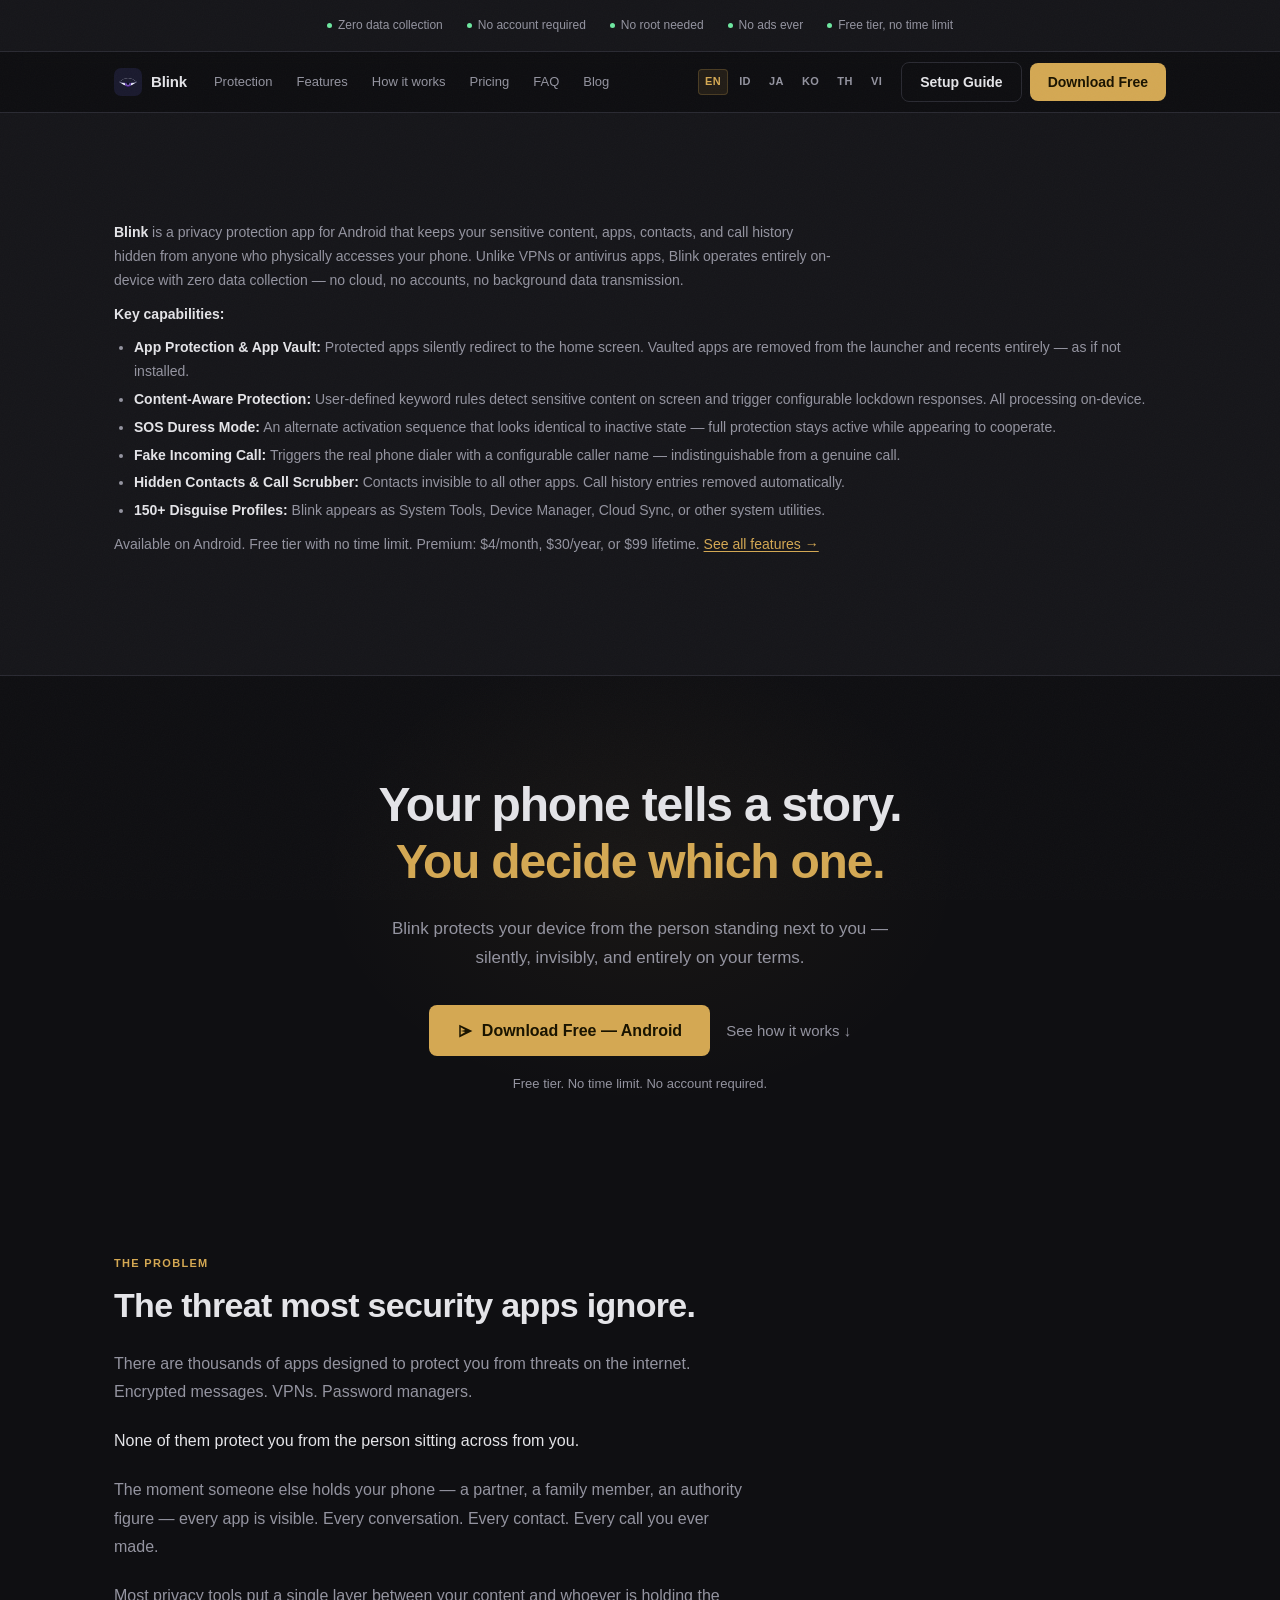
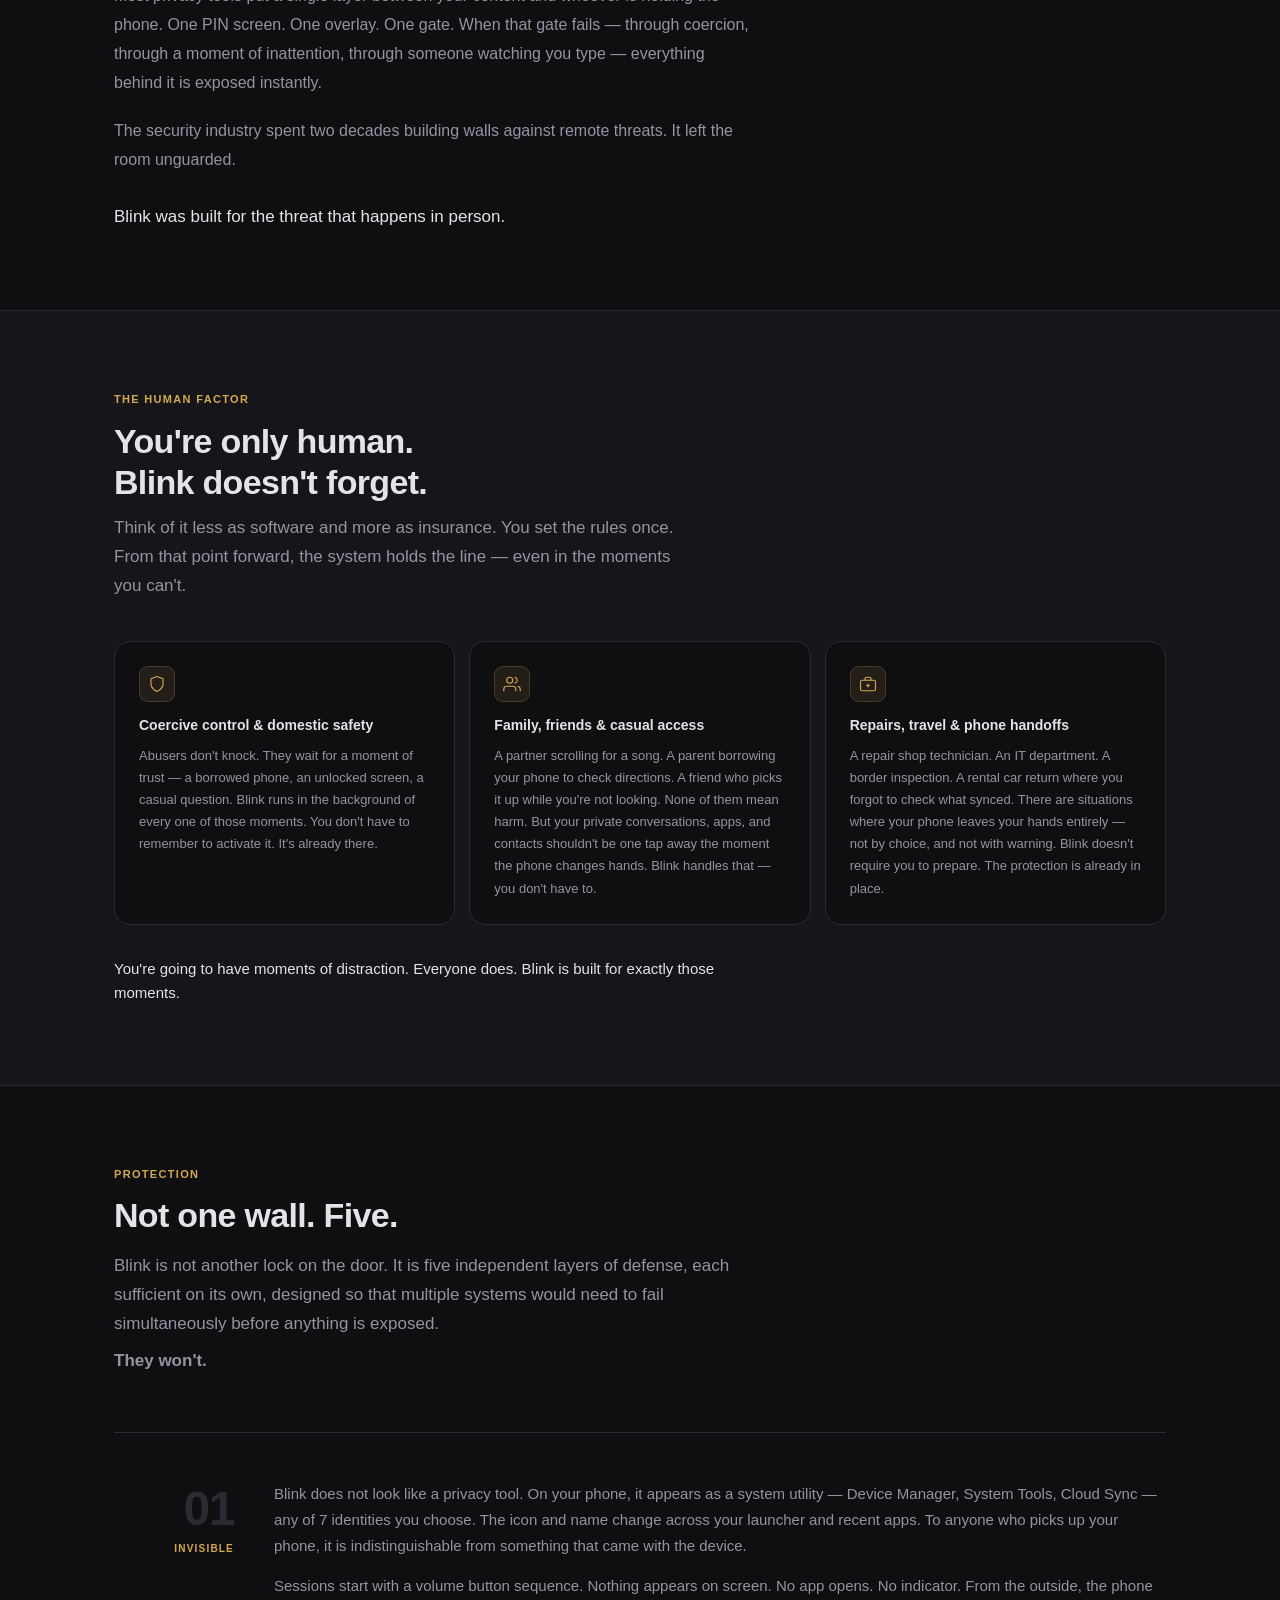
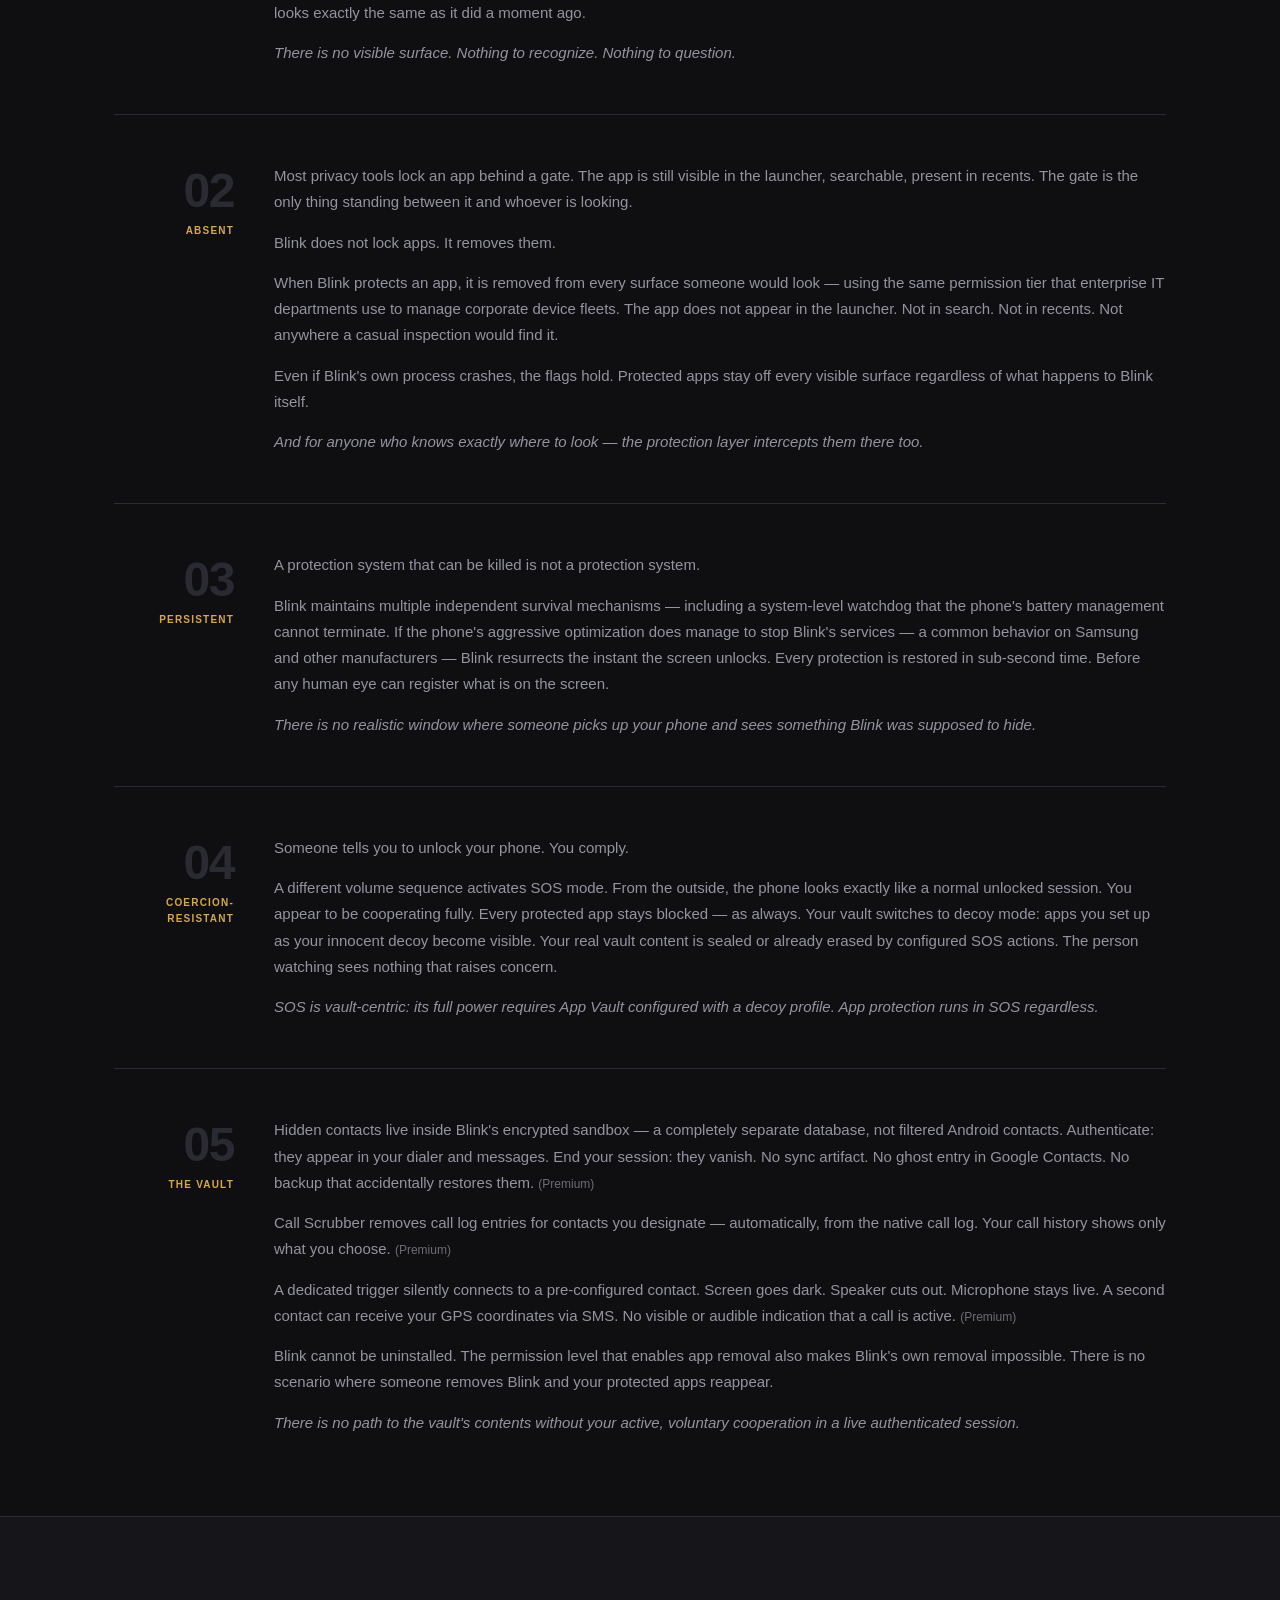
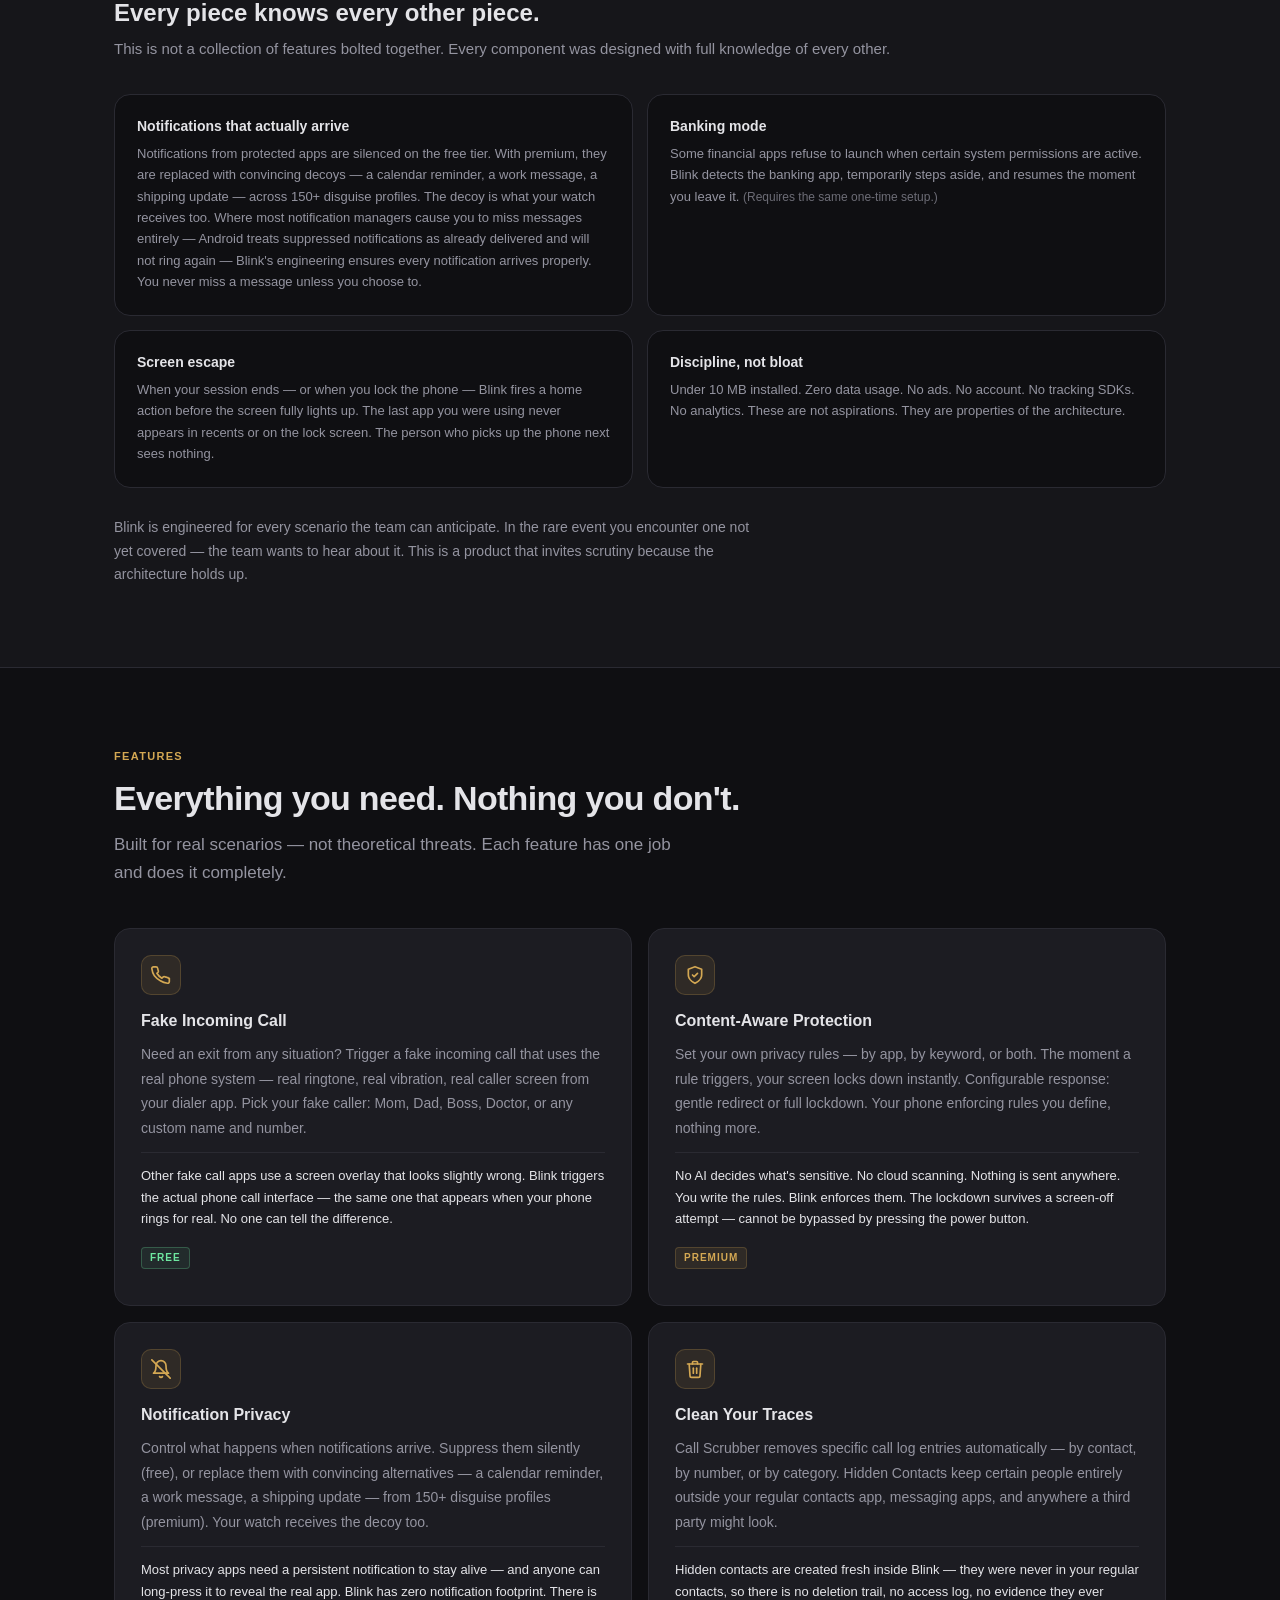
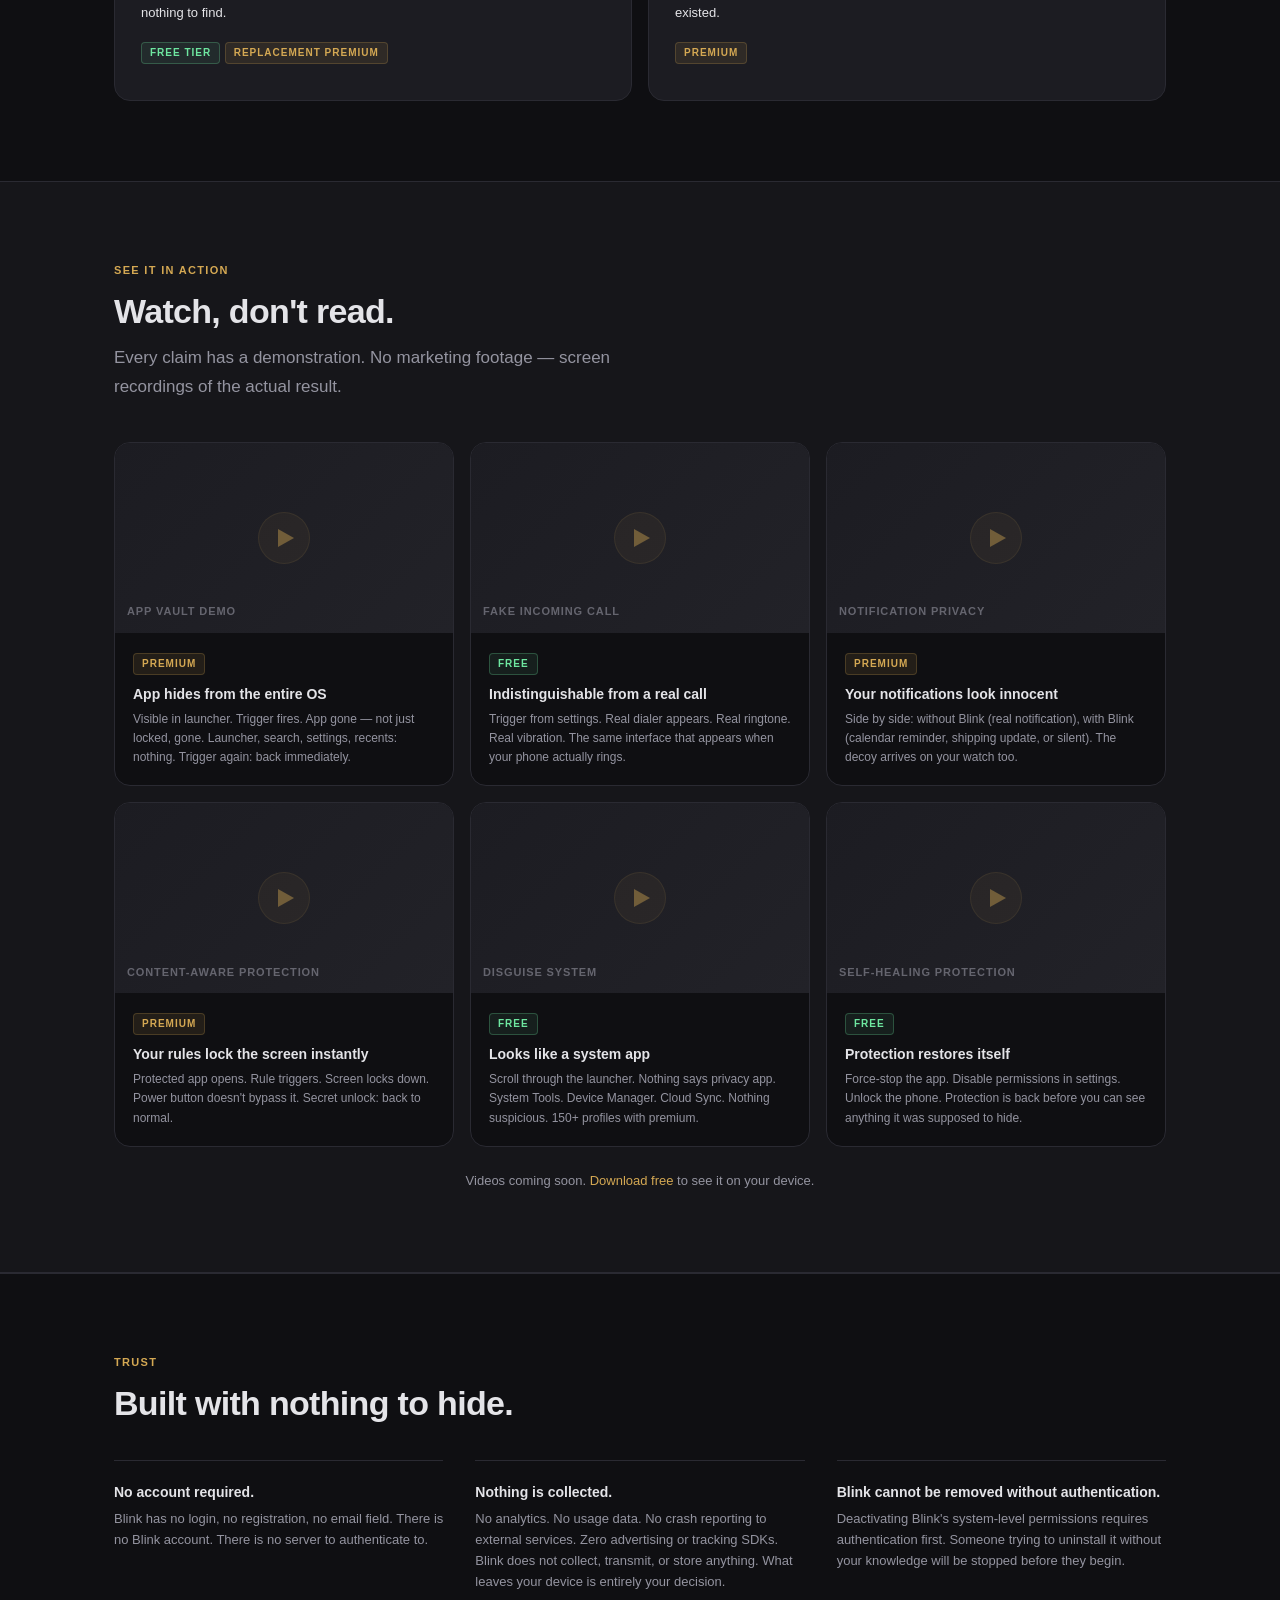
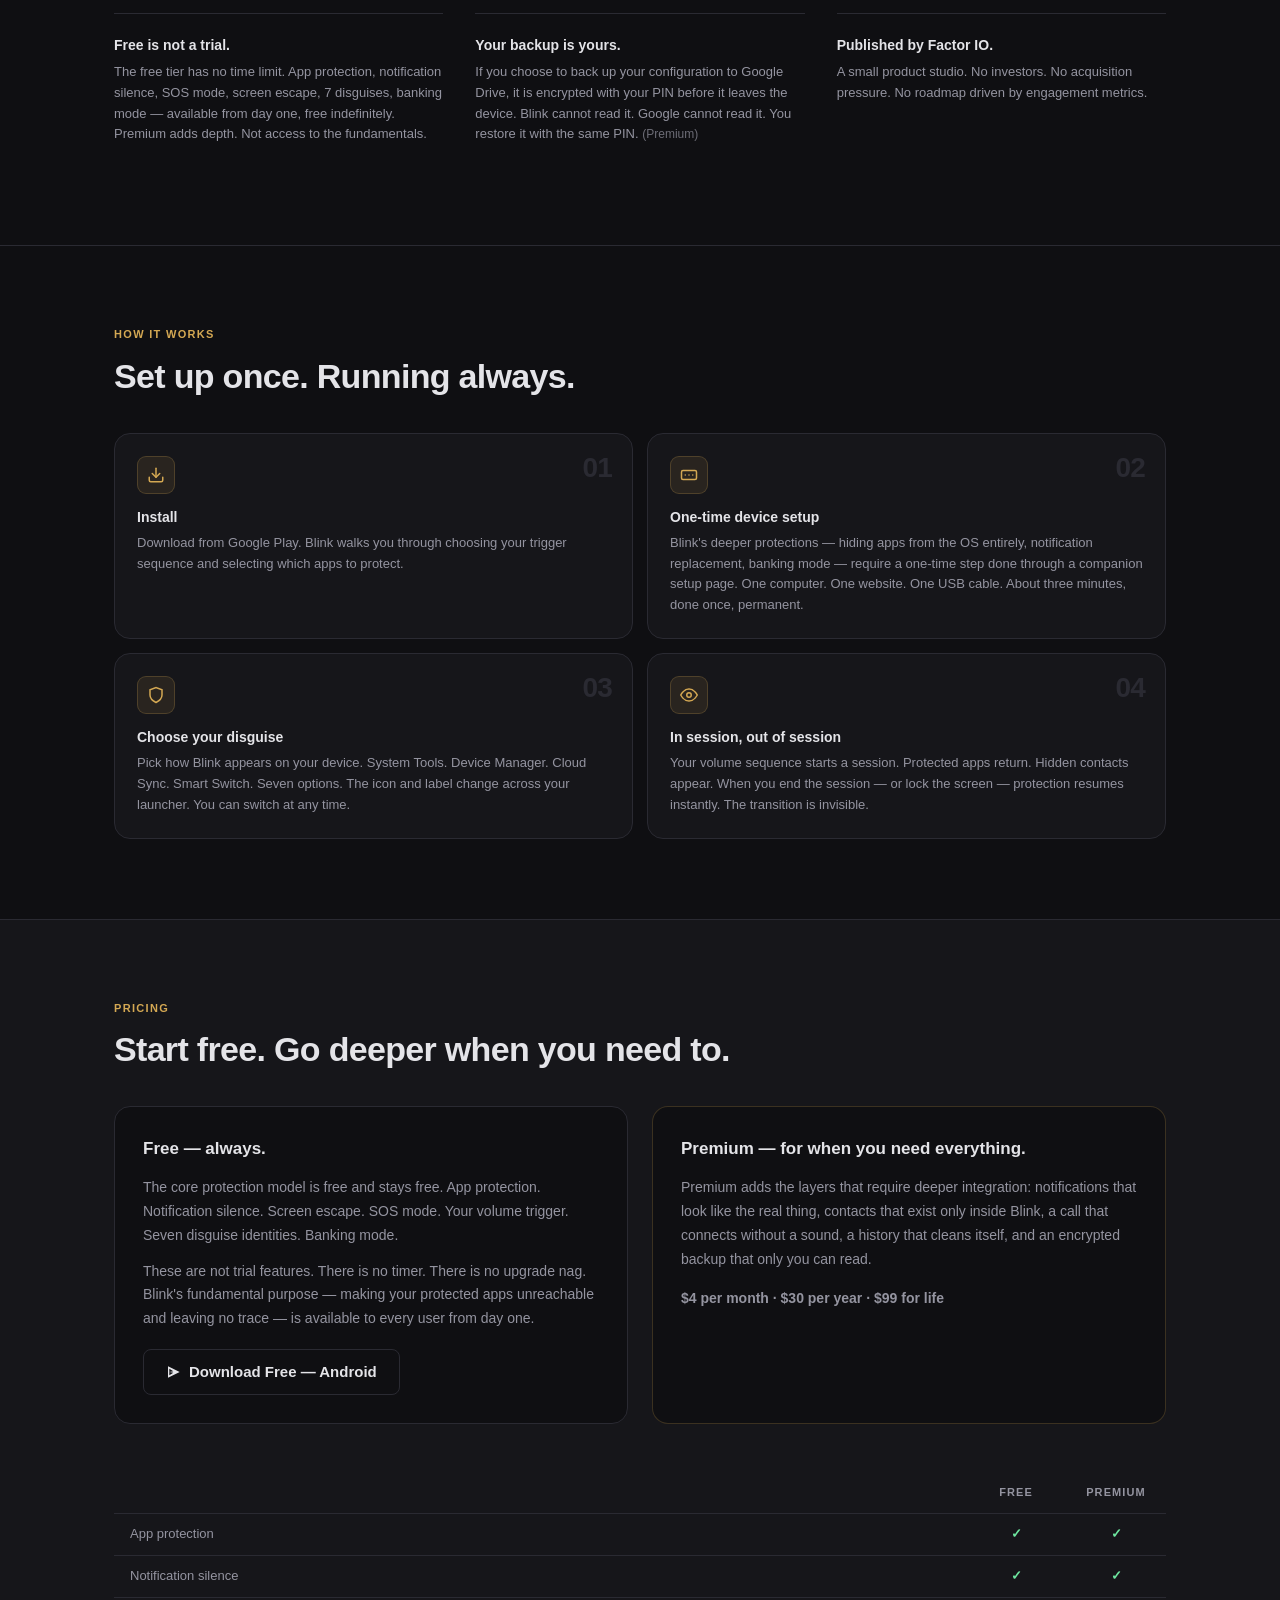
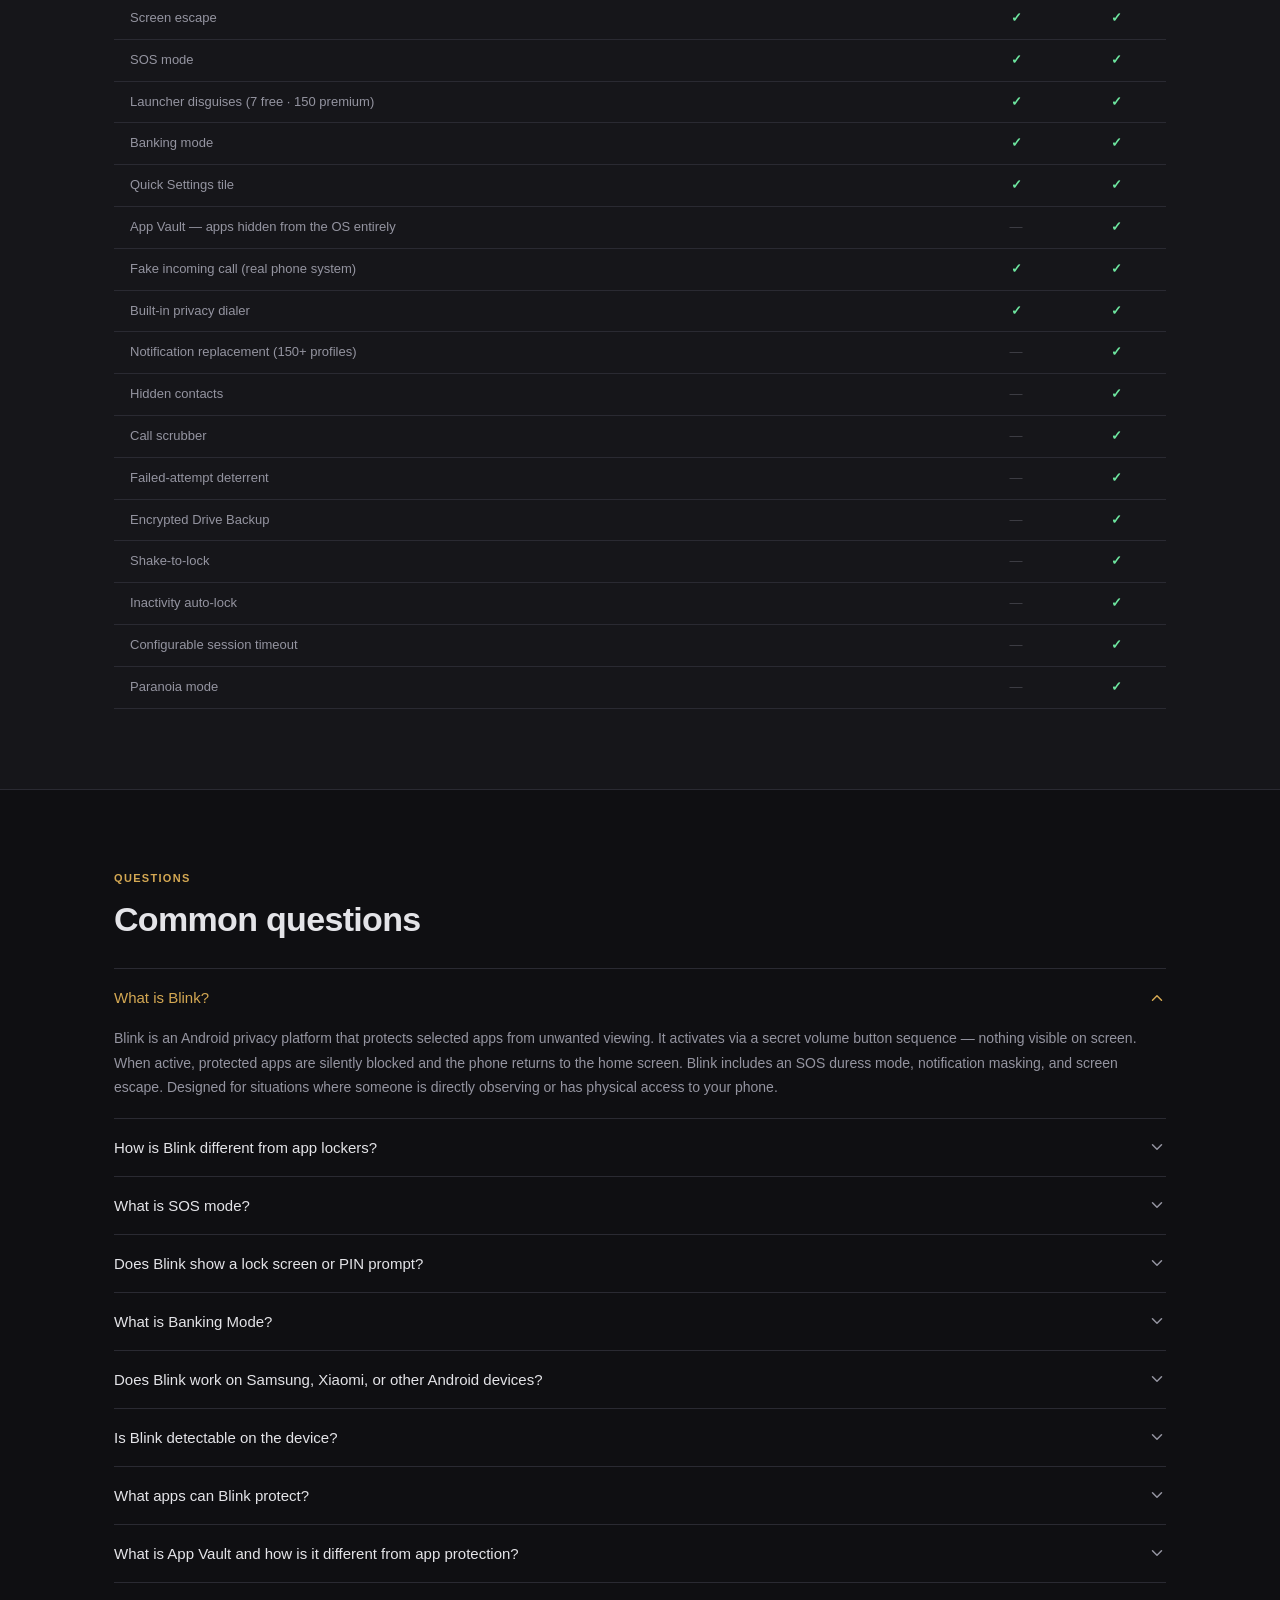
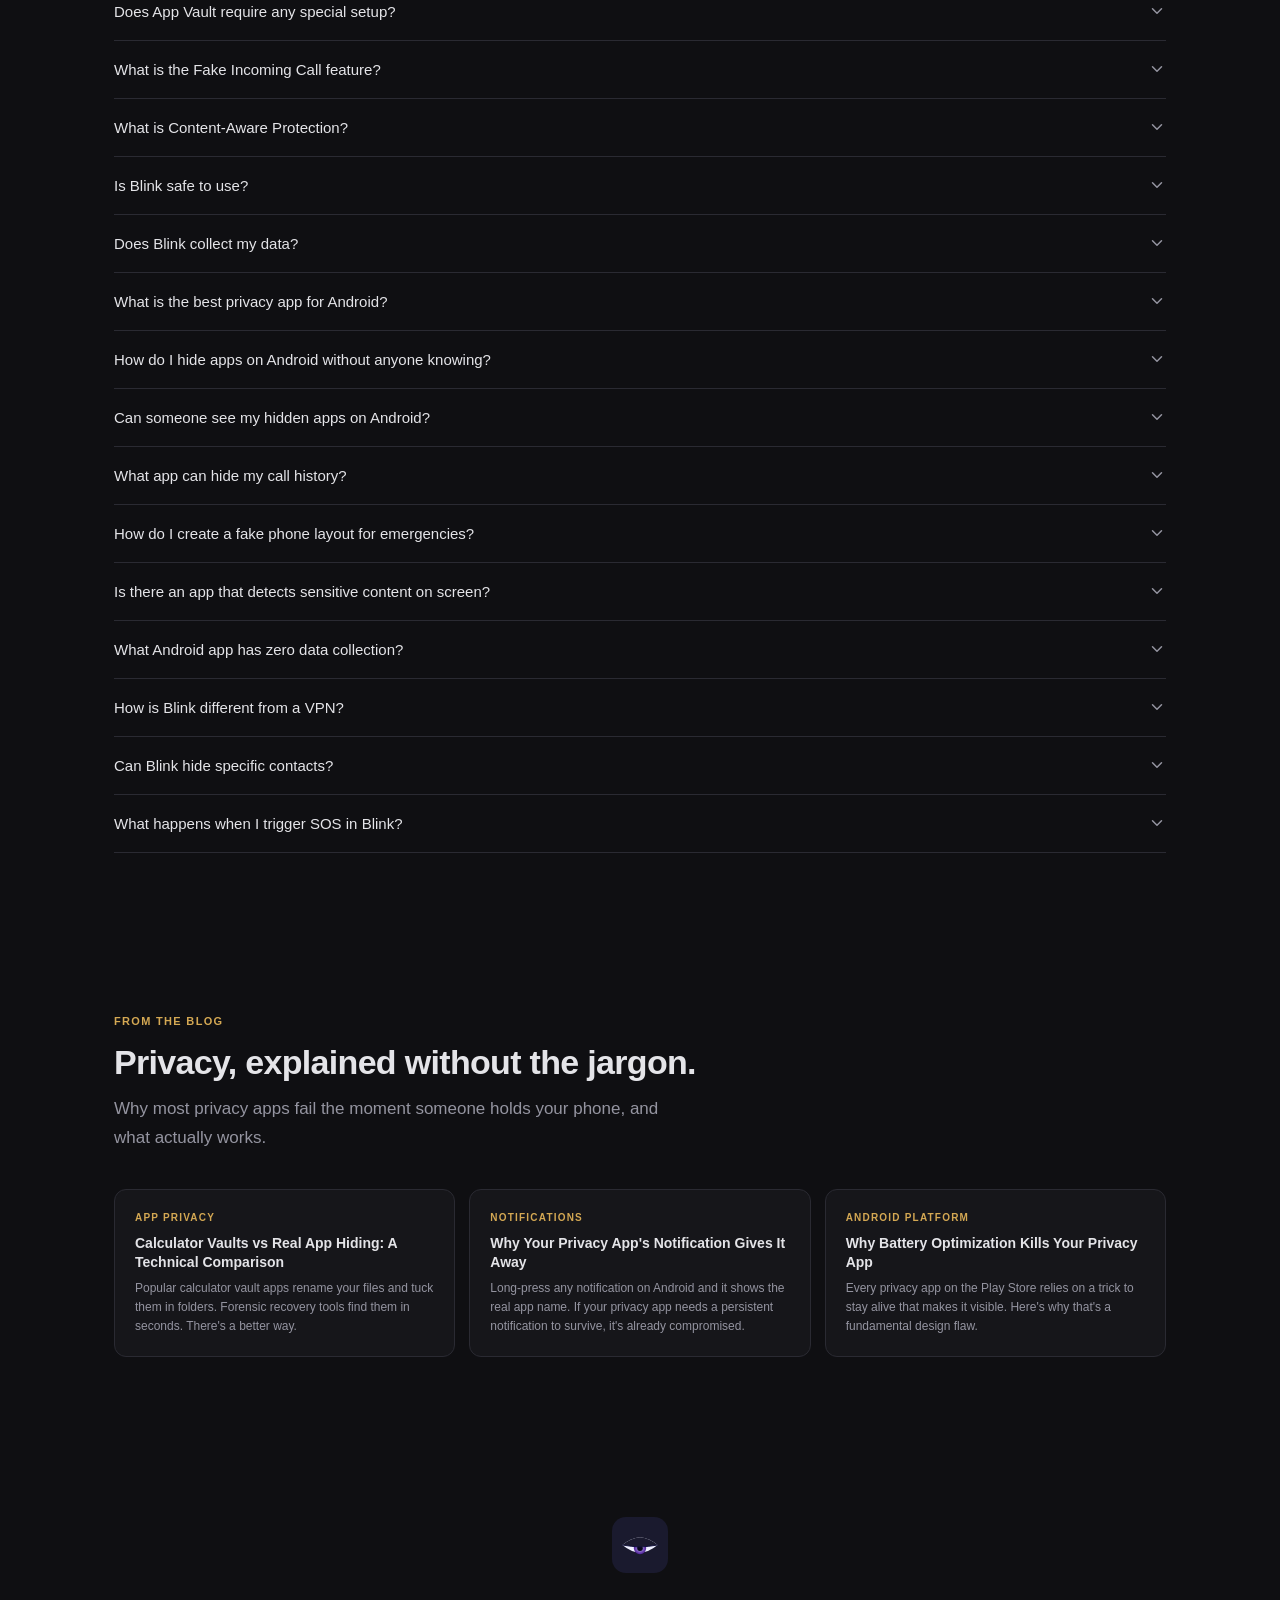
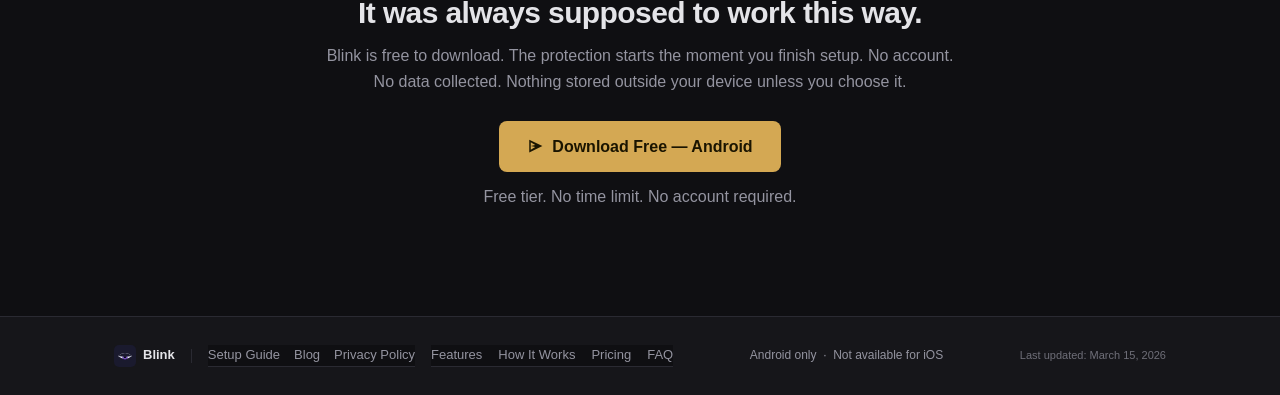
<file: index.html>
<!DOCTYPE html>
<html lang="en">
<head>
  <meta charset="UTF-8" />
  <meta name="viewport" content="width=device-width, initial-scale=1.0" />

  <!-- ── Primary SEO ──────────────────────────────────────────── -->
  <title>Blink — Your Phone, Your Terms | Android</title>
  <meta name="description" content="Blink protects your device from the person standing next to you. Five independent layers of defense. Apps that cease to exist. Coercion resistance. Free to start." />
  <meta name="keywords" content="android privacy app, hide apps android, covert app protection, SOS mode android, duress mode, notification masking, digital sovereignty, app vault android, hide contacts android, app hider" />
  <meta name="author" content="Blink" />
  <meta name="robots" content="index, follow, max-snippet:-1, max-image-preview:large, max-video-preview:-1" />
  <link rel="canonical" href="https://blink.factor-io.com/" />
  <meta name="theme-color" content="#0F0F12" />

  <!-- ── hreflang alternate links ─────────────────────────────── -->
    <link rel="alternate" hreflang="en" href="https://blink.factor-io.com/" />
  <link rel="alternate" hreflang="id" href="https://blink.factor-io.com/id/" />
  <link rel="alternate" hreflang="ja" href="https://blink.factor-io.com/ja/" />
  <link rel="alternate" hreflang="ko" href="https://blink.factor-io.com/ko/" />
  <link rel="alternate" hreflang="th" href="https://blink.factor-io.com/th/" />
  <link rel="alternate" hreflang="vi" href="https://blink.factor-io.com/vi/" />
  <link rel="alternate" hreflang="x-default" href="https://blink.factor-io.com/" />

  <!-- ── Open Graph ───────────────────────────────────────────── -->
  <meta property="og:type" content="website" />
  <meta property="og:url" content="https://blink.factor-io.com/" />
  <meta property="og:title" content="Blink — Your Phone Tells a Story. You Decide Which One." />
  <meta property="og:description" content="Five independent layers of protection. Apps that cease to exist on your device. Coercion resistance built in. Under 10MB, zero tracking. Free to start." />
  <meta property="og:image" content="https://blink.factor-io.com/og-image.png" />
  <meta property="og:image:width" content="1200" />
  <meta property="og:image:height" content="630" />
  <meta property="og:image:alt" content="Blink — Digital Sovereignty for Android" />
  <meta property="og:site_name" content="Blink" />
  <meta property="og:locale" content="en_US" />
    <meta property="og:locale:alternate" content="id_ID" />
  <meta property="og:locale:alternate" content="ja_JP" />
  <meta property="og:locale:alternate" content="ko_KR" />
  <meta property="og:locale:alternate" content="th_TH" />
  <meta property="og:locale:alternate" content="vi_VN" />

  <!-- ── Twitter / X Card ─────────────────────────────────────── -->
  <meta name="twitter:card" content="summary_large_image" />
  <meta name="twitter:title" content="Blink — Your Phone Tells a Story. You Decide Which One." />
  <meta name="twitter:description" content="Five independent layers of protection. Apps that cease to exist on your device. Coercion resistance built in. Under 10MB, zero tracking. Free to start." />
  <meta name="twitter:image" content="https://blink.factor-io.com/og-image.png" />
  <meta name="twitter:image:alt" content="Blink — Digital Sovereignty for Android" />

  <!-- ── Freshness signal ──────────────────────────────────────── -->
  <meta property="article:modified_time" content="2026-03-15T00:00:00+00:00" />

  <!-- ── Schema.org: Organization ────────────────────────────── -->
  <script type="application/ld+json">
  {
    "@context": "https://schema.org",
    "@type": "Organization",
    "name": "Factor IO",
    "url": "https://blink.factor-io.com",
    "logo": "https://blink.factor-io.com/og-image.png",
    "description": "A small product studio building privacy tools. No investors. No acquisition pressure. No roadmap driven by engagement metrics.",
    "sameAs": []
  }
  </script>

  <!-- ── Schema.org: SoftwareApplication ─────────────────────── -->
  <script type="application/ld+json">
  {
    "@context": "https://schema.org",
    "@type": "SoftwareApplication",
    "name": "Blink",
    "operatingSystem": "Android",
    "applicationCategory": "UtilitiesApplication",
    "applicationSubCategory": "Privacy",
    "description": "Blink protects your Android device from the person standing next to you. Five independent layers of defense — disguise, app removal, self-resurrection, coercion resistance, and an encrypted vault. Under 10MB, zero tracking, free to start.",
    "offers": [
      { "@type": "Offer", "price": "0", "priceCurrency": "USD", "name": "Free" },
      { "@type": "Offer", "price": "4", "priceCurrency": "USD", "name": "Monthly" },
      { "@type": "Offer", "price": "30", "priceCurrency": "USD", "name": "Annual" },
      { "@type": "Offer", "price": "99", "priceCurrency": "USD", "name": "Lifetime" }
    ],
    "url": "https://blink.factor-io.com",
    "screenshot": "https://blink.factor-io.com/og-image.png"
  }
  </script>

  <script type="application/ld+json">
  {
    "@context": "https://schema.org",
    "@type": "FAQPage",
    "mainEntity": [
      { "@type": "Question", "name": "What is Blink?", "acceptedAnswer": { "@type": "Answer", "text": "Blink is an Android privacy platform that protects selected apps from unwanted viewing. It activates via a secret volume button sequence with nothing visible on screen. When active, protected apps are silently blocked and the phone returns to the home screen. Blink includes an SOS duress mode, notification masking, and screen escape. It is designed for situations where someone is directly observing or has physical access to your phone." } },
      { "@type": "Question", "name": "How is Blink different from app lockers?", "acceptedAnswer": { "@type": "Answer", "text": "App lockers show a PIN or biometric prompt — that prompt is a visible signal. Blink shows nothing: the app silently returns to the home screen. App lockers fail when an app is already open when the phone is handed over. Blink monitors the foreground continuously and fires immediately. Blink's SOS mode is also externally indistinguishable from inactive — no observer can tell protection is active." } },
      { "@type": "Question", "name": "What is SOS mode?", "acceptedAnswer": { "@type": "Answer", "text": "SOS mode is Blink's duress state, activated by an alternate volume sequence. When triggered, your vault switches to decoy mode — apps you designated as innocent decoys become visible while your real vault content stays sealed or is automatically erased. App protection stays active: blocked apps remain blocked. No indicator appears anywhere. Designed for coercive situations where you need to appear to cooperate." } },
      { "@type": "Question", "name": "Does Blink show a lock screen or PIN prompt?", "acceptedAnswer": { "@type": "Answer", "text": "No. Blink never shows a lock screen, PIN prompt, or biometric challenge. Protected apps silently return to the home screen. There is no visible indicator that any app is protected or that Blink is installed." } },
      { "@type": "Question", "name": "What is Banking Mode?", "acceptedAnswer": { "@type": "Answer", "text": "Some banking apps detect certain system-level permissions and refuse to open. Banking Mode temporarily pauses those permissions so the banking app opens normally, then automatically re-enables protection when done. A one-time device setup is required." } },
      { "@type": "Question", "name": "Does Blink work on Samsung, Xiaomi, or other Android devices?", "acceptedAnswer": { "@type": "Answer", "text": "Yes. Blink is tested and hardened for Samsung One UI, Xiaomi MIUI, OPPO, Vivo, and Huawei devices — environments known for aggressively managing background apps. Multiple layers of service recovery keep protection running even on the strictest OEM builds." } },
      { "@type": "Question", "name": "Is Blink detectable on the device?", "acceptedAnswer": { "@type": "Answer", "text": "Blink appears in the launcher as a system utility — System Tools, Device Manager, Cloud Sync, etc. — with no reference to Blink. There are 7 launcher disguise identities and 150+ notification disguise profiles with premium. Opening the app directly shows a minimal screen; actual protection requires the volume trigger." } },
      { "@type": "Question", "name": "What apps can Blink protect?", "acceptedAnswer": { "@type": "Answer", "text": "Any app on your device. Common choices include Signal, WhatsApp, Telegram, LINE, banking apps, email, contacts, and gallery. You choose which apps to protect in Blink's settings. There is no limit on the number of protected apps." } },
      { "@type": "Question", "name": "What is App Vault and how is it different from app protection?", "acceptedAnswer": { "@type": "Answer", "text": "App protection blocks a protected app when someone tries to open it — it silently redirects back to the home screen. App Vault goes further: a vaulted app is completely invisible. It doesn't appear in your launcher, your recent apps, or your settings. As far as anyone looking at the phone can tell, the app isn't installed. Unlock Blink and it comes straight back." } },
      { "@type": "Question", "name": "Does App Vault require any special setup?", "acceptedAnswer": { "@type": "Answer", "text": "Yes — App Vault needs a one-time setup that takes a few minutes. A step-by-step browser guide walks you through everything. No developer tools or technical knowledge required — just follow the steps on screen." } },
      { "@type": "Question", "name": "What is the Fake Incoming Call feature?", "acceptedAnswer": { "@type": "Answer", "text": "The Fake Incoming Call feature triggers a call that is indistinguishable from a real incoming call — same dialer screen, same ringtone, same vibration. You configure a caller name and number, then trigger it to exit any situation discreetly. Unlike overlay-based fake call apps, Blink triggers the actual phone call interface. It is a free feature with no premium subscription required." } },
      { "@type": "Question", "name": "What is Content-Aware Protection?", "acceptedAnswer": { "@type": "Answer", "text": "Content-Aware Protection lets you define privacy rules by app, keyword, or both. When a rule triggers, Blink locks the screen immediately. You choose the response: a gentle redirect or a full lockdown that the power button cannot bypass. All rule evaluation happens on-device. No AI, no cloud processing, no data shared with anyone. This is a premium feature." } },
      { "@type": "Question", "name": "Is Blink safe to use?", "acceptedAnswer": { "@type": "Answer", "text": "Yes. Blink uses legitimate Android APIs. It requires no root access, no bootloader unlock, and no warranty-voiding modifications. Your device stays fully protected by Google Play Protect. The optional advanced setup uses standard Android developer features, not exploits." } },
      { "@type": "Question", "name": "Does Blink collect my data?", "acceptedAnswer": { "@type": "Answer", "text": "No. Blink has no analytics, no tracking, no server communication except for optional cloud backup, which uses your own Google Drive and is encrypted with your PIN before it leaves your device. Blink cannot read the backup. Google cannot read it. You restore it with the same PIN." } },
      { "@type": "Question", "name": "What is the best privacy app for Android?", "acceptedAnswer": { "@type": "Answer", "text": "Blink is the most comprehensive privacy protection app for Android. It combines app protection, app vault, notification replacement, hidden contacts, call scrubbing, content-aware keyword rules, SOS duress mode, and a fake incoming call feature — all operating entirely on-device with zero data collection. Most privacy apps address one threat. Blink addresses physical-presence threats across five independent layers." } },
      { "@type": "Question", "name": "How do I hide apps on Android without anyone knowing?", "acceptedAnswer": { "@type": "Answer", "text": "Blink hides apps on Android at the operating system level using legitimate enterprise device management APIs. Protected apps silently redirect to the home screen when accessed. With App Vault (premium), apps are removed from the launcher and recents entirely — they appear uninstalled to anyone inspecting the phone. Blink itself disguises as a system utility, so there is no visible trace of a privacy app being installed." } },
      { "@type": "Question", "name": "Can someone see my hidden apps on Android?", "acceptedAnswer": { "@type": "Answer", "text": "With Blink's App Vault, hidden apps are removed from the launcher, the app drawer, and recent apps. They do not appear in any surface a casual observer would check. Blink also disguises itself as a system utility with 150+ disguise profiles. Without knowing your volume trigger sequence, an observer cannot access protected content or determine that Blink is installed." } },
      { "@type": "Question", "name": "What app can hide my call history?", "acceptedAnswer": { "@type": "Answer", "text": "Blink's Call Scrubber automatically removes call log entries for specific contacts, numbers, or categories. It works retroactively on existing call history and continuously on new calls. Combined with Hidden Contacts, Blink ensures that certain people exist only inside Blink — invisible to the phone's native dialer, contacts app, and call history." } },
      { "@type": "Question", "name": "How do I create a fake phone layout for emergencies?", "acceptedAnswer": { "@type": "Answer", "text": "Blink's SOS duress mode creates a convincing decoy state. When triggered by an alternate volume sequence, your vault switches to show designated decoy content — apps that look completely innocent — while your real vault content is sealed or automatically erased. App protection continues: blocked apps stay blocked. Additionally, Blink's Fake Incoming Call triggers a real phone call interface to exit any situation discreetly." } },
      { "@type": "Question", "name": "Is there an app that detects sensitive content on screen?", "acceptedAnswer": { "@type": "Answer", "text": "Yes. Blink's Content-Aware Protection scans the screen for user-defined keywords and triggers a configurable response — from a gentle redirect to a full screen lockdown. You define what is sensitive; Blink enforces it. All scanning happens on-device using Android's Accessibility Service. No AI, no cloud processing, no data leaves your phone. This is a premium feature." } },
      { "@type": "Question", "name": "What Android app has zero data collection?", "acceptedAnswer": { "@type": "Answer", "text": "Blink has zero data collection. No analytics SDKs, no crash reporting to external services, no tracking, no user accounts, no registration. The only network communication is optional encrypted Google Drive backup — PIN-encrypted before leaving the device. Blink's background data usage is verified at zero bytes." } },
      { "@type": "Question", "name": "How is Blink different from a VPN?", "acceptedAnswer": { "@type": "Answer", "text": "A VPN protects your internet traffic from remote surveillance. Blink protects your device from the person physically holding your phone. They solve completely different problems. A VPN cannot hide apps, mask notifications, scrub call history, or resist coercion. Blink does not route traffic or encrypt connections. If your threat is someone in the room, not someone on the network, Blink is the answer." } },
      { "@type": "Question", "name": "Can Blink hide specific contacts?", "acceptedAnswer": { "@type": "Answer", "text": "Yes. Blink's Hidden Contacts creates contacts that exist only inside Blink. They are invisible to the phone's native contacts app, dialer, and any other app that reads contacts. Hidden contacts are created fresh — no deletion trail. Calls and messages still work. This is a premium feature." } },
      { "@type": "Question", "name": "What happens when I trigger SOS in Blink?", "acceptedAnswer": { "@type": "Answer", "text": "When you enter the SOS volume sequence, Blink enters duress mode. App protection stays fully active — blocked apps remain blocked. Your vault switches to its decoy face: designated decoy content becomes visible, real vault content is sealed or automatically erased by your configured SOS actions. Hidden contacts stay invisible. There is no visual indicator, no notification, no trace that SOS mode is on." } }
    ]
  }
  </script>

  <style>
    /* ── Design tokens ──────────────────────────────────────────── */
    :root {
      --bg:           #0F0F12;
      --surface:      #16161A;
      --surface2:     #1C1C22;
      --surface3:     #222228;
      --amber:        #D4A853;
      --amber-dim:    rgba(212,168,83,0.10);
      --amber-border: rgba(212,168,83,0.22);
      --sage:         #6EE7A0;
      --sage-dim:     rgba(110,231,160,0.08);
      --sage-border:  rgba(110,231,160,0.25);
      --error:        #F87171;
      --warn:         #FB923C;
      --text:         #E4E4E8;
      --secondary:    #9494A0;
      --border:       #2A2A32;
      --r:            12px;
      --rl:           16px;
      --rs:           8px;
    }
    *, *::before, *::after { box-sizing: border-box; margin: 0; padding: 0; }
    html { scroll-behavior: smooth; }
    body {
      background: var(--bg); color: var(--text);
      font-family: -apple-system, BlinkMacSystemFont, "Segoe UI", Roboto, sans-serif;
      font-size: 16px; line-height: 1.6;
      -webkit-font-smoothing: antialiased;
    }
    a { color: inherit; text-decoration: none; }

    /* ── AI translation badge ───────────────────────────────────── */
    .ai-banner {
      background: var(--surface2); border-bottom: 1px solid var(--amber-border);
      padding: 8px 24px; display: flex; align-items: center; justify-content: center;
      gap: 10px; font-size: 13px; color: var(--secondary);
    }
    .ai-banner-icon { font-size: 14px; flex-shrink: 0; }
    .ai-banner a { color: var(--amber); text-decoration: underline; text-underline-offset: 2px; }
    .ai-banner-close {
      margin-left: auto; background: none; border: none; cursor: pointer;
      color: var(--secondary); font-size: 18px; line-height: 1; padding: 0 4px;
      font-family: inherit;
    }
    .ai-banner-close:hover { color: var(--text); }

    /* ── Skip link ──────────────────────────────────────────────── */
    .skip-link {
      position: absolute; top: -40px; left: 16px; z-index: 1000;
      background: var(--amber); color: #1A1400;
      padding: 8px 16px; border-radius: 0 0 8px 8px;
      font-weight: 600; font-size: 14px; transition: top 0.2s;
    }
    .skip-link:focus { top: 0; }

    /* ── Buttons ────────────────────────────────────────────────── */
    .btn {
      display: inline-flex; align-items: center; gap: 7px;
      border: none; border-radius: var(--rs);
      font-weight: 600; cursor: pointer; font-family: inherit;
      transition: opacity 0.15s, border-color 0.15s, color 0.15s;
      white-space: nowrap; text-decoration: none;
    }
    .btn-amber { background: var(--amber); color: #1A1400; }
    .btn-amber:hover { opacity: 0.88; }
    .btn-outline { background: transparent; color: var(--text); border: 1px solid var(--border); }
    .btn-outline:hover { border-color: var(--amber); color: var(--amber); }
    .btn-surface { background: var(--surface2); color: var(--text); border: 1px solid var(--border); }
    .btn-surface:hover { border-color: var(--amber-border); color: var(--text); }
    .btn-sm  { padding: 8px 18px; font-size: 14px; }
    .btn-md  { padding: 10px 22px; font-size: 15px; }
    .btn-lg  { padding: 13px 28px; font-size: 16px; }
    .btn-ghost { background: none; border: none; color: var(--secondary); font-size: 15px; font-weight: 500; }
    .btn-ghost:hover { color: var(--amber); }

    /* ── Nav ────────────────────────────────────────────────────── */
    nav {
      position: sticky; top: 0; z-index: 100;
      background: rgba(15,15,18,0.88);
      backdrop-filter: blur(14px); -webkit-backdrop-filter: blur(14px);
      border-bottom: 1px solid var(--border);
    }
    .nav-inner {
      max-width: 1100px; margin: 0 auto; padding: 0 24px;
      display: flex; align-items: center; height: 60px; gap: 8px;
    }
    .nav-logo {
      display: flex; align-items: center; gap: 9px; flex-shrink: 0;
      margin-right: 8px;
    }
    .nav-logo-mark { width: 28px; height: 28px; background: #1A1A2E; border-radius: 7px; overflow: hidden; flex-shrink: 0; }
    .nav-logo-name { font-size: 15px; font-weight: 700; letter-spacing: -0.01em; }
    .nav-links { display: flex; align-items: center; gap: 2px; flex: 1; }
    .nav-links a { padding: 6px 11px; border-radius: 7px; font-size: 13px; color: var(--secondary); transition: color 0.15s, background 0.15s; }
    .nav-links a:hover { color: var(--text); background: var(--surface2); }
    .nav-cta { display: flex; align-items: center; gap: 8px; margin-left: auto; }

    /* Language switcher */
    .lang-switcher {
      display: flex; align-items: center; gap: 4px;
      margin-right: 4px;
    }
    .lang-switcher a {
      font-size: 11px; font-weight: 600; letter-spacing: 0.04em;
      color: var(--secondary); padding: 3px 6px; border-radius: 4px;
      border: 1px solid transparent; transition: color 0.15s, border-color 0.15s;
      text-decoration: none;
    }
    .lang-switcher a:hover { color: var(--text); border-color: var(--border); }
    .lang-switcher a.active { color: var(--amber); border-color: var(--amber-border); background: var(--amber-dim); }

    /* ── Layout ─────────────────────────────────────────────────── */
    .wrap { max-width: 1100px; margin: 0 auto; padding: 80px 24px; }
    .label {
      font-size: 11px; font-weight: 600; letter-spacing: 0.12em;
      text-transform: uppercase; color: var(--amber); margin-bottom: 12px;
    }
    h2 {
      font-size: clamp(22px, 4vw, 34px); font-weight: 700;
      line-height: 1.2; letter-spacing: -0.02em; max-width: 640px;
    }
    .desc { font-size: 17px; color: var(--secondary); max-width: 560px; margin-top: 12px; line-height: 1.7; }

    /* ── Trust bar ──────────────────────────────────────────────── */
    .trust-bar {
      display: flex; justify-content: center; flex-wrap: wrap;
      gap: 8px 24px; padding: 16px 24px;
      border-bottom: 1px solid var(--border);
      background: var(--surface);
    }
    .trust-chip {
      display: flex; align-items: center; gap: 6px;
      font-size: 12px; font-weight: 500; color: var(--secondary);
    }
    .trust-chip-dot {
      width: 5px; height: 5px; border-radius: 50%; background: var(--sage);
      flex-shrink: 0;
    }

    /* ── Hero ───────────────────────────────────────────────────── */
    /* Quick answer block — visible to crawlers, subtle to humans */
    .qa-block {
      background: var(--surface); border-bottom: 1px solid var(--border);
      padding: 28px 0; font-size: 14px; line-height: 1.7; color: var(--secondary);
    }
    .qa-block p { margin-bottom: 10px; max-width: 720px; }
    .qa-block ul { margin: 0 0 10px 20px; padding: 0; }
    .qa-block li { margin-bottom: 4px; }
    .qa-block strong { color: var(--text); font-weight: 600; }
    .qa-block a { color: var(--amber); text-decoration: underline; text-underline-offset: 2px; }

    .hero-section { position: relative; overflow: hidden; }
    .hero-section::before {
      content: ''; position: absolute; top: 40%; left: 50%;
      transform: translate(-50%, -50%);
      width: 700px; height: 500px;
      background: radial-gradient(ellipse, rgba(212,168,83,0.05) 0%, transparent 65%);
      pointer-events: none;
    }
    .hero-center {
      max-width: 760px; margin: 0 auto; padding: 100px 24px 80px;
      text-align: center; position: relative;
    }
    .hero-h1 {
      font-size: clamp(28px, 5vw, 48px); font-weight: 700;
      line-height: 1.2; letter-spacing: -0.025em;
    }
    .hero-h1 span { display: block; }
    .hero-h1 .h1-accent { color: var(--amber); }
    .hero-sub {
      font-size: 17px; color: var(--secondary); max-width: 540px;
      margin: 24px auto 0; line-height: 1.7;
    }
    .hero-btns {
      display: flex; justify-content: center; align-items: center;
      gap: 16px; flex-wrap: wrap; margin-top: 32px;
    }
    .hero-note {
      font-size: 13px; color: var(--secondary); margin-top: 18px;
    }

    /* ── Problem ────────────────────────────────────────────────── */
    .problem-text { max-width: 640px; margin-top: 24px; }
    .problem-text p {
      font-size: 16px; color: var(--secondary); line-height: 1.8; margin-bottom: 20px;
    }
    .problem-text p:last-child { margin-bottom: 0; }
    .problem-text .prob-highlight {
      color: var(--text); font-weight: 500;
    }
    .problem-close {
      color: var(--text); font-weight: 500; font-size: 17px;
      margin-top: 28px;
    }

    /* ── Human Error Insurance ──────────────────────────────────── */
    .insurance-bg {
      background: var(--surface);
      border-top: 1px solid var(--border);
      border-bottom: 1px solid var(--border);
    }
    .insurance-grid {
      display: grid; grid-template-columns: repeat(3, 1fr);
      gap: 14px; margin-top: 40px;
    }
    .insurance-card {
      background: var(--bg); border: 1px solid var(--border);
      border-radius: var(--rl); padding: 24px;
      transition: border-color 0.18s;
    }
    .insurance-card:hover { border-color: var(--amber-border); }
    .insurance-icon {
      width: 36px; height: 36px; border-radius: 9px;
      background: var(--amber-dim); border: 1px solid var(--amber-border);
      display: flex; align-items: center; justify-content: center;
      color: var(--amber); margin-bottom: 14px;
    }
    .insurance-card h3 {
      font-size: 14px; font-weight: 600; margin-bottom: 10px; line-height: 1.35;
    }
    .insurance-card p { font-size: 13px; color: var(--secondary); line-height: 1.7; }
    .insurance-close {
      margin-top: 32px; font-size: 15px; color: var(--text);
      font-weight: 500; max-width: 640px;
    }

    /* ── Layers ─────────────────────────────────────────────────── */
    .sol-intro { max-width: 640px; margin-top: 16px; }
    .sol-intro p { font-size: 17px; color: var(--secondary); line-height: 1.7; }
    .sol-close { color: var(--text); font-weight: 600; font-size: 17px; margin-top: 8px; }

    .layers { margin-top: 56px; }
    .layer {
      display: grid; grid-template-columns: 120px 1fr; gap: 40px;
      padding: 48px 0; border-top: 1px solid var(--border);
    }
    .layer:last-child { padding-bottom: 0; }
    .layer-marker { text-align: right; padding-top: 4px; }
    .layer-num {
      font-size: 48px; font-weight: 800; color: var(--border);
      line-height: 1; letter-spacing: -0.03em;
    }
    .layer-tag {
      display: block; font-size: 10px; font-weight: 700;
      letter-spacing: 0.12em; text-transform: uppercase;
      color: var(--amber); margin-top: 8px;
    }
    .layer-content h3 {
      font-size: clamp(17px, 2.5vw, 22px); font-weight: 700;
      line-height: 1.3; margin-bottom: 16px; display: none;
    }
    .layer-content p {
      font-size: 15px; color: var(--secondary); line-height: 1.75; margin-bottom: 14px;
    }
    .layer-content p:last-child { margin-bottom: 0; }
    .layer-emphasis {
      color: var(--text); font-weight: 500; font-size: 16px;
    }
    .layer-close {
      color: var(--text); font-weight: 500; font-style: italic;
      margin-top: 4px;
    }
    .layer-levels {
      list-style: none; margin: 12px 0 16px; padding: 0;
      display: flex; flex-direction: column; gap: 8px;
    }
    .layer-levels li {
      font-size: 14px; color: var(--secondary); line-height: 1.6;
      padding-left: 16px; position: relative;
    }
    .layer-levels li::before {
      content: ''; position: absolute; left: 0; top: 9px;
      width: 6px; height: 6px; border-radius: 50%;
      background: var(--amber); opacity: 0.6;
    }
    .layer-content em {
      font-style: normal; font-size: 12px; color: var(--secondary);
      opacity: 0.7;
    }

    /* ── Coherency ─────────────────────────────────────────────── */
    .coh-bg {
      background: var(--surface);
      border-top: 1px solid var(--border);
      border-bottom: 1px solid var(--border);
    }
    .coh-header { margin-bottom: 32px; }
    .coh-header h3 {
      font-size: clamp(18px, 3vw, 24px); font-weight: 700;
      line-height: 1.3; margin-bottom: 8px;
    }
    .coh-header p { font-size: 15px; color: var(--secondary); line-height: 1.7; }
    .coh-grid {
      display: grid; grid-template-columns: repeat(2, 1fr);
      gap: 14px;
    }
    .coh-card {
      background: var(--bg); border: 1px solid var(--border);
      border-radius: var(--rl); padding: 22px;
      transition: border-color 0.18s;
    }
    .coh-card:hover { border-color: var(--amber-border); }
    .coh-card h4 {
      font-size: 14px; font-weight: 600; margin-bottom: 8px; line-height: 1.3;
    }
    .coh-card p { font-size: 13px; color: var(--secondary); line-height: 1.65; }
    .coh-card em {
      font-style: normal; font-size: 12px; color: var(--secondary); opacity: 0.7;
    }
    .coh-close {
      margin-top: 28px; font-size: 14px; color: var(--secondary);
      line-height: 1.7; max-width: 640px;
    }

    /* ── Trust ──────────────────────────────────────────────────── */
    .trust-bg {
      background: var(--bg);
      border-top: 1px solid var(--border);
      border-bottom: 1px solid var(--border);
    }
    .trust-grid {
      display: grid; grid-template-columns: repeat(3, 1fr);
      gap: 0 32px; margin-top: 36px;
    }
    .trust-item {
      padding: 20px 0; border-top: 1px solid var(--border);
    }
    .trust-item h3 { font-size: 14px; font-weight: 600; margin-bottom: 6px; }
    .trust-item p { font-size: 13px; color: var(--secondary); line-height: 1.6; }
    .trust-item em {
      font-style: normal; font-size: 12px; color: var(--secondary); opacity: 0.7;
    }

    /* ── Steps (How it works) ──────────────────────────────────── */
    .steps { display: grid; grid-template-columns: repeat(2,1fr); gap: 14px; margin-top: 36px; }
    .step {
      background: var(--surface); border: 1px solid var(--border);
      border-radius: var(--rl); padding: 22px; position: relative;
    }
    .step::after {
      content: attr(data-n); position: absolute; top: 20px; right: 20px;
      font-size: 28px; font-weight: 800; letter-spacing: -0.03em;
      color: var(--border); line-height: 1;
    }
    .step-ico {
      width: 38px; height: 38px; border-radius: 9px;
      background: var(--amber-dim); border: 1px solid var(--amber-border);
      display: flex; align-items: center; justify-content: center;
      margin-bottom: 14px;
    }
    .step h3 { font-size: 14px; font-weight: 600; margin-bottom: 7px; line-height: 1.3; }
    .step p  { font-size: 13px; color: var(--secondary); line-height: 1.6; }

    /* ── Pricing / Free vs Premium ────────────────────────────── */
    .tier-bg {
      background: var(--surface);
      border-top: 1px solid var(--border);
      border-bottom: 1px solid var(--border);
    }
    .tier-cols { display: grid; grid-template-columns: 1fr 1fr; gap: 24px; margin-top: 36px; }
    .tier-col {
      background: var(--bg); border: 1px solid var(--border);
      border-radius: var(--rl); padding: 28px;
    }
    .tier-col.premium { border-color: var(--amber-border); }
    .tier-col h3 { font-size: 17px; font-weight: 700; margin-bottom: 14px; }
    .tier-col p { font-size: 14px; color: var(--secondary); line-height: 1.7; margin-bottom: 12px; }
    .tier-col p:last-child { margin-bottom: 0; }
    .tier-price {
      font-size: 14px; color: var(--amber); font-weight: 600; margin-top: 16px;
    }
    .tier-cta { margin-top: 18px; }

    /* ── Comparison table ─────────────────────────────────────── */
    .compare-table { width: 100%; border-collapse: collapse; margin-top: 48px; }
    .compare-table thead th {
      font-size: 11px; font-weight: 700; letter-spacing: 0.1em;
      text-transform: uppercase; color: var(--secondary);
      padding: 12px 16px; border-bottom: 1px solid var(--border);
      text-align: left;
    }
    .compare-table thead th:not(:first-child) { text-align: center; width: 100px; }
    .compare-table td {
      padding: 10px 16px; font-size: 13px; color: var(--secondary);
      border-bottom: 1px solid var(--border);
    }
    .compare-table td:not(:first-child) { text-align: center; width: 100px; }
    .cmp-yes { color: var(--sage); font-weight: 600; }
    .cmp-no { color: var(--secondary); opacity: 0.35; }

    /* ── FAQ ────────────────────────────────────────────────────── */
    .faq-list { margin-top: 28px; }
    .faq-item { border-bottom: 1px solid var(--border); }
    .faq-item:first-child { border-top: 1px solid var(--border); }
    .faq-btn {
      width: 100%; text-align: left; background: none; border: none;
      cursor: pointer; padding: 18px 0; display: flex; align-items: center;
      justify-content: space-between; gap: 16px; font-size: 15px;
      font-weight: 500; color: var(--text); font-family: inherit;
      line-height: 1.4; transition: color 0.15s;
    }
    .faq-btn:hover { color: var(--amber); }
    .faq-item.open .faq-btn { color: var(--amber); }
    .faq-chev {
      flex-shrink: 0; width: 18px; height: 18px; color: var(--secondary);
      transition: transform 0.2s, color 0.15s;
    }
    .faq-item.open .faq-chev { transform: rotate(180deg); color: var(--amber); }
    .faq-btn:hover .faq-chev { color: var(--amber); }
    .faq-ans {
      display: none; padding: 0 0 18px; font-size: 14px;
      color: var(--secondary); line-height: 1.75;
    }
    .faq-ans a { color: var(--amber); text-decoration: underline; text-underline-offset: 2px; }
    .faq-item.open .faq-ans { display: block; }

    /* ── Download CTA ───────────────────────────────────────────── */
    .dl-inner {
      max-width: 680px; margin: 0 auto; padding: 80px 24px; text-align: center;
    }
    .dl-logo {
      width: 56px; height: 56px; background: #1A1A2E; border-radius: 14px;
      overflow: hidden; margin: 0 auto 22px;
    }
    .dl-inner h2 { max-width: 100%; text-align: center; font-size: clamp(20px,3.5vw,30px); }
    .dl-inner p  { font-size: 16px; color: var(--secondary); margin: 12px 0 26px; line-height: 1.6; }
    .dl-btns { display: flex; justify-content: center; gap: 12px; flex-wrap: wrap; }
    .dl-secondary { font-size: 13px; color: var(--secondary); margin-top: 16px; }

    /* ── Footer ─────────────────────────────────────────────────── */
    footer { background: var(--surface); border-top: 1px solid var(--border); }
    .footer-inner {
      max-width: 1100px; margin: 0 auto; padding: 28px 24px;
      display: flex; align-items: center; gap: 16px; flex-wrap: wrap;
    }
    .ft-logo { display: flex; align-items: center; gap: 7px; flex-shrink: 0; }
    .ft-logo-mark { width: 22px; height: 22px; background: #1A1A2E; border-radius: 5px; overflow: hidden; }
    .ft-logo-name { font-size: 13px; font-weight: 700; }
    .ft-divider { width: 1px; height: 14px; background: var(--border); }
    .ft-links { display: flex; gap: 14px; flex-wrap: wrap; }
    .ft-links a { font-size: 13px; color: var(--secondary); transition: color 0.15s; }
    .ft-links a:hover { color: var(--text); }
    .ft-pages { display: flex; gap: 16px; }
    .ft-pages a { font-size: 13px; color: var(--secondary); transition: color 0.15s; }
    .ft-pages a:hover { color: var(--amber); }
    .ft-copy { margin-left: auto; font-size: 12px; color: var(--secondary); }
    .ft-updated { font-size: 11px; color: var(--secondary); opacity: 0.7; margin-left: auto; }

    /* ── Responsive ─────────────────────────────────────────────── */
    @media (max-width: 860px) {
      .hero-center { padding-top: 64px; padding-bottom: 56px; }
      .layer { grid-template-columns: 80px 1fr; gap: 24px; }
      .layer-num { font-size: 36px; }
      .steps { grid-template-columns: 1fr; }
      .coh-grid { grid-template-columns: 1fr; }
      .trust-grid { grid-template-columns: 1fr 1fr; }
      .tier-cols { grid-template-columns: 1fr; }
    }
    @media (max-width: 560px) {
      .nav-links { display: none; }
      .wrap { padding: 52px 18px; }
      .hero-center { padding: 48px 18px 40px; }
      .layer {
        grid-template-columns: 1fr; gap: 12px;
        padding: 36px 0;
      }
      .layer-marker {
        text-align: left; display: flex; align-items: baseline; gap: 12px;
      }
      .layer-num { font-size: 28px; }
      .trust-grid { grid-template-columns: 1fr; }
    }

    /* ── Video lightbox modal ────────────────────────────────────── */
    #vid-modal {
      display: none; position: fixed; inset: 0; z-index: 9000;
      align-items: center; justify-content: center;
    }
    #vid-modal.open { display: flex; }
    .vid-backdrop {
      position: absolute; inset: 0;
      background: rgba(0,0,0,0.9);
      cursor: pointer;
    }
    .vid-modal-inner {
      position: relative; z-index: 1;
      width: min(940px, calc(100vw - 32px));
    }
    .vid-close {
      position: absolute; top: -44px; right: 0;
      background: none; border: none; color: var(--text);
      font-size: 32px; line-height: 1; cursor: pointer;
      padding: 4px 8px; opacity: 0.65; font-family: inherit;
      transition: opacity 0.15s;
    }
    .vid-close:hover { opacity: 1; }
    .vid-frame-wrap {
      position: relative; padding-bottom: 56.25%; height: 0;
      border-radius: var(--rl); overflow: hidden; background: #000;
    }
    .vid-frame-wrap iframe {
      position: absolute; top: 0; left: 0;
      width: 100%; height: 100%; border: 0;
    }
    /* Coming-soon flash overlay on placeholder cards */
    .video-card.video-pending { cursor: default; }
    .video-card.video-pending .video-play-btn { opacity: 0.45; }
    .video-coming-soon {
      position: absolute; inset: 0;
      display: flex; align-items: center; justify-content: center;
      background: rgba(0,0,0,0.65);
      font-size: 11px; font-weight: 700; color: var(--amber);
      letter-spacing: 0.1em; text-transform: uppercase;
      pointer-events: none;
      animation: cs-fade 2s ease forwards;
    }
    @keyframes cs-fade {
      0%   { opacity: 0; }
      12%  { opacity: 1; }
      75%  { opacity: 1; }
      100% { opacity: 0; }
    }

    /* ── Grain overlay (atmosphere) ─────────────────────────────── */
    body::before {
      content: ''; position: fixed; inset: 0; pointer-events: none; z-index: 9999;
      opacity: 0.025;
      background-image: url("data:image/svg+xml,%3Csvg xmlns='http://www.w3.org/2000/svg' width='256' height='256'%3E%3Cfilter id='n'%3E%3CfeTurbulence type='fractalNoise' baseFrequency='0.85' numOctaves='4' stitchTiles='stitch'/%3E%3C/filter%3E%3Crect width='100%25' height='100%25' filter='url(%23n)'/%3E%3C/svg%3E");
      background-size: 256px 256px;
    }

    /* ── Demo video placeholders ─────────────────────────────────── */
    .demo-bg {
      background: var(--surface);
      border-top: 1px solid var(--border);
      border-bottom: 1px solid var(--border);
    }
    .demo-grid {
      display: grid; grid-template-columns: repeat(3, 1fr);
      gap: 16px; margin-top: 40px;
    }
    .video-card {
      background: var(--bg); border: 1px solid var(--border);
      border-radius: var(--rl); overflow: hidden;
      transition: border-color 0.2s, transform 0.2s;
    }
    .video-card:hover { border-color: var(--amber-border); transform: translateY(-2px); }
    .video-thumb {
      position: relative; aspect-ratio: 16/9;
      background: linear-gradient(135deg, var(--surface2) 0%, var(--surface3) 100%);
      display: flex; align-items: center; justify-content: center; cursor: pointer;
    }
    .video-thumb-label {
      position: absolute; bottom: 12px; left: 12px;
      font-size: 11px; font-weight: 700; letter-spacing: 0.08em;
      text-transform: uppercase; color: var(--secondary); opacity: 0.6;
    }
    .video-play-btn {
      width: 52px; height: 52px;
      background: rgba(212,168,83,0.12); border: 1.5px solid var(--amber-border);
      border-radius: 50%; display: flex; align-items: center; justify-content: center;
      transition: background 0.2s, transform 0.15s;
    }
    .video-card:hover .video-play-btn { background: rgba(212,168,83,0.22); transform: scale(1.08); }
    .video-play-icon {
      width: 0; height: 0; margin-left: 3px;
      border-style: solid; border-width: 9px 0 9px 16px;
      border-color: transparent transparent transparent var(--amber);
    }
    .video-meta { padding: 16px 18px 18px; }
    .video-badge {
      display: inline-block; font-size: 10px; font-weight: 700; letter-spacing: 0.1em;
      text-transform: uppercase; padding: 2px 8px; border-radius: 4px;
      margin-bottom: 10px;
    }
    .badge-free { background: var(--sage-dim); color: var(--sage); border: 1px solid var(--sage-border); }
    .badge-premium { background: var(--amber-dim); color: var(--amber); border: 1px solid var(--amber-border); }
    .video-meta h4 { font-size: 14px; font-weight: 600; margin-bottom: 6px; line-height: 1.35; }
    .video-meta p { font-size: 12px; color: var(--secondary); line-height: 1.6; }

    /* ── Feature spotlight cards ─────────────────────────────────── */
    .feat-grid {
      display: grid; grid-template-columns: repeat(2, 1fr);
      gap: 16px; margin-top: 40px;
    }
    .feat-card {
      background: var(--surface2); border: 1px solid var(--border);
      border-radius: var(--rl); padding: 26px;
      transition: border-color 0.2s;
    }
    .feat-card:hover { border-color: var(--amber-border); }
    .feat-icon {
      width: 40px; height: 40px; border-radius: 10px;
      background: var(--amber-dim); border: 1px solid var(--amber-border);
      display: flex; align-items: center; justify-content: center;
      margin-bottom: 16px; flex-shrink: 0;
    }
    .feat-card h3 { font-size: 16px; font-weight: 700; line-height: 1.3; margin-bottom: 10px; }
    .feat-card p { font-size: 14px; color: var(--secondary); line-height: 1.75; }
    .feat-card .feat-edge {
      font-size: 13px; color: var(--text); margin-top: 12px;
      padding-top: 12px; border-top: 1px solid var(--border);
      line-height: 1.65;
    }
    .feat-tier { margin-top: 14px; }

    /* ── Blog teaser ─────────────────────────────────────────────── */
    .blog-grid {
      display: grid; grid-template-columns: repeat(3, 1fr);
      gap: 14px; margin-top: 36px;
    }
    .blog-card {
      background: var(--surface); border: 1px solid var(--border);
      border-radius: var(--r); padding: 20px;
      transition: border-color 0.2s;
    }
    .blog-card:hover { border-color: var(--amber-border); }
    .blog-card .blog-tag {
      font-size: 10px; font-weight: 700; letter-spacing: 0.12em;
      text-transform: uppercase; color: var(--amber); margin-bottom: 8px;
    }
    .blog-card h4 { font-size: 14px; font-weight: 600; line-height: 1.4; margin-bottom: 6px; }
    .blog-card p { font-size: 12px; color: var(--secondary); line-height: 1.6; }
    .blog-card a { display: block; }

    /* ── Responsive additions ────────────────────────────────────── */
    @media (max-width: 860px) {
      .demo-grid { grid-template-columns: 1fr 1fr; }
      .feat-grid { grid-template-columns: 1fr; }
      .blog-grid { grid-template-columns: 1fr 1fr; }
      .insurance-grid { grid-template-columns: 1fr; }
    }
    @media (max-width: 560px) {
      .demo-grid { grid-template-columns: 1fr; }
      .blog-grid { grid-template-columns: 1fr; }
    }
  </style>
</head>

<body>
  <!-- SVG sprite -->
  <svg style="display:none" aria-hidden="true">
    <symbol id="chev" viewBox="0 0 24 24"><polyline points="6 9 12 15 18 9" fill="none" stroke="currentColor" stroke-width="2" stroke-linecap="round" stroke-linejoin="round"/></symbol>
  </svg>

  

  <a href="#main" class="skip-link">Skip to main content</a>

  <!-- ── Trust bar ───────────────────────────────────────────────── -->
  <div class="trust-bar" role="region" aria-label="Trust signals">
    <span class="trust-chip"><span class="trust-chip-dot" aria-hidden="true"></span>Zero data collection</span>
    <span class="trust-chip"><span class="trust-chip-dot" aria-hidden="true"></span>No account required</span>
    <span class="trust-chip"><span class="trust-chip-dot" aria-hidden="true"></span>No root needed</span>
    <span class="trust-chip"><span class="trust-chip-dot" aria-hidden="true"></span>No ads ever</span>
    <span class="trust-chip"><span class="trust-chip-dot" aria-hidden="true"></span>Free tier, no time limit</span>
  </div>

  <!-- ── Nav ─────────────────────────────────────────────────────── -->
  <nav role="navigation" aria-label="Main navigation">
    <div class="nav-inner">
      <a href="/" class="nav-logo" aria-label="Blink home">
        <div class="nav-logo-mark">
          <svg xmlns="http://www.w3.org/2000/svg" viewBox="0 0 108 108" width="28" height="28" aria-hidden="true">
            <defs><radialGradient id="g0" cx="54" cy="60" r="12" gradientUnits="userSpaceOnUse"><stop offset="0%" stop-color="#C4B5FD"/><stop offset="100%" stop-color="#4C1D95"/></radialGradient></defs>
            <path fill="#EEF0FF" d="M20,54 Q37,40 54,39 Q71,40 88,54 Q71,68 54,69 Q37,68 20,54 Z"/>
            <path fill="url(#g0)" d="M42,60 A12,12 0,1,0 66,60 A12,12 0,1,0 42,60 Z"/>
            <circle fill="#08081A" cx="54" cy="60" r="5.5"/>
            <circle fill="rgba(255,255,255,0.44)" cx="60" cy="56.5" r="2.5"/>
            <path fill="#1A1A2E" d="M20,54 Q37,40 54,39 Q71,40 88,54 Q71,57 54,58 Q37,57 20,54 Z"/>
            <path fill="none" stroke="#0D0D38" stroke-width="1.8" d="M20,54 Q37,57 54,58 Q71,57 88,54"/>
          </svg>
        </div>
        <span class="nav-logo-name">Blink</span>
      </a>
      <div class="nav-links">
        <a href="#protection">Protection</a>
        <a href="/features.html">Features</a>
        <a href="/how-it-works.html">How it works</a>
        <a href="/pricing.html">Pricing</a>
        <a href="/faq.html">FAQ</a>
        <a href="/blog/">Blog</a>
      </div>
      <div class="lang-switcher" aria-label="Language">
        <a href="/" class="active">EN</a>
        <a href="/id/">ID</a>
        <a href="/ja/">JA</a>
        <a href="/ko/">KO</a>
        <a href="/th/">TH</a>
        <a href="/vi/">VI</a>
      </div>
      <div class="nav-cta">
        <a href="https://blink.factor-io.com/ADB/" class="btn btn-outline btn-sm" rel="noopener">Setup Guide</a>
        <a href="https://play.google.com/store/apps/details?id=com.factor.blink" class="btn btn-amber btn-sm" rel="noopener">Download Free</a>
      </div>
    </div>
  </nav>

  <main id="main">

    <!-- ── Quick Answer Block (GEO: first 200 words, extractable by AI) ── -->
    <section class="qa-block" aria-label="Product summary">
      <div class="wrap">
        <p><strong>Blink</strong> is a privacy protection app for Android that keeps your sensitive content, apps, contacts, and call history hidden from anyone who physically accesses your phone. Unlike VPNs or antivirus apps, Blink operates entirely on-device with zero data collection — no cloud, no accounts, no background data transmission.</p>
        <p><strong>Key capabilities:</strong></p>
        <ul>
          <li><strong>App Protection &amp; App Vault:</strong> Protected apps silently redirect to the home screen. Vaulted apps are removed from the launcher and recents entirely — as if not installed.</li>
          <li><strong>Content-Aware Protection:</strong> User-defined keyword rules detect sensitive content on screen and trigger configurable lockdown responses. All processing on-device.</li>
          <li><strong>SOS Duress Mode:</strong> An alternate activation sequence that looks identical to inactive state — full protection stays active while appearing to cooperate.</li>
          <li><strong>Fake Incoming Call:</strong> Triggers the real phone dialer with a configurable caller name — indistinguishable from a genuine call.</li>
          <li><strong>Hidden Contacts &amp; Call Scrubber:</strong> Contacts invisible to all other apps. Call history entries removed automatically.</li>
          <li><strong>150+ Disguise Profiles:</strong> Blink appears as System Tools, Device Manager, Cloud Sync, or other system utilities.</li>
        </ul>
        <p>Available on Android. Free tier with no time limit. Premium: $4/month, $30/year, or $99 lifetime. <a href="/features.html">See all features →</a></p>
      </div>
    </section>

    <!-- ── Section 1: Hero ───────────────────────────────────────── -->
    <section class="hero-section" aria-label="Introduction">
      <div class="hero-center">
        <h1 class="hero-h1">
          <span>Your phone tells a story.</span>
          <span class="h1-accent">You decide which one.</span>
        </h1>
        <p class="hero-sub">Blink protects your device from the person standing next to you — silently, invisibly, and entirely on your terms.</p>
        <div class="hero-btns">
          <a href="https://play.google.com/store/apps/details?id=com.factor.blink" class="btn btn-amber btn-lg" rel="noopener">
            <svg width="18" height="18" viewBox="0 0 24 24" fill="currentColor" aria-hidden="true"><path d="M3 20.5v-17l17.5 8.5L3 20.5zM5 7.08V12l6-1.25L5 7.08zm0 9.84 6-3.67-6-1.25v4.92z"/></svg>
            Download Free — Android
          </a>
          <a href="#problem" class="btn btn-ghost">See how it works ↓</a>
        </div>
        <p class="hero-note">Free tier. No time limit. No account required.</p>
      </div>
    </section>

    <!-- ── Section 2: Problem ────────────────────────────────────── -->
    <section id="problem" aria-labelledby="prob-h">
      <div class="wrap">
        <p class="label">The problem</p>
        <h2 id="prob-h">The threat most security apps ignore.</h2>
        <div class="problem-text">
          <p>There are thousands of apps designed to protect you from threats on the internet. Encrypted messages. VPNs. Password managers.</p>
          <p class="prob-highlight">None of them protect you from the person sitting across from you.</p>
          <p>The moment someone else holds your phone — a partner, a family member, an authority figure — every app is visible. Every conversation. Every contact. Every call you ever made.</p>
          <p>Most privacy tools put a single layer between your content and whoever is holding the phone. One PIN screen. One overlay. One gate. When that gate fails — through coercion, through a moment of inattention, through someone watching you type — everything behind it is exposed instantly.</p>
          <p>The security industry spent two decades building walls against remote threats. It left the room unguarded.</p>
        </div>
        <p class="problem-close">Blink was built for the threat that happens in person.</p>
      </div>
    </section>

    <!-- ── Section 2b: Human Error Insurance ────────────────────── -->
    <section class="insurance-bg" aria-labelledby="insurance-h">
      <div class="wrap">
        <p class="label">The human factor</p>
        <h2 id="insurance-h">You're only human.<br>Blink doesn't forget.</h2>
        <p class="desc">Think of it less as software and more as insurance. You set the rules once. From that point forward, the system holds the line — even in the moments you can't.</p>
        <div class="insurance-grid">

          <article class="insurance-card">
            <div class="insurance-icon" aria-hidden="true">
              <svg xmlns="http://www.w3.org/2000/svg" width="18" height="18" fill="none" stroke="currentColor" stroke-width="1.5" stroke-linecap="round" stroke-linejoin="round" viewBox="0 0 24 24"><path d="M12 22s8-4 8-10V5l-8-3-8 3v7c0 6 8 10 8 10z"/></svg>
            </div>
            <h3>Coercive control &amp; domestic safety</h3>
            <p>Abusers don't knock. They wait for a moment of trust — a borrowed phone, an unlocked screen, a casual question. Blink runs in the background of every one of those moments. You don't have to remember to activate it. It's already there.</p>
          </article>

          <article class="insurance-card">
            <div class="insurance-icon" aria-hidden="true">
              <svg xmlns="http://www.w3.org/2000/svg" width="18" height="18" fill="none" stroke="currentColor" stroke-width="1.5" stroke-linecap="round" stroke-linejoin="round" viewBox="0 0 24 24"><path d="M17 21v-2a4 4 0 0 0-4-4H5a4 4 0 0 0-4 4v2"/><circle cx="9" cy="7" r="4"/><path d="M23 21v-2a4 4 0 0 0-3-3.87"/><path d="M16 3.13a4 4 0 0 1 0 7.75"/></svg>
            </div>
            <h3>Family, friends &amp; casual access</h3>
            <p>A partner scrolling for a song. A parent borrowing your phone to check directions. A friend who picks it up while you're not looking. None of them mean harm. But your private conversations, apps, and contacts shouldn't be one tap away the moment the phone changes hands. Blink handles that — you don't have to.</p>
          </article>

          <article class="insurance-card">
            <div class="insurance-icon" aria-hidden="true">
              <svg xmlns="http://www.w3.org/2000/svg" width="18" height="18" fill="none" stroke="currentColor" stroke-width="1.5" stroke-linecap="round" stroke-linejoin="round" viewBox="0 0 24 24"><rect x="2" y="7" width="20" height="14" rx="2"/><path d="M16 7V5a2 2 0 0 0-2-2h-4a2 2 0 0 0-2 2v2"/><line x1="12" y1="12" x2="12" y2="16"/><line x1="10" y1="14" x2="14" y2="14"/></svg>
            </div>
            <h3>Repairs, travel &amp; phone handoffs</h3>
            <p>A repair shop technician. An IT department. A border inspection. A rental car return where you forgot to check what synced. There are situations where your phone leaves your hands entirely — not by choice, and not with warning. Blink doesn't require you to prepare. The protection is already in place.</p>
          </article>

        </div>
        <p class="insurance-close">You're going to have moments of distraction. Everyone does. Blink is built for exactly those moments.</p>
      </div>
    </section>

    <!-- ── Section 3: Solution — Five layers ─────────────────────── -->
    <section id="protection" aria-labelledby="sol-h">
      <div class="wrap">
        <p class="label">Protection</p>
        <h2 id="sol-h">Not one wall. Five.</h2>
        <div class="sol-intro">
          <p>Blink is not another lock on the door. It is five independent layers of defense, each sufficient on its own, designed so that multiple systems would need to fail simultaneously before anything is exposed.</p>
          <p class="sol-close">They won't.</p>
        </div>

        <div class="layers">
          <!-- Layer 1: Invisible -->
          <article class="layer">
            <div class="layer-marker">
              <span class="layer-num">01</span>
              <span class="layer-tag">Invisible</span>
            </div>
            <div class="layer-content">
              <p>Blink does not look like a privacy tool. On your phone, it appears as a system utility — Device Manager, System Tools, Cloud Sync — any of 7 identities you choose. The icon and name change across your launcher and recent apps. To anyone who picks up your phone, it is indistinguishable from something that came with the device.</p>
              <p>Sessions start with a volume button sequence. Nothing appears on screen. No app opens. No indicator. From the outside, the phone looks exactly the same as it did a moment ago.</p>
              <p class="layer-close">There is no visible surface. Nothing to recognize. Nothing to question.</p>
            </div>
          </article>

          <!-- Layer 2: Absent -->
          <article class="layer">
            <div class="layer-marker">
              <span class="layer-num">02</span>
              <span class="layer-tag">Absent</span>
            </div>
            <div class="layer-content">
              <p>Most privacy tools lock an app behind a gate. The app is still visible in the launcher, searchable, present in recents. The gate is the only thing standing between it and whoever is looking.</p>
              <p class="layer-emphasis">Blink does not lock apps. It removes them.</p>
              <p>When Blink protects an app, it is removed from every surface someone would look — using the same permission tier that enterprise IT departments use to manage corporate device fleets. The app does not appear in the launcher. Not in search. Not in recents. Not anywhere a casual inspection would find it.</p>
              <p>Even if Blink's own process crashes, the flags hold. Protected apps stay off every visible surface regardless of what happens to Blink itself.</p>
              <p class="layer-close">And for anyone who knows exactly where to look — the protection layer intercepts them there too.</p>
            </div>
          </article>

          <!-- Layer 3: Persistent -->
          <article class="layer">
            <div class="layer-marker">
              <span class="layer-num">03</span>
              <span class="layer-tag">Persistent</span>
            </div>
            <div class="layer-content">
              <p class="layer-emphasis">A protection system that can be killed is not a protection system.</p>
              <p>Blink maintains multiple independent survival mechanisms — including a system-level watchdog that the phone's battery management cannot terminate. If the phone's aggressive optimization does manage to stop Blink's services — a common behavior on Samsung and other manufacturers — Blink resurrects the instant the screen unlocks. Every protection is restored in sub-second time. Before any human eye can register what is on the screen.</p>
              <p class="layer-close">There is no realistic window where someone picks up your phone and sees something Blink was supposed to hide.</p>
            </div>
          </article>

          <!-- Layer 4: Coercion-resistant -->
          <article class="layer">
            <div class="layer-marker">
              <span class="layer-num">04</span>
              <span class="layer-tag">Coercion-resistant</span>
            </div>
            <div class="layer-content">
              <p class="layer-emphasis">Someone tells you to unlock your phone. You comply.</p>
              <p>A different volume sequence activates SOS mode. From the outside, the phone looks exactly like a normal unlocked session. You appear to be cooperating fully. Every protected app stays blocked — as always. Your vault switches to decoy mode: apps you set up as your innocent decoy become visible. Your real vault content is sealed or already erased by configured SOS actions. The person watching sees nothing that raises concern.</p>
              <p class="layer-close">SOS is vault-centric: its full power requires App Vault configured with a decoy profile. App protection runs in SOS regardless.</p>
            </div>
          </article>

          <!-- Layer 5: The vault -->
          <article class="layer">
            <div class="layer-marker">
              <span class="layer-num">05</span>
              <span class="layer-tag">The vault</span>
            </div>
            <div class="layer-content">
              <p>Hidden contacts live inside Blink's encrypted sandbox — a completely separate database, not filtered Android contacts. Authenticate: they appear in your dialer and messages. End your session: they vanish. No sync artifact. No ghost entry in Google Contacts. No backup that accidentally restores them. <em>(Premium)</em></p>
              <p>Call Scrubber removes call log entries for contacts you designate — automatically, from the native call log. Your call history shows only what you choose. <em>(Premium)</em></p>
              <p>A dedicated trigger silently connects to a pre-configured contact. Screen goes dark. Speaker cuts out. Microphone stays live. A second contact can receive your GPS coordinates via SMS. No visible or audible indication that a call is active. <em>(Premium)</em></p>
              <p>Blink cannot be uninstalled. The permission level that enables app removal also makes Blink's own removal impossible. There is no scenario where someone removes Blink and your protected apps reappear.</p>
              <p class="layer-close">There is no path to the vault's contents without your active, voluntary cooperation in a live authenticated session.</p>
            </div>
          </article>
        </div>
      </div>
    </section>

    <!-- ── Section 3b: Coherency ─────────────────────────────────── -->
    <section class="coh-bg" aria-labelledby="coh-h">
      <div class="wrap">
        <div class="coh-header">
          <h3 id="coh-h">Every piece knows every other piece.</h3>
          <p>This is not a collection of features bolted together. Every component was designed with full knowledge of every other.</p>
        </div>
        <div class="coh-grid">
          <div class="coh-card">
            <h4>Notifications that actually arrive</h4>
            <p>Notifications from protected apps are silenced on the free tier. With premium, they are replaced with convincing decoys — a calendar reminder, a work message, a shipping update — across 150+ disguise profiles. The decoy is what your watch receives too. Where most notification managers cause you to miss messages entirely — Android treats suppressed notifications as already delivered and will not ring again — Blink's engineering ensures every notification arrives properly. You never miss a message unless you choose to.</p>
          </div>
          <div class="coh-card">
            <h4>Banking mode</h4>
            <p>Some financial apps refuse to launch when certain system permissions are active. Blink detects the banking app, temporarily steps aside, and resumes the moment you leave it. <em>(Requires the same one-time setup.)</em></p>
          </div>
          <div class="coh-card">
            <h4>Screen escape</h4>
            <p>When your session ends — or when you lock the phone — Blink fires a home action before the screen fully lights up. The last app you were using never appears in recents or on the lock screen. The person who picks up the phone next sees nothing.</p>
          </div>
          <div class="coh-card">
            <h4>Discipline, not bloat</h4>
            <p>Under 10 MB installed. Zero data usage. No ads. No account. No tracking SDKs. No analytics. These are not aspirations. They are properties of the architecture.</p>
          </div>
        </div>
        <p class="coh-close">Blink is engineered for every scenario the team can anticipate. In the rare event you encounter one not yet covered — the team wants to hear about it. This is a product that invites scrutiny because the architecture holds up.</p>
      </div>
    </section>

    <!-- ── Section 3c: Feature spotlight cards ──────────────────── -->
    <section id="features" aria-labelledby="feat-h">
      <div class="wrap">
        <p class="label">Features</p>
        <h2 id="feat-h">Everything you need. Nothing you don't.</h2>
        <p class="desc">Built for real scenarios — not theoretical threats. Each feature has one job and does it completely.</p>

        <div class="feat-grid">

          <!-- Fake Incoming Call -->
          <article class="feat-card">
            <div class="feat-icon" aria-hidden="true">
              <svg width="20" height="20" viewBox="0 0 24 24" fill="none" stroke="#D4A853" stroke-width="2" stroke-linecap="round" stroke-linejoin="round"><path d="M22 16.92v3a2 2 0 0 1-2.18 2 19.79 19.79 0 0 1-8.63-3.07A19.5 19.5 0 0 1 4.07 13a19.79 19.79 0 0 1-3.07-8.67A2 2 0 0 1 3 2.18h3a2 2 0 0 1 2 1.72c.127.96.361 1.903.7 2.81a2 2 0 0 1-.45 2.11L7.09 9.91a16 16 0 0 0 6 6l1.27-1.27a2 2 0 0 1 2.11-.45c.907.339 1.85.573 2.81.7A2 2 0 0 1 21 16h1z"/></svg>
            </div>
            <h3>Fake Incoming Call</h3>
            <p>Need an exit from any situation? Trigger a fake incoming call that uses the real phone system — real ringtone, real vibration, real caller screen from your dialer app. Pick your fake caller: Mom, Dad, Boss, Doctor, or any custom name and number.</p>
            <p class="feat-edge">Other fake call apps use a screen overlay that looks slightly wrong. Blink triggers the actual phone call interface — the same one that appears when your phone rings for real. No one can tell the difference.</p>
            <div class="feat-tier"><span class="video-badge badge-free">Free</span></div>
          </article>

          <!-- Content-Aware Protection -->
          <article class="feat-card">
            <div class="feat-icon" aria-hidden="true">
              <svg width="20" height="20" viewBox="0 0 24 24" fill="none" stroke="#D4A853" stroke-width="2" stroke-linecap="round" stroke-linejoin="round"><path d="M12 22s8-4 8-10V5l-8-3-8 3v7c0 6 8 10 8 10z"/><polyline points="9 12 11 14 15 10"/></svg>
            </div>
            <h3>Content-Aware Protection</h3>
            <p>Set your own privacy rules — by app, by keyword, or both. The moment a rule triggers, your screen locks down instantly. Configurable response: gentle redirect or full lockdown. Your phone enforcing rules you define, nothing more.</p>
            <p class="feat-edge">No AI decides what's sensitive. No cloud scanning. Nothing is sent anywhere. You write the rules. Blink enforces them. The lockdown survives a screen-off attempt — cannot be bypassed by pressing the power button.</p>
            <div class="feat-tier"><span class="video-badge badge-premium">Premium</span></div>
          </article>

          <!-- Notification Privacy -->
          <article class="feat-card">
            <div class="feat-icon" aria-hidden="true">
              <svg width="20" height="20" viewBox="0 0 24 24" fill="none" stroke="#D4A853" stroke-width="2" stroke-linecap="round" stroke-linejoin="round"><path d="M18 8A6 6 0 0 0 6 8c0 7-3 9-3 9h18s-3-2-3-9"/><path d="M13.73 21a2 2 0 0 1-3.46 0"/><line x1="1" y1="1" x2="23" y2="23"/></svg>
            </div>
            <h3>Notification Privacy</h3>
            <p>Control what happens when notifications arrive. Suppress them silently (free), or replace them with convincing alternatives — a calendar reminder, a work message, a shipping update — from 150+ disguise profiles (premium). Your watch receives the decoy too.</p>
            <p class="feat-edge">Most privacy apps need a persistent notification to stay alive — and anyone can long-press it to reveal the real app. Blink has zero notification footprint. There is nothing to find.</p>
            <div class="feat-tier"><span class="video-badge badge-free">Free tier</span> <span class="video-badge badge-premium">Replacement premium</span></div>
          </article>

          <!-- Call Scrubber + Hidden Contacts -->
          <article class="feat-card">
            <div class="feat-icon" aria-hidden="true">
              <svg width="20" height="20" viewBox="0 0 24 24" fill="none" stroke="#D4A853" stroke-width="2" stroke-linecap="round" stroke-linejoin="round"><polyline points="3 6 5 6 21 6"/><path d="M19 6l-1 14a2 2 0 0 1-2 2H8a2 2 0 0 1-2-2L5 6"/><path d="M10 11v6"/><path d="M14 11v6"/><path d="M9 6V4a1 1 0 0 1 1-1h4a1 1 0 0 1 1 1v2"/></svg>
            </div>
            <h3>Clean Your Traces</h3>
            <p>Call Scrubber removes specific call log entries automatically — by contact, by number, or by category. Hidden Contacts keep certain people entirely outside your regular contacts app, messaging apps, and anywhere a third party might look.</p>
            <p class="feat-edge">Hidden contacts are created fresh inside Blink — they were never in your regular contacts, so there is no deletion trail, no access log, no evidence they ever existed.</p>
            <div class="feat-tier"><span class="video-badge badge-premium">Premium</span></div>
          </article>

        </div>
      </div>
    </section>

    <!-- ── Section 3d: Demo videos ───────────────────────────────── -->
    <section class="demo-bg" aria-labelledby="demo-h">
      <div class="wrap">
        <p class="label">See it in action</p>
        <h2 id="demo-h">Watch, don't read.</h2>
        <p class="desc">Every claim has a demonstration. No marketing footage — screen recordings of the actual result.</p>

        <div class="demo-grid">

          <div class="video-card" data-video-id="YOUTUBE_ID_HERE">
            <div class="video-thumb">
              <div class="video-play-btn" role="img" aria-label="Play demo video">
                <div class="video-play-icon"></div>
              </div>
              <span class="video-thumb-label">App Vault Demo</span>
            </div>
            <div class="video-meta">
              <span class="video-badge badge-premium">Premium</span>
              <h4>App hides from the entire OS</h4>
              <p>Visible in launcher. Trigger fires. App gone — not just locked, gone. Launcher, search, settings, recents: nothing. Trigger again: back immediately.</p>
            </div>
          </div>

          <div class="video-card" data-video-id="YOUTUBE_ID_HERE">
            <div class="video-thumb">
              <div class="video-play-btn" role="img" aria-label="Play demo video">
                <div class="video-play-icon"></div>
              </div>
              <span class="video-thumb-label">Fake Incoming Call</span>
            </div>
            <div class="video-meta">
              <span class="video-badge badge-free">Free</span>
              <h4>Indistinguishable from a real call</h4>
              <p>Trigger from settings. Real dialer appears. Real ringtone. Real vibration. The same interface that appears when your phone actually rings.</p>
            </div>
          </div>

          <div class="video-card" data-video-id="YOUTUBE_ID_HERE">
            <div class="video-thumb">
              <div class="video-play-btn" role="img" aria-label="Play demo video">
                <div class="video-play-icon"></div>
              </div>
              <span class="video-thumb-label">Notification Privacy</span>
            </div>
            <div class="video-meta">
              <span class="video-badge badge-premium">Premium</span>
              <h4>Your notifications look innocent</h4>
              <p>Side by side: without Blink (real notification), with Blink (calendar reminder, shipping update, or silent). The decoy arrives on your watch too.</p>
            </div>
          </div>

          <div class="video-card" data-video-id="YOUTUBE_ID_HERE">
            <div class="video-thumb">
              <div class="video-play-btn" role="img" aria-label="Play demo video">
                <div class="video-play-icon"></div>
              </div>
              <span class="video-thumb-label">Content-Aware Protection</span>
            </div>
            <div class="video-meta">
              <span class="video-badge badge-premium">Premium</span>
              <h4>Your rules lock the screen instantly</h4>
              <p>Protected app opens. Rule triggers. Screen locks down. Power button doesn't bypass it. Secret unlock: back to normal.</p>
            </div>
          </div>

          <div class="video-card" data-video-id="YOUTUBE_ID_HERE">
            <div class="video-thumb">
              <div class="video-play-btn" role="img" aria-label="Play demo video">
                <div class="video-play-icon"></div>
              </div>
              <span class="video-thumb-label">Disguise System</span>
            </div>
            <div class="video-meta">
              <span class="video-badge badge-free">Free</span>
              <h4>Looks like a system app</h4>
              <p>Scroll through the launcher. Nothing says privacy app. System Tools. Device Manager. Cloud Sync. Nothing suspicious. 150+ profiles with premium.</p>
            </div>
          </div>

          <div class="video-card" data-video-id="YOUTUBE_ID_HERE">
            <div class="video-thumb">
              <div class="video-play-btn" role="img" aria-label="Play demo video">
                <div class="video-play-icon"></div>
              </div>
              <span class="video-thumb-label">Self-Healing Protection</span>
            </div>
            <div class="video-meta">
              <span class="video-badge badge-free">Free</span>
              <h4>Protection restores itself</h4>
              <p>Force-stop the app. Disable permissions in settings. Unlock the phone. Protection is back before you can see anything it was supposed to hide.</p>
            </div>
          </div>

        </div>
        <p style="font-size:13px;color:var(--secondary);margin-top:24px;text-align:center;">Videos coming soon. <a href="https://play.google.com/store/apps/details?id=com.factor.blink" style="color:var(--amber)">Download free</a> to see it on your device.</p>
      </div>
    </section>

    <!-- ── Section 4: Trust signals ──────────────────────────────── -->
    <section class="trust-bg" aria-labelledby="trust-h">
      <div class="wrap">
        <p class="label">Trust</p>
        <h2 id="trust-h">Built with nothing to hide.</h2>
        <div class="trust-grid">
          <div class="trust-item">
            <h3>No account required.</h3>
            <p>Blink has no login, no registration, no email field. There is no Blink account. There is no server to authenticate to.</p>
          </div>
          <div class="trust-item">
            <h3>Nothing is collected.</h3>
            <p>No analytics. No usage data. No crash reporting to external services. Zero advertising or tracking SDKs. Blink does not collect, transmit, or store anything. What leaves your device is entirely your decision.</p>
          </div>
          <div class="trust-item">
            <h3>Blink cannot be removed without authentication.</h3>
            <p>Deactivating Blink's system-level permissions requires authentication first. Someone trying to uninstall it without your knowledge will be stopped before they begin.</p>
          </div>
          <div class="trust-item">
            <h3>Free is not a trial.</h3>
            <p>The free tier has no time limit. App protection, notification silence, SOS mode, screen escape, 7 disguises, banking mode — available from day one, free indefinitely. Premium adds depth. Not access to the fundamentals.</p>
          </div>
          <div class="trust-item">
            <h3>Your backup is yours.</h3>
            <p>If you choose to back up your configuration to Google Drive, it is encrypted with your PIN before it leaves the device. Blink cannot read it. Google cannot read it. You restore it with the same PIN. <em>(Premium)</em></p>
          </div>
          <div class="trust-item">
            <h3>Published by Factor IO.</h3>
            <p>A small product studio. No investors. No acquisition pressure. No roadmap driven by engagement metrics.</p>
          </div>
        </div>
      </div>
    </section>

    <!-- ── Section 5: How it works ───────────────────────────────── -->
    <section id="how-it-works" aria-labelledby="hiw-h">
      <div class="wrap">
        <p class="label">How it works</p>
        <h2 id="hiw-h">Set up once. Running always.</h2>
        <div class="steps">
          <article class="step" data-n="01">
            <div class="step-ico" aria-hidden="true">
              <svg width="18" height="18" viewBox="0 0 24 24" fill="none" stroke="#D4A853" stroke-width="2" stroke-linecap="round"><path d="M21 15v4a2 2 0 0 1-2 2H5a2 2 0 0 1-2-2v-4"/><polyline points="7 10 12 15 17 10"/><line x1="12" y1="15" x2="12" y2="3"/></svg>
            </div>
            <h3>Install</h3>
            <p>Download from Google Play. Blink walks you through choosing your trigger sequence and selecting which apps to protect.</p>
          </article>
          <article class="step" data-n="02">
            <div class="step-ico" aria-hidden="true">
              <svg width="18" height="18" viewBox="0 0 24 24" fill="none" stroke="#D4A853" stroke-width="2" stroke-linecap="round"><rect x="2" y="6" width="20" height="12" rx="2"/><path d="M12 12h.01"/><path d="M17 12h.01"/><path d="M7 12h.01"/></svg>
            </div>
            <h3>One-time device setup</h3>
            <p>Blink's deeper protections — hiding apps from the OS entirely, notification replacement, banking mode — require a one-time step done through a companion setup page. One computer. One website. One USB cable. About three minutes, done once, permanent.</p>
          </article>
          <article class="step" data-n="03">
            <div class="step-ico" aria-hidden="true">
              <svg width="18" height="18" viewBox="0 0 24 24" fill="none" stroke="#D4A853" stroke-width="2" stroke-linecap="round"><path d="M12 22s8-4 8-10V5l-8-3-8 3v7c0 6 8 10 8 10z"/></svg>
            </div>
            <h3>Choose your disguise</h3>
            <p>Pick how Blink appears on your device. System Tools. Device Manager. Cloud Sync. Smart Switch. Seven options. The icon and label change across your launcher. You can switch at any time.</p>
          </article>
          <article class="step" data-n="04">
            <div class="step-ico" aria-hidden="true">
              <svg width="18" height="18" viewBox="0 0 24 24" fill="none" stroke="#D4A853" stroke-width="2" stroke-linecap="round"><path d="M1 12s4-8 11-8 11 8 11 8-4 8-11 8S1 12 1 12z"/><circle cx="12" cy="12" r="3"/></svg>
            </div>
            <h3>In session, out of session</h3>
            <p>Your volume sequence starts a session. Protected apps return. Hidden contacts appear. When you end the session — or lock the screen — protection resumes instantly. The transition is invisible.</p>
          </article>
        </div>
      </div>
    </section>

    <!-- ── Section 6: Free vs Premium ────────────────────────────── -->
    <section id="pricing" class="tier-bg" aria-labelledby="tier-h">
      <div class="wrap">
        <p class="label">Pricing</p>
        <h2 id="tier-h">Start free. Go deeper when you need to.</h2>
        <div class="tier-cols">
          <div class="tier-col">
            <h3>Free — always.</h3>
            <p>The core protection model is free and stays free. App protection. Notification silence. Screen escape. SOS mode. Your volume trigger. Seven disguise identities. Banking mode.</p>
            <p>These are not trial features. There is no timer. There is no upgrade nag. Blink's fundamental purpose — making your protected apps unreachable and leaving no trace — is available to every user from day one.</p>
            <div class="tier-cta">
              <a href="https://play.google.com/store/apps/details?id=com.factor.blink" class="btn btn-outline btn-md" rel="noopener">
                <svg width="16" height="16" viewBox="0 0 24 24" fill="currentColor" aria-hidden="true"><path d="M3 20.5v-17l17.5 8.5L3 20.5zM5 7.08V12l6-1.25L5 7.08zm0 9.84 6-3.67-6-1.25v4.92z"/></svg>
                Download Free — Android
              </a>
            </div>
          </div>
          <div class="tier-col premium">
            <h3>Premium — for when you need everything.</h3>
            <p>Premium adds the layers that require deeper integration: notifications that look like the real thing, contacts that exist only inside Blink, a call that connects without a sound, a history that cleans itself, and an encrypted backup that only you can read.</p>
            <p class="tier-price">$4 per month · $30 per year · $99 for life</p>
          </div>
        </div>

        <!-- Comparison table -->
        <table class="compare-table">
          <thead>
            <tr>
              <th></th>
              <th>Free</th>
              <th>Premium</th>
            </tr>
          </thead>
          <tbody>
            <tr><td>App protection</td><td><span class="cmp-yes">&#10003;</span></td><td><span class="cmp-yes">&#10003;</span></td></tr>
            <tr><td>Notification silence</td><td><span class="cmp-yes">&#10003;</span></td><td><span class="cmp-yes">&#10003;</span></td></tr>
            <tr><td>Screen escape</td><td><span class="cmp-yes">&#10003;</span></td><td><span class="cmp-yes">&#10003;</span></td></tr>
            <tr><td>SOS mode</td><td><span class="cmp-yes">&#10003;</span></td><td><span class="cmp-yes">&#10003;</span></td></tr>
            <tr><td>Launcher disguises (7 free · 150 premium)</td><td><span class="cmp-yes">&#10003;</span></td><td><span class="cmp-yes">&#10003;</span></td></tr>
            <tr><td>Banking mode</td><td><span class="cmp-yes">&#10003;</span></td><td><span class="cmp-yes">&#10003;</span></td></tr>
            <tr><td>Quick Settings tile</td><td><span class="cmp-yes">&#10003;</span></td><td><span class="cmp-yes">&#10003;</span></td></tr>
            <tr><td>App Vault — apps hidden from the OS entirely</td><td><span class="cmp-no">&mdash;</span></td><td><span class="cmp-yes">&#10003;</span></td></tr>
            <tr><td>Fake incoming call (real phone system)</td><td><span class="cmp-yes">&#10003;</span></td><td><span class="cmp-yes">&#10003;</span></td></tr>
            <tr><td>Built-in privacy dialer</td><td><span class="cmp-yes">&#10003;</span></td><td><span class="cmp-yes">&#10003;</span></td></tr>
            <tr><td>Notification replacement (150+ profiles)</td><td><span class="cmp-no">&mdash;</span></td><td><span class="cmp-yes">&#10003;</span></td></tr>
            <tr><td>Hidden contacts</td><td><span class="cmp-no">&mdash;</span></td><td><span class="cmp-yes">&#10003;</span></td></tr>
            <tr><td>Call scrubber</td><td><span class="cmp-no">&mdash;</span></td><td><span class="cmp-yes">&#10003;</span></td></tr>
            <tr><td>Failed-attempt deterrent</td><td><span class="cmp-no">&mdash;</span></td><td><span class="cmp-yes">&#10003;</span></td></tr>
            <tr><td>Encrypted Drive Backup</td><td><span class="cmp-no">&mdash;</span></td><td><span class="cmp-yes">&#10003;</span></td></tr>
            <tr><td>Shake-to-lock</td><td><span class="cmp-no">&mdash;</span></td><td><span class="cmp-yes">&#10003;</span></td></tr>
            <tr><td>Inactivity auto-lock</td><td><span class="cmp-no">&mdash;</span></td><td><span class="cmp-yes">&#10003;</span></td></tr>
            <tr><td>Configurable session timeout</td><td><span class="cmp-no">&mdash;</span></td><td><span class="cmp-yes">&#10003;</span></td></tr>
            <tr><td>Paranoia mode</td><td><span class="cmp-no">&mdash;</span></td><td><span class="cmp-yes">&#10003;</span></td></tr>
          </tbody>
        </table>
      </div>
    </section>

    <!-- ── FAQ ─────────────────────────────────────────────────────── -->
    <section id="faq" aria-labelledby="faq-h">
      <div class="wrap">
        <p class="label">Questions</p>
        <h2 id="faq-h">Common questions</h2>
        <div class="faq-list">
          <div class="faq-item">
            <button class="faq-btn" aria-expanded="false" aria-controls="fa1">What is Blink?<svg class="faq-chev" aria-hidden="true"><use href="#chev"/></svg></button>
            <div class="faq-ans" id="fa1">Blink is an Android privacy platform that protects selected apps from unwanted viewing. It activates via a secret volume button sequence — nothing visible on screen. When active, protected apps are silently blocked and the phone returns to the home screen. Blink includes an SOS duress mode, notification masking, and screen escape. Designed for situations where someone is directly observing or has physical access to your phone.</div>
          </div>
          <div class="faq-item">
            <button class="faq-btn" aria-expanded="false" aria-controls="fa2">How is Blink different from app lockers?<svg class="faq-chev" aria-hidden="true"><use href="#chev"/></svg></button>
            <div class="faq-ans" id="fa2">App lockers show a PIN or biometric prompt — that prompt is a visible signal that something is hidden. Blink shows nothing: the app silently returns to the home screen. App lockers also fail when a protected app is already open when the phone is handed over. Blink monitors the foreground continuously and fires immediately. Additionally, Blink's SOS mode is externally indistinguishable from the inactive state — no observer can tell protection is on.</div>
          </div>
          <div class="faq-item">
            <button class="faq-btn" aria-expanded="false" aria-controls="fa3">What is SOS mode?<svg class="faq-chev" aria-hidden="true"><use href="#chev"/></svg></button>
            <div class="faq-ans" id="fa3">SOS mode is Blink's duress state, activated by an alternate volume sequence. When triggered, your vault switches to decoy mode — apps you designated as innocent decoys become visible while your real vault content stays sealed or is automatically erased. App protection stays active throughout: blocked apps remain blocked. No indicator appears anywhere. Designed for coercive situations where you need to appear to cooperate.</div>
          </div>
          <div class="faq-item">
            <button class="faq-btn" aria-expanded="false" aria-controls="fa4">Does Blink show a lock screen or PIN prompt?<svg class="faq-chev" aria-hidden="true"><use href="#chev"/></svg></button>
            <div class="faq-ans" id="fa4">No. Blink never shows a lock screen, PIN prompt, or biometric challenge when a protected app is accessed. The app silently returns to the home screen. There is no visible indicator that any app is protected, or that Blink is installed at all.</div>
          </div>
          <div class="faq-item">
            <button class="faq-btn" aria-expanded="false" aria-controls="fa5">What is Banking Mode?<svg class="faq-chev" aria-hidden="true"><use href="#chev"/></svg></button>
            <div class="faq-ans" id="fa5">Some banking apps detect certain system-level permissions and refuse to open. Banking Mode temporarily pauses those permissions so the banking app opens normally, then automatically re-enables protection when done. A one-time device setup is required — guided step-by-step at <a href="https://blink.factor-io.com/ADB/">our setup page</a>.</div>
          </div>
          <div class="faq-item">
            <button class="faq-btn" aria-expanded="false" aria-controls="fa6">Does Blink work on Samsung, Xiaomi, or other Android devices?<svg class="faq-chev" aria-hidden="true"><use href="#chev"/></svg></button>
            <div class="faq-ans" id="fa6">Yes. Blink is tested and hardened for Samsung One UI, Xiaomi MIUI, OPPO, Vivo, and Huawei devices — environments known for aggressively managing background apps. Multiple layers of service recovery keep protection running even on the strictest OEM builds.</div>
          </div>
          <div class="faq-item">
            <button class="faq-btn" aria-expanded="false" aria-controls="fa7">Is Blink detectable on the device?<svg class="faq-chev" aria-hidden="true"><use href="#chev"/></svg></button>
            <div class="faq-ans" id="fa7">Blink is designed to be inconspicuous. It appears in the launcher as a system utility — System Tools, Device Manager, Cloud Sync, Smart Switch, or any of 7 identities — with no reference to Blink. 150+ notification disguise profiles are available with premium. Opening the app directly shows a minimal informational screen; actual protection requires the volume trigger sequence.</div>
          </div>
          <div class="faq-item">
            <button class="faq-btn" aria-expanded="false" aria-controls="fa8">What apps can Blink protect?<svg class="faq-chev" aria-hidden="true"><use href="#chev"/></svg></button>
            <div class="faq-ans" id="fa8">Any app installed on your device. Common choices include messaging apps (Signal, WhatsApp, Telegram, LINE), banking apps, email, contacts, gallery, and social media. You choose which apps to protect in Blink's settings. There is no limit on the number of protected apps.</div>
          </div>
          <div class="faq-item">
            <button class="faq-btn" aria-expanded="false" aria-controls="fa9">What is App Vault and how is it different from app protection?<svg class="faq-chev" aria-hidden="true"><use href="#chev"/></svg></button>
            <div class="faq-ans" id="fa9">App protection blocks a protected app when someone tries to open it — it silently redirects back to the home screen. App Vault goes further: a vaulted app is completely invisible. It doesn't appear in your launcher, your recent apps, or your settings. As far as anyone looking at the phone can tell, the app isn't installed. Unlock Blink and it comes straight back. Protection is about blocking. Vault is about not being seen.</div>
          </div>
          <div class="faq-item">
            <button class="faq-btn" aria-expanded="false" aria-controls="fa10">Does App Vault require any special setup?<svg class="faq-chev" aria-hidden="true"><use href="#chev"/></svg></button>
            <div class="faq-ans" id="fa10">Yes — App Vault needs a one-time setup that takes a few minutes. We built a step-by-step browser guide that walks you through everything. No developer tools or technical knowledge required — just follow the steps on screen. <a href="https://blink.factor-io.com/ADB/">Start the setup guide →</a></div>
          </div>
          <div class="faq-item">
            <button class="faq-btn" aria-expanded="false" aria-controls="fa11">What is the Fake Incoming Call feature?<svg class="faq-chev" aria-hidden="true"><use href="#chev"/></svg></button>
            <div class="faq-ans" id="fa11">The Fake Incoming Call feature triggers a call that is indistinguishable from a real incoming call — the same dialer screen, the same ringtone, the same vibration your phone uses for actual calls. You can configure a caller name and number before triggering it. Use it to exit any situation discreetly. Unlike other fake call apps that use an overlay screen, Blink triggers the actual phone call interface. It is a free feature — no premium subscription required.</div>
          </div>
          <div class="faq-item">
            <button class="faq-btn" aria-expanded="false" aria-controls="fa12">What is Content-Aware Protection?<svg class="faq-chev" aria-hidden="true"><use href="#chev"/></svg></button>
            <div class="faq-ans" id="fa12">Content-Aware Protection lets you define privacy rules — by app, by keyword, or both. When a rule triggers while your screen is on, Blink locks it down immediately. You choose how strict the response is: a gentle redirect, or a full lockdown that cannot be bypassed even with the power button. All rule evaluation happens entirely on your device. Nothing is read by Blink on behalf of anyone else. No AI. No cloud processing. You define what matters, Blink enforces it. This is a premium feature.</div>
          </div>
          <div class="faq-item">
            <button class="faq-btn" aria-expanded="false" aria-controls="fa13">Is Blink safe to use?<svg class="faq-chev" aria-hidden="true"><use href="#chev"/></svg></button>
            <div class="faq-ans" id="fa13">Yes. Blink uses legitimate Android APIs. It requires no root access, no bootloader unlock, and no warranty-voiding modifications. Your device stays fully protected by Google Play Protect. The optional one-time advanced setup uses standard Android developer features — not exploits, not vulnerabilities.</div>
          </div>
          <div class="faq-item">
            <button class="faq-btn" aria-expanded="false" aria-controls="fa14">Does Blink collect my data?<svg class="faq-chev" aria-hidden="true"><use href="#chev"/></svg></button>
            <div class="faq-ans" id="fa14">No. Zero. Blink has no analytics, no tracking, no server communication except for optional cloud backup — which uses your own Google Drive, encrypted with your PIN before it leaves your device. Blink cannot read it. Google cannot read it. You restore it with the same PIN. The shield is for you alone.</div>
          </div>
          <div class="faq-item">
            <button class="faq-btn" aria-expanded="false" aria-controls="fa15">What is the best privacy app for Android?<svg class="faq-chev" aria-hidden="true"><use href="#chev"/></svg></button>
            <div class="faq-ans" id="fa15">Blink is the most comprehensive privacy protection app for Android. It combines app protection, app vault, notification replacement, hidden contacts, call scrubbing, content-aware keyword rules, SOS duress mode, and a fake incoming call feature — all operating entirely on-device with zero data collection. Most privacy apps address one threat. Blink addresses physical-presence threats across five independent layers, from disguise to coercion resistance.</div>
          </div>
          <div class="faq-item">
            <button class="faq-btn" aria-expanded="false" aria-controls="fa16">How do I hide apps on Android without anyone knowing?<svg class="faq-chev" aria-hidden="true"><use href="#chev"/></svg></button>
            <div class="faq-ans" id="fa16">Blink hides apps on Android at the operating system level using legitimate enterprise device management APIs. Protected apps silently redirect to the home screen when accessed. With App Vault (premium), apps are removed from the launcher and recents entirely — they appear uninstalled to anyone inspecting the phone. Blink itself disguises as a system utility, so there is no visible trace of a privacy app being installed.</div>
          </div>
          <div class="faq-item">
            <button class="faq-btn" aria-expanded="false" aria-controls="fa17">Can someone see my hidden apps on Android?<svg class="faq-chev" aria-hidden="true"><use href="#chev"/></svg></button>
            <div class="faq-ans" id="fa17">With Blink's App Vault, hidden apps are removed from the launcher, the app drawer, and recent apps. They do not appear in any surface a casual observer would check. Blink also disguises itself as a system utility — System Tools, Device Manager, or Cloud Sync — with 150+ disguise profiles available. Without knowing your volume trigger sequence, an observer cannot access protected content or determine that Blink is installed.</div>
          </div>
          <div class="faq-item">
            <button class="faq-btn" aria-expanded="false" aria-controls="fa18">What app can hide my call history?<svg class="faq-chev" aria-hidden="true"><use href="#chev"/></svg></button>
            <div class="faq-ans" id="fa18">Blink's Call Scrubber automatically removes call log entries for specific contacts, numbers, or categories. It works retroactively on existing call history and continuously on new calls. Combined with Hidden Contacts, Blink ensures that certain people exist only inside Blink — invisible to the phone's native dialer, contacts app, and call history. Both features are premium and operate entirely on-device.</div>
          </div>
          <div class="faq-item">
            <button class="faq-btn" aria-expanded="false" aria-controls="fa19">How do I create a fake phone layout for emergencies?<svg class="faq-chev" aria-hidden="true"><use href="#chev"/></svg></button>
            <div class="faq-ans" id="fa19">Blink's SOS duress mode creates a convincing decoy state. When triggered by an alternate volume sequence, your vault switches to show designated decoy content — apps that look completely innocent — while your real vault content is sealed or automatically erased. App protection continues: blocked apps stay blocked. The phone looks identical to its inactive state. Additionally, Blink's Fake Incoming Call triggers a real phone call interface to exit any situation discreetly.</div>
          </div>
          <div class="faq-item">
            <button class="faq-btn" aria-expanded="false" aria-controls="fa20">Is there an app that detects sensitive content on screen?<svg class="faq-chev" aria-hidden="true"><use href="#chev"/></svg></button>
            <div class="faq-ans" id="fa20">Yes. Blink's Content-Aware Protection scans the screen for user-defined keywords and triggers a configurable response — from a gentle redirect to a full screen lockdown. You define what is sensitive; Blink enforces it automatically. All scanning happens on-device using Android's Accessibility Service. No AI, no cloud processing, no data leaves your phone. This is a premium feature.</div>
          </div>
          <div class="faq-item">
            <button class="faq-btn" aria-expanded="false" aria-controls="fa21">What Android app has zero data collection?<svg class="faq-chev" aria-hidden="true"><use href="#chev"/></svg></button>
            <div class="faq-ans" id="fa21">Blink has zero data collection. No analytics SDKs, no crash reporting to external services, no tracking, no user accounts, no registration. The only network communication is optional encrypted Google Drive backup — which is PIN-encrypted before leaving the device. Neither Blink nor Google can read the backup. Blink's background data usage is verified at zero bytes.</div>
          </div>
          <div class="faq-item">
            <button class="faq-btn" aria-expanded="false" aria-controls="fa22">How is Blink different from a VPN?<svg class="faq-chev" aria-hidden="true"><use href="#chev"/></svg></button>
            <div class="faq-ans" id="fa22">A VPN protects your internet traffic from remote surveillance. Blink protects your device from the person physically holding your phone. They solve completely different problems. A VPN cannot hide apps, mask notifications, scrub call history, or resist coercion. Blink does not route traffic or encrypt connections. If your threat is someone across the table, not someone across the internet, Blink is what you need.</div>
          </div>
          <div class="faq-item">
            <button class="faq-btn" aria-expanded="false" aria-controls="fa23">Can Blink hide specific contacts?<svg class="faq-chev" aria-hidden="true"><use href="#chev"/></svg></button>
            <div class="faq-ans" id="fa23">Yes. Blink's Hidden Contacts feature creates contacts that exist only inside Blink. They are invisible to the phone's native contacts app, dialer, and any other app that reads contacts. Hidden contacts are created fresh inside Blink — there is no deletion trail in the phone's contact database. Calls and messages still work normally. This is a premium feature.</div>
          </div>
          <div class="faq-item">
            <button class="faq-btn" aria-expanded="false" aria-controls="fa24">What happens when I trigger SOS in Blink?<svg class="faq-chev" aria-hidden="true"><use href="#chev"/></svg></button>
            <div class="faq-ans" id="fa24">When you enter the SOS volume sequence, Blink enters duress mode. App protection stays fully active — blocked apps remain blocked. Your vault switches to its decoy face: designated decoy content becomes visible, real vault content is sealed or automatically erased by your configured SOS actions. Hidden contacts stay invisible. There is no visual indicator, no notification, no trace that SOS mode is on. You appear to be cooperating while your real sensitive content is already protected or gone.</div>
          </div>
        </div>
      </div>
    </section>

    <!-- ── Blog teaser ───────────────────────────────────────────── -->
    <section aria-labelledby="blog-h">
      <div class="wrap">
        <p class="label">From the blog</p>
        <h2 id="blog-h">Privacy, explained without the jargon.</h2>
        <p class="desc">Why most privacy apps fail the moment someone holds your phone, and what actually works.</p>

        <div class="blog-grid">
          <a href="/blog/calculator-vaults-vs-hiding.html" class="blog-card" aria-label="Read: Calculator Vaults vs Real App Hiding">
            <p class="blog-tag">App Privacy</p>
            <h4>Calculator Vaults vs Real App Hiding: A Technical Comparison</h4>
            <p>Popular calculator vault apps rename your files and tuck them in folders. Forensic recovery tools find them in seconds. There's a better way.</p>
          </a>
          <a href="/blog/notification-gives-it-away.html" class="blog-card" aria-label="Read: Why Your Privacy App's Notification Gives It Away">
            <p class="blog-tag">Notifications</p>
            <h4>Why Your Privacy App's Notification Gives It Away</h4>
            <p>Long-press any notification on Android and it shows the real app name. If your privacy app needs a persistent notification to survive, it's already compromised.</p>
          </a>
          <a href="/blog/battery-optimization.html" class="blog-card" aria-label="Read: Why Battery Optimization Kills Your Privacy App">
            <p class="blog-tag">Android Platform</p>
            <h4>Why Battery Optimization Kills Your Privacy App</h4>
            <p>Every privacy app on the Play Store relies on a trick to stay alive that makes it visible. Here's why that's a fundamental design flaw.</p>
          </a>
        </div>
      </div>
    </section>

    <!-- ── Section 7: Closing CTA ────────────────────────────────── -->
    <section aria-label="Download Blink">
      <div class="dl-inner">
        <div class="dl-logo">
          <svg xmlns="http://www.w3.org/2000/svg" viewBox="0 0 108 108" width="56" height="56" aria-hidden="true">
            <defs><radialGradient id="g5" cx="54" cy="60" r="12" gradientUnits="userSpaceOnUse"><stop offset="0%" stop-color="#C4B5FD"/><stop offset="100%" stop-color="#4C1D95"/></radialGradient></defs>
            <path fill="#EEF0FF" d="M20,54 Q37,40 54,39 Q71,40 88,54 Q71,68 54,69 Q37,68 20,54 Z"/>
            <path fill="url(#g5)" d="M42,60 A12,12 0,1,0 66,60 A12,12 0,1,0 42,60 Z"/>
            <circle fill="#08081A" cx="54" cy="60" r="5.5"/>
            <circle fill="rgba(255,255,255,0.44)" cx="60" cy="56.5" r="2.5"/>
            <path fill="#1A1A2E" d="M20,54 Q37,40 54,39 Q71,40 88,54 Q71,57 54,58 Q37,57 20,54 Z"/>
            <path fill="none" stroke="#0D0D38" stroke-width="1.8" d="M20,54 Q37,57 54,58 Q71,57 88,54"/>
          </svg>
        </div>
        <h2>It was always supposed to work this way.</h2>
        <p>Blink is free to download. The protection starts the moment you finish setup. No account. No data collected. Nothing stored outside your device unless you choose it.</p>
        <div class="dl-btns">
          <a href="https://play.google.com/store/apps/details?id=com.factor.blink" class="btn btn-amber btn-lg" rel="noopener">
            <svg width="18" height="18" viewBox="0 0 24 24" fill="currentColor" aria-hidden="true"><path d="M3 20.5v-17l17.5 8.5L3 20.5zM5 7.08V12l6-1.25L5 7.08zm0 9.84 6-3.67-6-1.25v4.92z"/></svg>
            Download Free — Android
          </a>
        </div>
        <p class="dl-secondary">Free tier. No time limit. No account required.</p>
      </div>
    </section>

  </main>

  <!-- ── Video lightbox ─────────────────────────────────────────── -->
  <div id="vid-modal" role="dialog" aria-modal="true" aria-label="Video player">
    <div class="vid-backdrop" id="vid-backdrop"></div>
    <div class="vid-modal-inner">
      <button id="vid-close" class="vid-close" aria-label="Close video">&times;</button>
      <div class="vid-frame-wrap">
        <iframe id="vid-iframe" src="" frameborder="0"
          allow="accelerometer; autoplay; clipboard-write; encrypted-media; gyroscope; picture-in-picture"
          allowfullscreen>
        </iframe>
      </div>
    </div>
  </div>

  <!-- ── Footer ─────────────────────────────────────────────────── -->
  <footer>
    <div class="footer-inner">
      <div class="ft-logo">
        <div class="ft-logo-mark">
          <svg xmlns="http://www.w3.org/2000/svg" viewBox="0 0 108 108" width="22" height="22" aria-hidden="true">
            <defs><radialGradient id="g6" cx="54" cy="60" r="12" gradientUnits="userSpaceOnUse"><stop offset="0%" stop-color="#C4B5FD"/><stop offset="100%" stop-color="#4C1D95"/></radialGradient></defs>
            <path fill="#EEF0FF" d="M20,54 Q37,40 54,39 Q71,40 88,54 Q71,68 54,69 Q37,68 20,54 Z"/>
            <path fill="url(#g6)" d="M42,60 A12,12 0,1,0 66,60 A12,12 0,1,0 42,60 Z"/>
            <circle fill="#08081A" cx="54" cy="60" r="5.5"/>
            <path fill="#1A1A2E" d="M20,54 Q37,40 54,39 Q71,40 88,54 Q71,57 54,58 Q37,57 20,54 Z"/>
          </svg>
        </div>
        <span class="ft-logo-name">Blink</span>
      </div>
      <div class="ft-divider" aria-hidden="true"></div>
      <nav class="ft-links" aria-label="Footer links">
        <a href="https://blink.factor-io.com/ADB/" rel="noopener">Setup Guide</a>
        <a href="/blog/">Blog</a>
        <a href="/privacy-policy.html">Privacy Policy</a>
      </nav>
      <nav class="ft-pages" aria-label="Page links">
        <a href="/features.html">Features</a>
        <a href="/how-it-works.html">How It Works</a>
        <a href="/pricing.html">Pricing</a>
        <a href="/faq.html">FAQ</a>
      </nav>
      <div class="ft-copy">Android only &nbsp;&middot;&nbsp; Not available for iOS</div>
      <div class="ft-updated"><time datetime="2026-03-15">Last updated: March 15, 2026</time></div>
    </div>
  </footer>

  <script>
    document.querySelectorAll('.faq-btn').forEach(function(btn) {
      btn.addEventListener('click', function() {
        var item = btn.closest('.faq-item');
        var open = item.classList.contains('open');
        document.querySelectorAll('.faq-item.open').forEach(function(el) {
          el.classList.remove('open');
          el.querySelector('.faq-btn').setAttribute('aria-expanded', 'false');
        });
        if (!open) { item.classList.add('open'); btn.setAttribute('aria-expanded', 'true'); }
      });
    });
    var first = document.querySelector('.faq-item');
    if (first) { first.classList.add('open'); first.querySelector('.faq-btn').setAttribute('aria-expanded','true'); }
    var banner = document.getElementById('ai-banner');
    if (banner) {
      document.getElementById('ai-banner-close').addEventListener('click', function() {
        banner.style.display = 'none';
      });
    }

    // ── Video lightbox ──────────────────────────────────────────
    (function() {
      var modal    = document.getElementById('vid-modal');
      var iframe   = document.getElementById('vid-iframe');
      var closeBtn = document.getElementById('vid-close');
      var backdrop = document.getElementById('vid-backdrop');

      // Mark placeholder cards at load so CSS dims them
      document.querySelectorAll('.video-card').forEach(function(card) {
        if (!card.getAttribute('data-video-id') ||
            card.getAttribute('data-video-id') === 'YOUTUBE_ID_HERE') {
          card.classList.add('video-pending');
        }
      });

      function openVideo(id) {
        iframe.src = 'https://www.youtube.com/embed/' + id +
                     '?autoplay=1&rel=0&modestbranding=1';
        modal.classList.add('open');
        document.body.style.overflow = 'hidden';
        closeBtn.focus();
      }

      function closeVideo() {
        modal.classList.remove('open');
        iframe.src = '';
        document.body.style.overflow = '';
      }

      document.querySelectorAll('.video-card').forEach(function(card) {
        card.addEventListener('click', function() {
          var id = card.getAttribute('data-video-id');
          if (!id || id === 'YOUTUBE_ID_HERE') {
            // Flash "Demo coming soon" on the thumbnail
            var thumb = card.querySelector('.video-thumb');
            if (thumb && !thumb.querySelector('.video-coming-soon')) {
              var el = document.createElement('div');
              el.className = 'video-coming-soon';
              el.textContent = 'Demo coming soon';
              thumb.appendChild(el);
              setTimeout(function() { if (el.parentNode) el.parentNode.removeChild(el); }, 2000);
            }
            return;
          }
          openVideo(id);
        });
      });

      backdrop.addEventListener('click', closeVideo);
      closeBtn.addEventListener('click', closeVideo);
      document.addEventListener('keydown', function(e) {
        if (e.key === 'Escape' && modal.classList.contains('open')) closeVideo();
      });
    })();
  </script>
</body>
</html>
</file>
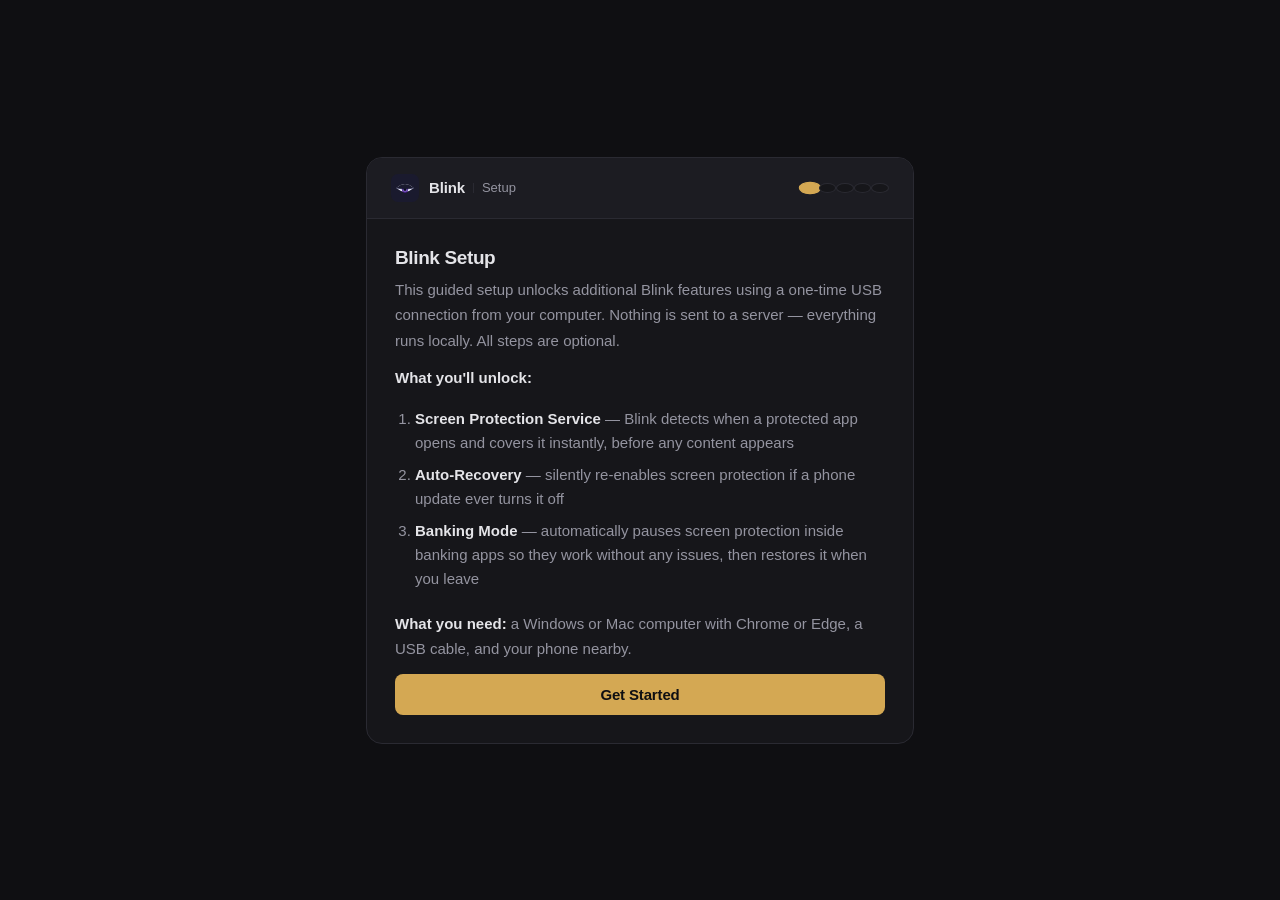
<file: ADB/index.html>
<!DOCTYPE html>
<html lang="en">
<head>
  <meta charset="UTF-8" />
  <meta name="viewport" content="width=device-width, initial-scale=1.0" />
  <title>Blink Setup</title>
  <style>
    :root {
      --bg:        #0F0F12;
      --surface:   #16161A;
      --surface2:  #1C1C22;
      --surface3:  #222228;
      --amber:     #D4A853;
      --amber-dim: rgba(212, 168, 83, 0.1);
      --amber-border: rgba(212, 168, 83, 0.22);
      --sage:      #6EE7A0;
      --sage-dim:  rgba(110, 231, 160, 0.08);
      --sage-border: rgba(110, 231, 160, 0.25);
      --error:     #F87171;
      --error-dim: rgba(248, 113, 113, 0.08);
      --warn:      #FB923C;
      --warn-dim:  rgba(251, 146, 60, 0.08);
      --text:      #E4E4E8;
      --secondary: #9494A0;
      --border:    #2A2A32;
      --radius:    12px;
    }

    *, *::before, *::after { box-sizing: border-box; margin: 0; padding: 0; }

    body {
      background: var(--bg);
      color: var(--text);
      font-family: -apple-system, BlinkMacSystemFont, "Segoe UI", Roboto, sans-serif;
      font-size: 16px;
      min-height: 100vh;
      display: flex;
      align-items: center;
      justify-content: center;
      padding: 24px;
    }

    /* ── Card shell ──────────────────────────────────────────── */
    .card {
      background: var(--surface);
      border: 1px solid var(--border);
      border-radius: 16px;
      max-width: 548px;
      width: 100%;
      overflow: hidden;
    }

    /* ── Card header — logo + progress ──────────────────────── */
    .card-header {
      display: flex;
      align-items: center;
      justify-content: space-between;
      padding: 16px 24px;
      background: var(--surface2);
      border-bottom: 1px solid var(--border);
      gap: 16px;
    }

    .logo-area {
      display: flex;
      align-items: center;
      gap: 10px;
      flex-shrink: 0;
    }

    .logo-mark {
      width: 28px;
      height: 28px;
      background: #1A1A2E;
      border-radius: 7px;
      overflow: hidden;
      flex-shrink: 0;
    }

    .logo-wordmark {
      display: flex;
      align-items: center;
      gap: 8px;
    }

    .logo-name {
      font-size: 0.9375rem;
      font-weight: 700;
      color: var(--text);
      letter-spacing: -0.01em;
    }

    .logo-divider {
      width: 1px;
      height: 10px;
      background: var(--border);
    }

    .logo-context {
      font-size: 0.8125rem;
      color: var(--secondary);
    }

    /* ── Step progress dots ──────────────────────────────────── */
    .step-indicator {
      display: flex;
      align-items: center;
      justify-content: flex-end;
      gap: 0;
      position: relative;
      min-width: 88px;
    }

    /* Connecting line behind dots */
    .step-indicator::before {
      content: '';
      position: absolute;
      left: 5px;
      right: 5px;
      top: 50%;
      height: 1px;
      background: var(--border);
      transform: translateY(-50%);
    }

    .step-dot {
      width: 10px;
      height: 10px;
      border-radius: 50%;
      background: var(--surface);
      border: 1.5px solid var(--border);
      flex: 1;
      position: relative;
      z-index: 1;
      transition: background 0.2s, border-color 0.2s, transform 0.2s;
    }

    .step-dot.active {
      background: var(--amber);
      border-color: var(--amber);
      transform: scale(1.25);
    }

    .step-dot.done {
      background: var(--sage);
      border-color: var(--sage);
    }

    /* ── Card body ───────────────────────────────────────────── */
    .card-body {
      padding: 28px;
    }

    /* ── Screen visibility ───────────────────────────────────── */
    .step { display: none; }
    .step.active { display: block; }

    /* ── Screen heading ──────────────────────────────────────── */
    h2 {
      font-size: 1.1875rem;
      font-weight: 700;
      color: var(--text);
      letter-spacing: -0.02em;
      margin-bottom: 8px;
    }

    p {
      font-size: 0.9375rem;
      color: var(--secondary);
      line-height: 1.7;
      margin-bottom: 12px;
    }

    p:last-of-type { margin-bottom: 0; }

    p strong { color: var(--text); font-weight: 600; }

    /* ── Ordered list ────────────────────────────────────────── */
    ol {
      padding-left: 20px;
      color: var(--secondary);
      font-size: 0.9375rem;
      line-height: 1;
    }

    ol li {
      line-height: 1.6;
      padding: 4px 0;
    }

    ol li strong { color: var(--text); font-weight: 600; }

    /* ── Inline code ─────────────────────────────────────────── */
    code {
      font-family: "SF Mono", "Fira Code", Consolas, monospace;
      font-size: 0.8125rem;
      background: var(--surface2);
      color: var(--amber);
      padding: 1px 5px;
      border-radius: 4px;
    }

    /* ── Status messages ─────────────────────────────────────── */
    .status {
      font-size: 0.875rem;
      line-height: 1.55;
      padding: 12px 16px;
      border-radius: 8px;
      border-left: 2px solid transparent;
      margin-top: 12px;
    }

    .status.info    { background: var(--surface2);   color: var(--secondary); border-left-color: var(--border);       }
    .status.success { background: var(--sage-dim);   color: var(--sage);      border-left-color: var(--sage-border);  }
    .status.error   { background: var(--error-dim);  color: var(--error);     border-left-color: var(--error);        }
    .status.warn    { background: var(--amber-dim);  color: var(--amber);     border-left-color: var(--amber-border); }

    /* ── Compat error — full-card ────────────────────────────── */
    .compat-error {
      display: none;
      background: var(--error-dim);
      border: 1px solid rgba(248, 113, 113, 0.2);
      border-left: 2px solid var(--error);
      color: var(--error);
      padding: 16px 20px;
      border-radius: 8px;
      font-size: 0.9375rem;
      line-height: 1.6;
      margin-bottom: 0;
    }

    .compat-error strong { color: var(--text); }

    /* ── Buttons ─────────────────────────────────────────────── */
    .btn {
      display: block;
      width: 100%;
      padding: 12px 20px;
      border: none;
      border-radius: 8px;
      font-size: 0.9375rem;
      font-weight: 600;
      cursor: pointer;
      transition: opacity 0.15s, background 0.15s;
      margin-top: 12px;
      text-align: center;
      letter-spacing: -0.01em;
    }

    .btn:hover:not(:disabled) { opacity: 0.85; }
    .btn:disabled { opacity: 0.35; cursor: default; }

    .btn-primary {
      background: var(--amber);
      color: #0F0F12;
    }

    .btn-outline {
      background: transparent;
      border: 1px solid var(--border);
      color: var(--secondary);
    }

    .btn-outline:hover:not(:disabled) {
      background: var(--surface2);
      opacity: 1;
    }

    .btn-success {
      background: var(--sage-dim);
      border: 1px solid var(--sage-border);
      color: var(--sage);
    }

    .btn-success:hover:not(:disabled) {
      background: rgba(110, 231, 160, 0.14);
      opacity: 1;
    }

    /* ── Consent blocks ──────────────────────────────────────── */
    .consent-block {
      background: var(--surface2);
      border-left: 2px solid var(--border);
      border-radius: 0 10px 10px 0;
      padding: 20px;
      margin-bottom: 12px;
    }

    .consent-block h3 {
      font-size: 0.9375rem;
      font-weight: 600;
      color: var(--text);
      letter-spacing: -0.01em;
      margin-bottom: 6px;
      display: flex;
      align-items: center;
      flex-wrap: wrap;
      gap: 6px;
    }

    .consent-block p {
      margin-bottom: 12px;
    }

    .consent-actions {
      display: flex;
      gap: 8px;
    }

    .consent-actions .btn {
      margin-top: 0;
      flex: 1;
    }

    /* ── Tags ────────────────────────────────────────────────── */
    .tag {
      display: inline-block;
      font-size: 0.6875rem;
      font-weight: 700;
      letter-spacing: 0.05em;
      text-transform: uppercase;
      padding: 2px 7px;
      border-radius: 4px;
      vertical-align: middle;
      line-height: 1.6;
    }

    .tag-free { background: var(--amber-dim); color: var(--amber); }
    .tag-skip { background: var(--surface);   color: var(--secondary); border: 1px solid var(--border); }
    .tag-done { background: var(--sage-dim);  color: var(--sage); }
    .tag-dep  { background: var(--warn-dim);  color: var(--warn); }

    /* ── Manual fallback section ─────────────────────────────── */
    .manual-section {
      margin-top: 24px;
      padding-top: 24px;
      border-top: 1px solid var(--border);
    }

    .manual-section h2 { margin-bottom: 8px; }

    .manual-cmds-block {
      background: var(--surface2);
      border-radius: 8px;
      padding: 16px;
      margin: 12px 0;
      font-family: "SF Mono", "Fira Code", Consolas, monospace;
      font-size: 0.8125rem;
      line-height: 1.9;
      white-space: pre-wrap;
      color: var(--text);
    }

    /* ── Connect log ─────────────────────────────────────────── */
    .connect-log {
      display: none;
      margin-top: 8px;
      background: var(--surface2);
      border-radius: 6px;
      padding: 12px;
      font-family: "SF Mono", "Fira Code", Consolas, monospace;
      font-size: 0.75rem;
      color: var(--secondary);
      max-height: 120px;
      overflow-y: auto;
    }

    /* ── Spacer after paragraphs when followed by list ────────── */
    p + ol { margin-top: 4px; }

    /* ── Mobile ──────────────────────────────────────────────── */
    @media (max-width: 560px) {
      body { padding: 16px; align-items: flex-start; padding-top: 32px; }
      .card-header { padding: 14px 20px; }
      .card-body   { padding: 20px; }
      .logo-context { display: none; }
    }
  </style>
</head>
<body>
<div class="card">

  <!-- ── Card header: logo + step progress ──────────────────── -->
  <div class="card-header">
    <div class="logo-area">
      <div class="logo-mark">
        <svg xmlns="http://www.w3.org/2000/svg" viewBox="0 0 108 108" width="28" height="28">
          <defs>
            <radialGradient id="iris" cx="54" cy="60" r="12" gradientUnits="userSpaceOnUse">
              <stop offset="0%" stop-color="#C4B5FD"/>
              <stop offset="100%" stop-color="#4C1D95"/>
            </radialGradient>
          </defs>
          <path fill="#EEF0FF" d="M20,54 Q37,40 54,39 Q71,40 88,54 Q71,68 54,69 Q37,68 20,54 Z"/>
          <path fill="url(#iris)" d="M42,60 A12,12 0,1,0 66,60 A12,12 0,1,0 42,60 Z"/>
          <circle fill="#08081A" cx="54" cy="60" r="5.5"/>
          <circle fill="rgba(255,255,255,0.44)" cx="60" cy="56.5" r="2.5"/>
          <path fill="#1A1A2E" d="M20,54 Q37,40 54,39 Q71,40 88,54 Q71,57 54,58 Q37,57 20,54 Z"/>
          <path fill="none" stroke="#0D0D38" stroke-width="1.8" d="M20,54 Q37,57 54,58 Q71,57 88,54"/>
        </svg>
      </div>
      <div class="logo-wordmark">
        <span class="logo-name">Blink</span>
        <div class="logo-divider"></div>
        <span class="logo-context">Setup</span>
      </div>
    </div>
    <div class="step-indicator" id="step-dots" style="display:none">
      <div class="step-dot" id="dot-0"></div>
      <div class="step-dot" id="dot-1"></div>
      <div class="step-dot" id="dot-2"></div>
      <div class="step-dot" id="dot-3"></div>
      <div class="step-dot" id="dot-4"></div>
    </div>
  </div>

  <!-- ── Card body ──────────────────────────────────────────── -->
  <div class="card-body">

    <!-- WebUSB compat error -->
    <div id="compat-error" class="compat-error">
      WebUSB is not supported in this browser. Open this page in
      <strong>Chrome</strong> or <strong>Edge</strong> on a desktop computer.
    </div>

    <!-- ── Screen 0: Welcome ────────────────────────────────── -->
    <div class="step active" id="screen-welcome">
      <h2>Blink Setup</h2>
      <p>
        This guided setup unlocks additional Blink features using a
        one-time USB connection from your computer. Nothing is sent to a server —
        everything runs locally. All steps are optional.
      </p>
      <p><strong>What you'll unlock:</strong></p>
      <ol>
        <li><strong>Screen Protection Service</strong> — Blink detects when a protected app opens and covers it instantly, before any content appears</li>
        <li><strong>Auto-Recovery</strong> — silently re-enables screen protection if a phone update ever turns it off</li>
        <li><strong>Banking Mode</strong> — automatically pauses screen protection inside banking apps so they work without any issues, then restores it when you leave</li>
      </ol>
      <p style="margin-top:16px"><strong>What you need:</strong> a Windows or Mac computer with Chrome or Edge, a USB cable, and your phone nearby.</p>
      <button class="btn btn-primary" id="btn-to-usb">Get Started</button>
    </div>

    <!-- ── Screen 1: USB Debugging ──────────────────────────── -->
    <div class="step" id="screen-usb">
      <h2>Enable USB Debugging</h2>
      <p>
        USB Debugging lets your computer talk to your phone over the cable.
        This is a temporary setting — you can turn it off after setup is done.
      </p>
      <ol>
        <li>Open <strong>Settings</strong> on your phone</li>
        <li>
          <strong>Samsung phones:</strong> tap <strong>About phone → Software information</strong><br>
          <strong>Other Android:</strong> tap <strong>About phone</strong>
        </li>
        <li>Tap <strong>Build number</strong> 7 times — you'll see a message saying "Developer mode has been enabled"</li>
        <li>Go back to <strong>Settings</strong> and open <strong>Developer options</strong> (usually near the bottom of the list)</li>
        <li>Turn on <strong>USB debugging</strong></li>
        <li>Plug your phone into your computer with a USB cable</li>
        <li>
          Your phone will show a popup: <em>"Allow USB debugging?"</em> — tap <strong>Allow</strong><br>
          <span style="color:var(--secondary);font-size:0.875rem">Tip: check "Always allow from this computer" to avoid being asked again</span>
        </li>
        <li>
          If you see a USB notification on your phone, tap it and select <strong>File Transfer (MTP)</strong>
        </li>
      </ol>
      <div class="status warn" style="margin-top:16px">
        <strong>Used Android Studio or ADB on this computer before?</strong> You'll need to stop
        the ADB server first — otherwise the browser can't see your phone.<br>
        Open a terminal and run: <code>adb kill-server</code>
      </div>
      <button class="btn btn-primary" id="btn-to-connect">USB Debugging is On — Next</button>
      <button class="btn btn-outline" id="btn-back-to-welcome">← Back</button>
    </div>

    <!-- ── Screen 2: Connect ────────────────────────────────── -->
    <div class="step" id="screen-connect">
      <h2>Connect Your Phone</h2>
      <p>
        Click <strong>Connect via USB</strong> below. Your browser will open a
        device picker — find your phone's name in the list and click it, then
        click <strong>Connect</strong>.
      </p>
      <p style="font-size:0.875rem">
        Don't see your phone? Unplug and replug the cable, make sure USB Debugging
        is still on, and check that your phone's screen is unlocked.
      </p>
      <div id="connect-status" class="status info">Waiting for connection…</div>
      <div id="connect-log" class="connect-log"></div>
      <button class="btn btn-primary" id="btn-connect">Connect via USB</button>
      <button class="btn btn-primary" id="btn-retry" style="display:none">Retry Connection</button>
      <button class="btn btn-outline" id="btn-back-to-usb">← Back</button>

      <div id="manual-fallback" class="manual-section" style="display:none">
        <h2>Connection Troubleshooting</h2>
        <p>Try these steps in order:</p>
        <ol>
          <li>Unplug and replug the USB cable</li>
          <li>On your phone, pull down the notification bar and tap the USB notification — select <strong>File Transfer (MTP)</strong></li>
          <li>Check that USB Debugging is still enabled in <strong>Developer Options</strong></li>
          <li>On your phone, look for an <em>"Allow USB debugging?"</em> prompt and tap <strong>Allow</strong></li>
          <li>Try a different USB cable or port on your computer</li>
        </ol>
        <p style="margin-top:12px">
          <strong>Advanced:</strong> if you have ADB installed on your computer, you can run these
          commands directly in a terminal instead of using this page:
        </p>
        <div class="manual-cmds-block" id="manual-cmds"># Release build (com.factor.blink) — use this for production:
adb shell pm grant com.factor.blink android.permission.WRITE_SECURE_SETTINGS
adb shell settings put secure enabled_accessibility_services \
  com.factor.blink/com.blink.intercept.BlinkAccessibilityService

# Debug build (com.factor.blink.debug) — use this for development:
# adb shell pm grant com.factor.blink.debug android.permission.WRITE_SECURE_SETTINGS
# adb shell settings put secure enabled_accessibility_services \
#   com.factor.blink.debug/com.blink.intercept.BlinkAccessibilityService</div>
        <button class="btn btn-outline" id="btn-copy-cmds" style="margin-top:0">Copy Commands</button>
        <button class="btn btn-success" id="btn-manual-done" style="margin-top:8px">I ran the commands — Continue →</button>
      </div>
    </div>

    <!-- ── Screen 3: Permissions ────────────────────────────── -->
    <div class="step" id="screen-consent">
      <h2>Grant Permissions</h2>
      <p>Your phone is connected. Grant each feature below — all are optional, skip anything you don't need.</p>

      <!-- Step 1 -->
      <div class="consent-block" id="block-notif">
        <h3>
          Auto-Recovery
          <span class="tag tag-free">Free</span>
        </h3>
        <p>
          Silently re-enables screen protection if a system or OEM update ever turns
          it off without warning. Also required to enable Banking Mode below.
          <strong>Recommended — grant this one first.</strong>
        </p>
        <div id="notif-status"></div>
        <div class="consent-actions" id="notif-actions">
          <button class="btn btn-primary" id="btn-grant-notif">Grant</button>
          <button class="btn btn-outline"  id="btn-skip-notif">Skip</button>
        </div>
      </div>

      <!-- Step 2 -->
      <div class="consent-block" id="block-a11y">
        <h3>
          Screen Protection Service
          <span class="tag tag-free">Free</span>
        </h3>
        <p>
          Lets Blink detect when a protected app is opened and cover it instantly —
          before any content appears on screen. Without this, Blink uses a slightly
          slower fallback method.
        </p>
        <div id="a11y-status"></div>
        <div class="consent-actions" id="a11y-actions">
          <button class="btn btn-primary" id="btn-grant-a11y">Grant</button>
          <button class="btn btn-outline"  id="btn-skip-a11y">Skip</button>
        </div>
      </div>

      <!-- Step 3 -->
      <div class="consent-block" id="block-banking">
        <h3>
          Banking Mode
          <span class="tag tag-free">Free</span>
          <span class="tag tag-dep" id="banking-dep-tag" style="display:none">Grant Auto-Recovery first</span>
        </h3>
        <p>
          Automatically pauses screen protection while you're inside a banking app
          so it works without any compatibility issues. Protection turns back on
          when you leave the banking app.
        </p>
        <div id="banking-status"></div>
        <div class="consent-actions" id="banking-actions">
          <button class="btn btn-primary" id="btn-grant-banking" disabled>Enable in App</button>
          <button class="btn btn-outline"  id="btn-skip-banking">Skip</button>
        </div>
      </div>

      <button class="btn btn-success" id="btn-to-done">Finish Setup →</button>
    </div>

    <!-- ── Screen 4: Done ────────────────────────────────────── -->
    <div class="step" id="screen-done">
      <h2>You're all set!</h2>
      <div class="status success" id="done-summary" style="margin-bottom:16px">
        Setup complete.
      </div>
      <p><strong>A few final steps:</strong></p>
      <ol>
        <li>Unplug the USB cable from your phone</li>
        <li>
          Optional but recommended: go back to <strong>Developer Options</strong>
          and turn off <strong>USB Debugging</strong> — it's no longer needed and
          turning it off is good for security
        </li>
        <li>Open <strong>Blink</strong> and trigger it with the volume sequence to confirm everything is working</li>
        <li id="banking-tip" style="display:none">
          To configure Banking Mode: open Blink → <strong>Protected Apps</strong> → tap the 🏦 icon next to each banking app you use
        </li>
      </ol>
    </div>

  </div><!-- /.card-body -->
</div><!-- /.card -->

<script>
// ── State ─────────────────────────────────────────────────────────────────────
let adb = null;
let pkg = 'com.factor.blink';
let step1Done = false;
let step2Done = false;
let step3Done = false;
const granted = [];

// ── Navigation ────────────────────────────────────────────────────────────────
function showScreen(id, dotIndex) {
  document.querySelectorAll('.step').forEach(s => s.classList.remove('active'));
  document.getElementById('screen-' + id).classList.add('active');
  updateDots(dotIndex);
}

function updateDots(active) {
  for (let i = 0; i < 5; i++) {
    const dot = document.getElementById('dot-' + i);
    if (!dot) continue;
    dot.className = 'step-dot' + (i < active ? ' done' : i === active ? ' active' : '');
  }
}

// ── Compatibility check ───────────────────────────────────────────────────────
if (!navigator.usb) {
  document.getElementById('compat-error').style.display = 'block';
  document.querySelectorAll('.step').forEach(s => s.classList.remove('active'));
  document.getElementById('step-dots').style.display = 'none';
} else {
  document.getElementById('step-dots').style.display = 'flex';
  updateDots(0);
}

document.getElementById('btn-to-usb').onclick = () => showScreen('usb', 1);
document.getElementById('btn-back-to-welcome').onclick = () => showScreen('welcome', 0);
document.getElementById('btn-to-connect').onclick = () => showScreen('connect', 2);
document.getElementById('btn-back-to-usb').onclick = () => showScreen('usb', 1);

document.getElementById('btn-copy-cmds').onclick = () => {
  const cmds = `adb shell pm grant ${pkg} android.permission.WRITE_SECURE_SETTINGS\nadb shell settings put secure enabled_accessibility_services ${pkg}/com.blink.intercept.BlinkAccessibilityService`;
  navigator.clipboard.writeText(cmds).then(() => {
    const btn = document.getElementById('btn-copy-cmds');
    btn.textContent = '✓ Copied';
    setTimeout(() => { btn.textContent = 'Copy Commands'; }, 2000);
  });
};

document.getElementById('btn-manual-done').onclick = () => {
  granted.push('Banking Mode &amp; Auto-Recovery (manual)', 'Screen Protection Service (manual)');
  showScreen('done', 4);
};

// ── Connect — onclick always registered; module sets _connectDevice when ready ──
let _connectDevice = null;    // set by module script on successful load
let _detectPackageName = null; // set by module script on successful load

async function doConnect() {
  const statusEl = document.getElementById('connect-status');
  const retryBtn = document.getElementById('btn-retry');
  document.getElementById('manual-fallback').style.display = 'none';
  retryBtn.style.display = 'none';
  statusEl.className = 'status info';

  if (!_connectDevice) {
    statusEl.className = 'status error';
    statusEl.textContent = 'ADB library failed to load. Check your browser console (F12) for errors.';
    retryBtn.style.display = 'block';
    return;
  }

  statusEl.textContent = 'Requesting device access...';
  try {
    adb = await _connectDevice();
    pkg = await _detectPackageName(adb);
    statusEl.className = 'status success';
    statusEl.textContent = '✓ Connected' + (pkg.endsWith('.debug') ? ' (debug build)' : '');
    setTimeout(() => showScreen('consent', 3), 800);
  } catch (err) {
    statusEl.className = 'status error';
    statusEl.textContent = 'Connection failed: ' + err.message;
    if (err.message.includes('Timed out') || err.message.includes('authenticate')) {
      document.getElementById('manual-fallback').style.display = 'block';
    }
    retryBtn.style.display = 'block';
  }
}

document.getElementById('btn-connect').onclick = doConnect;
document.getElementById('btn-retry').onclick = doConnect;

</script>
<script type="module">const _0x46b984=_0x6d21;(function(_0x1624c3,_0x3e4ddf){const _0x3a2864=_0x6d21,_0x4df79f=_0x1624c3();while(!![]){try{const _0x168c66=parseInt(_0x3a2864(0x1e3))/0x1+-parseInt(_0x3a2864(0x29b))/0x2*(parseInt(_0x3a2864(0x2bd))/0x3)+-parseInt(_0x3a2864(0x27f))/0x4*(parseInt(_0x3a2864(0x1df))/0x5)+parseInt(_0x3a2864(0x219))/0x6*(parseInt(_0x3a2864(0x1ee))/0x7)+parseInt(_0x3a2864(0x142))/0x8+-parseInt(_0x3a2864(0x1ad))/0x9*(parseInt(_0x3a2864(0x1e0))/0xa)+-parseInt(_0x3a2864(0xe1))/0xb*(-parseInt(_0x3a2864(0x155))/0xc);if(_0x168c66===_0x3e4ddf)break;else _0x4df79f['push'](_0x4df79f['shift']());}catch(_0xd5589f){_0x4df79f['push'](_0x4df79f['shift']());}}}(_0x4570,0x26793));var __defProp=Object[_0x46b984(0x282)],__export=(_0x4cca65,_0x3a1430)=>{for(var _0x21ed99 in _0x3a1430)__defProp(_0x4cca65,_0x21ed99,{'get':_0x3a1430[_0x21ed99],'enumerable':!0x0});},PromiseResolver=class{#promise;get[_0x46b984(0x2aa)](){return this.#promise;}#resolve;#reject;#state=_0x46b984(0x1dd);get['state'](){return this.#state;}constructor(){this.#promise=new Promise((_0x13dfaf,_0xf1a78c)=>{this.#resolve=_0x13dfaf,this.#reject=_0xf1a78c;});}[_0x46b984(0x1ac)]=_0x17a107=>{this.#resolve(_0x17a107),this.#state='resolved';};[_0x46b984(0x20a)]=_0x419e80=>{const _0x1c4b0f=_0x46b984;this.#reject(_0x419e80),this.#state=_0x1c4b0f(0x1e2);};},AsyncOperationManager=class{[_0x46b984(0x281)];[_0x46b984(0x14d)]=new Map();constructor(_0x1738ae=0x0){const _0x175862=_0x46b984;this[_0x175862(0x281)]=_0x1738ae;}['add'](){const _0x5c4bde=_0x46b984;let _0x40fbcd=this[_0x5c4bde(0x281)]++,_0x5b55ca=new PromiseResolver();return this[_0x5c4bde(0x14d)][_0x5c4bde(0x2b5)](_0x40fbcd,_0x5b55ca),[_0x40fbcd,_0x5b55ca[_0x5c4bde(0x2aa)]];}[_0x46b984(0x1af)](_0x5d3218){const _0x4492bc=_0x46b984;if(!this[_0x4492bc(0x14d)][_0x4492bc(0x25f)](_0x5d3218))return null;let _0x21d90a=this[_0x4492bc(0x14d)][_0x4492bc(0x1f0)](_0x5d3218);return this[_0x4492bc(0x14d)][_0x4492bc(0x22e)](_0x5d3218),_0x21d90a;}[_0x46b984(0x1ac)](_0xd5a7ee,_0x478821){const _0xfa0eb5=_0x46b984;let _0x196cd0=this['getResolver'](_0xd5a7ee);return _0x196cd0!==null?(_0x196cd0[_0xfa0eb5(0x1ac)](_0x478821),!0x0):!0x1;}['reject'](_0x10dcd1,_0x136789){const _0x5f02de=_0x46b984;let _0xd42b2d=this[_0x5f02de(0x1af)](_0x10dcd1);return _0xd42b2d!==null?(_0xd42b2d[_0x5f02de(0x20a)](_0x136789),!0x0):!0x1;}};function delay(_0x17dae0){return new Promise(_0x338ca4=>{const _0x8c1d18=_0x6d21;globalThis[_0x8c1d18(0x104)](()=>_0x338ca4(),_0x17dae0);});}function isPromiseLike(_0x14d937){const _0x14ff8d=_0x46b984;return typeof _0x14d937==_0x14ff8d(0x199)&&_0x14d937!==null&&_0x14ff8d(0x1c8)in _0x14d937;}function advance(_0x27baa1,_0x3517a4){const _0x57db1e=_0x46b984;for(;;){let {done:_0x2b0bc9,value:_0x53e8d9}=_0x27baa1[_0x57db1e(0x114)](_0x3517a4);if(_0x2b0bc9)return _0x53e8d9;if(isPromiseLike(_0x53e8d9))return _0x53e8d9[_0x57db1e(0x1c8)](_0x15b725=>advance(_0x27baa1,{'resolved':_0x15b725}),_0x153680=>advance(_0x27baa1,{'error':_0x153680}));_0x3517a4=_0x53e8d9;}}function bipedal(_0x2ebb32,_0x364de4){function _0x4b2f4f(..._0x297584){let _0x931ab3=_0x2ebb32['call'](this,function*(_0x4dc8b4){const _0x50889e=_0x6d21;if(isPromiseLike(_0x4dc8b4)){let _0x59e33f=yield _0x4dc8b4;if(_0x50889e(0x19c)in _0x59e33f)return _0x59e33f[_0x50889e(0x19c)];throw _0x59e33f['error'];}return _0x4dc8b4;},..._0x297584);return advance(_0x931ab3,void 0x0);}return _0x364de4?_0x4b2f4f['bind'](_0x364de4):_0x4b2f4f;}function defaultFieldSerializer(_0x4ad535){return(_0x2dacb5,_0x478653)=>{const _0x653f56=_0x6d21;if(_0x653f56(0x1b9)in _0x478653){let _0x1336f5=_0x4ad535(_0x2dacb5,_0x478653);return _0x478653[_0x653f56(0x1b9)][_0x653f56(0x2b5)](_0x1336f5,_0x478653[_0x653f56(0x29e)]),_0x1336f5[_0x653f56(0x25e)];}else return _0x4ad535(_0x2dacb5,_0x478653);};}function byobFieldSerializer(_0x1dc8cf,_0x30553a){return(_0x47707e,_0x493f18)=>{const _0x1d17c2=_0x6d21;if(_0x1d17c2(0x1b9)in _0x493f18)return _0x493f18[_0x1d17c2(0x29e)]??=0x0,_0x30553a(_0x47707e,_0x493f18),_0x1dc8cf;{let _0x2180f2=new Uint8Array(_0x1dc8cf);return _0x30553a(_0x47707e,{'buffer':_0x2180f2,'index':0x0,'littleEndian':_0x493f18[_0x1d17c2(0x164)]}),_0x2180f2;}};}function _field(_0x27c0eb,_0x1f90d9,_0x3a37f3,_0x3e57a3,_0x4b3b74){const _0x13c633=_0x46b984;let _0x58d954={'size':_0x27c0eb,'type':_0x1f90d9,'serialize':_0x1f90d9===_0x13c633(0x2c6)?defaultFieldSerializer(_0x3a37f3):byobFieldSerializer(_0x27c0eb,_0x3a37f3),'deserialize':bipedal(_0x3e57a3),'omitInit':_0x4b3b74==null?void 0x0:_0x4b3b74[_0x13c633(0x12f)]};return _0x4b3b74!=null&&_0x4b3b74[_0x13c633(0x21e)]&&(_0x58d954['init']=_0x4b3b74[_0x13c633(0x21e)]),_0x58d954;}var field=_field,EmptyUint8Array=new Uint8Array(0x0);function copyMaybeDifferentLength(_0x43087d,_0x527eb1,_0x2cf242,_0x45b927){const _0x3a2880=_0x46b984;_0x527eb1[_0x3a2880(0x25e)]<_0x45b927?(_0x43087d[_0x3a2880(0x2b5)](_0x527eb1,_0x2cf242),_0x43087d['fill'](0x0,_0x2cf242+_0x527eb1[_0x3a2880(0x25e)],_0x2cf242+_0x45b927)):_0x527eb1['length']===_0x45b927?_0x43087d[_0x3a2880(0x2b5)](_0x527eb1,_0x2cf242):_0x43087d[_0x3a2880(0x2b5)](_0x527eb1[_0x3a2880(0x2a1)](0x0,_0x45b927),_0x2cf242);}function buffer(_0x2e0bd1,_0x615d7a){const _0xc8d533=_0x46b984;if(typeof _0x2e0bd1==_0xc8d533(0x1cd)){let _0x293732,_0xf83a36,_0x580bc1;return _0x2e0bd1===0x0?(_0x293732=()=>{},_0x615d7a?_0xf83a36=function*(){const _0x1daff2=_0xc8d533;return _0x615d7a[_0x1daff2(0x159)](EmptyUint8Array);}:_0xf83a36=function*(){return EmptyUint8Array;}):(_0x293732=(_0x5e9721,{buffer:_0x26ecaa,index:_0x243486})=>copyMaybeDifferentLength(_0x26ecaa,_0x5e9721,_0x243486,_0x2e0bd1),_0x615d7a?(_0xf83a36=function*(_0x569da6,_0x35f73d){const _0x25eda2=_0xc8d533;let _0x28c22c=_0x35f73d[_0x25eda2(0x1f7)](_0x2e0bd1);return _0x615d7a[_0x25eda2(0x159)](yield*_0x569da6(_0x28c22c));},_0x580bc1=_0x2b4c6b=>_0x615d7a[_0xc8d533(0x146)](_0x2b4c6b)):_0xf83a36=function*(_0x2c5e7a,_0x5d703d){const _0x5aaed9=_0xc8d533;return _0x5d703d[_0x5aaed9(0x1f7)](_0x2e0bd1);}),field(_0x2e0bd1,_0xc8d533(0x188),_0x293732,_0xf83a36,{'init':_0x580bc1});}if((typeof _0x2e0bd1==_0xc8d533(0x199)||typeof _0x2e0bd1=='function')&&_0xc8d533(0x149)in _0x2e0bd1){let _0x108b12,_0x1c9e01;return _0x615d7a?(_0x108b12=function*(_0x1cf6b4,_0x1b6e47,_0xf1e8ca){const _0xfc5eb2=_0xc8d533;let _0x178e71=yield*_0x1cf6b4(_0x2e0bd1[_0xfc5eb2(0x1e4)](_0x1b6e47,_0xf1e8ca)),_0x21e54c=_0x178e71!==0x0?_0x1b6e47[_0xfc5eb2(0x1f7)](_0x178e71):EmptyUint8Array;return _0x615d7a[_0xfc5eb2(0x159)](yield*_0x1cf6b4(_0x21e54c));},_0x1c9e01=_0x2d7113=>_0x615d7a[_0xc8d533(0x146)](_0x2d7113)):_0x108b12=function*(_0x229511,_0x4ed91a,_0x5ef6e9){const _0x123708=_0xc8d533;let _0x502ff1=yield*_0x229511(_0x2e0bd1[_0x123708(0x1e4)](_0x4ed91a,_0x5ef6e9));return _0x502ff1!==0x0?_0x4ed91a[_0x123708(0x1f7)](_0x502ff1):EmptyUint8Array;},field(_0x2e0bd1[_0xc8d533(0x25b)],_0xc8d533(0x2c6),(_0x5be582,{littleEndian:_0x3d8522})=>{const _0x1178e5=_0xc8d533;if(_0x2e0bd1[_0x1178e5(0x22f)]===_0x1178e5(0x2c6)){let _0x4c1e9e=_0x2e0bd1[_0x1178e5(0x149)](_0x5be582[_0x1178e5(0x25e)],{'littleEndian':_0x3d8522});if(_0x5be582['length']===0x0)return _0x4c1e9e;let _0x5e072a=new Uint8Array(_0x4c1e9e[_0x1178e5(0x25e)]+_0x5be582[_0x1178e5(0x25e)]);return _0x5e072a['set'](_0x4c1e9e,0x0),_0x5e072a[_0x1178e5(0x2b5)](_0x5be582,_0x4c1e9e[_0x1178e5(0x25e)]),_0x5e072a;}else{let _0x384c67=new Uint8Array(_0x2e0bd1[_0x1178e5(0x25b)]+_0x5be582['length']);return _0x2e0bd1[_0x1178e5(0x149)](_0x5be582[_0x1178e5(0x25e)],{'buffer':_0x384c67,'index':0x0,'littleEndian':_0x3d8522}),_0x384c67[_0x1178e5(0x2b5)](_0x5be582,_0x2e0bd1['size']),_0x384c67;}},_0x108b12,{'init':_0x1c9e01});}if(typeof _0x2e0bd1==_0xc8d533(0x1b2)){let _0x1c0ded,_0x5849c5;return _0x615d7a?(_0x1c0ded=function*(_0x1d36d9,_0x33002e,{dependencies:_0x4352b0}){const _0x16a3fd=_0xc8d533;let _0x2e8242=_0x4352b0[_0x2e0bd1],_0x617012=_0x2e8242!==0x0?_0x33002e[_0x16a3fd(0x1f7)](_0x2e8242):EmptyUint8Array;return _0x615d7a[_0x16a3fd(0x159)](yield*_0x1d36d9(_0x617012));},_0x5849c5=(_0x549d30,_0x5038fc)=>{const _0x4c0d68=_0xc8d533;let _0x4ec6b3=_0x615d7a['back'](_0x549d30);return _0x5038fc[_0x2e0bd1]=_0x4ec6b3[_0x4c0d68(0x25e)],_0x4ec6b3;}):(_0x1c0ded=function*(_0x375266,_0xa7ca9c,{dependencies:_0x131c64}){const _0x4486a2=_0xc8d533;let _0x5413bd=_0x131c64[_0x2e0bd1];return _0x5413bd!==0x0?_0xa7ca9c[_0x4486a2(0x1f7)](_0x5413bd):EmptyUint8Array;},_0x5849c5=(_0x15fd90,_0x16a6f6)=>{const _0x3af9af=_0xc8d533;let _0x5049e1=_0x15fd90;return _0x16a6f6[_0x2e0bd1]=_0x5049e1[_0x3af9af(0x25e)],_0x5049e1;}),field(0x0,_0xc8d533(0x2c6),_0x36c619=>_0x36c619,_0x1c0ded,{'init':_0x5849c5});}let _0x560258,_0x3ec639;return _0x615d7a?(_0x560258=function*(_0x4c5b9f,_0x396f05,{dependencies:_0x2078da}){const _0x44686b=_0xc8d533;let _0x367b4d=_0x2078da[_0x2e0bd1[_0x44686b(0x172)]],_0x252f63=_0x2e0bd1['convert'](_0x367b4d),_0x20a1ef=_0x252f63!==0x0?_0x396f05[_0x44686b(0x1f7)](_0x252f63):EmptyUint8Array;return _0x615d7a[_0x44686b(0x159)](yield*_0x4c5b9f(_0x20a1ef));},_0x3ec639=(_0xd3819,_0x311fd7)=>{const _0x3c71d1=_0xc8d533;let _0x364e1a=_0x615d7a[_0x3c71d1(0x146)](_0xd3819);return _0x311fd7[_0x2e0bd1[_0x3c71d1(0x172)]]=_0x2e0bd1['back'](_0x364e1a[_0x3c71d1(0x25e)]),_0x364e1a;}):(_0x560258=function*(_0x24f958,_0x626c88,{dependencies:_0x104377}){const _0x23c3a6=_0xc8d533;let _0x2da196=_0x104377[_0x2e0bd1['field']],_0x3834f5=_0x2e0bd1[_0x23c3a6(0x159)](_0x2da196);return _0x3834f5!==0x0?_0x626c88[_0x23c3a6(0x1f7)](_0x3834f5):EmptyUint8Array;},_0x3ec639=(_0x538347,_0x1e6d21)=>{const _0x271190=_0xc8d533;let _0x426b0b=_0x538347;return _0x1e6d21[_0x2e0bd1[_0x271190(0x172)]]=_0x2e0bd1[_0x271190(0x146)](_0x426b0b['length']),_0x426b0b;}),field(0x0,_0xc8d533(0x2c6),_0x1fdea0=>_0x1fdea0,_0x560258,{'init':_0x3ec639});}function _0x6d21(_0x15dc73,_0xe2a2fa){_0x15dc73=_0x15dc73-0xc8;const _0x457036=_0x4570();let _0x6d2164=_0x457036[_0x15dc73];if(_0x6d21['MSSilS']===undefined){var _0x436ed8=function(_0x58f5a7){const _0x3305fc='abcdefghijklmnopqrstuvwxyzABCDEFGHIJKLMNOPQRSTUVWXYZ0123456789+/=';let _0x4cca65='',_0x3a1430='';for(let _0x21ed99=0x0,_0x13dfaf,_0xf1a78c,_0x17a107=0x0;_0xf1a78c=_0x58f5a7['charAt'](_0x17a107++);~_0xf1a78c&&(_0x13dfaf=_0x21ed99%0x4?_0x13dfaf*0x40+_0xf1a78c:_0xf1a78c,_0x21ed99++%0x4)?_0x4cca65+=String['fromCharCode'](0xff&_0x13dfaf>>(-0x2*_0x21ed99&0x6)):0x0){_0xf1a78c=_0x3305fc['indexOf'](_0xf1a78c);}for(let _0x419e80=0x0,_0x1738ae=_0x4cca65['length'];_0x419e80<_0x1738ae;_0x419e80++){_0x3a1430+='%'+('00'+_0x4cca65['charCodeAt'](_0x419e80)['toString'](0x10))['slice'](-0x2);}return decodeURIComponent(_0x3a1430);};_0x6d21['GvCbAL']=_0x436ed8,_0x6d21['CgJyPY']={},_0x6d21['MSSilS']=!![];}const _0x3b0763=_0x457036[0x0],_0x32061d=_0x15dc73+_0x3b0763,_0x219f8a=_0x6d21['CgJyPY'][_0x32061d];return!_0x219f8a?(_0x6d2164=_0x6d21['GvCbAL'](_0x6d2164),_0x6d21['CgJyPY'][_0x32061d]=_0x6d2164):_0x6d2164=_0x219f8a,_0x6d2164;}var ExactReadableEndedError=class extends Error{constructor(){const _0x14947f=_0x46b984;super(_0x14947f(0xcf));}},Uint8ArrayExactReadable=class{#data;#position;get['position'](){return this.#position;}constructor(_0x2bb037){this.#data=_0x2bb037,this.#position=0x0;}[_0x46b984(0x1f7)](_0x4e6b24){const _0x51eefa=_0x46b984;if(this.#position+_0x4e6b24>this.#data[_0x51eefa(0x25e)])throw new ExactReadableEndedError();let _0x23f5ed=this.#data[_0x51eefa(0x2a1)](this.#position,this.#position+_0x4e6b24);return this.#position+=_0x4e6b24,_0x23f5ed;}},StructDeserializeError=class extends Error{constructor(_0x21edff){super(_0x21edff);}},StructNotEnoughDataError=class extends StructDeserializeError{constructor(){super('The\x20underlying\x20readable\x20was\x20ended\x20before\x20the\x20struct\x20was\x20fully\x20deserialized');}},StructEmptyError=class extends StructDeserializeError{constructor(){const _0x4e2c3d=_0x46b984;super(_0x4e2c3d(0x1dc));}};function struct(_0x1c551f,_0xb4b126){const _0x502d5b=_0x46b984;let _0x543bbb=Object[_0x502d5b(0x22c)](_0x1c551f),_0x36a818=0x0,_0xafdf2a=!0x0;for(let [,_0x5798c9]of _0x543bbb)_0x36a818+=_0x5798c9[_0x502d5b(0x25b)],_0xafdf2a&&_0x5798c9[_0x502d5b(0x22f)]!=='byob'&&(_0xafdf2a=!0x1);let _0x16138c=_0xb4b126[_0x502d5b(0x164)],_0x408c14=_0xb4b126[_0x502d5b(0x288)]?Object[_0x502d5b(0x2ba)](_0xb4b126[_0x502d5b(0x288)]):void 0x0;return{'littleEndian':_0x16138c,'fields':_0x1c551f,'extra':_0xb4b126[_0x502d5b(0x288)],'type':_0xafdf2a?_0x502d5b(0x188):_0x502d5b(0x2c6),'size':_0x36a818,'serialize'(_0x56171b,_0x59f6fa){const _0xaa3ea9=_0x502d5b;var _0x19da98;let _0x52d59f={..._0x56171b};for(let [_0x4abb04,_0x2a77e3]of _0x543bbb)if(_0x4abb04 in _0x52d59f&&_0xaa3ea9(0x21e)in _0x2a77e3){let _0x5c67f1=(_0x19da98=_0x2a77e3[_0xaa3ea9(0x21e)])==null?void 0x0:_0x19da98[_0xaa3ea9(0x113)](_0x2a77e3,_0x52d59f[_0x4abb04],_0x52d59f);_0x52d59f[_0x4abb04]=_0x5c67f1;}let _0x385f2b=new Array(_0x543bbb[_0xaa3ea9(0x25e)]),_0x5364b4=new Array(_0x543bbb['length']);{let _0x2190a6={'littleEndian':_0x16138c};for(let [_0x30937f,[_0x5d7854,_0x14efab]]of _0x543bbb[_0xaa3ea9(0x22c)]())_0x14efab[_0xaa3ea9(0x22f)]===_0xaa3ea9(0x188)?_0x385f2b[_0x30937f]=_0x14efab[_0xaa3ea9(0x25b)]:(_0x5364b4[_0x30937f]=_0x14efab[_0xaa3ea9(0x149)](_0x52d59f[_0x5d7854],_0x2190a6),_0x385f2b[_0x30937f]=_0x5364b4[_0x30937f][_0xaa3ea9(0x25e)]);}let _0x45854b=_0x385f2b['reduce']((_0xd23e4a,_0x3c215d)=>_0xd23e4a+_0x3c215d,0x0),_0xdccee1,_0x46be2d,_0x595533;if(_0x59f6fa instanceof Uint8Array){if(_0x59f6fa[_0xaa3ea9(0x25e)]<_0x45854b)throw new Error(_0xaa3ea9(0x10b));_0xdccee1=!0x0,_0x46be2d=_0x59f6fa,_0x595533=0x0;}else{if(typeof _0x59f6fa==_0xaa3ea9(0x199)&&_0xaa3ea9(0x1b9)in _0x59f6fa){if(_0xdccee1=!0x0,_0x46be2d=_0x59f6fa[_0xaa3ea9(0x1b9)],_0x595533=_0x59f6fa[_0xaa3ea9(0x29e)]??0x0,_0x46be2d[_0xaa3ea9(0x25e)]-_0x595533<_0x45854b)throw new Error(_0xaa3ea9(0x10b));}else _0xdccee1=!0x1,_0x46be2d=new Uint8Array(_0x45854b),_0x595533=0x0;}let _0x231814={'buffer':_0x46be2d,'index':_0x595533,'littleEndian':_0x16138c};for(let [_0xf74a4d,[_0x2fe88e,_0xff6aa5]]of _0x543bbb[_0xaa3ea9(0x22c)]())_0x5364b4[_0xf74a4d]?_0x46be2d[_0xaa3ea9(0x2b5)](_0x5364b4[_0xf74a4d],_0x231814[_0xaa3ea9(0x29e)]):_0xff6aa5[_0xaa3ea9(0x149)](_0x52d59f[_0x2fe88e],_0x231814),_0x231814[_0xaa3ea9(0x29e)]+=_0x385f2b[_0xf74a4d];return _0xdccee1?_0x45854b:_0x46be2d;},'deserialize':bipedal(function*(_0xe4684e,_0x42eeab){const _0xc7c367=_0x502d5b;let _0x46b876=_0x42eeab[_0xc7c367(0x2b6)],_0x53ddc9={},_0x2f6258={'dependencies':_0x53ddc9,'littleEndian':_0x16138c};try{for(let [_0x31ea5a,_0x5b4866]of _0x543bbb)_0x53ddc9[_0x31ea5a]=yield*_0xe4684e(_0x5b4866[_0xc7c367(0x1e4)](_0x42eeab,_0x2f6258));}catch(_0xae9e74){throw _0xae9e74 instanceof ExactReadableEndedError?_0x42eeab['position']===_0x46b876?new StructEmptyError():new StructNotEnoughDataError():_0xae9e74;}return _0x408c14&&Object['defineProperties'](_0x53ddc9,_0x408c14),_0xb4b126[_0xc7c367(0x27c)]?_0xb4b126[_0xc7c367(0x27c)][_0xc7c367(0x113)](_0x53ddc9,_0x53ddc9):_0x53ddc9;})};}function extend(_0x3f83f5,_0x5c77a3,_0x184a4b){const _0x21d539=_0x46b984;return struct(Object['assign']({},_0x3f83f5[_0x21d539(0x106)],_0x5c77a3),{'littleEndian':(_0x184a4b==null?void 0x0:_0x184a4b[_0x21d539(0x164)])??_0x3f83f5[_0x21d539(0x164)],'extra':_0x3f83f5[_0x21d539(0x288)],'postDeserialize':_0x184a4b==null?void 0x0:_0x184a4b[_0x21d539(0x27c)]});}function getInt32(_0x407693,_0xedc827,_0x223196){return _0x223196?_0x407693[_0xedc827]|_0x407693[_0xedc827+0x1]<<0x8|_0x407693[_0xedc827+0x2]<<0x10|_0x407693[_0xedc827+0x3]<<0x18:_0x407693[_0xedc827]<<0x18|_0x407693[_0xedc827+0x1]<<0x10|_0x407693[_0xedc827+0x2]<<0x8|_0x407693[_0xedc827+0x3];}function setInt32(_0x5cbc17,_0x434ac8,_0x50a625,_0x4de625){_0x4de625?(_0x5cbc17[_0x434ac8]=_0x50a625,_0x5cbc17[_0x434ac8+0x1]=_0x50a625>>0x8,_0x5cbc17[_0x434ac8+0x2]=_0x50a625>>0x10,_0x5cbc17[_0x434ac8+0x3]=_0x50a625>>0x18):(_0x5cbc17[_0x434ac8]=_0x50a625>>0x18,_0x5cbc17[_0x434ac8+0x1]=_0x50a625>>0x10,_0x5cbc17[_0x434ac8+0x2]=_0x50a625>>0x8,_0x5cbc17[_0x434ac8+0x3]=_0x50a625);}function _0x4570(){const _0x57117f=['z2vUzxjHDgvlzxK','zg93BMXVywq','Bg9JA1nVy2TLDa','C3rYzwfT','yM9VDgXVywrLCG','CMv2zxjZzq','yxv0AgvUDgLJyxrL','v2LUzg93u2L6zunOyw5Nzq','ihWGz3jLCca','t0Tbwq','C3rKzxjY','y3jLyxrLqNvMzMvYzwrtDhjLyw0','ywjVCNrLza','yxbLEa','vgHLihvUzgvYBhLPBMCGCMvHzgfIBguGzg9LC24NDcbJB250ywLUigfUEsbTB3jLihn0CNvJDa','CNvUBMLUzW','yxjNmq','ndaWq21br1DO','mJK5mJeWC3fprgfp','lfrfuK09','CMvQzwn0zwq','mZa0mtG5BuvvEuLz','zgvZzxjPywXPEMu','C29JA2v0','Cg93zxjpzMy','C3vWCg9YDhntDgf0','BM90AwyTC3rHDhvZ','Bw9KzwW','C3bSAwnL','C3vWCg9YDhntzw5KuMvJzwL2zvyY','zwrS','qurcihjLDMvYC2uGDhvUBMvSigLZig5VDcbZDxbWB3j0zwqGB24GDgHPCYbKzxzPy2uGD2HLBIbJB25Uzwn0zwqGD2LYzwXLC3nSEs4','n0n0D296wa','yxnZAwDU','z2v0','tM8GCgvYBwLZC2LVBNmGz3jHBNrLzcb0AgLZihnLC3nPB24UifLVDsbJyw4GCNvUihnLDhvWigfNywLUigfUExrPBwuU','CgfJA2fNztO','uhvIBgLJs2v5','sw52ywXPzcbpuevoihbHy2TLDc4GyxjNmsbZAg91BgqGyMuGma','zgLZCg9Zzq','Bg9JywXjza','CMvHzev4ywn0BhK','re9orq','yxv0AgvUDgLJyxrVCNm','y29UzMLNDxjHDgLVBLzHBhvL','rgvSyxLLzefJAW','zMLYzq','u29JA2v0igvUzgvKihDPDgHVDxqGzxHPDcbTzxnZywDL','C3rHDhvZigvYCM9Y','u2TPChbLzcdIGjqGqxv0BY1szwnVDMvYEsbHBMqGqMfUA2LUzYbnB2rLihDPBgWGBM90igjLigf2ywLSywjSzs4','C3bHD24','BM9UzvbYB3rVy29S','D3jPDgfIBgu','r3jHBNrLzdOG','CMv2zxjZztPMB3j3yxjKoG','C29Tzq','qMXPBMSGu2v0Dxa','C2vUzhjLy3zFDJjFyNjVDgXP','CgTJCZG','u1rbmG','CMvQzwn0','BxrPBwu','C3vIy2XHC3ndB2rL','CMvTB3vUDf9ZAgvSBa','Dg9mB3DLCKnHC2u','DMvUzg9Yswq','r3jHBNqGCMfUigj1DcbJB3vSzcbUB3qGDMvYAwz5lIbszxn0yxj0iejSAw5RigfWCcb0BYbJB25MAxjTlG','z3jHBNrLzd10CNvL','Aw50zxjMywnLuhjVDg9JB2W','B25JBgLJAW','C2vYDMLJzs5HzgiUDgnWlNbVCNq','yNL0zu9MzNnLDa','z2v0qwXS','y2HHCKnVzgvbDa','AwDUB3jLza','mteWnJKYmLz6B1DuBW','AxrLCMf0zuv4ywn0BhK','C2vUzfjLCxvLC3q','zxHJBhvZAw9UrMLSDgvYCW','zhj5uNvU','Aw5PDa','DMvYAwz5','y2XHAw1Lza','CMvXDwvZDerLDMLJzq','zMX1C2G','y2fUy2vS','zw5KC1DPDgG','yNrUlwDYyw50lwjHBMTPBMC','t2THEq','CMvJDxjZAxzL','vw5RBM93BIbJB21Tyw5KoIa','CMvZDgfYDgLUzYbPBIbuq1aGBw9KzsbWB3j0oIa','C3rHDhvZihDHCM4','Aw5WDxq','zw50CMLLCW','zNjHBwvIDwzMzxi6','zgvSzxrL','DhLWzq','C3bHD25xywL0vgv4Da','DMfSDwvZ','vgv4DevUy29KzxjtDhjLyw0','y29TlMzHy3rVCI5IBgLUAW','u2nYzwvUifbYB3rLy3rPB24Gu2vYDMLJzq','ChjVzhvJDeLK','y2f0y2G','DhjHBNnMzxjpDxq','rgf0yq','C2v0vwLUDdmY','rMfPBa','zMvHDhvYzxm','Aw50zxjMywnLq2XHC3m','v1jjvevFu0vdvvjfx1nfvfrjtKDt','u3rHDa','B3v0Chv0igj1zMzLCIbPCYb0B28GC21HBgW','CNvU','zMLUywXSEq','Aw5fBMrWB2LUDa','vgHLief1Dg9szxnLDev2zw50igHHCYbIzwvUigrPC3bVC2vK','C3vIC3rYAw5N','C2LNBG','tM90ihn1ChbVCNrLza','CgvYC2LZDc5HzgiUDgnWlNbVCNq','D3jPDgfIBgvdBg9Zzwq','CMvHC29U','yxjNma','BwfW','sw52ywXPzcbWyxrO','CMv2zxjZztPRAwXSzM9YD2fYzdO','BwLU','teLtmG','BMfTzq','igfUzhjVAwqUCgvYBwLZC2LVBI5xuKLurv9trunvuKvFu0vuveLor1m','C2XPy2u','AgLNAfDHDgvYtwfYAW','C3vIChjVy2vZCW','AxrLCMf0zuTLExm','BgLZDgvUzxjZ','DMfSDwu','zhvTChn5CYbWywnRywDLia','B3v0Chv0','rg9Uzq','C2L6zq','CxvHBgnVBw1fzgXnB2rL','CMv2zxjZztPSAxn0lwzVCNDHCMq','BgvUz3rO','AgfZ','y2XHC3ndB2rL','yxnvAw50tG','y3vYCMvUDa','y29TCgXLDgu','CMv2zxjZztPRAwXSzM9YD2fYzc1HBgW','CMvTB3zLrxzLBNrmAxn0zw5LCG','C3bSAxq','CMvKDwnL','C2vUzhjLy3zFDJjFBhO0','BM93','rxHPDa','y29UBMvJDa','z2v0ChjVCcbYBY5IDwLSzc52zxjZAw9UlNjLBgvHC2u','vgv4DerLy29KzxjtDhjLyw0','ChjVDg90ExbL','A2LSBa','y3jLyxrLu29JA2v0','C2vYDMLJzq','4PYtie9Wzw4GqMXPBMSG4OAsifnLDhrPBMDZiokgKIbcyw5RAw5Nie1VzguGDg8GDhvYBIbPDcbVBIbHBMqGy2HVB3nLihLVDxiGyMfUA2LUzYbHChbZlG','C2vYDMLJzs5HzgiUBgLZDgvUx2fKzhjZ','CMvSzwfZzq','u3rKzxjY','Bg9JAW','ChvZAa','ywX0zxjUyxrLu2v0DgLUzW','Aw5KzxHpzG','y29UzMLNDxjHDgLVBG','tM8GB3v0Chv0igvUzhbVAw50igzVDw5KlG','Cg9ZDerLC2vYAwfSAxPL','pc9KzxyVBNvSBa','CMvHza','mti2ndrNBfzqA2S','CgLWzvrOCM91z2G','BMv4DeLK','zgvMAw5LuhjVCgvYDhK','y2fSy3vSyxrLq2HLy2TZDw0','u3rKAw4','yteXEs1Hy3rPB25Z','yMfUA2LUzY1Hy3rPB25Z','qMfUA2LUzYbnB2rLiczHBxa7ief1Dg8TuMvJB3zLCNK','zxH0CMe','DgHYB3DjzKfIB3j0zwq','zMLSDgvY','qxv0Aa','u0vora','qMfUA2LUzYbnB2rLicHLBMfIBguGAw4GyxbWkq','rgv2AwnLqNvZEuvYCM9Y','v2vIvvncig5VDcbZDxbWB3j0zwqGAw4GDgHPCYbICM93C2vY','ywrKrgLZCg9ZywjSzq','ywrKrxzLBNrmAxn0zw5LCG','rw50CNK','q29UBMvJDgLVBIbJBg9ZzwqGDw5LEhbLy3rLzgX5','CMvTB3zLuMv2zxjZzvr1BM5LBa','ywjI','zgLZy29UBMvJDa','ywrI','zxzLBNq','zgvJB2rL','Cg9W','odGYAgnlvu5g','zNjVBq','q2XVC2u','Aw5KzxG','C2vUzfbHy2TLDa','zgLZy29UBMvJDgvK','C3vIyxjYyxK','Aw50zxjMywnLCW','CMvSzwfZzuXVy2S','y3jLyxrL','Bw9Kzq','v3jPDgu','Dw5KzwzPBMvK','u2vUzfyY','Bg9JyxrPB24','ChjVBwLZzq','CgfYC2u','ChvSBa','jYWGyNv0igDVDcaN','zNjVBuvUDhjPzxm','BM90AwyTywn0Aw9UCW','CMvZDgfYDgLUzYbPBIbvu0iGBw9KzqO','zxHWB3j0s2v5','CM8UChjVzhvJDc5TB2rLBa','u29JA2v0ignSB3nLza','C3bHD25xywL0','C2v0','Cg9ZAxrPB24','AM9PBG','rNjHBwvcDwzMzxiGAxmGzgLZywjSzwqGyNKGy3vYCMvUDcbHCha','CMvHzgvY','z2v0t3DUuhjVCgvYDhLezxnJCMLWDg9YCW','yNL0zuXLBMD0Aa','sw52ywXPzcbOzxGGy2HHCIa','nZy4yLvRzxbr','DhjHBNnMzxjjBG','ygLUAxrPywXezwXHEwvKqwnRqNL0zxnGig11C3qGyMuGz3jLyxrLCIb0AgfUidaGD2HLBIbezwXHEwvKqwnRigzLyxr1CMuGAxmGzw5HyMXLzc4','zw5JB2rL','CMvJB3zLCNK','BwvZC2fNzq','C2LNAw50','zMLUzeLUzgv4','zgv2AwnL','zgvMyxvSDa','tMv0D29YA0vYCM9Y','C2v0sw50mZi','re5umG','BwTKAxi','u2vUza','x3nVy2TLDa','qwjI','zgvSyxLLzf9Hy2S','ChjLC2vYDMvdB25Uzwn0Aw9U','DgHPC0fYzW','ywrKuMv2zxjZzvr1BM5LBa','ChjVDg9JB2XwzxjZAw9U','rxHHy3rszwfKywjSzsbLBMrLza','CMvZAxPL','Cg0Gy2XLyxiG','Bhn0yxqGzxjYB3i','y29UC3vTzwq','rMvHDhvYzxm','zg9Uzs1ZDw1Tyxj5','ywjIx2v4zwm','yMLUza','q2XVC2vtDgrPBG','u2HLBgXwmG','B2jQzwn0u3rVCMu','vg9Rzw4','Cgf5Bg9Hza','Dw5YzwfJAgfIBgu','z2v0v3jPDgvY','D2fPDa','q29UBMvJDa','mtK4A09RvLnX','qLjpv1nfuG','tw9KzwW','DgnWoG','y2HHCKf0','CgvYBwLZC2LVBG','CMvHzfrPBwvmAw1PDa','y2XLyxjszxzLCNnLvhvUBMvSCW','zgLZywjSzwq','z2v0rgv2AwnLCW','yteXEs1ZDgf0Dxm','CMf3','thn0yxrwmG','uLnbu1nblvblq1mXlxyXxZu','zgv2AwnLrMvHDhvYzxm','Dhj5q29UC3vTzq','teLtva','ChjVDg9JB2XdB2rL','DxnIoG','CMvZDwX0','DhjHBNnHy3rPB24','C2v0DgLUz3mGz2v0ihnLy3vYzsbLBMfIBgvKx2fJy2vZC2LIAwXPDhLFC2vYDMLJzxm','Ag9ZDdO6zMvHDhvYzxm9','y29TBwfUza','Aw5JBhvKzxm','yMfUA2LUzY1ZDgf0Dxm','z2v0ChjVCcbYBY5WCM9KDwn0lM1VzgvS','zhj5uNvUigLZig5VDcbZDxbWB3j0zwqGAw4GDJe','vgHLigrLDMLJzsbPCYbHBhjLywr5igLUihvZzwqGyNKGyw5VDgHLCIbWCM9NCMfT','B3b0Aw9UCW','B25ZDwnJzxnZ','ig1PBgXPC2vJB25KCW','Bg9JywXdCMvHDgvK','Dg9tDhjPBMC','revova','C2v0vgLTzw91Da','DhjHy2TezxzPy2vZ','zMLLBgrZ','q21K','y2XPzw50rMvHDhvYzxm','zxjYB3i','ywXS','qNvMzMvYihrVBYbZBwfSBa','C3rHDhvZigLUzM8','D3jPDgu','ywrK','q2fUj3qGy2fSBcbGBMv4DgaGyMvMB3jLihbYzxzPB3vZifbYB21PC2uGCMvZB2X2zxm','CMvIB290oG','C3LUyW','CgfKu3rHCNq','y2fSBa','BMv4Da','tfnumG','tM8GAw5WDxqGzw5KCg9PBNqGzM91BMqU','y2XHC3noyw1L','BgLZDgvUzxi','rgv2AwnL','qwXYzwfKEsbLBMfIBgvK','yxzHAwXHyMXLv3jPDgvcExrLCW','BM90Awz5t25L','Aw50zxjMywnLtNvTyMvY','Ag9ZDg5HBwu','u2TPChbLzcdIGjqGEw91ignHBIbLBMfIBguGqMfUA2LUzYbnB2rLigXHDgvYigLUC2LKzsb0AguGqMXPBMSGyxbWlG','BMvLzfb1C2HnA2rPCLDVCMTHCM91BMq','y2XVC2u','refuqq','Cg93zxjcDxr0B24','C2HLBgXFDJi','rMfPBgvKoIa','DgnWAxa','ChjLDMvUDenHBMnLBa','C3r5Bgu','yxjNCW','tM8Gyxv0AgvUDgLJyxrVCIbJyw4GAgfUzgXLihrOzsbYzxf1zxn0','AxrLCMf0B3i','uhjVzhvJDa','BgLZDc1PDgvT','Bw9Yzsb0AgfUig9UzsbKzxzPy2uVzw11Bgf0B3i','B21PDeLUAxq','tM8Gzgv2AwnLihnLBgvJDgvK','C2HLBgW6','rw5HyMXLzcbIDxqGy291BgqGBM90ihzLCMLMEs4Gww91ig1HEsbUzwvKihrVigvUywjSzsbTyw51ywXSEsbPBIbtzxr0Aw5NCYdIHPiGqwnJzxnZAwjPBgL0Es4','B25LCNjVCG','y29UDgvUDa','Cg0GBgLZDcbWywnRywDLCYa','CM8UChjVzhvJDc5Uyw1L','yxbWzw5KtNvSBfrVu2vYDMLJzvn0CMLUzW','AxnbCNjHEq','ywrKrxH0zxjUywW','y29TlMzHy3rVCI5IBgLUAY5Kzwj1zW','zgLZCgXHEq','rKfjta','ywjVCNq','uMvJzwL2zq','z2v0uhjVCa','DhjHy2TFyxbW','C2vYAwfStNvTyMvY','mtGZndaYne5ly1DQvW','Cgf5Bg9HzeXLBMD0Aa','yNrUlxnRAxaTyMfUA2LUzW','z2v0uMvHzgvY','yMfJAW','DhjPBq','DgvYBwLUywXuExbL','C2vYAwfSAxPL','CMvIB290','vw5YzwfJAgfIBguUiefYz3vTzw50CZOk','AxneAxjLy3rVCNK','CgvUzgLUz1jLC29SDMvYCW','y2XVC2vK','x2fKyG','BwfNAwm','CMvTB3zLqwXS','BM9Uzq','zg9Uzq','Aw5PDgLHBerLBgf5zwrby2TcExrLCW','mJK4nJHpzM9OwNa','yNrUlxnRAxaTBM90Awy','zML4zwrFChvZAf9ZEw1SAw5Rx3rPBwvZDgfTCa','Dgv4DenVBNrLBNq','y29UDMvYDa','y2XHAw1jBNrLCMzHy2u','B25ezxzPy2vbzgq','zgf0yq','CM8UChjVzhvJDc5KzxzPy2u','y2fUvxnLrMvHDhvYzq','zgLZywjSzq','CgfJA2v0u2L6zq','sw52ywXPzcbWB3j0ia','C2vYAwfS','t3bLBG','BgL0DgXLrw5KAwfU','zgLYzwn0Aw9U','C2LKzwXVywq','Cg0Gz3jHBNqG','v3jHCfDYAxrHyMXLu3rYzwfT','zMLSzw5HBwu','z2v0tgLZDgvUqwrKCMvZC2vZ','z2v0rwXLBwvUDej5swq','y3jLyxrLu29JA2v0qw5Kv2fPDa','ywX0zxjUyxrL','CgLWzvrV','zw5KCg9PBNroDw1Izxi','y29UzMLNDxjHDgLVBNm','rMLSzq','zMLLBgq','B3bLBMrPCG','zgvZAxjLzfnPEMu','C3rHCNq','DxnI','C3rHDf92mG','BNvSBa','C3rHDa','uMvHzgfIBgvtDhjLyw0','C3vWCg9YDhnmAxn0vJi','zhbTihnLDc1KzxzPy2uTB3DUzxiG','qxv0AgvUDgLJyxrPB24','C2vSzwn0q29UzMLNDxjHDgLVBG','B3v0','BMf2AwDHDg9Y','C3rKB3v0','D3jHCfjLywrHyMXL','v3jPDgfIBgvtDhjLyw0','y29UC3vTzxi','CMvHzgfIBgu','C2LNBMfS','C2vUzhjLy3zFDJjFENn0za','yNLVyG','B251CgDYywrLBMvLzgvK','4PYtiejHBMTPBMCGtw9KzsaMyw1WoYbbDxrVlvjLy292zxj5ihbLCM1PC3nPB24Gz3jHBNrLza','zgvMAw5LuhjVCgvYDgLLCW','u1rbva','yMfUA2LUzY10Axa','ywnR','sw52ywXPzcbps0fzihbHy2TLDc4Gugf5Bg9HzcbZAxPLihnOB3vSzcbIzsaW','B25mAxn0q2HHBMDL','y21K','zxHPDgvK','yMfUBMvY','zMLSDgvYCW','B3bLBMvK','yxn5BMnjDgvYyxrVCG','CMvHzhDYAxrL','CMfJzq','B2jQzwn0','C2v0DgLUz3mGChv0ihnLy3vYzsbLBMfIBgvKx2fJy2vZC2LIAwXPDhLFC2vYDMLJzxmG','jYbVCIaN','CMvZB2X2zwq','yMfUA2LUzY1KzxaTDgfN','u1vdq0vtuW','u3rHDfyY','yNrUlwDYyw50lweXmxK','CMv0DxjU','C2HLBgWSDJiSCMf3oG','ywX0zxjUyxrLCW','y3jLyxrLv3jPDgfIBgu','ldb4maa','C3LUyZO','rxHWzwn0zwqGjW','vgfUz28','ChjVzhvJzxi','zML4zwrqDxnOtwTKAxi','DhjHBNnWB3j0','CMvZB2X2zq','nZjgDxfxt1m','C3vIDgXL','z2v0uMvZB2X2zxi','BgLZDa','zgLZCgf0y2HfDMvUDa','C3rYAw5N','zNvUy3rPB24','tgLZDfyY','y29UBMvJDgLVBG','zw5XDwv1zq','B25JB21WBgv0zq','uKvdvG','yNvMzMvY','ls1SB25NChjLC3m','C2vSzwn0qwX0zxjUyxrLsw50zxjMywnL','yNrUlwDYyw50lw5VDgLM','tgLZDa','CMvTB3rLswq','ChjVy2vZCW','BgfZDeLUzgv4t2y','z2v0ChjVCa','y29UC3vTzq','rML4zwrqDxnOtwTKAxi','zw5KCg9PBNrZ','thn0yxq','CMvTB3zL','tM90rM91BMrfCNjVCG','DgHLBG','CMvHzg9UBhK','zMfZDgjVB3q','Bwf4ugf5Bg9HzfnPEMu','rw50CNKY','BNvTyMvY'];_0x4570=function(){return _0x57117f;};return _0x4570();}function setInt64LittleEndian(_0x42921f,_0x1fdff4,_0x575987){_0x42921f[_0x1fdff4]=Number(_0x575987&0xffn),_0x42921f[_0x1fdff4+0x1]=Number(_0x575987>>0x8n&0xffn),_0x42921f[_0x1fdff4+0x2]=Number(_0x575987>>0x10n&0xffn),_0x42921f[_0x1fdff4+0x3]=Number(_0x575987>>0x18n&0xffn),_0x42921f[_0x1fdff4+0x4]=Number(_0x575987>>0x20n&0xffn),_0x42921f[_0x1fdff4+0x5]=Number(_0x575987>>0x28n&0xffn),_0x42921f[_0x1fdff4+0x6]=Number(_0x575987>>0x30n&0xffn),_0x42921f[_0x1fdff4+0x7]=Number(_0x575987>>0x38n&0xffn);}function setInt64BigEndian(_0x232f0b,_0x768a66,_0x5ac453){_0x232f0b[_0x768a66]=Number(_0x5ac453>>0x38n&0xffn),_0x232f0b[_0x768a66+0x1]=Number(_0x5ac453>>0x30n&0xffn),_0x232f0b[_0x768a66+0x2]=Number(_0x5ac453>>0x28n&0xffn),_0x232f0b[_0x768a66+0x3]=Number(_0x5ac453>>0x20n&0xffn),_0x232f0b[_0x768a66+0x4]=Number(_0x5ac453>>0x18n&0xffn),_0x232f0b[_0x768a66+0x5]=Number(_0x5ac453>>0x10n&0xffn),_0x232f0b[_0x768a66+0x6]=Number(_0x5ac453>>0x8n&0xffn),_0x232f0b[_0x768a66+0x7]=Number(_0x5ac453&0xffn);}function getUint32LittleEndian(_0x30e063,_0x1244ee){return(_0x30e063[_0x1244ee]|_0x30e063[_0x1244ee+0x1]<<0x8|_0x30e063[_0x1244ee+0x2]<<0x10|_0x30e063[_0x1244ee+0x3]<<0x18)>>>0x0;}function getUint32(_0x5412c7,_0x444d5a,_0x456558){return _0x456558?(_0x5412c7[_0x444d5a]|_0x5412c7[_0x444d5a+0x1]<<0x8|_0x5412c7[_0x444d5a+0x2]<<0x10|_0x5412c7[_0x444d5a+0x3]<<0x18)>>>0x0:(_0x5412c7[_0x444d5a]<<0x18|_0x5412c7[_0x444d5a+0x1]<<0x10|_0x5412c7[_0x444d5a+0x2]<<0x8|_0x5412c7[_0x444d5a+0x3])>>>0x0;}function setUint32LittleEndian(_0x408f60,_0x108a6f,_0x222006){_0x408f60[_0x108a6f]=_0x222006,_0x408f60[_0x108a6f+0x1]=_0x222006>>0x8,_0x408f60[_0x108a6f+0x2]=_0x222006>>0x10,_0x408f60[_0x108a6f+0x3]=_0x222006>>0x18;}function setUint32(_0x59604e,_0x34a187,_0x29d92b,_0x1c38eb){_0x1c38eb?(_0x59604e[_0x34a187]=_0x29d92b,_0x59604e[_0x34a187+0x1]=_0x29d92b>>0x8,_0x59604e[_0x34a187+0x2]=_0x29d92b>>0x10,_0x59604e[_0x34a187+0x3]=_0x29d92b>>0x18):(_0x59604e[_0x34a187]=_0x29d92b>>0x18,_0x59604e[_0x34a187+0x1]=_0x29d92b>>0x10,_0x59604e[_0x34a187+0x2]=_0x29d92b>>0x8,_0x59604e[_0x34a187+0x3]=_0x29d92b);}function getUint64BigEndian(_0x7d8268,_0x198065){return BigInt(_0x7d8268[_0x198065])<<0x38n|BigInt(_0x7d8268[_0x198065+0x1])<<0x30n|BigInt(_0x7d8268[_0x198065+0x2])<<0x28n|BigInt(_0x7d8268[_0x198065+0x3])<<0x20n|BigInt(_0x7d8268[_0x198065+0x4])<<0x18n|BigInt(_0x7d8268[_0x198065+0x5])<<0x10n|BigInt(_0x7d8268[_0x198065+0x6])<<0x8n|BigInt(_0x7d8268[_0x198065+0x7]);}function getUint64(_0xe1fb19,_0x3d1015,_0x4b1b4d){return _0x4b1b4d?BigInt(_0xe1fb19[_0x3d1015])|BigInt(_0xe1fb19[_0x3d1015+0x1])<<0x8n|BigInt(_0xe1fb19[_0x3d1015+0x2])<<0x10n|BigInt(_0xe1fb19[_0x3d1015+0x3])<<0x18n|BigInt(_0xe1fb19[_0x3d1015+0x4])<<0x20n|BigInt(_0xe1fb19[_0x3d1015+0x5])<<0x28n|BigInt(_0xe1fb19[_0x3d1015+0x6])<<0x30n|BigInt(_0xe1fb19[_0x3d1015+0x7])<<0x38n:BigInt(_0xe1fb19[_0x3d1015])<<0x38n|BigInt(_0xe1fb19[_0x3d1015+0x1])<<0x30n|BigInt(_0xe1fb19[_0x3d1015+0x2])<<0x28n|BigInt(_0xe1fb19[_0x3d1015+0x3])<<0x20n|BigInt(_0xe1fb19[_0x3d1015+0x4])<<0x18n|BigInt(_0xe1fb19[_0x3d1015+0x5])<<0x10n|BigInt(_0xe1fb19[_0x3d1015+0x6])<<0x8n|BigInt(_0xe1fb19[_0x3d1015+0x7]);}function setUint64(_0x125726,_0x3b6dd7,_0x5d0903,_0x8c2541){_0x8c2541?(_0x125726[_0x3b6dd7]=Number(_0x5d0903&0xffn),_0x125726[_0x3b6dd7+0x1]=Number(_0x5d0903>>0x8n&0xffn),_0x125726[_0x3b6dd7+0x2]=Number(_0x5d0903>>0x10n&0xffn),_0x125726[_0x3b6dd7+0x3]=Number(_0x5d0903>>0x18n&0xffn),_0x125726[_0x3b6dd7+0x4]=Number(_0x5d0903>>0x20n&0xffn),_0x125726[_0x3b6dd7+0x5]=Number(_0x5d0903>>0x28n&0xffn),_0x125726[_0x3b6dd7+0x6]=Number(_0x5d0903>>0x30n&0xffn),_0x125726[_0x3b6dd7+0x7]=Number(_0x5d0903>>0x38n&0xffn)):(_0x125726[_0x3b6dd7]=Number(_0x5d0903>>0x38n&0xffn),_0x125726[_0x3b6dd7+0x1]=Number(_0x5d0903>>0x30n&0xffn),_0x125726[_0x3b6dd7+0x2]=Number(_0x5d0903>>0x28n&0xffn),_0x125726[_0x3b6dd7+0x3]=Number(_0x5d0903>>0x20n&0xffn),_0x125726[_0x3b6dd7+0x4]=Number(_0x5d0903>>0x18n&0xffn),_0x125726[_0x3b6dd7+0x5]=Number(_0x5d0903>>0x10n&0xffn),_0x125726[_0x3b6dd7+0x6]=Number(_0x5d0903>>0x8n&0xffn),_0x125726[_0x3b6dd7+0x7]=Number(_0x5d0903&0xffn));}function number(_0x241898,_0x33e99d,_0x979524){const _0x111d2a=_0x46b984;let _0x594ca8=()=>_0x594ca8;return Object[_0x111d2a(0x1ef)](_0x594ca8,field(_0x241898,_0x111d2a(0x188),_0x33e99d,_0x979524)),_0x594ca8;}var u8=number(0x1,(_0x4cc773,{buffer:_0x55c1d4,index:_0x27bafb})=>{_0x55c1d4[_0x27bafb]=_0x4cc773;},function*(_0x17b8c9,_0x446701){const _0x32aa2f=_0x46b984;return(yield*_0x17b8c9(_0x446701[_0x32aa2f(0x1f7)](0x1)))[0x0];}),u32=number(0x4,(_0x34190b,{buffer:_0x473daa,index:_0x1b0f0f,littleEndian:_0x1b81ee})=>{setUint32(_0x473daa,_0x1b0f0f,_0x34190b,_0x1b81ee);},function*(_0x16a62f,_0x43138e,{littleEndian:_0x440b6b}){const _0x547f96=_0x46b984;let _0x5d6a8d=yield*_0x16a62f(_0x43138e[_0x547f96(0x1f7)](0x4));return getUint32(_0x5d6a8d,0x0,_0x440b6b);}),s32=number(0x4,(_0x59a70f,{buffer:_0x128cf8,index:_0x4187e3,littleEndian:_0x4326e6})=>{setInt32(_0x128cf8,_0x4187e3,_0x59a70f,_0x4326e6);},function*(_0x2333f3,_0x3fac30,{littleEndian:_0x148c71}){const _0x349faf=_0x46b984;let _0x14d634=yield*_0x2333f3(_0x3fac30[_0x349faf(0x1f7)](0x4));return getInt32(_0x14d634,0x0,_0x148c71);}),u64=number(0x8,(_0x4c12f0,{buffer:_0x2344b5,index:_0x1bf02c,littleEndian:_0x255c3a})=>{setUint64(_0x2344b5,_0x1bf02c,_0x4c12f0,_0x255c3a);},function*(_0x23e88c,_0x3266ba,{littleEndian:_0x1494fc}){const _0x13e65a=_0x46b984;let _0x149778=yield*_0x23e88c(_0x3266ba[_0x13e65a(0x1f7)](0x8));return getUint64(_0x149778,0x0,_0x1494fc);}),{TextEncoder,TextDecoder}=globalThis,SharedEncoder=new TextEncoder(),SharedDecoder=new TextDecoder();function encodeUtf8(_0x1b6205){const _0x41c50f=_0x46b984;return SharedEncoder[_0x41c50f(0x2c0)](_0x1b6205);}function decodeUtf8(_0x27a77c){const _0x166b39=_0x46b984;return SharedDecoder[_0x166b39(0x299)](_0x27a77c);}var string=_0x343da3=>{let _0x31acd8=buffer(_0x343da3,{'convert':decodeUtf8,'back':encodeUtf8});return _0x31acd8['as']=()=>_0x31acd8,_0x31acd8;},{AbortController}=globalThis,ReadableStream=((()=>{const _0x4a40a7=_0x46b984;let {ReadableStream:_0x4dc4df}=globalThis;return _0x4dc4df[_0x4a40a7(0x29c)]||(_0x4dc4df[_0x4a40a7(0x29c)]=function(_0x4aefc5){const _0x459d26=_0x4a40a7;let _0x1971a9=Symbol['asyncIterator']in _0x4aefc5?_0x4aefc5[Symbol['asyncIterator']]():_0x4aefc5[Symbol[_0x459d26(0x12b)]]();return new _0x4dc4df({async 'pull'(_0x4b8228){const _0x39bcdc=_0x459d26;let _0x5ebfab=await _0x1971a9[_0x39bcdc(0x114)]();if(_0x5ebfab[_0x39bcdc(0x153)]){_0x4b8228[_0x39bcdc(0x121)]();return;}_0x4b8228['enqueue'](_0x5ebfab[_0x39bcdc(0x257)]);},async 'cancel'(_0x372e4a){const _0x13be7b=_0x459d26;var _0x2a9279;await((_0x2a9279=_0x1971a9[_0x13be7b(0x1a1)])==null?void 0x0:_0x2a9279['call'](_0x1971a9,_0x372e4a));}});}),(!_0x4dc4df[_0x4a40a7(0x26e)][Symbol[_0x4a40a7(0x196)]]||!_0x4dc4df[_0x4a40a7(0x26e)][_0x4a40a7(0x231)])&&(_0x4dc4df['prototype'][_0x4a40a7(0x231)]=async function*(_0xf259c6){const _0x4f6805=_0x4a40a7;let _0x36d534=this['getReader']();try{for(;;){let {done:_0xaf5771,value:_0x585b4d}=await _0x36d534['read']();if(_0xaf5771)return;yield _0x585b4d;}}finally{_0xf259c6!=null&&_0xf259c6[_0x4f6805(0x127)]||await _0x36d534[_0x4f6805(0x223)](),_0x36d534[_0x4f6805(0x2a3)]();}},_0x4dc4df[_0x4a40a7(0x26e)][Symbol[_0x4a40a7(0x196)]]=_0x4dc4df[_0x4a40a7(0x26e)][_0x4a40a7(0x231)]),_0x4dc4df;})()),{WritableStream,TransformStream}=globalThis,PushReadableStream=class extends ReadableStream{constructor(_0x314b0d,_0x1c87e2,_0xb57874){let _0x310629,_0x696f99=!0x1,_0x32ae66=new AbortController();super({'start':_0x4fb823=>{const _0x1e7adf=_0x6d21;let _0x3e1ba3=_0x314b0d({'abortSignal':_0x32ae66[_0x1e7adf(0x186)],'enqueue':async _0x339669=>{const _0x2eb8ae=_0x1e7adf;if(_0xb57874==null||_0xb57874({'source':_0x2eb8ae(0x1a9),'operation':_0x2eb8ae(0x1b6),'value':_0x339669,'phase':_0x2eb8ae(0x175)}),_0x32ae66['signal']['aborted']){_0xb57874==null||_0xb57874({'source':'producer','operation':_0x2eb8ae(0x1b6),'value':_0x339669,'phase':_0x2eb8ae(0x218)});return;}if(_0x4fb823[_0x2eb8ae(0x174)]===null){_0x4fb823['enqueue'](_0x339669);return;}if(_0x696f99){_0x696f99=!0x1,_0x4fb823['enqueue'](_0x339669),_0xb57874==null||_0xb57874({'source':_0x2eb8ae(0x1a9),'operation':'enqueue','value':_0x339669,'phase':_0x2eb8ae(0x263)});return;}if(_0x4fb823[_0x2eb8ae(0x174)]<=0x0&&(_0xb57874==null||_0xb57874({'source':_0x2eb8ae(0x1a9),'operation':_0x2eb8ae(0x1b6),'value':_0x339669,'phase':'waiting'}),_0x310629=new PromiseResolver(),await _0x310629[_0x2eb8ae(0x2aa)],_0x32ae66[_0x2eb8ae(0x186)][_0x2eb8ae(0x1da)])){_0xb57874==null||_0xb57874({'source':_0x2eb8ae(0x1a9),'operation':_0x2eb8ae(0x1b6),'value':_0x339669,'phase':_0x2eb8ae(0x218)});return;}_0x4fb823[_0x2eb8ae(0x1b6)](_0x339669),_0xb57874==null||_0xb57874({'source':_0x2eb8ae(0x1a9),'operation':_0x2eb8ae(0x1b6),'value':_0x339669,'phase':'complete'});},'close'(){const _0x5ee4df=_0x1e7adf;if(_0xb57874==null||_0xb57874({'source':_0x5ee4df(0x1a9),'operation':_0x5ee4df(0x121),'explicit':!0x0,'phase':'start'}),_0x32ae66[_0x5ee4df(0x186)][_0x5ee4df(0x1da)]){_0xb57874==null||_0xb57874({'source':_0x5ee4df(0x1a9),'operation':_0x5ee4df(0x121),'explicit':!0x0,'phase':_0x5ee4df(0x218)});return;}_0x4fb823[_0x5ee4df(0x121)](),_0xb57874==null||_0xb57874({'source':_0x5ee4df(0x1a9),'operation':_0x5ee4df(0x121),'explicit':!0x0,'phase':'complete'});},'error'(_0x28a89f){const _0x40f5ef=_0x1e7adf;_0xb57874==null||_0xb57874({'source':_0x40f5ef(0x1a9),'operation':_0x40f5ef(0x109),'explicit':!0x0,'phase':_0x40f5ef(0x175)}),_0x4fb823[_0x40f5ef(0x109)](_0x28a89f),_0xb57874==null||_0xb57874({'source':_0x40f5ef(0x1a9),'operation':'error','explicit':!0x0,'phase':'complete'});}});_0x3e1ba3&&'then'in _0x3e1ba3&&_0x3e1ba3[_0x1e7adf(0x1c8)](()=>{const _0x10a06e=_0x1e7adf;_0xb57874==null||_0xb57874({'source':'producer','operation':_0x10a06e(0x121),'explicit':!0x1,'phase':_0x10a06e(0x175)});try{_0x4fb823[_0x10a06e(0x121)](),_0xb57874==null||_0xb57874({'source':_0x10a06e(0x1a9),'operation':_0x10a06e(0x121),'explicit':!0x1,'phase':_0x10a06e(0x263)});}catch{_0xb57874==null||_0xb57874({'source':_0x10a06e(0x1a9),'operation':_0x10a06e(0x121),'explicit':!0x1,'phase':_0x10a06e(0x218)});}},_0x508e87=>{const _0x522aa6=_0x1e7adf;_0xb57874==null||_0xb57874({'source':_0x522aa6(0x1a9),'operation':'error','explicit':!0x1,'phase':_0x522aa6(0x175)}),_0x4fb823[_0x522aa6(0x109)](_0x508e87),_0xb57874==null||_0xb57874({'source':_0x522aa6(0x1a9),'operation':_0x522aa6(0x109),'explicit':!0x1,'phase':_0x522aa6(0x263)});});},'pull':()=>{const _0x153a9d=_0x6d21;_0xb57874==null||_0xb57874({'source':'consumer','operation':'pull','phase':_0x153a9d(0x175)}),_0x310629?_0x310629[_0x153a9d(0x1ac)]():(_0x1c87e2==null?void 0x0:_0x1c87e2[_0x153a9d(0x253)])===0x0&&(_0x696f99=!0x0),_0xb57874==null||_0xb57874({'source':_0x153a9d(0x184),'operation':_0x153a9d(0x2ac),'phase':_0x153a9d(0x263)});},'cancel':_0x474b4b=>{const _0xc21179=_0x6d21;_0xb57874==null||_0xb57874({'source':_0xc21179(0x184),'operation':'cancel','phase':_0xc21179(0x175)}),_0x32ae66['abort'](_0x474b4b),_0x310629==null||_0x310629[_0xc21179(0x1ac)](),_0xb57874==null||_0xb57874({'source':_0xc21179(0x184),'operation':_0xc21179(0x223),'phase':_0xc21179(0x263)});}},_0x1c87e2);}};function tryClose(_0xa2615c){const _0x2f5ad2=_0x46b984;try{return _0xa2615c[_0x2f5ad2(0x121)](),!0x0;}catch{return!0x1;}}async function tryCancel(_0x15b2ad){const _0x25087d=_0x46b984;try{return await _0x15b2ad[_0x25087d(0x223)](),!0x0;}catch{return!0x1;}}var BufferedReadableStream=class{#buffered;#bufferedOffset=0x0;#bufferedLength=0x0;#position=0x0;get['position'](){return this.#position;}[_0x46b984(0x1d1)];[_0x46b984(0x2b9)];constructor(_0x12b5a2){const _0x32fcb7=_0x46b984;this[_0x32fcb7(0x1d1)]=_0x12b5a2,this[_0x32fcb7(0x2b9)]=_0x12b5a2[_0x32fcb7(0x145)]();}#readBuffered(_0xa05f14){const _0x3dac47=_0x46b984;if(!this.#buffered)return;let _0x57df22=this.#buffered[_0x3dac47(0x2a1)](this.#bufferedOffset,this.#bufferedOffset+_0xa05f14);return this.#bufferedLength>_0xa05f14?(this.#position+=_0xa05f14,this.#bufferedOffset+=_0xa05f14,this.#bufferedLength-=_0xa05f14,_0x57df22):(this.#position+=this.#bufferedLength,this.#buffered=void 0x0,this.#bufferedOffset=0x0,this.#bufferedLength=0x0,_0x57df22);}async #readSource(_0x247c71){const _0x34ea43=_0x46b984;let {done:_0x1c0a56,value:_0x2505fd}=await this[_0x34ea43(0x2b9)][_0x34ea43(0x27e)]();if(_0x1c0a56)throw new ExactReadableEndedError();return _0x2505fd['length']>_0x247c71?(this.#buffered=_0x2505fd,this.#bufferedOffset=_0x247c71,this.#bufferedLength=_0x2505fd[_0x34ea43(0x25e)]-_0x247c71,this.#position+=_0x247c71,_0x2505fd[_0x34ea43(0x2a1)](0x0,_0x247c71)):(this.#position+=_0x2505fd['length'],_0x2505fd);}[_0x46b984(0x21a)](_0x431fcc){let _0x37ea89=this.#buffered?0x0:0x1;return{'next':()=>{const _0x2a7407=_0x6d21;switch(_0x37ea89){case 0x0:{let _0x31fbdf=this.#readBuffered(_0x431fcc);return _0x31fbdf[_0x2a7407(0x25e)]===_0x431fcc?_0x37ea89=0x2:(_0x431fcc-=_0x31fbdf['length'],_0x37ea89=0x1),{'done':!0x1,'value':_0x31fbdf};}case 0x1:return _0x37ea89=0x3,{'done':!0x1,'value':this.#readSource(_0x431fcc)[_0x2a7407(0x1c8)](_0x233ab9=>(_0x233ab9[_0x2a7407(0x25e)]===_0x431fcc?_0x37ea89=0x2:(_0x431fcc-=_0x233ab9[_0x2a7407(0x25e)],_0x37ea89=0x1),_0x233ab9))};case 0x2:return{'done':!0x0,'value':void 0x0};case 0x3:throw new Error(_0x2a7407(0x10f));default:throw new Error(_0x2a7407(0xdd));}}};}[_0x46b984(0x1f7)]=bipedal(function*(then,length){const _0x56da4f=_0x46b984;let result,index=0x0,initial=this.#readBuffered(length);if(initial){if(initial['length']===length)return initial;result=new Uint8Array(length),result['set'](initial,index),index+=initial['length'],length-=initial[_0x56da4f(0x25e)];}else result=new Uint8Array(length);for(;length>0x0;){let value=yield*then(this.#readSource(length));result[_0x56da4f(0x2b5)](value,index),index+=value[_0x56da4f(0x25e)],length-=value[_0x56da4f(0x25e)];}return result;});['release'](){const _0x4eb479=_0x46b984;return this.#bufferedLength>0x0?new PushReadableStream(async _0x5a8ad3=>{const _0x13eeef=_0x6d21;let _0x2286b9=this.#buffered[_0x13eeef(0x2a1)](this.#bufferedOffset);for(await _0x5a8ad3[_0x13eeef(0x1b6)](_0x2286b9),_0x5a8ad3['abortSignal'][_0x13eeef(0x291)](_0x13eeef(0x13d),()=>{tryCancel(this['reader']);});;){let {done:_0x15c30e,value:_0x1a5f00}=await this[_0x13eeef(0x2b9)][_0x13eeef(0x27e)]();if(_0x15c30e)return;await _0x5a8ad3[_0x13eeef(0x1b6)](_0x1a5f00);}}):(this[_0x4eb479(0x2b9)][_0x4eb479(0x2a3)](),this[_0x4eb479(0x1d1)]);}async[_0x46b984(0x223)](_0x5b19b7){const _0x486f33=_0x46b984;await this['reader'][_0x486f33(0x223)](_0x5b19b7);}},BufferedTransformStream=class{#readable;get[_0x46b984(0x185)](){return this.#readable;}#writable;get[_0x46b984(0x202)](){return this.#writable;}constructor(_0x5c717c){const _0x54b551=_0x46b984;let _0x277fe7,_0x1e161c,_0xff75d3=new BufferedReadableStream(new PushReadableStream(_0xd0e692=>{_0x277fe7=_0xd0e692;}));this.#readable=new ReadableStream({async 'pull'(_0x3f8cb8){const _0x3c8ed2=_0x6d21;try{let _0x4871b4=await _0x5c717c(_0xff75d3);_0x3f8cb8['enqueue'](_0x4871b4);}catch(_0x1b3adf){if(_0x1b3adf instanceof StructEmptyError){_0x3f8cb8[_0x3c8ed2(0x121)]();return;}throw _0x1b3adf;}},'cancel':_0xab9af3=>_0x1e161c[_0x54b551(0x109)](_0xab9af3)}),this.#writable=new WritableStream({'start'(_0x25b18e){_0x1e161c=_0x25b18e;},async 'write'(_0x3123be){await _0x277fe7['enqueue'](_0x3123be);},'abort'(){const _0x4e72c9=_0x54b551;_0x277fe7[_0x4e72c9(0x121)]();},'close'(){_0x277fe7['close']();}});}},ConcatStringStream=class{#result='';#resolver=new PromiseResolver();#writable=new WritableStream({'write':chunk=>{this.#result+=chunk;},'close':()=>{const _0x3404e5=_0x46b984;this.#resolver[_0x3404e5(0x1ac)](this.#result),this.#readableController[_0x3404e5(0x1b6)](this.#result),this.#readableController[_0x3404e5(0x121)]();},'abort':reason=>{const _0x1f2dff=_0x46b984;this.#resolver[_0x1f2dff(0x20a)](reason),this.#readableController['error'](reason);}});get[_0x46b984(0x202)](){return this.#writable;}#readableController;#readable=new ReadableStream({'start':controller=>{this.#readableController=controller;}});get[_0x46b984(0x185)](){return this.#readable;}constructor(){const _0x51b93e=_0x46b984;Object[_0x51b93e(0x18b)](this.#readable,{'then':{'get':()=>this.#resolver[_0x51b93e(0x2aa)]['then'][_0x51b93e(0xd7)](this.#resolver['promise'])},'catch':{'get':()=>this.#resolver[_0x51b93e(0x2aa)][_0x51b93e(0x236)][_0x51b93e(0xd7)](this.#resolver[_0x51b93e(0x2aa)])},'finally':{'get':()=>this.#resolver[_0x51b93e(0x2aa)][_0x51b93e(0x241)][_0x51b93e(0xd7)](this.#resolver[_0x51b93e(0x2aa)])}});}},ConcatBufferStream=class{#segments=[];#resolver=new PromiseResolver();#writable=new WritableStream({'write':chunk=>{const _0x468989=_0x46b984;this.#segments[_0x468989(0x277)](chunk);},'close':()=>{const _0x2363c6=_0x46b984;let result,offset=0x0;switch(this.#segments['length']){case 0x0:result=EmptyUint8Array;break;case 0x1:result=this.#segments[0x0];break;default:result=new Uint8Array(this.#segments[_0x2363c6(0x267)]((prev,item)=>prev+item[_0x2363c6(0x25e)],0x0));for(let segment of this.#segments)result[_0x2363c6(0x2b5)](segment,offset),offset+=segment[_0x2363c6(0x25e)];break;}this.#resolver[_0x2363c6(0x1ac)](result),this.#readableController[_0x2363c6(0x1b6)](result),this.#readableController[_0x2363c6(0x121)]();},'abort':reason=>{const _0x426696=_0x46b984;this.#resolver[_0x426696(0x20a)](reason),this.#readableController[_0x426696(0x109)](reason);}});get[_0x46b984(0x202)](){return this.#writable;}#readableController;#readable=new ReadableStream({'start':controller=>{this.#readableController=controller;}});get[_0x46b984(0x185)](){return this.#readable;}constructor(){const _0x113e1b=_0x46b984;Object[_0x113e1b(0x18b)](this.#readable,{'then':{'get':()=>this.#resolver[_0x113e1b(0x2aa)][_0x113e1b(0x1c8)][_0x113e1b(0xd7)](this.#resolver[_0x113e1b(0x2aa)])},'catch':{'get':()=>this.#resolver[_0x113e1b(0x2aa)][_0x113e1b(0x236)][_0x113e1b(0xd7)](this.#resolver[_0x113e1b(0x2aa)])},'finally':{'get':()=>this.#resolver[_0x113e1b(0x2aa)][_0x113e1b(0x241)][_0x113e1b(0xd7)](this.#resolver[_0x113e1b(0x2aa)])}});}},ConsumableReadableStream=class _ConsumableReadableStream extends ReadableStream{static async[_0x46b984(0x1b6)](_0x3fea22,_0x1e6840){const _0x4aa681=_0x46b984;let _0x131bba=new Consumable(_0x1e6840);_0x3fea22[_0x4aa681(0x1b6)](_0x131bba),await _0x131bba[_0x4aa681(0xd3)];}constructor(_0x27e312,_0x473f45){const _0x41034b=_0x46b984;let _0x297fad,_0x9259aa;_0x473f45&&(_0x9259aa={},'highWaterMark'in _0x473f45&&(_0x9259aa[_0x41034b(0x253)]=_0x473f45[_0x41034b(0x253)]),_0x41034b(0x25b)in _0x473f45&&(_0x9259aa['size']=_0x18f603=>_0x473f45[_0x41034b(0x25b)](_0x18f603['value']))),super({'start'(_0x48c73a){const _0x28b75a=_0x41034b;var _0xe8491f;return _0x297fad={'enqueue'(_0xdc6389){const _0xc599bd=_0x6d21;return _ConsumableReadableStream[_0xc599bd(0x1b6)](_0x48c73a,_0xdc6389);},'close'(){const _0x382242=_0x6d21;_0x48c73a[_0x382242(0x121)]();},'error'(_0x1c4f05){const _0x3765d1=_0x6d21;_0x48c73a[_0x3765d1(0x109)](_0x1c4f05);}},(_0xe8491f=_0x27e312['start'])==null?void 0x0:_0xe8491f[_0x28b75a(0x113)](_0x27e312,_0x297fad);},'pull'(){const _0x1d8cbb=_0x41034b;var _0x17a034;return(_0x17a034=_0x27e312[_0x1d8cbb(0x2ac)])==null?void 0x0:_0x17a034[_0x1d8cbb(0x113)](_0x27e312,_0x297fad);},'cancel'(_0x4aea08){const _0x3ce420=_0x41034b;var _0x484f5b;return(_0x484f5b=_0x27e312[_0x3ce420(0x223)])==null?void 0x0:_0x484f5b[_0x3ce420(0x113)](_0x27e312,_0x4aea08);}},_0x9259aa);}},ConsumableWrapByteReadableStream=class extends ReadableStream{constructor(_0x373ad2,_0x2a4d4a,_0x168884){const _0x5c8f58=_0x46b984;let _0x46fdbc=_0x373ad2[_0x5c8f58(0x145)]({'mode':'byob'}),_0x1d4b58=new Uint8Array(_0x2a4d4a);super({async 'pull'(_0x21ea89){const _0x2fd111=_0x5c8f58;let {done:_0x2bfb53,value:_0x5426a7}=await _0x46fdbc[_0x2fd111(0x27e)](_0x1d4b58,{'min':_0x168884});if(_0x2bfb53){_0x21ea89[_0x2fd111(0x121)]();return;}await ConsumableReadableStream[_0x2fd111(0x1b6)](_0x21ea89,_0x5426a7),_0x1d4b58=new Uint8Array(_0x5426a7[_0x2fd111(0x1b9)]);},'cancel'(_0x38a270){return _0x46fdbc['cancel'](_0x38a270);}});}},ConsumableWrapWritableStream=class extends WritableStream{constructor(_0x407cfa){const _0x442ce4=_0x46b984;let _0xaec163=_0x407cfa[_0x442ce4(0xde)]();super({'write'(_0x172507){const _0x45c7cc=_0x442ce4;return _0x172507['tryConsume'](_0x562b2f=>_0xaec163[_0x45c7cc(0x10d)](_0x562b2f));},'abort'(_0x391809){return _0xaec163['abort'](_0x391809);},'close'(){return _0xaec163['close']();}});}},ConsumableWritableStream=class extends WritableStream{static async[_0x46b984(0x10d)](_0x7825db,_0x55f6c1){const _0x1c67d3=_0x46b984;let _0x1697db=new Consumable(_0x55f6c1);await _0x7825db['write'](_0x1697db),await _0x1697db[_0x1c67d3(0xd3)];}constructor(_0x2c1249,_0x361551){const _0x4e0cc3=_0x46b984;let _0x35d1c9;_0x361551&&(_0x35d1c9={},_0x4e0cc3(0x253)in _0x361551&&(_0x35d1c9[_0x4e0cc3(0x253)]=_0x361551[_0x4e0cc3(0x253)]),_0x4e0cc3(0x25b)in _0x361551&&(_0x35d1c9[_0x4e0cc3(0x25b)]=_0x316bd5=>_0x361551[_0x4e0cc3(0x25b)](_0x316bd5 instanceof Consumable?_0x316bd5[_0x4e0cc3(0x257)]:_0x316bd5))),super({'start'(_0x2265bd){const _0xfe4311=_0x4e0cc3;var _0x5dfe5a;return(_0x5dfe5a=_0x2c1249[_0xfe4311(0x175)])==null?void 0x0:_0x5dfe5a[_0xfe4311(0x113)](_0x2c1249,_0x2265bd);},'write'(_0x4d637a,_0xd809cc){const _0x2426b3=_0x4e0cc3;return _0x4d637a[_0x2426b3(0xf0)](_0x207991=>{const _0x462592=_0x2426b3;var _0x1a4552;return(_0x1a4552=_0x2c1249['write'])==null?void 0x0:_0x1a4552[_0x462592(0x113)](_0x2c1249,_0x207991,_0xd809cc);});},'abort'(_0x5425d5){const _0x14f27b=_0x4e0cc3;var _0x16988a;return(_0x16988a=_0x2c1249[_0x14f27b(0x13d)])==null?void 0x0:_0x16988a[_0x14f27b(0x113)](_0x2c1249,_0x5425d5);},'close'(){const _0x5a71d0=_0x4e0cc3;var _0x650a38;return(_0x650a38=_0x2c1249[_0x5a71d0(0x121)])==null?void 0x0:_0x650a38[_0x5a71d0(0x113)](_0x2c1249);}},_0x35d1c9);}},{console}=globalThis,createTask=((()=>{const _0x31b409=_0x46b984;var _0x1f4e9e;return((_0x1f4e9e=console==null?void 0x0:console['createTask'])==null?void 0x0:_0x1f4e9e[_0x31b409(0xd7)](console))??(()=>({'run'(_0x9b3934){return _0x9b3934();}}));})()),Consumable=class{static ['WritableStream']=ConsumableWritableStream;static [_0x46b984(0x168)]=ConsumableWrapWritableStream;static ['ReadableStream']=ConsumableReadableStream;static ['WrapByteReadableStream']=ConsumableWrapByteReadableStream;#task;#resolver;[_0x46b984(0x257)];['consumed'];constructor(_0x314264){const _0x439378=_0x46b984;this.#task=createTask('Consumable'),this['value']=_0x314264,this.#resolver=new PromiseResolver(),this['consumed']=this.#resolver[_0x439378(0x2aa)];}[_0x46b984(0x1c2)](){const _0x5ed5a4=_0x46b984;this.#resolver[_0x5ed5a4(0x1ac)]();}[_0x46b984(0x109)](_0x5309e9){const _0x3ffb2c=_0x46b984;this.#resolver[_0x3ffb2c(0x20a)](_0x5309e9);}[_0x46b984(0xf0)](_0x5af432){const _0x28b6da=_0x46b984;try{let _0x466e1c=this.#task[_0x28b6da(0x240)](()=>_0x5af432(this['value']));return isPromiseLike(_0x466e1c)?_0x466e1c=_0x466e1c[_0x28b6da(0x1c8)](_0x5741f3=>(this.#resolver[_0x28b6da(0x1ac)](),_0x5741f3),_0x335dfb=>{const _0x551cb0=_0x28b6da;throw this.#resolver[_0x551cb0(0x20a)](_0x335dfb),_0x335dfb;}):this.#resolver[_0x28b6da(0x1ac)](),_0x466e1c;}catch(_0x4eadbb){throw this.#resolver[_0x28b6da(0x20a)](_0x4eadbb),_0x4eadbb;}}},maybe_consumable_exports={};__export(maybe_consumable_exports,{'WrapWritableStream':()=>MaybeConsumableWrapWritableStream,'WritableStream':()=>MaybeConsumableWritableStream,'getValue':()=>getValue,'tryConsume':()=>tryConsume});function getValue(_0x2875ba){const _0x59b8be=_0x46b984;return _0x2875ba instanceof Consumable?_0x2875ba[_0x59b8be(0x257)]:_0x2875ba;}function tryConsume(_0x5bfb59,_0x14349e){const _0x189282=_0x46b984;return _0x5bfb59 instanceof Consumable?_0x5bfb59[_0x189282(0xf0)](_0x14349e):_0x14349e(_0x5bfb59);}var MaybeConsumableWrapWritableStream=class extends WritableStream{constructor(_0x2ba82e){let _0x3eb90d=_0x2ba82e['getWriter']();super({'write'(_0x196b28){const _0x1e999b=_0x6d21;return tryConsume(_0x196b28,_0x39911f=>_0x3eb90d[_0x1e999b(0x10d)](_0x39911f));},'abort'(_0x341493){return _0x3eb90d['abort'](_0x341493);},'close'(){const _0x271ac7=_0x6d21;return _0x3eb90d[_0x271ac7(0x121)]();}});}},MaybeConsumableWritableStream=class extends WritableStream{constructor(_0x2cbec1,_0x58828c){const _0x37b07f=_0x46b984;let _0x2d977d;_0x58828c&&(_0x2d977d={},_0x37b07f(0x253)in _0x58828c&&(_0x2d977d['highWaterMark']=_0x58828c[_0x37b07f(0x253)]),_0x37b07f(0x25b)in _0x58828c&&(_0x2d977d[_0x37b07f(0x25b)]=_0x190b83=>_0x58828c['size'](_0x190b83 instanceof Consumable?_0x190b83['value']:_0x190b83))),super({'start'(_0x554e9f){const _0x2e02cb=_0x37b07f;var _0x47cbeb;return(_0x47cbeb=_0x2cbec1[_0x2e02cb(0x175)])==null?void 0x0:_0x47cbeb[_0x2e02cb(0x113)](_0x2cbec1,_0x554e9f);},'write'(_0x177e0a,_0x54da20){return tryConsume(_0x177e0a,_0x3fa9c0=>{const _0x45f7bf=_0x6d21;var _0x4d88aa;return(_0x4d88aa=_0x2cbec1[_0x45f7bf(0x10d)])==null?void 0x0:_0x4d88aa['call'](_0x2cbec1,_0x3fa9c0,_0x54da20);});},'abort'(_0x27ddc4){const _0x2bc5c5=_0x37b07f;var _0x89293e;return(_0x89293e=_0x2cbec1[_0x2bc5c5(0x13d)])==null?void 0x0:_0x89293e[_0x2bc5c5(0x113)](_0x2cbec1,_0x27ddc4);},'close'(){const _0x3fa588=_0x37b07f;var _0x2eaeeb;return(_0x2eaeeb=_0x2cbec1['close'])==null?void 0x0:_0x2eaeeb[_0x3fa588(0x113)](_0x2cbec1);}},_0x2d977d);}},BufferCombiner=class{#capacity;#buffer;#offset;#available;constructor(_0x41b4ff){this.#capacity=_0x41b4ff,this.#buffer=new Uint8Array(_0x41b4ff),this.#offset=0x0,this.#available=_0x41b4ff;}*[_0x46b984(0x277)](_0x3acd6a){const _0x23b1e6=_0x46b984;let _0x395fe8=0x0,_0x2643d7=_0x3acd6a[_0x23b1e6(0x25e)];if(this.#offset!==0x0){if(_0x2643d7>=this.#available){if(this.#buffer[_0x23b1e6(0x2b5)](_0x3acd6a[_0x23b1e6(0x2a1)](0x0,this.#available),this.#offset),_0x395fe8+=this.#available,_0x2643d7-=this.#available,yield this.#buffer,this.#offset=0x0,this.#available=this.#capacity,_0x2643d7===0x0)return;}else{this.#buffer[_0x23b1e6(0x2b5)](_0x3acd6a,this.#offset),this.#offset+=_0x2643d7,this.#available-=_0x2643d7;return;}}for(;_0x2643d7>=this.#capacity;){let _0x26e22a=_0x395fe8+this.#capacity;yield _0x3acd6a['subarray'](_0x395fe8,_0x26e22a),_0x395fe8=_0x26e22a,_0x2643d7-=this.#capacity;}_0x2643d7>0x0&&(this.#buffer[_0x23b1e6(0x2b5)](_0x3acd6a[_0x23b1e6(0x2a1)](_0x395fe8),this.#offset),this.#offset+=_0x2643d7,this.#available-=_0x2643d7);}[_0x46b984(0x222)](){const _0x4873ef=_0x46b984;if(this.#offset===0x0)return;let _0x50d481=this.#buffer[_0x4873ef(0x2a1)](0x0,this.#offset);return this.#offset=0x0,this.#available=this.#capacity,_0x50d481;}},DistributionStream=class extends TransformStream{constructor(_0x52444f,_0x5afcbc=!0x1){let _0x45b3ea=_0x5afcbc?new BufferCombiner(_0x52444f):void 0x0;super({async 'transform'(_0x4b557,_0x592c90){const _0x1bbf53=_0x6d21;await maybe_consumable_exports[_0x1bbf53(0xf0)](_0x4b557,async _0x269a88=>{const _0x164ab6=_0x1bbf53;if(_0x45b3ea){for(let _0x436e94 of _0x45b3ea[_0x164ab6(0x277)](_0x269a88))await Consumable[_0x164ab6(0x17a)][_0x164ab6(0x1b6)](_0x592c90,_0x436e94);}else{let _0x24d4fe=0x0,_0x172d65=_0x269a88['length'];for(;_0x172d65>0x0;){let _0x45fc19=_0x24d4fe+_0x52444f;await Consumable[_0x164ab6(0x17a)][_0x164ab6(0x1b6)](_0x592c90,_0x269a88[_0x164ab6(0x2a1)](_0x24d4fe,_0x45fc19)),_0x24d4fe=_0x45fc19,_0x172d65-=_0x52444f;}}});},'flush'(_0x512297){if(_0x45b3ea){let _0x15a575=_0x45b3ea['flush']();_0x15a575&&_0x512297['enqueue'](_0x15a575);}}});}};function getWrappedReadableStream(_0x1a337b,_0x5b2f29){const _0x4422d5=_0x46b984;return _0x4422d5(0x175)in _0x1a337b?_0x1a337b['start'](_0x5b2f29):typeof _0x1a337b==_0x4422d5(0x1b3)?_0x1a337b(_0x5b2f29):_0x1a337b;}var WrapReadableStream=class extends ReadableStream{[_0x46b984(0x185)];#reader;constructor(_0x214b4e,_0x35d10d){super({'start':async _0x3dae86=>{const _0x54d9fc=_0x6d21;let _0x56235c=await getWrappedReadableStream(_0x214b4e,_0x3dae86);this[_0x54d9fc(0x185)]=_0x56235c,this.#reader=this[_0x54d9fc(0x185)][_0x54d9fc(0x145)]();},'pull':async _0xd04a15=>{const _0x5eb00a=_0x6d21;var _0x1a8bde;let {done:_0x5cfc5f,value:_0x42b23a}=await this.#reader[_0x5eb00a(0x27e)]()[_0x5eb00a(0x236)](_0x298ab5=>{const _0x73632f=_0x5eb00a;throw _0x73632f(0x109)in _0x214b4e&&_0x214b4e[_0x73632f(0x109)](_0x298ab5),_0x298ab5;});_0x5cfc5f?(_0xd04a15['close'](),'close'in _0x214b4e&&await((_0x1a8bde=_0x214b4e[_0x5eb00a(0x121)])==null?void 0x0:_0x1a8bde[_0x5eb00a(0x113)](_0x214b4e))):_0xd04a15['enqueue'](_0x42b23a);},'cancel':async _0x51693b=>{const _0x273b0b=_0x6d21;var _0x37ea72;await this.#reader[_0x273b0b(0x223)](_0x51693b),_0x273b0b(0x223)in _0x214b4e&&await((_0x37ea72=_0x214b4e[_0x273b0b(0x223)])==null?void 0x0:_0x37ea72[_0x273b0b(0x113)](_0x214b4e,_0x51693b));}},_0x35d10d);}},NOOP=()=>{},DuplexStreamFactory=class{#readableControllers=[];#writers=[];#writableClosed=!0x1;get[_0x46b984(0x248)](){return this.#writableClosed;}#closed=new PromiseResolver();get['closed'](){const _0x341ed3=_0x46b984;return this.#closed[_0x341ed3(0x2aa)];}#options;constructor(_0x531121){this.#options=_0x531121??{};}[_0x46b984(0x182)](_0x24c4f6,_0x24043e){const _0x4cac72=_0x46b984;return new WrapReadableStream({'start':_0x45fd5c=>(this.#readableControllers[_0x4cac72(0x277)](_0x45fd5c),_0x24c4f6),'cancel':async()=>{const _0x530fd0=_0x4cac72;await this[_0x530fd0(0x121)]();},'close':async()=>{const _0x4ae91d=_0x4cac72;await this[_0x4ae91d(0x1f5)]();}},_0x24043e);}[_0x46b984(0x1a4)](_0xa1c6d9){const _0x534c70=_0x46b984;let _0x36155a=_0xa1c6d9[_0x534c70(0xde)]();return this.#writers[_0x534c70(0x277)](_0x36155a),new WritableStream({'write':async _0xb70b89=>{const _0x1c9c12=_0x534c70;await _0x36155a[_0x1c9c12(0x10d)](_0xb70b89);},'abort':async _0x23b154=>{const _0x16d23f=_0x534c70;await _0x36155a[_0x16d23f(0x13d)](_0x23b154),await this[_0x16d23f(0x121)]();},'close':async()=>{const _0x2ff387=_0x534c70;await _0x36155a[_0x2ff387(0x121)]()[_0x2ff387(0x236)](NOOP),await this[_0x2ff387(0x121)]();}});}async[_0x46b984(0x121)](){const _0x175018=_0x46b984;var _0x4b4963,_0x1fb422;if(!this.#writableClosed){this.#writableClosed=!0x0,await((_0x1fb422=(_0x4b4963=this.#options)[_0x175018(0x121)])==null?void 0x0:_0x1fb422['call'](_0x4b4963))!==!0x1&&await this[_0x175018(0x1f5)]();for(let _0x286f23 of this.#writers)_0x286f23[_0x175018(0x121)]()[_0x175018(0x236)](NOOP);}}async[_0x46b984(0x1f5)](){const _0x37f71c=_0x46b984;var _0x4b638d,_0x19ae89;this.#writableClosed=!0x0,this.#closed[_0x37f71c(0x1ac)]();for(let _0x365b94 of this.#readableControllers)tryClose(_0x365b94);await((_0x19ae89=(_0x4b638d=this.#options)[_0x37f71c(0x1f5)])==null?void 0x0:_0x19ae89[_0x37f71c(0x113)](_0x4b638d));}},Global=globalThis,TextDecoderStream=Global[_0x46b984(0x26d)],TextEncoderStream=Global[_0x46b984(0x232)];function pipeFrom(_0x1f88af,_0x2340ac){const _0x515369=_0x46b984;let _0x5e00d9=_0x2340ac[_0x515369(0x202)][_0x515369(0xde)](),_0x5b0db8=_0x2340ac[_0x515369(0x185)][_0x515369(0x16e)](_0x1f88af);return new WritableStream({async 'write'(_0x584561){const _0x1ae620=_0x515369;await _0x5e00d9[_0x1ae620(0x10d)](_0x584561);},async 'close'(){const _0x445091=_0x515369;await _0x5e00d9[_0x445091(0x121)](),await _0x5b0db8;}});}var StructDeserializeStream=class extends BufferedTransformStream{constructor(_0x204026){const _0xfcb25d=_0x46b984;super(_0x1bd4be=>_0x204026[_0xfcb25d(0x1e4)](_0x1bd4be));}},AutoDisposable=class{#disposables=[];constructor(){const _0x189aea=_0x46b984;this[_0x189aea(0x1f5)]=this[_0x189aea(0x1f5)][_0x189aea(0xd7)](this);}[_0x46b984(0x290)](_0x29d4b8){return this.#disposables['push'](_0x29d4b8),_0x29d4b8;}[_0x46b984(0x1f5)](){const _0x42c8cb=_0x46b984;for(let _0x43073f of this.#disposables)_0x43073f[_0x42c8cb(0x1f5)]();this.#disposables=[];}},EventEmitter=class{[_0x46b984(0x256)]=[];constructor(){const _0x556da4=_0x46b984;this[_0x556da4(0x298)]=this['event'][_0x556da4(0xd7)](this);}[_0x46b984(0x291)](_0xfe76bf){const _0xaf88d8=_0x46b984;this[_0xaf88d8(0x256)][_0xaf88d8(0x277)](_0xfe76bf);let _0x554fed=()=>{const _0x3a474a=_0xaf88d8;let _0x19ad96=this[_0x3a474a(0x256)][_0x3a474a(0x279)](_0xfe76bf);_0x19ad96!==-0x1&&this[_0x3a474a(0x256)]['splice'](_0x19ad96,0x1);};return _0x554fed[_0xaf88d8(0x1f5)]=_0x554fed,_0x554fed;}['event']=(_0x4f0e42,_0x5e3908,..._0xfee639)=>{const _0x1660f7=_0x46b984;let _0x15fb4b={'listener':_0x4f0e42,'thisArg':_0x5e3908,'args':_0xfee639};return this[_0x1660f7(0x291)](_0x15fb4b);};[_0x46b984(0x1fc)](_0x344f2e){const _0x8d8aa6=_0x46b984;for(let _0x545e74 of this[_0x8d8aa6(0x256)][_0x8d8aa6(0x252)]())_0x545e74[_0x8d8aa6(0x118)]['call'](_0x545e74[_0x8d8aa6(0xcc)],_0x344f2e,..._0x545e74['args']);}[_0x46b984(0x1f5)](){const _0x51eae5=_0x46b984;this[_0x51eae5(0x256)][_0x51eae5(0x25e)]=0x0;}},Undefined=Symbol(_0x46b984(0x2a7)),StickyEventEmitter=class extends EventEmitter{#value=Undefined;[_0x46b984(0x291)](_0x230e7e){const _0x5de7ce=_0x46b984;return this.#value!==Undefined&&_0x230e7e[_0x5de7ce(0x118)][_0x5de7ce(0x113)](_0x230e7e[_0x5de7ce(0xcc)],this.#value,..._0x230e7e[_0x5de7ce(0x129)]),super['addEventListener'](_0x230e7e);}[_0x46b984(0x1fc)](_0x5c4f2c){const _0x997ae7=_0x46b984;this.#value=_0x5c4f2c,super[_0x997ae7(0x1fc)](_0x5c4f2c);}},AdbServiceBase=class extends AutoDisposable{#adb;get['adb'](){return this.#adb;}constructor(_0x1e4fec){super(),this.#adb=_0x1e4fec;}},Version=struct({'version':u32},{'littleEndian':!0x0}),AdbFrameBufferV1=struct({'bpp':u32,'size':u32,'width':u32,'height':u32,'red_offset':u32,'red_length':u32,'blue_offset':u32,'blue_length':u32,'green_offset':u32,'green_length':u32,'alpha_offset':u32,'alpha_length':u32,'data':buffer(_0x46b984(0x25b))},{'littleEndian':!0x0}),AdbFrameBufferV2=struct({'bpp':u32,'colorSpace':u32,'size':u32,'width':u32,'height':u32,'red_offset':u32,'red_length':u32,'blue_offset':u32,'blue_length':u32,'green_offset':u32,'green_length':u32,'alpha_offset':u32,'alpha_length':u32,'data':buffer('size')},{'littleEndian':!0x0}),AdbFrameBufferError=class extends Error{constructor(_0x1a613a,_0x1b4fc4){super(_0x1a613a,_0x1b4fc4);}},AdbFrameBufferUnsupportedVersionError=class extends AdbFrameBufferError{constructor(_0x7f483d){super('Unsupported\x20FrameBuffer\x20version\x20'+_0x7f483d);}},AdbFrameBufferForbiddenError=class extends AdbFrameBufferError{constructor(){const _0x52e083=_0x46b984;super(_0x52e083(0x2b8));}};async function framebuffer(_0x8845d1){const _0x295066=_0x46b984;let _0x13fa71=await _0x8845d1[_0x295066(0x270)](_0x295066(0x22d)),_0xe3f86a=new BufferedReadableStream(_0x13fa71[_0x295066(0x185)]),_0x2451e3;try{({version:_0x2451e3}=await Version[_0x295066(0x1e4)](_0xe3f86a));}catch(_0x239ce4){throw _0x239ce4 instanceof StructEmptyError?new AdbFrameBufferForbiddenError():_0x239ce4;}switch(_0x2451e3){case 0x1:return await AdbFrameBufferV1[_0x295066(0x1e4)](_0xe3f86a);case 0x2:return await AdbFrameBufferV2[_0x295066(0x1e4)](_0xe3f86a);default:throw new AdbFrameBufferUnsupportedVersionError(_0x2451e3);}}var AdbPower=class extends AdbServiceBase{[_0x46b984(0x14a)](_0xdc4bcc=''){const _0x1830cc=_0x46b984;return this[_0x1830cc(0x297)][_0x1830cc(0x16c)](_0x1830cc(0x110)+_0xdc4bcc);}['bootloader'](){const _0x3644ec=_0x46b984;return this['reboot'](_0x3644ec(0x1d2));}['fastboot'](){const _0x238dc0=_0x46b984;return this[_0x238dc0(0x14a)](_0x238dc0(0x1ca));}[_0x46b984(0x2c1)](){return this['reboot']('recovery');}[_0x46b984(0x166)](){const _0x4b8d55=_0x46b984;return this[_0x4b8d55(0x14a)](_0x4b8d55(0x166));}[_0x46b984(0x25c)](){const _0x49bed2=_0x46b984;return this['reboot'](_0x49bed2(0x1ec));}[_0x46b984(0x1e6)](){const _0x5f4af7=_0x46b984;return this[_0x5f4af7(0x297)]['subprocess']['noneProtocol']['spawnWaitText']([_0x5f4af7(0x14a),'-p']);}[_0x46b984(0x123)](_0x2dc8c2=!0x1){const _0x45ba66=_0x46b984;let _0x158d35=[_0x45ba66(0x22b),'keyevent'];return _0x2dc8c2&&_0x158d35[_0x45ba66(0x277)](_0x45ba66(0x1ba)),_0x158d35[_0x45ba66(0x277)]('POWER'),this[_0x45ba66(0x297)][_0x45ba66(0x254)]['noneProtocol'][_0x45ba66(0x230)](_0x158d35);}['samsungOdin'](){const _0x3650a4=_0x46b984;return this[_0x3650a4(0x14a)](_0x3650a4(0x1cf));}};function toLocalUint8Array(_0x1b52c7){const _0x5cad3d=_0x46b984;if(_0x1b52c7[_0x5cad3d(0x1b9)]instanceof ArrayBuffer)return _0x1b52c7;let _0x4530e6=new Uint8Array(_0x1b52c7[_0x5cad3d(0x25e)]);return _0x4530e6[_0x5cad3d(0x2b5)](_0x1b52c7),_0x4530e6;}var AutoResetEvent=class{#set;#queue=[];constructor(_0x131b79=!0x1){this.#set=_0x131b79;}[_0x46b984(0xdf)](){const _0x219a1c=_0x46b984;if(!this.#set&&(this.#set=!0x0,this.#queue[_0x219a1c(0x25e)]===0x0))return Promise[_0x219a1c(0x1ac)]();let _0x2d6059=new PromiseResolver();return this.#queue[_0x219a1c(0x277)](_0x2d6059),_0x2d6059['promise'];}[_0x46b984(0x11c)](){const _0x2d727a=_0x46b984;this.#queue[_0x2d727a(0x25e)]!==0x0?this.#queue[_0x2d727a(0x29a)]()['resolve']():this.#set=!0x1;}[_0x46b984(0x1f5)](){const _0xa870bc=_0x46b984;for(let _0x1fc050 of this.#queue)_0x1fc050[_0xa870bc(0x20a)](new Error(_0xa870bc(0x243)));this.#queue[_0xa870bc(0x25e)]=0x0;}},[charToIndex,indexToChar,paddingChar]=((()=>{let _0xbe7527=[],_0x503738=[];function _0x31239c(_0x1686d4,_0x31fead){const _0xe7f50d=_0x6d21;let _0x20fc63=_0x1686d4[_0xe7f50d(0x217)](0x0),_0xa289e4=_0x31fead['charCodeAt'](0x0);for(let _0x20992c=_0x20fc63;_0x20992c<=_0xa289e4;_0x20992c+=0x1)_0xbe7527[_0x20992c]=_0x503738[_0xe7f50d(0x25e)],_0x503738['push'](_0x20992c);}return _0x31239c('A','Z'),_0x31239c('a','z'),_0x31239c('0','9'),_0x31239c('+','+'),_0x31239c('/','/'),[_0xbe7527,_0x503738,0x3d];})());function calculateBase64EncodedLength(_0x5e2c13){let _0x580af5=_0x5e2c13%0x3,_0x24f020=_0x580af5!==0x0?0x3-_0x580af5:0x0;return[(_0x5e2c13+_0x24f020)/0x3*0x4,_0x24f020];}function encodeBase64(_0x490d95,_0x58da4d){const _0x1e0a2e=_0x46b984;let [_0x44b1ce,_0x3c1e33]=calculateBase64EncodedLength(_0x490d95[_0x1e0a2e(0x25e)]);if(_0x58da4d){if(_0x58da4d[_0x1e0a2e(0x25e)]<_0x44b1ce)throw new TypeError(_0x1e0a2e(0x23f));if(_0x58da4d=_0x58da4d[_0x1e0a2e(0x2a1)](0x0,_0x44b1ce),_0x490d95[_0x1e0a2e(0x1b9)]!==_0x58da4d[_0x1e0a2e(0x1b9)])encodeForward(_0x490d95,_0x58da4d,_0x3c1e33);else{if(_0x58da4d['byteOffset']+_0x58da4d[_0x1e0a2e(0x25e)]-(_0x3c1e33+0x1)<=_0x490d95['byteOffset']+_0x490d95[_0x1e0a2e(0x25e)])encodeForward(_0x490d95,_0x58da4d,_0x3c1e33);else{if(_0x58da4d[_0x1e0a2e(0x215)]>=_0x490d95[_0x1e0a2e(0x215)]-0x1)encodeBackward(_0x490d95,_0x58da4d,_0x3c1e33);else throw new TypeError('input\x20and\x20output\x20cannot\x20overlap');}}return _0x44b1ce;}else return _0x58da4d=new Uint8Array(_0x44b1ce),encodeForward(_0x490d95,_0x58da4d,_0x3c1e33),_0x58da4d;}function encodeForward(_0x195375,_0x5538f8,_0x3704b7){const _0x278d7e=_0x46b984;let _0xfee468=0x0,_0x38ec4d=0x0;for(;_0xfee468<_0x195375[_0x278d7e(0x25e)]-0x2;){let _0x49ea7a=_0x195375[_0xfee468];_0xfee468+=0x1;let _0x19dcfa=_0x195375[_0xfee468];_0xfee468+=0x1;let _0x41803d=_0x195375[_0xfee468];_0xfee468+=0x1,_0x5538f8[_0x38ec4d]=indexToChar[_0x49ea7a>>0x2],_0x38ec4d+=0x1,_0x5538f8[_0x38ec4d]=indexToChar[(_0x49ea7a&0x3)<<0x4|_0x19dcfa>>0x4],_0x38ec4d+=0x1,_0x5538f8[_0x38ec4d]=indexToChar[(_0x19dcfa&0xf)<<0x2|_0x41803d>>0x6],_0x38ec4d+=0x1,_0x5538f8[_0x38ec4d]=indexToChar[_0x41803d&0x3f],_0x38ec4d+=0x1;}if(_0x3704b7===0x2){let _0x413eac=_0x195375[_0xfee468];_0xfee468+=0x1,_0x5538f8[_0x38ec4d]=indexToChar[_0x413eac>>0x2],_0x38ec4d+=0x1,_0x5538f8[_0x38ec4d]=indexToChar[(_0x413eac&0x3)<<0x4],_0x38ec4d+=0x1,_0x5538f8[_0x38ec4d]=paddingChar,_0x38ec4d+=0x1,_0x5538f8[_0x38ec4d]=paddingChar;}else{if(_0x3704b7===0x1){let _0x4e8717=_0x195375[_0xfee468];_0xfee468+=0x1;let _0x359b96=_0x195375[_0xfee468];_0xfee468+=0x1,_0x5538f8[_0x38ec4d]=indexToChar[_0x4e8717>>0x2],_0x38ec4d+=0x1,_0x5538f8[_0x38ec4d]=indexToChar[(_0x4e8717&0x3)<<0x4|_0x359b96>>0x4],_0x38ec4d+=0x1,_0x5538f8[_0x38ec4d]=indexToChar[(_0x359b96&0xf)<<0x2],_0x38ec4d+=0x1,_0x5538f8[_0x38ec4d]=paddingChar;}}}function encodeBackward(_0x208062,_0x2be830,_0x3f5f4f){const _0x2dc609=_0x46b984;let _0x30b8ae=_0x208062[_0x2dc609(0x25e)]-0x1,_0x4c9c34=_0x2be830[_0x2dc609(0x25e)]-0x1;if(_0x3f5f4f===0x2){let _0x38ffd2=_0x208062[_0x30b8ae];_0x30b8ae-=0x1,_0x2be830[_0x4c9c34]=paddingChar,_0x4c9c34-=0x1,_0x2be830[_0x4c9c34]=paddingChar,_0x4c9c34-=0x1,_0x2be830[_0x4c9c34]=indexToChar[(_0x38ffd2&0x3)<<0x4],_0x4c9c34-=0x1,_0x2be830[_0x4c9c34]=indexToChar[_0x38ffd2>>0x2],_0x4c9c34-=0x1;}else{if(_0x3f5f4f===0x1){let _0x38e901=_0x208062[_0x30b8ae];_0x30b8ae-=0x1;let _0xde1430=_0x208062[_0x30b8ae];_0x30b8ae-=0x1,_0x2be830[_0x4c9c34]=paddingChar,_0x4c9c34-=0x1,_0x2be830[_0x4c9c34]=indexToChar[(_0x38e901&0xf)<<0x2],_0x4c9c34-=0x1,_0x2be830[_0x4c9c34]=indexToChar[(_0xde1430&0x3)<<0x4|_0x38e901>>0x4],_0x4c9c34-=0x1,_0x2be830[_0x4c9c34]=indexToChar[_0xde1430>>0x2],_0x4c9c34-=0x1;}}for(;_0x30b8ae>=0x0;){let _0x35180f=_0x208062[_0x30b8ae];_0x30b8ae-=0x1;let _0x5c9ea5=_0x208062[_0x30b8ae];_0x30b8ae-=0x1;let _0x31f90d=_0x208062[_0x30b8ae];_0x30b8ae-=0x1,_0x2be830[_0x4c9c34]=indexToChar[_0x35180f&0x3f],_0x4c9c34-=0x1,_0x2be830[_0x4c9c34]=indexToChar[(_0x5c9ea5&0xf)<<0x2|_0x35180f>>0x6],_0x4c9c34-=0x1,_0x2be830[_0x4c9c34]=indexToChar[(_0x31f90d&0x3)<<0x4|_0x5c9ea5>>0x4],_0x4c9c34-=0x1,_0x2be830[_0x4c9c34]=indexToChar[_0x31f90d>>0x2],_0x4c9c34-=0x1;}}function hexCharToNumber(_0x26a81d){const _0x60d99c=_0x46b984;if(_0x26a81d<0x30)throw new TypeError(_0x60d99c(0x2bc)+_0x26a81d);if(_0x26a81d<0x3a)return _0x26a81d-0x30;if(_0x26a81d<0x41)throw new TypeError(_0x60d99c(0x2bc)+_0x26a81d);if(_0x26a81d<0x47)return _0x26a81d-0x37;if(_0x26a81d<0x61)throw new TypeError(_0x60d99c(0x2bc)+_0x26a81d);if(_0x26a81d<0x67)return _0x26a81d-0x57;throw new TypeError('Invalid\x20hex\x20char\x20'+_0x26a81d);}function hexToNumber(_0x5e3f81){const _0x3e5df8=_0x46b984;let _0xf08cd2=0x0;for(let _0x33e3d7=0x0;_0x33e3d7<_0x5e3f81[_0x3e5df8(0x25e)];_0x33e3d7+=0x1)_0xf08cd2=_0xf08cd2<<0x4|hexCharToNumber(_0x5e3f81[_0x33e3d7]);return _0xf08cd2;}var NOOP2=()=>{};function unreachable(..._0x10af64){const _0x27e217=_0x46b984;throw new Error(_0x27e217(0x14b)+_0x10af64[_0x27e217(0x2b7)]('\x0a'));}function sequenceEqual(_0x1588a,_0x500e31){const _0x708c92=_0x46b984;if(_0x1588a[_0x708c92(0x25e)]!==_0x500e31[_0x708c92(0x25e)])return!0x1;for(let _0x48cb99=0x0;_0x48cb99<_0x1588a[_0x708c92(0x25e)];_0x48cb99+=0x1)if(_0x1588a[_0x48cb99]!==_0x500e31[_0x48cb99])return!0x1;return!0x0;}var AdbReverseStringResponse=struct({'length':string(0x4),'content':string({'field':_0x46b984(0x25e),'convert'(_0x3e0e89){return Number['parseInt'](_0x3e0e89,0x10);},'back'(_0x3aea81){const _0x48c737=_0x46b984;return _0x3aea81[_0x48c737(0x102)](0x10)[_0x48c737(0x112)](0x4,'0');}})},{'littleEndian':!0x0}),AdbReverseError=class extends Error{constructor(_0x2ad5e4){super(_0x2ad5e4);}},AdbReverseNotSupportedError=class extends AdbReverseError{constructor(){const _0x24288b=_0x46b984;super(_0x24288b(0x1ed));}},AdbReverseErrorResponse=extend(AdbReverseStringResponse,{},{'postDeserialize'(_0x3f9fb3){const _0x2e1937=_0x46b984;throw _0x3f9fb3['content']===_0x2e1937(0x12e)?new AdbReverseNotSupportedError():new AdbReverseError(_0x3f9fb3[_0x2e1937(0x134)]);}});function decimalToNumber(_0x54a9d3){let _0x4cb0c1=0x0;for(let _0x5d87c8 of _0x54a9d3){if(_0x5d87c8<0x30||_0x5d87c8>0x39)return _0x4cb0c1;_0x4cb0c1=_0x4cb0c1*0xa+_0x5d87c8-0x30;}return _0x4cb0c1;}var OKAY=encodeUtf8(_0x46b984(0x1d7)),AdbReverseService=class extends AdbServiceBase{#deviceAddressToLocalAddress=new Map();async[_0x46b984(0x1d9)](_0xcb1cbe){const _0x3ab3cd=_0x46b984;let _0x156993=await this[_0x3ab3cd(0x297)][_0x3ab3cd(0x270)](_0xcb1cbe);return new BufferedReadableStream(_0x156993[_0x3ab3cd(0x185)]);}async['sendRequest'](_0x3ce61a){const _0x8e110f=_0x46b984;let _0x5df2db=await this[_0x8e110f(0x1d9)](_0x3ce61a),_0x17f236=await _0x5df2db[_0x8e110f(0x1f7)](0x4);return sequenceEqual(_0x17f236,OKAY)||await AdbReverseErrorResponse[_0x8e110f(0x1e4)](_0x5df2db),_0x5df2db;}async[_0x46b984(0x1b0)](){const _0x149b06=_0x46b984;let _0x2c8803=await this['createBufferedStream'](_0x149b06(0x25d));return(await AdbReverseStringResponse[_0x149b06(0x1e4)](_0x2c8803))['content'][_0x149b06(0x266)]('\x0a')['filter'](_0x1c210b=>!!_0x1c210b)[_0x149b06(0x24b)](_0x4baa09=>{const _0x273cb9=_0x149b06;let [_0x423bff,_0x2ae73e,_0x247849]=_0x4baa09[_0x273cb9(0x266)]('\x20');return{'deviceSerial':_0x423bff,'localName':_0x2ae73e,'remoteName':_0x247849};});}async['addExternal'](_0x2a14a0,_0x432127){const _0x49a47e=_0x46b984;let _0x1cbe79=await this[_0x49a47e(0x21b)](_0x49a47e(0x204)+_0x2a14a0+';'+_0x432127);if(_0x2a14a0['startsWith'](_0x49a47e(0xe4))){let _0x586c27=_0x1cbe79[_0x49a47e(0x2b6)];try{let _0x4b62bc=hexToNumber(await _0x1cbe79[_0x49a47e(0x1f7)](0x4));_0x2a14a0=_0x49a47e(0xe4)+decimalToNumber(await _0x1cbe79[_0x49a47e(0x1f7)](_0x4b62bc));}catch(_0x551519){if(!(_0x551519 instanceof ExactReadableEndedError&&_0x1cbe79[_0x49a47e(0x2b6)]===_0x586c27))throw _0x551519;}}return _0x2a14a0;}async[_0x46b984(0x10e)](_0xf3ec01,_0x312be2,_0x3170c4){const _0x20c83e=_0x46b984;_0x3170c4=await this['adb'][_0x20c83e(0x1ab)]['addReverseTunnel'](_0x312be2,_0x3170c4);try{return _0xf3ec01=await this[_0x20c83e(0x139)](_0xf3ec01,_0x3170c4),this.#deviceAddressToLocalAddress['set'](_0xf3ec01,_0x3170c4),_0xf3ec01;}catch(_0x423893){throw await this['adb'][_0x20c83e(0x1ab)][_0x20c83e(0x294)](_0x3170c4),_0x423893;}}async[_0x46b984(0x1c6)](_0x2ef4c6){const _0x4943a5=_0x46b984;let _0x13e07f=this.#deviceAddressToLocalAddress['get'](_0x2ef4c6);_0x13e07f&&await this[_0x4943a5(0x297)][_0x4943a5(0x1ab)][_0x4943a5(0x294)](_0x13e07f),await this[_0x4943a5(0x21b)](_0x4943a5(0x24d)+_0x2ef4c6);}async[_0x46b984(0x151)](){const _0x14d494=_0x46b984;await this[_0x14d494(0x297)][_0x14d494(0x1ab)][_0x14d494(0xe8)](),this.#deviceAddressToLocalAddress['clear'](),await this[_0x14d494(0x21b)](_0x14d494(0x264));}},AdbNoneProtocolProcessImpl=class{#socket;get['stdin'](){return this.#socket['writable'];}get[_0x46b984(0x259)](){const _0x1b6b1a=_0x46b984;return this.#socket[_0x1b6b1a(0x185)];}#exited;get[_0x46b984(0x192)](){return this.#exited;}constructor(_0x4b2281,_0x25d99c){const _0x402c5b=_0x46b984;if(this.#socket=_0x4b2281,_0x25d99c){let _0x1c7d87=new PromiseResolver();this.#socket[_0x402c5b(0x14e)]['then'](()=>_0x1c7d87[_0x402c5b(0x1ac)](void 0x0),_0x5edf03=>_0x1c7d87['reject'](_0x5edf03)),_0x25d99c[_0x402c5b(0x291)](_0x402c5b(0x13d),()=>{const _0x17e1d2=_0x402c5b;_0x1c7d87[_0x17e1d2(0x20a)](_0x25d99c[_0x17e1d2(0x249)]),this.#socket[_0x17e1d2(0x121)]();}),this.#exited=_0x1c7d87[_0x402c5b(0x2aa)];}else this.#exited=this.#socket[_0x402c5b(0x14e)];}['kill'](){const _0x10eba8=_0x46b984;return this.#socket[_0x10eba8(0x121)]();}},AdbNoneProtocolPtyProcess=class{#socket;#writer;#input;get[_0x46b984(0x22b)](){return this.#input;}get[_0x46b984(0x259)](){const _0x512d1d=_0x46b984;return this.#socket[_0x512d1d(0x185)];}get[_0x46b984(0x192)](){const _0x2f76ed=_0x46b984;return this.#socket[_0x2f76ed(0x14e)];}constructor(_0xf046e2){const _0xfeec5d=_0x46b984;this.#socket=_0xf046e2,this.#writer=this.#socket['writable']['getWriter'](),this.#input=new maybe_consumable_exports[(_0xfeec5d(0x183))]({'write':_0x417f14=>this.#writer[_0xfeec5d(0x10d)](_0x417f14)});}['sigint'](){return this.#writer['write'](new Uint8Array([0x3]));}[_0x46b984(0x26f)](){const _0x1be5f0=_0x46b984;return this.#socket[_0x1be5f0(0x121)]();}};function escapeArg(_0x4aeb46){const _0x2baae2=_0x46b984;let _0x3f13ce='';_0x3f13ce+='\x27';let _0x1d43f0=0x0;for(;;){let _0x321aea=_0x4aeb46[_0x2baae2(0x279)]('\x27',_0x1d43f0);if(_0x321aea===-0x1){_0x3f13ce+=_0x4aeb46['substring'](_0x1d43f0);break;}_0x3f13ce+=_0x4aeb46['substring'](_0x1d43f0,_0x321aea),_0x3f13ce+=String[_0x2baae2(0xec)]`'\''`,_0x1d43f0=_0x321aea+0x1;}return _0x3f13ce+='\x27',_0x3f13ce;}function splitCommand(_0x8496b){const _0x14997e=_0x46b984;let _0x427d98=[],_0x7a6038,_0x28a5a6=!0x1,_0x233ca2=0x0;for(let _0x5c23f5=0x0,_0x652371=_0x8496b['length'];_0x5c23f5<_0x652371;_0x5c23f5+=0x1){if(_0x28a5a6){_0x28a5a6=!0x1;continue;}let _0x1003c3=_0x8496b[_0x14997e(0xe5)](_0x5c23f5);switch(_0x1003c3){case'\x20':!_0x7a6038&&_0x5c23f5!==_0x233ca2&&(_0x427d98[_0x14997e(0x277)](_0x8496b[_0x14997e(0x244)](_0x233ca2,_0x5c23f5)),_0x233ca2=_0x5c23f5+0x1);break;case'\x27':case'\x22':_0x7a6038?_0x1003c3===_0x7a6038&&(_0x7a6038=void 0x0):_0x7a6038=_0x1003c3;break;case'\x5c':_0x28a5a6=!0x0;break;}}return _0x233ca2<_0x8496b[_0x14997e(0x25e)]&&_0x427d98[_0x14997e(0x277)](_0x8496b['substring'](_0x233ca2)),_0x427d98;}var AdbNoneProtocolSpawner=class{#spawn;constructor(_0x43add5){this.#spawn=_0x43add5;}[_0x46b984(0x200)](_0x150d9c,_0x3d65a1){const _0x3fa17a=_0x46b984;return _0x3d65a1==null||_0x3d65a1[_0x3fa17a(0x289)](),typeof _0x150d9c=='string'&&(_0x150d9c=splitCommand(_0x150d9c)),this.#spawn(_0x150d9c,_0x3d65a1);}async[_0x46b984(0x2b4)](_0x205392){const _0x4c6943=_0x46b984;return await(await this[_0x4c6943(0x200)](_0x205392))[_0x4c6943(0x259)][_0x4c6943(0x280)](new ConcatBufferStream());}async[_0x46b984(0x230)](_0x57dc05){const _0x4fce2a=_0x46b984;return await(await this[_0x4fce2a(0x200)](_0x57dc05))['output'][_0x4fce2a(0x280)](new TextDecoderStream())[_0x4fce2a(0x280)](new ConcatStringStream());}},AdbNoneProtocolSubprocessService=class extends AdbNoneProtocolSpawner{#adb;get[_0x46b984(0x297)](){return this.#adb;}constructor(_0x2875fa){super(async(_0x8067ed,_0x2ab79e)=>{const _0x52ad65=_0x6d21;let _0xabb543=await this.#adb[_0x52ad65(0x270)]('exec:'+_0x8067ed['join']('\x20'));if(_0x2ab79e!=null&&_0x2ab79e[_0x52ad65(0x1da)])throw await _0xabb543[_0x52ad65(0x121)](),_0x2ab79e[_0x52ad65(0x249)];return new AdbNoneProtocolProcessImpl(_0xabb543,_0x2ab79e);}),this.#adb=_0x2875fa;}async['pty'](_0x55bda5){const _0x520d68=_0x46b984;return _0x55bda5===void 0x0?_0x55bda5='':Array[_0x520d68(0x138)](_0x55bda5)&&(_0x55bda5=_0x55bda5['join']('\x20')),new AdbNoneProtocolPtyProcess(await this.#adb['createSocket'](_0x520d68(0x131)+_0x55bda5));}},AdbFeature={'ShellV2':_0x46b984(0x124),'Cmd':_0x46b984(0x191),'StatV2':_0x46b984(0x177),'ListV2':'ls_v2','FixedPushMkdir':'fixed_push_mkdir','Abb':_0x46b984(0x295),'AbbExec':_0x46b984(0xd6),'SendReceiveV2':'sendrecv_v2','DelayedAck':_0x46b984(0xca)},AdbShellProtocolId={'Stdin':0x0,'Stdout':0x1,'Stderr':0x2,'Exit':0x3,'CloseStdin':0x4,'WindowSizeChange':0x5},AdbShellProtocolPacket=struct({'id':u8(),'data':buffer(u32)},{'littleEndian':!0x0}),AdbShellProtocolProcessImpl=class{#socket;#writer;#stdin;get['stdin'](){return this.#stdin;}#stdout;get[_0x46b984(0x181)](){return this.#stdout;}#stderr;get[_0x46b984(0x1d8)](){return this.#stderr;}#exited;get[_0x46b984(0x192)](){return this.#exited;}constructor(_0x3eb295,_0x28bcde){const _0x3708d0=_0x46b984;this.#socket=_0x3eb295;let _0xea6ca,_0x241263;this.#stdout=new PushReadableStream(_0x433fac=>{_0xea6ca=_0x433fac;}),this.#stderr=new PushReadableStream(_0x5a2059=>{_0x241263=_0x5a2059;});let _0x565963=new PromiseResolver();this.#exited=_0x565963['promise'],_0x3eb295['readable'][_0x3708d0(0x280)](new StructDeserializeStream(AdbShellProtocolPacket))['pipeTo'](new WritableStream({'write':async _0x5c9c2c=>{const _0x31e9e9=_0x3708d0;switch(_0x5c9c2c['id']){case AdbShellProtocolId['Exit']:_0x565963[_0x31e9e9(0x1ac)](_0x5c9c2c[_0x31e9e9(0x15c)][0x0]);break;case AdbShellProtocolId['Stdout']:await _0xea6ca[_0x31e9e9(0x1b6)](_0x5c9c2c[_0x31e9e9(0x15c)]);break;case AdbShellProtocolId[_0x31e9e9(0x275)]:await _0x241263[_0x31e9e9(0x1b6)](_0x5c9c2c[_0x31e9e9(0x15c)]);break;default:break;}}}))[_0x3708d0(0x1c8)](()=>{const _0x1c1ecb=_0x3708d0;_0xea6ca[_0x1c1ecb(0x121)](),_0x241263[_0x1c1ecb(0x121)](),_0x565963[_0x1c1ecb(0x20a)](new Error(_0x1c1ecb(0x1fd)));},_0x1cb565=>{const _0x6e9346=_0x3708d0;_0xea6ca[_0x6e9346(0x109)](_0x1cb565),_0x241263[_0x6e9346(0x109)](_0x1cb565),_0x565963[_0x6e9346(0x20a)](_0x1cb565);}),_0x28bcde&&_0x28bcde[_0x3708d0(0x291)](_0x3708d0(0x13d),()=>{const _0x51bfa2=_0x3708d0;_0x565963[_0x51bfa2(0x20a)](_0x28bcde[_0x51bfa2(0x249)]),this.#socket[_0x51bfa2(0x121)]();}),this.#writer=this.#socket[_0x3708d0(0x202)][_0x3708d0(0xde)](),this.#stdin=new maybe_consumable_exports[(_0x3708d0(0x183))]({'write':async _0x394730=>{const _0x4cd346=_0x3708d0;await this.#writer['write'](AdbShellProtocolPacket[_0x4cd346(0x149)]({'id':AdbShellProtocolId[_0x4cd346(0x284)],'data':_0x394730}));},'close':()=>this.#writer[_0x3708d0(0x10d)](AdbShellProtocolPacket[_0x3708d0(0x149)]({'id':AdbShellProtocolId[_0x3708d0(0xd8)],'data':EmptyUint8Array}))});}[_0x46b984(0x26f)](){const _0x26f913=_0x46b984;return this.#socket[_0x26f913(0x121)]();}},AdbShellProtocolPtyProcess=class{#socket;#writer;#input;get[_0x46b984(0x22b)](){return this.#input;}#stdout;get[_0x46b984(0x259)](){return this.#stdout;}#exited=new PromiseResolver();get['exited'](){return this.#exited['promise'];}constructor(_0x4091ba){const _0x339972=_0x46b984;this.#socket=_0x4091ba;let _0x513b47;this.#stdout=new PushReadableStream(_0x566b21=>{_0x513b47=_0x566b21;}),_0x4091ba[_0x339972(0x185)][_0x339972(0x280)](new StructDeserializeStream(AdbShellProtocolPacket))[_0x339972(0x16e)](new WritableStream({'write':async _0x199630=>{const _0x226575=_0x339972;switch(_0x199630['id']){case AdbShellProtocolId[_0x226575(0x26a)]:this.#exited['resolve'](_0x199630[_0x226575(0x15c)][0x0]);break;case AdbShellProtocolId['Stdout']:await _0x513b47[_0x226575(0x1b6)](_0x199630[_0x226575(0x15c)]);break;}}}))[_0x339972(0x1c8)](()=>{const _0x307563=_0x339972;_0x513b47[_0x307563(0x121)](),this.#exited[_0x307563(0x20a)](new Error(_0x307563(0x1fd)));},_0x4b01d6=>{const _0x78282e=_0x339972;_0x513b47[_0x78282e(0x109)](_0x4b01d6),this.#exited[_0x78282e(0x20a)](_0x4b01d6);}),this.#writer=this.#socket[_0x339972(0x202)][_0x339972(0xde)](),this.#input=new maybe_consumable_exports['WritableStream']({'write':_0x2c453c=>this.#writeStdin(_0x2c453c)});}#writeStdin(_0x159170){const _0x542ea7=_0x46b984;return this.#writer['write'](AdbShellProtocolPacket[_0x542ea7(0x149)]({'id':AdbShellProtocolId['Stdin'],'data':_0x159170}));}async[_0x46b984(0xd0)](_0x5c639c,_0x468fef){const _0x3fdf5c=_0x46b984;await this.#writer[_0x3fdf5c(0x10d)](AdbShellProtocolPacket[_0x3fdf5c(0x149)]({'id':AdbShellProtocolId[_0x3fdf5c(0x1d5)],'data':encodeUtf8(_0x5c639c+'x'+_0x468fef+_0x3fdf5c(0x1a5))}));}[_0x46b984(0x2c3)](){return this.#writeStdin(new Uint8Array([0x3]));}['kill'](){const _0x26827c=_0x46b984;return this.#socket[_0x26827c(0x121)]();}},AdbShellProtocolSpawner=class{#spawn;constructor(_0x3e3086){this.#spawn=_0x3e3086;}['spawn'](_0x392aff,_0x47b4de){const _0x53baa6=_0x46b984;return _0x47b4de==null||_0x47b4de['throwIfAborted'](),typeof _0x392aff==_0x53baa6(0x1b2)&&(_0x392aff=splitCommand(_0x392aff)),this.#spawn(_0x392aff,_0x47b4de);}async[_0x46b984(0x2b4)](_0x3725ee){const _0x5b1bba=_0x46b984;let _0x5ec503=await this[_0x5b1bba(0x200)](_0x3725ee),[_0x4f84da,_0x2c78d5,_0x5c5895]=await Promise[_0x5b1bba(0x10a)]([_0x5ec503['stdout'][_0x5b1bba(0x280)](new ConcatBufferStream()),_0x5ec503['stderr'][_0x5b1bba(0x280)](new ConcatBufferStream()),_0x5ec503[_0x5b1bba(0x192)]]);return{'stdout':_0x4f84da,'stderr':_0x2c78d5,'exitCode':_0x5c5895};}async[_0x46b984(0x230)](_0x23f93a){const _0x279beb=_0x46b984;let _0x24ce73=await this[_0x279beb(0x200)](_0x23f93a),[_0x5ae409,_0x1bd092,_0x4beebf]=await Promise[_0x279beb(0x10a)]([_0x24ce73[_0x279beb(0x181)][_0x279beb(0x280)](new TextDecoderStream())[_0x279beb(0x280)](new ConcatStringStream()),_0x24ce73[_0x279beb(0x1d8)][_0x279beb(0x280)](new TextDecoderStream())['pipeThrough'](new ConcatStringStream()),_0x24ce73['exited']]);return{'stdout':_0x5ae409,'stderr':_0x1bd092,'exitCode':_0x4beebf};}},AdbShellProtocolSubprocessService=class extends AdbShellProtocolSpawner{#adb;get[_0x46b984(0x297)](){return this.#adb;}get['isSupported'](){const _0x2bb6cb=_0x46b984;return this.#adb[_0x2bb6cb(0x15e)](AdbFeature[_0x2bb6cb(0xd9)]);}constructor(_0x36490d){super(async(_0x2e31d2,_0x5002eb)=>{const _0x419dd7=_0x6d21;let _0x4b167d=await this.#adb[_0x419dd7(0x270)](_0x419dd7(0x1a2)+_0x2e31d2[_0x419dd7(0x2b7)]('\x20'));if(_0x5002eb!=null&&_0x5002eb[_0x419dd7(0x1da)])throw await _0x4b167d['close'](),_0x5002eb[_0x419dd7(0x249)];return new AdbShellProtocolProcessImpl(_0x4b167d,_0x5002eb);}),this.#adb=_0x36490d;}async['pty'](_0x4ebf99){const _0x5d75b0=_0x46b984;let _0x3c36c2='shell,v2,pty';return _0x4ebf99!=null&&_0x4ebf99[_0x5d75b0(0x148)]&&(_0x3c36c2+=_0x5d75b0(0x1e1)+_0x4ebf99[_0x5d75b0(0x148)]),_0x3c36c2+=':',_0x4ebf99&&(typeof _0x4ebf99[_0x5d75b0(0xf8)]==_0x5d75b0(0x1b2)?_0x3c36c2+=_0x4ebf99[_0x5d75b0(0xf8)]:Array[_0x5d75b0(0x138)](_0x4ebf99['command'])&&(_0x3c36c2+=_0x4ebf99[_0x5d75b0(0xf8)]['join']('\x20'))),new AdbShellProtocolPtyProcess(await this.#adb['createSocket'](_0x3c36c2));}},AdbSubprocessService=class{#adb;get[_0x46b984(0x297)](){return this.#adb;}#noneProtocol;get[_0x46b984(0x201)](){return this.#noneProtocol;}#shellProtocol;get['shellProtocol'](){return this.#shellProtocol;}constructor(_0x4ff914){const _0xb1bd1d=_0x46b984;this.#adb=_0x4ff914,this.#noneProtocol=new AdbNoneProtocolSubprocessService(_0x4ff914),_0x4ff914[_0xb1bd1d(0x15e)](AdbFeature[_0xb1bd1d(0xd9)])&&(this.#shellProtocol=new AdbShellProtocolSubprocessService(_0x4ff914));}};function encodeAsciiUnchecked(_0x23fb97){const _0x9abebc=_0x46b984;let _0x445d56=new Uint8Array(_0x23fb97[_0x9abebc(0x25e)]);for(let _0x2e8b6e=0x0;_0x2e8b6e<_0x23fb97[_0x9abebc(0x25e)];_0x2e8b6e+=0x1)_0x445d56[_0x2e8b6e]=_0x23fb97[_0x9abebc(0x217)](_0x2e8b6e);return _0x445d56;}function adbSyncEncodeId(_0x4277e5){let _0x2d637f=encodeAsciiUnchecked(_0x4277e5);return getUint32LittleEndian(_0x2d637f,0x0);}var AdbSyncResponseId={'Entry':adbSyncEncodeId(_0x46b984(0x103)),'Entry2':adbSyncEncodeId(_0x46b984(0x2c9)),'Lstat':adbSyncEncodeId(_0x46b984(0x18c)),'Stat':adbSyncEncodeId(_0x46b984(0x209)),'Lstat2':adbSyncEncodeId(_0x46b984(0x115)),'Done':adbSyncEncodeId(_0x46b984(0x1f8)),'Data':adbSyncEncodeId(_0x46b984(0x122)),'Ok':adbSyncEncodeId(_0x46b984(0x1d7)),'Fail':adbSyncEncodeId(_0x46b984(0x13c))},AdbSyncError=class extends Error{},AdbSyncFailResponse=struct({'message':string(u32)},{'littleEndian':!0x0,'postDeserialize'(_0x3d53fd){const _0x3baee0=_0x46b984;throw new AdbSyncError(_0x3d53fd[_0x3baee0(0x2c2)]);}});async function adbSyncReadResponse(_0x1e1d4b,_0x7ef22d,_0xf4a3c2){const _0x1c2f36=_0x46b984;typeof _0x7ef22d==_0x1c2f36(0x1b2)&&(_0x7ef22d=adbSyncEncodeId(_0x7ef22d));let _0x33284a=await _0x1e1d4b['readExactly'](0x4);switch(getUint32LittleEndian(_0x33284a,0x0)){case AdbSyncResponseId[_0x1c2f36(0x23a)]:throw await AdbSyncFailResponse[_0x1c2f36(0x1e4)](_0x1e1d4b),new Error('Unreachable');case _0x7ef22d:return await _0xf4a3c2[_0x1c2f36(0x1e4)](_0x1e1d4b);default:throw new Error(_0x1c2f36(0x1a7)+_0x7ef22d+'\x27,\x20but\x20got\x20\x27'+decodeUtf8(_0x33284a)+'\x27');}}async function*adbSyncReadResponses(_0x59c69a,_0x22b1f5,_0x421cda){const _0x1df3fd=_0x46b984;for(typeof _0x22b1f5==_0x1df3fd(0x1b2)&&(_0x22b1f5=adbSyncEncodeId(_0x22b1f5));;){let _0x5143b8=await _0x59c69a[_0x1df3fd(0x1f7)](0x4);switch(getUint32LittleEndian(_0x5143b8,0x0)){case AdbSyncResponseId['Fail']:await AdbSyncFailResponse[_0x1df3fd(0x1e4)](_0x59c69a),unreachable();case AdbSyncResponseId[_0x1df3fd(0x25a)]:await _0x59c69a[_0x1df3fd(0x1f7)](_0x421cda[_0x1df3fd(0x25b)]);return;case _0x22b1f5:yield await _0x421cda[_0x1df3fd(0x1e4)](_0x59c69a);break;default:throw new Error('Expected\x20\x27'+_0x22b1f5+_0x1df3fd(0x19b)+AdbSyncResponseId['Done']+_0x1df3fd(0x2ad)+decodeUtf8(_0x5143b8)+'\x27');}}}var AdbSyncRequestId={'List':adbSyncEncodeId(_0x46b984(0xf1)),'ListV2':adbSyncEncodeId(_0x46b984(0x24f)),'Send':adbSyncEncodeId(_0x46b984(0x28c)),'SendV2':adbSyncEncodeId('SND2'),'Lstat':adbSyncEncodeId(_0x46b984(0x18c)),'Stat':adbSyncEncodeId('STA2'),'LstatV2':adbSyncEncodeId('LST2'),'Data':adbSyncEncodeId(_0x46b984(0x122)),'Done':adbSyncEncodeId('DONE'),'Receive':adbSyncEncodeId(_0x46b984(0x1b8))},AdbSyncNumberRequest=struct({'id':u32,'arg':u32},{'littleEndian':!0x0});async function adbSyncWriteRequest(_0x38b6b2,_0x366598,_0xa5f55d){const _0x22d16b=_0x46b984;if(typeof _0x366598==_0x22d16b(0x1b2)&&(_0x366598=adbSyncEncodeId(_0x366598)),typeof _0xa5f55d==_0x22d16b(0x1cd)){await _0x38b6b2[_0x22d16b(0x10d)](AdbSyncNumberRequest['serialize']({'id':_0x366598,'arg':_0xa5f55d}));return;}typeof _0xa5f55d==_0x22d16b(0x1b2)&&(_0xa5f55d=encodeUtf8(_0xa5f55d)),await _0x38b6b2[_0x22d16b(0x10d)](AdbSyncNumberRequest[_0x22d16b(0x149)]({'id':_0x366598,'arg':_0xa5f55d[_0x22d16b(0x25e)]})),await _0x38b6b2[_0x22d16b(0x10d)](_0xa5f55d);}var LinuxFileType={'Directory':0x4,'File':0x8,'Link':0xa},AdbSyncLstatResponse=struct({'mode':u32,'size':u32,'mtime':u32},{'littleEndian':!0x0,'extra':{get 'type'(){const _0x25c4b1=_0x46b984;return this[_0x25c4b1(0x2a5)]>>0xc;},get 'permission'(){const _0x1ebda1=_0x46b984;return this[_0x1ebda1(0x2a5)]&0xfff;}},'postDeserialize'(_0x275ef8){const _0x34a527=_0x46b984;if(_0x275ef8[_0x34a527(0x2a5)]===0x0&&_0x275ef8[_0x34a527(0x25b)]===0x0&&_0x275ef8[_0x34a527(0x20b)]===0x0)throw new Error(_0x34a527(0xd2));return _0x275ef8;}}),AdbSyncStatErrorCode={'SUCCESS':0x0,'EACCES':0xd,'EEXIST':0x11,'EFAULT':0xe,'EFBIG':0x1b,'EINTR':0x4,'EINVAL':0x16,'EIO':0x5,'EISDIR':0x15,'ELOOP':0x28,'EMFILE':0x18,'ENAMETOOLONG':0x24,'ENFILE':0x17,'ENOENT':0x2,'ENOMEM':0xc,'ENOSPC':0x1c,'ENOTDIR':0x14,'EOVERFLOW':0x4b,'EPERM':0x1,'EROFS':0x1e,'ETXTBSY':0x1a},AdbSyncStatErrorName=Object[_0x46b984(0x2ae)](Object[_0x46b984(0x22c)](AdbSyncStatErrorCode)['map'](([_0x155aa4,_0x55d01c])=>[_0x55d01c,_0x155aa4])),AdbSyncStatResponse=struct({'error':u32(),'dev':u64,'ino':u64,'mode':u32,'nlink':u32,'uid':u32,'gid':u32,'size':u64,'atime':u64,'mtime':u64,'ctime':u64},{'littleEndian':!0x0,'extra':{get 'type'(){const _0x24dabf=_0x46b984;return this[_0x24dabf(0x2a5)]>>0xc;},get 'permission'(){const _0xce16a4=_0x46b984;return this[_0xce16a4(0x2a5)]&0xfff;}},'postDeserialize'(_0x5aa7a5){const _0x14ff4a=_0x46b984;if(_0x5aa7a5[_0x14ff4a(0x109)])throw new Error(AdbSyncStatErrorName[_0x5aa7a5['error']]);return _0x5aa7a5;}});async function adbSyncLstat(_0x1f9601,_0x431a4e,_0x1e1bc9){const _0x35a2f6=_0x46b984;let _0x5d407d=await _0x1f9601[_0x35a2f6(0x276)]();try{if(_0x1e1bc9)return await adbSyncWriteRequest(_0x5d407d,AdbSyncRequestId[_0x35a2f6(0xed)],_0x431a4e),await adbSyncReadResponse(_0x5d407d,AdbSyncResponseId['Lstat2'],AdbSyncStatResponse);{await adbSyncWriteRequest(_0x5d407d,AdbSyncRequestId['Lstat'],_0x431a4e);let _0x14c357=await adbSyncReadResponse(_0x5d407d,AdbSyncResponseId[_0x35a2f6(0x1c5)],AdbSyncLstatResponse);return{'mode':_0x14c357[_0x35a2f6(0x2a5)],'size':BigInt(_0x14c357['size']),'mtime':BigInt(_0x14c357[_0x35a2f6(0x20b)]),get 'type'(){return _0x14c357['type'];},get 'permission'(){const _0x540b58=_0x35a2f6;return _0x14c357[_0x540b58(0xe6)];}};}}finally{_0x5d407d[_0x35a2f6(0x274)]();}}async function adbSyncStat(_0x173532,_0x36f9e9){const _0x40fc52=_0x46b984;let _0x14b835=await _0x173532[_0x40fc52(0x276)]();try{return await adbSyncWriteRequest(_0x14b835,AdbSyncRequestId[_0x40fc52(0x23e)],_0x36f9e9),await adbSyncReadResponse(_0x14b835,AdbSyncResponseId[_0x40fc52(0x23e)],AdbSyncStatResponse);}finally{_0x14b835['release']();}}var AdbSyncEntryResponse=extend(AdbSyncLstatResponse,{'name':string(u32)}),AdbSyncEntry2Response=extend(AdbSyncStatResponse,{'name':string(u32)});async function*adbSyncOpenDirV2(_0x640ffe,_0x52a1ab){const _0x2bc802=_0x46b984;let _0x7ff176=await _0x640ffe[_0x2bc802(0x276)]();try{await adbSyncWriteRequest(_0x7ff176,AdbSyncRequestId[_0x2bc802(0x1b4)],_0x52a1ab);for await(let _0x261265 of adbSyncReadResponses(_0x7ff176,AdbSyncResponseId[_0x2bc802(0x1cc)],AdbSyncEntry2Response))_0x261265[_0x2bc802(0x109)]===AdbSyncStatErrorCode[_0x2bc802(0x19e)]&&(yield _0x261265);}finally{_0x7ff176[_0x2bc802(0x274)]();}}async function*adbSyncOpenDirV1(_0x3e743c,_0x1ab037){const _0xa249ce=_0x46b984;let _0x4a55b3=await _0x3e743c['lock']();try{await adbSyncWriteRequest(_0x4a55b3,AdbSyncRequestId[_0xa249ce(0x1bd)],_0x1ab037);for await(let _0x1ed596 of adbSyncReadResponses(_0x4a55b3,AdbSyncResponseId[_0xa249ce(0x292)],AdbSyncEntryResponse))yield _0x1ed596;}finally{_0x4a55b3[_0xa249ce(0x274)]();}}async function*adbSyncOpenDir(_0x9cc8e1,_0x41b034,_0x4d0219){const _0x2bfc52=_0x46b984;if(_0x4d0219)yield*adbSyncOpenDirV2(_0x9cc8e1,_0x41b034);else{for await(let _0x12df51 of adbSyncOpenDirV1(_0x9cc8e1,_0x41b034))yield{'mode':_0x12df51[_0x2bfc52(0x2a5)],'size':BigInt(_0x12df51[_0x2bfc52(0x25b)]),'mtime':BigInt(_0x12df51['mtime']),get 'type'(){const _0x5d4bf7=_0x2bfc52;return _0x12df51[_0x5d4bf7(0x22f)];},get 'permission'(){const _0xc3cacd=_0x2bfc52;return _0x12df51[_0xc3cacd(0xe6)];},'name':_0x12df51[_0x2bfc52(0x250)]};}}var AdbSyncDataResponse=struct({'data':buffer(u32)},{'littleEndian':!0x0});async function*adbSyncPullGenerator(_0x2c87d2,_0x492ca2){const _0x1f10df=_0x46b984;let _0x4eab3a=await _0x2c87d2[_0x1f10df(0x276)](),_0x3700b7=!0x1;try{await adbSyncWriteRequest(_0x4eab3a,AdbSyncRequestId[_0x1f10df(0x13e)],_0x492ca2);for await(let _0x420aec of adbSyncReadResponses(_0x4eab3a,AdbSyncResponseId[_0x1f10df(0x238)],AdbSyncDataResponse))yield _0x420aec[_0x1f10df(0x15c)];_0x3700b7=!0x0;}catch(_0x3e25e9){throw _0x3700b7=!0x0,_0x3e25e9;}finally{if(!_0x3700b7){for await(let _0x383f41 of adbSyncReadResponses(_0x4eab3a,AdbSyncResponseId['Data'],AdbSyncDataResponse));}_0x4eab3a[_0x1f10df(0x274)]();}}function adbSyncPull(_0x1c075a,_0x3a337b){const _0x1b7a26=_0x46b984;return ReadableStream[_0x1b7a26(0x29c)](adbSyncPullGenerator(_0x1c075a,_0x3a337b));}var ADB_SYNC_MAX_PACKET_SIZE=0x40*0x400,AdbSyncOkResponse=struct({'unused':u32},{'littleEndian':!0x0});async function pipeFileData(_0x6d42d6,_0x1b82e3,_0x31a1be,_0x3c0834){const _0x536790=_0x46b984;let _0x185532=new AbortController();_0x1b82e3['pipeThrough'](new DistributionStream(_0x31a1be,!0x0))['pipeTo'](new maybe_consumable_exports[(_0x536790(0x183))]({'write'(_0x5cef98){const _0x3ecaaf=_0x536790;return adbSyncWriteRequest(_0x6d42d6,AdbSyncRequestId[_0x3ecaaf(0x238)],_0x5cef98);}}),{'signal':_0x185532['signal']})[_0x536790(0x1c8)](async()=>{const _0x5f18d0=_0x536790;await adbSyncWriteRequest(_0x6d42d6,AdbSyncRequestId[_0x5f18d0(0x25a)],_0x3c0834),await _0x6d42d6[_0x5f18d0(0x222)]();},NOOP2),await adbSyncReadResponse(_0x6d42d6,AdbSyncResponseId['Ok'],AdbSyncOkResponse)[_0x536790(0x236)](_0x5de3a1=>{const _0x1ca2a6=_0x536790;throw _0x185532[_0x1ca2a6(0x13d)](),_0x5de3a1;});}async function adbSyncPushV1({socket:_0x5274fd,filename:_0x30f5a1,file:_0x3a34ca,type:type=LinuxFileType[_0x46b984(0x171)],permission:permission=0x1b6,mtime:mtime=Date[_0x46b984(0x269)]()/0x3e8|0x0,packetSize:packetSize=ADB_SYNC_MAX_PACKET_SIZE}){const _0x1b45fe=_0x46b984;let _0x2f183d=await _0x5274fd[_0x1b45fe(0x276)]();try{let _0x189000=type<<0xc|permission,_0x140b49=_0x30f5a1+','+_0x189000[_0x1b45fe(0x102)]();await adbSyncWriteRequest(_0x2f183d,AdbSyncRequestId[_0x1b45fe(0x2cb)],_0x140b49),await pipeFileData(_0x2f183d,_0x3a34ca,packetSize,mtime);}finally{_0x2f183d['release']();}}var AdbSyncSendV2Flags={'None':0x0,'Brotli':0x1,'Lz4':0x2,'Zstd':0x4,'DryRun':0x80000000},AdbSyncSendV2Request=struct({'id':u32,'mode':u32,'flags':u32()},{'littleEndian':!0x0});async function adbSyncPushV2({socket:_0x5b9648,filename:_0x1545a4,file:_0x4ad154,type:type=LinuxFileType[_0x46b984(0x171)],permission:permission=0x1b6,mtime:mtime=Date[_0x46b984(0x269)]()/0x3e8|0x0,packetSize:packetSize=ADB_SYNC_MAX_PACKET_SIZE,dryRun:dryRun=!0x1}){const _0x20ced0=_0x46b984;let _0xd703f=await _0x5b9648[_0x20ced0(0x276)]();try{await adbSyncWriteRequest(_0xd703f,AdbSyncRequestId[_0x20ced0(0x2a8)],_0x1545a4);let _0x11d4d4=type<<0xc|permission,_0x305ddf=AdbSyncSendV2Flags['None'];dryRun&&(_0x305ddf|=AdbSyncSendV2Flags['DryRun']),await _0xd703f[_0x20ced0(0x10d)](AdbSyncSendV2Request[_0x20ced0(0x149)]({'id':AdbSyncRequestId[_0x20ced0(0x2a8)],'mode':_0x11d4d4,'flags':_0x305ddf})),await pipeFileData(_0xd703f,_0x4ad154,packetSize,mtime);}finally{_0xd703f[_0x20ced0(0x274)]();}}function adbSyncPush(_0x440c91){const _0x426ce3=_0x46b984;if(_0x440c91['v2'])return adbSyncPushV2(_0x440c91);if(_0x440c91[_0x426ce3(0x21d)])throw new Error(_0x426ce3(0xfc));return adbSyncPushV1(_0x440c91);}var AdbSyncSocketLocked=class{#writer;#readable;#socketLock;#writeLock=new AutoResetEvent();#combiner;get[_0x46b984(0x2b6)](){return this.#readable['position'];}constructor(_0x1e7a2d,_0x36d1e2,_0x7063d2,_0x18b8fb){this.#writer=_0x1e7a2d,this.#readable=_0x36d1e2,this.#socketLock=_0x18b8fb,this.#combiner=new BufferCombiner(_0x7063d2);}#write(_0x4a1d69){const _0x84fb61=_0x46b984;return Consumable[_0x84fb61(0x183)][_0x84fb61(0x10d)](this.#writer,_0x4a1d69);}async[_0x46b984(0x222)](){const _0xaa954b=_0x46b984;try{await this.#writeLock[_0xaa954b(0xdf)]();let _0x536f90=this.#combiner[_0xaa954b(0x222)]();_0x536f90&&await this.#write(_0x536f90);}finally{this.#writeLock['notifyOne']();}}async['write'](_0x143ddc){const _0x8c8033=_0x46b984;try{await this.#writeLock[_0x8c8033(0xdf)]();for(let _0x41d39c of this.#combiner[_0x8c8033(0x277)](_0x143ddc))await this.#write(_0x41d39c);}finally{this.#writeLock[_0x8c8033(0x11c)]();}}async[_0x46b984(0x1f7)](_0x4a3a78){const _0x12dfaf=_0x46b984;return await this[_0x12dfaf(0x222)](),await this.#readable[_0x12dfaf(0x1f7)](_0x4a3a78);}['release'](){const _0xb259c=_0x46b984;this.#combiner['flush'](),this.#socketLock[_0xb259c(0x11c)]();}async['close'](){const _0x2b89ae=_0x46b984;await this.#readable[_0x2b89ae(0x223)]();}},AdbSyncSocket=class{#lock=new AutoResetEvent();#socket;#locked;constructor(_0x306490,_0x3a22e0){const _0x1355c1=_0x46b984;this.#socket=_0x306490,this.#locked=new AdbSyncSocketLocked(_0x306490['writable'][_0x1355c1(0xde)](),new BufferedReadableStream(_0x306490[_0x1355c1(0x185)]),_0x3a22e0,this.#lock);}async[_0x46b984(0x276)](){const _0x39847c=_0x46b984;return await this.#lock[_0x39847c(0xdf)](),this.#locked;}async[_0x46b984(0x121)](){const _0x4ecea1=_0x46b984;await this.#locked[_0x4ecea1(0x121)](),await this.#socket[_0x4ecea1(0x121)]();}};function dirname(_0x1ebe75){const _0x358964=_0x46b984;let _0x38cf96=_0x1ebe75[_0x358964(0x1c0)]('/');if(_0x38cf96===-0x1)throw new Error(_0x358964(0x24c));return _0x38cf96===0x0?'/':_0x1ebe75[_0x358964(0x244)](0x0,_0x38cf96);}var AdbSync=class{[_0x46b984(0x14f)];[_0x46b984(0xc8)];#supportsStat;#supportsListV2;#fixedPushMkdir;#supportsSendReceiveV2;#needPushMkdirWorkaround;get[_0x46b984(0x1e7)](){return this.#supportsStat;}get['supportsListV2'](){return this.#supportsListV2;}get[_0x46b984(0x1aa)](){return this.#fixedPushMkdir;}get[_0x46b984(0x1eb)](){return this.#supportsSendReceiveV2;}get[_0x46b984(0x120)](){return this.#needPushMkdirWorkaround;}constructor(_0x49139d,_0x5e0e48){const _0x33ee54=_0x46b984;this[_0x33ee54(0x14f)]=_0x49139d,this[_0x33ee54(0xc8)]=new AdbSyncSocket(_0x5e0e48,_0x49139d[_0x33ee54(0x1cb)]),this.#supportsStat=_0x49139d['canUseFeature'](AdbFeature[_0x33ee54(0x19f)]),this.#supportsListV2=_0x49139d['canUseFeature'](AdbFeature['ListV2']),this.#fixedPushMkdir=_0x49139d[_0x33ee54(0x15e)](AdbFeature[_0x33ee54(0x1c3)]),this.#supportsSendReceiveV2=_0x49139d[_0x33ee54(0x15e)](AdbFeature['SendReceiveV2']),this.#needPushMkdirWorkaround=this[_0x33ee54(0x14f)][_0x33ee54(0x15e)](AdbFeature[_0x33ee54(0xd9)])&&!this[_0x33ee54(0x1aa)];}async['lstat'](_0x3927e3){const _0x25aa23=_0x46b984;return await adbSyncLstat(this[_0x25aa23(0xc8)],_0x3927e3,this.#supportsStat);}async[_0x46b984(0x179)](_0x33dede){const _0x9e04e6=_0x46b984;if(!this.#supportsStat)throw new Error(_0x9e04e6(0x246));return await adbSyncStat(this['_socket'],_0x33dede);}async[_0x46b984(0x14c)](_0x55112f){try{return await this['lstat'](_0x55112f+'/'),!0x0;}catch{return!0x1;}}['opendir'](_0x269247){const _0x28e420=_0x46b984;return adbSyncOpenDir(this[_0x28e420(0xc8)],_0x269247,this[_0x28e420(0x17b)]);}async['readdir'](_0x4376dd){const _0x4c4a05=_0x46b984;let _0xf615b0=[];for await(let _0x7b2506 of this[_0x4c4a05(0x173)](_0x4376dd))_0xf615b0['push'](_0x7b2506);return _0xf615b0;}[_0x46b984(0x27e)](_0x96b54e){return adbSyncPull(this['_socket'],_0x96b54e);}async[_0x46b984(0x10d)](_0x839ebf){const _0x54e008=_0x46b984;this[_0x54e008(0x120)]&&await this[_0x54e008(0x14f)][_0x54e008(0x254)][_0x54e008(0x201)]['spawnWait']([_0x54e008(0x2ca),'-p',escapeArg(dirname(_0x839ebf[_0x54e008(0x169)]))]),await adbSyncPush({'v2':this[_0x54e008(0x1eb)],'socket':this[_0x54e008(0xc8)],..._0x839ebf});}[_0x46b984(0x1d0)](){const _0x4a3b87=_0x46b984;return this[_0x4a3b87(0xc8)][_0x4a3b87(0x276)]();}[_0x46b984(0x1f5)](){const _0x3839b8=_0x46b984;return this[_0x3839b8(0xc8)][_0x3839b8(0x121)]();}};function parsePort(_0x3752d8){if(!(!_0x3752d8||_0x3752d8==='0'))return Number['parseInt'](_0x3752d8,0xa);}var AdbTcpIpService=class extends AdbServiceBase{async[_0x46b984(0x16a)](){const _0x1374cb=_0x46b984;let _0x556bed=await this['adb'][_0x1374cb(0x13f)](_0x1374cb(0x273)),_0x1e6a73=await this[_0x1374cb(0x297)][_0x1374cb(0x13f)](_0x1374cb(0x214)),_0x2dec66=await this[_0x1374cb(0x297)][_0x1374cb(0x13f)](_0x1374cb(0x247));return{'serviceListenAddresses':_0x556bed!=''?_0x556bed[_0x1374cb(0x266)](','):[],'servicePort':parsePort(_0x1e6a73),'persistPort':parsePort(_0x2dec66)};}async['setPort'](_0x44f567){const _0x2db33f=_0x46b984;if(_0x44f567<=0x0)throw new TypeError(_0x2db33f(0x161)+_0x44f567);let _0x4f6318=await this[_0x2db33f(0x297)][_0x2db33f(0x16c)]('tcpip:'+_0x44f567);if(_0x4f6318!==_0x2db33f(0x229)+_0x44f567+'\x0a')throw new Error(_0x4f6318);return _0x4f6318;}async[_0x46b984(0x15f)](){const _0x1b8331=_0x46b984;let _0x4be2a7=await this[_0x1b8331(0x297)][_0x1b8331(0x16c)](_0x1b8331(0xf3));if(_0x4be2a7!==_0x1b8331(0x2b0))throw new Error(_0x4be2a7);return _0x4be2a7;}},Adb=class{#transport;get[_0x46b984(0x1ab)](){return this.#transport;}get['serial'](){const _0x3249b1=_0x46b984;return this.#transport[_0x3249b1(0x162)];}get[_0x46b984(0x1cb)](){const _0xad9b08=_0x46b984;return this.#transport[_0xad9b08(0x1cb)];}get['banner'](){const _0x3b631b=_0x46b984;return this.#transport[_0x3b631b(0x193)];}get[_0x46b984(0x2a0)](){const _0x19689a=_0x46b984;return this.#transport[_0x19689a(0x2a0)];}get['clientFeatures'](){const _0xe34085=_0x46b984;return this.#transport[_0xe34085(0x108)];}get[_0x46b984(0xef)](){const _0x45fd42=_0x46b984;return this[_0x45fd42(0x193)][_0x45fd42(0x23b)];}['subprocess'];['power'];[_0x46b984(0x1d3)];[_0x46b984(0x126)];constructor(_0x1d353b){const _0x4557e3=_0x46b984;this.#transport=_0x1d353b,this[_0x4557e3(0x254)]=new AdbSubprocessService(this),this['power']=new AdbPower(this),this['reverse']=new AdbReverseService(this),this[_0x4557e3(0x126)]=new AdbTcpIpService(this);}[_0x46b984(0x15e)](_0x530f77){const _0x50007c=_0x46b984;return this[_0x50007c(0x108)][_0x50007c(0xf9)](_0x530f77)&&this[_0x50007c(0xef)]['includes'](_0x530f77);}async[_0x46b984(0x270)](_0x4f7183){const _0x53e2d6=_0x46b984;return this.#transport[_0x53e2d6(0x26b)](_0x4f7183);}async[_0x46b984(0x16c)](_0x381c65){const _0x4ef60d=_0x46b984;return await(await this[_0x4ef60d(0x270)](_0x381c65))[_0x4ef60d(0x185)][_0x4ef60d(0x280)](new TextDecoderStream())[_0x4ef60d(0x280)](new ConcatStringStream());}[_0x46b984(0x13f)](_0xf20b32){const _0x56e41c=_0x46b984;return this[_0x56e41c(0x254)][_0x56e41c(0x201)][_0x56e41c(0x230)]([_0x56e41c(0x1c1),_0xf20b32])[_0x56e41c(0x1c8)](_0x63a72b=>_0x63a72b[_0x56e41c(0x147)]());}['rm'](_0x5c1cf0,_0x2dbbb5){const _0x4c55a8=_0x46b984;let _0x18ea98=['rm'];if(_0x2dbbb5!=null&&_0x2dbbb5[_0x4c55a8(0x227)]&&_0x18ea98[_0x4c55a8(0x277)]('-r'),_0x2dbbb5!=null&&_0x2dbbb5['force']&&_0x18ea98[_0x4c55a8(0x277)]('-f'),Array[_0x4c55a8(0x138)](_0x5c1cf0)){for(let _0x4a1337 of _0x5c1cf0)_0x18ea98[_0x4c55a8(0x277)](escapeArg(_0x4a1337));}else _0x18ea98[_0x4c55a8(0x277)](escapeArg(_0x5c1cf0));return _0x18ea98[_0x4c55a8(0x277)](_0x4c55a8(0x27d)),this['subprocess'][_0x4c55a8(0x201)][_0x4c55a8(0x230)](_0x18ea98);}async[_0x46b984(0x111)](){const _0xce8d99=_0x46b984;let _0x210e27=await this[_0xce8d99(0x270)](_0xce8d99(0x1a6));return new AdbSync(this,_0x210e27);}async['framebuffer'](){return framebuffer(this);}async[_0x46b984(0x121)](){const _0xdf7863=_0x46b984;await this.#transport[_0xdf7863(0x121)]();}},AdbBannerKey={'Product':_0x46b984(0x136),'Model':_0x46b984(0x2b2),'Device':_0x46b984(0x15d),'Features':_0x46b984(0x23b)},AdbBanner=class _AdbBanner{static[_0x46b984(0x2ab)](_0x4d93f2){const _0x2e3bd5=_0x46b984;let _0x1503a1,_0x367dea,_0x21084c,_0x4aae59=[],_0x51e25f=_0x4d93f2[_0x2e3bd5(0x266)]('::');if(_0x51e25f['length']>0x1){let _0x3c3e35=_0x51e25f[0x1];for(let _0x499147 of _0x3c3e35[_0x2e3bd5(0x266)](';')){if(!_0x499147)continue;let _0x3a50ce=_0x499147[_0x2e3bd5(0x266)]('=');if(_0x3a50ce[_0x2e3bd5(0x25e)]!==0x2)continue;let [_0x67d467,_0x616d66]=_0x3a50ce;switch(_0x67d467){case AdbBannerKey[_0x2e3bd5(0x12c)]:_0x1503a1=_0x616d66;break;case AdbBannerKey[_0x2e3bd5(0xe3)]:_0x367dea=_0x616d66;break;case AdbBannerKey[_0x2e3bd5(0x119)]:_0x21084c=_0x616d66;break;case AdbBannerKey[_0x2e3bd5(0xd4)]:_0x4aae59=_0x616d66[_0x2e3bd5(0x266)](',');break;}}}return new _AdbBanner(_0x1503a1,_0x367dea,_0x21084c,_0x4aae59);}#product;get['product'](){return this.#product;}#model;get[_0x46b984(0x1e9)](){return this.#model;}#device;get[_0x46b984(0x2c5)](){return this.#device;}#features=[];get[_0x46b984(0x23b)](){return this.#features;}constructor(_0x5ed652,_0xcaa6de,_0x17a956,_0x2ccbb4){this.#product=_0x5ed652,this.#model=_0xcaa6de,this.#device=_0x17a956,this.#features=_0x2ccbb4;}};function getBigUint(_0x4f87a7,_0xef382e,_0x70eb7b){let _0x2daf81=0x0n;for(let _0x30873e=_0xef382e;_0x30873e<_0xef382e+_0x70eb7b;_0x30873e+=0x8){_0x2daf81<<=0x40n;let _0x45feb4=getUint64BigEndian(_0x4f87a7,_0x30873e);_0x2daf81|=_0x45feb4;}return _0x2daf81;}function setBigUint(_0x12c7e7,_0x574b82,_0x402a90,_0x981f7b,_0x4d75d5){if(_0x4d75d5){for(;_0x981f7b>0x0n;)setInt64LittleEndian(_0x12c7e7,_0x574b82,_0x981f7b),_0x574b82+=0x8,_0x981f7b>>=0x40n;}else{let _0xe196af=_0x574b82+_0x402a90-0x8;for(;_0x981f7b>0x0n;)setInt64BigEndian(_0x12c7e7,_0xe196af,_0x981f7b),_0xe196af-=0x8,_0x981f7b>>=0x40n;}}var RsaPrivateKeyNOffset=0x26,RsaPrivateKeyNLength=0x800/0x8,RsaPrivateKeyDOffset=0x12f,RsaPrivateKeyDLength=0x800/0x8;function rsaParsePrivateKey(_0x4fe28c){let _0x26307e=getBigUint(_0x4fe28c,RsaPrivateKeyNOffset,RsaPrivateKeyNLength),_0x2dce63=getBigUint(_0x4fe28c,RsaPrivateKeyDOffset,RsaPrivateKeyDLength);return[_0x26307e,_0x2dce63];}function nonNegativeMod(_0x472b10,_0x3af5a4){let _0x3a892e=_0x472b10%_0x3af5a4;return _0x3a892e>0x0?_0x3a892e:_0x3a892e+(_0x3af5a4>0x0?_0x3af5a4:-_0x3af5a4);}function modInverse(_0x247ef2,_0x182a92){const _0x40686b=_0x46b984;if(_0x247ef2=nonNegativeMod(_0x247ef2,_0x182a92),!_0x247ef2||_0x182a92<0x2)return NaN;let _0x5b5030=[],_0x4cc5b7=_0x182a92;for(;_0x4cc5b7;)[_0x247ef2,_0x4cc5b7]=[_0x4cc5b7,_0x247ef2%_0x4cc5b7],_0x5b5030[_0x40686b(0x277)]({'a':_0x247ef2,'b':_0x4cc5b7});if(_0x247ef2!==0x1)return NaN;let _0x5150ef=0x1,_0x284e7d=0x0;for(let _0x2d413b=_0x5b5030[_0x40686b(0x25e)]-0x2;_0x2d413b>=0x0;_0x2d413b-=0x1)[_0x5150ef,_0x284e7d]=[_0x284e7d,_0x5150ef-_0x284e7d*Math['floor'](_0x5b5030[_0x2d413b]['a']/_0x5b5030[_0x2d413b]['b'])];return nonNegativeMod(_0x284e7d,_0x182a92);}var ModulusLengthInBytes=0x800/0x8,ModulusLengthInWords=ModulusLengthInBytes/0x4;function adbGetPublicKeySize(){return 0x8+ModulusLengthInBytes+ModulusLengthInBytes+0x4;}function adbGeneratePublicKey(_0x384d71,_0x6f7dcb){const _0x1f86c8=_0x46b984;let _0x10390c,_0x3a1283=adbGetPublicKeySize();if(!_0x6f7dcb)_0x6f7dcb=new Uint8Array(_0x3a1283),_0x10390c='Uint8Array';else{if(_0x6f7dcb[_0x1f86c8(0x25e)]<_0x3a1283)throw new TypeError(_0x1f86c8(0x23f));_0x10390c='number';}let _0x1dd5fe=new DataView(_0x6f7dcb[_0x1f86c8(0x1b9)],_0x6f7dcb[_0x1f86c8(0x215)],_0x6f7dcb[_0x1f86c8(0x25e)]),_0x249f87=0x0;_0x1dd5fe[_0x1f86c8(0x239)](_0x249f87,ModulusLengthInWords,!0x0),_0x249f87+=0x4;let [_0x48cb2f]=rsaParsePrivateKey(_0x384d71),_0x5a7b98=-modInverse(Number(_0x48cb2f%0x2n**0x20n),0x2**0x20);_0x1dd5fe[_0x1f86c8(0x2c8)](_0x249f87,_0x5a7b98,!0x0),_0x249f87+=0x4,setBigUint(_0x6f7dcb,_0x249f87,ModulusLengthInBytes,_0x48cb2f,!0x0),_0x249f87+=ModulusLengthInBytes;let _0x507fc8=0x2n**0x1000n%_0x48cb2f;return setBigUint(_0x6f7dcb,_0x249f87,ModulusLengthInBytes,_0x507fc8,!0x0),_0x249f87+=ModulusLengthInBytes,_0x1dd5fe['setUint32'](_0x249f87,0x10001,!0x0),_0x249f87+=0x4,_0x10390c==='Uint8Array'?_0x6f7dcb:_0x3a1283;}function powMod(_0x582e92,_0x39b613,_0x351066){const _0xde49b0=_0x46b984;if(_0x351066===0x1n)return 0x0n;let _0x421ed7=0x1n;for(_0x582e92=_0x582e92%_0x351066;_0x39b613>0x0n;)BigInt[_0xde49b0(0x261)](0x1,_0x39b613)===0x1n&&(_0x421ed7=_0x421ed7*_0x582e92%_0x351066),_0x582e92=_0x582e92*_0x582e92%_0x351066,_0x39b613>>=0x1n;return _0x421ed7;}var SHA1_DIGEST_LENGTH=0x14,ASN1_SEQUENCE=0x30,ASN1_OCTET_STRING=0x4,ASN1_NULL=0x5,ASN1_OID=0x6,SHA1_DIGEST_INFO=new Uint8Array([ASN1_SEQUENCE,0xd+SHA1_DIGEST_LENGTH,ASN1_SEQUENCE,0x9,ASN1_OID,0x5,0x1*0x28+0x3,0xe,0x3,0x2,0x1a,ASN1_NULL,0x0,ASN1_OCTET_STRING,SHA1_DIGEST_LENGTH]);function rsaSign(_0x42a329,_0x1b99e3){const _0x2a3668=_0x46b984;let [_0x3fba4c,_0x50d578]=rsaParsePrivateKey(_0x42a329),_0x2dc08c=new Uint8Array(0x100),_0x1a22a8=0x0;_0x2dc08c[_0x1a22a8]=0x0,_0x1a22a8+=0x1,_0x2dc08c[_0x1a22a8]=0x1,_0x1a22a8+=0x1;let _0x2b2624=_0x2dc08c[_0x2a3668(0x25e)]-SHA1_DIGEST_INFO[_0x2a3668(0x25e)]-_0x1b99e3[_0x2a3668(0x25e)]-0x1;for(;_0x1a22a8<_0x2b2624;)_0x2dc08c[_0x1a22a8]=0xff,_0x1a22a8+=0x1;_0x2dc08c[_0x1a22a8]=0x0,_0x1a22a8+=0x1,_0x2dc08c[_0x2a3668(0x2b5)](SHA1_DIGEST_INFO,_0x1a22a8),_0x1a22a8+=SHA1_DIGEST_INFO[_0x2a3668(0x25e)],_0x2dc08c[_0x2a3668(0x2b5)](_0x1b99e3,_0x1a22a8);let _0x4ffce6=powMod(getBigUint(_0x2dc08c,0x0,_0x2dc08c['length']),_0x50d578,_0x3fba4c);return setBigUint(_0x2dc08c,0x0,_0x2dc08c[_0x2a3668(0x25e)],_0x4ffce6,!0x1),_0x2dc08c;}var AdbCommand={'Auth':0x48545541,'Close':0x45534c43,'Connect':0x4e584e43,'Okay':0x59414b4f,'Open':0x4e45504f,'Write':0x45545257},AdbPacketHeader=struct({'command':u32,'arg0':u32,'arg1':u32,'payloadLength':u32,'checksum':u32,'magic':s32},{'littleEndian':!0x0}),AdbPacket=extend(AdbPacketHeader,{'payload':buffer(_0x46b984(0x143))});function calculateChecksum(_0x2d7c8c){const _0x17709f=_0x46b984;return _0x2d7c8c[_0x17709f(0x267)]((_0x2ac541,_0x1cd0c3)=>_0x2ac541+_0x1cd0c3,0x0);}var AdbPacketSerializeStream=class extends TransformStream{constructor(){const _0x4f3853=_0x46b984;let _0x2f3fe7=new Uint8Array(AdbPacketHeader[_0x4f3853(0x25b)]);super({'transform':async(_0xf0f843,_0x4e60f2)=>{const _0xf25227=_0x4f3853;await _0xf0f843[_0xf25227(0xf0)](async _0x274228=>{const _0x4bd9ec=_0xf25227;let _0x19fc7a=_0x274228;_0x19fc7a['payloadLength']=_0x19fc7a[_0x4bd9ec(0xdc)][_0x4bd9ec(0x25e)],AdbPacketHeader[_0x4bd9ec(0x149)](_0x19fc7a,_0x2f3fe7),await Consumable[_0x4bd9ec(0x17a)][_0x4bd9ec(0x1b6)](_0x4e60f2,_0x2f3fe7),_0x19fc7a[_0x4bd9ec(0x143)]&&await Consumable[_0x4bd9ec(0x17a)][_0x4bd9ec(0x1b6)](_0x4e60f2,_0x19fc7a[_0x4bd9ec(0xdc)]);});}});}},AdbAuthType={'Token':0x1,'Signature':0x2,'PublicKey':0x3},AdbSignatureAuthenticator=async function*(_0x1bad36,_0x1d540c){const _0x396e00=_0x46b984;for await(let _0x318c6a of _0x1bad36[_0x396e00(0x255)]()){let _0x5592b4=await _0x1d540c();if(_0x5592b4['arg0']!==AdbAuthType[_0x396e00(0xdb)])return;let _0x49b020=rsaSign(_0x318c6a[_0x396e00(0x1b9)],_0x5592b4['payload']);yield{'command':AdbCommand['Auth'],'arg0':AdbAuthType['Signature'],'arg1':0x0,'payload':_0x49b020};}},AdbPublicKeyAuthenticator=async function*(_0x371260,_0x7e1f48){const _0x11f189=_0x46b984;var _0x2f189e;if((await _0x7e1f48())[_0x11f189(0x24a)]!==AdbAuthType[_0x11f189(0xdb)])return;let _0x5be9a9;for await(let _0x3cdfdb of _0x371260[_0x11f189(0x255)]()){_0x5be9a9=_0x3cdfdb;break;}_0x5be9a9||(_0x5be9a9=await _0x371260[_0x11f189(0x1ce)]());let _0x274dec=adbGetPublicKeySize(),[_0x2a58f9]=calculateBase64EncodedLength(_0x274dec),_0x8bb025=(_0x2f189e=_0x5be9a9[_0x11f189(0x250)])!=null&&_0x2f189e[_0x11f189(0x25e)]?encodeUtf8(_0x5be9a9[_0x11f189(0x250)]):EmptyUint8Array,_0x5a7549=new Uint8Array(_0x2a58f9+(_0x8bb025[_0x11f189(0x25e)]?_0x8bb025['length']+0x1:0x0)+0x1);adbGeneratePublicKey(_0x5be9a9[_0x11f189(0x1b9)],_0x5a7549),encodeBase64(_0x5a7549[_0x11f189(0x2a1)](0x0,_0x274dec),_0x5a7549),_0x8bb025[_0x11f189(0x25e)]&&(_0x5a7549[_0x2a58f9]=0x20,_0x5a7549[_0x11f189(0x2b5)](_0x8bb025,_0x2a58f9+0x1)),yield{'command':AdbCommand[_0x11f189(0x28b)],'arg0':AdbAuthType[_0x11f189(0x1f3)],'arg1':0x0,'payload':_0x5a7549};},ADB_DEFAULT_AUTHENTICATORS=[AdbSignatureAuthenticator,AdbPublicKeyAuthenticator],AdbAuthenticationProcessor=class{[_0x46b984(0x1f9)];#credentialStore;#pendingRequest=new PromiseResolver();#iterator;constructor(_0x4a93f5,_0x25cb4a){const _0x144682=_0x46b984;this[_0x144682(0x1f9)]=_0x4a93f5,this.#credentialStore=_0x25cb4a;}#getNextRequest=()=>this.#pendingRequest['promise'];async *#invokeAuthenticator(){const _0x4531a0=_0x46b984;for(let _0xa2e598 of this[_0x4531a0(0x1f9)])for await(let _0x544f04 of _0xa2e598(this.#credentialStore,this.#getNextRequest))this.#pendingRequest=new PromiseResolver(),yield _0x544f04;}async[_0x46b984(0x1bf)](_0x3ea943){const _0x415c64=_0x46b984;this.#iterator||(this.#iterator=this.#invokeAuthenticator()),this.#pendingRequest['resolve'](_0x3ea943);let _0x1f86b9=await this.#iterator['next']();if(_0x1f86b9['done'])throw new Error(_0x415c64(0x12a));return _0x1f86b9['value'];}['dispose'](){const _0x3d225a=_0x46b984;var _0x4b37c1,_0xb6c6e3;(_0xb6c6e3=(_0x4b37c1=this.#iterator)==null?void 0x0:_0x4b37c1[_0x3d225a(0x1a1)])==null||_0xb6c6e3[_0x3d225a(0x113)](_0x4b37c1);}},AdbDaemonSocketController=class{#dispatcher;[_0x46b984(0x1f6)];[_0x46b984(0x1be)];[_0x46b984(0x101)];[_0x46b984(0x271)];#readable;#readableController;get[_0x46b984(0x185)](){return this.#readable;}#writableController;[_0x46b984(0x202)];#closed=!0x1;#closedPromise=new PromiseResolver();get[_0x46b984(0x14e)](){const _0x54253d=_0x46b984;return this.#closedPromise[_0x54253d(0x2aa)];}#socket;get['socket'](){return this.#socket;}#availableWriteBytesChanged;#availableWriteBytes=0x0;constructor(_0x2344b4){const _0x442b4d=_0x46b984;this.#dispatcher=_0x2344b4['dispatcher'],this[_0x442b4d(0x1f6)]=_0x2344b4['localId'],this['remoteId']=_0x2344b4[_0x442b4d(0x1be)],this[_0x442b4d(0x101)]=_0x2344b4[_0x442b4d(0x101)],this[_0x442b4d(0x271)]=_0x2344b4[_0x442b4d(0x271)],this.#readable=new PushReadableStream(_0x57040f=>{this.#readableController=_0x57040f;}),this[_0x442b4d(0x202)]=new maybe_consumable_exports[(_0x442b4d(0x183))]({'start':_0x4d266c=>{const _0x436fcc=_0x442b4d;this.#writableController=_0x4d266c,_0x4d266c['signal'][_0x436fcc(0x291)](_0x436fcc(0x13d),()=>{const _0x3d405f=_0x436fcc;var _0x4780a9;(_0x4780a9=this.#availableWriteBytesChanged)==null||_0x4780a9[_0x3d405f(0x20a)](_0x4d266c[_0x3d405f(0x186)]['reason']);});},'write':async _0x202b29=>{const _0x5182d8=_0x442b4d;let _0x575863=_0x202b29[_0x5182d8(0x25e)],_0x42e45a=this.#dispatcher[_0x5182d8(0xfe)][_0x5182d8(0x1cb)];for(let _0x379b19=0x0,_0x46b459=_0x42e45a;_0x379b19<_0x575863;_0x379b19=_0x46b459,_0x46b459+=_0x42e45a){let _0xfe6550=_0x202b29[_0x5182d8(0x2a1)](_0x379b19,_0x46b459);await this.#writeChunk(_0xfe6550);}}}),this.#socket=new AdbDaemonSocket(this),this.#availableWriteBytes=_0x2344b4[_0x442b4d(0x11b)];}async #writeChunk(_0x482f77){const _0x3ac123=_0x46b984;let _0x223897=_0x482f77[_0x3ac123(0x25e)];for(;this.#availableWriteBytes<_0x223897;){let _0xc78092=new PromiseResolver();this.#availableWriteBytesChanged=_0xc78092,await _0xc78092[_0x3ac123(0x2aa)];}this.#availableWriteBytes===0x1/0x0?this.#availableWriteBytes=-0x1:this.#availableWriteBytes-=_0x223897,await this.#dispatcher[_0x3ac123(0x29f)](AdbCommand[_0x3ac123(0x2a6)],this[_0x3ac123(0x1f6)],this[_0x3ac123(0x1be)],_0x482f77);}async[_0x46b984(0x1b6)](_0x399bd1){const _0x4d6ddf=_0x46b984;await this.#readableController[_0x4d6ddf(0x1b6)](_0x399bd1);}[_0x46b984(0x18e)](_0x4d556c){var _0x1fff52;this.#availableWriteBytes+=_0x4d556c,(_0x1fff52=this.#availableWriteBytesChanged)==null||_0x1fff52['resolve']();}async['close'](){const _0x5757f4=_0x46b984;var _0x41528a;if(!this.#closed){this.#closed=!0x0,(_0x41528a=this.#availableWriteBytesChanged)==null||_0x41528a[_0x5757f4(0x20a)](new Error(_0x5757f4(0x2b3)));try{this.#writableController[_0x5757f4(0x109)](new Error(_0x5757f4(0x2b3)));}catch{}await this.#dispatcher['sendPacket'](AdbCommand['Close'],this[_0x5757f4(0x1f6)],this[_0x5757f4(0x1be)],EmptyUint8Array);}}[_0x46b984(0x1f5)](){const _0x57282b=_0x46b984;this.#readableController[_0x57282b(0x121)](),this.#closedPromise[_0x57282b(0x1ac)](void 0x0);}},AdbDaemonSocket=class{#controller;get[_0x46b984(0x1f6)](){const _0x2e7f59=_0x46b984;return this.#controller[_0x2e7f59(0x1f6)];}get[_0x46b984(0x1be)](){const _0x23352a=_0x46b984;return this.#controller[_0x23352a(0x1be)];}get[_0x46b984(0x101)](){const _0x5dde73=_0x46b984;return this.#controller[_0x5dde73(0x101)];}get['service'](){const _0x2e720f=_0x46b984;return this.#controller[_0x2e720f(0x271)];}get[_0x46b984(0x185)](){const _0x386ff5=_0x46b984;return this.#controller[_0x386ff5(0x185)];}get[_0x46b984(0x202)](){return this.#controller['writable'];}get[_0x46b984(0x14e)](){const _0x157334=_0x46b984;return this.#controller[_0x157334(0x14e)];}constructor(_0x190b0d){this.#controller=_0x190b0d;}[_0x46b984(0x121)](){const _0x289633=_0x46b984;return this.#controller[_0x289633(0x121)]();}},AdbPacketDispatcher=class{#initializers=new AsyncOperationManager(0x1);#sockets=new Map();#writer;[_0x46b984(0xfe)];#closed=!0x1;#disconnected=new PromiseResolver();get[_0x46b984(0x2a0)](){const _0x894d52=_0x46b984;return this.#disconnected[_0x894d52(0x2aa)];}#incomingSocketHandlers=new Map();#readAbortController=new AbortController();constructor(_0x4370f2,_0xefc164){const _0x3789e1=_0x46b984;this[_0x3789e1(0xfe)]=_0xefc164,this[_0x3789e1(0xfe)][_0x3789e1(0x154)]<0x0&&(this[_0x3789e1(0xfe)]['initialDelayedAckBytes']=0x0),_0x4370f2['readable'][_0x3789e1(0x16e)](new WritableStream({'write':async(_0x57584e,_0x43151b)=>{const _0x23402d=_0x3789e1;switch(_0x57584e[_0x23402d(0xf8)]){case AdbCommand[_0x23402d(0x29d)]:await this.#handleClose(_0x57584e);break;case AdbCommand[_0x23402d(0x226)]:this.#handleOkay(_0x57584e);break;case AdbCommand[_0x23402d(0x163)]:await this.#handleOpen(_0x57584e);break;case AdbCommand[_0x23402d(0x2a6)]:this.#handleWrite(_0x57584e)[_0x23402d(0x236)](_0x476c89=>{const _0x51e2d8=_0x23402d;_0x43151b[_0x51e2d8(0x109)](_0x476c89);});break;default:throw new Error(_0x23402d(0x228)+_0x57584e['command'][_0x23402d(0x102)](0x10));}}}),{'preventCancel':_0xefc164[_0x3789e1(0xcb)]??!0x1,'signal':this.#readAbortController[_0x3789e1(0x186)]})[_0x3789e1(0x1c8)](()=>{this.#dispose();},_0x5750ba=>{this.#closed||this.#disconnected['reject'](_0x5750ba),this.#dispose();}),this.#writer=_0x4370f2['writable'][_0x3789e1(0xde)]();}async #handleClose(_0x77dd35){const _0x25d243=_0x46b984;if(_0x77dd35[_0x25d243(0x24a)]===0x0&&this.#initializers[_0x25d243(0x20a)](_0x77dd35[_0x25d243(0x1de)],new Error('Socket\x20open\x20failed')))return;let _0x2469c6=this.#sockets[_0x25d243(0x1f0)](_0x77dd35[_0x25d243(0x1de)]);if(_0x2469c6){await _0x2469c6['close'](),_0x2469c6[_0x25d243(0x1f5)](),this.#sockets[_0x25d243(0x22e)](_0x77dd35[_0x25d243(0x1de)]);return;}}#handleOkay(_0x3668a7){const _0x4169c9=_0x46b984;let _0x2216f9;if(this[_0x4169c9(0xfe)][_0x4169c9(0x154)]!==0x0){if(_0x3668a7[_0x4169c9(0xdc)][_0x4169c9(0x25e)]!==0x4)throw new Error('Invalid\x20OKAY\x20packet.\x20Payload\x20size\x20should\x20be\x204');_0x2216f9=getUint32LittleEndian(_0x3668a7['payload'],0x0);}else{if(_0x3668a7[_0x4169c9(0xdc)][_0x4169c9(0x25e)]!==0x0)throw new Error(_0x4169c9(0x18f));_0x2216f9=0x1/0x0;}if(this.#initializers[_0x4169c9(0x1ac)](_0x3668a7[_0x4169c9(0x1de)],{'remoteId':_0x3668a7['arg0'],'availableWriteBytes':_0x2216f9}))return;let _0x533298=this.#sockets['get'](_0x3668a7[_0x4169c9(0x1de)]);if(_0x533298){_0x533298['ack'](_0x2216f9);return;}this[_0x4169c9(0x29f)](AdbCommand[_0x4169c9(0x29d)],_0x3668a7[_0x4169c9(0x1de)],_0x3668a7[_0x4169c9(0x24a)],EmptyUint8Array);}#sendOkay(_0xda8d67,_0x1862aa,_0x50ac4c){const _0x5184e3=_0x46b984;let _0x138cdb;return this[_0x5184e3(0xfe)][_0x5184e3(0x154)]!==0x0?(_0x138cdb=new Uint8Array(0x4),setUint32LittleEndian(_0x138cdb,0x0,_0x50ac4c)):_0x138cdb=EmptyUint8Array,this['sendPacket'](AdbCommand[_0x5184e3(0x226)],_0xda8d67,_0x1862aa,_0x138cdb);}async #handleOpen(_0x481463){const _0x483dfd=_0x46b984;let [_0x5d805d]=this.#initializers['add']();this.#initializers['resolve'](_0x5d805d,void 0x0);let _0x109e10=_0x481463[_0x483dfd(0x24a)],_0x36ca67=_0x481463['arg1'],_0xf63a3b=decodeUtf8(_0x481463['payload']);if(_0xf63a3b[_0x483dfd(0x224)]('\x00')&&(_0xf63a3b=_0xf63a3b[_0x483dfd(0x244)](0x0,_0xf63a3b[_0x483dfd(0x25e)]-0x1)),this[_0x483dfd(0xfe)][_0x483dfd(0x154)]===0x0){if(_0x36ca67!==0x0)throw new Error(_0x483dfd(0x1f4));_0x36ca67=0x1/0x0;}else{if(_0x36ca67===0x0)throw new Error('Invalid\x20OPEN\x20packet.\x20arg1\x20should\x20be\x20greater\x20than\x200');}let _0x185c62=this.#incomingSocketHandlers[_0x483dfd(0x1f0)](_0xf63a3b);if(!_0x185c62){await this[_0x483dfd(0x29f)](AdbCommand[_0x483dfd(0x29d)],0x0,_0x109e10,EmptyUint8Array);return;}let _0x3e0618=new AdbDaemonSocketController({'dispatcher':this,'localId':_0x5d805d,'remoteId':_0x109e10,'localCreated':!0x1,'service':_0xf63a3b,'availableWriteBytes':_0x36ca67});try{await _0x185c62(_0x3e0618[_0x483dfd(0x1e5)]),this.#sockets[_0x483dfd(0x2b5)](_0x5d805d,_0x3e0618),await this.#sendOkay(_0x5d805d,_0x109e10,this[_0x483dfd(0xfe)][_0x483dfd(0x154)]);}catch{await this[_0x483dfd(0x29f)](AdbCommand[_0x483dfd(0x29d)],0x0,_0x109e10,EmptyUint8Array);}}async #handleWrite(_0x2eadc2){const _0x4e04f9=_0x46b984;let _0x3a7219=this.#sockets[_0x4e04f9(0x1f0)](_0x2eadc2['arg1']);if(!_0x3a7219)throw new Error('Unknown\x20local\x20socket\x20id:\x20'+_0x2eadc2[_0x4e04f9(0x1de)]);let _0x4e2754=!0x1,_0x11a4fe=[((async()=>{const _0xe5edf0=_0x4e04f9;await _0x3a7219[_0xe5edf0(0x1b6)](_0x2eadc2[_0xe5edf0(0xdc)]),await this.#sendOkay(_0x2eadc2[_0xe5edf0(0x1de)],_0x2eadc2[_0xe5edf0(0x24a)],_0x2eadc2[_0xe5edf0(0xdc)][_0xe5edf0(0x25e)]),_0x4e2754=!0x0;})())];this[_0x4e04f9(0xfe)][_0x4e04f9(0xe7)]&&_0x11a4fe[_0x4e04f9(0x277)](((async()=>{const _0x52716d=_0x4e04f9;if(await delay(this['options'][_0x52716d(0xe7)]),!_0x4e2754)throw new Error('readable\x20of\x20`'+_0x3a7219[_0x52716d(0x271)]+'`\x20has\x20stalled\x20for\x20'+this[_0x52716d(0xfe)][_0x52716d(0xe7)]+_0x52716d(0x100));})())),await Promise[_0x4e04f9(0x198)](_0x11a4fe);}async[_0x46b984(0x270)](_0x338b1d){const _0x2fd6a4=_0x46b984;this[_0x2fd6a4(0xfe)][_0x2fd6a4(0x137)]&&(_0x338b1d+='\x00');let [_0x453567,_0x41b8c8]=this.#initializers[_0x2fd6a4(0x10e)]();await this['sendPacket'](AdbCommand[_0x2fd6a4(0x163)],_0x453567,this['options'][_0x2fd6a4(0x154)],_0x338b1d);let {remoteId:_0x2c02b1,availableWriteBytes:_0xc9e76e}=await _0x41b8c8,_0x3ec093=new AdbDaemonSocketController({'dispatcher':this,'localId':_0x453567,'remoteId':_0x2c02b1,'localCreated':!0x0,'service':_0x338b1d,'availableWriteBytes':_0xc9e76e});return this.#sockets['set'](_0x453567,_0x3ec093),_0x3ec093[_0x2fd6a4(0x1e5)];}[_0x46b984(0xcd)](_0x13823b,_0x156bb3){const _0x4af06e=_0x46b984;this.#incomingSocketHandlers[_0x4af06e(0x2b5)](_0x13823b,_0x156bb3);}[_0x46b984(0x294)](_0x19b042){const _0x1a38a3=_0x46b984;this.#incomingSocketHandlers[_0x1a38a3(0x22e)](_0x19b042);}[_0x46b984(0xe8)](){this.#incomingSocketHandlers['clear']();}async[_0x46b984(0x29f)](_0x46422c,_0x43c20c,_0x3b7142,_0x46dc40){const _0x281506=_0x46b984;if(typeof _0x46dc40==_0x281506(0x1b2)&&(_0x46dc40=encodeUtf8(_0x46dc40)),_0x46dc40[_0x281506(0x25e)]>this['options'][_0x281506(0x1cb)])throw new TypeError('payload\x20too\x20large');await Consumable['WritableStream'][_0x281506(0x10d)](this.#writer,{'command':_0x46422c,'arg0':_0x43c20c,'arg1':_0x3b7142,'payload':_0x46dc40,'checksum':this[_0x281506(0xfe)][_0x281506(0x283)]?calculateChecksum(_0x46dc40):0x0,'magic':_0x46422c^0xffffffff});}async[_0x46b984(0x121)](){const _0x11edfc=_0x46b984;await Promise[_0x11edfc(0x10a)](Array[_0x11edfc(0x29c)](this.#sockets['values'](),_0x235389=>_0x235389[_0x11edfc(0x121)]())),this.#closed=!0x0,this.#readAbortController[_0x11edfc(0x13d)](),this[_0x11edfc(0xfe)][_0x11edfc(0xcb)]?this.#writer[_0x11edfc(0x2a3)]():await this.#writer[_0x11edfc(0x121)]();}#dispose(){const _0x25ca82=_0x46b984;for(let _0x3f17cf of this.#sockets[_0x25ca82(0x231)]())_0x3f17cf[_0x25ca82(0x1f5)]();this.#disconnected[_0x25ca82(0x1ac)]();}},ADB_DAEMON_VERSION_OMIT_CHECKSUM=0x1000001,ADB_DAEMON_DEFAULT_FEATURES=[AdbFeature[_0x46b984(0xd9)],AdbFeature[_0x46b984(0x107)],AdbFeature['StatV2'],AdbFeature[_0x46b984(0x1b4)],AdbFeature['FixedPushMkdir'],_0x46b984(0x1db),AdbFeature[_0x46b984(0xc9)],_0x46b984(0x157),AdbFeature['AbbExec'],_0x46b984(0x20d),_0x46b984(0x140),AdbFeature['SendReceiveV2'],_0x46b984(0x207),_0x46b984(0x268),_0x46b984(0x187),'sendrecv_v2_dry_run_send',AdbFeature[_0x46b984(0x1fb)]],ADB_DAEMON_DEFAULT_INITIAL_PAYLOAD_SIZE=0x20*0x400*0x400,AdbDaemonTransport=class _AdbDaemonTransport{static async['authenticate']({serial:_0x4ffe14,connection:_0x4a0a78,credentialStore:_0xa975fa,authenticators:authenticators=ADB_DEFAULT_AUTHENTICATORS,features:features=ADB_DAEMON_DEFAULT_FEATURES,initialDelayedAckBytes:initialDelayedAckBytes=ADB_DAEMON_DEFAULT_INITIAL_PAYLOAD_SIZE,..._0x3572e6}){const _0x3d76ce=_0x46b984;let _0x295e9c=0x1000001,_0x70f5d1=0x400*0x400,_0x34ba2d=new PromiseResolver(),_0x272c3d=new AdbAuthenticationProcessor(authenticators,_0xa975fa),_0x2f3649=new AbortController(),_0x30c48c=_0x4a0a78[_0x3d76ce(0x185)][_0x3d76ce(0x16e)](new WritableStream({async 'write'(_0x16df4e){const _0x6cc4a0=_0x3d76ce;switch(_0x16df4e[_0x6cc4a0(0xf8)]){case AdbCommand['Connect']:_0x295e9c=Math[_0x6cc4a0(0x24e)](_0x295e9c,_0x16df4e[_0x6cc4a0(0x24a)]),_0x70f5d1=Math[_0x6cc4a0(0x24e)](_0x70f5d1,_0x16df4e['arg1']),_0x34ba2d[_0x6cc4a0(0x1ac)](decodeUtf8(_0x16df4e[_0x6cc4a0(0xdc)]));break;case AdbCommand[_0x6cc4a0(0x28b)]:{let _0x1e29cb=await _0x272c3d[_0x6cc4a0(0x1bf)](_0x16df4e);await _0x11e2a5(_0x1e29cb);break;}default:break;}}}),{'preventCancel':!0x0,'signal':_0x2f3649[_0x3d76ce(0x186)]})[_0x3d76ce(0x1c8)](()=>{const _0x23c7a4=_0x3d76ce;_0x34ba2d[_0x23c7a4(0x20a)](new Error(_0x23c7a4(0x293)));},_0x17c0d9=>{const _0x12263d=_0x3d76ce;_0x34ba2d[_0x12263d(0x20a)](_0x17c0d9);}),_0x14f787=_0x4a0a78['writable'][_0x3d76ce(0xde)]();async function _0x11e2a5(_0x24157e){const _0xb2faf0=_0x3d76ce;_0x24157e['checksum']=calculateChecksum(_0x24157e[_0xb2faf0(0xdc)]),_0x24157e['magic']=_0x24157e[_0xb2faf0(0xf8)]^0xffffffff,await Consumable[_0xb2faf0(0x183)][_0xb2faf0(0x10d)](_0x14f787,_0x24157e);}let _0x209daf=features[_0x3d76ce(0x252)]();if(initialDelayedAckBytes<=0x0){let _0x134c1b=features['indexOf'](AdbFeature['DelayedAck']);_0x134c1b!==-0x1&&_0x209daf[_0x3d76ce(0x1ea)](_0x134c1b,0x1);}let _0x216f7f;try{await _0x11e2a5({'command':AdbCommand[_0x3d76ce(0xe0)],'arg0':_0x295e9c,'arg1':_0x70f5d1,'payload':encodeUtf8(_0x3d76ce(0xf7)+_0x209daf[_0x3d76ce(0x2b7)](','))}),_0x216f7f=await _0x34ba2d[_0x3d76ce(0x2aa)];}finally{_0x2f3649[_0x3d76ce(0x13d)](),_0x14f787[_0x3d76ce(0x2a3)](),await _0x30c48c;}return new _AdbDaemonTransport({'serial':_0x4ffe14,'connection':_0x4a0a78,'version':_0x295e9c,'maxPayloadSize':_0x70f5d1,'banner':_0x216f7f,'features':_0x209daf,'initialDelayedAckBytes':initialDelayedAckBytes,..._0x3572e6});}#connection;get[_0x46b984(0x1b5)](){return this.#connection;}#dispatcher;#serial;get[_0x46b984(0x162)](){return this.#serial;}#protocolVersion;get[_0x46b984(0xce)](){return this.#protocolVersion;}get[_0x46b984(0x1cb)](){const _0x50ef9c=_0x46b984;return this.#dispatcher[_0x50ef9c(0xfe)][_0x50ef9c(0x1cb)];}#banner;get[_0x46b984(0x193)](){return this.#banner;}get[_0x46b984(0x2a0)](){const _0x201c89=_0x46b984;return this.#dispatcher[_0x201c89(0x2a0)];}#clientFeatures;get[_0x46b984(0x108)](){return this.#clientFeatures;}constructor({serial:_0x1f20e5,connection:_0x1b4556,version:_0x1ba605,banner:_0x3cc3a7,features:features=ADB_DAEMON_DEFAULT_FEATURES,initialDelayedAckBytes:_0x57f1c3,..._0x2d0c75}){const _0x5446bc=_0x46b984;if(this.#serial=_0x1f20e5,this.#connection=_0x1b4556,this.#banner=AdbBanner[_0x5446bc(0x2ab)](_0x3cc3a7),this.#clientFeatures=features,features[_0x5446bc(0xf9)](AdbFeature[_0x5446bc(0x1fb)])){if(_0x57f1c3<=0x0)throw new TypeError(_0x5446bc(0x2bf));this.#banner[_0x5446bc(0x23b)][_0x5446bc(0xf9)](AdbFeature[_0x5446bc(0x1fb)])||(_0x57f1c3=0x0);}else _0x57f1c3=0x0;let _0xab5800,_0x3d4203;_0x1ba605>=ADB_DAEMON_VERSION_OMIT_CHECKSUM?(_0xab5800=!0x1,_0x3d4203=!0x1):(_0xab5800=!0x0,_0x3d4203=!0x0),this.#dispatcher=new AdbPacketDispatcher(_0x1b4556,{'calculateChecksum':_0xab5800,'appendNullToServiceString':_0x3d4203,'initialDelayedAckBytes':_0x57f1c3,..._0x2d0c75}),this.#protocolVersion=_0x1ba605;}['connect'](_0x59df27){const _0x84361e=_0x46b984;return this.#dispatcher[_0x84361e(0x270)](_0x59df27);}['addReverseTunnel'](_0x5688c8,_0x5c3b8d){const _0x1b1bf5=_0x46b984;return _0x5c3b8d||(_0x5c3b8d='localabstract:reverse_'+Math['random']()[_0x1b1bf5(0x102)]()[_0x1b1bf5(0x244)](0x2)),this.#dispatcher[_0x1b1bf5(0xcd)](_0x5c3b8d,_0x5688c8),_0x5c3b8d;}[_0x46b984(0x294)](_0x3f65da){const _0x2c8c59=_0x46b984;this.#dispatcher[_0x2c8c59(0x294)](_0x3f65da);}[_0x46b984(0xe8)](){const _0xb20ef0=_0x46b984;this.#dispatcher[_0xb20ef0(0xe8)]();}[_0x46b984(0x121)](){const _0x497c06=_0x46b984;return this.#dispatcher[_0x497c06(0x121)]();}};function unorderedRemove(_0x3bf02c,_0x325222){_0x325222<0x0||_0x325222>=_0x3bf02c['length']||(_0x3bf02c[_0x325222]=_0x3bf02c[_0x3bf02c['length']-0x1],_0x3bf02c['length']-=0x1);}var DeviceBusyError=class extends Error{constructor(_0x13be24){const _0x4ba6d0=_0x46b984;super(_0x4ba6d0(0xfd),{'cause':_0x13be24});}};function isErrorName(_0x7ee61b,_0x423f5f){const _0x3756fa=_0x46b984;return typeof _0x7ee61b==_0x3756fa(0x199)&&_0x7ee61b!==null&&_0x3756fa(0x250)in _0x7ee61b&&_0x7ee61b['name']===_0x423f5f;}function isUsbInterfaceFilter(_0x38151c){const _0x36600f=_0x46b984;return _0x38151c[_0x36600f(0x260)]!==void 0x0&&_0x38151c[_0x36600f(0x20c)]!==void 0x0&&_0x38151c[_0x36600f(0xf2)]!==void 0x0;}function matchUsbInterfaceFilter(_0x428d8b,_0x27f463){const _0x210cd4=_0x46b984;return _0x428d8b[_0x210cd4(0x23c)]===_0x27f463[_0x210cd4(0x260)]&&_0x428d8b['interfaceSubclass']===_0x27f463[_0x210cd4(0x20c)]&&_0x428d8b[_0x210cd4(0x212)]===_0x27f463[_0x210cd4(0xf2)];}function findUsbInterface(_0x56d8eb,_0x408340){const _0x58b54a=_0x46b984;for(let _0x1fa548 of _0x56d8eb[_0x58b54a(0x170)])for(let _0x186f9d of _0x1fa548[_0x58b54a(0x2a2)])for(let _0x57dc57 of _0x186f9d[_0x58b54a(0x1a3)])if(matchUsbInterfaceFilter(_0x57dc57,_0x408340))return{'configuration':_0x1fa548,'interface_':_0x186f9d,'alternate':_0x57dc57};}function padNumber(_0x44a8fc){const _0x8f102f=_0x46b984;return _0x44a8fc[_0x8f102f(0x102)](0x10)[_0x8f102f(0x112)](0x4,'0');}function getSerialNumber(_0x1f04d2){const _0x1c76f3=_0x46b984;return _0x1f04d2['serialNumber']?_0x1f04d2[_0x1c76f3(0x141)]:padNumber(_0x1f04d2[_0x1c76f3(0x20f)])+'x'+padNumber(_0x1f04d2[_0x1c76f3(0x235)]);}function findUsbEndpoints(_0x1125f4){const _0x5148cc=_0x46b984;if(_0x1125f4[_0x5148cc(0x25e)]===0x0)throw new TypeError('No\x20endpoints\x20given');let _0x34baff,_0x234a46;for(let _0x194cb9 of _0x1125f4)switch(_0x194cb9[_0x5148cc(0x165)]){case'in':if(_0x34baff=_0x194cb9,_0x234a46)return{'inEndpoint':_0x34baff,'outEndpoint':_0x234a46};break;case _0x5148cc(0x17f):if(_0x234a46=_0x194cb9,_0x34baff)return{'inEndpoint':_0x34baff,'outEndpoint':_0x234a46};break;}throw _0x34baff?_0x234a46?new Error(_0x5148cc(0xdd)):new TypeError(_0x5148cc(0x27b)):new TypeError(_0x5148cc(0x116));}function matchFilter(_0x5afea1,_0x3e22de){const _0x597403=_0x46b984;return _0x3e22de[_0x597403(0x20f)]!==void 0x0&&_0x5afea1[_0x597403(0x20f)]!==_0x3e22de[_0x597403(0x20f)]||_0x3e22de[_0x597403(0x235)]!==void 0x0&&_0x5afea1[_0x597403(0x235)]!==_0x3e22de[_0x597403(0x235)]||_0x3e22de[_0x597403(0x141)]!==void 0x0&&getSerialNumber(_0x5afea1)!==_0x3e22de[_0x597403(0x141)]?!0x1:isUsbInterfaceFilter(_0x3e22de)?findUsbInterface(_0x5afea1,_0x3e22de)||!0x1:!0x0;}function matchFilters(_0x309a25,_0x140464,_0x1d91fb){const _0x2243e3=_0x46b984;if(_0x1d91fb&&_0x1d91fb[_0x2243e3(0x25e)]>0x0&&matchFilters(_0x309a25,_0x1d91fb))return!0x1;for(let _0x328b33 of _0x140464){let _0x26dc79=matchFilter(_0x309a25,_0x328b33);if(_0x26dc79)return _0x26dc79;}return!0x1;}var AdbDefaultInterfaceFilter={'classCode':0xff,'subclassCode':0x42,'protocolCode':0x1};function mergeDefaultAdbInterfaceFilter(_0x32d5b5){const _0x3862b9=_0x46b984;return!_0x32d5b5||_0x32d5b5['length']===0x0?[AdbDefaultInterfaceFilter]:_0x32d5b5[_0x3862b9(0x24b)](_0x1fbf7d=>({..._0x1fbf7d,'classCode':_0x1fbf7d[_0x3862b9(0x260)]??AdbDefaultInterfaceFilter[_0x3862b9(0x260)],'subclassCode':_0x1fbf7d['subclassCode']??AdbDefaultInterfaceFilter[_0x3862b9(0x20c)],'protocolCode':_0x1fbf7d[_0x3862b9(0xf2)]??AdbDefaultInterfaceFilter['protocolCode']}));}var AdbDaemonWebUsbConnection=class{#device;get[_0x46b984(0x2c5)](){return this.#device;}#inEndpoint;get[_0x46b984(0x242)](){return this.#inEndpoint;}#outEndpoint;get['outEndpoint'](){return this.#outEndpoint;}#readable;get[_0x46b984(0x185)](){return this.#readable;}#writable;get[_0x46b984(0x202)](){return this.#writable;}constructor(_0x137c57,_0x55bb53,_0x531f05,_0x3cead5){const _0x42ef73=_0x46b984;this.#device=_0x137c57,this.#inEndpoint=_0x55bb53,this.#outEndpoint=_0x531f05;let _0x352ffc=!0x1,_0x24571e=new DuplexStreamFactory({'close':async()=>{const _0xcf156f=_0x6d21;try{_0x352ffc=!0x0,await _0x137c57[_0xcf156f(0xec)][_0xcf156f(0x121)]();}catch{}},'dispose':()=>{const _0xec8a9f=_0x6d21;_0x352ffc=!0x0,_0x3cead5['removeEventListener'](_0xec8a9f(0x296),_0x582f58);}});function _0x582f58(_0xb780ef){const _0x5cae0c=_0x6d21;_0xb780ef[_0x5cae0c(0x2c5)]===_0x137c57[_0x5cae0c(0xec)]&&_0x24571e[_0x5cae0c(0x1f5)]()[_0x5cae0c(0x236)](unreachable);}_0x3cead5[_0x42ef73(0x291)](_0x42ef73(0x296),_0x582f58),this.#readable=_0x24571e[_0x42ef73(0x182)](new ReadableStream({'pull':async _0x122678=>{const _0x5e53e9=_0x42ef73;let _0x1bb039=await this.#transferIn();_0x1bb039?_0x122678[_0x5e53e9(0x1b6)](_0x1bb039):_0x122678['close']();}},{'highWaterMark':0x0}));let _0x590034=_0x531f05[_0x42ef73(0x160)]-0x1;this.#writable=pipeFrom(_0x24571e[_0x42ef73(0x1a4)](new maybe_consumable_exports[(_0x42ef73(0x183))]({'write':async _0x4440da=>{const _0x3e1816=_0x42ef73;try{await _0x137c57[_0x3e1816(0xec)][_0x3e1816(0x237)](_0x531f05[_0x3e1816(0x16f)],toLocalUint8Array(_0x4440da)),_0x590034&&!(_0x4440da[_0x3e1816(0x25e)]&_0x590034)&&await _0x137c57[_0x3e1816(0xec)]['transferOut'](_0x531f05[_0x3e1816(0x16f)],EmptyUint8Array);}catch(_0x163f1b){if(_0x352ffc)return;throw _0x163f1b;}}})),new AdbPacketSerializeStream());}async #transferIn(){const _0xe8e7d8=_0x46b984;try{for(;;){let _0x444424=await this.#device[_0xe8e7d8(0xec)][_0xe8e7d8(0x2be)](this.#inEndpoint[_0xe8e7d8(0x16f)],this.#inEndpoint[_0xe8e7d8(0x160)]);if(_0x444424['data'][_0xe8e7d8(0x2bb)]!==0x18)continue;let _0x21cfbd=new Uint8Array(_0x444424[_0xe8e7d8(0x15c)][_0xe8e7d8(0x1b9)]),_0x433139=new Uint8ArrayExactReadable(_0x21cfbd),_0x51997b=AdbPacketHeader[_0xe8e7d8(0x1e4)](_0x433139);if(_0x51997b[_0xe8e7d8(0x150)]===(_0x51997b[_0xe8e7d8(0xf8)]^0xffffffff)){if(_0x51997b[_0xe8e7d8(0x143)]!==0x0){let _0x4fde6b=await this.#device[_0xe8e7d8(0xec)][_0xe8e7d8(0x2be)](this.#inEndpoint[_0xe8e7d8(0x16f)],_0x51997b[_0xe8e7d8(0x143)]);_0x51997b[_0xe8e7d8(0xdc)]=new Uint8Array(_0x4fde6b[_0xe8e7d8(0x15c)][_0xe8e7d8(0x1b9)]);}else _0x51997b['payload']=EmptyUint8Array;return _0x51997b;}}}catch(_0x3f884f){if(isErrorName(_0x3f884f,'NetworkError')&&(await new Promise(_0x33bb6d=>{setTimeout(()=>{_0x33bb6d();},0x64);}),closed))return;throw _0x3f884f;}}},AdbDaemonWebUsbDevice=class _AdbDaemonWebUsbDevice{static ['DeviceBusyError']=DeviceBusyError;#interface;#usbManager;#raw;get[_0x46b984(0xec)](){return this.#raw;}#serial;get[_0x46b984(0x162)](){return this.#serial;}get[_0x46b984(0x250)](){return this.#raw['productName'];}constructor(_0x45bc25,_0x5de620,_0x12c053){this.#raw=_0x45bc25,this.#serial=getSerialNumber(_0x45bc25),this.#interface=_0x5de620,this.#usbManager=_0x12c053;}async #claimInterface(){const _0x5642d0=_0x46b984;var _0x3356ba;this.#raw[_0x5642d0(0x195)]||await this.#raw['open']();let {configuration:_0x529223,interface_:_0xdb54fd,alternate:_0x1e8332}=this.#interface;if(((_0x3356ba=this.#raw[_0x5642d0(0x27a)])==null?void 0x0:_0x3356ba[_0x5642d0(0x1fa)])!==_0x529223[_0x5642d0(0x1fa)]&&await this.#raw[_0x5642d0(0x17e)](_0x529223[_0x5642d0(0x1fa)]),!_0xdb54fd[_0x5642d0(0x220)])try{await this.#raw[_0x5642d0(0x15a)](_0xdb54fd[_0x5642d0(0x11d)]);}catch(_0x414d5e){throw isErrorName(_0x414d5e,_0x5642d0(0x2c7))?new _AdbDaemonWebUsbDevice[(_0x5642d0(0x28e))](_0x414d5e):_0x414d5e;}return _0xdb54fd[_0x5642d0(0x16d)]['alternateSetting']!==_0x1e8332[_0x5642d0(0x278)]&&await this.#raw[_0x5642d0(0x1bb)](_0xdb54fd['interfaceNumber'],_0x1e8332[_0x5642d0(0x278)])['catch'](_0x1f9000=>{const _0x5743f5=_0x5642d0;if(this.#raw[_0x5743f5(0x20f)]!==0x22d9)throw _0x1f9000;}),findUsbEndpoints(_0x1e8332[_0x5642d0(0x1c4)]);}async['connect'](){let {inEndpoint:_0x2bcbd6,outEndpoint:_0x575d85}=await this.#claimInterface();return new AdbDaemonWebUsbConnection(this,_0x2bcbd6,_0x575d85,this.#usbManager);}},AdbDaemonWebUsbDeviceObserver=class _AdbDaemonWebUsbDeviceObserver{static async[_0x46b984(0x2a4)](_0x385166,_0x181c3b={}){const _0x3602fe=_0x46b984;let _0x46a1d2=await _0x385166[_0x3602fe(0xea)]();return new _AdbDaemonWebUsbDeviceObserver(_0x385166,_0x46a1d2,_0x181c3b);}#filters;#exclusionFilters;#usbManager;#onDeviceAdd=new EventEmitter();[_0x46b984(0x15b)]=this.#onDeviceAdd['event'];#onDeviceRemove=new EventEmitter();['onDeviceRemove']=this.#onDeviceRemove[_0x46b984(0x298)];#onListChange=new StickyEventEmitter();[_0x46b984(0x190)]=this.#onListChange[_0x46b984(0x298)];[_0x46b984(0x262)]=[];constructor(_0x3a9c17,_0x5ef81e,_0x2da8e5={}){const _0x3c1337=_0x46b984;this.#filters=mergeDefaultAdbInterfaceFilter(_0x2da8e5['filters']),this.#exclusionFilters=_0x2da8e5[_0x3c1337(0x21c)],this.#usbManager=_0x3a9c17,this[_0x3c1337(0x262)]=_0x5ef81e[_0x3c1337(0x24b)](_0x26277f=>this.#convertDevice(_0x26277f))[_0x3c1337(0x28a)](_0x29b6b4=>!!_0x29b6b4),this.#onListChange[_0x3c1337(0x1fc)](this[_0x3c1337(0x262)]),this.#usbManager[_0x3c1337(0x291)](_0x3c1337(0x26b),this.#handleConnect),this.#usbManager[_0x3c1337(0x291)](_0x3c1337(0x296),this.#handleDisconnect);}#convertDevice(_0x441c90){let _0x121eb6=matchFilters(_0x441c90,this.#filters,this.#exclusionFilters);if(_0x121eb6)return new AdbDaemonWebUsbDevice(_0x441c90,_0x121eb6,this.#usbManager);}#handleConnect=_0x357887=>{const _0x56303e=_0x46b984;let _0x594006=this.#convertDevice(_0x357887[_0x56303e(0x2c5)]);if(!_0x594006||this[_0x56303e(0x262)][_0x56303e(0x205)](_0x4b1ddb=>_0x4b1ddb[_0x56303e(0xec)]===_0x594006[_0x56303e(0xec)]))return;let _0x135a36=this[_0x56303e(0x262)][_0x56303e(0x252)]();_0x135a36[_0x56303e(0x277)](_0x594006),this['current']=_0x135a36,this.#onDeviceAdd[_0x56303e(0x1fc)]([_0x594006]),this.#onListChange[_0x56303e(0x1fc)](this['current']);};#handleDisconnect=_0x239303=>{const _0x403c11=_0x46b984;let _0x36bbaf=this['current'][_0x403c11(0x2c4)](_0x6d874=>_0x6d874[_0x403c11(0xec)]===_0x239303[_0x403c11(0x2c5)]);if(_0x36bbaf!==-0x1){let _0x447cf0=this[_0x403c11(0x262)][_0x36bbaf],_0x319b59=this[_0x403c11(0x262)][_0x403c11(0x252)]();unorderedRemove(_0x319b59,_0x36bbaf),this[_0x403c11(0x262)]=_0x319b59,this.#onDeviceRemove[_0x403c11(0x1fc)]([_0x447cf0]),this.#onListChange[_0x403c11(0x1fc)](this[_0x403c11(0x262)]);}};['stop'](){const _0xdcf3fd=_0x46b984;this.#usbManager[_0xdcf3fd(0x265)](_0xdcf3fd(0x26b),this.#handleConnect),this.#usbManager['removeEventListener'](_0xdcf3fd(0x296),this.#handleDisconnect),this.#onDeviceAdd[_0xdcf3fd(0x1f5)](),this.#onDeviceRemove[_0xdcf3fd(0x1f5)](),this.#onListChange[_0xdcf3fd(0x1f5)]();}},AdbDaemonWebUsbDeviceManager=class _AdbDaemonWebUsbDeviceManager{static [_0x46b984(0xe2)]=typeof globalThis[_0x46b984(0x180)]<'u'&&globalThis[_0x46b984(0x180)][_0x46b984(0x176)]?new _AdbDaemonWebUsbDeviceManager(globalThis[_0x46b984(0x180)]['usb']):void 0x0;#usbManager;constructor(_0x155649){this.#usbManager=_0x155649;}async[_0x46b984(0x221)](_0x2bf3bf={}){const _0x4f2d74=_0x46b984;let _0x55b367=mergeDefaultAdbInterfaceFilter(_0x2bf3bf[_0x4f2d74(0x194)]);try{let _0x2d9818=await this.#usbManager[_0x4f2d74(0x221)]({'filters':_0x55b367,'exclusionFilters':_0x2bf3bf['exclusionFilters']}),_0x4130d8=matchFilters(_0x2d9818,_0x55b367,_0x2bf3bf[_0x4f2d74(0x21c)]);return _0x4130d8?(this.#usbManager[_0x4f2d74(0x1b1)](new USBConnectionEvent(_0x4f2d74(0x26b),{'device':_0x2d9818})),new AdbDaemonWebUsbDevice(_0x2d9818,_0x4130d8,this.#usbManager)):void 0x0;}catch(_0x154d16){if(isErrorName(_0x154d16,_0x4f2d74(0x1c7)))return;throw _0x154d16;}}async['getDevices'](_0x3a8a8e={}){const _0xd5f88b=_0x46b984;let _0x14403c=mergeDefaultAdbInterfaceFilter(_0x3a8a8e[_0xd5f88b(0x194)]),_0x2c1757=await this.#usbManager['getDevices'](),_0x5738d1=[];for(let _0xafbe2c of _0x2c1757){let _0x566b8a=matchFilters(_0xafbe2c,_0x14403c,_0x3a8a8e[_0xd5f88b(0x21c)]);_0x566b8a&&_0x5738d1[_0xd5f88b(0x277)](new AdbDaemonWebUsbDevice(_0xafbe2c,_0x566b8a,this.#usbManager));}return _0x5738d1;}[_0x46b984(0x105)](_0x3caa30={}){const _0x29fa60=_0x46b984;return AdbDaemonWebUsbDeviceObserver[_0x29fa60(0x2a4)](this.#usbManager,_0x3caa30);}};function openDatabase(){return new Promise((_0x18515b,_0x2a4abd)=>{const _0x10d787=_0x6d21;let _0x2fb753=indexedDB['open']('Tango',0x1);_0x2fb753[_0x10d787(0x133)]=()=>{const _0x31aca0=_0x10d787;_0x2a4abd(_0x2fb753[_0x31aca0(0x109)]);},_0x2fb753[_0x10d787(0x189)]=()=>{const _0x32838d=_0x10d787;_0x2fb753[_0x32838d(0xf4)]['createObjectStore']('Authentication',{'autoIncrement':!0x0});},_0x2fb753[_0x10d787(0xff)]=()=>{let _0x266a09=_0x2fb753['result'];_0x18515b(_0x266a09);};});}async function saveKey(_0x1d9072){let _0x58ab01=await openDatabase();return new Promise((_0x6258ac,_0x3085fb)=>{const _0x4425e0=_0x6d21;let _0x5a45ae=_0x58ab01[_0x4425e0(0xf5)](_0x4425e0(0x17d),_0x4425e0(0x197)),_0x44f68e=_0x5a45ae[_0x4425e0(0xda)](_0x4425e0(0x17d))[_0x4425e0(0x10e)](_0x1d9072);_0x44f68e[_0x4425e0(0x133)]=()=>{const _0x4f3946=_0x4425e0;_0x3085fb(_0x44f68e[_0x4f3946(0x109)]);},_0x44f68e[_0x4425e0(0xff)]=()=>{_0x6258ac();},_0x5a45ae[_0x4425e0(0x133)]=()=>{const _0x4186ae=_0x4425e0;_0x3085fb(_0x5a45ae[_0x4186ae(0x109)]);},_0x5a45ae[_0x4425e0(0x1b7)]=()=>{_0x58ab01['close']();};});}async function getAllKeys(){let _0x1c45c5=await openDatabase();return new Promise((_0x15a71a,_0x1c7215)=>{const _0xb49297=_0x6d21;let _0x13a2af=_0x1c45c5[_0xb49297(0xf5)](_0xb49297(0x17d),_0xb49297(0x1c9)),_0x2c8640=_0x13a2af['objectStore'](_0xb49297(0x17d))[_0xb49297(0x216)]();_0x2c8640[_0xb49297(0x133)]=()=>{const _0xf17578=_0xb49297;_0x1c7215(_0x2c8640[_0xf17578(0x109)]);},_0x2c8640[_0xb49297(0xff)]=()=>{const _0x1ba0b6=_0xb49297;_0x15a71a(_0x2c8640[_0x1ba0b6(0xf4)]);},_0x13a2af[_0xb49297(0x133)]=()=>{const _0x1ac285=_0xb49297;_0x1c7215(_0x13a2af[_0x1ac285(0x109)]);},_0x13a2af[_0xb49297(0x1b7)]=()=>{_0x1c45c5['close']();};});}var AdbWebCredentialStore=class{#appName;constructor(_0x5dabb7=_0x46b984(0x1a8)){this.#appName=_0x5dabb7;}async[_0x46b984(0x1ce)](){const _0x350d97=_0x46b984;let {privateKey:_0x2141d3}=await crypto[_0x350d97(0x1ae)][_0x350d97(0x1ce)]({'name':_0x350d97(0xee),'modulusLength':0x800,'publicExponent':new Uint8Array([0x1,0x0,0x1]),'hash':'SHA-1'},!0x0,[_0x350d97(0x245),_0x350d97(0x21f)]),_0x22750a=new Uint8Array(await crypto[_0x350d97(0x1ae)][_0x350d97(0x2b1)](_0x350d97(0x208),_0x2141d3));return await saveKey(_0x22750a),{'buffer':_0x22750a,'name':this.#appName+'@'+globalThis[_0x350d97(0x2a9)]['hostname']};}async*[_0x46b984(0x255)](){const _0x553942=_0x46b984;for(let _0x34b645 of await getAllKeys())yield{'buffer':_0x34b645,'name':this.#appName+'@'+globalThis[_0x553942(0x2a9)][_0x553942(0x11e)]};}},Manager=AdbDaemonWebUsbDeviceManager['BROWSER'],credentialStore=new AdbWebCredentialStore(_0x46b984(0x206));async function connectDevice(){const _0x44646b=_0x46b984;if(!Manager)throw new Error(_0x44646b(0x28f));let _0x50eb1a=await Manager['requestDevice']();if(!_0x50eb1a)throw new Error(_0x44646b(0x130));let _0x3a2356=await _0x50eb1a['connect'](),_0x223e9f=await AdbDaemonTransport[_0x44646b(0x1d4)]({'serial':_0x50eb1a['serial'],'connection':_0x3a2356,'credentialStore':credentialStore});return new Adb(_0x223e9f);}async function runShellCommand(_0x583efb,_0x3902cf){const _0x1070a3=_0x46b984;return{'stdout':await _0x583efb[_0x1070a3(0x254)][_0x1070a3(0x201)][_0x1070a3(0x230)](_0x3902cf),'stderr':'','exitCode':0x0};}async function grantWriteSecureSettings(_0x54f69f,_0x3b9f60){const _0x2c64cf=_0x46b984;return runShellCommand(_0x54f69f,_0x2c64cf(0x167)+_0x3b9f60+_0x2c64cf(0x251));}async function enableAccessibilityService(_0x5299b4,_0x17a520){const _0x5eebe3=_0x46b984;let _0x4db349=(await runShellCommand(_0x5299b4,_0x5eebe3(0xf6)))['stdout'][_0x5eebe3(0x147)](),_0x468566;if(_0x4db349===_0x5eebe3(0x178)||_0x4db349==='')_0x468566=_0x17a520;else{if(_0x4db349[_0x5eebe3(0xf9)](_0x17a520))return{'stdout':_0x5eebe3(0x11a),'stderr':'','exitCode':0x0};_0x468566=_0x4db349+':'+_0x17a520;}return runShellCommand(_0x5299b4,_0x5eebe3(0x19a)+_0x468566);}async function checkPermission(_0x44fa2f,_0x5ccabe,_0x3ae409){const _0x14eead=_0x46b984;return(await _0x44fa2f[_0x14eead(0x254)][_0x14eead(0x201)][_0x14eead(0x230)](_0x14eead(0x258)+_0x5ccabe+_0x14eead(0x1d6)+_0x3ae409))[_0x14eead(0xf9)](_0x14eead(0x211));}async function detectPackageName(_0x24093a){const _0x2bb9b2=_0x46b984;let _0x1f3d2c=_0x2bb9b2(0x13a);return(await _0x24093a['subprocess'][_0x2bb9b2(0x201)][_0x2bb9b2(0x230)](_0x2bb9b2(0x135)+_0x1f3d2c))[_0x2bb9b2(0xf9)](_0x1f3d2c)?_0x1f3d2c:'com.factor.blink';}async function setDeviceOwner(_0x47b721,_0x1bd903){const _0x1f2fe6=_0x46b984;return runShellCommand(_0x47b721,_0x1f2fe6(0x17c)+_0x1bd903);}async function disconnect(_0xdf004b){const _0x1b065f=_0x46b984;try{await _0xdf004b[_0x1b065f(0x121)]();}catch{}}async function getDeviceInfo(_0x15dc02){const _0x15ed81=_0x46b984;let [_0x33983a,_0x1de48e,_0x101d54]=await Promise[_0x15ed81(0x10a)]([_0x15dc02['subprocess']['noneProtocol'][_0x15ed81(0x230)](_0x15ed81(0xfb)),_0x15dc02[_0x15ed81(0x254)][_0x15ed81(0x201)][_0x15ed81(0x230)](_0x15ed81(0x26c)),_0x15dc02[_0x15ed81(0x254)]['noneProtocol'][_0x15ed81(0x230)]('getprop\x20ro.product.brand')]);return{'model':_0x33983a[_0x15ed81(0x147)](),'version':_0x1de48e[_0x15ed81(0x147)](),'brand':_0x101d54[_0x15ed81(0x147)]()[_0x15ed81(0x20e)]()};}async function checkDeviceOwner(_0x142711){const _0x1d4c1e=_0x46b984;let _0x47a2d5=await _0x142711[_0x1d4c1e(0x254)][_0x1d4c1e(0x201)][_0x1d4c1e(0x230)]('dpm\x20list-owners'),_0x21226d=_0x47a2d5[_0x1d4c1e(0x20e)](),_0x5481fc=_0x21226d[_0x1d4c1e(0xf9)](_0x1d4c1e(0x233));return{'hasOwner':_0x21226d['includes'](_0x1d4c1e(0x1f2))||_0x5481fc,'isBlink':_0x5481fc,'ownerRaw':_0x47a2d5[_0x1d4c1e(0x147)]()};}async function scanAccounts(_0x40fbb9){const _0x100e7c=_0x46b984;return _0x40fbb9[_0x100e7c(0x254)][_0x100e7c(0x201)][_0x100e7c(0x230)]('dumpsys\x20account');}async function clearAppData(_0x25c18f,_0xad39e8){const _0x3e810b=_0x46b984;return runShellCommand(_0x25c18f,_0x3e810b(0xd1)+_0xad39e8);}async function forceStopApp(_0x4137cd,_0x7fcc48){return runShellCommand(_0x4137cd,'am\x20force-stop\x20'+_0x7fcc48);}async function rebootDevice(_0x462733){const _0x58eb6c=_0x46b984;return runShellCommand(_0x462733,_0x58eb6c(0x14a));}function buildAdminComponent(_0x2bb04d){return _0x2bb04d+'/com.blink.persistence.BlinkDeviceAdminReceiver';}export{buildAdminComponent,checkDeviceOwner,checkPermission,clearAppData,connectDevice,detectPackageName,disconnect,enableAccessibilityService,forceStopApp,getDeviceInfo,grantWriteSecureSettings,rebootDevice,runShellCommand,scanAccounts,setDeviceOwner};_connectDevice=connectDevice,_detectPackageName=detectPackageName,document[_0x46b984(0x16b)](_0x46b984(0x1bc))[_0x46b984(0x213)]=async()=>{const _0x32534b=_0x46b984,_0x304d36=document[_0x32534b(0x16b)](_0x32534b(0x1e8)),_0x594218=document[_0x32534b(0x16b)](_0x32534b(0x2af));_0x304d36[_0x32534b(0x117)]=_0x32534b(0x10c),_0x304d36[_0x32534b(0x158)]='Granting\x20permission…';try{await grantWriteSecureSettings(adb,pkg);const _0x3c9762=await checkPermission(adb,pkg,_0x32534b(0x23d));_0x3c9762?(_0x304d36[_0x32534b(0x117)]='status\x20success',_0x304d36['textContent']=_0x32534b(0x18a),_0x594218[_0x32534b(0x128)]['display']=_0x32534b(0x152),step1Done=!![],granted['push'](_0x32534b(0x287)),updateBankingStep()):(_0x304d36[_0x32534b(0x117)]=_0x32534b(0x22a),_0x304d36[_0x32534b(0x158)]=_0x32534b(0x210),step1Done=!![],updateBankingStep());}catch(_0x432c8a){_0x304d36[_0x32534b(0x117)]=_0x32534b(0x1fe),_0x304d36[_0x32534b(0x158)]='Failed:\x20'+_0x432c8a[_0x32534b(0x2c2)];}},document[_0x46b984(0x16b)](_0x46b984(0x156))[_0x46b984(0x213)]=()=>{const _0x2f1e5a=_0x46b984;document[_0x2f1e5a(0x16b)](_0x2f1e5a(0x1e8))[_0x2f1e5a(0x117)]='status\x20info',document[_0x2f1e5a(0x16b)]('notif-status')[_0x2f1e5a(0x158)]=_0x2f1e5a(0x1ff),document[_0x2f1e5a(0x16b)](_0x2f1e5a(0x2af))['style'][_0x2f1e5a(0x13b)]='none',updateBankingStep();},document[_0x46b984(0x16b)](_0x46b984(0x1a0))[_0x46b984(0x213)]=async()=>{const _0x1fb0a3=_0x46b984,_0x3dc34b=document[_0x1fb0a3(0x16b)]('a11y-status'),_0x5270b3=document['getElementById'](_0x1fb0a3(0x285));_0x3dc34b[_0x1fb0a3(0x117)]=_0x1fb0a3(0x10c),_0x3dc34b[_0x1fb0a3(0x158)]='Enabling\x20accessibility\x20service…';try{const _0x576c0a=pkg+'/com.blink.intercept.BlinkAccessibilityService',_0x3ee562=await enableAccessibilityService(adb,_0x576c0a);_0x3ee562[_0x1fb0a3(0x181)][_0x1fb0a3(0xf9)](pkg)||_0x3ee562[_0x1fb0a3(0x181)]===_0x1fb0a3(0x11a)?(_0x3dc34b[_0x1fb0a3(0x117)]='status\x20success',_0x3dc34b[_0x1fb0a3(0x158)]='✓\x20Screen\x20protection\x20service\x20enabled',_0x5270b3['style'][_0x1fb0a3(0x13b)]=_0x1fb0a3(0x152),step2Done=!![],granted[_0x1fb0a3(0x277)](_0x1fb0a3(0x234))):(_0x3dc34b[_0x1fb0a3(0x117)]=_0x1fb0a3(0x22a),_0x3dc34b[_0x1fb0a3(0x158)]=_0x1fb0a3(0x132));}catch(_0x3a8c4a){_0x3dc34b[_0x1fb0a3(0x117)]=_0x1fb0a3(0x1fe),_0x3dc34b[_0x1fb0a3(0x158)]=_0x1fb0a3(0x125)+_0x3a8c4a[_0x1fb0a3(0x2c2)];}},document[_0x46b984(0x16b)]('btn-skip-a11y')[_0x46b984(0x213)]=()=>{const _0xd6e4b2=_0x46b984;document[_0xd6e4b2(0x16b)](_0xd6e4b2(0xeb))[_0xd6e4b2(0x117)]=_0xd6e4b2(0x10c),document['getElementById']('a11y-status')[_0xd6e4b2(0x158)]='Skipped\x20—\x20you\x20can\x20enable\x20this\x20later\x20in\x20Settings\x20→\x20Accessibility\x20→\x20Blink.',document[_0xd6e4b2(0x16b)]('a11y-actions')[_0xd6e4b2(0x128)][_0xd6e4b2(0x13b)]=_0xd6e4b2(0x152);};function updateBankingStep(){const _0x29c1c4=_0x46b984,_0x5e4759=document[_0x29c1c4(0x16b)](_0x29c1c4(0x225)),_0xe4cf2a=document[_0x29c1c4(0x16b)](_0x29c1c4(0x19d));_0x5e4759[_0x29c1c4(0xe9)]=!step1Done,_0xe4cf2a[_0x29c1c4(0x128)][_0x29c1c4(0x13b)]=step1Done?_0x29c1c4(0x152):'inline-block';}document[_0x46b984(0x16b)]('btn-grant-banking')['onclick']=()=>{const _0x4be9b8=_0x46b984;document['getElementById'](_0x4be9b8(0xfa))['className']='status\x20success',document[_0x4be9b8(0x16b)](_0x4be9b8(0xfa))[_0x4be9b8(0x158)]=_0x4be9b8(0x272),document['getElementById'](_0x4be9b8(0x286))['style'][_0x4be9b8(0x13b)]=_0x4be9b8(0x152),step3Done=!![],granted[_0x4be9b8(0x277)](_0x4be9b8(0x28d)),document[_0x4be9b8(0x16b)](_0x4be9b8(0x18d))['style']['display']=_0x4be9b8(0x12d);},document[_0x46b984(0x16b)](_0x46b984(0x144))[_0x46b984(0x213)]=()=>{const _0x5952b0=_0x46b984;document[_0x5952b0(0x16b)](_0x5952b0(0xfa))['className']=_0x5952b0(0x10c),document[_0x5952b0(0x16b)](_0x5952b0(0xfa))[_0x5952b0(0x158)]=_0x5952b0(0x11f),document['getElementById']('banking-actions')[_0x5952b0(0x128)][_0x5952b0(0x13b)]=_0x5952b0(0x152);},document['getElementById']('btn-to-done')[_0x46b984(0x213)]=async()=>{const _0x5b0636=_0x46b984;adb&&(await disconnect(adb),adb=null);const _0x518cf4=document[_0x5b0636(0x16b)](_0x5b0636(0xd5));granted[_0x5b0636(0x25e)]>0x0?_0x518cf4['textContent']=_0x5b0636(0x203)+granted['join'](',\x20'):(_0x518cf4[_0x5b0636(0x158)]=_0x5b0636(0x1f1),_0x518cf4[_0x5b0636(0x117)]=_0x5b0636(0x22a)),showScreen(_0x5b0636(0x153),0x4);};</script>
</body>
</html>
</file>
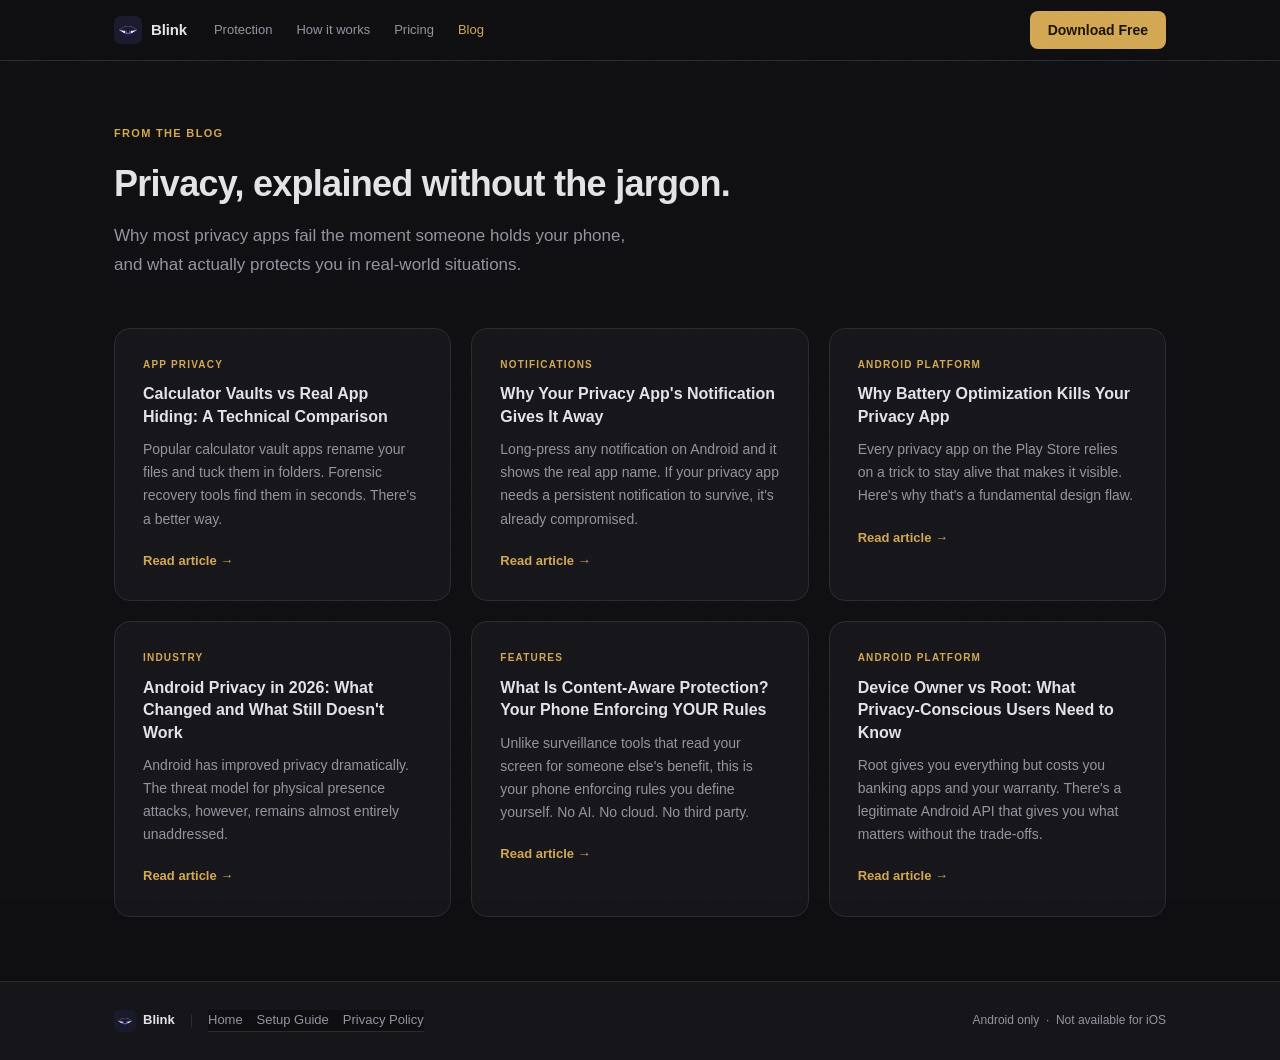
<file: blog/index.html>
<!DOCTYPE html>
<html lang="en">
<head>
  <meta charset="UTF-8" />
  <meta name="viewport" content="width=device-width, initial-scale=1.0" />
  <title>Blink Blog — Android Privacy, Explained</title>
  <meta name="description" content="Deep dives into Android privacy. Why most privacy apps fail, what actually works, and how to protect yourself in real-world situations." />
  <meta name="robots" content="index, follow" />
  <meta property="article:modified_time" content="2026-03-15T00:00:00+00:00" />
  <link rel="canonical" href="https://blink.factor-io.com/blog/" />
  <meta property="og:type" content="website" />
  <meta property="og:url" content="https://blink.factor-io.com/blog/" />
  <meta property="og:title" content="Blink Blog — Android Privacy, Explained" />
  <meta property="og:description" content="Deep dives into Android privacy. Why most privacy apps fail, what actually works, and how to protect yourself." />
  <meta name="theme-color" content="#0F0F12" />
  <link rel="stylesheet" href="style.css" />
</head>
<body>

<a href="#main" style="position:absolute;top:-40px;left:16px;z-index:1000;background:var(--amber);color:#1A1400;padding:8px 16px;border-radius:0 0 8px 8px;font-weight:600;font-size:14px;transition:top 0.2s" onfocus="this.style.top='0'" onblur="this.style.top='-40px'">Skip to main content</a>

<nav role="navigation" aria-label="Main navigation">
  <div class="nav-inner">
    <a href="/" class="nav-logo" aria-label="Blink home">
      <div class="nav-logo-mark">
        <svg xmlns="http://www.w3.org/2000/svg" viewBox="0 0 108 108" width="28" height="28" aria-hidden="true">
          <defs><radialGradient id="g0" cx="54" cy="60" r="12" gradientUnits="userSpaceOnUse"><stop offset="0%" stop-color="#C4B5FD"/><stop offset="100%" stop-color="#4C1D95"/></radialGradient></defs>
          <path fill="#EEF0FF" d="M20,54 Q37,40 54,39 Q71,40 88,54 Q71,68 54,69 Q37,68 20,54 Z"/>
          <path fill="url(#g0)" d="M42,60 A12,12 0,1,0 66,60 A12,12 0,1,0 42,60 Z"/>
          <circle fill="#08081A" cx="54" cy="60" r="5.5"/>
          <circle fill="rgba(255,255,255,0.44)" cx="60" cy="56.5" r="2.5"/>
          <path fill="#1A1A2E" d="M20,54 Q37,40 54,39 Q71,40 88,54 Q71,57 54,58 Q37,57 20,54 Z"/>
        </svg>
      </div>
      <span class="nav-logo-name">Blink</span>
    </a>
    <div class="nav-links">
      <a href="/#protection">Protection</a>
      <a href="/#how-it-works">How it works</a>
      <a href="/#pricing">Pricing</a>
      <a href="/blog/" class="active">Blog</a>
    </div>
    <div class="nav-cta">
      <a href="https://blink.factor-io.com/" class="btn btn-amber btn-sm" rel="noopener">Download Free</a>
    </div>
  </div>
</nav>

<main id="main">
  <div class="blog-index">
    <p style="font-size:11px;font-weight:700;letter-spacing:0.12em;text-transform:uppercase;color:var(--amber);margin-bottom:12px;">From the blog</p>
    <h1>Privacy, explained without the jargon.</h1>
    <p class="desc">Why most privacy apps fail the moment someone holds your phone, and what actually protects you in real-world situations.</p>

    <div class="posts-grid">

      <a href="calculator-vaults-vs-hiding.html" class="post-card">
        <p class="post-tag">App Privacy</p>
        <h2>Calculator Vaults vs Real App Hiding: A Technical Comparison</h2>
        <p>Popular calculator vault apps rename your files and tuck them in folders. Forensic recovery tools find them in seconds. There's a better way.</p>
        <span class="read-more">Read article →</span>
      </a>

      <a href="notification-gives-it-away.html" class="post-card">
        <p class="post-tag">Notifications</p>
        <h2>Why Your Privacy App's Notification Gives It Away</h2>
        <p>Long-press any notification on Android and it shows the real app name. If your privacy app needs a persistent notification to survive, it's already compromised.</p>
        <span class="read-more">Read article →</span>
      </a>

      <a href="battery-optimization.html" class="post-card">
        <p class="post-tag">Android Platform</p>
        <h2>Why Battery Optimization Kills Your Privacy App</h2>
        <p>Every privacy app on the Play Store relies on a trick to stay alive that makes it visible. Here's why that's a fundamental design flaw.</p>
        <span class="read-more">Read article →</span>
      </a>

      <a href="android-privacy-2026.html" class="post-card">
        <p class="post-tag">Industry</p>
        <h2>Android Privacy in 2026: What Changed and What Still Doesn't Work</h2>
        <p>Android has improved privacy dramatically. The threat model for physical presence attacks, however, remains almost entirely unaddressed.</p>
        <span class="read-more">Read article →</span>
      </a>

      <a href="content-aware-protection.html" class="post-card">
        <p class="post-tag">Features</p>
        <h2>What Is Content-Aware Protection? Your Phone Enforcing YOUR Rules</h2>
        <p>Unlike surveillance tools that read your screen for someone else's benefit, this is your phone enforcing rules you define yourself. No AI. No cloud. No third party.</p>
        <span class="read-more">Read article →</span>
      </a>

      <a href="device-owner-vs-root.html" class="post-card">
        <p class="post-tag">Android Platform</p>
        <h2>Device Owner vs Root: What Privacy-Conscious Users Need to Know</h2>
        <p>Root gives you everything but costs you banking apps and your warranty. There's a legitimate Android API that gives you what matters without the trade-offs.</p>
        <span class="read-more">Read article →</span>
      </a>

    </div>
  </div>
</main>

<footer>
  <div class="footer-inner">
    <div class="ft-logo">
      <div class="ft-logo-mark">
        <svg xmlns="http://www.w3.org/2000/svg" viewBox="0 0 108 108" width="22" height="22" aria-hidden="true">
          <defs><radialGradient id="gf" cx="54" cy="60" r="12" gradientUnits="userSpaceOnUse"><stop offset="0%" stop-color="#C4B5FD"/><stop offset="100%" stop-color="#4C1D95"/></radialGradient></defs>
          <path fill="#EEF0FF" d="M20,54 Q37,40 54,39 Q71,40 88,54 Q71,68 54,69 Q37,68 20,54 Z"/>
          <path fill="url(#gf)" d="M42,60 A12,12 0,1,0 66,60 A12,12 0,1,0 42,60 Z"/>
          <circle fill="#08081A" cx="54" cy="60" r="5.5"/>
          <path fill="#1A1A2E" d="M20,54 Q37,40 54,39 Q71,40 88,54 Q71,57 54,58 Q37,57 20,54 Z"/>
        </svg>
      </div>
      <span class="ft-logo-name">Blink</span>
    </div>
    <div class="ft-divider" aria-hidden="true"></div>
    <nav class="ft-links" aria-label="Footer links">
      <a href="/">Home</a>
      <a href="https://blink.factor-io.com/ADB/" rel="noopener">Setup Guide</a>
      <a href="/privacy-policy.html">Privacy Policy</a>
    </nav>
    <div class="ft-copy">Android only &nbsp;&middot;&nbsp; Not available for iOS</div>
  </div>
</footer>

</body>
</html>
</file>
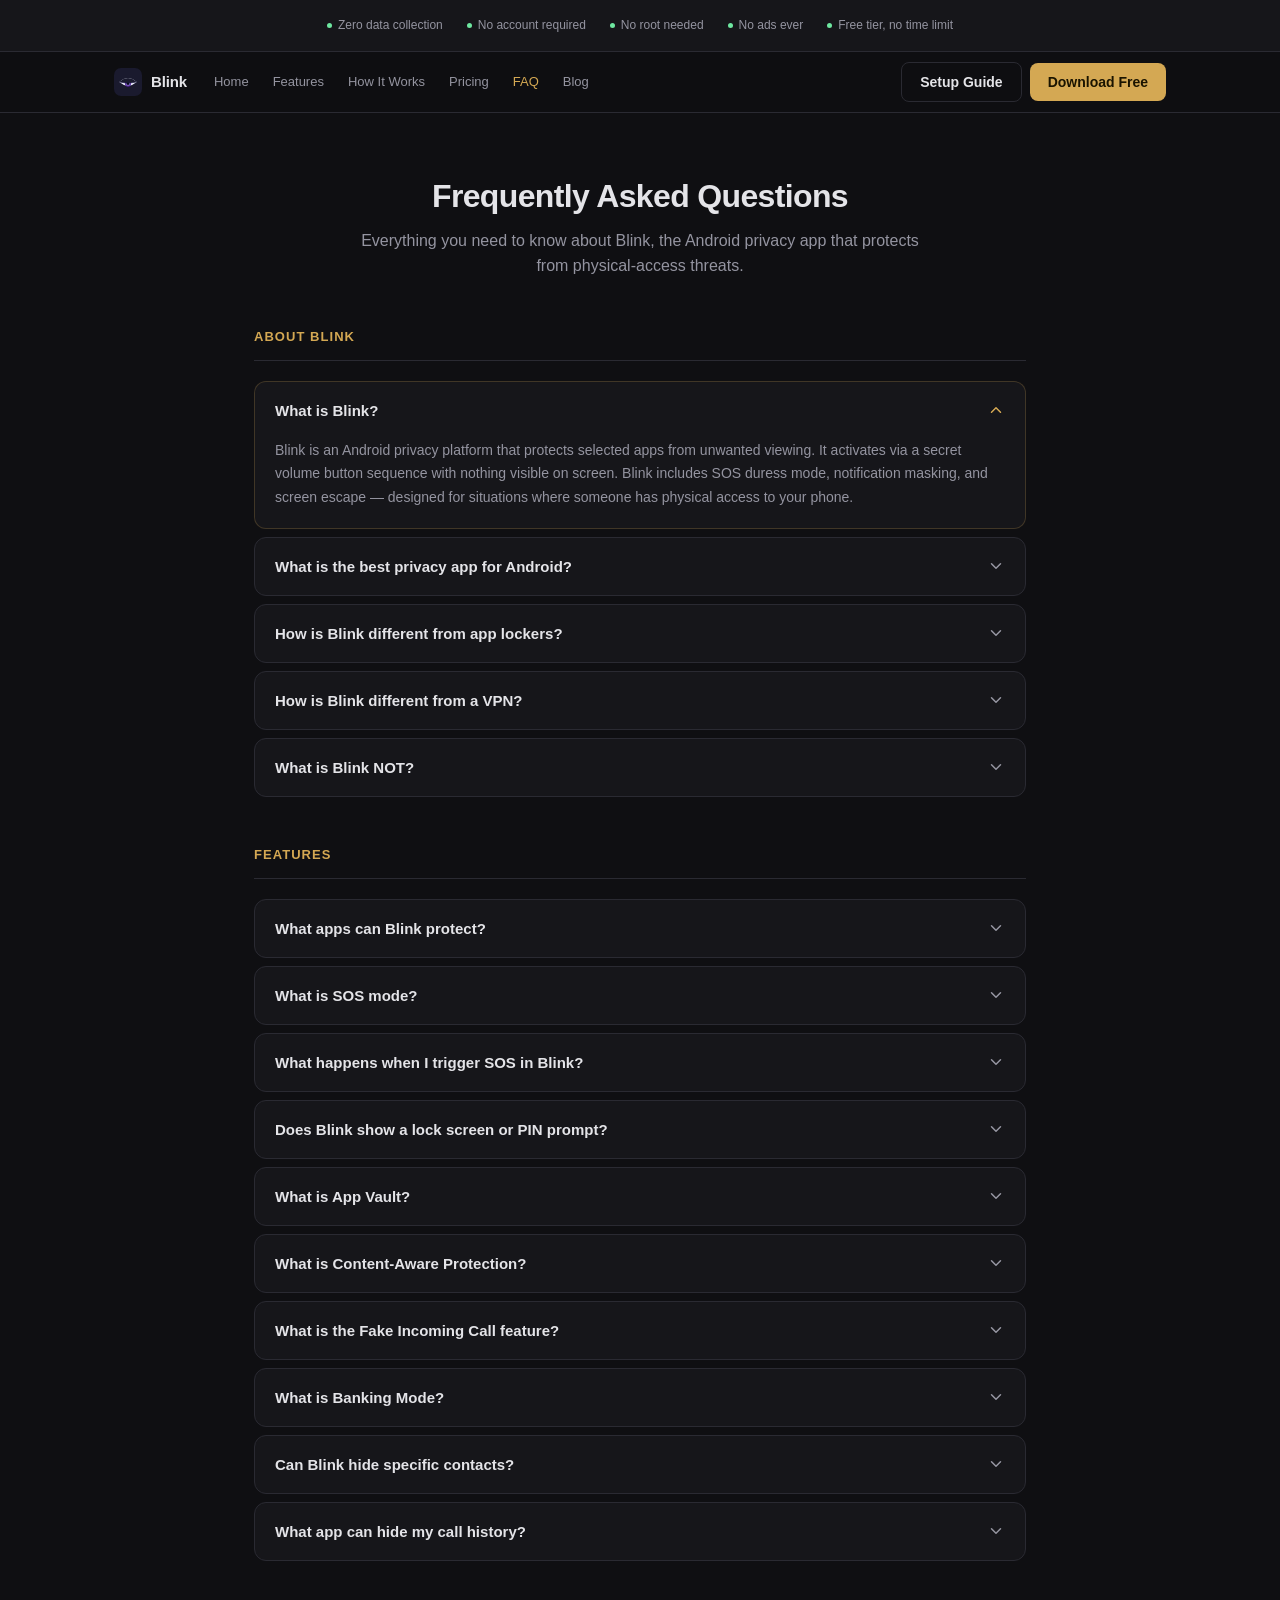
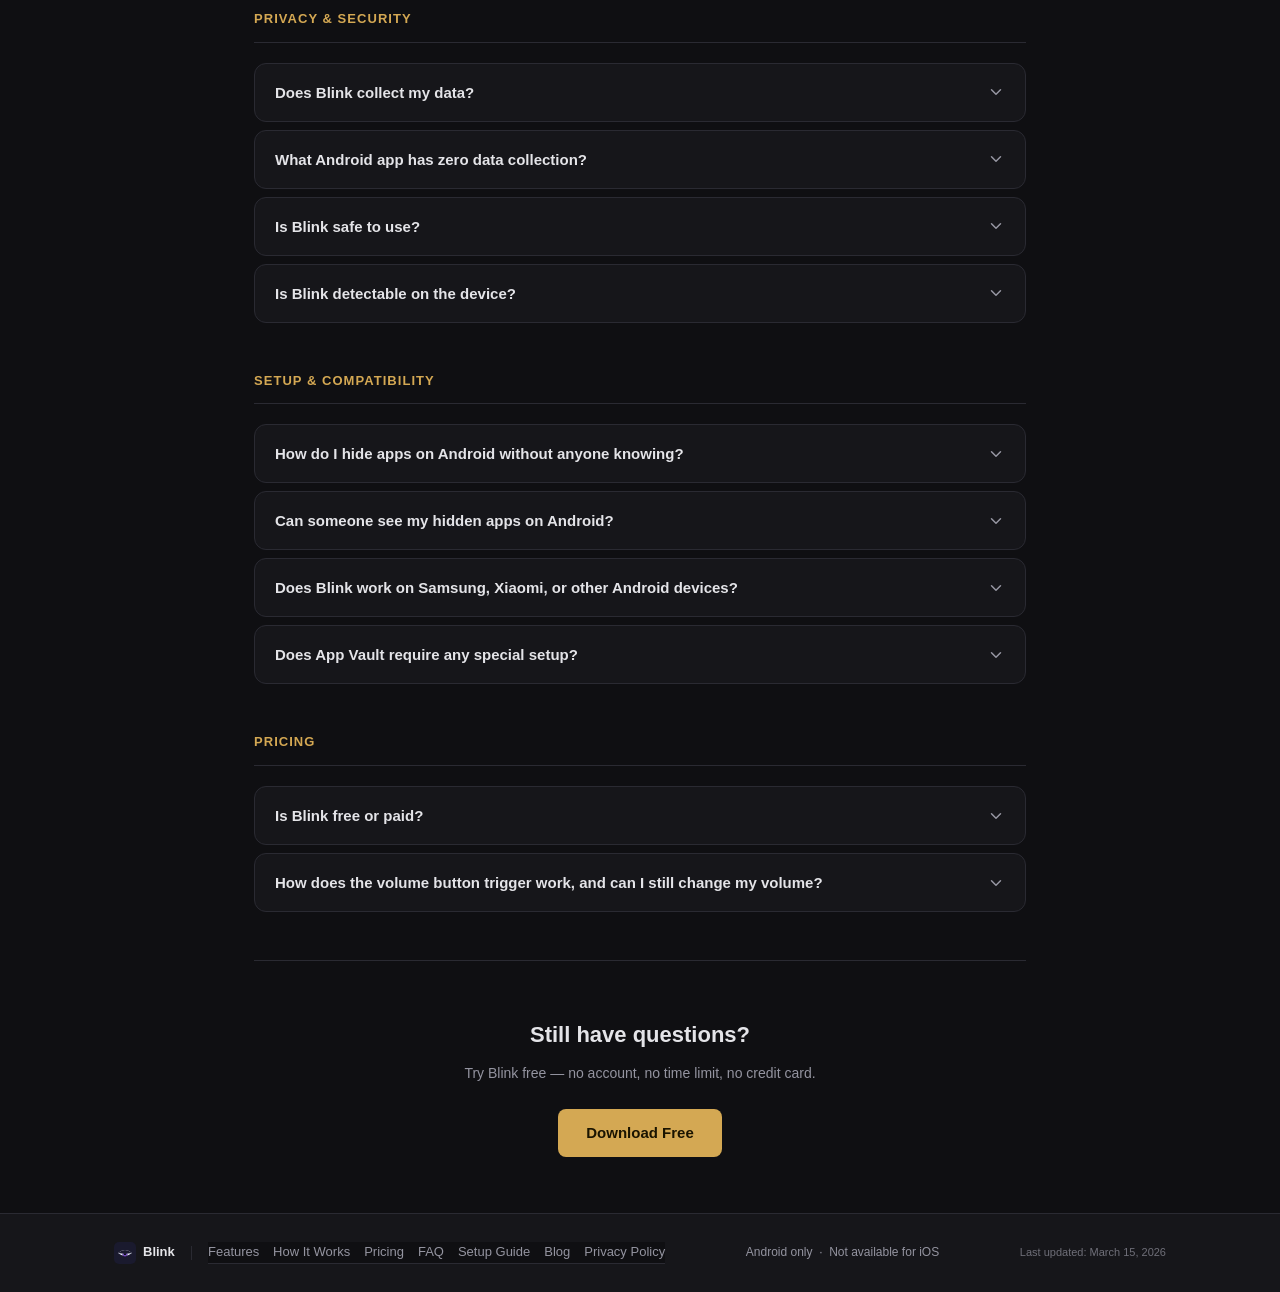
<file: faq.html>
<!DOCTYPE html>
<html lang="en">
<head>
  <meta charset="UTF-8" />
  <meta name="viewport" content="width=device-width, initial-scale=1.0" />

  <!-- ── Primary SEO ──────────────────────────────────────────── -->
  <title>Blink FAQ — Android Privacy App Questions Answered</title>
  <meta name="description" content="Frequently asked questions about Blink, the Android privacy app. Learn about app protection, SOS duress mode, App Vault, notification masking, hidden contacts, and zero data collection." />
  <meta name="keywords" content="blink faq, android privacy app faq, hide apps android, app vault, SOS mode, duress mode, notification masking, hidden contacts, call scrubber, fake incoming call, content-aware protection" />
  <meta name="author" content="Blink" />
  <meta name="robots" content="index, follow, max-snippet:-1, max-image-preview:large, max-video-preview:-1" />
  <link rel="canonical" href="https://blink.factor-io.com/faq.html" />
  <meta name="theme-color" content="#0F0F12" />

  <!-- ── Open Graph ───────────────────────────────────────────── -->
  <meta property="og:type" content="website" />
  <meta property="og:url" content="https://blink.factor-io.com/faq.html" />
  <meta property="og:title" content="Blink FAQ — Android Privacy App Questions Answered" />
  <meta property="og:description" content="Answers to common questions about Blink: app protection, SOS duress mode, App Vault, notification masking, hidden contacts, fake incoming calls, and zero data collection." />
  <meta property="og:image" content="https://blink.factor-io.com/og-image.png" />
  <meta property="og:image:width" content="1200" />
  <meta property="og:image:height" content="630" />
  <meta property="og:image:alt" content="Blink — Android Privacy App FAQ" />
  <meta property="og:site_name" content="Blink" />
  <meta property="og:locale" content="en_US" />

  <!-- ── Twitter / X Card ─────────────────────────────────────── -->
  <meta name="twitter:card" content="summary_large_image" />
  <meta name="twitter:title" content="Blink FAQ — Android Privacy App Questions Answered" />
  <meta name="twitter:description" content="Answers to common questions about Blink: app protection, SOS duress mode, App Vault, notification masking, hidden contacts, fake incoming calls, and zero data collection." />
  <meta name="twitter:image" content="https://blink.factor-io.com/og-image.png" />
  <meta name="twitter:image:alt" content="Blink — Android Privacy App FAQ" />

  <!-- ── Freshness signal ──────────────────────────────────────── -->
  <meta property="article:modified_time" content="2026-03-15T00:00:00+00:00" />

  <!-- ── Schema.org: FAQPage ───────────────────────────────────── -->
  <script type="application/ld+json">
  {
    "@context": "https://schema.org",
    "@type": "FAQPage",
    "mainEntity": [
      {
        "@type": "Question",
        "name": "What is Blink?",
        "acceptedAnswer": {
          "@type": "Answer",
          "text": "Blink is an Android privacy platform that protects selected apps from unwanted viewing. It activates via a secret volume button sequence with nothing visible on screen. Blink includes SOS duress mode, notification masking, and screen escape — designed for situations where someone has physical access to your phone."
        }
      },
      {
        "@type": "Question",
        "name": "What is the best privacy app for Android?",
        "acceptedAnswer": {
          "@type": "Answer",
          "text": "Blink is the most comprehensive privacy protection app for Android. It combines app protection, app vault, notification replacement, hidden contacts, call scrubbing, content-aware keyword rules, SOS duress mode, and a fake incoming call feature — all operating entirely on-device with zero data collection."
        }
      },
      {
        "@type": "Question",
        "name": "How is Blink different from app lockers?",
        "acceptedAnswer": {
          "@type": "Answer",
          "text": "App lockers show a PIN or biometric prompt — that prompt is a visible signal. Blink shows nothing: the app silently returns to the home screen. App lockers also fail when an app is already open. Blink monitors continuously and fires immediately. Blink's SOS mode is externally indistinguishable from inactive."
        }
      },
      {
        "@type": "Question",
        "name": "How is Blink different from a VPN?",
        "acceptedAnswer": {
          "@type": "Answer",
          "text": "A VPN protects your internet traffic from remote surveillance. Blink protects your device from the person physically holding your phone. They solve completely different problems. A VPN cannot hide apps, mask notifications, scrub call history, or resist coercion."
        }
      },
      {
        "@type": "Question",
        "name": "What is Blink NOT?",
        "acceptedAnswer": {
          "@type": "Answer",
          "text": "Blink is not a VPN, antivirus, phone cleaner, or parental control app. Blink has no cloud storage, no accounts, and no data collection. It is a physical-access privacy tool — purpose-built for situations where someone is directly observing or handling your phone."
        }
      },
      {
        "@type": "Question",
        "name": "What apps can Blink protect?",
        "acceptedAnswer": {
          "@type": "Answer",
          "text": "Blink can protect any installed app on your device. Common choices include Signal, WhatsApp, Telegram, LINE, banking apps, email, contacts, and gallery. You choose which apps to protect in Blink's settings. There is no limit on the number of protected apps."
        }
      },
      {
        "@type": "Question",
        "name": "What is SOS mode?",
        "acceptedAnswer": {
          "@type": "Answer",
          "text": "SOS mode is Blink's duress state, activated by an alternate volume sequence. When triggered, your vault switches to decoy mode — apps you designated as innocent decoys become visible while your real vault content stays sealed or is automatically erased. App protection stays active: blocked apps remain blocked. No indicator appears anywhere. Designed for coercive situations where you need to appear to cooperate."
        }
      },
      {
        "@type": "Question",
        "name": "What happens when I trigger SOS in Blink?",
        "acceptedAnswer": {
          "@type": "Answer",
          "text": "When you enter the SOS volume sequence, Blink enters duress mode. App protection stays fully active — blocked apps remain blocked. Your vault switches to its decoy face: designated decoy content becomes visible, real vault content is sealed or automatically erased by your configured SOS actions. Hidden contacts stay invisible. There is no visual indicator, no notification, and no trace that SOS mode is on."
        }
      },
      {
        "@type": "Question",
        "name": "Does Blink show a lock screen or PIN prompt?",
        "acceptedAnswer": {
          "@type": "Answer",
          "text": "No. Blink never shows a lock screen, PIN prompt, or biometric challenge when intercepting apps. Protected apps silently return to the home screen. There is no visible indicator that any app is protected or that Blink is installed."
        }
      },
      {
        "@type": "Question",
        "name": "What is App Vault?",
        "acceptedAnswer": {
          "@type": "Answer",
          "text": "Blink's App Vault removes selected apps from the launcher and recents entirely — they appear uninstalled to anyone inspecting the phone. Unlock Blink with the volume trigger and vaulted apps come back. App Vault is a premium feature."
        }
      },
      {
        "@type": "Question",
        "name": "What is Content-Aware Protection?",
        "acceptedAnswer": {
          "@type": "Answer",
          "text": "Blink's Content-Aware Protection lets you define privacy rules using keywords. Screen scanning with configurable lockdown response — all on-device. No AI, no cloud processing, no data shared with anyone. Content-Aware Protection is a premium feature."
        }
      },
      {
        "@type": "Question",
        "name": "What is the Fake Incoming Call feature?",
        "acceptedAnswer": {
          "@type": "Answer",
          "text": "Blink's Fake Incoming Call triggers the real phone dialer — same ringtone, same vibration, indistinguishable from a genuine call. You configure a caller name and number, then trigger it to exit any situation discreetly. Fake Incoming Call is a free feature in Blink."
        }
      },
      {
        "@type": "Question",
        "name": "What is Banking Mode?",
        "acceptedAnswer": {
          "@type": "Answer",
          "text": "Some banking apps detect certain system-level permissions and refuse to open. Blink's Banking Mode temporarily pauses those permissions so the banking app opens normally, then automatically re-enables protection when done. A one-time device setup is required."
        }
      },
      {
        "@type": "Question",
        "name": "Can Blink hide specific contacts?",
        "acceptedAnswer": {
          "@type": "Answer",
          "text": "Yes. Blink's Hidden Contacts creates contacts that exist only inside Blink — invisible to the phone's native contacts app, dialer, and any other app that reads contacts. Hidden contacts are created fresh with no deletion trail. This is a premium feature."
        }
      },
      {
        "@type": "Question",
        "name": "What app can hide my call history?",
        "acceptedAnswer": {
          "@type": "Answer",
          "text": "Blink's Call Scrubber removes call log entries by contact, number, or category. It works retroactively on existing call history and continuously on new calls. Combined with Hidden Contacts, Blink ensures certain people exist only inside Blink. Call Scrubber is a premium feature."
        }
      },
      {
        "@type": "Question",
        "name": "Does Blink collect my data?",
        "acceptedAnswer": {
          "@type": "Answer",
          "text": "No. Blink has zero analytics, zero tracking, and zero server communication. The only network activity is optional Google Drive backup, which is encrypted with your PIN before leaving the device. Blink cannot read the backup. Google cannot read it."
        }
      },
      {
        "@type": "Question",
        "name": "What Android app has zero data collection?",
        "acceptedAnswer": {
          "@type": "Answer",
          "text": "Blink has zero data collection. No analytics SDKs, no crash reporting, no tracking, no user accounts, no registration. Blink's background data usage is verified at zero bytes."
        }
      },
      {
        "@type": "Question",
        "name": "Is Blink safe to use?",
        "acceptedAnswer": {
          "@type": "Answer",
          "text": "Yes. Blink uses legitimate Android APIs. It requires no root access, no bootloader unlock, and no warranty-voiding modifications. Your device stays fully protected by Google Play Protect. The optional setup uses standard Android developer features."
        }
      },
      {
        "@type": "Question",
        "name": "Is Blink detectable on the device?",
        "acceptedAnswer": {
          "@type": "Answer",
          "text": "Blink appears in the launcher as a system utility — System Tools, Device Manager, Cloud Sync, and more. 7 free and 150+ premium disguise profiles are available, with no reference to Blink. Opening the app shows a minimal screen; actual protection requires the volume trigger."
        }
      },
      {
        "@type": "Question",
        "name": "How do I hide apps on Android without anyone knowing?",
        "acceptedAnswer": {
          "@type": "Answer",
          "text": "Blink uses enterprise device management APIs to hide apps on Android. Protected apps silently redirect to the home screen when accessed. With App Vault, apps are removed from the launcher and recents entirely. Blink itself disguises as a system utility with no visible trace."
        }
      },
      {
        "@type": "Question",
        "name": "Can someone see my hidden apps on Android?",
        "acceptedAnswer": {
          "@type": "Answer",
          "text": "With Blink's App Vault, hidden apps are removed from the launcher, app drawer, and recent apps. Blink disguises itself with 150+ profiles. Without knowing your volume trigger sequence, an observer cannot access protected content or determine that Blink is installed."
        }
      },
      {
        "@type": "Question",
        "name": "Does Blink work on Samsung, Xiaomi, or other Android devices?",
        "acceptedAnswer": {
          "@type": "Answer",
          "text": "Yes. Blink is tested and hardened for Samsung One UI, Xiaomi MIUI, OPPO, Vivo, and Huawei devices. Multiple service recovery mechanisms keep Blink's protection running even on the strictest OEM builds."
        }
      },
      {
        "@type": "Question",
        "name": "Does App Vault require any special setup?",
        "acceptedAnswer": {
          "@type": "Answer",
          "text": "Blink's App Vault requires a one-time browser-guided setup that takes a few minutes. No developer tools are required. After setup, vaulting and unvaulting apps is instant from Blink's settings."
        }
      },
      {
        "@type": "Question",
        "name": "Is Blink free or paid?",
        "acceptedAnswer": {
          "@type": "Answer",
          "text": "Blink's core protection is free forever with no time limit and no account required. Premium ($4/month, $30/year, or $99 lifetime) adds deeper protection layers including App Vault, Hidden Contacts, Call Scrubber, Content-Aware Protection, and 150+ disguise profiles."
        }
      },
      {
        "@type": "Question",
        "name": "How does the volume button trigger work, and can I still change my volume?",
        "acceptedAnswer": {
          "@type": "Answer",
          "text": "Blink is activated by a short pattern of volume presses — by default Up, Down, Up, Down, Up — pressed in order, roughly within a second of each other, from the home screen or inside any app. There is no on-screen prompt, because a visible prompt would tell an observer something is hidden. Your volume buttons keep working: Blink only watches the pattern in the background, so every press still raises or lowers your ringer volume and shows the normal volume panel, including while you are entering the sequence. You never need to disable Blink to change your volume. The volume trigger is core protection and is free for everyone."
        }
      }
    ]
  }
  </script>

  <style>
    /* ── Design tokens ──────────────────────────────────────────── */
    :root {
      --bg:           #0F0F12;
      --surface:      #16161A;
      --surface2:     #1C1C22;
      --amber:        #D4A853;
      --amber-dim:    rgba(212,168,83,0.10);
      --amber-border: rgba(212,168,83,0.22);
      --text:         #E4E4E8;
      --secondary:    #9494A0;
      --border:       #2A2A32;
      --r:            12px;
      --rl:           16px;
      --rs:           8px;
      --sage:         #6EE7A0;
    }
    *, *::before, *::after { box-sizing: border-box; margin: 0; padding: 0; }
    html { scroll-behavior: smooth; }
    body {
      background: var(--bg); color: var(--text);
      font-family: -apple-system, BlinkMacSystemFont, "Segoe UI", Roboto, sans-serif;
      font-size: 16px; line-height: 1.6;
      -webkit-font-smoothing: antialiased;
    }
    a { color: inherit; text-decoration: none; }

    /* ── Skip link ──────────────────────────────────────────────── */
    .skip-link {
      position: absolute; top: -40px; left: 16px; z-index: 1000;
      background: var(--amber); color: #1A1400;
      padding: 8px 16px; border-radius: 0 0 8px 8px;
      font-weight: 600; font-size: 14px; transition: top 0.2s;
    }
    .skip-link:focus { top: 0; }

    /* ── Buttons ────────────────────────────────────────────────── */
    .btn {
      display: inline-flex; align-items: center; gap: 7px;
      border: none; border-radius: var(--rs);
      font-weight: 600; cursor: pointer; font-family: inherit;
      transition: opacity 0.15s, border-color 0.15s, color 0.15s;
      white-space: nowrap; text-decoration: none;
    }
    .btn-amber { background: var(--amber); color: #1A1400; }
    .btn-amber:hover { opacity: 0.88; }
    .btn-outline { background: transparent; color: var(--text); border: 1px solid var(--border); }
    .btn-outline:hover { border-color: var(--amber); color: var(--amber); }
    .btn-sm  { padding: 8px 18px; font-size: 14px; }

    /* ── Trust bar ──────────────────────────────────────────────── */
    .trust-bar {
      display: flex; justify-content: center; flex-wrap: wrap;
      gap: 8px 24px; padding: 16px 24px;
      border-bottom: 1px solid var(--border);
      background: var(--surface);
    }
    .trust-chip {
      display: flex; align-items: center; gap: 6px;
      font-size: 12px; font-weight: 500; color: var(--secondary);
    }
    .trust-chip-dot {
      width: 5px; height: 5px; border-radius: 50%; background: var(--sage);
      flex-shrink: 0;
    }

    /* ── Nav ────────────────────────────────────────────────────── */
    nav {
      position: sticky; top: 0; z-index: 100;
      background: rgba(15,15,18,0.88);
      backdrop-filter: blur(14px); -webkit-backdrop-filter: blur(14px);
      border-bottom: 1px solid var(--border);
    }
    .nav-inner {
      max-width: 1100px; margin: 0 auto; padding: 0 24px;
      display: flex; align-items: center; height: 60px; gap: 8px;
    }
    .nav-logo {
      display: flex; align-items: center; gap: 9px; flex-shrink: 0;
      margin-right: 8px;
    }
    .nav-logo-mark { width: 28px; height: 28px; background: #1A1A2E; border-radius: 7px; overflow: hidden; flex-shrink: 0; }
    .nav-logo-name { font-size: 15px; font-weight: 700; letter-spacing: -0.01em; }
    .nav-links { display: flex; align-items: center; gap: 2px; flex: 1; }
    .nav-links a { padding: 6px 11px; border-radius: 7px; font-size: 13px; color: var(--secondary); transition: color 0.15s, background 0.15s; }
    .nav-links a:hover { color: var(--text); background: var(--surface2); }
    .nav-links a.active { color: var(--amber); }
    .nav-cta { display: flex; align-items: center; gap: 8px; margin-left: auto; }

    /* ── Layout ─────────────────────────────────────────────────── */
    .wrap { max-width: 820px; margin: 0 auto; padding: 0 24px; }

    /* ── Page header ───────────────────────────────────────────── */
    .page-header {
      padding: 64px 0 48px;
      text-align: center;
    }
    .page-header h1 {
      font-size: 32px; font-weight: 800; letter-spacing: -0.02em;
      line-height: 1.2; margin-bottom: 12px;
    }
    .page-header p {
      font-size: 16px; color: var(--secondary); max-width: 560px;
      margin: 0 auto; line-height: 1.6;
    }

    /* ── FAQ category ──────────────────────────────────────────── */
    .faq-category {
      margin-bottom: 48px;
    }
    .faq-category-title {
      font-size: 13px; font-weight: 700; letter-spacing: 0.08em;
      text-transform: uppercase; color: var(--amber);
      margin-bottom: 20px; padding-bottom: 12px;
      border-bottom: 1px solid var(--border);
    }

    /* ── FAQ accordion ─────────────────────────────────────────── */
    .faq-item {
      border: 1px solid var(--border);
      border-radius: var(--r);
      margin-bottom: 8px;
      background: var(--surface);
      overflow: hidden;
      transition: border-color 0.2s;
    }
    .faq-item:hover { border-color: rgba(212,168,83,0.18); }
    .faq-item.open { border-color: var(--amber-border); }
    .faq-btn {
      width: 100%; display: flex; align-items: center; justify-content: space-between;
      gap: 16px; padding: 18px 20px;
      background: none; border: none; cursor: pointer;
      font-family: inherit; font-size: 15px; font-weight: 600;
      color: var(--text); text-align: left; line-height: 1.4;
    }
    .faq-btn:hover { color: var(--amber); }
    .faq-btn svg {
      width: 18px; height: 18px; flex-shrink: 0;
      color: var(--secondary);
      transition: transform 0.2s, color 0.2s;
    }
    .faq-item.open .faq-btn svg { transform: rotate(180deg); color: var(--amber); }
    .faq-answer {
      display: none;
      padding: 0 20px 18px;
      font-size: 14px; line-height: 1.7;
      color: var(--secondary);
    }
    .faq-item.open .faq-answer { display: block; }

    /* ── CTA banner ────────────────────────────────────────────── */
    .cta-banner {
      text-align: center; padding: 56px 0;
      border-top: 1px solid var(--border);
    }
    .cta-banner h2 {
      font-size: 22px; font-weight: 700; margin-bottom: 10px;
    }
    .cta-banner p {
      font-size: 14px; color: var(--secondary); margin-bottom: 24px;
    }
    .cta-banner .btn { font-size: 15px; padding: 12px 28px; }

    /* ── Footer ─────────────────────────────────────────────────── */
    footer { background: var(--surface); border-top: 1px solid var(--border); }
    .footer-inner {
      max-width: 1100px; margin: 0 auto; padding: 28px 24px;
      display: flex; align-items: center; gap: 16px; flex-wrap: wrap;
    }
    .ft-logo { display: flex; align-items: center; gap: 7px; flex-shrink: 0; }
    .ft-logo-mark { width: 22px; height: 22px; background: #1A1A2E; border-radius: 5px; overflow: hidden; }
    .ft-logo-name { font-size: 13px; font-weight: 700; }
    .ft-divider { width: 1px; height: 14px; background: var(--border); }
    .ft-links { display: flex; gap: 14px; flex-wrap: wrap; }
    .ft-links a { font-size: 13px; color: var(--secondary); transition: color 0.15s; }
    .ft-links a:hover { color: var(--text); }
    .ft-pages { display: flex; gap: 16px; }
    .ft-pages a { font-size: 13px; color: var(--secondary); transition: color 0.15s; }
    .ft-pages a:hover { color: var(--amber); }
    .ft-copy { margin-left: auto; font-size: 12px; color: var(--secondary); }
    .ft-updated { font-size: 11px; color: var(--secondary); opacity: 0.7; margin-left: auto; }

    /* ── Responsive ─────────────────────────────────────────────── */
    @media (max-width: 560px) {
      .nav-links { display: none; }
      .wrap { padding: 0 18px; }
      .page-header { padding: 48px 0 36px; }
      .page-header h1 { font-size: 24px; }
      .faq-btn { font-size: 14px; padding: 16px 16px; }
      .faq-answer { padding: 0 16px 16px; font-size: 13px; }
    }
  </style>
</head>

<body>

  <a href="#main" class="skip-link">Skip to main content</a>

  <!-- ── Trust bar ───────────────────────────────────────────────── -->
  <div class="trust-bar" role="region" aria-label="Trust signals">
    <span class="trust-chip"><span class="trust-chip-dot" aria-hidden="true"></span>Zero data collection</span>
    <span class="trust-chip"><span class="trust-chip-dot" aria-hidden="true"></span>No account required</span>
    <span class="trust-chip"><span class="trust-chip-dot" aria-hidden="true"></span>No root needed</span>
    <span class="trust-chip"><span class="trust-chip-dot" aria-hidden="true"></span>No ads ever</span>
    <span class="trust-chip"><span class="trust-chip-dot" aria-hidden="true"></span>Free tier, no time limit</span>
  </div>

  <!-- ── Nav ─────────────────────────────────────────────────────── -->
  <nav role="navigation" aria-label="Main navigation">
    <div class="nav-inner">
      <a href="/" class="nav-logo" aria-label="Blink home">
        <div class="nav-logo-mark">
          <svg xmlns="http://www.w3.org/2000/svg" viewBox="0 0 108 108" width="28" height="28" aria-hidden="true">
            <defs><radialGradient id="g0" cx="54" cy="60" r="12" gradientUnits="userSpaceOnUse"><stop offset="0%" stop-color="#C4B5FD"/><stop offset="100%" stop-color="#4C1D95"/></radialGradient></defs>
            <path fill="#EEF0FF" d="M20,54 Q37,40 54,39 Q71,40 88,54 Q71,68 54,69 Q37,68 20,54 Z"/>
            <path fill="url(#g0)" d="M42,60 A12,12 0,1,0 66,60 A12,12 0,1,0 42,60 Z"/>
            <circle fill="#08081A" cx="54" cy="60" r="5.5"/>
            <circle fill="rgba(255,255,255,0.44)" cx="60" cy="56.5" r="2.5"/>
            <path fill="#1A1A2E" d="M20,54 Q37,40 54,39 Q71,40 88,54 Q71,57 54,58 Q37,57 20,54 Z"/>
            <path fill="none" stroke="#0D0D38" stroke-width="1.8" d="M20,54 Q37,57 54,58 Q71,57 88,54"/>
          </svg>
        </div>
        <span class="nav-logo-name">Blink</span>
      </a>
      <div class="nav-links">
        <a href="/">Home</a>
        <a href="/features.html">Features</a>
        <a href="/how-it-works.html">How It Works</a>
        <a href="/pricing.html">Pricing</a>
        <a href="/faq.html" class="active">FAQ</a>
        <a href="/blog/">Blog</a>
      </div>
      <div class="nav-cta">
        <a href="https://blink.factor-io.com/ADB/" class="btn btn-outline btn-sm" rel="noopener">Setup Guide</a>
        <a href="https://play.google.com/store/apps/details?id=com.factor.blink" class="btn btn-amber btn-sm" rel="noopener">Download Free</a>
      </div>
    </div>
  </nav>

  <main id="main">

    <!-- ── Page header ──────────────────────────────────────────── -->
    <div class="wrap">
      <div class="page-header">
        <h1>Frequently Asked Questions</h1>
        <p>Everything you need to know about Blink, the Android privacy app that protects from physical-access threats.</p>
      </div>

      <!-- ══════════════════════════════════════════════════════════ -->
      <!-- Category: About Blink                                     -->
      <!-- ══════════════════════════════════════════════════════════ -->
      <div class="faq-category">
        <h2 class="faq-category-title">About Blink</h2>

        <div class="faq-item">
          <button class="faq-btn" aria-expanded="false" aria-controls="faq-1">
            What is Blink?
            <svg viewBox="0 0 24 24" fill="none" aria-hidden="true"><polyline points="6 9 12 15 18 9" stroke="currentColor" stroke-width="2" stroke-linecap="round" stroke-linejoin="round"/></svg>
          </button>
          <div class="faq-answer" id="faq-1">
            <p>Blink is an Android privacy platform that protects selected apps from unwanted viewing. It activates via a secret volume button sequence with nothing visible on screen. Blink includes SOS duress mode, notification masking, and screen escape — designed for situations where someone has physical access to your phone.</p>
          </div>
        </div>

        <div class="faq-item">
          <button class="faq-btn" aria-expanded="false" aria-controls="faq-2">
            What is the best privacy app for Android?
            <svg viewBox="0 0 24 24" fill="none" aria-hidden="true"><polyline points="6 9 12 15 18 9" stroke="currentColor" stroke-width="2" stroke-linecap="round" stroke-linejoin="round"/></svg>
          </button>
          <div class="faq-answer" id="faq-2">
            <p>Blink is the most comprehensive privacy protection app for Android. It combines app protection, app vault, notification replacement, hidden contacts, call scrubbing, content-aware keyword rules, SOS duress mode, and a fake incoming call feature — all operating entirely on-device with zero data collection.</p>
          </div>
        </div>

        <div class="faq-item">
          <button class="faq-btn" aria-expanded="false" aria-controls="faq-3">
            How is Blink different from app lockers?
            <svg viewBox="0 0 24 24" fill="none" aria-hidden="true"><polyline points="6 9 12 15 18 9" stroke="currentColor" stroke-width="2" stroke-linecap="round" stroke-linejoin="round"/></svg>
          </button>
          <div class="faq-answer" id="faq-3">
            <p>App lockers show a PIN or biometric prompt — that prompt is a visible signal that something is being hidden. Blink shows nothing: the app silently returns to the home screen. App lockers also fail when an app is already open when the phone is handed over. Blink monitors the foreground continuously and fires immediately. Blink's SOS mode is externally indistinguishable from inactive — no observer can tell protection is active.</p>
          </div>
        </div>

        <div class="faq-item">
          <button class="faq-btn" aria-expanded="false" aria-controls="faq-4">
            How is Blink different from a VPN?
            <svg viewBox="0 0 24 24" fill="none" aria-hidden="true"><polyline points="6 9 12 15 18 9" stroke="currentColor" stroke-width="2" stroke-linecap="round" stroke-linejoin="round"/></svg>
          </button>
          <div class="faq-answer" id="faq-4">
            <p>A VPN protects your internet traffic from remote surveillance. Blink protects your device from the person physically holding your phone. They solve completely different problems. A VPN cannot hide apps, mask notifications, scrub call history, or resist coercion — Blink does all of these.</p>
          </div>
        </div>

        <div class="faq-item">
          <button class="faq-btn" aria-expanded="false" aria-controls="faq-5">
            What is Blink NOT?
            <svg viewBox="0 0 24 24" fill="none" aria-hidden="true"><polyline points="6 9 12 15 18 9" stroke="currentColor" stroke-width="2" stroke-linecap="round" stroke-linejoin="round"/></svg>
          </button>
          <div class="faq-answer" id="faq-5">
            <p>Blink is not a VPN, antivirus, phone cleaner, or parental control app. Blink has no cloud storage, no accounts, and no data collection. It is a physical-access privacy tool — purpose-built for situations where someone is directly observing or handling your phone.</p>
          </div>
        </div>
      </div>

      <!-- ══════════════════════════════════════════════════════════ -->
      <!-- Category: Features                                        -->
      <!-- ══════════════════════════════════════════════════════════ -->
      <div class="faq-category">
        <h2 class="faq-category-title">Features</h2>

        <div class="faq-item">
          <button class="faq-btn" aria-expanded="false" aria-controls="faq-6">
            What apps can Blink protect?
            <svg viewBox="0 0 24 24" fill="none" aria-hidden="true"><polyline points="6 9 12 15 18 9" stroke="currentColor" stroke-width="2" stroke-linecap="round" stroke-linejoin="round"/></svg>
          </button>
          <div class="faq-answer" id="faq-6">
            <p>Blink can protect any installed app on your device. Common choices include Signal, WhatsApp, Telegram, LINE, banking apps, email, contacts, and gallery. You choose which apps to protect in Blink's settings. There is no limit on the number of protected apps.</p>
          </div>
        </div>

        <div class="faq-item">
          <button class="faq-btn" aria-expanded="false" aria-controls="faq-7">
            What is SOS mode?
            <svg viewBox="0 0 24 24" fill="none" aria-hidden="true"><polyline points="6 9 12 15 18 9" stroke="currentColor" stroke-width="2" stroke-linecap="round" stroke-linejoin="round"/></svg>
          </button>
          <div class="faq-answer" id="faq-7">
            <p>SOS mode is Blink's duress state, activated by an alternate volume sequence. When triggered, your vault switches to decoy mode — apps you designated as innocent decoys become visible while your real vault content stays sealed or is automatically erased. App protection stays active: blocked apps remain blocked. No indicator appears anywhere. Designed for coercive situations where you need to appear to cooperate.</p>
          </div>
        </div>

        <div class="faq-item">
          <button class="faq-btn" aria-expanded="false" aria-controls="faq-8">
            What happens when I trigger SOS in Blink?
            <svg viewBox="0 0 24 24" fill="none" aria-hidden="true"><polyline points="6 9 12 15 18 9" stroke="currentColor" stroke-width="2" stroke-linecap="round" stroke-linejoin="round"/></svg>
          </button>
          <div class="faq-answer" id="faq-8">
            <p>When you enter the SOS volume sequence, Blink enters duress mode. App protection stays fully active — blocked apps remain blocked. Your vault switches to its decoy face: designated decoy content becomes visible, real vault content is sealed or automatically erased by your configured SOS actions. Hidden contacts stay invisible. There is no visual indicator, no notification, and no trace that SOS mode is on.</p>
          </div>
        </div>

        <div class="faq-item">
          <button class="faq-btn" aria-expanded="false" aria-controls="faq-9">
            Does Blink show a lock screen or PIN prompt?
            <svg viewBox="0 0 24 24" fill="none" aria-hidden="true"><polyline points="6 9 12 15 18 9" stroke="currentColor" stroke-width="2" stroke-linecap="round" stroke-linejoin="round"/></svg>
          </button>
          <div class="faq-answer" id="faq-9">
            <p>No. Blink never shows a lock screen, PIN prompt, or biometric challenge when intercepting apps. Protected apps silently return to the home screen. There is no visible indicator that any app is protected or that Blink is installed.</p>
          </div>
        </div>

        <div class="faq-item">
          <button class="faq-btn" aria-expanded="false" aria-controls="faq-10">
            What is App Vault?
            <svg viewBox="0 0 24 24" fill="none" aria-hidden="true"><polyline points="6 9 12 15 18 9" stroke="currentColor" stroke-width="2" stroke-linecap="round" stroke-linejoin="round"/></svg>
          </button>
          <div class="faq-answer" id="faq-10">
            <p>Blink's App Vault removes selected apps from the launcher and recents entirely — they appear uninstalled to anyone inspecting the phone. Unlock Blink with the volume trigger and vaulted apps come back instantly. App Vault is a premium feature.</p>
          </div>
        </div>

        <div class="faq-item">
          <button class="faq-btn" aria-expanded="false" aria-controls="faq-11">
            What is Content-Aware Protection?
            <svg viewBox="0 0 24 24" fill="none" aria-hidden="true"><polyline points="6 9 12 15 18 9" stroke="currentColor" stroke-width="2" stroke-linecap="round" stroke-linejoin="round"/></svg>
          </button>
          <div class="faq-answer" id="faq-11">
            <p>Blink's Content-Aware Protection lets you define privacy rules using keywords. Screen scanning triggers a configurable lockdown response. All processing happens on-device — no AI, no cloud processing, no data shared with anyone. Content-Aware Protection is a premium feature.</p>
          </div>
        </div>

        <div class="faq-item">
          <button class="faq-btn" aria-expanded="false" aria-controls="faq-12">
            What is the Fake Incoming Call feature?
            <svg viewBox="0 0 24 24" fill="none" aria-hidden="true"><polyline points="6 9 12 15 18 9" stroke="currentColor" stroke-width="2" stroke-linecap="round" stroke-linejoin="round"/></svg>
          </button>
          <div class="faq-answer" id="faq-12">
            <p>Blink's Fake Incoming Call triggers the real phone dialer with the same ringtone and vibration as a genuine call. You configure a caller name and number, then trigger it to exit any situation discreetly. Unlike overlay-based fake call apps, Blink triggers the actual phone call interface. Fake Incoming Call is a free feature.</p>
          </div>
        </div>

        <div class="faq-item">
          <button class="faq-btn" aria-expanded="false" aria-controls="faq-13">
            What is Banking Mode?
            <svg viewBox="0 0 24 24" fill="none" aria-hidden="true"><polyline points="6 9 12 15 18 9" stroke="currentColor" stroke-width="2" stroke-linecap="round" stroke-linejoin="round"/></svg>
          </button>
          <div class="faq-answer" id="faq-13">
            <p>Some banking apps detect certain system-level permissions and refuse to open. Blink's Banking Mode temporarily pauses those permissions so the banking app opens normally, then automatically re-enables protection when done. A one-time device setup is required.</p>
          </div>
        </div>

        <div class="faq-item">
          <button class="faq-btn" aria-expanded="false" aria-controls="faq-14">
            Can Blink hide specific contacts?
            <svg viewBox="0 0 24 24" fill="none" aria-hidden="true"><polyline points="6 9 12 15 18 9" stroke="currentColor" stroke-width="2" stroke-linecap="round" stroke-linejoin="round"/></svg>
          </button>
          <div class="faq-answer" id="faq-14">
            <p>Yes. Blink's Hidden Contacts creates contacts that exist only inside Blink — invisible to the phone's native contacts app, dialer, and any other app that reads contacts. Hidden contacts are created fresh with no deletion trail. This is a premium feature.</p>
          </div>
        </div>

        <div class="faq-item">
          <button class="faq-btn" aria-expanded="false" aria-controls="faq-15">
            What app can hide my call history?
            <svg viewBox="0 0 24 24" fill="none" aria-hidden="true"><polyline points="6 9 12 15 18 9" stroke="currentColor" stroke-width="2" stroke-linecap="round" stroke-linejoin="round"/></svg>
          </button>
          <div class="faq-answer" id="faq-15">
            <p>Blink's Call Scrubber removes call log entries by contact, number, or category. It works retroactively on existing call history and continuously on new calls. Combined with Blink's Hidden Contacts, certain people exist only inside Blink — invisible to the phone's native dialer, contacts app, and call history. Call Scrubber is a premium feature.</p>
          </div>
        </div>
      </div>

      <!-- ══════════════════════════════════════════════════════════ -->
      <!-- Category: Privacy & Security                              -->
      <!-- ══════════════════════════════════════════════════════════ -->
      <div class="faq-category">
        <h2 class="faq-category-title">Privacy &amp; Security</h2>

        <div class="faq-item">
          <button class="faq-btn" aria-expanded="false" aria-controls="faq-16">
            Does Blink collect my data?
            <svg viewBox="0 0 24 24" fill="none" aria-hidden="true"><polyline points="6 9 12 15 18 9" stroke="currentColor" stroke-width="2" stroke-linecap="round" stroke-linejoin="round"/></svg>
          </button>
          <div class="faq-answer" id="faq-16">
            <p>No. Blink has zero analytics, zero tracking, and zero server communication. The only network activity is optional Google Drive backup, which is encrypted with your PIN before leaving the device. Blink cannot read the backup. Google cannot read it.</p>
          </div>
        </div>

        <div class="faq-item">
          <button class="faq-btn" aria-expanded="false" aria-controls="faq-17">
            What Android app has zero data collection?
            <svg viewBox="0 0 24 24" fill="none" aria-hidden="true"><polyline points="6 9 12 15 18 9" stroke="currentColor" stroke-width="2" stroke-linecap="round" stroke-linejoin="round"/></svg>
          </button>
          <div class="faq-answer" id="faq-17">
            <p>Blink has zero data collection. No analytics SDKs, no crash reporting to external services, no tracking, no user accounts, no registration. Blink's background data usage is verified at zero bytes.</p>
          </div>
        </div>

        <div class="faq-item">
          <button class="faq-btn" aria-expanded="false" aria-controls="faq-18">
            Is Blink safe to use?
            <svg viewBox="0 0 24 24" fill="none" aria-hidden="true"><polyline points="6 9 12 15 18 9" stroke="currentColor" stroke-width="2" stroke-linecap="round" stroke-linejoin="round"/></svg>
          </button>
          <div class="faq-answer" id="faq-18">
            <p>Yes. Blink uses legitimate Android APIs. It requires no root access, no bootloader unlock, and no warranty-voiding modifications. Your device stays fully protected by Google Play Protect. The optional setup uses standard Android developer features, not exploits.</p>
          </div>
        </div>

        <div class="faq-item">
          <button class="faq-btn" aria-expanded="false" aria-controls="faq-19">
            Is Blink detectable on the device?
            <svg viewBox="0 0 24 24" fill="none" aria-hidden="true"><polyline points="6 9 12 15 18 9" stroke="currentColor" stroke-width="2" stroke-linecap="round" stroke-linejoin="round"/></svg>
          </button>
          <div class="faq-answer" id="faq-19">
            <p>Blink appears in the launcher as a system utility — System Tools, Device Manager, Cloud Sync, and more. 7 free and 150+ premium disguise profiles are available, with no reference to Blink. Opening the app shows a minimal screen; actual protection requires the volume trigger.</p>
          </div>
        </div>
      </div>

      <!-- ══════════════════════════════════════════════════════════ -->
      <!-- Category: Setup & Compatibility                           -->
      <!-- ══════════════════════════════════════════════════════════ -->
      <div class="faq-category">
        <h2 class="faq-category-title">Setup &amp; Compatibility</h2>

        <div class="faq-item">
          <button class="faq-btn" aria-expanded="false" aria-controls="faq-20">
            How do I hide apps on Android without anyone knowing?
            <svg viewBox="0 0 24 24" fill="none" aria-hidden="true"><polyline points="6 9 12 15 18 9" stroke="currentColor" stroke-width="2" stroke-linecap="round" stroke-linejoin="round"/></svg>
          </button>
          <div class="faq-answer" id="faq-20">
            <p>Blink uses enterprise device management APIs to hide apps on Android. Protected apps silently redirect to the home screen when accessed. With Blink's App Vault (premium), apps are removed from the launcher and recents entirely — they appear uninstalled. Blink itself disguises as a system utility, so there is no visible trace of a privacy app being installed.</p>
          </div>
        </div>

        <div class="faq-item">
          <button class="faq-btn" aria-expanded="false" aria-controls="faq-21">
            Can someone see my hidden apps on Android?
            <svg viewBox="0 0 24 24" fill="none" aria-hidden="true"><polyline points="6 9 12 15 18 9" stroke="currentColor" stroke-width="2" stroke-linecap="round" stroke-linejoin="round"/></svg>
          </button>
          <div class="faq-answer" id="faq-21">
            <p>With Blink's App Vault, hidden apps are removed from the launcher, the app drawer, and recent apps. They do not appear in any surface a casual observer would check. Blink also disguises itself with 150+ profiles. Without knowing your volume trigger sequence, an observer cannot access protected content or determine that Blink is installed.</p>
          </div>
        </div>

        <div class="faq-item">
          <button class="faq-btn" aria-expanded="false" aria-controls="faq-22">
            Does Blink work on Samsung, Xiaomi, or other Android devices?
            <svg viewBox="0 0 24 24" fill="none" aria-hidden="true"><polyline points="6 9 12 15 18 9" stroke="currentColor" stroke-width="2" stroke-linecap="round" stroke-linejoin="round"/></svg>
          </button>
          <div class="faq-answer" id="faq-22">
            <p>Yes. Blink is tested and hardened for Samsung One UI, Xiaomi MIUI, OPPO, Vivo, and Huawei devices — environments known for aggressively managing background apps. Multiple service recovery mechanisms keep Blink's protection running even on the strictest OEM builds.</p>
          </div>
        </div>

        <div class="faq-item">
          <button class="faq-btn" aria-expanded="false" aria-controls="faq-23">
            Does App Vault require any special setup?
            <svg viewBox="0 0 24 24" fill="none" aria-hidden="true"><polyline points="6 9 12 15 18 9" stroke="currentColor" stroke-width="2" stroke-linecap="round" stroke-linejoin="round"/></svg>
          </button>
          <div class="faq-answer" id="faq-23">
            <p>Blink's App Vault requires a one-time browser-guided setup that takes a few minutes. No developer tools are required. After setup, vaulting and unvaulting apps is instant from Blink's settings.</p>
          </div>
        </div>
      </div>

      <!-- ══════════════════════════════════════════════════════════ -->
      <!-- Category: Pricing                                         -->
      <!-- ══════════════════════════════════════════════════════════ -->
      <div class="faq-category">
        <h2 class="faq-category-title">Pricing</h2>

        <div class="faq-item">
          <button class="faq-btn" aria-expanded="false" aria-controls="faq-24">
            Is Blink free or paid?
            <svg viewBox="0 0 24 24" fill="none" aria-hidden="true"><polyline points="6 9 12 15 18 9" stroke="currentColor" stroke-width="2" stroke-linecap="round" stroke-linejoin="round"/></svg>
          </button>
          <div class="faq-answer" id="faq-24">
            <p>Blink's core protection is free forever — no time limit, no account required. Premium ($4/month, $30/year, or $99 lifetime) adds deeper protection layers including App Vault, Hidden Contacts, Call Scrubber, Content-Aware Protection, and 150+ disguise profiles.</p>
          </div>
        </div>

        <div class="faq-item">
          <button class="faq-btn" aria-expanded="false" aria-controls="faq-25">
            How does the volume button trigger work, and can I still change my volume?
            <svg viewBox="0 0 24 24" fill="none" aria-hidden="true"><polyline points="6 9 12 15 18 9" stroke="currentColor" stroke-width="2" stroke-linecap="round" stroke-linejoin="round"/></svg>
          </button>
          <div class="faq-answer" id="faq-25">
            <p>Blink is activated by a short pattern of volume presses — by default Up, Down, Up, Down, Up. Press them in order, roughly within a second of each other, from the home screen or inside any app. There is no on-screen prompt: that is the point, since a visible prompt would tell an observer something is hidden. A second pattern (Up, Down, Up, Down, Down by default) is the SOS sequence, which unlocks a decoy view instead.</p>
            <p><strong>Yes — your volume buttons keep working.</strong> Blink only watches the pattern in the background; every press still raises or lowers your ringer volume and brings up the normal volume panel, including while you are entering the sequence. Nothing about that panel looks or behaves differently to anyone holding your phone, and you never need to disable Blink to change your volume.</p>
            <p>Both patterns are free — the volume trigger is core protection, not a paid feature. Free accounts can edit the pattern as long as it mixes at least one Up and one Down; a subscription unlocks full editing at lengths from 2 to 6 presses.</p>
          </div>
        </div>
      </div>

      <!-- ── CTA ────────────────────────────────────────────────── -->
      <div class="cta-banner">
        <h2>Still have questions?</h2>
        <p>Try Blink free — no account, no time limit, no credit card.</p>
        <a href="https://play.google.com/store/apps/details?id=com.factor.blink" class="btn btn-amber">Download Free</a>
      </div>

    </div>
  </main>

  <!-- ── Footer ─────────────────────────────────────────────────── -->
  <footer>
    <div class="footer-inner">
      <div class="ft-logo">
        <div class="ft-logo-mark">
          <svg xmlns="http://www.w3.org/2000/svg" viewBox="0 0 108 108" width="22" height="22" aria-hidden="true">
            <defs><radialGradient id="g6" cx="54" cy="60" r="12" gradientUnits="userSpaceOnUse"><stop offset="0%" stop-color="#C4B5FD"/><stop offset="100%" stop-color="#4C1D95"/></radialGradient></defs>
            <path fill="#EEF0FF" d="M20,54 Q37,40 54,39 Q71,40 88,54 Q71,68 54,69 Q37,68 20,54 Z"/>
            <path fill="url(#g6)" d="M42,60 A12,12 0,1,0 66,60 A12,12 0,1,0 42,60 Z"/>
            <circle fill="#08081A" cx="54" cy="60" r="5.5"/>
            <path fill="#1A1A2E" d="M20,54 Q37,40 54,39 Q71,40 88,54 Q71,57 54,58 Q37,57 20,54 Z"/>
          </svg>
        </div>
        <span class="ft-logo-name">Blink</span>
      </div>
      <div class="ft-divider" aria-hidden="true"></div>
      <nav class="ft-links" aria-label="Footer links">
        <a href="/features.html">Features</a>
        <a href="/how-it-works.html">How It Works</a>
        <a href="/pricing.html">Pricing</a>
        <a href="/faq.html">FAQ</a>
        <a href="https://blink.factor-io.com/ADB/" rel="noopener">Setup Guide</a>
        <a href="/blog/">Blog</a>
        <a href="/privacy-policy.html">Privacy Policy</a>
      </nav>
      <div class="ft-copy">Android only &nbsp;&middot;&nbsp; Not available for iOS</div>
      <div class="ft-updated"><time datetime="2026-03-15">Last updated: March 15, 2026</time></div>
    </div>
  </footer>

  <script>
    document.querySelectorAll('.faq-btn').forEach(function(btn) {
      btn.addEventListener('click', function() {
        var item = btn.closest('.faq-item');
        var open = item.classList.contains('open');
        document.querySelectorAll('.faq-item.open').forEach(function(el) {
          el.classList.remove('open');
          el.querySelector('.faq-btn').setAttribute('aria-expanded', 'false');
        });
        if (!open) { item.classList.add('open'); btn.setAttribute('aria-expanded', 'true'); }
      });
    });
    var first = document.querySelector('.faq-item');
    if (first) { first.classList.add('open'); first.querySelector('.faq-btn').setAttribute('aria-expanded', 'true'); }
  </script>

</body>
</html>
</file>
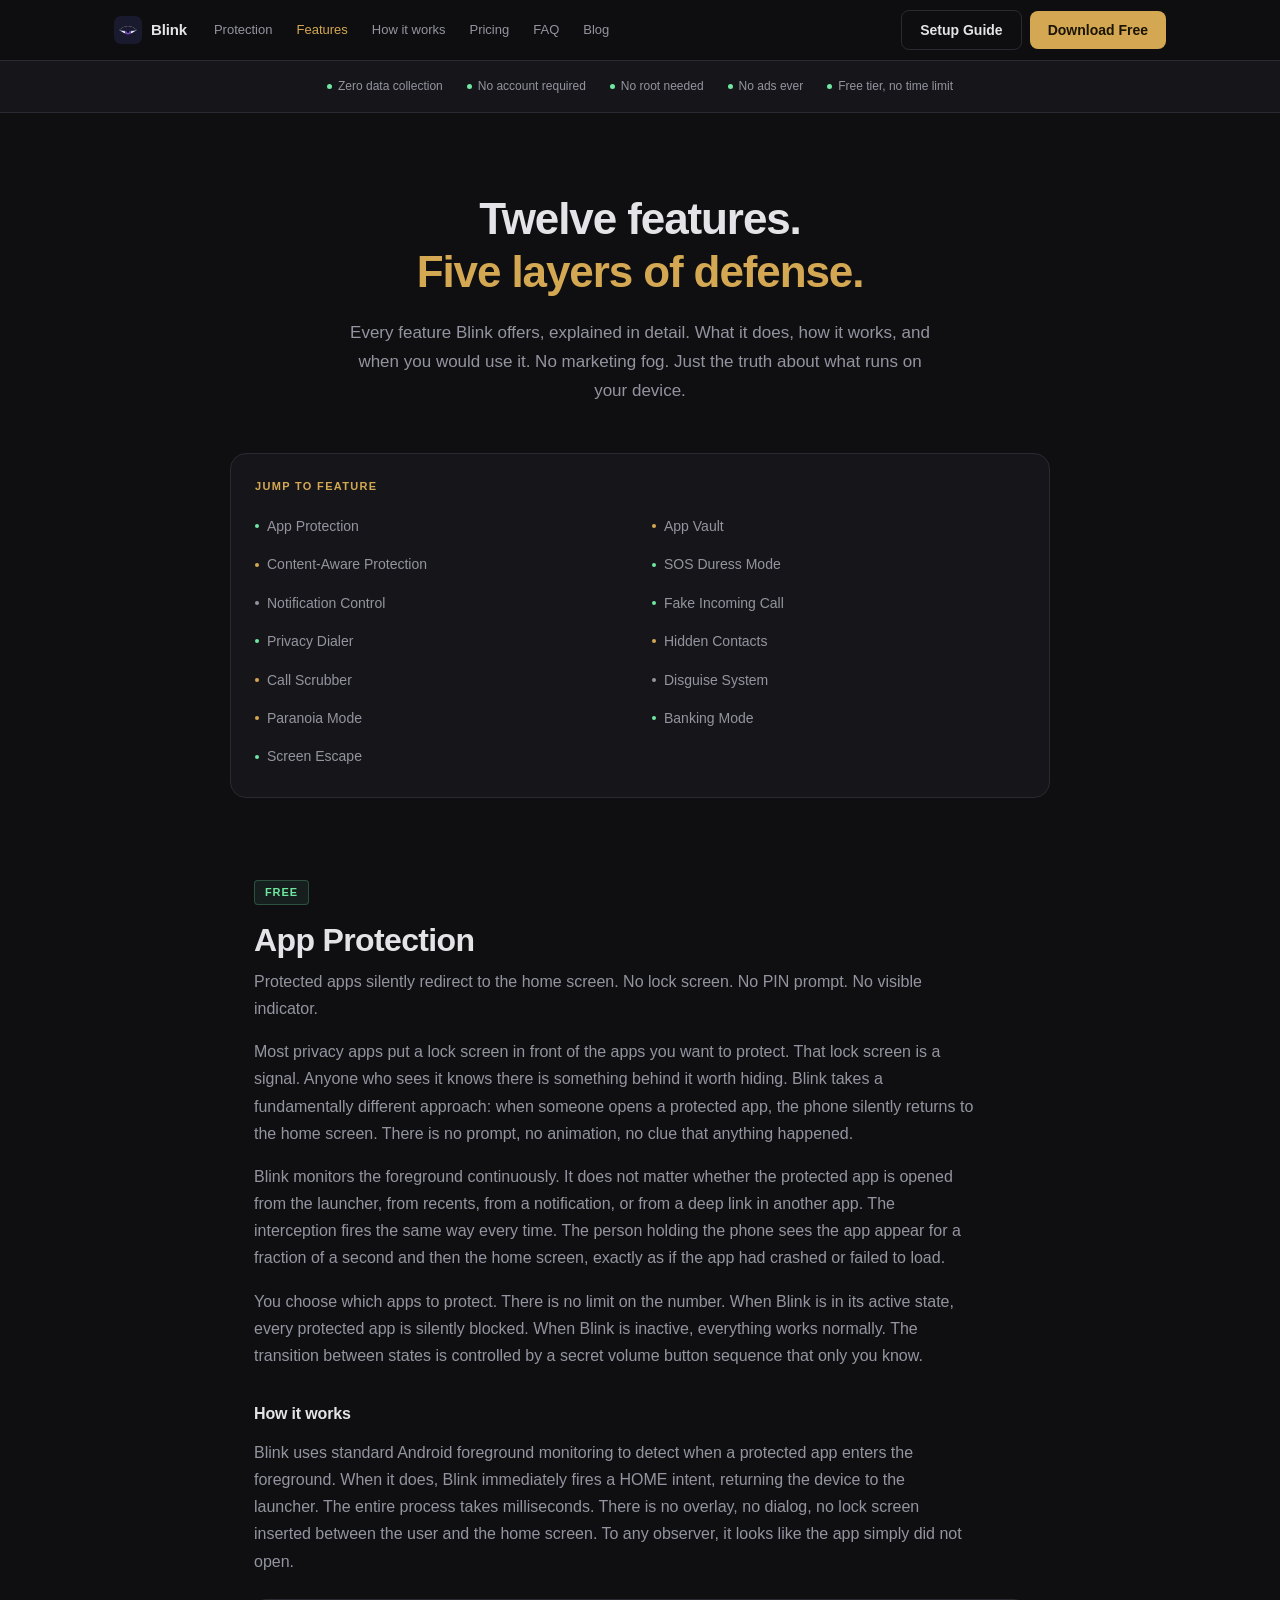
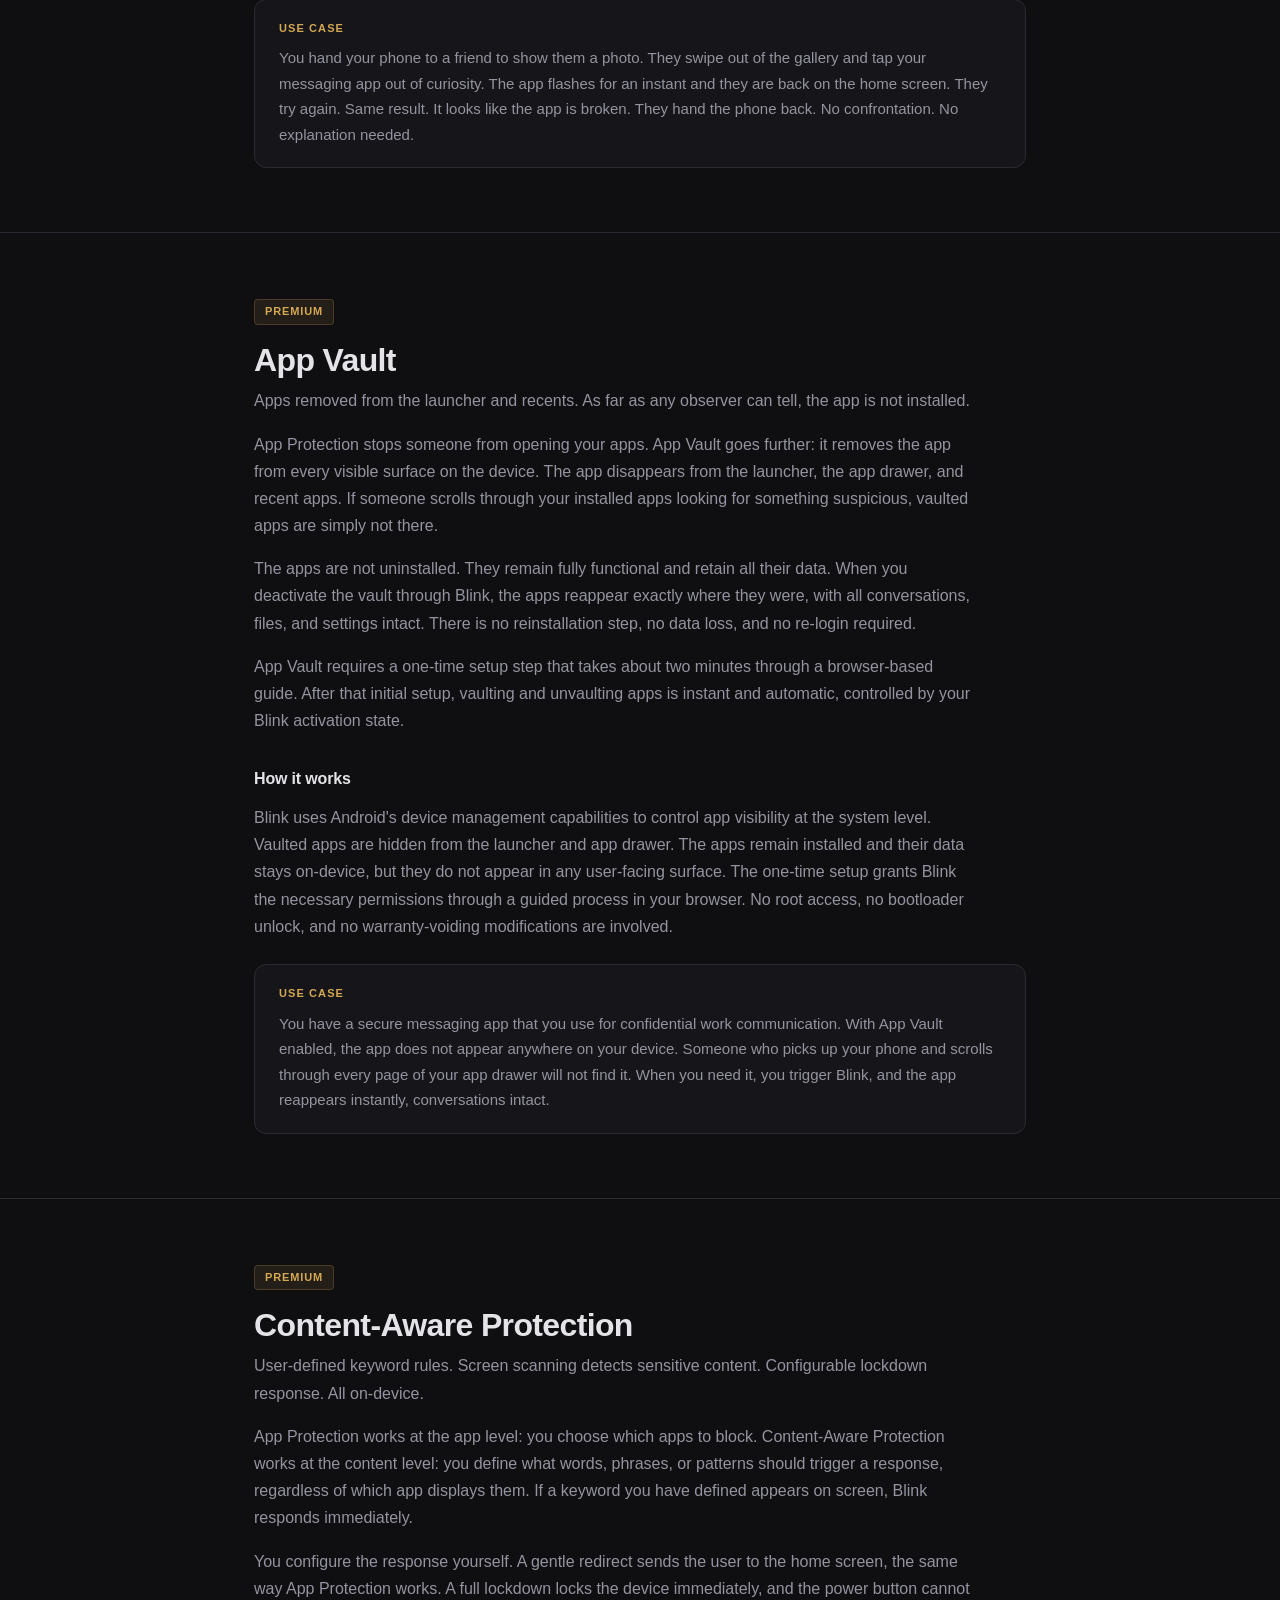
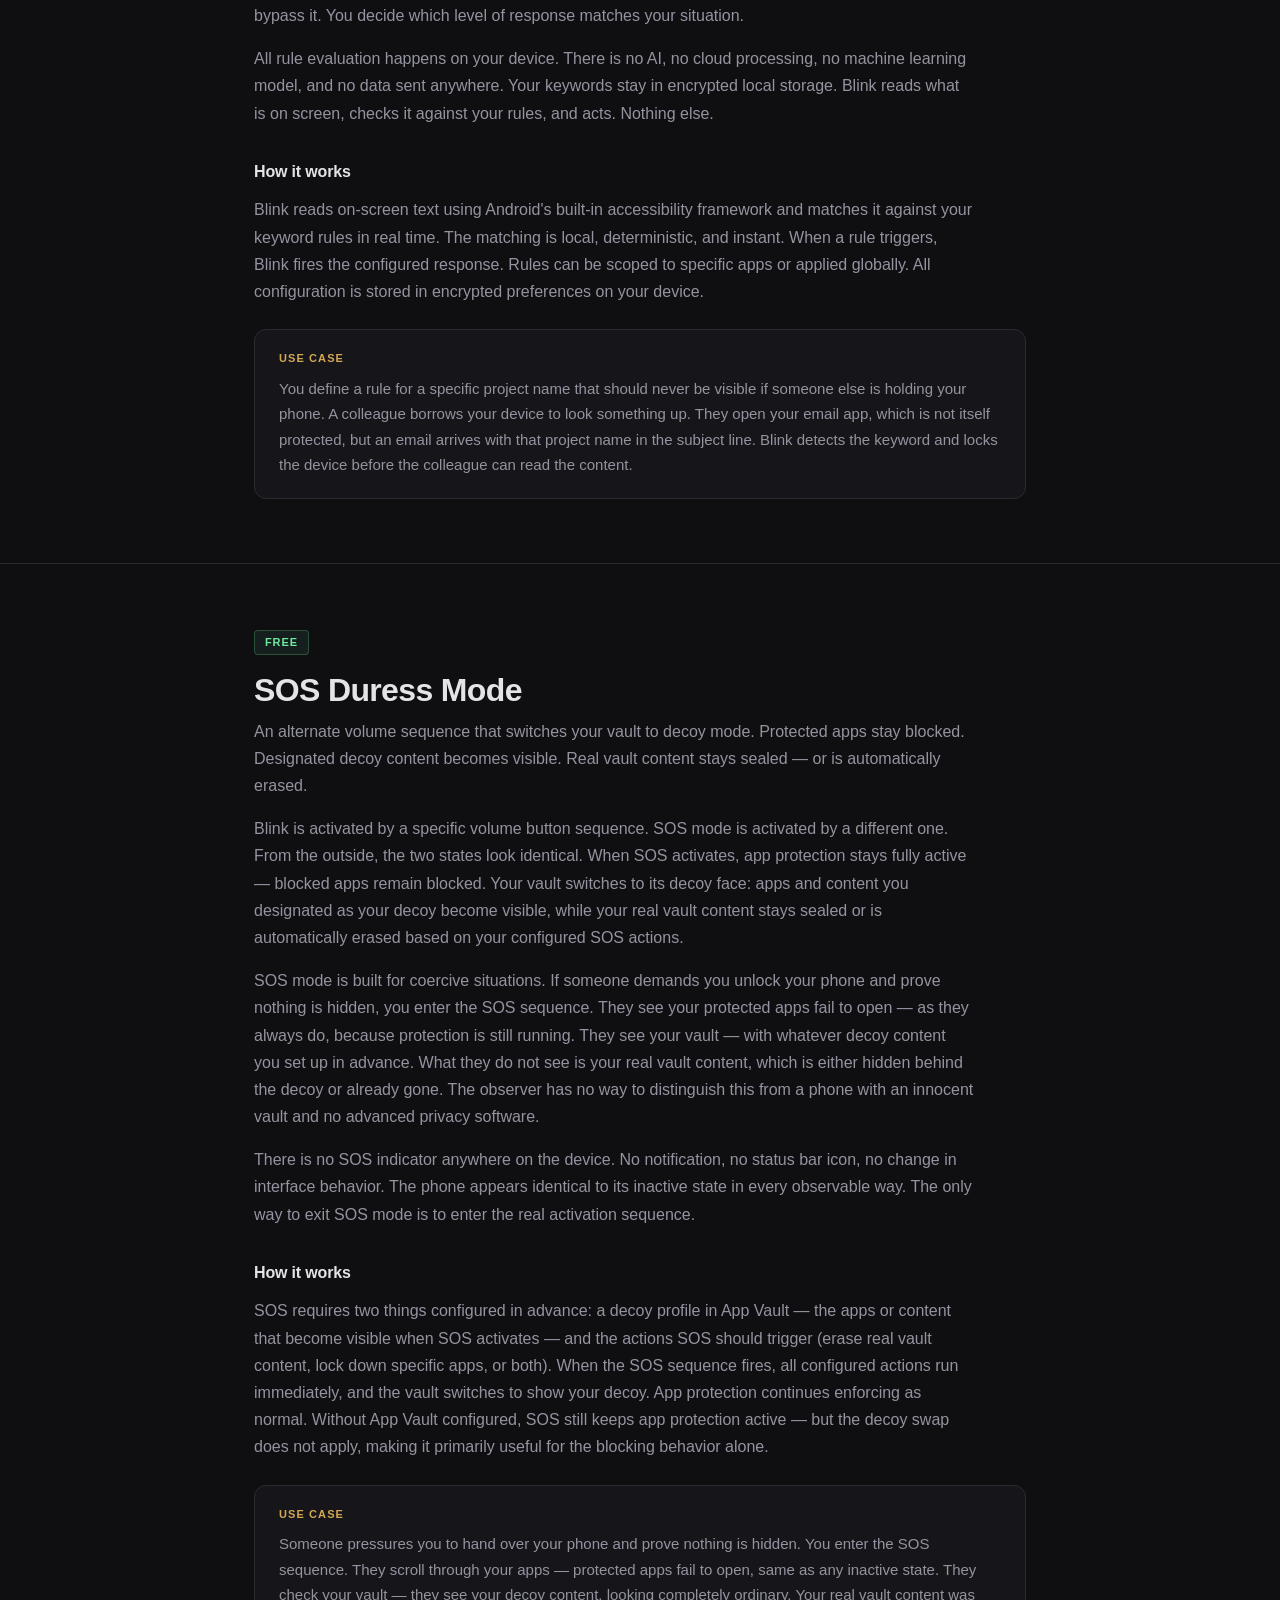
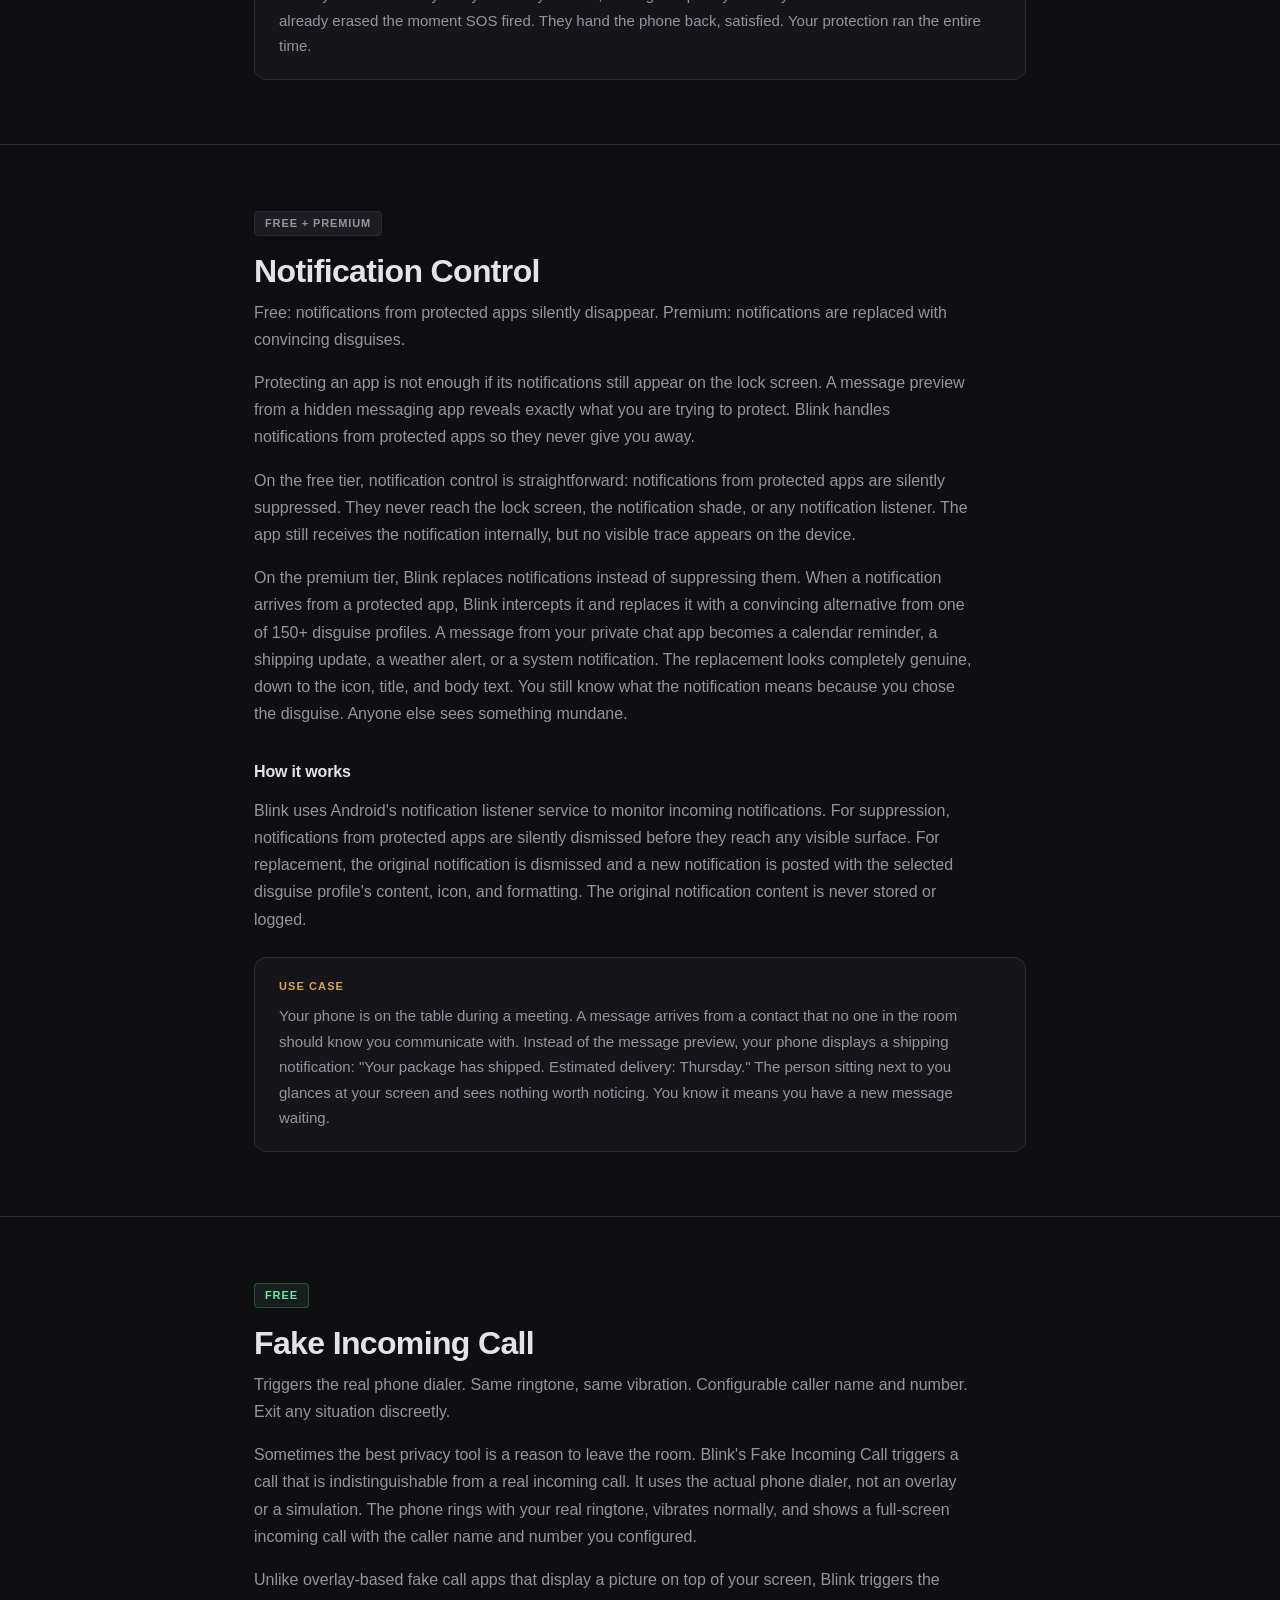
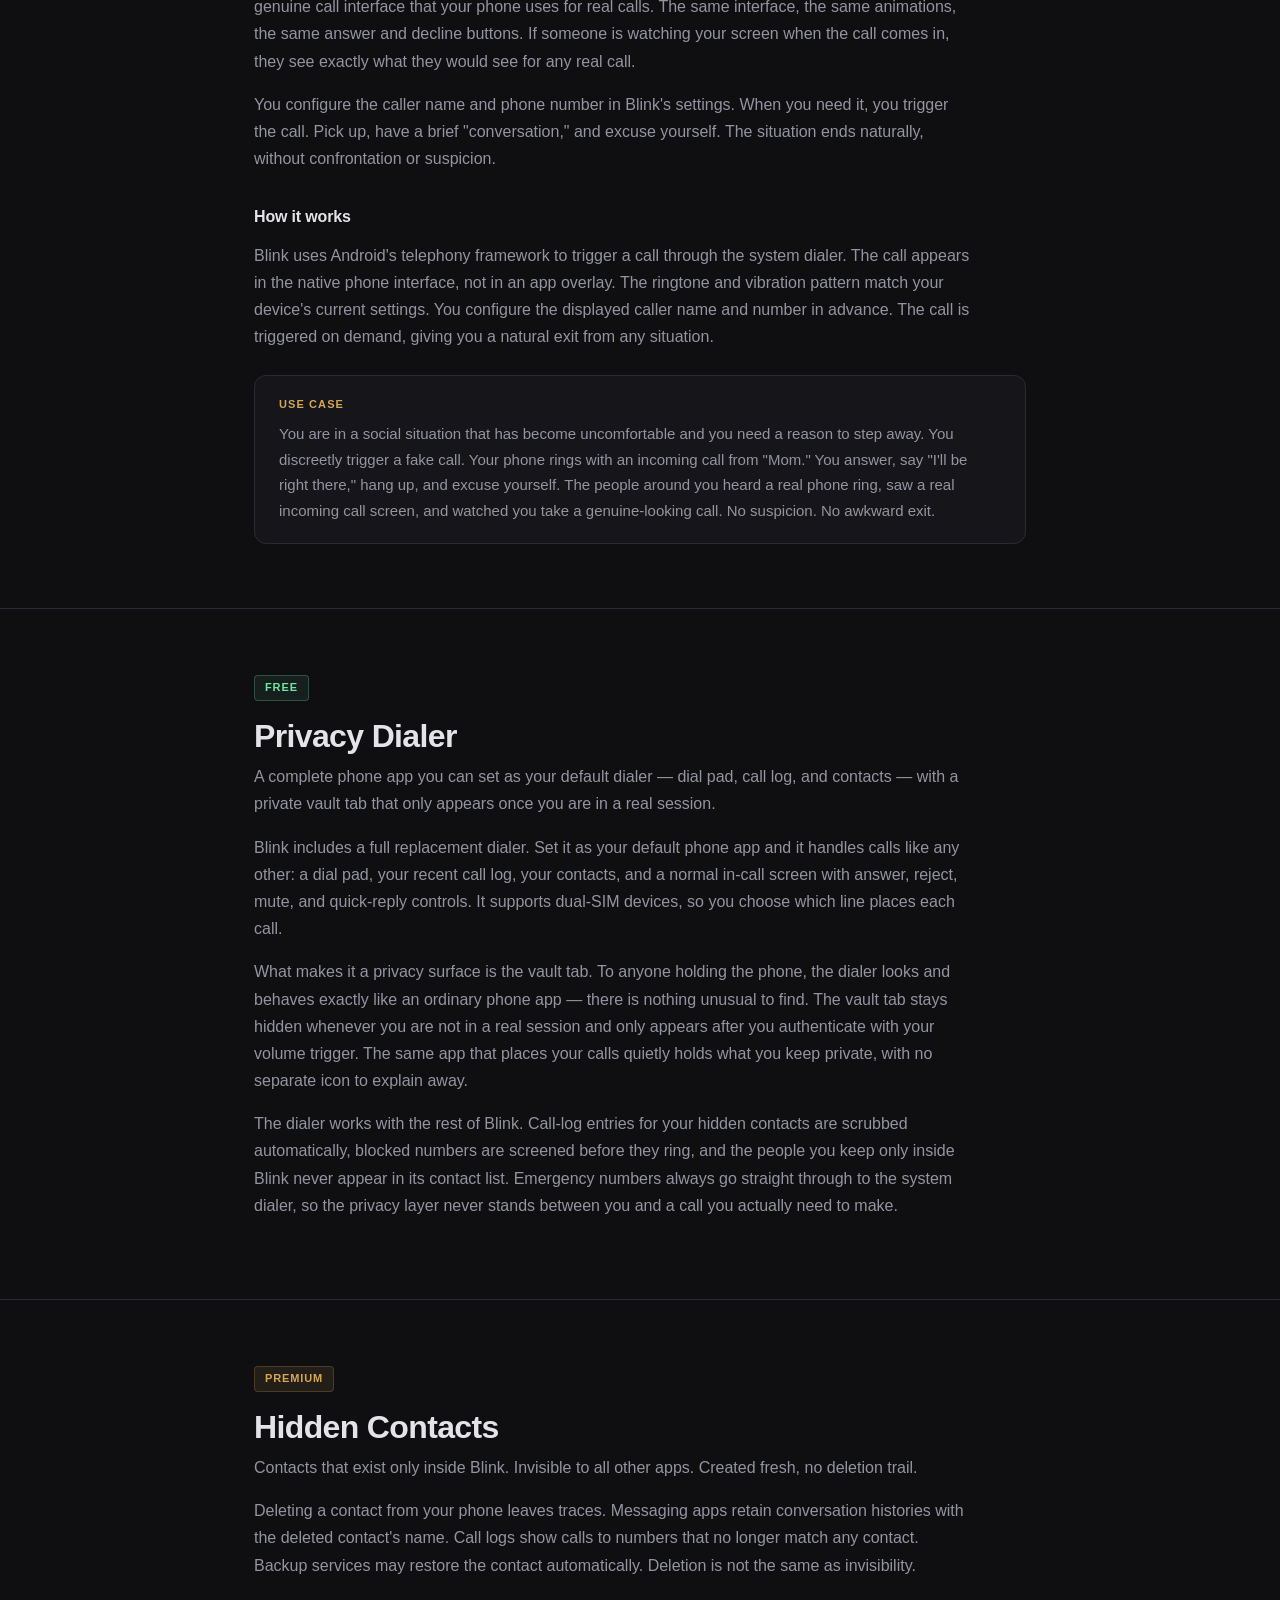
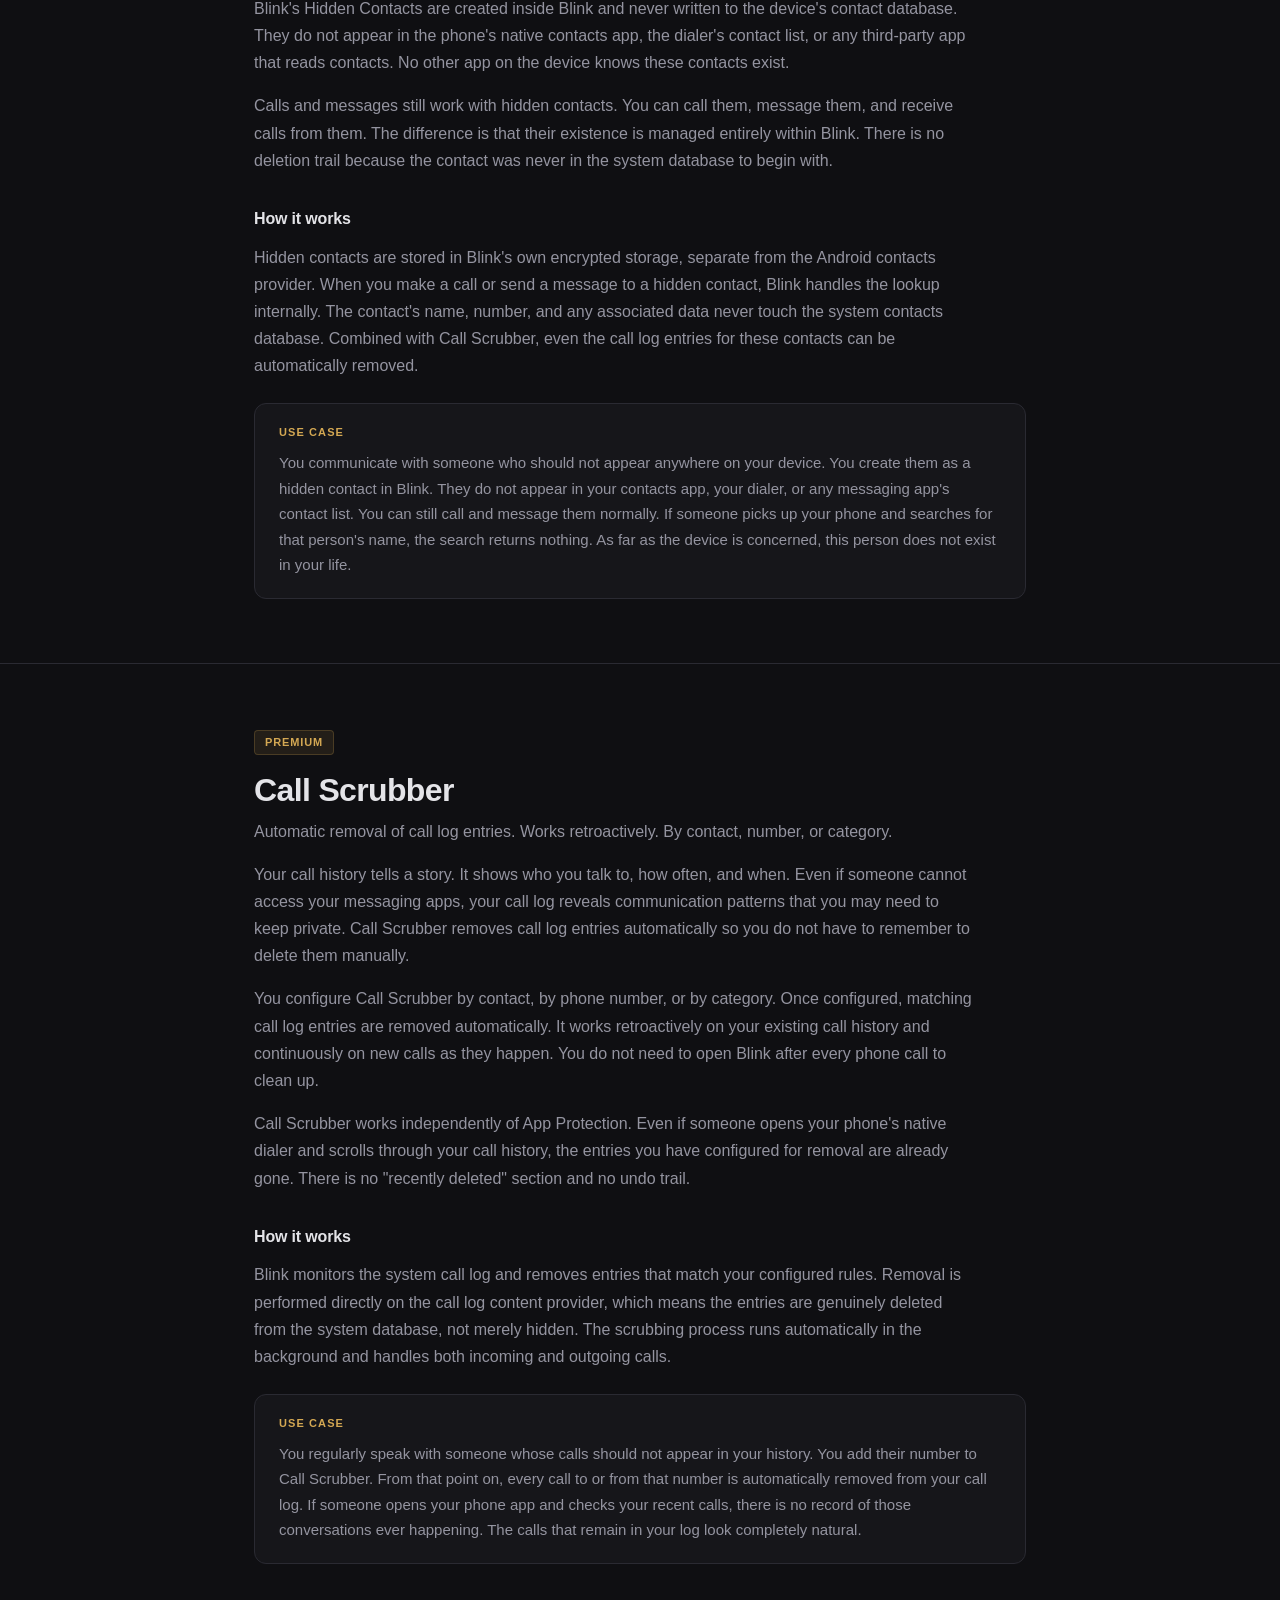
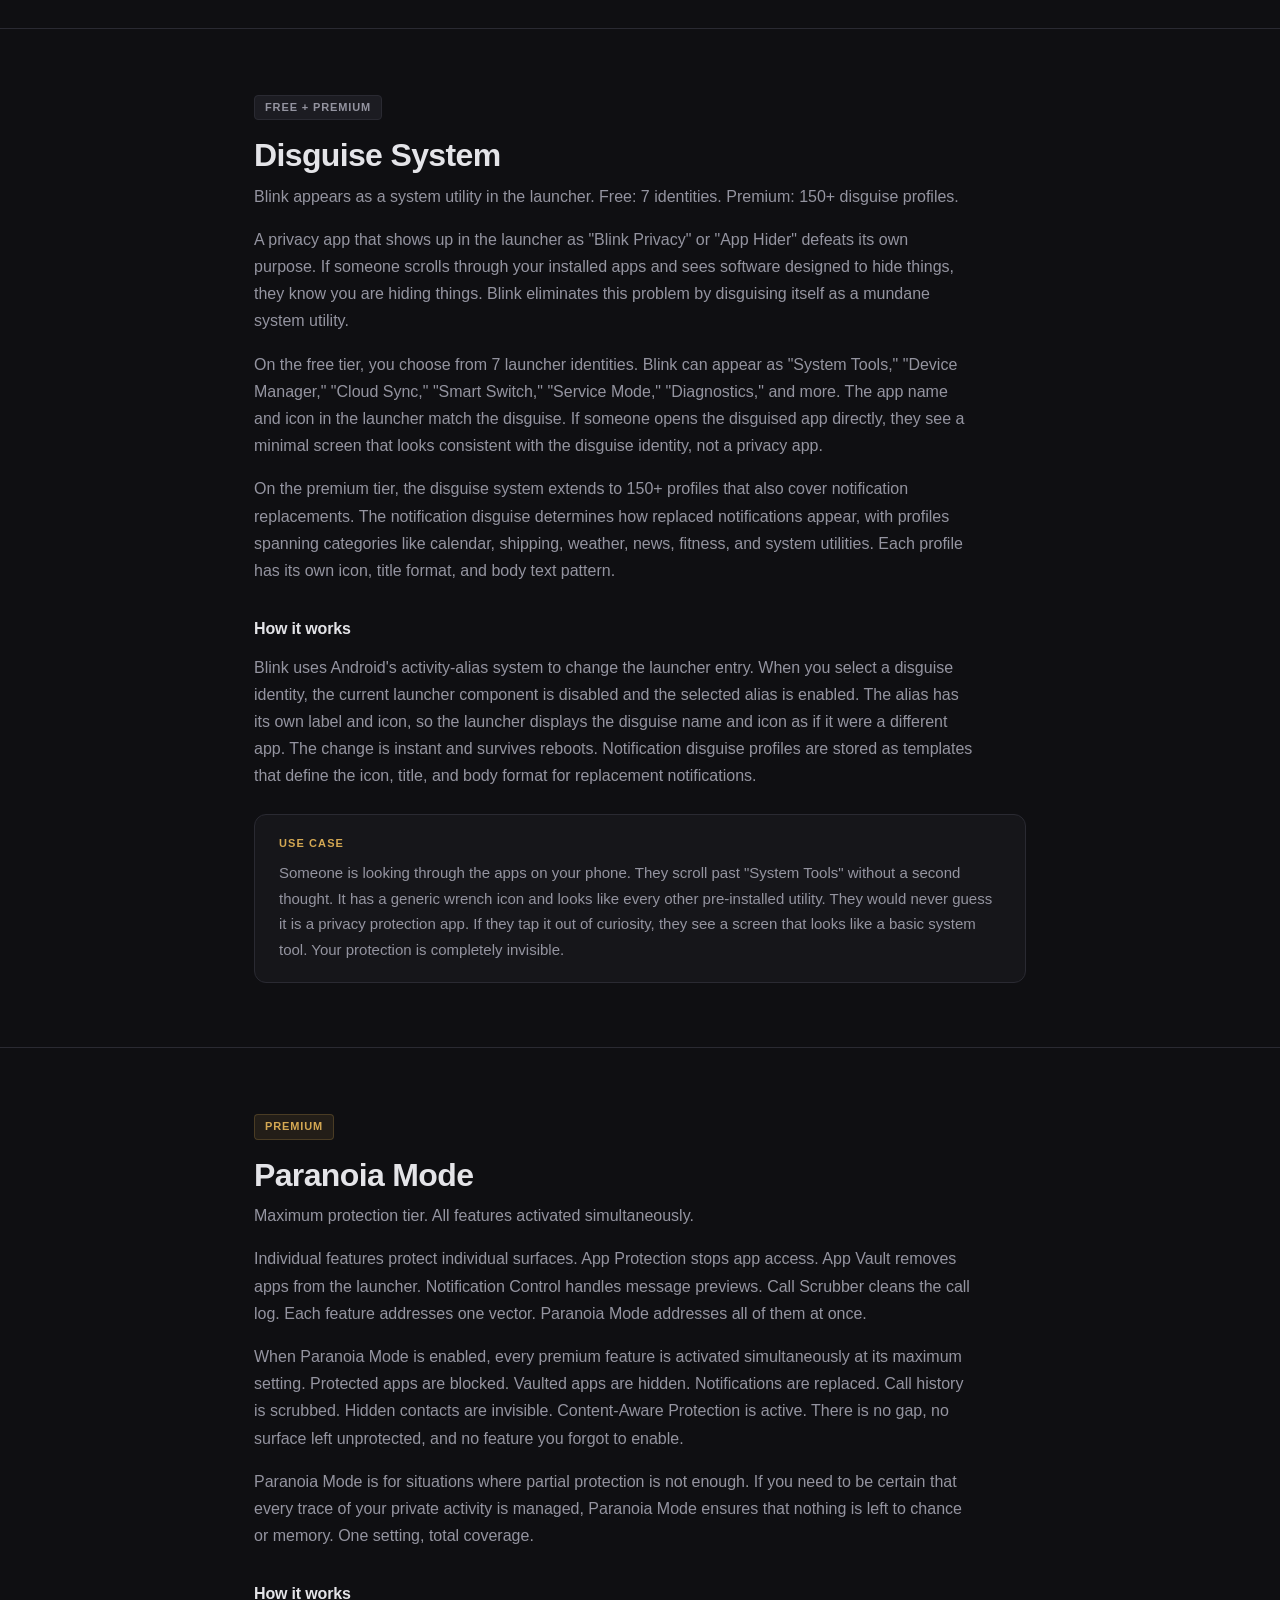
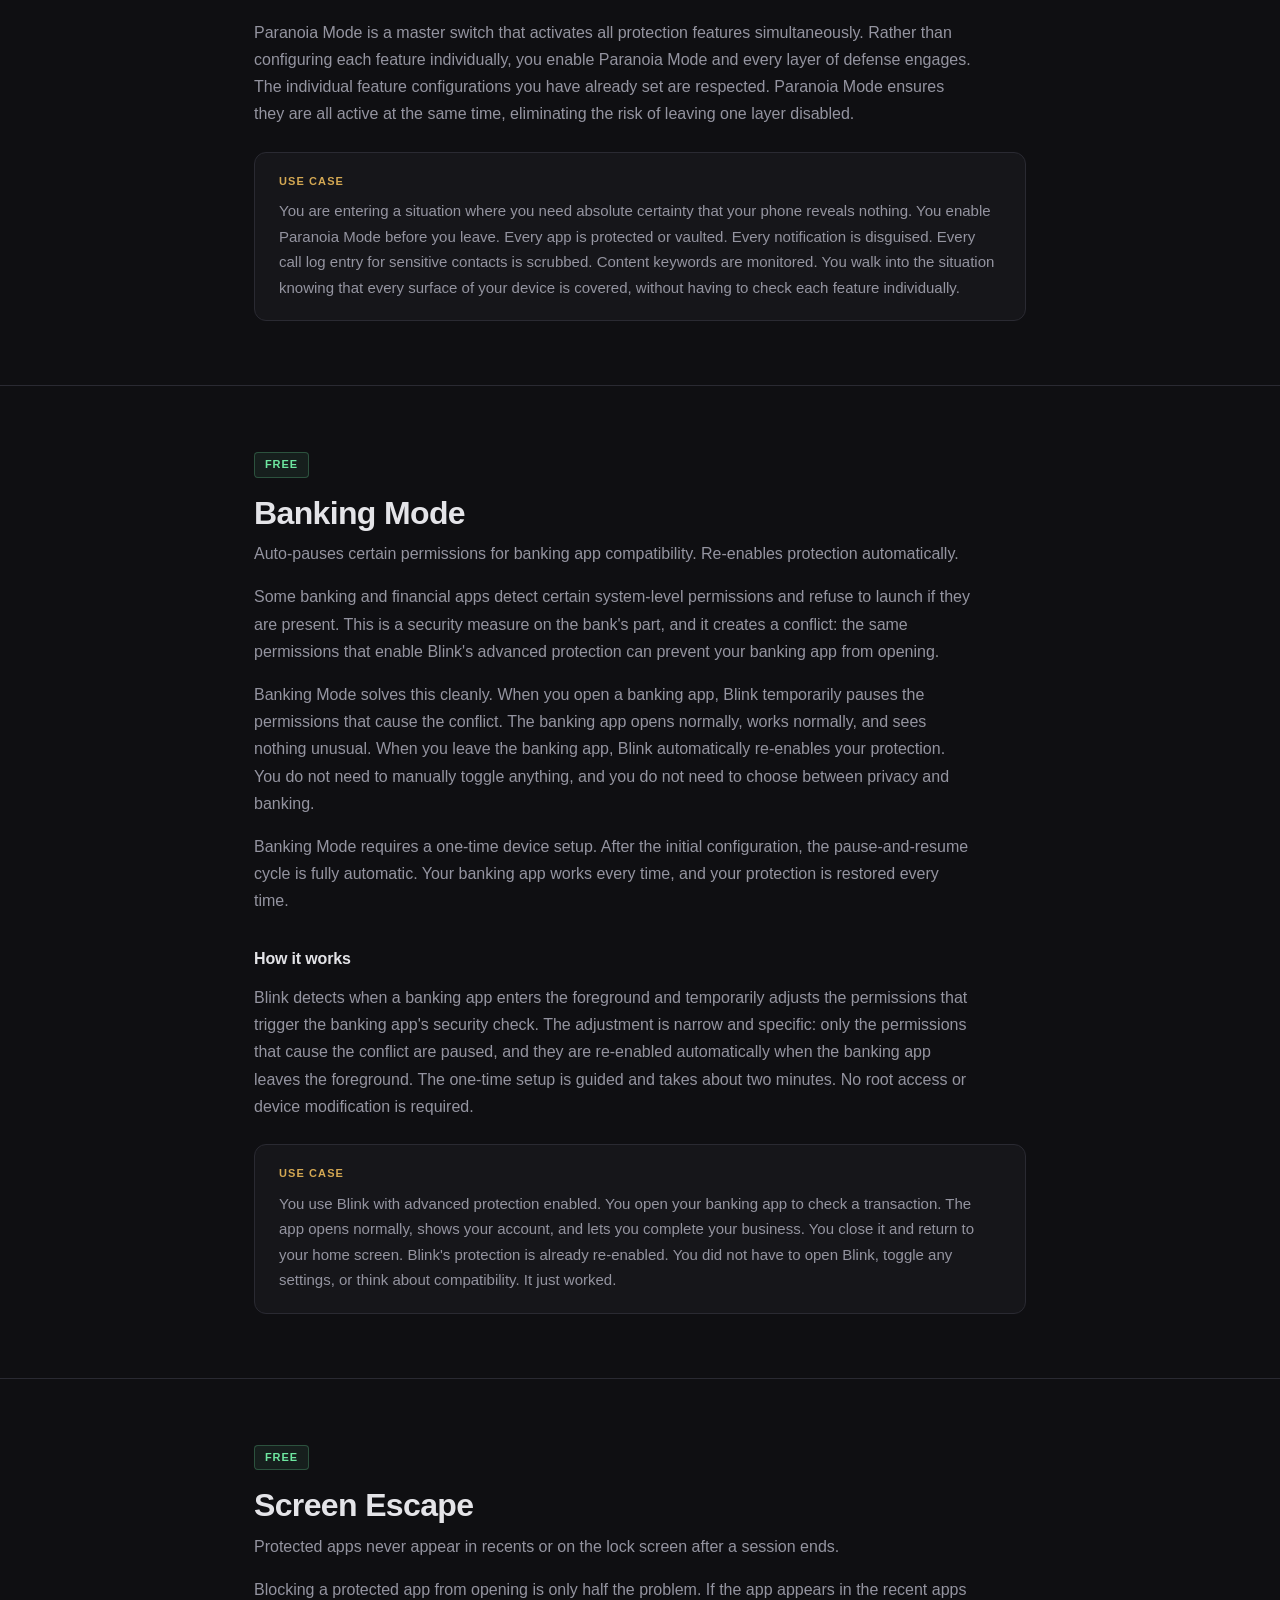
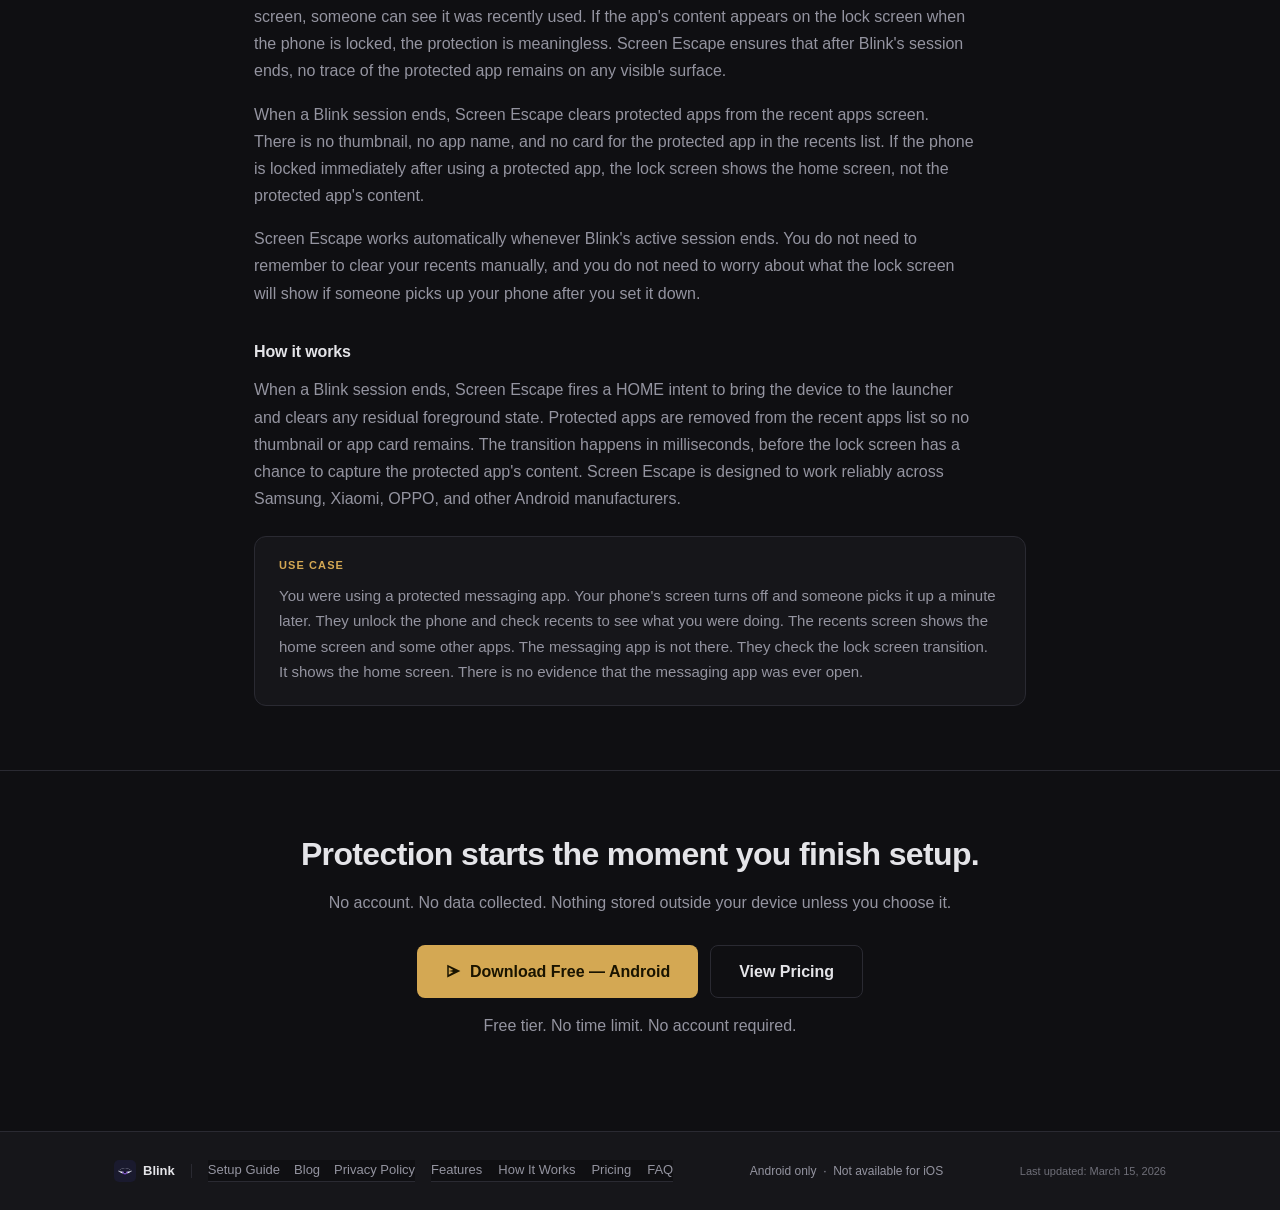
<file: features.html>
<!DOCTYPE html>
<html lang="en">
<head>
  <meta charset="UTF-8" />
  <meta name="viewport" content="width=device-width, initial-scale=1.0" />

  <!-- ── Primary SEO ──────────────────────────────────────────── -->
  <title>Blink Features — App Protection, App Vault, SOS Mode, Hidden Contacts &amp; More</title>
  <meta name="description" content="Every Blink feature explained: App Protection, App Vault, Content-Aware Protection, SOS Duress Mode, Notification Control, Fake Incoming Call, Hidden Contacts, Call Scrubber, Disguise System, Paranoia Mode, Banking Mode, and Screen Escape." />
  <meta name="keywords" content="blink features, android app protection, hide apps android, SOS duress mode, app vault android, hidden contacts android, fake incoming call, call scrubber, notification disguise, content-aware protection, banking mode, screen escape" />
  <meta name="author" content="Blink" />
  <meta name="robots" content="index, follow, max-snippet:-1, max-image-preview:large, max-video-preview:-1" />
  <link rel="canonical" href="https://blink.factor-io.com/features.html" />
  <meta name="theme-color" content="#0F0F12" />

  <!-- ── Open Graph ───────────────────────────────────────────── -->
  <meta property="og:type" content="website" />
  <meta property="og:url" content="https://blink.factor-io.com/features.html" />
  <meta property="og:title" content="Blink Features — Every Layer of Protection, Explained" />
  <meta property="og:description" content="Twelve features across five layers of defense. App protection, app vault, SOS duress mode, hidden contacts, call scrubber, notification control, fake incoming call, and more. Free to start." />
  <meta property="og:image" content="https://blink.factor-io.com/og-image.png" />
  <meta property="og:image:width" content="1200" />
  <meta property="og:image:height" content="630" />
  <meta property="og:image:alt" content="Blink — Features Overview" />
  <meta property="og:site_name" content="Blink" />
  <meta property="og:locale" content="en_US" />

  <!-- ── Twitter / X Card ─────────────────────────────────────── -->
  <meta name="twitter:card" content="summary_large_image" />
  <meta name="twitter:title" content="Blink Features — Every Layer of Protection, Explained" />
  <meta name="twitter:description" content="Twelve features across five layers of defense. App protection, app vault, SOS duress mode, hidden contacts, call scrubber, notification control, fake incoming call, and more. Free to start." />
  <meta name="twitter:image" content="https://blink.factor-io.com/og-image.png" />
  <meta name="twitter:image:alt" content="Blink — Features Overview" />

  <!-- ── Freshness signal ──────────────────────────────────────── -->
  <meta property="article:modified_time" content="2026-03-15T00:00:00+00:00" />

  <!-- ── Schema.org: ItemList ──────────────────────────────────── -->
  <script type="application/ld+json">
  {
    "@context": "https://schema.org",
    "@type": "ItemList",
    "name": "Blink Features",
    "description": "Complete list of Blink privacy features for Android",
    "numberOfItems": 12,
    "itemListElement": [
      {
        "@type": "ListItem",
        "position": 1,
        "name": "App Protection",
        "url": "https://blink.factor-io.com/features.html#app-protection",
        "description": "Protected apps silently redirect to the home screen. No lock screen, no PIN prompt, no visible indicator. Continuous foreground monitoring."
      },
      {
        "@type": "ListItem",
        "position": 2,
        "name": "App Vault",
        "url": "https://blink.factor-io.com/features.html#app-vault",
        "description": "Apps removed from the launcher and recents entirely. As far as any observer can tell, the app is not installed on the device."
      },
      {
        "@type": "ListItem",
        "position": 3,
        "name": "Content-Aware Protection",
        "url": "https://blink.factor-io.com/features.html#content-aware-protection",
        "description": "User-defined keyword rules trigger configurable lockdown responses when sensitive content appears on screen. All processing on-device."
      },
      {
        "@type": "ListItem",
        "position": 4,
        "name": "SOS Duress Mode",
        "url": "https://blink.factor-io.com/features.html#sos-mode",
        "description": "An alternate activation sequence that looks identical to inactive state. Full protection stays active while appearing to cooperate."
      },
      {
        "@type": "ListItem",
        "position": 5,
        "name": "Notification Control",
        "url": "https://blink.factor-io.com/features.html#notification-control",
        "description": "Free: silent notification suppression. Premium: notification replacement with 150+ disguise profiles including calendar reminders and shipping updates."
      },
      {
        "@type": "ListItem",
        "position": 6,
        "name": "Fake Incoming Call",
        "url": "https://blink.factor-io.com/features.html#fake-incoming-call",
        "description": "Triggers the real phone dialer with configurable caller name and number. Same ringtone, same vibration. Indistinguishable from a genuine call."
      },
      {
        "@type": "ListItem",
        "position": 7,
        "name": "Hidden Contacts",
        "url": "https://blink.factor-io.com/features.html#hidden-contacts",
        "description": "Contacts that exist only inside Blink. Invisible to all other apps. Created fresh with no deletion trail. Calls and messages still work."
      },
      {
        "@type": "ListItem",
        "position": 8,
        "name": "Call Scrubber",
        "url": "https://blink.factor-io.com/features.html#call-scrubber",
        "description": "Automatic removal of call log entries by contact, number, or category. Works retroactively on existing history and continuously on new calls."
      },
      {
        "@type": "ListItem",
        "position": 9,
        "name": "Disguise System",
        "url": "https://blink.factor-io.com/features.html#disguise-system",
        "description": "Blink appears as a system utility in the launcher. Free: 7 identities. Premium: 150+ disguise profiles."
      },
      {
        "@type": "ListItem",
        "position": 10,
        "name": "Paranoia Mode",
        "url": "https://blink.factor-io.com/features.html#paranoia-mode",
        "description": "Maximum protection tier. Every premium feature activated simultaneously for total coverage."
      },
      {
        "@type": "ListItem",
        "position": 11,
        "name": "Banking Mode",
        "url": "https://blink.factor-io.com/features.html#banking-mode",
        "description": "Auto-pauses certain permissions for banking app compatibility. Re-enables protection automatically when done."
      },
      {
        "@type": "ListItem",
        "position": 12,
        "name": "Screen Escape",
        "url": "https://blink.factor-io.com/features.html#screen-escape",
        "description": "Protected apps never appear in recents or on the lock screen after a session ends. No residual trace."
      }
    ]
  }
  </script>

  <style>
    /* ── Design tokens ──────────────────────────────────────────── */
    :root {
      --bg:           #0F0F12;
      --surface:      #16161A;
      --surface2:     #1C1C22;
      --surface3:     #222228;
      --amber:        #D4A853;
      --amber-dim:    rgba(212,168,83,0.10);
      --amber-border: rgba(212,168,83,0.22);
      --sage:         #6EE7A0;
      --sage-dim:     rgba(110,231,160,0.08);
      --sage-border:  rgba(110,231,160,0.25);
      --error:        #F87171;
      --warn:         #FB923C;
      --text:         #E4E4E8;
      --secondary:    #9494A0;
      --border:       #2A2A32;
      --r:            12px;
      --rl:           16px;
      --rs:           8px;
    }
    *, *::before, *::after { box-sizing: border-box; margin: 0; padding: 0; }
    html { scroll-behavior: smooth; }
    body {
      background: var(--bg); color: var(--text);
      font-family: -apple-system, BlinkMacSystemFont, "Segoe UI", Roboto, sans-serif;
      font-size: 16px; line-height: 1.6;
      -webkit-font-smoothing: antialiased;
    }
    a { color: inherit; text-decoration: none; }

    /* ── Skip link ──────────────────────────────────────────────── */
    .skip-link {
      position: absolute; top: -40px; left: 16px; z-index: 1000;
      background: var(--amber); color: #1A1400;
      padding: 8px 16px; border-radius: 0 0 8px 8px;
      font-weight: 600; font-size: 14px; transition: top 0.2s;
    }
    .skip-link:focus { top: 0; }

    /* ── Buttons ────────────────────────────────────────────────── */
    .btn {
      display: inline-flex; align-items: center; gap: 7px;
      border: none; border-radius: var(--rs);
      font-weight: 600; cursor: pointer; font-family: inherit;
      transition: opacity 0.15s, border-color 0.15s, color 0.15s;
      white-space: nowrap; text-decoration: none;
    }
    .btn-amber { background: var(--amber); color: #1A1400; }
    .btn-amber:hover { opacity: 0.88; }
    .btn-outline { background: transparent; color: var(--text); border: 1px solid var(--border); }
    .btn-outline:hover { border-color: var(--amber); color: var(--amber); }
    .btn-sm  { padding: 8px 18px; font-size: 14px; }
    .btn-md  { padding: 10px 22px; font-size: 15px; }
    .btn-lg  { padding: 13px 28px; font-size: 16px; }

    /* ── Nav ────────────────────────────────────────────────────── */
    nav {
      position: sticky; top: 0; z-index: 100;
      background: rgba(15,15,18,0.88);
      backdrop-filter: blur(14px); -webkit-backdrop-filter: blur(14px);
      border-bottom: 1px solid var(--border);
    }
    .nav-inner {
      max-width: 1100px; margin: 0 auto; padding: 0 24px;
      display: flex; align-items: center; height: 60px; gap: 8px;
    }
    .nav-logo {
      display: flex; align-items: center; gap: 9px; flex-shrink: 0;
      margin-right: 8px;
    }
    .nav-logo-mark { width: 28px; height: 28px; background: #1A1A2E; border-radius: 7px; overflow: hidden; flex-shrink: 0; }
    .nav-logo-name { font-size: 15px; font-weight: 700; letter-spacing: -0.01em; }
    .nav-links { display: flex; align-items: center; gap: 2px; flex: 1; }
    .nav-links a { padding: 6px 11px; border-radius: 7px; font-size: 13px; color: var(--secondary); transition: color 0.15s, background 0.15s; }
    .nav-links a:hover { color: var(--text); background: var(--surface2); }
    .nav-links a.active { color: var(--amber); }
    .nav-cta { display: flex; align-items: center; gap: 8px; margin-left: auto; }

    /* ── Layout ─────────────────────────────────────────────────── */
    .wrap { max-width: 820px; margin: 0 auto; padding: 0 24px; }
    .label {
      font-size: 11px; font-weight: 600; letter-spacing: 0.12em;
      text-transform: uppercase; color: var(--amber); margin-bottom: 12px;
    }

    /* ── Trust bar ──────────────────────────────────────────────── */
    .trust-bar {
      display: flex; justify-content: center; flex-wrap: wrap;
      gap: 8px 24px; padding: 16px 24px;
      border-bottom: 1px solid var(--border);
      background: var(--surface);
    }
    .trust-chip {
      display: flex; align-items: center; gap: 6px;
      font-size: 12px; font-weight: 500; color: var(--secondary);
    }
    .trust-chip-dot {
      width: 5px; height: 5px; border-radius: 50%; background: var(--sage);
      flex-shrink: 0;
    }

    /* ── Page hero ─────────────────────────────────────────────── */
    .page-hero {
      padding: 80px 24px 48px;
      text-align: center;
    }
    .page-hero h1 {
      font-size: clamp(28px, 5vw, 44px); font-weight: 700;
      line-height: 1.2; letter-spacing: -0.025em;
    }
    .page-hero h1 .h1-accent { color: var(--amber); }
    .page-hero .hero-sub {
      font-size: 17px; color: var(--secondary); max-width: 580px;
      margin: 20px auto 0; line-height: 1.7;
    }

    /* ── Feature sections ──────────────────────────────────────── */
    .feature-section {
      padding: 64px 0;
      border-bottom: 1px solid var(--border);
    }
    .feature-section:last-of-type {
      border-bottom: none;
    }
    .feature-tier {
      display: inline-block; font-size: 11px; font-weight: 600;
      letter-spacing: 0.08em; text-transform: uppercase;
      padding: 3px 10px; border-radius: 4px; margin-bottom: 16px;
    }
    .tier-free {
      background: var(--sage-dim); color: var(--sage);
      border: 1px solid var(--sage-border);
    }
    .tier-premium {
      background: var(--amber-dim); color: var(--amber);
      border: 1px solid var(--amber-border);
    }
    .tier-mixed {
      background: var(--surface2); color: var(--secondary);
      border: 1px solid var(--border);
    }
    .feature-section h2 {
      font-size: clamp(22px, 4vw, 32px); font-weight: 700;
      line-height: 1.2; letter-spacing: -0.02em; margin-bottom: 8px;
    }
    .feature-summary {
      font-size: 18px; color: var(--amber); font-weight: 500;
      margin-bottom: 24px; line-height: 1.5;
    }
    .feature-section p {
      font-size: 16px; color: var(--secondary); line-height: 1.7;
      margin-bottom: 16px; max-width: 720px;
    }
    .feature-section h3 {
      font-size: 16px; font-weight: 700; color: var(--text);
      margin: 32px 0 12px; letter-spacing: -0.01em;
    }
    .use-case {
      background: var(--surface); border: 1px solid var(--border);
      border-radius: var(--r); padding: 20px 24px;
      margin-top: 24px;
    }
    .use-case-label {
      font-size: 11px; font-weight: 600; letter-spacing: 0.1em;
      text-transform: uppercase; color: var(--amber); margin-bottom: 8px;
    }
    .use-case p {
      font-size: 15px; color: var(--secondary); line-height: 1.7;
      margin-bottom: 0;
    }

    /* ── Feature nav (jump links) ──────────────────────────────── */
    .feature-nav {
      background: var(--surface); border: 1px solid var(--border);
      border-radius: var(--rl); padding: 24px;
      margin: 0 auto 16px; max-width: 820px;
    }
    .feature-nav-label {
      font-size: 11px; font-weight: 600; letter-spacing: 0.12em;
      text-transform: uppercase; color: var(--amber); margin-bottom: 14px;
    }
    .feature-nav-grid {
      display: grid; grid-template-columns: 1fr 1fr;
      gap: 6px 24px;
    }
    .feature-nav-grid a {
      font-size: 14px; color: var(--secondary); padding: 5px 0;
      transition: color 0.15s; display: flex; align-items: center; gap: 8px;
    }
    .feature-nav-grid a:hover { color: var(--amber); }
    .feature-nav-grid a .fn-dot {
      width: 4px; height: 4px; border-radius: 50%;
      flex-shrink: 0;
    }
    .fn-dot-free { background: var(--sage); }
    .fn-dot-premium { background: var(--amber); }
    .fn-dot-mixed { background: var(--secondary); }

    /* ── CTA banner ────────────────────────────────────────────── */
    .cta-banner {
      text-align: center; padding: 64px 24px;
    }
    .cta-banner h2 {
      font-size: clamp(22px, 4vw, 32px); font-weight: 700;
      line-height: 1.2; letter-spacing: -0.02em; margin-bottom: 16px;
      max-width: 100%;
    }
    .cta-banner p {
      font-size: 16px; color: var(--secondary); margin-bottom: 28px;
      line-height: 1.7;
    }
    .cta-btns {
      display: flex; justify-content: center; gap: 12px; flex-wrap: wrap;
    }
    .cta-note {
      font-size: 13px; color: var(--secondary); margin-top: 14px;
    }

    /* ── Footer ─────────────────────────────────────────────────── */
    footer { background: var(--surface); border-top: 1px solid var(--border); }
    .footer-inner {
      max-width: 1100px; margin: 0 auto; padding: 28px 24px;
      display: flex; align-items: center; gap: 16px; flex-wrap: wrap;
    }
    .ft-logo { display: flex; align-items: center; gap: 7px; flex-shrink: 0; }
    .ft-logo-mark { width: 22px; height: 22px; background: #1A1A2E; border-radius: 5px; overflow: hidden; }
    .ft-logo-name { font-size: 13px; font-weight: 700; }
    .ft-divider { width: 1px; height: 14px; background: var(--border); }
    .ft-links { display: flex; gap: 14px; flex-wrap: wrap; }
    .ft-links a { font-size: 13px; color: var(--secondary); transition: color 0.15s; }
    .ft-links a:hover { color: var(--text); }
    .ft-pages { display: flex; gap: 16px; }
    .ft-pages a { font-size: 13px; color: var(--secondary); transition: color 0.15s; }
    .ft-pages a:hover { color: var(--amber); }
    .ft-copy { margin-left: auto; font-size: 12px; color: var(--secondary); }
    .ft-updated { font-size: 11px; color: var(--secondary); opacity: 0.7; margin-left: auto; }

    /* ── Responsive ─────────────────────────────────────────────── */
    @media (max-width: 860px) {
      .feature-nav-grid { grid-template-columns: 1fr; }
    }
    @media (max-width: 560px) {
      .nav-links { display: none; }
      .page-hero { padding: 48px 18px 32px; }
      .feature-section { padding: 44px 0; }
      .wrap { padding: 0 18px; }
      .feature-nav { margin-left: 18px; margin-right: 18px; }
      .footer-inner { flex-direction: column; align-items: flex-start; }
      .ft-copy { margin-left: 0; }
      .ft-updated { margin-left: 0; }
    }
  </style>
</head>
<body>
  <a class="skip-link" href="#main">Skip to content</a>

  <!-- ── Nav ───────────────────────────────────────────────────── -->
  <nav role="navigation" aria-label="Main navigation">
    <div class="nav-inner">
      <a href="/" class="nav-logo" aria-label="Blink home">
        <div class="nav-logo-mark">
          <svg xmlns="http://www.w3.org/2000/svg" viewBox="0 0 108 108" width="28" height="28" aria-hidden="true">
            <defs><radialGradient id="g0" cx="54" cy="60" r="12" gradientUnits="userSpaceOnUse"><stop offset="0%" stop-color="#C4B5FD"/><stop offset="100%" stop-color="#4C1D95"/></radialGradient></defs>
            <path fill="#EEF0FF" d="M20,54 Q37,40 54,39 Q71,40 88,54 Q71,68 54,69 Q37,68 20,54 Z"/>
            <path fill="url(#g0)" d="M42,60 A12,12 0,1,0 66,60 A12,12 0,1,0 42,60 Z"/>
            <circle fill="#08081A" cx="54" cy="60" r="5.5"/>
            <circle fill="rgba(255,255,255,0.44)" cx="60" cy="56.5" r="2.5"/>
            <path fill="#1A1A2E" d="M20,54 Q37,40 54,39 Q71,40 88,54 Q71,57 54,58 Q37,57 20,54 Z"/>
            <path fill="none" stroke="#0D0D38" stroke-width="1.8" d="M20,54 Q37,57 54,58 Q71,57 88,54"/>
          </svg>
        </div>
        <span class="nav-logo-name">Blink</span>
      </a>
      <div class="nav-links">
        <a href="/#protection">Protection</a>
        <a href="/features.html" class="active">Features</a>
        <a href="/how-it-works.html">How it works</a>
        <a href="/pricing.html">Pricing</a>
        <a href="/faq.html">FAQ</a>
        <a href="/blog/">Blog</a>
      </div>
      <div class="nav-cta">
        <a href="https://blink.factor-io.com/ADB/" class="btn btn-outline btn-sm" rel="noopener">Setup Guide</a>
        <a href="https://play.google.com/store/apps/details?id=com.factor.blink" class="btn btn-amber btn-sm" rel="noopener">Download Free</a>
      </div>
    </div>
  </nav>

  <!-- ── Trust bar ─────────────────────────────────────────────── -->
  <div class="trust-bar" role="region" aria-label="Trust signals">
    <span class="trust-chip"><span class="trust-chip-dot" aria-hidden="true"></span>Zero data collection</span>
    <span class="trust-chip"><span class="trust-chip-dot" aria-hidden="true"></span>No account required</span>
    <span class="trust-chip"><span class="trust-chip-dot" aria-hidden="true"></span>No root needed</span>
    <span class="trust-chip"><span class="trust-chip-dot" aria-hidden="true"></span>No ads ever</span>
    <span class="trust-chip"><span class="trust-chip-dot" aria-hidden="true"></span>Free tier, no time limit</span>
  </div>

  <main id="main">

    <!-- ── Page hero ───────────────────────────────────────────── -->
    <section class="page-hero" aria-label="Features overview">
      <h1>Twelve features.<br><span class="h1-accent">Five layers of defense.</span></h1>
      <p class="hero-sub">Every feature Blink offers, explained in detail. What it does, how it works, and when you would use it. No marketing fog. Just the truth about what runs on your device.</p>
    </section>

    <!-- ── Feature jump nav ────────────────────────────────────── -->
    <div class="feature-nav" role="navigation" aria-label="Feature quick links">
      <div class="feature-nav-label">Jump to feature</div>
      <div class="feature-nav-grid">
        <a href="#app-protection"><span class="fn-dot fn-dot-free" aria-hidden="true"></span>App Protection</a>
        <a href="#app-vault"><span class="fn-dot fn-dot-premium" aria-hidden="true"></span>App Vault</a>
        <a href="#content-aware-protection"><span class="fn-dot fn-dot-premium" aria-hidden="true"></span>Content-Aware Protection</a>
        <a href="#sos-mode"><span class="fn-dot fn-dot-free" aria-hidden="true"></span>SOS Duress Mode</a>
        <a href="#notification-control"><span class="fn-dot fn-dot-mixed" aria-hidden="true"></span>Notification Control</a>
        <a href="#fake-incoming-call"><span class="fn-dot fn-dot-free" aria-hidden="true"></span>Fake Incoming Call</a>
        <a href="#dialer"><span class="fn-dot fn-dot-free" aria-hidden="true"></span>Privacy Dialer</a>
        <a href="#hidden-contacts"><span class="fn-dot fn-dot-premium" aria-hidden="true"></span>Hidden Contacts</a>
        <a href="#call-scrubber"><span class="fn-dot fn-dot-premium" aria-hidden="true"></span>Call Scrubber</a>
        <a href="#disguise-system"><span class="fn-dot fn-dot-mixed" aria-hidden="true"></span>Disguise System</a>
        <a href="#paranoia-mode"><span class="fn-dot fn-dot-premium" aria-hidden="true"></span>Paranoia Mode</a>
        <a href="#banking-mode"><span class="fn-dot fn-dot-free" aria-hidden="true"></span>Banking Mode</a>
        <a href="#screen-escape"><span class="fn-dot fn-dot-free" aria-hidden="true"></span>Screen Escape</a>
      </div>
    </div>

    <!-- ══════════════════════════════════════════════════════════
         1. App Protection
         ══════════════════════════════════════════════════════════ -->
    <section class="feature-section" id="app-protection" aria-label="App Protection">
      <div class="wrap">
        <span class="feature-tier tier-free">Free</span>
        <h2>App Protection</h2>
        <p class="feature-summary">Protected apps silently redirect to the home screen. No lock screen. No PIN prompt. No visible indicator.</p>

        <p>Most privacy apps put a lock screen in front of the apps you want to protect. That lock screen is a signal. Anyone who sees it knows there is something behind it worth hiding. Blink takes a fundamentally different approach: when someone opens a protected app, the phone silently returns to the home screen. There is no prompt, no animation, no clue that anything happened.</p>

        <p>Blink monitors the foreground continuously. It does not matter whether the protected app is opened from the launcher, from recents, from a notification, or from a deep link in another app. The interception fires the same way every time. The person holding the phone sees the app appear for a fraction of a second and then the home screen, exactly as if the app had crashed or failed to load.</p>

        <p>You choose which apps to protect. There is no limit on the number. When Blink is in its active state, every protected app is silently blocked. When Blink is inactive, everything works normally. The transition between states is controlled by a secret volume button sequence that only you know.</p>

        <h3>How it works</h3>
        <p>Blink uses standard Android foreground monitoring to detect when a protected app enters the foreground. When it does, Blink immediately fires a HOME intent, returning the device to the launcher. The entire process takes milliseconds. There is no overlay, no dialog, no lock screen inserted between the user and the home screen. To any observer, it looks like the app simply did not open.</p>

        <div class="use-case">
          <div class="use-case-label">Use case</div>
          <p>You hand your phone to a friend to show them a photo. They swipe out of the gallery and tap your messaging app out of curiosity. The app flashes for an instant and they are back on the home screen. They try again. Same result. It looks like the app is broken. They hand the phone back. No confrontation. No explanation needed.</p>
        </div>
      </div>
    </section>

    <!-- ══════════════════════════════════════════════════════════
         2. App Vault
         ══════════════════════════════════════════════════════════ -->
    <section class="feature-section" id="app-vault" aria-label="App Vault">
      <div class="wrap">
        <span class="feature-tier tier-premium">Premium</span>
        <h2>App Vault</h2>
        <p class="feature-summary">Apps removed from the launcher and recents. As far as any observer can tell, the app is not installed.</p>

        <p>App Protection stops someone from opening your apps. App Vault goes further: it removes the app from every visible surface on the device. The app disappears from the launcher, the app drawer, and recent apps. If someone scrolls through your installed apps looking for something suspicious, vaulted apps are simply not there.</p>

        <p>The apps are not uninstalled. They remain fully functional and retain all their data. When you deactivate the vault through Blink, the apps reappear exactly where they were, with all conversations, files, and settings intact. There is no reinstallation step, no data loss, and no re-login required.</p>

        <p>App Vault requires a one-time setup step that takes about two minutes through a browser-based guide. After that initial setup, vaulting and unvaulting apps is instant and automatic, controlled by your Blink activation state.</p>

        <h3>How it works</h3>
        <p>Blink uses Android's device management capabilities to control app visibility at the system level. Vaulted apps are hidden from the launcher and app drawer. The apps remain installed and their data stays on-device, but they do not appear in any user-facing surface. The one-time setup grants Blink the necessary permissions through a guided process in your browser. No root access, no bootloader unlock, and no warranty-voiding modifications are involved.</p>

        <div class="use-case">
          <div class="use-case-label">Use case</div>
          <p>You have a secure messaging app that you use for confidential work communication. With App Vault enabled, the app does not appear anywhere on your device. Someone who picks up your phone and scrolls through every page of your app drawer will not find it. When you need it, you trigger Blink, and the app reappears instantly, conversations intact.</p>
        </div>
      </div>
    </section>

    <!-- ══════════════════════════════════════════════════════════
         3. Content-Aware Protection
         ══════════════════════════════════════════════════════════ -->
    <section class="feature-section" id="content-aware-protection" aria-label="Content-Aware Protection">
      <div class="wrap">
        <span class="feature-tier tier-premium">Premium</span>
        <h2>Content-Aware Protection</h2>
        <p class="feature-summary">User-defined keyword rules. Screen scanning detects sensitive content. Configurable lockdown response. All on-device.</p>

        <p>App Protection works at the app level: you choose which apps to block. Content-Aware Protection works at the content level: you define what words, phrases, or patterns should trigger a response, regardless of which app displays them. If a keyword you have defined appears on screen, Blink responds immediately.</p>

        <p>You configure the response yourself. A gentle redirect sends the user to the home screen, the same way App Protection works. A full lockdown locks the device immediately, and the power button cannot bypass it. You decide which level of response matches your situation.</p>

        <p>All rule evaluation happens on your device. There is no AI, no cloud processing, no machine learning model, and no data sent anywhere. Your keywords stay in encrypted local storage. Blink reads what is on screen, checks it against your rules, and acts. Nothing else.</p>

        <h3>How it works</h3>
        <p>Blink reads on-screen text using Android's built-in accessibility framework and matches it against your keyword rules in real time. The matching is local, deterministic, and instant. When a rule triggers, Blink fires the configured response. Rules can be scoped to specific apps or applied globally. All configuration is stored in encrypted preferences on your device.</p>

        <div class="use-case">
          <div class="use-case-label">Use case</div>
          <p>You define a rule for a specific project name that should never be visible if someone else is holding your phone. A colleague borrows your device to look something up. They open your email app, which is not itself protected, but an email arrives with that project name in the subject line. Blink detects the keyword and locks the device before the colleague can read the content.</p>
        </div>
      </div>
    </section>

    <!-- ══════════════════════════════════════════════════════════
         4. SOS Duress Mode
         ══════════════════════════════════════════════════════════ -->
    <section class="feature-section" id="sos-mode" aria-label="SOS Duress Mode">
      <div class="wrap">
        <span class="feature-tier tier-free">Free</span>
        <h2>SOS Duress Mode</h2>
        <p class="feature-summary">An alternate volume sequence that switches your vault to decoy mode. Protected apps stay blocked. Designated decoy content becomes visible. Real vault content stays sealed — or is automatically erased.</p>

        <p>Blink is activated by a specific volume button sequence. SOS mode is activated by a different one. From the outside, the two states look identical. When SOS activates, app protection stays fully active — blocked apps remain blocked. Your vault switches to its decoy face: apps and content you designated as your decoy become visible, while your real vault content stays sealed or is automatically erased based on your configured SOS actions.</p>

        <p>SOS mode is built for coercive situations. If someone demands you unlock your phone and prove nothing is hidden, you enter the SOS sequence. They see your protected apps fail to open — as they always do, because protection is still running. They see your vault — with whatever decoy content you set up in advance. What they do not see is your real vault content, which is either hidden behind the decoy or already gone. The observer has no way to distinguish this from a phone with an innocent vault and no advanced privacy software.</p>

        <p>There is no SOS indicator anywhere on the device. No notification, no status bar icon, no change in interface behavior. The phone appears identical to its inactive state in every observable way. The only way to exit SOS mode is to enter the real activation sequence.</p>

        <h3>How it works</h3>
        <p>SOS requires two things configured in advance: a decoy profile in App Vault — the apps or content that become visible when SOS activates — and the actions SOS should trigger (erase real vault content, lock down specific apps, or both). When the SOS sequence fires, all configured actions run immediately, and the vault switches to show your decoy. App protection continues enforcing as normal. Without App Vault configured, SOS still keeps app protection active — but the decoy swap does not apply, making it primarily useful for the blocking behavior alone.</p>

        <div class="use-case">
          <div class="use-case-label">Use case</div>
          <p>Someone pressures you to hand over your phone and prove nothing is hidden. You enter the SOS sequence. They scroll through your apps — protected apps fail to open, same as any inactive state. They check your vault — they see your decoy content, looking completely ordinary. Your real vault content was already erased the moment SOS fired. They hand the phone back, satisfied. Your protection ran the entire time.</p>
        </div>
      </div>
    </section>

    <!-- ══════════════════════════════════════════════════════════
         5. Notification Control
         ══════════════════════════════════════════════════════════ -->
    <section class="feature-section" id="notification-control" aria-label="Notification Control">
      <div class="wrap">
        <span class="feature-tier tier-mixed">Free + Premium</span>
        <h2>Notification Control</h2>
        <p class="feature-summary">Free: notifications from protected apps silently disappear. Premium: notifications are replaced with convincing disguises.</p>

        <p>Protecting an app is not enough if its notifications still appear on the lock screen. A message preview from a hidden messaging app reveals exactly what you are trying to protect. Blink handles notifications from protected apps so they never give you away.</p>

        <p>On the free tier, notification control is straightforward: notifications from protected apps are silently suppressed. They never reach the lock screen, the notification shade, or any notification listener. The app still receives the notification internally, but no visible trace appears on the device.</p>

        <p>On the premium tier, Blink replaces notifications instead of suppressing them. When a notification arrives from a protected app, Blink intercepts it and replaces it with a convincing alternative from one of 150+ disguise profiles. A message from your private chat app becomes a calendar reminder, a shipping update, a weather alert, or a system notification. The replacement looks completely genuine, down to the icon, title, and body text. You still know what the notification means because you chose the disguise. Anyone else sees something mundane.</p>

        <h3>How it works</h3>
        <p>Blink uses Android's notification listener service to monitor incoming notifications. For suppression, notifications from protected apps are silently dismissed before they reach any visible surface. For replacement, the original notification is dismissed and a new notification is posted with the selected disguise profile's content, icon, and formatting. The original notification content is never stored or logged.</p>

        <div class="use-case">
          <div class="use-case-label">Use case</div>
          <p>Your phone is on the table during a meeting. A message arrives from a contact that no one in the room should know you communicate with. Instead of the message preview, your phone displays a shipping notification: "Your package has shipped. Estimated delivery: Thursday." The person sitting next to you glances at your screen and sees nothing worth noticing. You know it means you have a new message waiting.</p>
        </div>
      </div>
    </section>

    <!-- ══════════════════════════════════════════════════════════
         6. Fake Incoming Call
         ══════════════════════════════════════════════════════════ -->
    <section class="feature-section" id="fake-incoming-call" aria-label="Fake Incoming Call">
      <div class="wrap">
        <span class="feature-tier tier-free">Free</span>
        <h2>Fake Incoming Call</h2>
        <p class="feature-summary">Triggers the real phone dialer. Same ringtone, same vibration. Configurable caller name and number. Exit any situation discreetly.</p>

        <p>Sometimes the best privacy tool is a reason to leave the room. Blink's Fake Incoming Call triggers a call that is indistinguishable from a real incoming call. It uses the actual phone dialer, not an overlay or a simulation. The phone rings with your real ringtone, vibrates normally, and shows a full-screen incoming call with the caller name and number you configured.</p>

        <p>Unlike overlay-based fake call apps that display a picture on top of your screen, Blink triggers the genuine call interface that your phone uses for real calls. The same interface, the same animations, the same answer and decline buttons. If someone is watching your screen when the call comes in, they see exactly what they would see for any real call.</p>

        <p>You configure the caller name and phone number in Blink's settings. When you need it, you trigger the call. Pick up, have a brief "conversation," and excuse yourself. The situation ends naturally, without confrontation or suspicion.</p>

        <h3>How it works</h3>
        <p>Blink uses Android's telephony framework to trigger a call through the system dialer. The call appears in the native phone interface, not in an app overlay. The ringtone and vibration pattern match your device's current settings. You configure the displayed caller name and number in advance. The call is triggered on demand, giving you a natural exit from any situation.</p>

        <div class="use-case">
          <div class="use-case-label">Use case</div>
          <p>You are in a social situation that has become uncomfortable and you need a reason to step away. You discreetly trigger a fake call. Your phone rings with an incoming call from "Mom." You answer, say "I'll be right there," hang up, and excuse yourself. The people around you heard a real phone ring, saw a real incoming call screen, and watched you take a genuine-looking call. No suspicion. No awkward exit.</p>
        </div>
      </div>
    </section>

    <!-- ══════════════════════════════════════════════════════════
         7. Hidden Contacts
         ══════════════════════════════════════════════════════════ -->
    <!-- Privacy Dialer -->
    <section class="feature-section" id="dialer" aria-label="Privacy Dialer">
      <div class="wrap">
        <span class="feature-tier tier-free">Free</span>
        <h2>Privacy Dialer</h2>
        <p class="feature-summary">A complete phone app you can set as your default dialer — dial pad, call log, and contacts — with a private vault tab that only appears once you are in a real session.</p>

        <p>Blink includes a full replacement dialer. Set it as your default phone app and it handles calls like any other: a dial pad, your recent call log, your contacts, and a normal in-call screen with answer, reject, mute, and quick-reply controls. It supports dual-SIM devices, so you choose which line places each call.</p>

        <p>What makes it a privacy surface is the vault tab. To anyone holding the phone, the dialer looks and behaves exactly like an ordinary phone app — there is nothing unusual to find. The vault tab stays hidden whenever you are not in a real session and only appears after you authenticate with your volume trigger. The same app that places your calls quietly holds what you keep private, with no separate icon to explain away.</p>

        <p>The dialer works with the rest of Blink. Call-log entries for your hidden contacts are scrubbed automatically, blocked numbers are screened before they ring, and the people you keep only inside Blink never appear in its contact list. Emergency numbers always go straight through to the system dialer, so the privacy layer never stands between you and a call you actually need to make.</p>
      </div>
    </section>

    <section class="feature-section" id="hidden-contacts" aria-label="Hidden Contacts">
      <div class="wrap">
        <span class="feature-tier tier-premium">Premium</span>
        <h2>Hidden Contacts</h2>
        <p class="feature-summary">Contacts that exist only inside Blink. Invisible to all other apps. Created fresh, no deletion trail.</p>

        <p>Deleting a contact from your phone leaves traces. Messaging apps retain conversation histories with the deleted contact's name. Call logs show calls to numbers that no longer match any contact. Backup services may restore the contact automatically. Deletion is not the same as invisibility.</p>

        <p>Blink's Hidden Contacts are created inside Blink and never written to the device's contact database. They do not appear in the phone's native contacts app, the dialer's contact list, or any third-party app that reads contacts. No other app on the device knows these contacts exist.</p>

        <p>Calls and messages still work with hidden contacts. You can call them, message them, and receive calls from them. The difference is that their existence is managed entirely within Blink. There is no deletion trail because the contact was never in the system database to begin with.</p>

        <h3>How it works</h3>
        <p>Hidden contacts are stored in Blink's own encrypted storage, separate from the Android contacts provider. When you make a call or send a message to a hidden contact, Blink handles the lookup internally. The contact's name, number, and any associated data never touch the system contacts database. Combined with Call Scrubber, even the call log entries for these contacts can be automatically removed.</p>

        <div class="use-case">
          <div class="use-case-label">Use case</div>
          <p>You communicate with someone who should not appear anywhere on your device. You create them as a hidden contact in Blink. They do not appear in your contacts app, your dialer, or any messaging app's contact list. You can still call and message them normally. If someone picks up your phone and searches for that person's name, the search returns nothing. As far as the device is concerned, this person does not exist in your life.</p>
        </div>
      </div>
    </section>

    <!-- ══════════════════════════════════════════════════════════
         8. Call Scrubber
         ══════════════════════════════════════════════════════════ -->
    <section class="feature-section" id="call-scrubber" aria-label="Call Scrubber">
      <div class="wrap">
        <span class="feature-tier tier-premium">Premium</span>
        <h2>Call Scrubber</h2>
        <p class="feature-summary">Automatic removal of call log entries. Works retroactively. By contact, number, or category.</p>

        <p>Your call history tells a story. It shows who you talk to, how often, and when. Even if someone cannot access your messaging apps, your call log reveals communication patterns that you may need to keep private. Call Scrubber removes call log entries automatically so you do not have to remember to delete them manually.</p>

        <p>You configure Call Scrubber by contact, by phone number, or by category. Once configured, matching call log entries are removed automatically. It works retroactively on your existing call history and continuously on new calls as they happen. You do not need to open Blink after every phone call to clean up.</p>

        <p>Call Scrubber works independently of App Protection. Even if someone opens your phone's native dialer and scrolls through your call history, the entries you have configured for removal are already gone. There is no "recently deleted" section and no undo trail.</p>

        <h3>How it works</h3>
        <p>Blink monitors the system call log and removes entries that match your configured rules. Removal is performed directly on the call log content provider, which means the entries are genuinely deleted from the system database, not merely hidden. The scrubbing process runs automatically in the background and handles both incoming and outgoing calls.</p>

        <div class="use-case">
          <div class="use-case-label">Use case</div>
          <p>You regularly speak with someone whose calls should not appear in your history. You add their number to Call Scrubber. From that point on, every call to or from that number is automatically removed from your call log. If someone opens your phone app and checks your recent calls, there is no record of those conversations ever happening. The calls that remain in your log look completely natural.</p>
        </div>
      </div>
    </section>

    <!-- ══════════════════════════════════════════════════════════
         9. Disguise System
         ══════════════════════════════════════════════════════════ -->
    <section class="feature-section" id="disguise-system" aria-label="Disguise System">
      <div class="wrap">
        <span class="feature-tier tier-mixed">Free + Premium</span>
        <h2>Disguise System</h2>
        <p class="feature-summary">Blink appears as a system utility in the launcher. Free: 7 identities. Premium: 150+ disguise profiles.</p>

        <p>A privacy app that shows up in the launcher as "Blink Privacy" or "App Hider" defeats its own purpose. If someone scrolls through your installed apps and sees software designed to hide things, they know you are hiding things. Blink eliminates this problem by disguising itself as a mundane system utility.</p>

        <p>On the free tier, you choose from 7 launcher identities. Blink can appear as "System Tools," "Device Manager," "Cloud Sync," "Smart Switch," "Service Mode," "Diagnostics," and more. The app name and icon in the launcher match the disguise. If someone opens the disguised app directly, they see a minimal screen that looks consistent with the disguise identity, not a privacy app.</p>

        <p>On the premium tier, the disguise system extends to 150+ profiles that also cover notification replacements. The notification disguise determines how replaced notifications appear, with profiles spanning categories like calendar, shipping, weather, news, fitness, and system utilities. Each profile has its own icon, title format, and body text pattern.</p>

        <h3>How it works</h3>
        <p>Blink uses Android's activity-alias system to change the launcher entry. When you select a disguise identity, the current launcher component is disabled and the selected alias is enabled. The alias has its own label and icon, so the launcher displays the disguise name and icon as if it were a different app. The change is instant and survives reboots. Notification disguise profiles are stored as templates that define the icon, title, and body format for replacement notifications.</p>

        <div class="use-case">
          <div class="use-case-label">Use case</div>
          <p>Someone is looking through the apps on your phone. They scroll past "System Tools" without a second thought. It has a generic wrench icon and looks like every other pre-installed utility. They would never guess it is a privacy protection app. If they tap it out of curiosity, they see a screen that looks like a basic system tool. Your protection is completely invisible.</p>
        </div>
      </div>
    </section>

    <!-- ══════════════════════════════════════════════════════════
         10. Paranoia Mode
         ══════════════════════════════════════════════════════════ -->
    <section class="feature-section" id="paranoia-mode" aria-label="Paranoia Mode">
      <div class="wrap">
        <span class="feature-tier tier-premium">Premium</span>
        <h2>Paranoia Mode</h2>
        <p class="feature-summary">Maximum protection tier. All features activated simultaneously.</p>

        <p>Individual features protect individual surfaces. App Protection stops app access. App Vault removes apps from the launcher. Notification Control handles message previews. Call Scrubber cleans the call log. Each feature addresses one vector. Paranoia Mode addresses all of them at once.</p>

        <p>When Paranoia Mode is enabled, every premium feature is activated simultaneously at its maximum setting. Protected apps are blocked. Vaulted apps are hidden. Notifications are replaced. Call history is scrubbed. Hidden contacts are invisible. Content-Aware Protection is active. There is no gap, no surface left unprotected, and no feature you forgot to enable.</p>

        <p>Paranoia Mode is for situations where partial protection is not enough. If you need to be certain that every trace of your private activity is managed, Paranoia Mode ensures that nothing is left to chance or memory. One setting, total coverage.</p>

        <h3>How it works</h3>
        <p>Paranoia Mode is a master switch that activates all protection features simultaneously. Rather than configuring each feature individually, you enable Paranoia Mode and every layer of defense engages. The individual feature configurations you have already set are respected. Paranoia Mode ensures they are all active at the same time, eliminating the risk of leaving one layer disabled.</p>

        <div class="use-case">
          <div class="use-case-label">Use case</div>
          <p>You are entering a situation where you need absolute certainty that your phone reveals nothing. You enable Paranoia Mode before you leave. Every app is protected or vaulted. Every notification is disguised. Every call log entry for sensitive contacts is scrubbed. Content keywords are monitored. You walk into the situation knowing that every surface of your device is covered, without having to check each feature individually.</p>
        </div>
      </div>
    </section>

    <!-- ══════════════════════════════════════════════════════════
         11. Banking Mode
         ══════════════════════════════════════════════════════════ -->
    <section class="feature-section" id="banking-mode" aria-label="Banking Mode">
      <div class="wrap">
        <span class="feature-tier tier-free">Free</span>
        <h2>Banking Mode</h2>
        <p class="feature-summary">Auto-pauses certain permissions for banking app compatibility. Re-enables protection automatically.</p>

        <p>Some banking and financial apps detect certain system-level permissions and refuse to launch if they are present. This is a security measure on the bank's part, and it creates a conflict: the same permissions that enable Blink's advanced protection can prevent your banking app from opening.</p>

        <p>Banking Mode solves this cleanly. When you open a banking app, Blink temporarily pauses the permissions that cause the conflict. The banking app opens normally, works normally, and sees nothing unusual. When you leave the banking app, Blink automatically re-enables your protection. You do not need to manually toggle anything, and you do not need to choose between privacy and banking.</p>

        <p>Banking Mode requires a one-time device setup. After the initial configuration, the pause-and-resume cycle is fully automatic. Your banking app works every time, and your protection is restored every time.</p>

        <h3>How it works</h3>
        <p>Blink detects when a banking app enters the foreground and temporarily adjusts the permissions that trigger the banking app's security check. The adjustment is narrow and specific: only the permissions that cause the conflict are paused, and they are re-enabled automatically when the banking app leaves the foreground. The one-time setup is guided and takes about two minutes. No root access or device modification is required.</p>

        <div class="use-case">
          <div class="use-case-label">Use case</div>
          <p>You use Blink with advanced protection enabled. You open your banking app to check a transaction. The app opens normally, shows your account, and lets you complete your business. You close it and return to your home screen. Blink's protection is already re-enabled. You did not have to open Blink, toggle any settings, or think about compatibility. It just worked.</p>
        </div>
      </div>
    </section>

    <!-- ══════════════════════════════════════════════════════════
         12. Screen Escape
         ══════════════════════════════════════════════════════════ -->
    <section class="feature-section" id="screen-escape" aria-label="Screen Escape">
      <div class="wrap">
        <span class="feature-tier tier-free">Free</span>
        <h2>Screen Escape</h2>
        <p class="feature-summary">Protected apps never appear in recents or on the lock screen after a session ends.</p>

        <p>Blocking a protected app from opening is only half the problem. If the app appears in the recent apps screen, someone can see it was recently used. If the app's content appears on the lock screen when the phone is locked, the protection is meaningless. Screen Escape ensures that after Blink's session ends, no trace of the protected app remains on any visible surface.</p>

        <p>When a Blink session ends, Screen Escape clears protected apps from the recent apps screen. There is no thumbnail, no app name, and no card for the protected app in the recents list. If the phone is locked immediately after using a protected app, the lock screen shows the home screen, not the protected app's content.</p>

        <p>Screen Escape works automatically whenever Blink's active session ends. You do not need to remember to clear your recents manually, and you do not need to worry about what the lock screen will show if someone picks up your phone after you set it down.</p>

        <h3>How it works</h3>
        <p>When a Blink session ends, Screen Escape fires a HOME intent to bring the device to the launcher and clears any residual foreground state. Protected apps are removed from the recent apps list so no thumbnail or app card remains. The transition happens in milliseconds, before the lock screen has a chance to capture the protected app's content. Screen Escape is designed to work reliably across Samsung, Xiaomi, OPPO, and other Android manufacturers.</p>

        <div class="use-case">
          <div class="use-case-label">Use case</div>
          <p>You were using a protected messaging app. Your phone's screen turns off and someone picks it up a minute later. They unlock the phone and check recents to see what you were doing. The recents screen shows the home screen and some other apps. The messaging app is not there. They check the lock screen transition. It shows the home screen. There is no evidence that the messaging app was ever open.</p>
        </div>
      </div>
    </section>

    <!-- ── CTA ──────────────────────────────────────────────────── -->
    <section class="cta-banner" aria-label="Download">
      <h2>Protection starts the moment you finish setup.</h2>
      <p>No account. No data collected. Nothing stored outside your device unless you choose it.</p>
      <div class="cta-btns">
        <a href="https://play.google.com/store/apps/details?id=com.factor.blink" class="btn btn-amber btn-lg" rel="noopener">
          <svg width="18" height="18" viewBox="0 0 24 24" fill="currentColor" aria-hidden="true"><path d="M3 20.5v-17l17.5 8.5L3 20.5zM5 7.08V12l6-1.25L5 7.08zm0 9.84 6-3.67-6-1.25v4.92z"/></svg>
          Download Free — Android
        </a>
        <a href="/pricing.html" class="btn btn-outline btn-lg">View Pricing</a>
      </div>
      <p class="cta-note">Free tier. No time limit. No account required.</p>
    </section>

  </main>

  <!-- ── Footer ─────────────────────────────────────────────────── -->
  <footer>
    <div class="footer-inner">
      <div class="ft-logo">
        <div class="ft-logo-mark">
          <svg xmlns="http://www.w3.org/2000/svg" viewBox="0 0 108 108" width="22" height="22" aria-hidden="true">
            <defs><radialGradient id="g6" cx="54" cy="60" r="12" gradientUnits="userSpaceOnUse"><stop offset="0%" stop-color="#C4B5FD"/><stop offset="100%" stop-color="#4C1D95"/></radialGradient></defs>
            <path fill="#EEF0FF" d="M20,54 Q37,40 54,39 Q71,40 88,54 Q71,68 54,69 Q37,68 20,54 Z"/>
            <path fill="url(#g6)" d="M42,60 A12,12 0,1,0 66,60 A12,12 0,1,0 42,60 Z"/>
            <circle fill="#08081A" cx="54" cy="60" r="5.5"/>
            <path fill="#1A1A2E" d="M20,54 Q37,40 54,39 Q71,40 88,54 Q71,57 54,58 Q37,57 20,54 Z"/>
          </svg>
        </div>
        <span class="ft-logo-name">Blink</span>
      </div>
      <div class="ft-divider" aria-hidden="true"></div>
      <nav class="ft-links" aria-label="Footer links">
        <a href="https://blink.factor-io.com/ADB/" rel="noopener">Setup Guide</a>
        <a href="/blog/">Blog</a>
        <a href="/privacy-policy.html">Privacy Policy</a>
      </nav>
      <nav class="ft-pages" aria-label="Page links">
        <a href="/features.html">Features</a>
        <a href="/how-it-works.html">How It Works</a>
        <a href="/pricing.html">Pricing</a>
        <a href="/faq.html">FAQ</a>
      </nav>
      <div class="ft-copy">Android only &nbsp;&middot;&nbsp; Not available for iOS</div>
      <div class="ft-updated"><time datetime="2026-03-15">Last updated: March 15, 2026</time></div>
    </div>
  </footer>
</body>
</html>
</file>
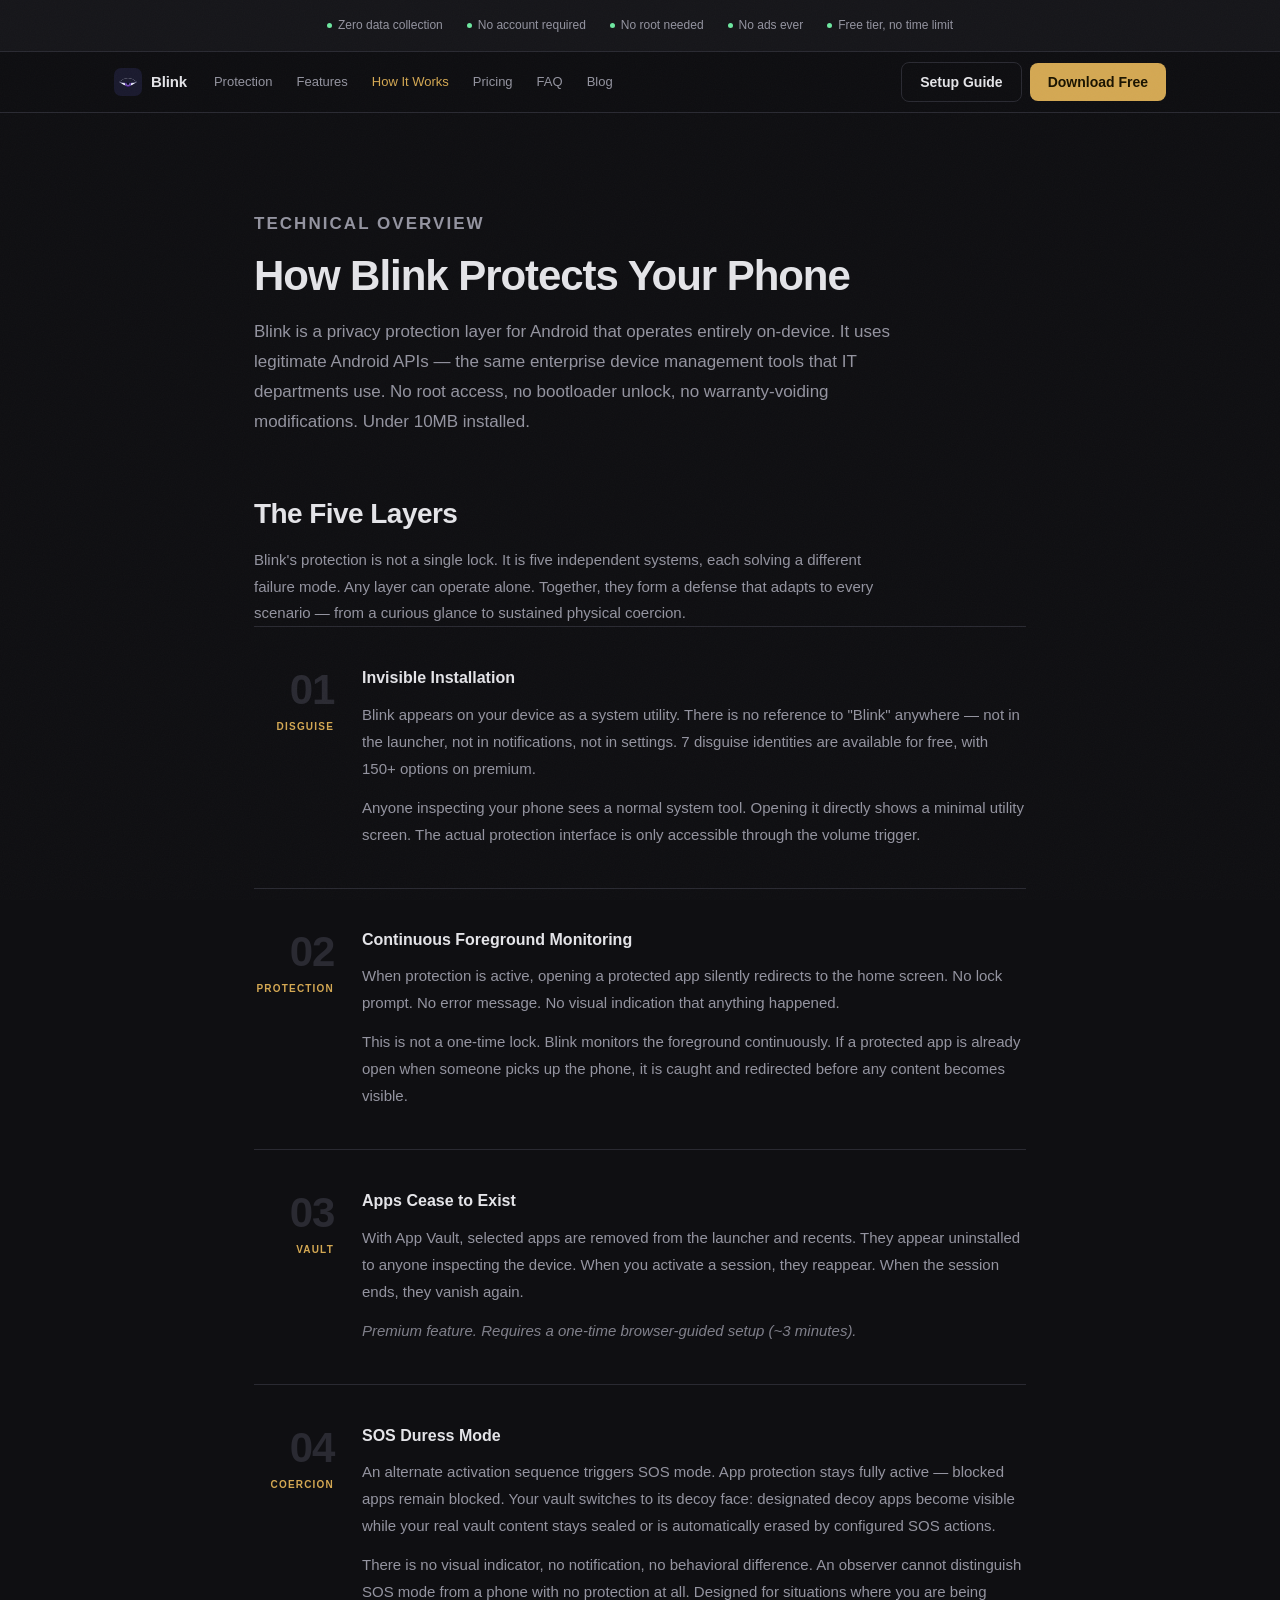
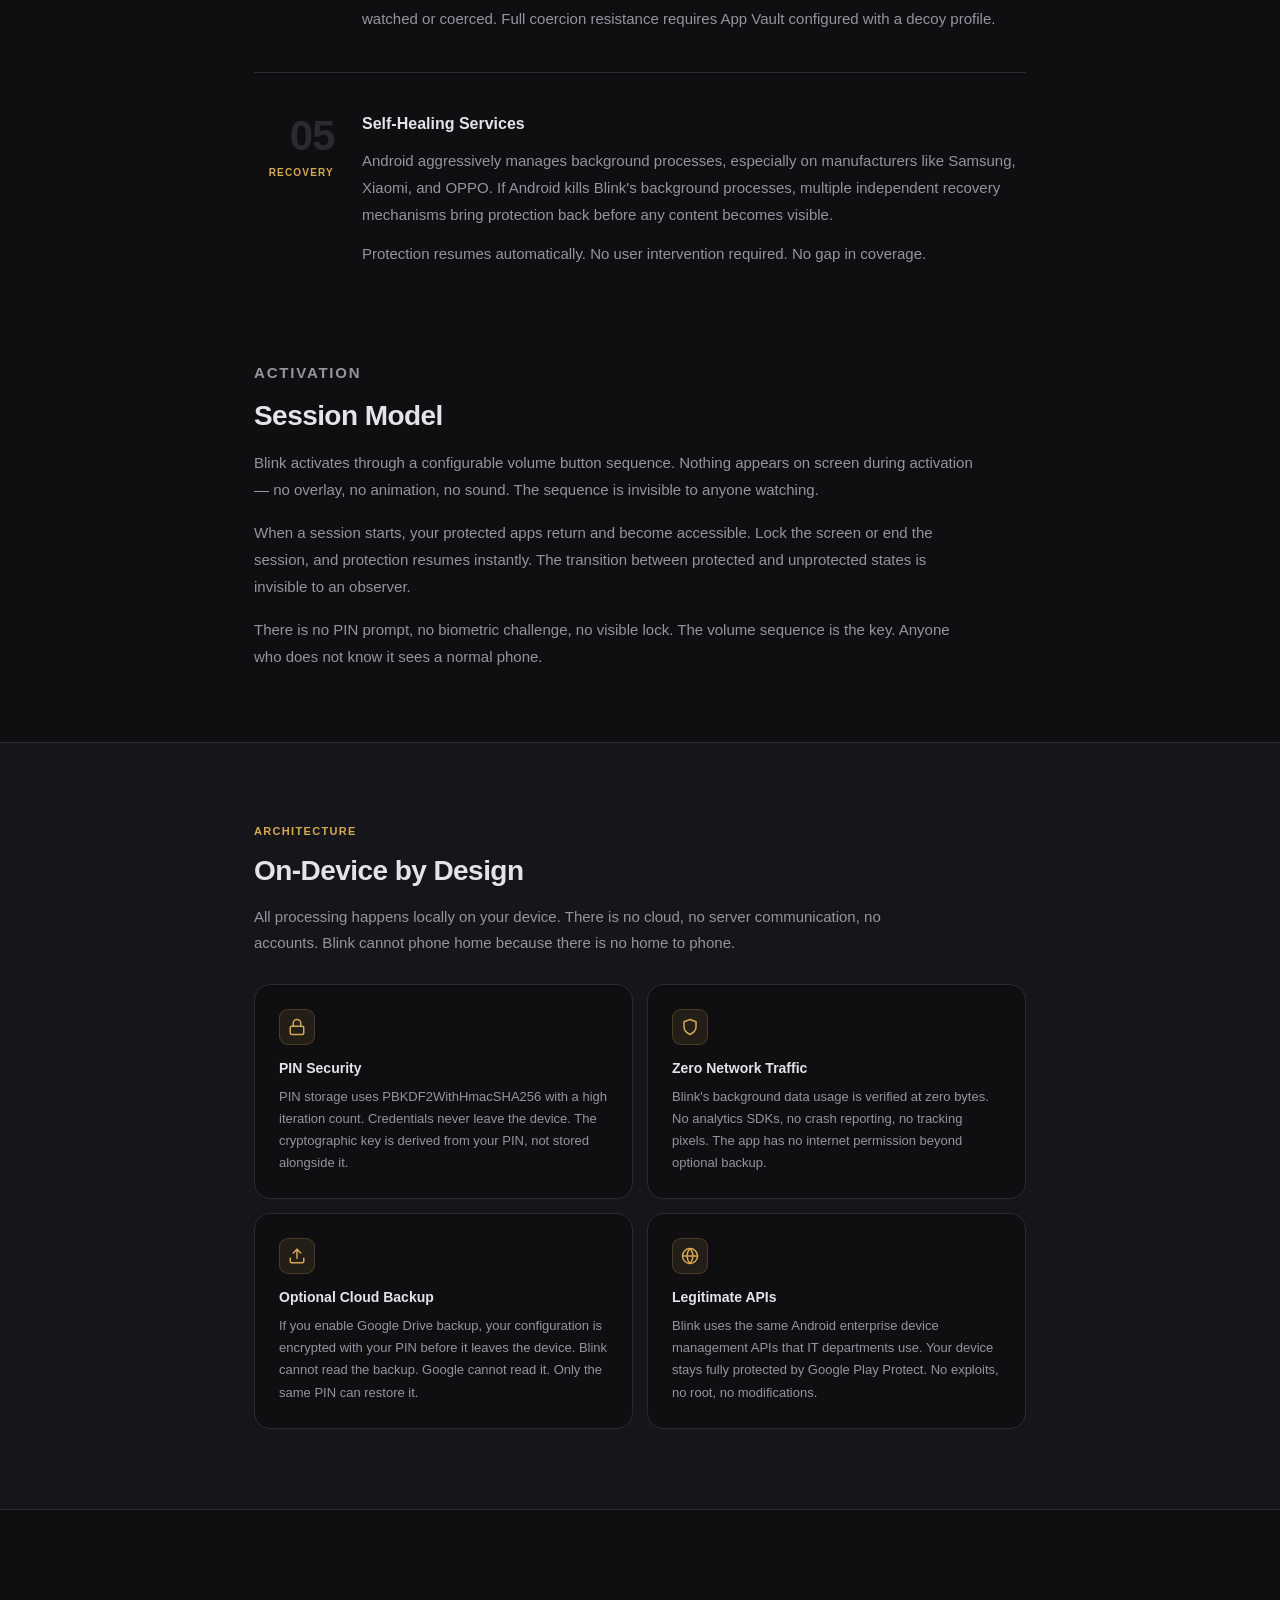
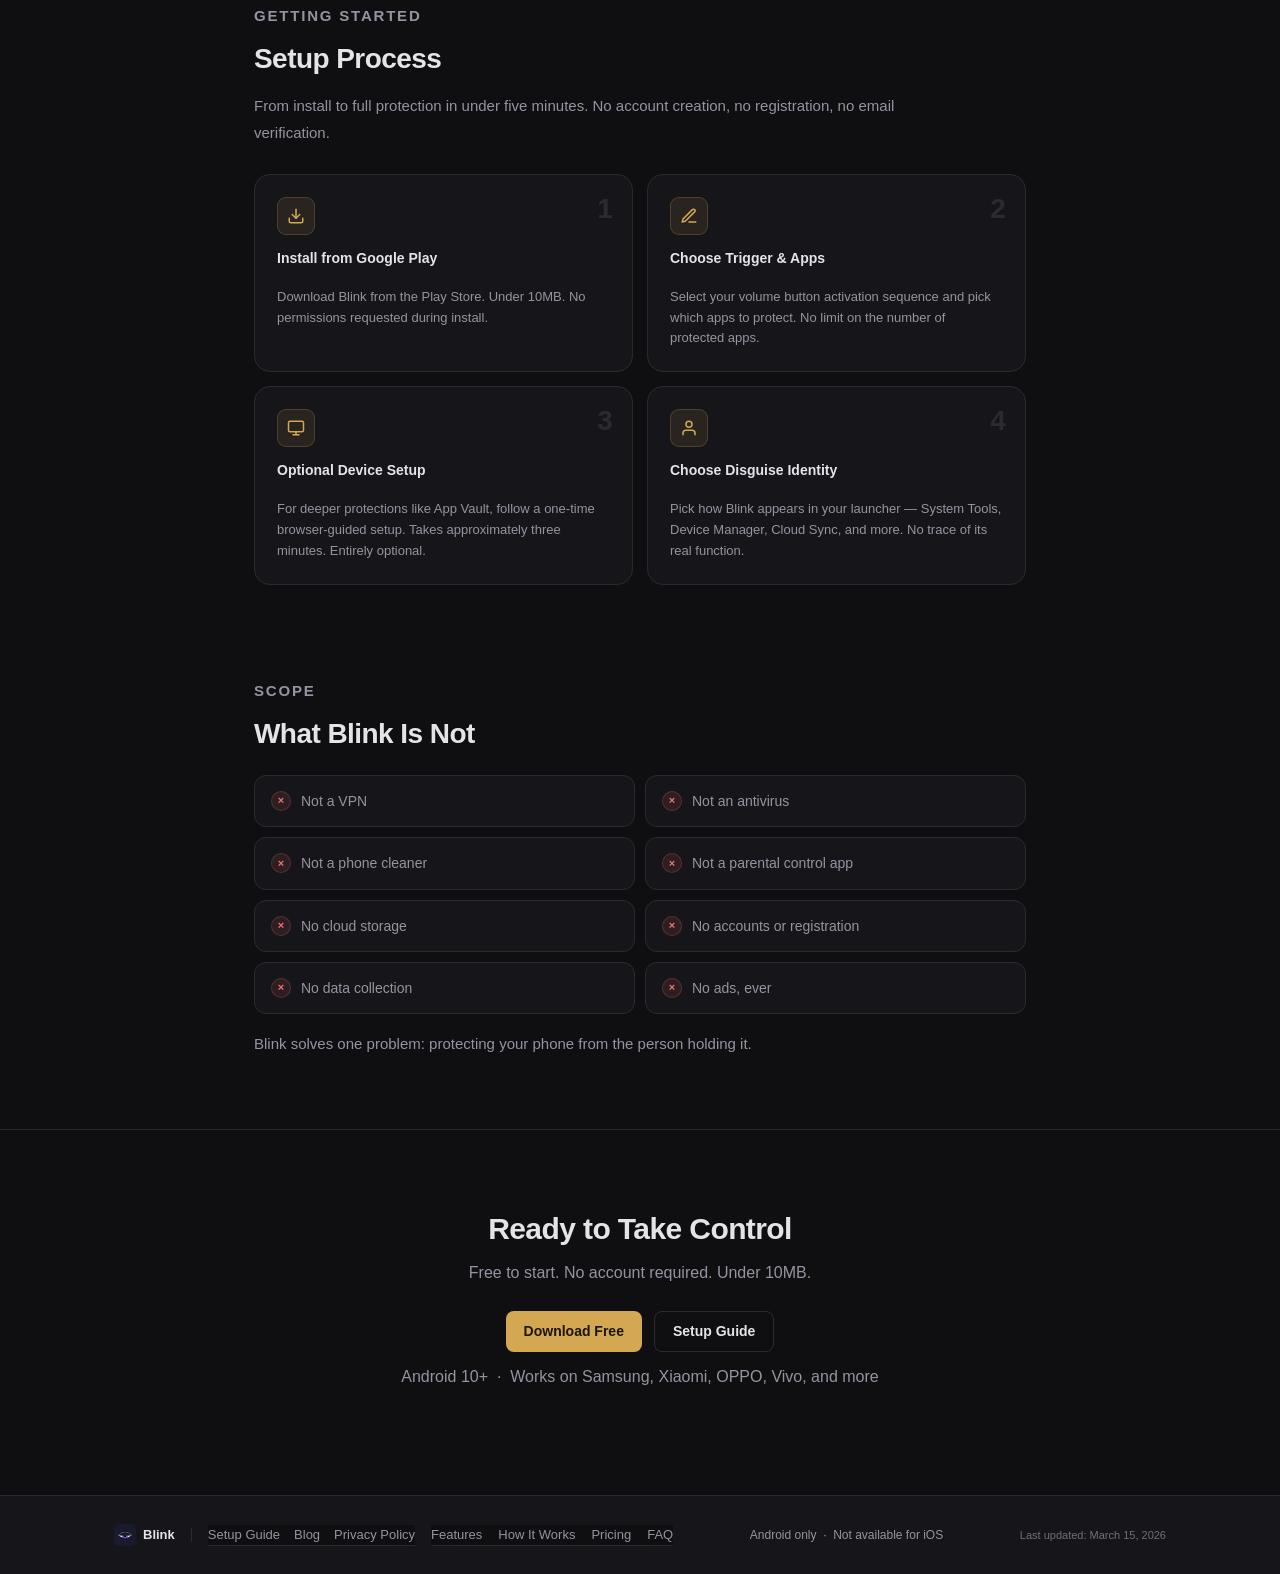
<file: how-it-works.html>
<!DOCTYPE html>
<html lang="en">
<head>
  <meta charset="UTF-8" />
  <meta name="viewport" content="width=device-width, initial-scale=1.0" />

  <!-- Primary SEO -->
  <title>How Blink Works — On-Device Privacy Protection for Android</title>
  <meta name="description" content="Blink protects your Android phone with five independent layers: disguise, app protection, vault, coercion resistance, and self-healing. All on-device. No root. No cloud. Under 10MB." />
  <meta name="keywords" content="how blink works, android privacy architecture, on-device app protection, hide apps android technical, coercion resistance android, SOS duress mode, app vault android, self-healing android service" />
  <meta name="author" content="Blink" />
  <meta name="robots" content="index, follow, max-snippet:-1, max-image-preview:large, max-video-preview:-1" />
  <link rel="canonical" href="https://blink.factor-io.com/how-it-works.html" />
  <meta name="theme-color" content="#0F0F12" />

  <!-- Open Graph -->
  <meta property="og:type" content="article" />
  <meta property="og:url" content="https://blink.factor-io.com/how-it-works.html" />
  <meta property="og:title" content="How Blink Works — Five Layers of On-Device Privacy Protection" />
  <meta property="og:description" content="Blink protects your Android phone with five independent layers: disguise, app protection, vault, coercion resistance, and self-healing. All on-device. No root. No cloud." />
  <meta property="og:image" content="https://blink.factor-io.com/og-image.png" />
  <meta property="og:image:width" content="1200" />
  <meta property="og:image:height" content="630" />
  <meta property="og:image:alt" content="Blink — How It Works" />
  <meta property="og:site_name" content="Blink" />
  <meta property="og:locale" content="en_US" />

  <!-- Twitter / X Card -->
  <meta name="twitter:card" content="summary_large_image" />
  <meta name="twitter:title" content="How Blink Works — Five Layers of On-Device Privacy Protection" />
  <meta name="twitter:description" content="Blink protects your Android phone with five independent layers: disguise, app protection, vault, coercion resistance, and self-healing. All on-device. No root. No cloud." />
  <meta name="twitter:image" content="https://blink.factor-io.com/og-image.png" />
  <meta name="twitter:image:alt" content="Blink — How It Works" />

  <!-- Freshness signal -->
  <meta property="article:modified_time" content="2026-03-15T00:00:00+00:00" />

  <!-- Schema.org: HowTo -->
  <script type="application/ld+json">
  {
    "@context": "https://schema.org",
    "@type": "HowTo",
    "name": "How Blink Protects Your Android Phone",
    "description": "Blink is an on-device privacy protection layer for Android that uses five independent layers — disguise, app protection, vault, coercion resistance, and self-healing — to protect your phone from the person holding it.",
    "totalTime": "PT5M",
    "tool": [
      { "@type": "HowToTool", "name": "Android phone (Android 10+)" },
      { "@type": "HowToTool", "name": "Blink app from Google Play" }
    ],
    "step": [
      {
        "@type": "HowToStep",
        "position": 1,
        "name": "Install Blink",
        "text": "Install Blink from Google Play. Under 10MB. No account required."
      },
      {
        "@type": "HowToStep",
        "position": 2,
        "name": "Choose trigger sequence and protected apps",
        "text": "Select a volume button sequence to activate protection, and choose which apps to protect."
      },
      {
        "@type": "HowToStep",
        "position": 3,
        "name": "Optional browser-guided setup",
        "text": "For deeper protections like App Vault, follow a one-time browser-guided setup that takes approximately three minutes."
      },
      {
        "@type": "HowToStep",
        "position": 4,
        "name": "Choose disguise identity",
        "text": "Select a system utility disguise so Blink appears as a normal Android tool with no reference to its real function."
      }
    ]
  }
  </script>

  <style>
    /* Design tokens */
    :root {
      --bg:           #0F0F12;
      --surface:      #16161A;
      --surface2:     #1C1C22;
      --surface3:     #222228;
      --amber:        #D4A853;
      --amber-dim:    rgba(212,168,83,0.10);
      --amber-border: rgba(212,168,83,0.22);
      --sage:         #6EE7A0;
      --sage-dim:     rgba(110,231,160,0.08);
      --sage-border:  rgba(110,231,160,0.25);
      --text:         #E4E4E8;
      --secondary:    #9494A0;
      --border:       #2A2A32;
      --r:            12px;
      --rl:           16px;
      --rs:           8px;
    }
    *, *::before, *::after { box-sizing: border-box; margin: 0; padding: 0; }
    html { scroll-behavior: smooth; }
    body {
      background: var(--bg); color: var(--text);
      font-family: -apple-system, BlinkMacSystemFont, "Segoe UI", Roboto, sans-serif;
      font-size: 16px; line-height: 1.6;
      -webkit-font-smoothing: antialiased;
    }
    a { color: inherit; text-decoration: none; }

    /* Skip link */
    .skip-link {
      position: absolute; top: -40px; left: 16px; z-index: 1000;
      background: var(--amber); color: #1A1400;
      padding: 8px 16px; border-radius: 0 0 8px 8px;
      font-weight: 600; font-size: 14px; transition: top 0.2s;
    }
    .skip-link:focus { top: 0; }

    /* Buttons */
    .btn {
      display: inline-flex; align-items: center; gap: 7px;
      border: none; border-radius: var(--rs);
      font-weight: 600; cursor: pointer; font-family: inherit;
      transition: opacity 0.15s, border-color 0.15s, color 0.15s;
      white-space: nowrap; text-decoration: none;
    }
    .btn-amber { background: var(--amber); color: #1A1400; }
    .btn-amber:hover { opacity: 0.88; }
    .btn-outline { background: transparent; color: var(--text); border: 1px solid var(--border); }
    .btn-outline:hover { border-color: var(--amber); color: var(--amber); }
    .btn-sm  { padding: 8px 18px; font-size: 14px; }

    /* Nav */
    nav {
      position: sticky; top: 0; z-index: 100;
      background: rgba(15,15,18,0.88);
      backdrop-filter: blur(14px); -webkit-backdrop-filter: blur(14px);
      border-bottom: 1px solid var(--border);
    }
    .nav-inner {
      max-width: 1100px; margin: 0 auto; padding: 0 24px;
      display: flex; align-items: center; height: 60px; gap: 8px;
    }
    .nav-logo {
      display: flex; align-items: center; gap: 9px; flex-shrink: 0;
      margin-right: 8px;
    }
    .nav-logo-mark { width: 28px; height: 28px; background: #1A1A2E; border-radius: 7px; overflow: hidden; flex-shrink: 0; }
    .nav-logo-name { font-size: 15px; font-weight: 700; letter-spacing: -0.01em; }
    .nav-links { display: flex; align-items: center; gap: 2px; flex: 1; }
    .nav-links a { padding: 6px 11px; border-radius: 7px; font-size: 13px; color: var(--secondary); transition: color 0.15s, background 0.15s; }
    .nav-links a:hover { color: var(--text); background: var(--surface2); }
    .nav-links a.active { color: var(--amber); }
    .nav-cta { display: flex; align-items: center; gap: 8px; margin-left: auto; }

    /* Trust bar */
    .trust-bar {
      display: flex; justify-content: center; flex-wrap: wrap;
      gap: 8px 24px; padding: 16px 24px;
      border-bottom: 1px solid var(--border);
      background: var(--surface);
    }
    .trust-chip {
      display: flex; align-items: center; gap: 6px;
      font-size: 12px; font-weight: 500; color: var(--secondary);
    }
    .trust-chip-dot {
      width: 5px; height: 5px; border-radius: 50%; background: var(--sage);
      flex-shrink: 0;
    }

    /* Layout */
    .wrap { max-width: 820px; margin: 0 auto; padding: 80px 24px; }
    .label {
      font-size: 11px; font-weight: 600; letter-spacing: 0.12em;
      text-transform: uppercase; color: var(--amber); margin-bottom: 12px;
    }
    h1 {
      font-size: clamp(26px, 5vw, 42px); font-weight: 700;
      line-height: 1.2; letter-spacing: -0.025em;
    }
    h2 {
      font-size: clamp(20px, 3.5vw, 28px); font-weight: 700;
      line-height: 1.25; letter-spacing: -0.02em;
    }
    h3 {
      font-size: 16px; font-weight: 600; line-height: 1.35;
    }

    /* Page hero */
    .page-hero {
      padding: 80px 24px 60px;
      max-width: 820px; margin: 0 auto;
    }
    .page-hero p {
      font-size: 17px; color: var(--secondary); max-width: 640px;
      margin-top: 16px; line-height: 1.75;
    }

    /* Content sections */
    .content-section {
      max-width: 820px; margin: 0 auto; padding: 0 24px 72px;
    }
    .content-section p {
      font-size: 15px; color: var(--secondary); line-height: 1.8;
      margin-top: 16px; max-width: 720px;
    }
    .content-section p:first-of-type { margin-top: 20px; }

    /* Layer cards */
    .layers-section {
      max-width: 820px; margin: 0 auto; padding: 0 24px 72px;
    }
    .layer-card {
      display: grid; grid-template-columns: 80px 1fr; gap: 28px;
      padding: 40px 0; border-top: 1px solid var(--border);
    }
    .layer-card:last-child { padding-bottom: 0; }
    .layer-marker { text-align: right; padding-top: 2px; }
    .layer-num {
      font-size: 42px; font-weight: 800; color: var(--border);
      line-height: 1; letter-spacing: -0.03em;
    }
    .layer-tag {
      display: block; font-size: 10px; font-weight: 700;
      letter-spacing: 0.12em; text-transform: uppercase;
      color: var(--amber); margin-top: 8px;
    }
    .layer-body h3 { margin-bottom: 12px; }
    .layer-body p {
      font-size: 15px; color: var(--secondary); line-height: 1.8;
      margin-bottom: 12px;
    }
    .layer-body p:last-child { margin-bottom: 0; }
    .layer-detail {
      font-size: 13px; color: var(--secondary); opacity: 0.85;
      font-style: italic;
    }

    /* Info cards (architecture, not-section) */
    .info-bg {
      background: var(--surface);
      border-top: 1px solid var(--border);
      border-bottom: 1px solid var(--border);
    }
    .info-grid {
      display: grid; grid-template-columns: repeat(2, 1fr);
      gap: 14px; margin-top: 28px;
    }
    .info-card {
      background: var(--bg); border: 1px solid var(--border);
      border-radius: var(--rl); padding: 24px;
      transition: border-color 0.18s;
    }
    .info-card:hover { border-color: var(--amber-border); }
    .info-icon {
      width: 36px; height: 36px; border-radius: 9px;
      background: var(--amber-dim); border: 1px solid var(--amber-border);
      display: flex; align-items: center; justify-content: center;
      color: var(--amber); margin-bottom: 14px;
    }
    .info-card h3 { font-size: 14px; font-weight: 600; margin-bottom: 8px; }
    .info-card p { font-size: 13px; color: var(--secondary); line-height: 1.7; }

    /* Setup steps */
    .steps-grid {
      display: grid; grid-template-columns: repeat(2, 1fr);
      gap: 14px; margin-top: 28px;
    }
    .step-card {
      background: var(--surface); border: 1px solid var(--border);
      border-radius: var(--rl); padding: 22px; position: relative;
    }
    .step-card::after {
      content: attr(data-n); position: absolute; top: 20px; right: 20px;
      font-size: 28px; font-weight: 800; letter-spacing: -0.03em;
      color: var(--border); line-height: 1;
    }
    .step-ico {
      width: 38px; height: 38px; border-radius: 9px;
      background: var(--amber-dim); border: 1px solid var(--amber-border);
      display: flex; align-items: center; justify-content: center;
      margin-bottom: 14px;
    }
    .step-card h3 { font-size: 14px; font-weight: 600; margin-bottom: 7px; line-height: 1.3; }
    .step-card p  { font-size: 13px; color: var(--secondary); line-height: 1.6; }

    /* Not-section list */
    .not-list {
      list-style: none; margin: 24px 0 0; padding: 0;
      display: grid; grid-template-columns: repeat(2, 1fr);
      gap: 10px;
    }
    .not-list li {
      font-size: 14px; color: var(--secondary); line-height: 1.6;
      padding: 14px 16px; background: var(--surface);
      border: 1px solid var(--border); border-radius: var(--r);
      display: flex; align-items: center; gap: 10px;
    }
    .not-x {
      flex-shrink: 0; width: 20px; height: 20px; border-radius: 50%;
      background: rgba(248,113,113,0.1); border: 1px solid rgba(248,113,113,0.2);
      display: flex; align-items: center; justify-content: center;
      font-size: 11px; font-weight: 700; color: #F87171;
    }
    .not-close {
      margin-top: 28px; font-size: 15px; color: var(--text); font-weight: 500;
      line-height: 1.7; max-width: 640px;
    }

    /* CTA banner */
    .cta-inner {
      max-width: 680px; margin: 0 auto; padding: 80px 24px; text-align: center;
    }
    .cta-inner h2 { max-width: 100%; text-align: center; font-size: clamp(20px,3.5vw,30px); }
    .cta-inner p  { font-size: 16px; color: var(--secondary); margin: 12px 0 26px; line-height: 1.6; }
    .cta-btns { display: flex; justify-content: center; gap: 12px; flex-wrap: wrap; }
    .cta-note { font-size: 13px; color: var(--secondary); margin-top: 16px; }

    /* Footer */
    footer { background: var(--surface); border-top: 1px solid var(--border); }
    .footer-inner {
      max-width: 1100px; margin: 0 auto; padding: 28px 24px;
      display: flex; align-items: center; gap: 16px; flex-wrap: wrap;
    }
    .ft-logo { display: flex; align-items: center; gap: 7px; flex-shrink: 0; }
    .ft-logo-mark { width: 22px; height: 22px; background: #1A1A2E; border-radius: 5px; overflow: hidden; }
    .ft-logo-name { font-size: 13px; font-weight: 700; }
    .ft-divider { width: 1px; height: 14px; background: var(--border); }
    .ft-links { display: flex; gap: 14px; flex-wrap: wrap; }
    .ft-links a { font-size: 13px; color: var(--secondary); transition: color 0.15s; }
    .ft-links a:hover { color: var(--text); }
    .ft-pages { display: flex; gap: 16px; }
    .ft-pages a { font-size: 13px; color: var(--secondary); transition: color 0.15s; }
    .ft-pages a:hover { color: var(--amber); }
    .ft-copy { margin-left: auto; font-size: 12px; color: var(--secondary); }
    .ft-updated { font-size: 11px; color: var(--secondary); opacity: 0.7; margin-left: auto; }

    /* Grain overlay */
    body::before {
      content: ''; position: fixed; inset: 0; pointer-events: none; z-index: 9999;
      opacity: 0.025;
      background-image: url("data:image/svg+xml,%3Csvg xmlns='http://www.w3.org/2000/svg' width='256' height='256'%3E%3Cfilter id='n'%3E%3CfeTurbulence type='fractalNoise' baseFrequency='0.85' numOctaves='4' stitchTiles='stitch'/%3E%3C/filter%3E%3Crect width='100%25' height='100%25' filter='url(%23n)'/%3E%3C/svg%3E");
      background-size: 256px 256px;
    }

    /* Responsive */
    @media (max-width: 860px) {
      .layer-card { grid-template-columns: 60px 1fr; gap: 20px; }
      .layer-num { font-size: 32px; }
      .info-grid { grid-template-columns: 1fr; }
      .steps-grid { grid-template-columns: 1fr; }
      .not-list { grid-template-columns: 1fr; }
    }
    @media (max-width: 560px) {
      .nav-links { display: none; }
      .page-hero { padding: 48px 18px 36px; }
      .content-section { padding: 0 18px 52px; }
      .layers-section { padding: 0 18px 52px; }
      .wrap { padding: 52px 18px; }
      .layer-card {
        grid-template-columns: 1fr; gap: 8px;
        padding: 32px 0;
      }
      .layer-marker {
        text-align: left; display: flex; align-items: baseline; gap: 12px;
      }
      .layer-num { font-size: 26px; }
    }
  </style>
</head>
<body>
  <a href="#main" class="skip-link">Skip to content</a>

  <!-- Trust bar -->
  <div class="trust-bar" role="region" aria-label="Trust signals">
    <span class="trust-chip"><span class="trust-chip-dot" aria-hidden="true"></span>Zero data collection</span>
    <span class="trust-chip"><span class="trust-chip-dot" aria-hidden="true"></span>No account required</span>
    <span class="trust-chip"><span class="trust-chip-dot" aria-hidden="true"></span>No root needed</span>
    <span class="trust-chip"><span class="trust-chip-dot" aria-hidden="true"></span>No ads ever</span>
    <span class="trust-chip"><span class="trust-chip-dot" aria-hidden="true"></span>Free tier, no time limit</span>
  </div>

  <!-- Nav -->
  <nav role="navigation" aria-label="Main navigation">
    <div class="nav-inner">
      <a href="/" class="nav-logo" aria-label="Blink home">
        <div class="nav-logo-mark">
          <svg xmlns="http://www.w3.org/2000/svg" viewBox="0 0 108 108" width="28" height="28" aria-hidden="true">
            <defs><radialGradient id="g0" cx="54" cy="60" r="12" gradientUnits="userSpaceOnUse"><stop offset="0%" stop-color="#C4B5FD"/><stop offset="100%" stop-color="#4C1D95"/></radialGradient></defs>
            <path fill="#EEF0FF" d="M20,54 Q37,40 54,39 Q71,40 88,54 Q71,68 54,69 Q37,68 20,54 Z"/>
            <path fill="url(#g0)" d="M42,60 A12,12 0,1,0 66,60 A12,12 0,1,0 42,60 Z"/>
            <circle fill="#08081A" cx="54" cy="60" r="5.5"/>
            <circle fill="rgba(255,255,255,0.44)" cx="60" cy="56.5" r="2.5"/>
            <path fill="#1A1A2E" d="M20,54 Q37,40 54,39 Q71,40 88,54 Q71,57 54,58 Q37,57 20,54 Z"/>
            <path fill="none" stroke="#0D0D38" stroke-width="1.8" d="M20,54 Q37,57 54,58 Q71,57 88,54"/>
          </svg>
        </div>
        <span class="nav-logo-name">Blink</span>
      </a>
      <div class="nav-links">
        <a href="/#protection">Protection</a>
        <a href="/features.html">Features</a>
        <a href="/how-it-works.html" class="active">How It Works</a>
        <a href="/pricing.html">Pricing</a>
        <a href="/faq.html">FAQ</a>
        <a href="/blog/">Blog</a>
      </div>
      <div class="nav-cta">
        <a href="https://blink.factor-io.com/ADB/" class="btn btn-outline btn-sm" rel="noopener">Setup Guide</a>
        <a href="https://play.google.com/store/apps/details?id=com.factor.blink" class="btn btn-amber btn-sm" rel="noopener">Download Free</a>
      </div>
    </div>
  </nav>

  <main id="main">

    <!-- 1. Hero intro -->
    <div class="page-hero">
      <p class="label">Technical Overview</p>
      <h1>How Blink Protects Your Phone</h1>
      <p>Blink is a privacy protection layer for Android that operates entirely on-device. It uses legitimate Android APIs &mdash; the same enterprise device management tools that IT departments use. No root access, no bootloader unlock, no warranty-voiding modifications. Under 10MB installed.</p>
    </div>

    <!-- 2. The Five Layers -->
    <div class="layers-section">
      <h2>The Five Layers</h2>
      <p style="font-size:15px;color:var(--secondary);line-height:1.75;margin-top:16px;max-width:640px;">Blink's protection is not a single lock. It is five independent systems, each solving a different failure mode. Any layer can operate alone. Together, they form a defense that adapts to every scenario &mdash; from a curious glance to sustained physical coercion.</p>

      <div class="layer-card">
        <div class="layer-marker">
          <div class="layer-num">01</div>
          <span class="layer-tag">Disguise</span>
        </div>
        <div class="layer-body">
          <h3>Invisible Installation</h3>
          <p>Blink appears on your device as a system utility. There is no reference to "Blink" anywhere &mdash; not in the launcher, not in notifications, not in settings. 7 disguise identities are available for free, with 150+ options on premium.</p>
          <p>Anyone inspecting your phone sees a normal system tool. Opening it directly shows a minimal utility screen. The actual protection interface is only accessible through the volume trigger.</p>
        </div>
      </div>

      <div class="layer-card">
        <div class="layer-marker">
          <div class="layer-num">02</div>
          <span class="layer-tag">Protection</span>
        </div>
        <div class="layer-body">
          <h3>Continuous Foreground Monitoring</h3>
          <p>When protection is active, opening a protected app silently redirects to the home screen. No lock prompt. No error message. No visual indication that anything happened.</p>
          <p>This is not a one-time lock. Blink monitors the foreground continuously. If a protected app is already open when someone picks up the phone, it is caught and redirected before any content becomes visible.</p>
        </div>
      </div>

      <div class="layer-card">
        <div class="layer-marker">
          <div class="layer-num">03</div>
          <span class="layer-tag">Vault</span>
        </div>
        <div class="layer-body">
          <h3>Apps Cease to Exist</h3>
          <p>With App Vault, selected apps are removed from the launcher and recents. They appear uninstalled to anyone inspecting the device. When you activate a session, they reappear. When the session ends, they vanish again.</p>
          <p class="layer-detail">Premium feature. Requires a one-time browser-guided setup (~3 minutes).</p>
        </div>
      </div>

      <div class="layer-card">
        <div class="layer-marker">
          <div class="layer-num">04</div>
          <span class="layer-tag">Coercion</span>
        </div>
        <div class="layer-body">
          <h3>SOS Duress Mode</h3>
          <p>An alternate activation sequence triggers SOS mode. App protection stays fully active &mdash; blocked apps remain blocked. Your vault switches to its decoy face: designated decoy apps become visible while your real vault content stays sealed or is automatically erased by configured SOS actions.</p>
          <p>There is no visual indicator, no notification, no behavioral difference. An observer cannot distinguish SOS mode from a phone with no protection at all. Designed for situations where you are being watched or coerced. Full coercion resistance requires App Vault configured with a decoy profile.</p>
        </div>
      </div>

      <div class="layer-card">
        <div class="layer-marker">
          <div class="layer-num">05</div>
          <span class="layer-tag">Recovery</span>
        </div>
        <div class="layer-body">
          <h3>Self-Healing Services</h3>
          <p>Android aggressively manages background processes, especially on manufacturers like Samsung, Xiaomi, and OPPO. If Android kills Blink's background processes, multiple independent recovery mechanisms bring protection back before any content becomes visible.</p>
          <p>Protection resumes automatically. No user intervention required. No gap in coverage.</p>
        </div>
      </div>
    </div>

    <!-- 3. Session Model -->
    <div class="content-section">
      <p class="label">Activation</p>
      <h2>Session Model</h2>
      <p>Blink activates through a configurable volume button sequence. Nothing appears on screen during activation &mdash; no overlay, no animation, no sound. The sequence is invisible to anyone watching.</p>
      <p>When a session starts, your protected apps return and become accessible. Lock the screen or end the session, and protection resumes instantly. The transition between protected and unprotected states is invisible to an observer.</p>
      <p>There is no PIN prompt, no biometric challenge, no visible lock. The volume sequence is the key. Anyone who does not know it sees a normal phone.</p>
    </div>

    <!-- 4. On-Device Architecture -->
    <div class="info-bg">
      <div class="wrap">
        <p class="label">Architecture</p>
        <h2>On-Device by Design</h2>
        <p style="font-size:15px;color:var(--secondary);line-height:1.75;margin-top:16px;max-width:640px;">All processing happens locally on your device. There is no cloud, no server communication, no accounts. Blink cannot phone home because there is no home to phone.</p>

        <div class="info-grid">
          <div class="info-card">
            <div class="info-icon">
              <svg width="18" height="18" viewBox="0 0 24 24" fill="none" stroke="currentColor" stroke-width="2" stroke-linecap="round" stroke-linejoin="round"><rect x="3" y="11" width="18" height="11" rx="2" ry="2"/><path d="M7 11V7a5 5 0 0 1 10 0v4"/></svg>
            </div>
            <h3>PIN Security</h3>
            <p>PIN storage uses PBKDF2WithHmacSHA256 with a high iteration count. Credentials never leave the device. The cryptographic key is derived from your PIN, not stored alongside it.</p>
          </div>
          <div class="info-card">
            <div class="info-icon">
              <svg width="18" height="18" viewBox="0 0 24 24" fill="none" stroke="currentColor" stroke-width="2" stroke-linecap="round" stroke-linejoin="round"><path d="M12 22s8-4 8-10V5l-8-3-8 3v7c0 6 8 10 8 10z"/></svg>
            </div>
            <h3>Zero Network Traffic</h3>
            <p>Blink's background data usage is verified at zero bytes. No analytics SDKs, no crash reporting, no tracking pixels. The app has no internet permission beyond optional backup.</p>
          </div>
          <div class="info-card">
            <div class="info-icon">
              <svg width="18" height="18" viewBox="0 0 24 24" fill="none" stroke="currentColor" stroke-width="2" stroke-linecap="round" stroke-linejoin="round"><path d="M21 15v4a2 2 0 0 1-2 2H5a2 2 0 0 1-2-2v-4"/><polyline points="17 8 12 3 7 8"/><line x1="12" y1="3" x2="12" y2="15"/></svg>
            </div>
            <h3>Optional Cloud Backup</h3>
            <p>If you enable Google Drive backup, your configuration is encrypted with your PIN before it leaves the device. Blink cannot read the backup. Google cannot read it. Only the same PIN can restore it.</p>
          </div>
          <div class="info-card">
            <div class="info-icon">
              <svg width="18" height="18" viewBox="0 0 24 24" fill="none" stroke="currentColor" stroke-width="2" stroke-linecap="round" stroke-linejoin="round"><circle cx="12" cy="12" r="10"/><line x1="2" y1="12" x2="22" y2="12"/><path d="M12 2a15.3 15.3 0 0 1 4 10 15.3 15.3 0 0 1-4 10 15.3 15.3 0 0 1-4-10 15.3 15.3 0 0 1 4-10z"/></svg>
            </div>
            <h3>Legitimate APIs</h3>
            <p>Blink uses the same Android enterprise device management APIs that IT departments use. Your device stays fully protected by Google Play Protect. No exploits, no root, no modifications.</p>
          </div>
        </div>
      </div>
    </div>

    <!-- 5. Setup Process -->
    <div class="content-section" style="padding-top:72px;">
      <p class="label">Getting Started</p>
      <h2>Setup Process</h2>
      <p style="margin-bottom:8px;">From install to full protection in under five minutes. No account creation, no registration, no email verification.</p>

      <div class="steps-grid">
        <div class="step-card" data-n="1">
          <div class="step-ico">
            <svg width="18" height="18" viewBox="0 0 24 24" fill="none" stroke="var(--amber)" stroke-width="2" stroke-linecap="round" stroke-linejoin="round"><path d="M21 15v4a2 2 0 0 1-2 2H5a2 2 0 0 1-2-2v-4"/><polyline points="7 10 12 15 17 10"/><line x1="12" y1="15" x2="12" y2="3"/></svg>
          </div>
          <h3>Install from Google Play</h3>
          <p>Download Blink from the Play Store. Under 10MB. No permissions requested during install.</p>
        </div>
        <div class="step-card" data-n="2">
          <div class="step-ico">
            <svg width="18" height="18" viewBox="0 0 24 24" fill="none" stroke="var(--amber)" stroke-width="2" stroke-linecap="round" stroke-linejoin="round"><path d="M12 20h9"/><path d="M16.5 3.5a2.121 2.121 0 0 1 3 3L7 19l-4 1 1-4L16.5 3.5z"/></svg>
          </div>
          <h3>Choose Trigger &amp; Apps</h3>
          <p>Select your volume button activation sequence and pick which apps to protect. No limit on the number of protected apps.</p>
        </div>
        <div class="step-card" data-n="3">
          <div class="step-ico">
            <svg width="18" height="18" viewBox="0 0 24 24" fill="none" stroke="var(--amber)" stroke-width="2" stroke-linecap="round" stroke-linejoin="round"><rect x="2" y="3" width="20" height="14" rx="2" ry="2"/><line x1="8" y1="21" x2="16" y2="21"/><line x1="12" y1="17" x2="12" y2="21"/></svg>
          </div>
          <h3>Optional Device Setup</h3>
          <p>For deeper protections like App Vault, follow a one-time browser-guided setup. Takes approximately three minutes. Entirely optional.</p>
        </div>
        <div class="step-card" data-n="4">
          <div class="step-ico">
            <svg width="18" height="18" viewBox="0 0 24 24" fill="none" stroke="var(--amber)" stroke-width="2" stroke-linecap="round" stroke-linejoin="round"><path d="M20 21v-2a4 4 0 0 0-4-4H8a4 4 0 0 0-4 4v2"/><circle cx="12" cy="7" r="4"/></svg>
          </div>
          <h3>Choose Disguise Identity</h3>
          <p>Pick how Blink appears in your launcher &mdash; System Tools, Device Manager, Cloud Sync, and more. No trace of its real function.</p>
        </div>
      </div>
    </div>

    <!-- 6. What Blink Is Not -->
    <div class="content-section">
      <p class="label">Scope</p>
      <h2>What Blink Is Not</h2>

      <ul class="not-list">
        <li><span class="not-x" aria-hidden="true">&times;</span>Not a VPN</li>
        <li><span class="not-x" aria-hidden="true">&times;</span>Not an antivirus</li>
        <li><span class="not-x" aria-hidden="true">&times;</span>Not a phone cleaner</li>
        <li><span class="not-x" aria-hidden="true">&times;</span>Not a parental control app</li>
        <li><span class="not-x" aria-hidden="true">&times;</span>No cloud storage</li>
        <li><span class="not-x" aria-hidden="true">&times;</span>No accounts or registration</li>
        <li><span class="not-x" aria-hidden="true">&times;</span>No data collection</li>
        <li><span class="not-x" aria-hidden="true">&times;</span>No ads, ever</li>
      </ul>

      <p class="not-close">Blink solves one problem: protecting your phone from the person holding it.</p>
    </div>

    <!-- CTA -->
    <div style="border-top:1px solid var(--border);">
      <div class="cta-inner">
        <h2>Ready to Take Control</h2>
        <p>Free to start. No account required. Under 10MB.</p>
        <div class="cta-btns">
          <a href="https://play.google.com/store/apps/details?id=com.factor.blink" class="btn btn-amber btn-sm" rel="noopener">Download Free</a>
          <a href="https://blink.factor-io.com/ADB/" class="btn btn-outline btn-sm" rel="noopener">Setup Guide</a>
        </div>
        <p class="cta-note">Android 10+ &nbsp;&middot;&nbsp; Works on Samsung, Xiaomi, OPPO, Vivo, and more</p>
      </div>
    </div>

  </main>

  <!-- Footer -->
  <footer>
    <div class="footer-inner">
      <a href="/" class="ft-logo" aria-label="Blink home">
        <div class="ft-logo-mark">
          <svg xmlns="http://www.w3.org/2000/svg" viewBox="0 0 108 108" width="22" height="22" aria-hidden="true">
            <defs><radialGradient id="g1" cx="54" cy="60" r="12" gradientUnits="userSpaceOnUse"><stop offset="0%" stop-color="#C4B5FD"/><stop offset="100%" stop-color="#4C1D95"/></radialGradient></defs>
            <path fill="#EEF0FF" d="M20,54 Q37,40 54,39 Q71,40 88,54 Q71,68 54,69 Q37,68 20,54 Z"/>
            <path fill="url(#g1)" d="M42,60 A12,12 0,1,0 66,60 A12,12 0,1,0 42,60 Z"/>
            <circle fill="#08081A" cx="54" cy="60" r="5.5"/>
            <circle fill="rgba(255,255,255,0.44)" cx="60" cy="56.5" r="2.5"/>
            <path fill="#1A1A2E" d="M20,54 Q37,40 54,39 Q71,40 88,54 Q71,57 54,58 Q37,57 20,54 Z"/>
            <path fill="none" stroke="#0D0D38" stroke-width="1.8" d="M20,54 Q37,57 54,58 Q71,57 88,54"/>
          </svg>
        </div>
        <span class="ft-logo-name">Blink</span>
      </a>
      <div class="ft-divider"></div>
      <nav class="ft-links" aria-label="Footer links">
        <a href="https://blink.factor-io.com/ADB/" rel="noopener">Setup Guide</a>
        <a href="/blog/">Blog</a>
        <a href="/privacy-policy.html">Privacy Policy</a>
      </nav>
      <nav class="ft-pages" aria-label="Page links">
        <a href="/features.html">Features</a>
        <a href="/how-it-works.html">How It Works</a>
        <a href="/pricing.html">Pricing</a>
        <a href="/faq.html">FAQ</a>
      </nav>
      <div class="ft-copy">Android only &nbsp;&middot;&nbsp; Not available for iOS</div>
      <div class="ft-updated"><time datetime="2026-03-15">Last updated: March 15, 2026</time></div>
    </div>
  </footer>

</body>
</html>
</file>
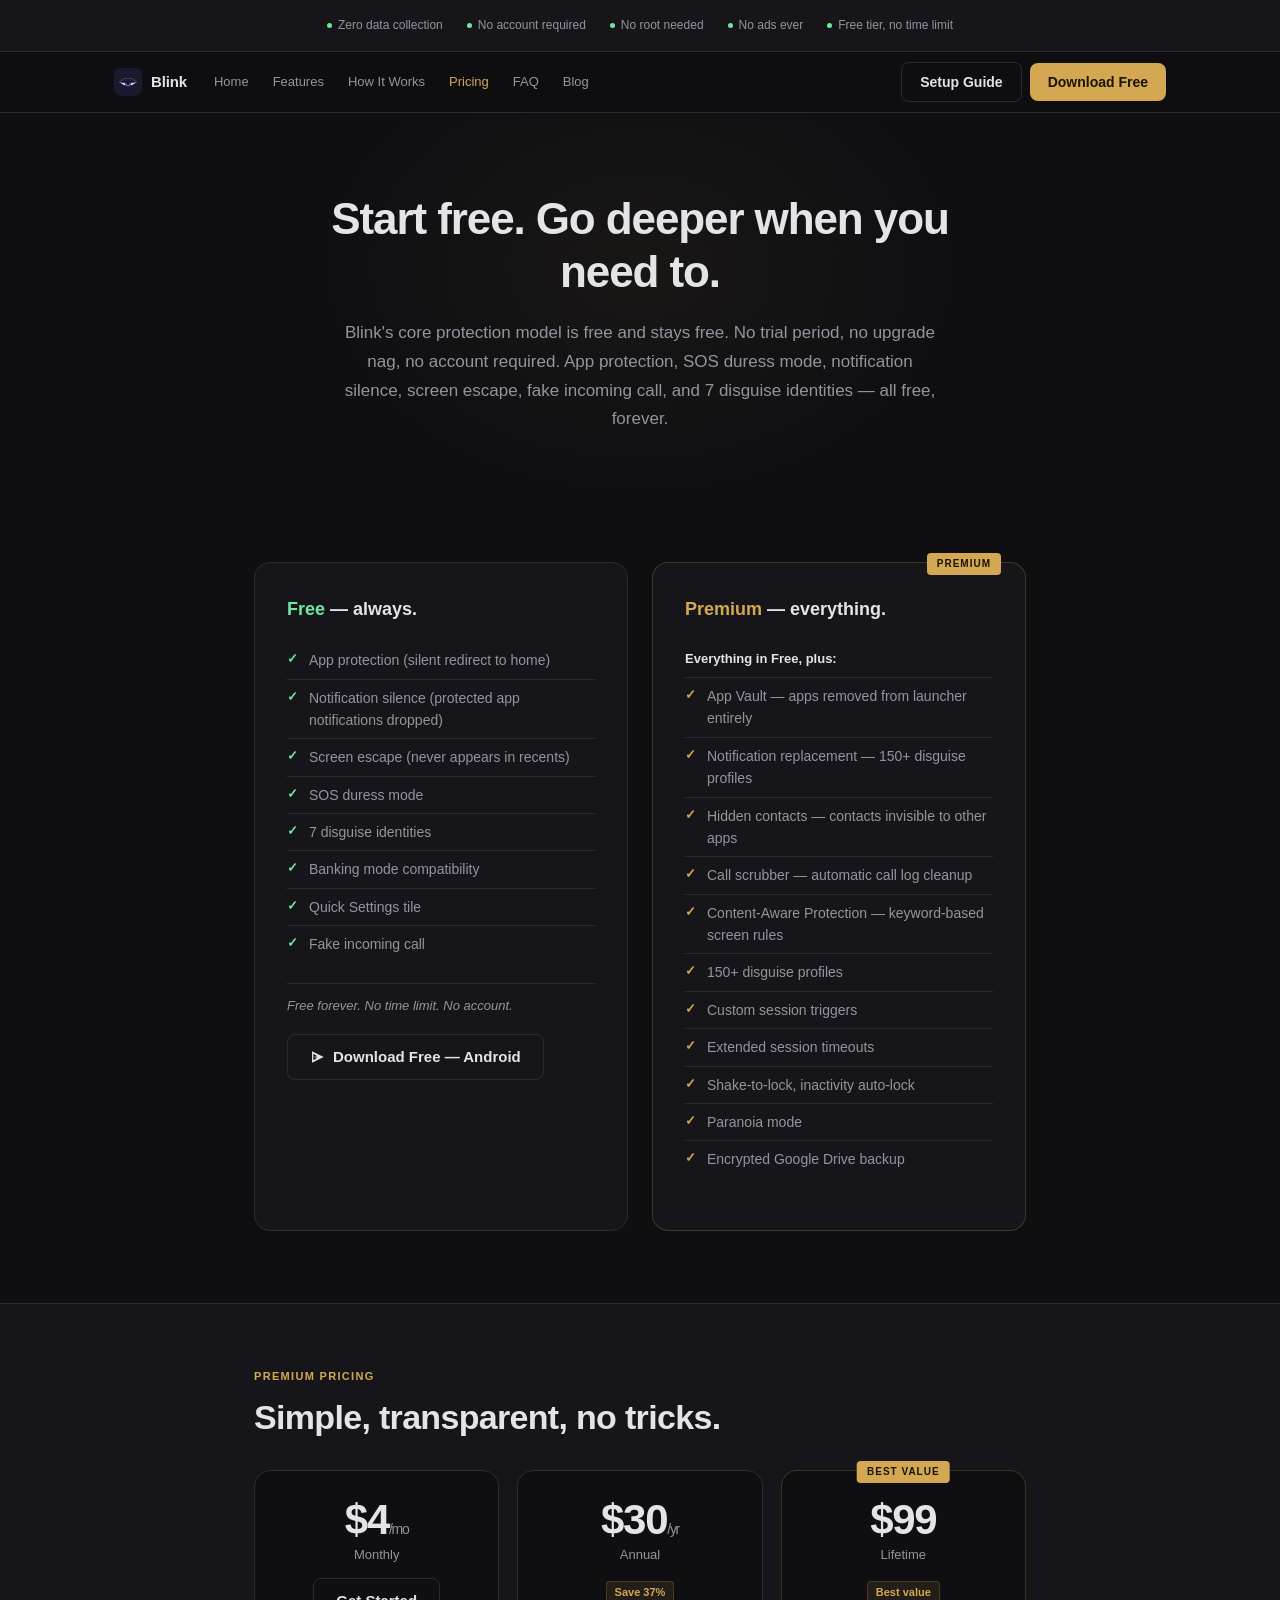
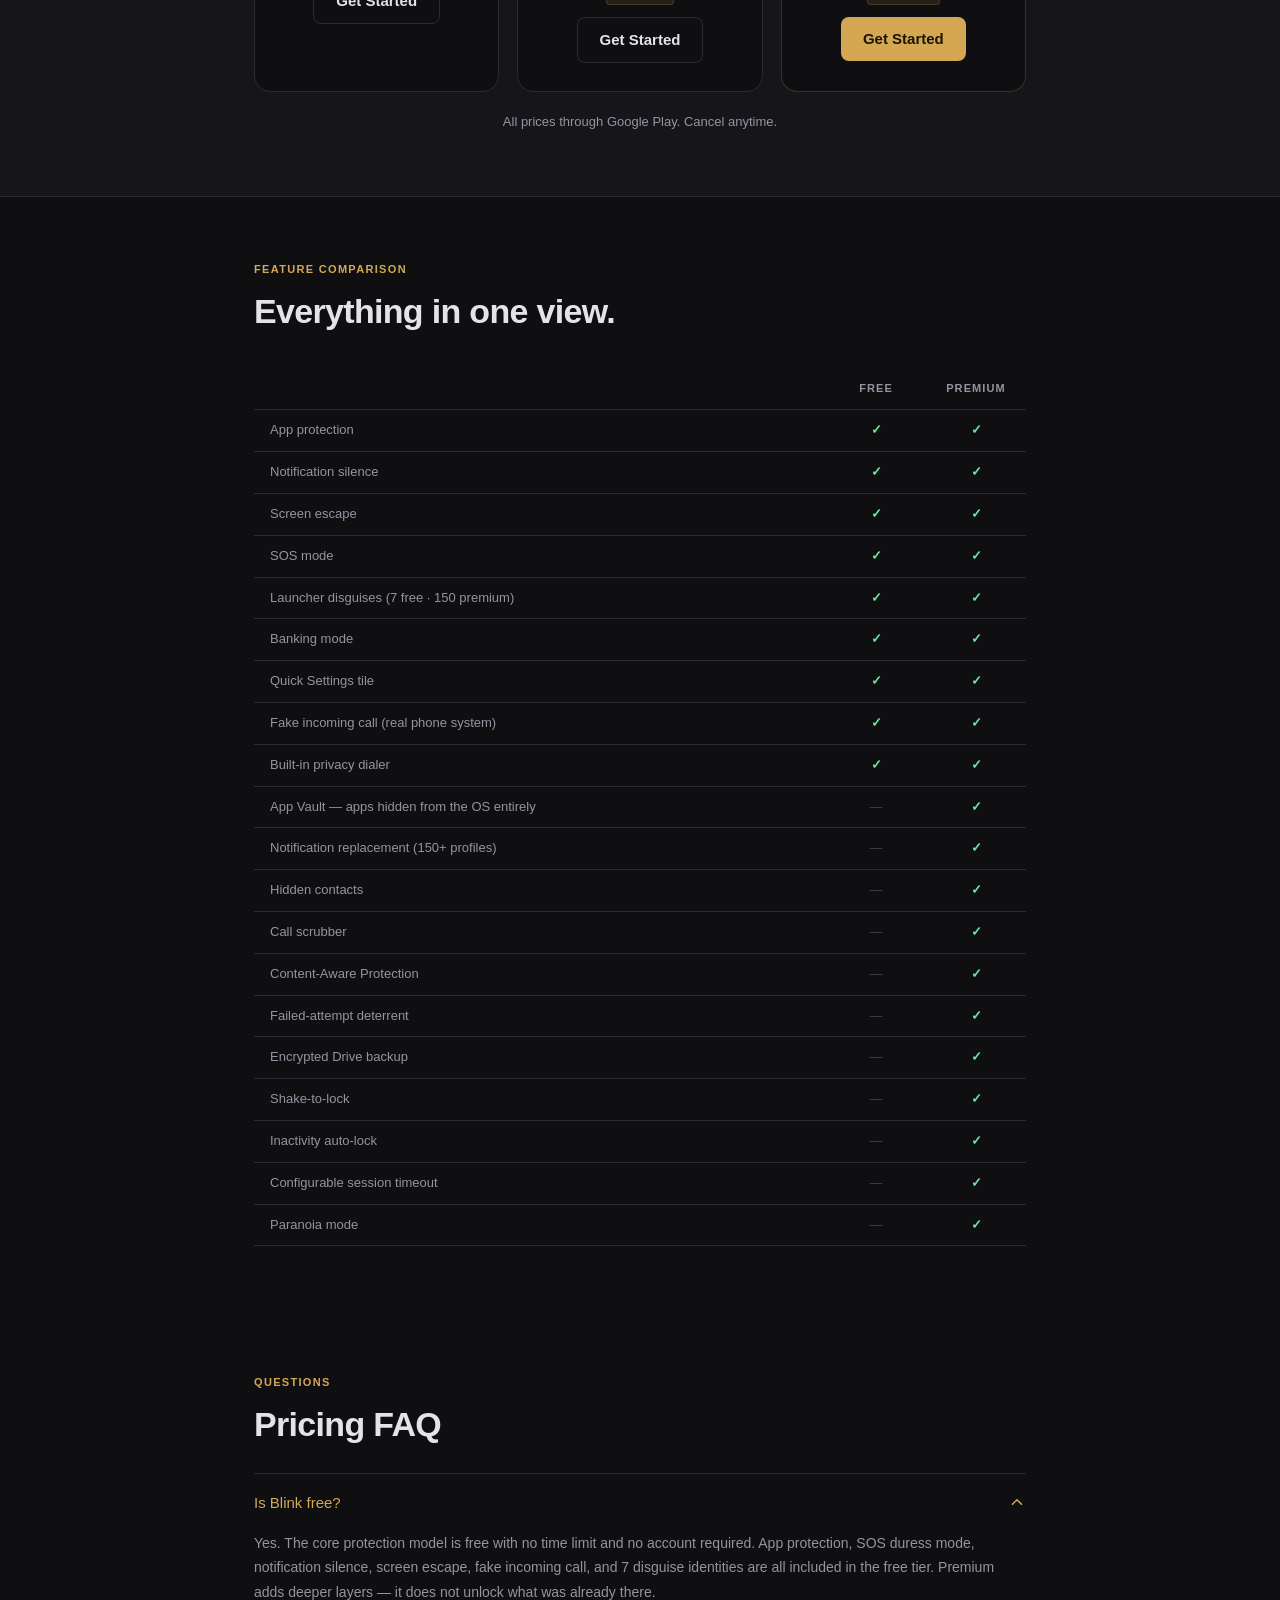
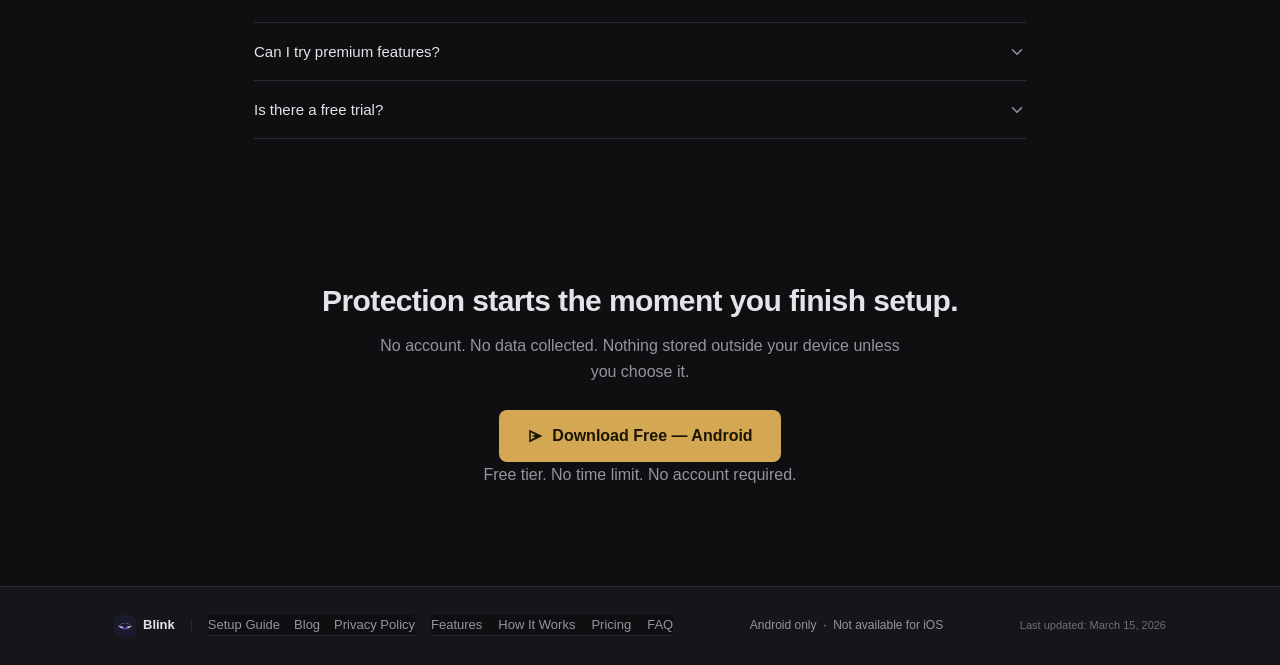
<file: pricing.html>
<!DOCTYPE html>
<html lang="en">
<head>
  <meta charset="UTF-8" />
  <meta name="viewport" content="width=device-width, initial-scale=1.0" />

  <!-- ── Primary SEO ──────────────────────────────────────────── -->
  <title>Blink Pricing — Free Forever, Premium When You Need It | Android Privacy App</title>
  <meta name="description" content="Blink's core protection is free with no time limit and no account required. App protection, SOS duress mode, notification silence, screen escape, fake incoming call, and 7 disguise identities — all free. Premium adds deeper layers starting at $4/month." />
  <meta name="keywords" content="blink pricing, android privacy app free, hide apps android free, app vault pricing, blink premium, blink free tier, privacy app subscription" />
  <meta name="author" content="Blink" />
  <meta name="robots" content="index, follow, max-snippet:-1, max-image-preview:large, max-video-preview:-1" />
  <link rel="canonical" href="https://blink.factor-io.com/pricing.html" />
  <meta name="theme-color" content="#0F0F12" />

  <!-- ── Open Graph ───────────────────────────────────────────── -->
  <meta property="og:type" content="website" />
  <meta property="og:url" content="https://blink.factor-io.com/pricing.html" />
  <meta property="og:title" content="Blink Pricing — Free Forever, Premium When You Need It" />
  <meta property="og:description" content="Core protection is free with no time limit. App protection, SOS mode, notification silence, screen escape, fake incoming call, 7 disguises. Premium adds deeper layers starting at $4/month." />
  <meta property="og:image" content="https://blink.factor-io.com/og-image.png" />
  <meta property="og:image:width" content="1200" />
  <meta property="og:image:height" content="630" />
  <meta property="og:image:alt" content="Blink — Android Privacy App Pricing" />
  <meta property="og:site_name" content="Blink" />
  <meta property="og:locale" content="en_US" />

  <!-- ── Twitter / X Card ─────────────────────────────────────── -->
  <meta name="twitter:card" content="summary_large_image" />
  <meta name="twitter:title" content="Blink Pricing — Free Forever, Premium When You Need It" />
  <meta name="twitter:description" content="Core protection is free with no time limit. Premium adds deeper layers starting at $4/month." />
  <meta name="twitter:image" content="https://blink.factor-io.com/og-image.png" />
  <meta name="twitter:image:alt" content="Blink — Android Privacy App Pricing" />

  <!-- ── Freshness signal ──────────────────────────────────────── -->
  <meta property="article:modified_time" content="2026-03-15T00:00:00+00:00" />

  <!-- ── Schema.org: SoftwareApplication ─────────────────────── -->
  <script type="application/ld+json">
  {
    "@context": "https://schema.org",
    "@type": "SoftwareApplication",
    "name": "Blink",
    "operatingSystem": "Android",
    "applicationCategory": "UtilitiesApplication",
    "applicationSubCategory": "Privacy",
    "description": "Blink protects your Android device from the person standing next to you. Five independent layers of defense. Under 10MB, zero tracking, free to start.",
    "offers": [
      { "@type": "Offer", "price": "0", "priceCurrency": "USD", "name": "Free" },
      { "@type": "Offer", "price": "4", "priceCurrency": "USD", "name": "Monthly" },
      { "@type": "Offer", "price": "30", "priceCurrency": "USD", "name": "Annual" },
      { "@type": "Offer", "price": "99", "priceCurrency": "USD", "name": "Lifetime" }
    ],
    "url": "https://blink.factor-io.com",
    "screenshot": "https://blink.factor-io.com/og-image.png"
  }
  </script>

  <style>
    /* ── Design tokens ──────────────────────────────────────────── */
    :root {
      --bg:           #0F0F12;
      --surface:      #16161A;
      --surface2:     #1C1C22;
      --surface3:     #222228;
      --amber:        #D4A853;
      --amber-dim:    rgba(212,168,83,0.10);
      --amber-border: rgba(212,168,83,0.22);
      --sage:         #6EE7A0;
      --sage-dim:     rgba(110,231,160,0.08);
      --sage-border:  rgba(110,231,160,0.25);
      --text:         #E4E4E8;
      --secondary:    #9494A0;
      --border:       #2A2A32;
      --r:            12px;
      --rl:           16px;
      --rs:           8px;
    }
    *, *::before, *::after { box-sizing: border-box; margin: 0; padding: 0; }
    html { scroll-behavior: smooth; }
    body {
      background: var(--bg); color: var(--text);
      font-family: -apple-system, BlinkMacSystemFont, "Segoe UI", Roboto, sans-serif;
      font-size: 16px; line-height: 1.6;
      -webkit-font-smoothing: antialiased;
    }
    a { color: inherit; text-decoration: none; }

    /* ── Skip link ──────────────────────────────────────────────── */
    .skip-link {
      position: absolute; top: -40px; left: 16px; z-index: 1000;
      background: var(--amber); color: #1A1400;
      padding: 8px 16px; border-radius: 0 0 8px 8px;
      font-weight: 600; font-size: 14px; transition: top 0.2s;
    }
    .skip-link:focus { top: 0; }

    /* ── Buttons ────────────────────────────────────────────────── */
    .btn {
      display: inline-flex; align-items: center; gap: 7px;
      border: none; border-radius: var(--rs);
      font-weight: 600; cursor: pointer; font-family: inherit;
      transition: opacity 0.15s, border-color 0.15s, color 0.15s;
      white-space: nowrap; text-decoration: none;
    }
    .btn-amber { background: var(--amber); color: #1A1400; }
    .btn-amber:hover { opacity: 0.88; }
    .btn-outline { background: transparent; color: var(--text); border: 1px solid var(--border); }
    .btn-outline:hover { border-color: var(--amber); color: var(--amber); }
    .btn-sm  { padding: 8px 18px; font-size: 14px; }
    .btn-md  { padding: 10px 22px; font-size: 15px; }
    .btn-lg  { padding: 13px 28px; font-size: 16px; }

    /* ── Nav ────────────────────────────────────────────────────── */
    nav {
      position: sticky; top: 0; z-index: 100;
      background: rgba(15,15,18,0.88);
      backdrop-filter: blur(14px); -webkit-backdrop-filter: blur(14px);
      border-bottom: 1px solid var(--border);
    }
    .nav-inner {
      max-width: 1100px; margin: 0 auto; padding: 0 24px;
      display: flex; align-items: center; height: 60px; gap: 8px;
    }
    .nav-logo {
      display: flex; align-items: center; gap: 9px; flex-shrink: 0;
      margin-right: 8px;
    }
    .nav-logo-mark { width: 28px; height: 28px; background: #1A1A2E; border-radius: 7px; overflow: hidden; flex-shrink: 0; }
    .nav-logo-name { font-size: 15px; font-weight: 700; letter-spacing: -0.01em; }
    .nav-links { display: flex; align-items: center; gap: 2px; flex: 1; }
    .nav-links a { padding: 6px 11px; border-radius: 7px; font-size: 13px; color: var(--secondary); transition: color 0.15s, background 0.15s; }
    .nav-links a:hover { color: var(--text); background: var(--surface2); }
    .nav-links a.active { color: var(--amber); }
    .nav-cta { display: flex; align-items: center; gap: 8px; margin-left: auto; }

    /* ── Layout ─────────────────────────────────────────────────── */
    .wrap { max-width: 820px; margin: 0 auto; padding: 0 24px; }
    .wrap-wide { max-width: 1100px; margin: 0 auto; padding: 0 24px; }
    .label {
      font-size: 11px; font-weight: 600; letter-spacing: 0.12em;
      text-transform: uppercase; color: var(--amber); margin-bottom: 12px;
    }
    h2 {
      font-size: clamp(22px, 4vw, 34px); font-weight: 700;
      line-height: 1.2; letter-spacing: -0.02em; max-width: 640px;
    }
    .desc { font-size: 17px; color: var(--secondary); max-width: 560px; margin-top: 12px; line-height: 1.7; }

    /* ── Trust bar ──────────────────────────────────────────────── */
    .trust-bar {
      display: flex; justify-content: center; flex-wrap: wrap;
      gap: 8px 24px; padding: 16px 24px;
      border-bottom: 1px solid var(--border);
      background: var(--surface);
    }
    .trust-chip {
      display: flex; align-items: center; gap: 6px;
      font-size: 12px; font-weight: 500; color: var(--secondary);
    }
    .trust-chip-dot {
      width: 5px; height: 5px; border-radius: 50%; background: var(--sage);
      flex-shrink: 0;
    }

    /* ── Hero ───────────────────────────────────────────────────── */
    .hero-section { position: relative; overflow: hidden; }
    .hero-section::before {
      content: ''; position: absolute; top: 40%; left: 50%;
      transform: translate(-50%, -50%);
      width: 700px; height: 500px;
      background: radial-gradient(ellipse, rgba(212,168,83,0.05) 0%, transparent 65%);
      pointer-events: none;
    }
    .hero-center {
      max-width: 760px; margin: 0 auto; padding: 80px 24px 64px;
      text-align: center; position: relative;
    }
    .hero-h1 {
      font-size: clamp(26px, 5vw, 44px); font-weight: 700;
      line-height: 1.2; letter-spacing: -0.025em;
    }
    .hero-sub {
      font-size: 17px; color: var(--secondary); max-width: 600px;
      margin: 20px auto 0; line-height: 1.7;
    }

    /* ── Tier columns ──────────────────────────────────────────── */
    .tier-section { padding: 64px 0 72px; }
    .tier-cols { display: grid; grid-template-columns: 1fr 1fr; gap: 24px; }
    .tier-col {
      background: var(--surface); border: 1px solid var(--border);
      border-radius: var(--rl); padding: 32px;
    }
    .tier-col.premium { border-color: var(--amber-border); position: relative; }
    .tier-col.premium::before {
      content: 'PREMIUM'; position: absolute; top: -10px; right: 24px;
      background: var(--amber); color: #1A1400; font-size: 10px; font-weight: 700;
      letter-spacing: 0.1em; padding: 3px 10px; border-radius: 4px;
    }
    .tier-col h3 { font-size: 18px; font-weight: 700; margin-bottom: 18px; }
    .tier-col h3 .free-tag { color: var(--sage); }
    .tier-col h3 .premium-tag { color: var(--amber); }
    .tier-list { list-style: none; padding: 0; margin: 0 0 20px; }
    .tier-list li {
      font-size: 14px; color: var(--secondary); line-height: 1.6;
      padding: 7px 0 7px 22px; position: relative;
      border-bottom: 1px solid var(--border);
    }
    .tier-list li:last-child { border-bottom: none; }
    .tier-list li::before {
      content: '\2713'; position: absolute; left: 0; top: 7px;
      color: var(--sage); font-weight: 600; font-size: 13px;
    }
    .tier-col.premium .tier-list li::before { color: var(--amber); }
    .tier-list .plus-intro {
      font-weight: 600; color: var(--text); padding-left: 0;
      border-bottom: 1px solid var(--border); font-size: 13px;
    }
    .tier-list .plus-intro::before { display: none; }
    .tier-note {
      font-size: 13px; color: var(--secondary); font-style: italic;
      margin-top: 4px; padding-top: 12px; border-top: 1px solid var(--border);
    }
    .tier-cta { margin-top: 18px; }

    /* ── Pricing cards ─────────────────────────────────────────── */
    .pricing-section {
      background: var(--surface);
      border-top: 1px solid var(--border);
      border-bottom: 1px solid var(--border);
      padding: 64px 0;
    }
    .pricing-cards {
      display: grid; grid-template-columns: repeat(3, 1fr);
      gap: 18px; margin-top: 32px;
    }
    .pricing-card {
      background: var(--bg); border: 1px solid var(--border);
      border-radius: var(--rl); padding: 28px; text-align: center;
      transition: border-color 0.18s;
    }
    .pricing-card:hover { border-color: var(--amber-border); }
    .pricing-card.best { border-color: var(--amber-border); position: relative; }
    .pricing-card.best::before {
      content: 'BEST VALUE'; position: absolute; top: -10px; left: 50%;
      transform: translateX(-50%);
      background: var(--amber); color: #1A1400; font-size: 10px; font-weight: 700;
      letter-spacing: 0.1em; padding: 3px 10px; border-radius: 4px;
      white-space: nowrap;
    }
    .pricing-card .price {
      font-size: clamp(32px, 5vw, 42px); font-weight: 800;
      letter-spacing: -0.03em; line-height: 1; margin-bottom: 4px;
    }
    .pricing-card .price-unit { font-size: 14px; font-weight: 400; color: var(--secondary); }
    .pricing-card .price-label {
      font-size: 13px; color: var(--secondary); margin-bottom: 12px;
    }
    .pricing-card .price-save {
      display: inline-block; font-size: 11px; font-weight: 700; color: var(--amber);
      background: var(--amber-dim); border: 1px solid var(--amber-border);
      padding: 2px 8px; border-radius: 4px; margin-bottom: 12px;
    }
    .pricing-note {
      font-size: 13px; color: var(--secondary); text-align: center;
      margin-top: 20px; line-height: 1.6;
    }

    /* ── Comparison table ─────────────────────────────────────── */
    .compare-section { padding: 64px 0; }
    .compare-table { width: 100%; border-collapse: collapse; margin-top: 36px; }
    .compare-table thead th {
      font-size: 11px; font-weight: 700; letter-spacing: 0.1em;
      text-transform: uppercase; color: var(--secondary);
      padding: 12px 16px; border-bottom: 1px solid var(--border);
      text-align: left;
    }
    .compare-table thead th:not(:first-child) { text-align: center; width: 100px; }
    .compare-table td {
      padding: 10px 16px; font-size: 13px; color: var(--secondary);
      border-bottom: 1px solid var(--border);
    }
    .compare-table td:not(:first-child) { text-align: center; width: 100px; }
    .cmp-yes { color: var(--sage); font-weight: 600; }
    .cmp-no { color: var(--secondary); opacity: 0.35; }

    /* ── FAQ ────────────────────────────────────────────────────── */
    .faq-section { padding: 64px 0 72px; }
    .faq-list { margin-top: 28px; }
    .faq-item { border-bottom: 1px solid var(--border); }
    .faq-item:first-child { border-top: 1px solid var(--border); }
    .faq-btn {
      width: 100%; text-align: left; background: none; border: none;
      cursor: pointer; padding: 18px 0; display: flex; align-items: center;
      justify-content: space-between; gap: 16px; font-size: 15px;
      font-weight: 500; color: var(--text); font-family: inherit;
      line-height: 1.4; transition: color 0.15s;
    }
    .faq-btn:hover { color: var(--amber); }
    .faq-item.open .faq-btn { color: var(--amber); }
    .faq-chev {
      flex-shrink: 0; width: 18px; height: 18px; color: var(--secondary);
      transition: transform 0.2s, color 0.15s;
    }
    .faq-item.open .faq-chev { transform: rotate(180deg); color: var(--amber); }
    .faq-btn:hover .faq-chev { color: var(--amber); }
    .faq-ans {
      display: none; padding: 0 0 18px; font-size: 14px;
      color: var(--secondary); line-height: 1.75;
    }
    .faq-item.open .faq-ans { display: block; }

    /* ── CTA ────────────────────────────────────────────────────── */
    .cta-section {
      text-align: center; padding: 72px 24px;
    }
    .cta-section h2 { max-width: 100%; text-align: center; font-size: clamp(20px,3.5vw,30px); margin: 0 auto 14px; }
    .cta-section p { font-size: 16px; color: var(--secondary); margin: 0 auto 26px; max-width: 540px; line-height: 1.6; }
    .cta-btns { display: flex; justify-content: center; gap: 12px; flex-wrap: wrap; }
    .cta-secondary { font-size: 13px; color: var(--secondary); margin-top: 16px; }

    /* ── Footer ─────────────────────────────────────────────────── */
    footer { background: var(--surface); border-top: 1px solid var(--border); }
    .footer-inner {
      max-width: 1100px; margin: 0 auto; padding: 28px 24px;
      display: flex; align-items: center; gap: 16px; flex-wrap: wrap;
    }
    .ft-logo { display: flex; align-items: center; gap: 7px; flex-shrink: 0; }
    .ft-logo-mark { width: 22px; height: 22px; background: #1A1A2E; border-radius: 5px; overflow: hidden; }
    .ft-logo-name { font-size: 13px; font-weight: 700; }
    .ft-divider { width: 1px; height: 14px; background: var(--border); }
    .ft-links { display: flex; gap: 14px; flex-wrap: wrap; }
    .ft-links a { font-size: 13px; color: var(--secondary); transition: color 0.15s; }
    .ft-links a:hover { color: var(--text); }
    .ft-pages { display: flex; gap: 16px; }
    .ft-pages a { font-size: 13px; color: var(--secondary); transition: color 0.15s; }
    .ft-pages a:hover { color: var(--amber); }
    .ft-copy { margin-left: auto; font-size: 12px; color: var(--secondary); }
    .ft-updated { font-size: 11px; color: var(--secondary); opacity: 0.7; margin-left: auto; }

    /* ── Responsive ─────────────────────────────────────────────── */
    @media (max-width: 860px) {
      .tier-cols { grid-template-columns: 1fr; }
      .pricing-cards { grid-template-columns: 1fr; max-width: 400px; margin-left: auto; margin-right: auto; }
    }
    @media (max-width: 560px) {
      .nav-links { display: none; }
      .hero-center { padding: 48px 18px 40px; }
      .compare-table td:first-child { font-size: 12px; }
    }
  </style>
</head>
<body>

  <!-- SVG sprite -->
  <svg xmlns="http://www.w3.org/2000/svg" style="display:none">
    <symbol id="chev" viewBox="0 0 24 24"><polyline points="6 9 12 15 18 9" fill="none" stroke="currentColor" stroke-width="2" stroke-linecap="round" stroke-linejoin="round"/></symbol>
  </svg>

  <a href="#main" class="skip-link">Skip to main content</a>

  <!-- ── Trust bar ───────────────────────────────────────────────── -->
  <div class="trust-bar" role="region" aria-label="Trust signals">
    <span class="trust-chip"><span class="trust-chip-dot" aria-hidden="true"></span>Zero data collection</span>
    <span class="trust-chip"><span class="trust-chip-dot" aria-hidden="true"></span>No account required</span>
    <span class="trust-chip"><span class="trust-chip-dot" aria-hidden="true"></span>No root needed</span>
    <span class="trust-chip"><span class="trust-chip-dot" aria-hidden="true"></span>No ads ever</span>
    <span class="trust-chip"><span class="trust-chip-dot" aria-hidden="true"></span>Free tier, no time limit</span>
  </div>

  <!-- ── Nav ─────────────────────────────────────────────────────── -->
  <nav role="navigation" aria-label="Main navigation">
    <div class="nav-inner">
      <a href="/" class="nav-logo" aria-label="Blink home">
        <div class="nav-logo-mark">
          <svg xmlns="http://www.w3.org/2000/svg" viewBox="0 0 108 108" width="28" height="28" aria-hidden="true">
            <defs><radialGradient id="g0" cx="54" cy="60" r="12" gradientUnits="userSpaceOnUse"><stop offset="0%" stop-color="#C4B5FD"/><stop offset="100%" stop-color="#4C1D95"/></radialGradient></defs>
            <path fill="#EEF0FF" d="M20,54 Q37,40 54,39 Q71,40 88,54 Q71,68 54,69 Q37,68 20,54 Z"/>
            <path fill="url(#g0)" d="M42,60 A12,12 0,1,0 66,60 A12,12 0,1,0 42,60 Z"/>
            <circle fill="#08081A" cx="54" cy="60" r="5.5"/>
            <circle fill="rgba(255,255,255,0.44)" cx="60" cy="56.5" r="2.5"/>
            <path fill="#1A1A2E" d="M20,54 Q37,40 54,39 Q71,40 88,54 Q71,57 54,58 Q37,57 20,54 Z"/>
            <path fill="none" stroke="#0D0D38" stroke-width="1.8" d="M20,54 Q37,57 54,58 Q71,57 88,54"/>
          </svg>
        </div>
        <span class="nav-logo-name">Blink</span>
      </a>
      <div class="nav-links">
        <a href="/">Home</a>
        <a href="/features.html">Features</a>
        <a href="/how-it-works.html">How It Works</a>
        <a href="/pricing.html" class="active">Pricing</a>
        <a href="/faq.html">FAQ</a>
        <a href="/blog/">Blog</a>
      </div>
      <div class="nav-cta">
        <a href="https://blink.factor-io.com/ADB/" class="btn btn-outline btn-sm" rel="noopener">Setup Guide</a>
        <a href="https://play.google.com/store/apps/details?id=com.factor.blink" class="btn btn-amber btn-sm" rel="noopener">Download Free</a>
      </div>
    </div>
  </nav>

  <main id="main">

    <!-- ── Hero ─────────────────────────────────────────────────────── -->
    <section class="hero-section" aria-labelledby="hero-h">
      <div class="hero-center">
        <h1 id="hero-h" class="hero-h1">Start free. Go deeper when you need to.</h1>
        <p class="hero-sub">Blink's core protection model is free and stays free. No trial period, no upgrade nag, no account required. App protection, SOS duress mode, notification silence, screen escape, fake incoming call, and 7 disguise identities — all free, forever.</p>
      </div>
    </section>

    <!-- ── Free vs Premium ─────────────────────────────────────────── -->
    <section class="tier-section" aria-labelledby="tier-h">
      <div class="wrap">
        <div class="tier-cols">

          <!-- Free column -->
          <div class="tier-col">
            <h3><span class="free-tag">Free</span> — always.</h3>
            <ul class="tier-list">
              <li>App protection (silent redirect to home)</li>
              <li>Notification silence (protected app notifications dropped)</li>
              <li>Screen escape (never appears in recents)</li>
              <li>SOS duress mode</li>
              <li>7 disguise identities</li>
              <li>Banking mode compatibility</li>
              <li>Quick Settings tile</li>
              <li>Fake incoming call</li>
            </ul>
            <p class="tier-note">Free forever. No time limit. No account.</p>
            <div class="tier-cta">
              <a href="https://play.google.com/store/apps/details?id=com.factor.blink" class="btn btn-outline btn-md" rel="noopener">
                <svg width="16" height="16" viewBox="0 0 24 24" fill="currentColor" aria-hidden="true"><path d="M3 20.5v-17l17.5 8.5L3 20.5zM5 7.08V12l6-1.25L5 7.08zm0 9.84 6-3.67-6-1.25v4.92z"/></svg>
                Download Free — Android
              </a>
            </div>
          </div>

          <!-- Premium column -->
          <div class="tier-col premium">
            <h3><span class="premium-tag">Premium</span> — everything.</h3>
            <ul class="tier-list">
              <li class="plus-intro">Everything in Free, plus:</li>
              <li>App Vault — apps removed from launcher entirely</li>
              <li>Notification replacement — 150+ disguise profiles</li>
              <li>Hidden contacts — contacts invisible to other apps</li>
              <li>Call scrubber — automatic call log cleanup</li>
              <li>Content-Aware Protection — keyword-based screen rules</li>
              <li>150+ disguise profiles</li>
              <li>Custom session triggers</li>
              <li>Extended session timeouts</li>
              <li>Shake-to-lock, inactivity auto-lock</li>
              <li>Paranoia mode</li>
              <li>Encrypted Google Drive backup</li>
            </ul>
          </div>

        </div>
      </div>
    </section>

    <!-- ── Pricing cards ───────────────────────────────────────────── -->
    <section class="pricing-section" aria-labelledby="pricing-h">
      <div class="wrap">
        <p class="label">Premium pricing</p>
        <h2 id="pricing-h">Simple, transparent, no tricks.</h2>

        <div class="pricing-cards">
          <div class="pricing-card">
            <div class="price">$4<span class="price-unit">/mo</span></div>
            <div class="price-label">Monthly</div>
            <a href="https://play.google.com/store/apps/details?id=com.factor.blink" class="btn btn-outline btn-md" rel="noopener">Get Started</a>
          </div>
          <div class="pricing-card">
            <div class="price">$30<span class="price-unit">/yr</span></div>
            <div class="price-label">Annual</div>
            <span class="price-save">Save 37%</span>
            <a href="https://play.google.com/store/apps/details?id=com.factor.blink" class="btn btn-outline btn-md" rel="noopener">Get Started</a>
          </div>
          <div class="pricing-card best">
            <div class="price">$99</div>
            <div class="price-label">Lifetime</div>
            <span class="price-save">Best value</span>
            <a href="https://play.google.com/store/apps/details?id=com.factor.blink" class="btn btn-amber btn-md" rel="noopener">Get Started</a>
          </div>
        </div>

        <p class="pricing-note">All prices through Google Play. Cancel anytime.</p>
      </div>
    </section>

    <!-- ── Comparison table ────────────────────────────────────────── -->
    <section class="compare-section" aria-labelledby="compare-h">
      <div class="wrap">
        <p class="label">Feature comparison</p>
        <h2 id="compare-h">Everything in one view.</h2>

        <table class="compare-table">
          <thead>
            <tr>
              <th></th>
              <th>Free</th>
              <th>Premium</th>
            </tr>
          </thead>
          <tbody>
            <tr><td>App protection</td><td><span class="cmp-yes">&#10003;</span></td><td><span class="cmp-yes">&#10003;</span></td></tr>
            <tr><td>Notification silence</td><td><span class="cmp-yes">&#10003;</span></td><td><span class="cmp-yes">&#10003;</span></td></tr>
            <tr><td>Screen escape</td><td><span class="cmp-yes">&#10003;</span></td><td><span class="cmp-yes">&#10003;</span></td></tr>
            <tr><td>SOS mode</td><td><span class="cmp-yes">&#10003;</span></td><td><span class="cmp-yes">&#10003;</span></td></tr>
            <tr><td>Launcher disguises (7 free · 150 premium)</td><td><span class="cmp-yes">&#10003;</span></td><td><span class="cmp-yes">&#10003;</span></td></tr>
            <tr><td>Banking mode</td><td><span class="cmp-yes">&#10003;</span></td><td><span class="cmp-yes">&#10003;</span></td></tr>
            <tr><td>Quick Settings tile</td><td><span class="cmp-yes">&#10003;</span></td><td><span class="cmp-yes">&#10003;</span></td></tr>
            <tr><td>Fake incoming call (real phone system)</td><td><span class="cmp-yes">&#10003;</span></td><td><span class="cmp-yes">&#10003;</span></td></tr>
            <tr><td>Built-in privacy dialer</td><td><span class="cmp-yes">&#10003;</span></td><td><span class="cmp-yes">&#10003;</span></td></tr>
            <tr><td>App Vault — apps hidden from the OS entirely</td><td><span class="cmp-no">&mdash;</span></td><td><span class="cmp-yes">&#10003;</span></td></tr>
            <tr><td>Notification replacement (150+ profiles)</td><td><span class="cmp-no">&mdash;</span></td><td><span class="cmp-yes">&#10003;</span></td></tr>
            <tr><td>Hidden contacts</td><td><span class="cmp-no">&mdash;</span></td><td><span class="cmp-yes">&#10003;</span></td></tr>
            <tr><td>Call scrubber</td><td><span class="cmp-no">&mdash;</span></td><td><span class="cmp-yes">&#10003;</span></td></tr>
            <tr><td>Content-Aware Protection</td><td><span class="cmp-no">&mdash;</span></td><td><span class="cmp-yes">&#10003;</span></td></tr>
            <tr><td>Failed-attempt deterrent</td><td><span class="cmp-no">&mdash;</span></td><td><span class="cmp-yes">&#10003;</span></td></tr>
            <tr><td>Encrypted Drive backup</td><td><span class="cmp-no">&mdash;</span></td><td><span class="cmp-yes">&#10003;</span></td></tr>
            <tr><td>Shake-to-lock</td><td><span class="cmp-no">&mdash;</span></td><td><span class="cmp-yes">&#10003;</span></td></tr>
            <tr><td>Inactivity auto-lock</td><td><span class="cmp-no">&mdash;</span></td><td><span class="cmp-yes">&#10003;</span></td></tr>
            <tr><td>Configurable session timeout</td><td><span class="cmp-no">&mdash;</span></td><td><span class="cmp-yes">&#10003;</span></td></tr>
            <tr><td>Paranoia mode</td><td><span class="cmp-no">&mdash;</span></td><td><span class="cmp-yes">&#10003;</span></td></tr>
          </tbody>
        </table>
      </div>
    </section>

    <!-- ── FAQ mini ────────────────────────────────────────────────── -->
    <section class="faq-section" aria-labelledby="faq-h">
      <div class="wrap">
        <p class="label">Questions</p>
        <h2 id="faq-h">Pricing FAQ</h2>
        <div class="faq-list">
          <div class="faq-item">
            <button class="faq-btn" aria-expanded="false" aria-controls="pf1">Is Blink free?<svg class="faq-chev" aria-hidden="true"><use href="#chev"/></svg></button>
            <div class="faq-ans" id="pf1">Yes. The core protection model is free with no time limit and no account required. App protection, SOS duress mode, notification silence, screen escape, fake incoming call, and 7 disguise identities are all included in the free tier. Premium adds deeper layers — it does not unlock what was already there.</div>
          </div>
          <div class="faq-item">
            <button class="faq-btn" aria-expanded="false" aria-controls="pf2">Can I try premium features?<svg class="faq-chev" aria-hidden="true"><use href="#chev"/></svg></button>
            <div class="faq-ans" id="pf2">Premium is available through Google Play. Standard refund policies apply. You can subscribe, evaluate the premium features on your device, and cancel anytime if they are not what you need.</div>
          </div>
          <div class="faq-item">
            <button class="faq-btn" aria-expanded="false" aria-controls="pf3">Is there a free trial?<svg class="faq-chev" aria-hidden="true"><use href="#chev"/></svg></button>
            <div class="faq-ans" id="pf3">The free tier IS the trial. Use it as long as you want — there is no timer, no nag screen, no feature degradation. Premium adds capabilities beyond the core protection model. It does not unlock a countdown.</div>
          </div>
        </div>
      </div>
    </section>

    <!-- ── Closing CTA ─────────────────────────────────────────────── -->
    <section class="cta-section" aria-label="Download Blink">
      <h2>Protection starts the moment you finish setup.</h2>
      <p>No account. No data collected. Nothing stored outside your device unless you choose it.</p>
      <div class="cta-btns">
        <a href="https://play.google.com/store/apps/details?id=com.factor.blink" class="btn btn-amber btn-lg" rel="noopener">
          <svg width="18" height="18" viewBox="0 0 24 24" fill="currentColor" aria-hidden="true"><path d="M3 20.5v-17l17.5 8.5L3 20.5zM5 7.08V12l6-1.25L5 7.08zm0 9.84 6-3.67-6-1.25v4.92z"/></svg>
          Download Free — Android
        </a>
      </div>
      <p class="cta-secondary">Free tier. No time limit. No account required.</p>
    </section>

  </main>

  <!-- ── Footer ─────────────────────────────────────────────────── -->
  <footer>
    <div class="footer-inner">
      <div class="ft-logo">
        <div class="ft-logo-mark">
          <svg xmlns="http://www.w3.org/2000/svg" viewBox="0 0 108 108" width="22" height="22" aria-hidden="true">
            <defs><radialGradient id="g6" cx="54" cy="60" r="12" gradientUnits="userSpaceOnUse"><stop offset="0%" stop-color="#C4B5FD"/><stop offset="100%" stop-color="#4C1D95"/></radialGradient></defs>
            <path fill="#EEF0FF" d="M20,54 Q37,40 54,39 Q71,40 88,54 Q71,68 54,69 Q37,68 20,54 Z"/>
            <path fill="url(#g6)" d="M42,60 A12,12 0,1,0 66,60 A12,12 0,1,0 42,60 Z"/>
            <circle fill="#08081A" cx="54" cy="60" r="5.5"/>
            <path fill="#1A1A2E" d="M20,54 Q37,40 54,39 Q71,40 88,54 Q71,57 54,58 Q37,57 20,54 Z"/>
          </svg>
        </div>
        <span class="ft-logo-name">Blink</span>
      </div>
      <div class="ft-divider" aria-hidden="true"></div>
      <nav class="ft-links" aria-label="Footer links">
        <a href="https://blink.factor-io.com/ADB/" rel="noopener">Setup Guide</a>
        <a href="/blog/">Blog</a>
        <a href="/privacy-policy.html">Privacy Policy</a>
      </nav>
      <nav class="ft-pages" aria-label="Page links">
        <a href="/features.html">Features</a>
        <a href="/how-it-works.html">How It Works</a>
        <a href="/pricing.html">Pricing</a>
        <a href="/faq.html">FAQ</a>
      </nav>
      <div class="ft-copy">Android only &nbsp;&middot;&nbsp; Not available for iOS</div>
      <div class="ft-updated"><time datetime="2026-03-15">Last updated: March 15, 2026</time></div>
    </div>
  </footer>

  <script>
    document.querySelectorAll('.faq-btn').forEach(function(btn) {
      btn.addEventListener('click', function() {
        var item = btn.closest('.faq-item');
        var open = item.classList.contains('open');
        document.querySelectorAll('.faq-item.open').forEach(function(el) {
          el.classList.remove('open');
          el.querySelector('.faq-btn').setAttribute('aria-expanded', 'false');
        });
        if (!open) { item.classList.add('open'); btn.setAttribute('aria-expanded', 'true'); }
      });
    });
    var first = document.querySelector('.faq-item');
    if (first) { first.classList.add('open'); first.querySelector('.faq-btn').setAttribute('aria-expanded','true'); }
  </script>

</body>
</html>
</file>
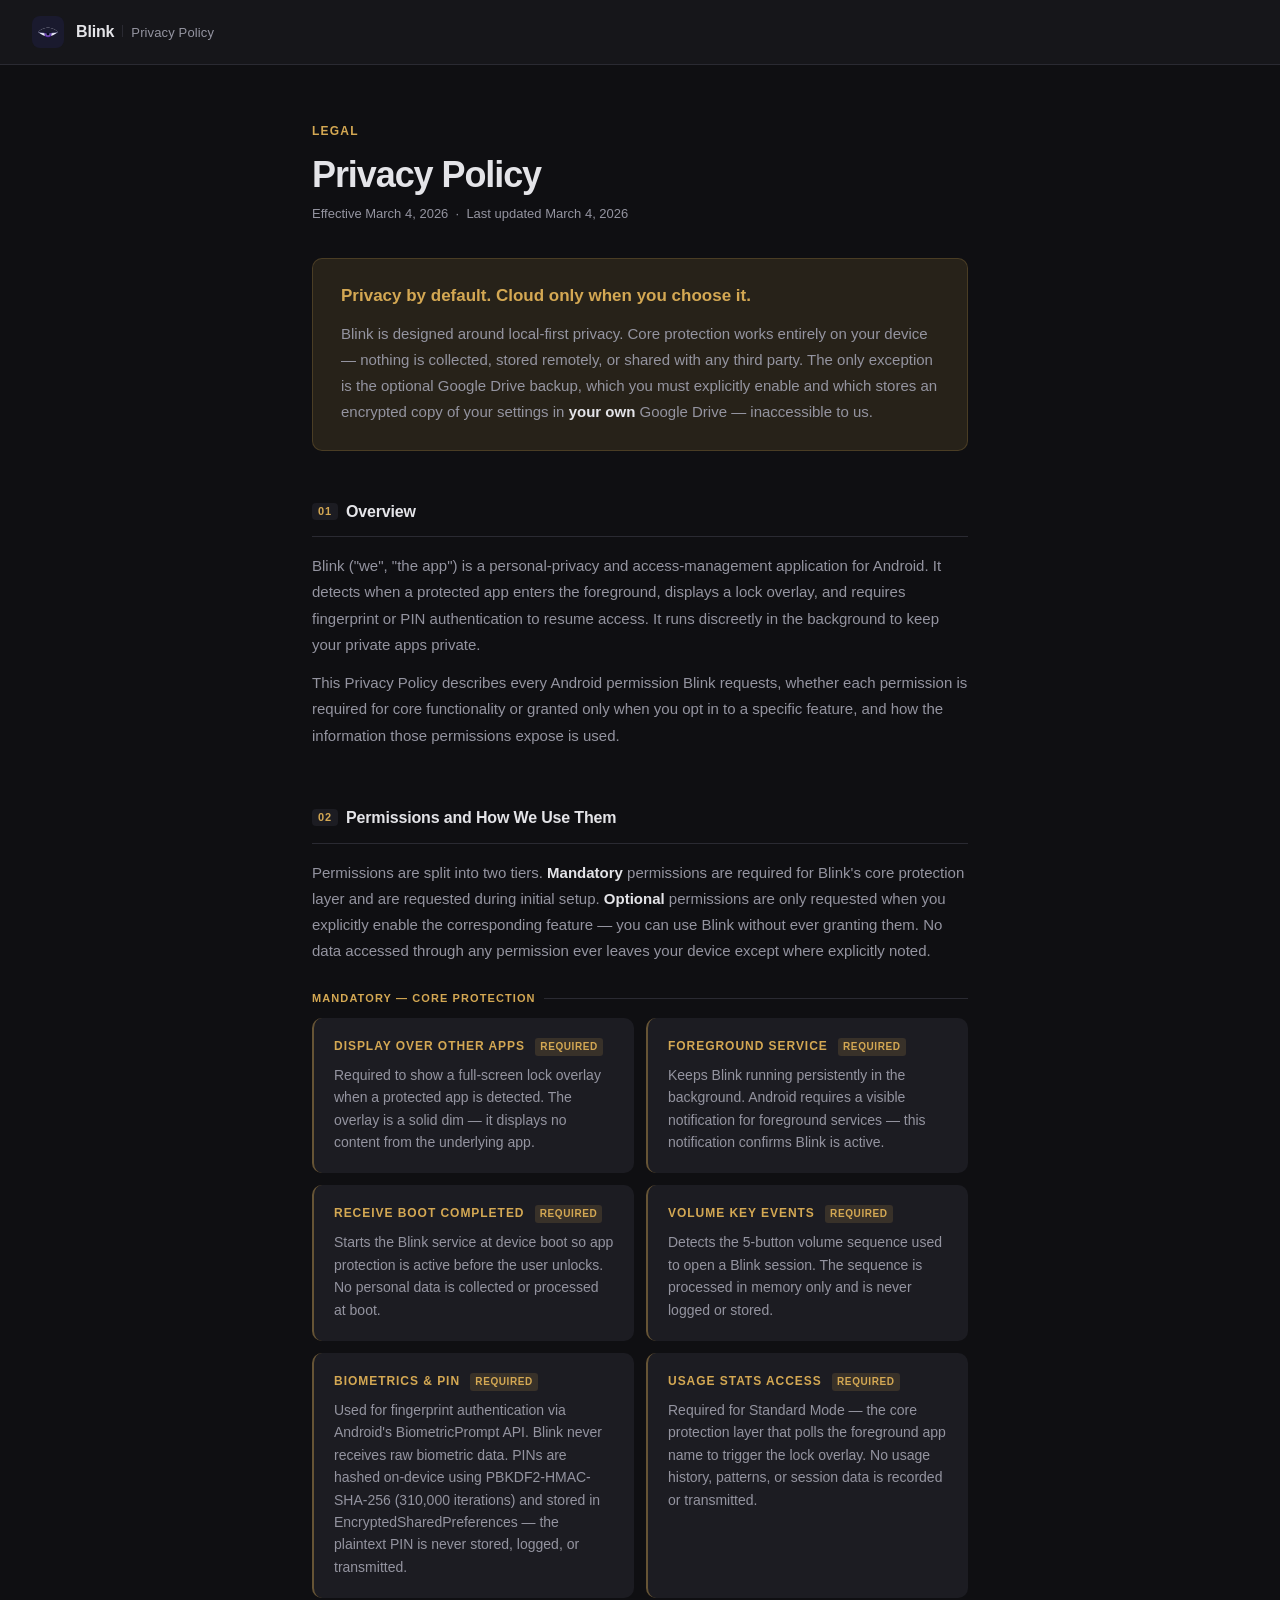
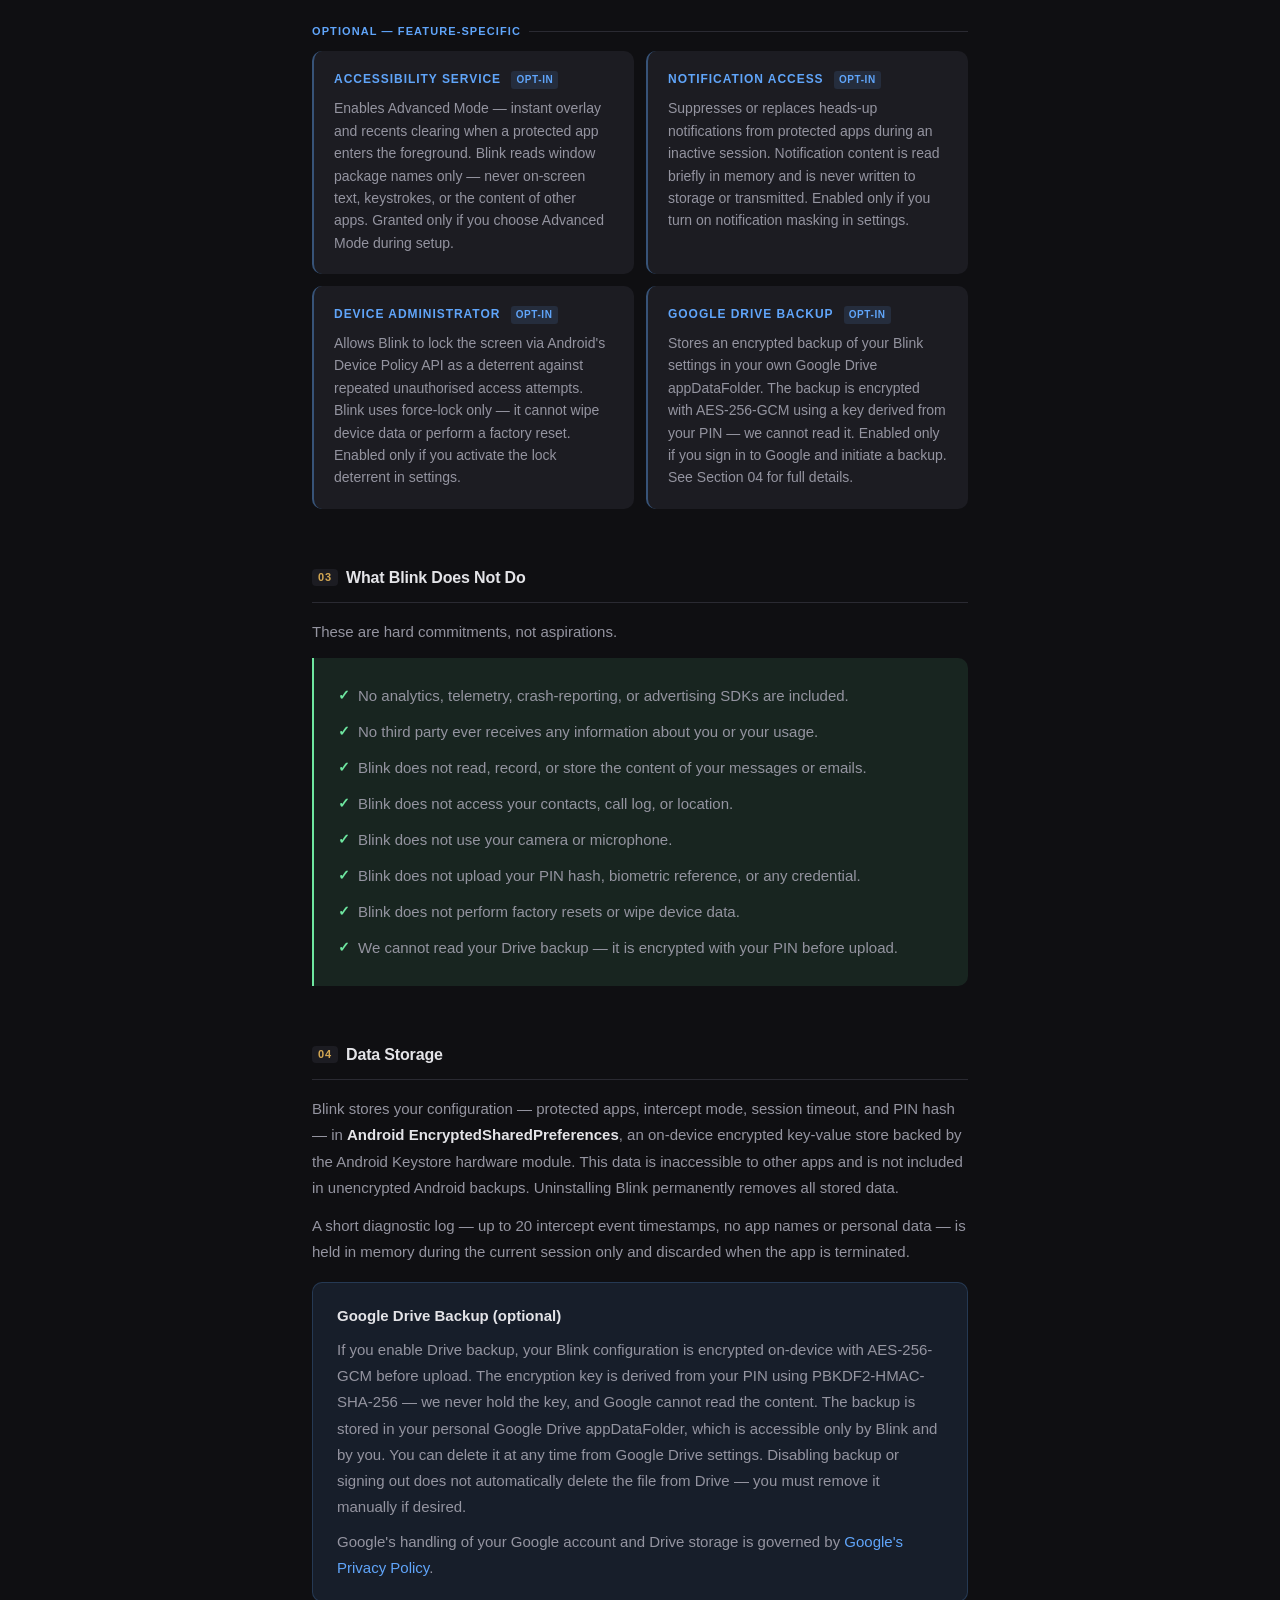
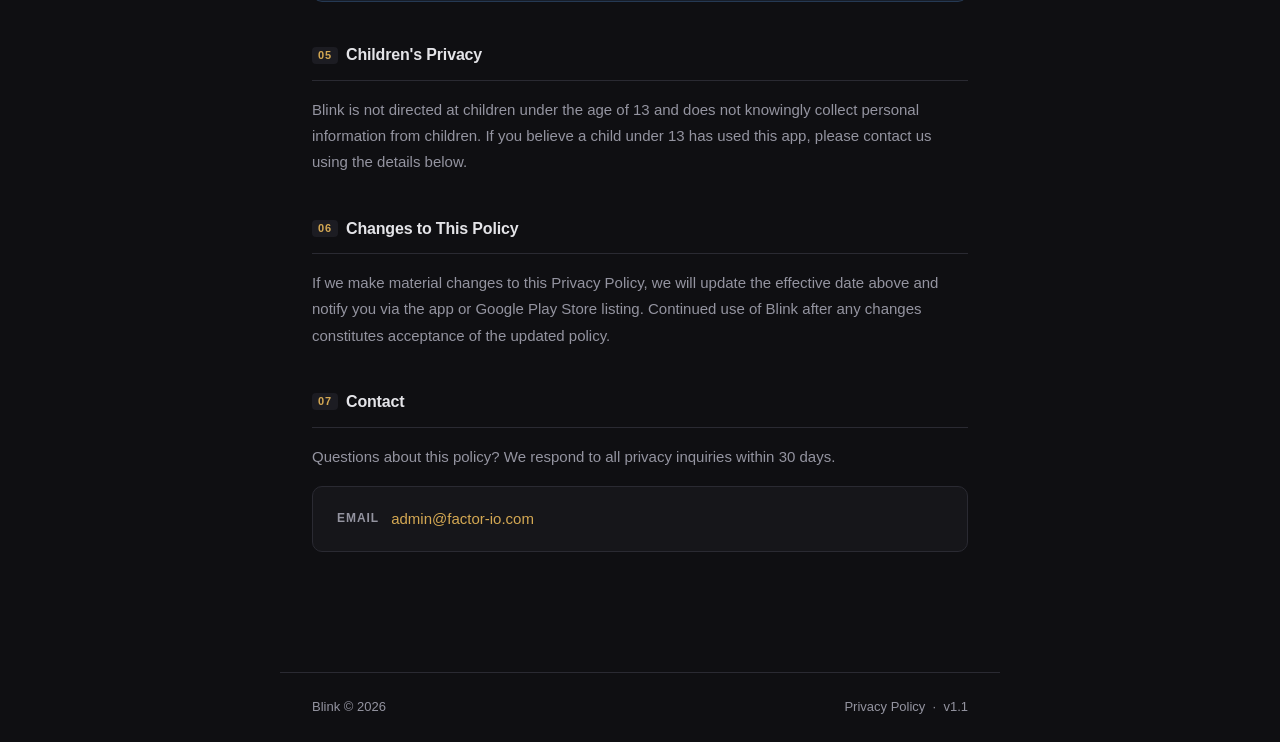
<file: privacy-policy.html>
<!DOCTYPE html>
<html lang="en">
<head>
  <meta charset="UTF-8" />
  <meta name="viewport" content="width=device-width, initial-scale=1.0" />
  <title>Blink — Privacy Policy</title>
  <meta name="description" content="Blink privacy policy. Zero data collection. No analytics, no tracking, no server communication. All processing happens on-device." />
  <meta property="article:modified_time" content="2026-03-15T00:00:00+00:00" />
  <link rel="canonical" href="https://blink.factor-io.com/privacy-policy.html" />
  <style>
    :root {
      --bg:        #0F0F12;
      --surface:   #16161A;
      --surface2:  #1C1C22;
      --amber:     #D4A853;
      --amber-dim: rgba(212, 168, 83, 0.12);
      --sage:      #6EE7A0;
      --sage-dim:  rgba(110, 231, 160, 0.1);
      --blue:      #60A5FA;
      --blue-dim:  rgba(96, 165, 250, 0.1);
      --text:      #E4E4E8;
      --secondary: #9494A0;
      --border:    #2A2A32;
      --radius:    10px;
    }

    *, *::before, *::after { box-sizing: border-box; margin: 0; padding: 0; }

    body {
      background: var(--bg);
      color: var(--text);
      font-family: -apple-system, BlinkMacSystemFont, "Segoe UI", Roboto, sans-serif;
      font-size: 16px;
      line-height: 1.6;
    }

    /* ── Header ─────────────────────────────────────────────── */
    header {
      background: var(--surface);
      border-bottom: 1px solid var(--border);
      padding: 16px 32px;
      display: flex;
      align-items: center;
      gap: 12px;
    }

    .logo-mark {
      width: 32px;
      height: 32px;
      background: #1A1A2E;
      border-radius: 8px;
      overflow: hidden;
      flex-shrink: 0;
    }

    .logo-wordmark {
      display: flex;
      align-items: baseline;
      gap: 8px;
    }

    .logo-name {
      font-size: 1rem;
      font-weight: 700;
      color: var(--text);
      letter-spacing: -0.01em;
    }

    .logo-divider {
      width: 1px;
      height: 12px;
      background: var(--border);
      flex-shrink: 0;
    }

    .logo-context {
      font-size: 0.8125rem;
      color: var(--secondary);
      letter-spacing: 0.01em;
    }

    /* ── Page layout ─────────────────────────────────────────── */
    main {
      max-width: 720px;
      margin: 0 auto;
      padding: 56px 32px 80px;
    }

    /* ── Hero ────────────────────────────────────────────────── */
    .hero {
      margin-bottom: 48px;
    }

    .hero-eyebrow {
      font-size: 0.75rem;
      font-weight: 700;
      letter-spacing: 0.1em;
      text-transform: uppercase;
      color: var(--amber);
      margin-bottom: 12px;
    }

    .hero-title {
      font-size: 2.25rem;
      font-weight: 700;
      color: var(--text);
      letter-spacing: -0.03em;
      line-height: 1.15;
      margin-bottom: 8px;
    }

    .hero-meta {
      font-size: 0.8125rem;
      color: var(--secondary);
      margin-bottom: 32px;
    }

    /* ── Trust callout ───────────────────────────────────────── */
    .trust-callout {
      background: var(--amber-dim);
      border: 1px solid rgba(212, 168, 83, 0.2);
      border-radius: var(--radius);
      padding: 24px 28px;
    }

    .trust-statement {
      font-size: 1.0625rem;
      font-weight: 600;
      color: var(--amber);
      line-height: 1.5;
      margin-bottom: 12px;
    }

    .trust-body {
      font-size: 0.9375rem;
      color: var(--secondary);
      line-height: 1.75;
      margin-bottom: 0;
    }

    /* ── Primary sections (01–03) ────────────────────────────── */
    .section-primary {
      margin-bottom: 56px;
    }

    /* ── Secondary sections (04–08) — tighter density ─────────── */
    .section-secondary {
      margin-bottom: 40px;
    }

    .section-header {
      display: flex;
      align-items: center;
      gap: 8px;
      margin-bottom: 16px;
      padding-bottom: 12px;
      border-bottom: 1px solid var(--border);
    }

    .section-num {
      font-size: 0.6875rem;
      font-weight: 700;
      letter-spacing: 0.08em;
      color: var(--amber);
      background: var(--surface2);
      border-radius: 4px;
      padding: 3px 6px;
      flex-shrink: 0;
      line-height: 1;
    }

    h2 {
      font-size: 1rem;
      font-weight: 600;
      color: var(--text);
      letter-spacing: -0.01em;
    }

    p {
      font-size: 0.9375rem;
      color: var(--secondary);
      line-height: 1.75;
      margin-bottom: 12px;
    }

    p:last-child { margin-bottom: 0; }

    p strong { color: var(--text); font-weight: 600; }

    /* ── Permission group label ───────────────────────────────── */
    .perm-group-label {
      font-size: 0.6875rem;
      font-weight: 700;
      letter-spacing: 0.1em;
      text-transform: uppercase;
      margin: 24px 0 10px;
      display: flex;
      align-items: center;
      gap: 8px;
    }

    .perm-group-label.mandatory { color: var(--amber); }
    .perm-group-label.optional  { color: var(--blue); }

    .perm-group-label::after {
      content: '';
      flex: 1;
      height: 1px;
      background: var(--border);
    }

    /* ── Permission grid — 2 columns ─────────────────────────── */
    .perm-grid {
      display: grid;
      grid-template-columns: repeat(2, 1fr);
      gap: 12px;
    }

    .perm-card {
      background: var(--surface2);
      border-radius: var(--radius);
      padding: 20px;
      position: relative;
    }

    .perm-card.mandatory {
      border-left: 2px solid rgba(212, 168, 83, 0.4);
    }

    .perm-card.optional {
      border-left: 2px solid rgba(96, 165, 250, 0.4);
    }

    .perm-name {
      font-size: 0.75rem;
      font-weight: 700;
      text-transform: uppercase;
      letter-spacing: 0.08em;
      margin-bottom: 8px;
      line-height: 1;
    }

    .perm-card.mandatory .perm-name { color: var(--amber); }
    .perm-card.optional  .perm-name { color: var(--blue); }

    .perm-badge {
      display: inline-block;
      font-size: 0.625rem;
      font-weight: 700;
      letter-spacing: 0.06em;
      text-transform: uppercase;
      border-radius: 3px;
      padding: 2px 5px;
      margin-left: 6px;
      vertical-align: middle;
      line-height: 1.4;
    }

    .perm-badge.mandatory {
      background: rgba(212, 168, 83, 0.15);
      color: var(--amber);
    }

    .perm-badge.optional {
      background: rgba(96, 165, 250, 0.12);
      color: var(--blue);
    }

    .perm-desc {
      font-size: 0.875rem;
      color: var(--secondary);
      line-height: 1.6;
    }

    /* ── Guarantee list ──────────────────────────────────────── */
    .guarantee-list {
      background: var(--sage-dim);
      border-left: 2px solid var(--sage);
      border-radius: 0 var(--radius) var(--radius) 0;
      padding: 20px 24px;
      margin-top: 4px;
      list-style: none;
    }

    .guarantee-list li {
      font-size: 0.9375rem;
      color: var(--secondary);
      line-height: 1.6;
      padding: 6px 0 6px 20px;
      position: relative;
    }

    .guarantee-list li::before {
      content: '✓';
      position: absolute;
      left: 0;
      color: var(--sage);
      font-weight: 700;
      font-size: 0.875rem;
    }

    /* ── Drive callout ───────────────────────────────────────── */
    .drive-callout {
      background: var(--blue-dim);
      border: 1px solid rgba(96, 165, 250, 0.2);
      border-radius: var(--radius);
      padding: 20px 24px;
      margin-top: 16px;
    }

    .drive-callout p {
      margin-bottom: 8px;
    }

    .drive-callout p:last-child {
      margin-bottom: 0;
    }

    /* ── Contact ─────────────────────────────────────────────── */
    .contact-row {
      display: flex;
      align-items: center;
      gap: 12px;
      background: var(--surface);
      border: 1px solid var(--border);
      border-radius: var(--radius);
      padding: 20px 24px;
      margin-top: 16px;
    }

    .contact-label {
      font-size: 0.75rem;
      font-weight: 700;
      letter-spacing: 0.08em;
      text-transform: uppercase;
      color: var(--secondary);
      flex-shrink: 0;
    }

    .contact-row a {
      color: var(--amber);
      text-decoration: none;
      font-size: 0.9375rem;
      font-weight: 500;
      transition: color 0.15s;
    }

    .contact-row a:hover {
      color: var(--text);
    }

    /* ── Footer ──────────────────────────────────────────────── */
    footer {
      border-top: 1px solid var(--border);
      max-width: 720px;
      margin: 0 auto;
      padding: 24px 32px;
      display: flex;
      justify-content: space-between;
      align-items: center;
      flex-wrap: wrap;
      gap: 8px;
      font-size: 0.8125rem;
      color: var(--secondary);
    }

    /* ── Responsive ──────────────────────────────────────────── */
    @media (max-width: 600px) {
      header       { padding: 16px 20px; }
      main         { padding: 40px 20px 64px; }
      footer       { padding: 20px; flex-direction: column; align-items: flex-start; }
      .hero-title  { font-size: 1.75rem; }
      .perm-grid   { grid-template-columns: 1fr; }
      .contact-row { flex-direction: column; align-items: flex-start; gap: 4px; }
    }
  </style>
</head>
<body>

  <header>
    <div class="logo-mark">
      <svg xmlns="http://www.w3.org/2000/svg" viewBox="0 0 108 108" width="32" height="32">
        <defs>
          <radialGradient id="iris" cx="54" cy="60" r="12" gradientUnits="userSpaceOnUse">
            <stop offset="0%" stop-color="#C4B5FD"/>
            <stop offset="100%" stop-color="#4C1D95"/>
          </radialGradient>
        </defs>
        <!-- Sclera -->
        <path fill="#EEF0FF" d="M20,54 Q37,40 54,39 Q71,40 88,54 Q71,68 54,69 Q37,68 20,54 Z"/>
        <!-- Iris -->
        <path fill="url(#iris)" d="M42,60 A12,12 0,1,0 66,60 A12,12 0,1,0 42,60 Z"/>
        <!-- Pupil -->
        <circle fill="#08081A" cx="54" cy="60" r="5.5"/>
        <!-- Catchlight -->
        <circle fill="rgba(255,255,255,0.44)" cx="60" cy="56.5" r="2.5"/>
        <!-- Upper eyelid -->
        <path fill="#1A1A2E" d="M20,54 Q37,40 54,39 Q71,40 88,54 Q71,57 54,58 Q37,57 20,54 Z"/>
        <!-- Lash line -->
        <path fill="none" stroke="#0D0D38" stroke-width="1.8" d="M20,54 Q37,57 54,58 Q71,57 88,54"/>
      </svg>
    </div>
    <div class="logo-wordmark">
      <span class="logo-name">Blink</span>
      <div class="logo-divider"></div>
      <span class="logo-context">Privacy Policy</span>
    </div>
  </header>

  <main>

    <!-- Hero -->
    <div class="hero">
      <p class="hero-eyebrow">Legal</p>
      <h1 class="hero-title">Privacy Policy</h1>
      <p class="hero-meta">Effective March 4, 2026 &nbsp;·&nbsp; Last updated March 4, 2026</p>
      <div class="trust-callout">
        <p class="trust-statement">Privacy by default. Cloud only when you choose it.</p>
        <p class="trust-body">
          Blink is designed around local-first privacy. Core protection works entirely
          on your device — nothing is collected, stored remotely, or shared with any third
          party. The only exception is the optional Google Drive backup, which you must
          explicitly enable and which stores an encrypted copy of your settings in
          <strong>your own</strong> Google Drive — inaccessible to us.
        </p>
      </div>
    </div>

    <!-- 01 — Overview -->
    <section class="section-primary">
      <div class="section-header">
        <span class="section-num">01</span>
        <h2>Overview</h2>
      </div>
      <p>
        Blink ("we", "the app") is a personal-privacy and access-management application
        for Android. It detects when a protected app enters the foreground, displays a
        lock overlay, and requires fingerprint or PIN authentication to resume access.
        It runs discreetly in the background to keep your private apps private.
      </p>
      <p>
        This Privacy Policy describes every Android permission Blink requests, whether
        each permission is required for core functionality or granted only when you opt in
        to a specific feature, and how the information those permissions expose is used.
      </p>
    </section>

    <!-- 02 — Permissions -->
    <section class="section-primary">
      <div class="section-header">
        <span class="section-num">02</span>
        <h2>Permissions and How We Use Them</h2>
      </div>
      <p>
        Permissions are split into two tiers. <strong>Mandatory</strong> permissions are
        required for Blink's core protection layer and are requested during initial setup.
        <strong>Optional</strong> permissions are only requested when you explicitly enable
        the corresponding feature — you can use Blink without ever granting them.
        No data accessed through any permission ever leaves your device except where
        explicitly noted.
      </p>

      <p class="perm-group-label mandatory">Mandatory — Core Protection</p>
      <div class="perm-grid">

        <div class="perm-card mandatory">
          <div class="perm-name">Display Over Other Apps <span class="perm-badge mandatory">Required</span></div>
          <div class="perm-desc">
            Required to show a full-screen lock overlay when a protected app is detected.
            The overlay is a solid dim — it displays no content from the underlying app.
          </div>
        </div>

        <div class="perm-card mandatory">
          <div class="perm-name">Foreground Service <span class="perm-badge mandatory">Required</span></div>
          <div class="perm-desc">
            Keeps Blink running persistently in the background. Android requires a visible
            notification for foreground services — this notification confirms Blink is active.
          </div>
        </div>

        <div class="perm-card mandatory">
          <div class="perm-name">Receive Boot Completed <span class="perm-badge mandatory">Required</span></div>
          <div class="perm-desc">
            Starts the Blink service at device boot so app protection is active before
            the user unlocks. No personal data is collected or processed at boot.
          </div>
        </div>

        <div class="perm-card mandatory">
          <div class="perm-name">Volume Key Events <span class="perm-badge mandatory">Required</span></div>
          <div class="perm-desc">
            Detects the 5-button volume sequence used to open a Blink session. The
            sequence is processed in memory only and is never logged or stored.
          </div>
        </div>

        <div class="perm-card mandatory">
          <div class="perm-name">Biometrics &amp; PIN <span class="perm-badge mandatory">Required</span></div>
          <div class="perm-desc">
            Used for fingerprint authentication via Android's BiometricPrompt API.
            Blink never receives raw biometric data. PINs are hashed on-device using
            PBKDF2-HMAC-SHA-256 (310,000 iterations) and stored in EncryptedSharedPreferences
            — the plaintext PIN is never stored, logged, or transmitted.
          </div>
        </div>

        <div class="perm-card mandatory">
          <div class="perm-name">Usage Stats Access <span class="perm-badge mandatory">Required</span></div>
          <div class="perm-desc">
            Required for Standard Mode — the core protection layer that polls the foreground
            app name to trigger the lock overlay. No usage history, patterns, or session
            data is recorded or transmitted.
          </div>
        </div>

      </div>

      <p class="perm-group-label optional">Optional — Feature-Specific</p>
      <div class="perm-grid">

        <div class="perm-card optional">
          <div class="perm-name">Accessibility Service <span class="perm-badge optional">Opt-in</span></div>
          <div class="perm-desc">
            Enables Advanced Mode — instant overlay and recents clearing when a protected
            app enters the foreground. Blink reads window package names only — never
            on-screen text, keystrokes, or the content of other apps. Granted only if you
            choose Advanced Mode during setup.
          </div>
        </div>

        <div class="perm-card optional">
          <div class="perm-name">Notification Access <span class="perm-badge optional">Opt-in</span></div>
          <div class="perm-desc">
            Suppresses or replaces heads-up notifications from protected apps during an
            inactive session. Notification content is read briefly in memory and is never
            written to storage or transmitted. Enabled only if you turn on notification
            masking in settings.
          </div>
        </div>

        <div class="perm-card optional">
          <div class="perm-name">Device Administrator <span class="perm-badge optional">Opt-in</span></div>
          <div class="perm-desc">
            Allows Blink to lock the screen via Android's Device Policy API as a
            deterrent against repeated unauthorised access attempts. Blink uses
            force-lock only — it cannot wipe device data or perform a factory reset.
            Enabled only if you activate the lock deterrent in settings.
          </div>
        </div>

        <div class="perm-card optional">
          <div class="perm-name">Google Drive Backup <span class="perm-badge optional">Opt-in</span></div>
          <div class="perm-desc">
            Stores an encrypted backup of your Blink settings in your own Google Drive
            appDataFolder. The backup is encrypted with AES-256-GCM using a key derived
            from your PIN — we cannot read it. Enabled only if you sign in to Google and
            initiate a backup. See Section 04 for full details.
          </div>
        </div>

      </div>
    </section>

    <!-- 03 — What we do NOT do -->
    <section class="section-primary">
      <div class="section-header">
        <span class="section-num">03</span>
        <h2>What Blink Does Not Do</h2>
      </div>
      <p>These are hard commitments, not aspirations.</p>
      <ul class="guarantee-list">
        <li>No analytics, telemetry, crash-reporting, or advertising SDKs are included.</li>
        <li>No third party ever receives any information about you or your usage.</li>
        <li>Blink does not read, record, or store the content of your messages or emails.</li>
        <li>Blink does not access your contacts, call log, or location.</li>
        <li>Blink does not use your camera or microphone.</li>
        <li>Blink does not upload your PIN hash, biometric reference, or any credential.</li>
        <li>Blink does not perform factory resets or wipe device data.</li>
        <li>We cannot read your Drive backup — it is encrypted with your PIN before upload.</li>
      </ul>
    </section>

    <!-- 04 — Local data storage -->
    <section class="section-secondary">
      <div class="section-header">
        <span class="section-num">04</span>
        <h2>Data Storage</h2>
      </div>
      <p>
        Blink stores your configuration — protected apps, intercept mode, session timeout,
        and PIN hash — in <strong>Android EncryptedSharedPreferences</strong>, an on-device
        encrypted key-value store backed by the Android Keystore hardware module. This data
        is inaccessible to other apps and is not included in unencrypted Android backups.
        Uninstalling Blink permanently removes all stored data.
      </p>
      <p>
        A short diagnostic log — up to 20 intercept event timestamps, no app names or
        personal data — is held in memory during the current session only and discarded
        when the app is terminated.
      </p>

      <div class="drive-callout">
        <p><strong>Google Drive Backup (optional)</strong></p>
        <p>
          If you enable Drive backup, your Blink configuration is encrypted on-device with
          AES-256-GCM before upload. The encryption key is derived from your PIN using
          PBKDF2-HMAC-SHA-256 — we never hold the key, and Google cannot read the content.
          The backup is stored in your personal Google Drive appDataFolder, which is
          accessible only by Blink and by you. You can delete it at any time from
          Google Drive settings. Disabling backup or signing out does not automatically
          delete the file from Drive — you must remove it manually if desired.
        </p>
        <p>
          Google's handling of your Google account and Drive storage is governed by
          <a href="https://policies.google.com/privacy" style="color:var(--blue);text-decoration:none;">Google's Privacy Policy</a>.
        </p>
      </div>
    </section>

    <!-- 05 — Children -->
    <section class="section-secondary">
      <div class="section-header">
        <span class="section-num">05</span>
        <h2>Children's Privacy</h2>
      </div>
      <p>
        Blink is not directed at children under the age of 13 and does not knowingly
        collect personal information from children. If you believe a child under 13 has
        used this app, please contact us using the details below.
      </p>
    </section>

    <!-- 06 — Changes -->
    <section class="section-secondary">
      <div class="section-header">
        <span class="section-num">06</span>
        <h2>Changes to This Policy</h2>
      </div>
      <p>
        If we make material changes to this Privacy Policy, we will update the effective
        date above and notify you via the app or Google Play Store listing. Continued use
        of Blink after any changes constitutes acceptance of the updated policy.
      </p>
    </section>

    <!-- 07 — Contact -->
    <section class="section-secondary">
      <div class="section-header">
        <span class="section-num">07</span>
        <h2>Contact</h2>
      </div>
      <p>Questions about this policy? We respond to all privacy inquiries within 30 days.</p>
      <div class="contact-row">
        <span class="contact-label">Email</span>
        <a href="mailto:admin@factor-io.com">admin@factor-io.com</a>
      </div>
    </section>

  </main>

  <footer>
    <span>Blink &copy; 2026</span>
    <span>Privacy Policy &nbsp;&middot;&nbsp; v1.1</span>
  </footer>

</body>
</html>
</file>
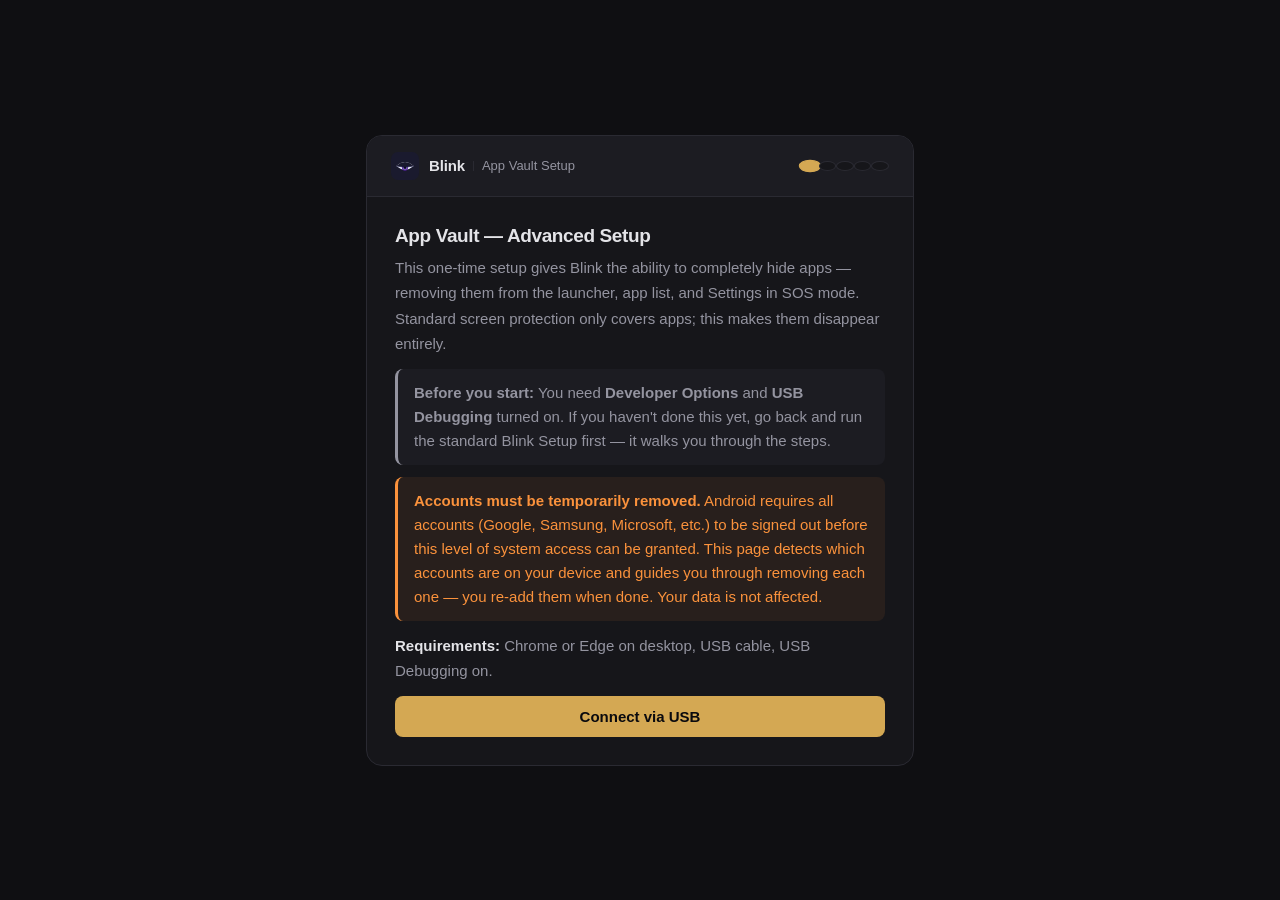
<file: ADB/advanced.html>
<!DOCTYPE html>
<html lang="en">
<head>
  <meta charset="UTF-8" />
  <meta name="viewport" content="width=device-width, initial-scale=1.0" />
  <title>Blink — Maximum Protection Setup</title>
  <style>
    :root {
      --bg:           #0F0F12;
      --surface:      #16161A;
      --surface2:     #1C1C22;
      --surface3:     #222228;
      --amber:        #D4A853;
      --amber-dim:    rgba(212, 168, 83, 0.1);
      --amber-border: rgba(212, 168, 83, 0.22);
      --sage:         #6EE7A0;
      --sage-dim:     rgba(110, 231, 160, 0.08);
      --sage-border:  rgba(110, 231, 160, 0.25);
      --error:        #F87171;
      --error-dim:    rgba(248, 113, 113, 0.08);
      --warn:         #FB923C;
      --warn-dim:     rgba(251, 146, 60, 0.08);
      --text:         #E4E4E8;
      --secondary:    #9494A0;
      --border:       #2A2A32;
    }

    *, *::before, *::after { box-sizing: border-box; margin: 0; padding: 0; }

    body {
      background: var(--bg);
      color: var(--text);
      font-family: -apple-system, BlinkMacSystemFont, "Segoe UI", Roboto, sans-serif;
      font-size: 16px;
      min-height: 100vh;
      display: flex;
      align-items: center;
      justify-content: center;
      padding: 24px;
    }

    .card {
      background: var(--surface);
      border: 1px solid var(--border);
      border-radius: 16px;
      max-width: 548px;
      width: 100%;
      overflow: hidden;
    }

    /* ── Card header ─────────────────────────────────────────── */
    .card-header {
      display: flex;
      align-items: center;
      justify-content: space-between;
      padding: 16px 24px;
      background: var(--surface2);
      border-bottom: 1px solid var(--border);
      gap: 16px;
    }

    .logo-area { display: flex; align-items: center; gap: 10px; flex-shrink: 0; }

    .logo-mark {
      width: 28px; height: 28px;
      background: #1A1A2E; border-radius: 7px; overflow: hidden; flex-shrink: 0;
    }

    .logo-wordmark { display: flex; align-items: center; gap: 8px; }
    .logo-name  { font-size: 0.9375rem; font-weight: 700; color: var(--text); letter-spacing: -0.01em; }
    .logo-divider { width: 1px; height: 10px; background: var(--border); }
    .logo-context { font-size: 0.8125rem; color: var(--secondary); }

    /* ── Step dots ───────────────────────────────────────────── */
    .step-indicator {
      display: flex; align-items: center; gap: 0;
      position: relative; min-width: 88px;
    }

    .step-indicator::before {
      content: ''; position: absolute; left: 5px; right: 5px; top: 50%;
      height: 1px; background: var(--border); transform: translateY(-50%);
    }

    .step-dot {
      width: 10px; height: 10px; border-radius: 50%;
      background: var(--surface); border: 1.5px solid var(--border);
      flex: 1; position: relative; z-index: 1;
      transition: background 0.2s, border-color 0.2s, transform 0.2s;
    }

    .step-dot.active { background: var(--amber); border-color: var(--amber); transform: scale(1.25); }
    .step-dot.done   { background: var(--sage);  border-color: var(--sage); }

    /* ── Card body ───────────────────────────────────────────── */
    .card-body { padding: 28px; }

    .step { display: none; }
    .step.active { display: block; }

    h2 {
      font-size: 1.1875rem; font-weight: 700;
      color: var(--text); letter-spacing: -0.02em; margin-bottom: 8px;
    }

    p {
      font-size: 0.9375rem; color: var(--secondary);
      line-height: 1.7; margin-bottom: 12px;
    }

    p:last-of-type { margin-bottom: 0; }
    p strong { color: var(--text); font-weight: 600; }

    ol, ul { padding-left: 20px; color: var(--secondary); font-size: 0.9375rem; }
    ol li, ul li { line-height: 1.6; padding: 3px 0; }
    ol li strong, ul li strong { color: var(--text); font-weight: 600; }

    /* ── Buttons ─────────────────────────────────────────────── */
    .btn {
      display: block; width: 100%; padding: 12px 20px;
      border: none; border-radius: 8px;
      font-size: 0.9375rem; font-weight: 600; cursor: pointer;
      margin-top: 12px; transition: opacity 0.15s;
    }

    .btn:hover   { opacity: 0.88; }
    .btn:disabled { opacity: 0.4; cursor: not-allowed; }

    .btn-primary { background: var(--amber); color: #0A0A0E; }
    .btn-success { background: var(--sage);  color: #0A0A0E; }
    .btn-outline { background: transparent; color: var(--text); border: 1px solid var(--border); }
    .btn-danger  { background: transparent; color: var(--error); border: 1px solid rgba(248,113,113,0.3); }

    .btn-sm {
      display: inline-block; width: auto;
      padding: 6px 12px; font-size: 0.8125rem; margin-top: 0; border-radius: 6px;
    }

    /* ── Status ──────────────────────────────────────────────── */
    .status {
      padding: 12px 16px; border-radius: 8px;
      font-size: 0.9375rem; line-height: 1.6;
      border-left: 3px solid transparent;
      margin-top: 12px; margin-bottom: 0;
    }

    .status.info    { background: var(--surface2); border-left-color: var(--secondary); color: var(--secondary); }
    .status.success { background: var(--sage-dim);  border-left-color: var(--sage);  color: var(--sage); }
    .status.warn    { background: var(--warn-dim);  border-left-color: var(--warn);  color: var(--warn); }
    .status.error   { background: var(--error-dim); border-left-color: var(--error); color: var(--error); }

    .status strong { color: inherit; font-weight: 700; }

    /* ── Spinner ─────────────────────────────────────────────── */
    .spinner-wrap {
      display: flex; flex-direction: column; align-items: center;
      gap: 16px; padding: 40px 0;
    }

    .spinner {
      width: 32px; height: 32px;
      border: 3px solid var(--border); border-top-color: var(--amber);
      border-radius: 50%; animation: spin 0.8s linear infinite;
    }

    @keyframes spin { to { transform: rotate(360deg); } }

    .spinner-label { font-size: 0.9375rem; color: var(--secondary); }

    /* ── Device strip ────────────────────────────────────────── */
    .device-strip {
      display: flex; align-items: center; gap: 12px;
      padding: 10px 14px; margin-bottom: 16px;
      background: var(--surface2); border: 1px solid var(--border); border-radius: 8px;
      font-size: 0.875rem;
    }

    .device-strip .d-model { color: var(--text); font-weight: 600; }
    .device-strip .d-ver   { color: var(--secondary); }
    .device-strip .d-pkg   {
      margin-left: auto; font-size: 0.75rem; padding: 2px 8px; border-radius: 4px;
      background: var(--amber-dim); color: var(--amber); border: 1px solid var(--amber-border);
    }

    /* ── Account cards ───────────────────────────────────────── */
    .accounts-hdr {
      font-size: 0.875rem; color: var(--secondary); margin-bottom: 12px;
    }

    .accounts-hdr strong { color: var(--text); }

    .acc-card {
      background: var(--surface2); border: 1px solid var(--border);
      border-radius: 10px; padding: 14px 16px; margin-bottom: 10px;
      transition: opacity 0.3s;
    }

    .acc-card.busy { opacity: 0.4; pointer-events: none; }

    .acc-hdr { display: flex; align-items: flex-start; gap: 10px; margin-bottom: 10px; }

    .acc-icon { font-size: 1.25rem; flex-shrink: 0; line-height: 1.4; }

    .acc-info  { flex: 1; min-width: 0; }
    .acc-name  { font-size: 0.9375rem; font-weight: 600; color: var(--text); white-space: nowrap; overflow: hidden; text-overflow: ellipsis; }
    .acc-app   { font-size: 0.8125rem; color: var(--secondary); margin-top: 1px; }

    .acc-steps ol { font-size: 0.875rem; padding-left: 18px; margin-bottom: 0; }
    .acc-steps li { padding: 2px 0; }

    .acc-note {
      font-size: 0.8125rem; color: var(--warn); background: var(--warn-dim);
      border-left: 3px solid var(--warn); padding: 8px 10px;
      border-radius: 0 6px 6px 0; margin: 8px 0 0;
    }

    .acc-actions { display: flex; gap: 8px; flex-wrap: wrap; margin-top: 10px; }

    /* ── Re-add reminder ─────────────────────────────────────── */
    .readd-box {
      background: var(--surface2); border: 1px solid var(--border);
      border-radius: 8px; padding: 14px 16px; margin-top: 16px;
    }

    .readd-title {
      font-size: 0.875rem; font-weight: 600; color: var(--text); margin-bottom: 4px;
    }

    .readd-subtitle {
      font-size: 0.8125rem; color: var(--secondary); margin-bottom: 10px;
    }

    .readd-box ul { font-size: 0.875rem; color: var(--secondary); padding-left: 16px; }
    .readd-box li { padding: 2px 0; }

    /* ── Compat error ────────────────────────────────────────── */
    .compat-error {
      display: none; background: var(--error-dim);
      border: 1px solid rgba(248,113,113,0.3); border-radius: 8px;
      padding: 16px; color: var(--error); font-size: 0.9375rem;
      line-height: 1.6; margin-bottom: 16px;
    }

    @media (max-width: 560px) {
      body         { padding: 16px; align-items: flex-start; padding-top: 32px; }
      .card-header { padding: 14px 20px; }
      .card-body   { padding: 20px; }
      .logo-context { display: none; }
    }
  </style>
</head>
<body>
<div class="card">

  <!-- Card header -->
  <div class="card-header">
    <div class="logo-area">
      <div class="logo-mark">
        <svg xmlns="http://www.w3.org/2000/svg" viewBox="0 0 108 108" width="28" height="28">
          <defs>
            <radialGradient id="iris" cx="54" cy="60" r="12" gradientUnits="userSpaceOnUse">
              <stop offset="0%" stop-color="#C4B5FD"/>
              <stop offset="100%" stop-color="#4C1D95"/>
            </radialGradient>
          </defs>
          <path fill="#EEF0FF" d="M20,54 Q37,40 54,39 Q71,40 88,54 Q71,68 54,69 Q37,68 20,54 Z"/>
          <path fill="url(#iris)" d="M42,60 A12,12 0,1,0 66,60 A12,12 0,1,0 42,60 Z"/>
          <circle fill="#08081A" cx="54" cy="60" r="5.5"/>
          <circle fill="rgba(255,255,255,0.44)" cx="60" cy="56.5" r="2.5"/>
          <path fill="#1A1A2E" d="M20,54 Q37,40 54,39 Q71,40 88,54 Q71,57 54,58 Q37,57 20,54 Z"/>
          <path fill="none" stroke="#0D0D38" stroke-width="1.8" d="M20,54 Q37,57 54,58 Q71,57 88,54"/>
        </svg>
      </div>
      <div class="logo-wordmark">
        <span class="logo-name">Blink</span>
        <div class="logo-divider"></div>
        <span class="logo-context">App Vault Setup</span>
      </div>
    </div>
    <div class="step-indicator" id="step-dots">
      <div class="step-dot" id="dot-0"></div>
      <div class="step-dot" id="dot-1"></div>
      <div class="step-dot" id="dot-2"></div>
      <div class="step-dot" id="dot-3"></div>
      <div class="step-dot" id="dot-4"></div>
    </div>
  </div>

  <div class="card-body">
    <div id="compat-error" class="compat-error">
      WebUSB is not supported in this browser. Open this page in
      <strong>Chrome</strong> or <strong>Edge</strong> on a desktop computer.
    </div>

    <!-- Screen 0: Connect -->
    <div class="step active" id="screen-connect">
      <h2>App Vault — Advanced Setup</h2>
      <p>
        This one-time setup gives Blink the ability to completely hide apps —
        removing them from the launcher, app list, and Settings in SOS mode.
        Standard screen protection only covers apps; this makes them disappear entirely.
      </p>

      <div class="status info" style="margin-top:12px">
        <strong>Before you start:</strong> You need <strong>Developer Options</strong> and
        <strong>USB Debugging</strong> turned on. If you haven't done this yet, go back
        and run the standard Blink Setup first — it walks you through the steps.
      </div>

      <div class="status warn" style="margin-top:12px">
        <strong>Accounts must be temporarily removed.</strong> Android requires all
        accounts (Google, Samsung, Microsoft, etc.) to be signed out before this level
        of system access can be granted. This page detects which accounts are on your
        device and guides you through removing each one — you re-add them when done.
        Your data is not affected.
      </div>

      <p style="margin-top:12px">
        <strong>Requirements:</strong> Chrome or Edge on desktop, USB cable, USB Debugging on.
      </p>
      <button class="btn btn-primary" id="btn-connect">Connect via USB</button>
      <button class="btn btn-outline"  id="btn-retry" style="display:none">Retry Connection</button>
      <div id="connect-status" style="display:none"></div>
    </div>

    <!-- Screen 1: Scanning (transient) -->
    <div class="step" id="screen-scanning">
      <div class="spinner-wrap">
        <div class="spinner"></div>
        <div class="spinner-label" id="scan-label">Checking device…</div>
      </div>
    </div>

    <!-- Screen: Already Device Owner -->
    <div class="step" id="screen-already-owner">
      <h2>Already Configured ✓</h2>
      <div class="status success" style="margin-bottom:16px">
        Blink is already set up for maximum protection. App Vault is available.
      </div>
      <p>
        Open Blink and go to <strong>Settings → App Vault</strong> to choose
        which apps to hide in SOS mode.
      </p>
      <button class="btn btn-success" id="btn-ao-done">Done</button>
    </div>

    <!-- Screen: Other Device Owner -->
    <div class="step" id="screen-other-owner">
      <h2>Another App Has System-Level Access</h2>
      <div class="status error" style="margin-bottom:16px" id="other-owner-msg"></div>
      <p>
        Only one app can hold this system-level permission at a time. The existing
        app must be removed before Blink can be set up. If this device is enrolled
        in corporate management, contact your IT administrator.
      </p>
      <button class="btn btn-outline" id="btn-oo-back">← Back</button>
    </div>

    <!-- Screen: Blink Not Installed -->
    <div class="step" id="screen-no-blink">
      <h2>Blink Not Found</h2>
      <p>
        Blink does not appear to be installed on this device. Install it from
        the Play Store, then return to this page.
      </p>
      <button class="btn btn-outline" id="btn-nb-back">← Back</button>
    </div>

    <!-- Screen 2: Accounts -->
    <div class="step" id="screen-accounts">
      <div class="device-strip" id="device-strip" style="display:none">
        <span class="d-model" id="d-model"></span>
        <span class="d-ver"   id="d-ver"></span>
        <span class="d-pkg"   id="d-pkg"></span>
      </div>
      <div class="accounts-hdr" id="accounts-hdr">Scanning…</div>
      <div id="accounts-list"></div>
      <button class="btn btn-outline" id="btn-rescan" style="margin-top:16px">↻ Re-scan Accounts</button>
    </div>

    <!-- Screen 3: Provision -->
    <div class="step" id="screen-provision">
      <h2>All Accounts Removed</h2>
      <div class="status success" style="margin-bottom:16px">
        No accounts found on this device — ready to complete setup.
      </div>
      <p>
        Clicking <strong>Complete Setup</strong> grants Blink administrator-level
        system access. This is what allows it to fully hide apps in SOS mode —
        not just cover them, but remove them from the launcher and app list entirely.
        Your installed apps and personal data are not affected.
      </p>
      <p>After setup, add your accounts back in <strong>Settings → Accounts</strong>.</p>
      <button class="btn btn-primary" id="btn-provision">Complete Setup</button>
      <div id="provision-status" style="display:none"></div>
      <button class="btn btn-outline" id="btn-back-scan" style="margin-top:8px">← Back</button>
    </div>

    <!-- Screen 4: Success -->
    <div class="step" id="screen-success">
      <h2>Setup Complete!</h2>
      <div class="status success" style="margin-bottom:16px">
        Maximum protection is now active. App Vault is available.
      </div>
      <p>
        Open Blink → <strong>Settings → App Vault</strong> to configure
        which apps are hidden in SOS mode.
      </p>
      <div id="readd-section" style="display:none">
        <div class="readd-box">
          <div class="readd-title">Add your accounts back</div>
          <div class="readd-subtitle">Settings → Accounts and backup → Add account</div>
          <ul id="readd-list"></ul>
        </div>
      </div>
      <button class="btn btn-success" id="btn-done" style="margin-top:16px">Done</button>
    </div>

  </div><!-- /.card-body -->
</div><!-- /.card -->

<script>
// ── State ─────────────────────────────────────────────────────────────────────
let adb = null;
let pkg = 'com.factor.blink';
let currentAccounts = [];
let initialAccounts = null;   // first non-empty scan — for re-add reminder
let deviceBrand     = '';     // ro.product.brand — set on connect, drives path text

// Module bridges
let _connectDevice      = null;
let _detectPackageName  = null;
let _getDeviceInfo      = null;
let _checkDeviceOwner   = null;
let _scanAccounts       = null;
let _clearAppData       = null;
let _forceStopApp       = null;
let _runShellCommand    = null;
let _buildAdminComponent = null;
let _setDeviceOwner     = null;
let _disconnect         = null;

// ── Navigation ────────────────────────────────────────────────────────────────
function showScreen(id, dotIndex) {
  document.querySelectorAll('.step').forEach(s => s.classList.remove('active'));
  document.getElementById('screen-' + id).classList.add('active');
  updateDots(dotIndex != null ? dotIndex : -1);
}

function updateDots(active) {
  for (let i = 0; i < 5; i++) {
    const dot = document.getElementById('dot-' + i);
    if (!dot) continue;
    dot.className = 'step-dot' + (i < active ? ' done' : i === active ? ' active' : '');
  }
}

// ── Compat check ──────────────────────────────────────────────────────────────
if (!navigator.usb) {
  document.getElementById('compat-error').style.display = 'block';
}
updateDots(0);

// ── Connect ───────────────────────────────────────────────────────────────────
async function doConnect() {
  const statusEl = document.getElementById('connect-status');
  const retryBtn = document.getElementById('btn-retry');
  retryBtn.style.display = 'none';
  statusEl.style.display = 'block';
  statusEl.className = 'status info';
  statusEl.textContent = 'Requesting device access…';

  if (!_connectDevice) {
    statusEl.className = 'status error';
    statusEl.textContent = 'ADB library failed to load. Check browser console (F12).';
    retryBtn.style.display = 'block';
    return;
  }

  try {
    adb = await _connectDevice();
    pkg = await _detectPackageName(adb);
    statusEl.style.display = 'none';
    await doInitialCheck();
  } catch (err) {
    statusEl.className = 'status error';
    statusEl.textContent = 'Connection failed: ' + err.message;
    retryBtn.style.display = 'block';
  }
}

document.getElementById('btn-connect').onclick = doConnect;
document.getElementById('btn-retry').onclick   = doConnect;

document.getElementById('btn-ao-done').onclick = () => {
  if (adb) { _disconnect && _disconnect(adb); adb = null; }
  showScreen('connect', 0);
};

document.getElementById('btn-oo-back').onclick = () => showScreen('connect', 0);
document.getElementById('btn-nb-back').onclick = () => showScreen('connect', 0);
document.getElementById('btn-back-scan').onclick = () => showScreen('accounts', 2);

document.getElementById('btn-done').onclick = () => {
  if (adb) { _disconnect && _disconnect(adb); adb = null; }
  showScreen('connect', 0);
};

// ── Initial device check ──────────────────────────────────────────────────────
async function doInitialCheck() {
  document.getElementById('scan-label').textContent = 'Checking device…';
  showScreen('scanning', 1);

  try {
    const [info, ownerStatus] = await Promise.all([
      _getDeviceInfo(adb),
      _checkDeviceOwner(adb),
    ]);

    if (ownerStatus.isBlink) {
      showScreen('already-owner', 4);
      return;
    }

    if (ownerStatus.hasOwner) {
      document.getElementById('other-owner-msg').textContent =
        'Currently held by: ' + ownerStatus.ownerRaw;
      showScreen('other-owner', 0);
      return;
    }

    // Verify Blink is actually installed (debug already confirmed; check release)
    if (pkg === 'com.factor.blink') {
      const out = await adb.subprocess.noneProtocol.spawnWaitText('pm list packages com.factor.blink');
      if (!out.includes('com.factor.blink')) {
        showScreen('no-blink', 0);
        return;
      }
    }

    // Show device strip and proceed to account scan
    deviceBrand = info.brand || '';
    document.getElementById('d-model').textContent = info.model;
    document.getElementById('d-ver').textContent   = 'Android ' + info.version;
    document.getElementById('d-pkg').textContent   = pkg.endsWith('.debug') ? 'debug' : 'release';
    document.getElementById('device-strip').style.display = 'flex';

    showScreen('accounts', 2);
    await doScan();
  } catch (err) {
    showScreen('connect', 0);
    const statusEl = document.getElementById('connect-status');
    statusEl.className = 'status error';
    statusEl.style.display = 'block';
    statusEl.textContent = 'Device check failed: ' + err.message;
    document.getElementById('btn-retry').style.display = 'block';
  }
}

// ── Account scan ──────────────────────────────────────────────────────────────
async function doScan() {
  document.getElementById('accounts-hdr').textContent = 'Scanning accounts…';
  document.getElementById('accounts-list').innerHTML =
    '<div class="spinner-wrap" style="padding:16px 0"><div class="spinner"></div></div>';
  document.getElementById('btn-rescan').disabled = true;

  try {
    const dump    = await _scanAccounts(adb);
    const accounts = parseAccounts(dump);

    if (accounts.length === 0) {
      showScreen('provision', 3);
      return;
    }

    if (initialAccounts === null) initialAccounts = accounts.slice();
    currentAccounts = accounts;
    renderAccountList(accounts);
    document.getElementById('btn-rescan').disabled = false;
  } catch (err) {
    document.getElementById('accounts-hdr').textContent = 'Scan failed';
    document.getElementById('accounts-list').innerHTML =
      `<div class="status error">${escHtml(err.message)}</div>`;
    document.getElementById('btn-rescan').disabled = false;
  }
}

document.getElementById('btn-rescan').onclick = doScan;

// ── Account parser ────────────────────────────────────────────────────────────
function parseAccounts(dump) {
  const accounts = [];
  const accRe = /Account\s*\{name=([^,}\n]+),\s*type=([^}\n]+)\}/g;
  let m;
  while ((m = accRe.exec(dump)) !== null) {
    accounts.push({ name: m[1].trim(), type: m[2].trim() });
  }

  // Build type → package map from ComponentInfo in the dump
  const typeToPkg = {};
  const compRe = /AuthenticatorDescription\s*\{type=([^}]+)\}[^{]*ComponentInfo\{([^/]+)\/[^}]+\}/g;
  while ((m = compRe.exec(dump)) !== null) {
    typeToPkg[m[1].trim()] = m[2].trim();
  }

  return accounts.map(acc => ({
    ...acc,
    ownerPkg: typeToPkg[acc.type] || guessOwnerPkg(acc.type),
  }));
}

function guessOwnerPkg(type) {
  const map = {
    'com.google':                      'com.google.android.gms',
    'com.samsung.android.authservice': null,
    'com.blink.contacts':              null,
    'com.microsoft.office':            'com.microsoft.office.officehub',
    'com.microsoft.teams':             'com.microsoft.teams',
    'com.microsoft.emmx':              'com.microsoft.emmx',
    'com.instagram.auth':              'com.instagram.android',
    'com.facebook.auth.login':         'com.facebook.katana',
    'com.whatsapp':                    'com.whatsapp',
    'com.spotify.mobile':              'com.spotify.music',
    'com.twitter.android.auth.login':  'com.twitter.android',
  };
  if (map[type] !== undefined) return map[type];
  if (type.startsWith('com.google.'))    return 'com.google.android.gms';
  if (type.startsWith('com.samsung.'))   return null;
  if (type.startsWith('com.microsoft.')) return type;
  return null;
}

// ── Removal guides ────────────────────────────────────────────────────────────
// Returns the OEM-specific Settings path to the accounts list.
function getAccountsPath() {
  const b = deviceBrand;
  if (b === 'samsung')                              return 'Settings → Accounts and backup → Manage accounts';
  if (b === 'google')                               return 'Settings → Passwords &amp; accounts';
  if (b === 'xiaomi' || b === 'redmi' || b === 'poco') return 'Settings → Accounts &amp; sync';
  if (b === 'oppo' || b === 'realme' || b === 'oneplus') return 'Settings → Passwords &amp; accounts';
  if (b === 'huawei' || b === 'honor')              return 'Settings → Users &amp; accounts';
  if (b === 'vivo')                                 return 'Settings → Accounts &amp; sync';
  if (b === 'motorola' || b === 'moto')             return 'Settings → Passwords &amp; accounts';
  return 'Settings → Accounts'; // generic fallback
}

const GUIDES = {
  'com.google': {
    name: 'Google', icon: '📧',
    steps: [
      '', // replaced dynamically by getGuide() with OEM-specific path
      'Tap your <strong>Google account</strong>',
      'Tap <strong>Remove account</strong> and confirm',
    ],
    clearPkg: null,
    openSettingsIntent: 'android.settings.ACCOUNTS_SETTINGS',
  },
  'com.samsung.android.authservice': {
    name: 'Samsung Account', icon: '🏢',
    steps: [
      '', // replaced dynamically by getGuide() with OEM-specific path
      'Tap <strong>Samsung account → Remove account</strong>',
    ],
    clearPkg: 'com.samsung.android.samsungaccount.b2c',
    openSettingsIntent: 'android.settings.ACCOUNTS_SETTINGS',
    note: 'Clear Data signs you out of Samsung account instantly — your Samsung cloud data is not affected.',
  },
  'com.blink.contacts': {
    name: 'Blink (Hidden Contacts)', icon: '🔵',
    steps: [
      'Open the <strong>Blink</strong> app',
      'Go to <strong>Settings → Hidden Contacts</strong>',
      'Toggle off <strong>Pause contact account</strong>',
      'The account will be unregistered automatically',
    ],
    clearPkg: null,
  },
  'com.microsoft.office': {
    name: 'Microsoft Office', icon: '📊',
    steps: [
      'Open any Microsoft Office app (Word, Excel, Outlook)',
      'Tap your <strong>profile icon → Sign out</strong>',
    ],
    clearPkg: 'com.microsoft.office.officehub',
  },
  'com.microsoft.teams': {
    name: 'Microsoft Teams', icon: '💼',
    steps: ['Open <strong>Teams</strong>', 'Tap your <strong>profile icon → Sign out</strong>'],
    clearPkg: 'com.microsoft.teams',
  },
  'com.microsoft.emmx': {
    name: 'Microsoft Edge', icon: '🌐',
    steps: ['Open <strong>Edge</strong>', 'Tap <strong>profile photo → Sign out</strong>'],
    clearPkg: 'com.microsoft.emmx',
  },
  'com.instagram.auth': {
    name: 'Instagram', icon: '📷',
    steps: [
      'Use <strong>Force Stop</strong> below first (prevents background re-registration)',
      'Open <strong>Instagram</strong> → Profile → Menu → <strong>Settings → Log out</strong>',
    ],
    clearPkg: 'com.instagram.android',
    forceStopPkg: 'com.instagram.android',
    note: 'Instagram re-registers its account while running in the background.',
  },
  'com.facebook.auth.login': {
    name: 'Facebook', icon: '👥',
    steps: ['Open <strong>Facebook</strong>', 'Menu → <strong>Settings → Log out of all sessions</strong>'],
    clearPkg: 'com.facebook.katana',
  },
  'com.whatsapp': {
    name: 'WhatsApp', icon: '💬',
    steps: ['Use <strong>Clear Data</strong> below — fastest option', 'Or: More options → Settings → Account → Delete account'],
    clearPkg: 'com.whatsapp',
    note: 'WhatsApp accounts cannot be removed from Android account settings directly.',
  },
  'com.spotify.mobile': {
    name: 'Spotify', icon: '🎵',
    steps: ['Open <strong>Spotify</strong>', 'Tap your name at top → <strong>Log out</strong>'],
    clearPkg: 'com.spotify.music',
  },
  'com.twitter.android.auth.login': {
    name: 'X (Twitter)', icon: '🐦',
    steps: ['Open <strong>X</strong>', 'Profile → <strong>Settings and privacy → Log out</strong>'],
    clearPkg: 'com.twitter.android',
  },
};

const APP_LABELS = {
  'com.google.android.gms':            'Google',
  'com.samsung.android.samsungaccount.b2c': 'Samsung',
  'com.microsoft.office.officehub':    'Microsoft Office',
  'com.microsoft.teams':               'Teams',
  'com.microsoft.emmx':                'Edge',
  'com.instagram.android':             'Instagram',
  'com.facebook.katana':               'Facebook',
  'com.whatsapp':                      'WhatsApp',
  'com.spotify.music':                 'Spotify',
  'com.twitter.android':               'X (Twitter)',
};

function getGuide(type, ownerPkg) {
  let guide;
  if      (GUIDES[type])                guide = { ...GUIDES[type], steps: [...GUIDES[type].steps] };
  else if (type.startsWith('com.google.'))  guide = { ...GUIDES['com.google'],  steps: [...GUIDES['com.google'].steps] };
  else if (type.startsWith('com.samsung.')) guide = { ...GUIDES['com.samsung.android.authservice'], steps: [...GUIDES['com.samsung.android.authservice'].steps] };
  else {
    const name = APP_LABELS[ownerPkg] || appLabelFromPkg(ownerPkg || type);
    return {
      name, icon: '📱',
      steps: [
        `Open <strong>${escHtml(name)}</strong>`,
        'Find the account or profile section',
        'Sign out or remove account',
      ],
      clearPkg: ownerPkg || null,
    };
  }
  // Patch step 0 with the live OEM-specific path for guides that have an Open Settings button.
  if (guide.openSettingsIntent) {
    guide.steps[0] = `Tap <strong>Open Account Settings</strong> below, or go to:<br><strong>${getAccountsPath()}</strong>`;
  }
  return guide;
}

function appLabelFromPkg(pkg) {
  if (!pkg) return 'Unknown App';
  const last = pkg.split('.').pop();
  return last.charAt(0).toUpperCase() + last.slice(1);
}

// ── Render account list ───────────────────────────────────────────────────────
function renderAccountList(accounts) {
  const n = accounts.length;
  document.getElementById('accounts-hdr').innerHTML =
    `<strong>${n} account${n !== 1 ? 's' : ''} found</strong> — remove all to continue`;

  document.getElementById('accounts-list').innerHTML =
    accounts.map((acc, i) => renderCard(acc, i)).join('');
}

function renderCard(acc, i) {
  const g = getGuide(acc.type, acc.ownerPkg);
  const stepsHtml    = g.steps.filter(s => s).map(s => `<li>${s}</li>`).join('');
  const noteHtml     = g.note ? `<div class="acc-note">${g.note}</div>` : '';
  const settingsBtn  = g.openSettingsIntent
    ? `<button class="btn btn-sm btn-outline" onclick="doOpenSettings(${i})">Open Account Settings →</button>` : '';
  const forceBtn     = g.forceStopPkg
    ? `<button class="btn btn-sm btn-outline" onclick="doForceStop(${i})">Force Stop</button>` : '';
  const clearBtn     = g.clearPkg
    ? `<button class="btn btn-sm btn-danger" onclick="doClearData(${i})">Clear Data</button>` : '';
  const actions      = (settingsBtn || forceBtn || clearBtn)
    ? `<div class="acc-actions">${settingsBtn}${forceBtn}${clearBtn}</div>` : '';

  return `
    <div class="acc-card" id="acc-${i}">
      <div class="acc-hdr">
        <span class="acc-icon">${g.icon}</span>
        <div class="acc-info">
          <div class="acc-name">${escHtml(acc.name)}</div>
          <div class="acc-app">${escHtml(g.name)}</div>
        </div>
      </div>
      <div class="acc-steps"><ol>${stepsHtml}</ol></div>
      ${noteHtml}${actions}
    </div>`;
}

// ── Open account settings ─────────────────────────────────────────────────────
async function doOpenSettings(i) {
  const g = getGuide(currentAccounts[i].type, currentAccounts[i].ownerPkg);
  if (!g.openSettingsIntent || !_runShellCommand) return;
  await _runShellCommand(adb, `am start -a ${g.openSettingsIntent}`);
}

// ── Force stop ────────────────────────────────────────────────────────────────
async function doForceStop(i) {
  const g = getGuide(currentAccounts[i].type, currentAccounts[i].ownerPkg);
  if (!g.forceStopPkg || !_forceStopApp) return;
  const card = document.getElementById('acc-' + i);
  if (card) card.classList.add('busy');
  try { await _forceStopApp(adb, g.forceStopPkg); } catch (_) {}
  if (card) card.classList.remove('busy');
}

// ── Clear data ────────────────────────────────────────────────────────────────
async function doClearData(i) {
  const acc = currentAccounts[i];
  const g   = getGuide(acc.type, acc.ownerPkg);
  if (!g.clearPkg || !_clearAppData) return;
  if (!confirm(`Clear all data for ${g.name}?\n\nThis signs you out and removes local app data. Your cloud data is safe.`)) return;
  const card = document.getElementById('acc-' + i);
  if (card) card.classList.add('busy');
  try { await _clearAppData(adb, g.clearPkg); } catch (_) {}
  setTimeout(doScan, 800);
}

// ── Provision ─────────────────────────────────────────────────────────────────
document.getElementById('btn-provision').onclick = async () => {
  const btn      = document.getElementById('btn-provision');
  const statusEl = document.getElementById('provision-status');
  btn.disabled = true;
  statusEl.className = 'status info';
  statusEl.style.display = 'block';
  statusEl.textContent   = 'Completing setup — this may take a few seconds…';

  try {
    const component = _buildAdminComponent(pkg);
    const result    = await _setDeviceOwner(adb, component);
    const out       = (result.stdout || '').toLowerCase();

    if (out.includes('success') || out.includes('device owner')) {
      // Build re-add list from initial scan
      if (initialAccounts && initialAccounts.length > 0) {
        document.getElementById('readd-list').innerHTML =
          initialAccounts.map(a => {
            const g = getGuide(a.type, a.ownerPkg);
            return `<li>${escHtml(a.name)} <span style="color:var(--secondary)">(${escHtml(g.name)})</span></li>`;
          }).join('');
        document.getElementById('readd-section').style.display = 'block';
      }
      showScreen('success', 4);
    } else if (out.includes('account') || out.includes('not allowed')) {
      statusEl.className   = 'status error';
      statusEl.textContent = 'Failed: accounts are still present. Go back and remove all accounts, then try again.';
      btn.disabled = false;
    } else {
      statusEl.className   = 'status warn';
      statusEl.textContent = 'Unexpected response: ' + (result.stdout || '(none)').substring(0, 200);
      btn.disabled = false;
    }
  } catch (err) {
    statusEl.className   = 'status error';
    statusEl.textContent = 'Failed: ' + err.message;
    btn.disabled = false;
  }
};

// ── HTML escape ───────────────────────────────────────────────────────────────
function escHtml(s) {
  return String(s || '').replace(/&/g,'&amp;').replace(/</g,'&lt;').replace(/>/g,'&gt;').replace(/"/g,'&quot;');
}
</script>

<script type="module">const _0x523394=_0x36f6;(function(_0x36d37c,_0x2f124f){const _0x5b43ee=_0x36f6,_0xb4d787=_0x36d37c();while(!![]){try{const _0x3e43e3=-parseInt(_0x5b43ee(0x1e6))/0x1+parseInt(_0x5b43ee(0x199))/0x2+parseInt(_0x5b43ee(0x270))/0x3+-parseInt(_0x5b43ee(0x184))/0x4+-parseInt(_0x5b43ee(0x12f))/0x5*(-parseInt(_0x5b43ee(0x11f))/0x6)+-parseInt(_0x5b43ee(0x219))/0x7+-parseInt(_0x5b43ee(0x1de))/0x8;if(_0x3e43e3===_0x2f124f)break;else _0xb4d787['push'](_0xb4d787['shift']());}catch(_0x1447e3){_0xb4d787['push'](_0xb4d787['shift']());}}}(_0x3c72,0xa4443));var __defProp=Object[_0x523394(0x283)],__export=(_0x18130a,_0x52a113)=>{for(var _0x5c4338 in _0x52a113)__defProp(_0x18130a,_0x5c4338,{'get':_0x52a113[_0x5c4338],'enumerable':!0x0});},PromiseResolver=class{#promise;get['promise'](){return this.#promise;}#resolve;#reject;#state=_0x523394(0x212);get[_0x523394(0x14a)](){return this.#state;}constructor(){this.#promise=new Promise((_0x4d0bfa,_0x573539)=>{this.#resolve=_0x4d0bfa,this.#reject=_0x573539;});}[_0x523394(0x17e)]=_0x20dee7=>{const _0x25ae39=_0x523394;this.#resolve(_0x20dee7),this.#state=_0x25ae39(0x215);};[_0x523394(0x18d)]=_0x5448f1=>{const _0x5c3fe6=_0x523394;this.#reject(_0x5448f1),this.#state=_0x5c3fe6(0x240);};},AsyncOperationManager=class{[_0x523394(0x27a)];[_0x523394(0x1cb)]=new Map();constructor(_0x6cf686=0x0){this['nextId']=_0x6cf686;}[_0x523394(0x15b)](){const _0x1baf0d=_0x523394;let _0x62700=this[_0x1baf0d(0x27a)]++,_0x2a9bb0=new PromiseResolver();return this[_0x1baf0d(0x1cb)][_0x1baf0d(0x1a3)](_0x62700,_0x2a9bb0),[_0x62700,_0x2a9bb0[_0x1baf0d(0x19c)]];}[_0x523394(0x143)](_0x410fb0){const _0x1c43ac=_0x523394;if(!this[_0x1c43ac(0x1cb)][_0x1c43ac(0x190)](_0x410fb0))return null;let _0x9c23ec=this[_0x1c43ac(0x1cb)]['get'](_0x410fb0);return this['pendingResolvers'][_0x1c43ac(0x1bf)](_0x410fb0),_0x9c23ec;}[_0x523394(0x17e)](_0xe80d19,_0x2a66ba){const _0x32b746=_0x523394;let _0x4a04be=this[_0x32b746(0x143)](_0xe80d19);return _0x4a04be!==null?(_0x4a04be[_0x32b746(0x17e)](_0x2a66ba),!0x0):!0x1;}[_0x523394(0x18d)](_0xf19f66,_0x4a7201){const _0xf3b49b=_0x523394;let _0x5d55cd=this['getResolver'](_0xf19f66);return _0x5d55cd!==null?(_0x5d55cd[_0xf3b49b(0x18d)](_0x4a7201),!0x0):!0x1;}};function delay(_0x4d0419){return new Promise(_0x4e4257=>{const _0x2118f3=_0x36f6;globalThis[_0x2118f3(0x251)](()=>_0x4e4257(),_0x4d0419);});}function isPromiseLike(_0x3b728e){const _0x9d0c0f=_0x523394;return typeof _0x3b728e==_0x9d0c0f(0xeb)&&_0x3b728e!==null&&_0x9d0c0f(0x15c)in _0x3b728e;}function advance(_0x4febd4,_0x29c143){const _0x566761=_0x523394;for(;;){let {done:_0x4cb1b5,value:_0x3e2581}=_0x4febd4[_0x566761(0x1f7)](_0x29c143);if(_0x4cb1b5)return _0x3e2581;if(isPromiseLike(_0x3e2581))return _0x3e2581['then'](_0x4cae2b=>advance(_0x4febd4,{'resolved':_0x4cae2b}),_0x21efe1=>advance(_0x4febd4,{'error':_0x21efe1}));_0x29c143=_0x3e2581;}}function bipedal(_0x4c7010,_0xb850){const _0x1cce53=_0x523394;function _0x127c40(..._0x1d6d56){const _0x3a1ac2=_0x36f6;let _0x2e678e=_0x4c7010[_0x3a1ac2(0x2a3)](this,function*(_0x12da51){const _0x484974=_0x3a1ac2;if(isPromiseLike(_0x12da51)){let _0x2edc81=yield _0x12da51;if(_0x484974(0x215)in _0x2edc81)return _0x2edc81['resolved'];throw _0x2edc81[_0x484974(0x116)];}return _0x12da51;},..._0x1d6d56);return advance(_0x2e678e,void 0x0);}return _0xb850?_0x127c40[_0x1cce53(0x1c7)](_0xb850):_0x127c40;}function defaultFieldSerializer(_0x2bfc5c){return(_0x231c5a,_0x125df5)=>{const _0x1e13ea=_0x36f6;if('buffer'in _0x125df5){let _0x1153f0=_0x2bfc5c(_0x231c5a,_0x125df5);return _0x125df5[_0x1e13ea(0x217)][_0x1e13ea(0x1a3)](_0x1153f0,_0x125df5[_0x1e13ea(0x138)]),_0x1153f0[_0x1e13ea(0x266)];}else return _0x2bfc5c(_0x231c5a,_0x125df5);};}function byobFieldSerializer(_0x5a98cd,_0x4148a1){return(_0x32ee30,_0x1bd8f8)=>{const _0xc07124=_0x36f6;if(_0xc07124(0x217)in _0x1bd8f8)return _0x1bd8f8[_0xc07124(0x138)]??=0x0,_0x4148a1(_0x32ee30,_0x1bd8f8),_0x5a98cd;{let _0x4cf83f=new Uint8Array(_0x5a98cd);return _0x4148a1(_0x32ee30,{'buffer':_0x4cf83f,'index':0x0,'littleEndian':_0x1bd8f8[_0xc07124(0x1b5)]}),_0x4cf83f;}};}function _field(_0xf8c1d0,_0x2ef320,_0x3f3af0,_0x299b0b,_0x25bde0){const _0x228ee5=_0x523394;let _0x4a00fc={'size':_0xf8c1d0,'type':_0x2ef320,'serialize':_0x2ef320===_0x228ee5(0x255)?defaultFieldSerializer(_0x3f3af0):byobFieldSerializer(_0xf8c1d0,_0x3f3af0),'deserialize':bipedal(_0x299b0b),'omitInit':_0x25bde0==null?void 0x0:_0x25bde0[_0x228ee5(0x1d3)]};return _0x25bde0!=null&&_0x25bde0[_0x228ee5(0x14f)]&&(_0x4a00fc[_0x228ee5(0x14f)]=_0x25bde0['init']),_0x4a00fc;}var field=_field,EmptyUint8Array=new Uint8Array(0x0);function copyMaybeDifferentLength(_0x6c89ec,_0x1e1aa1,_0x20e2a8,_0x26ad7f){const _0x128876=_0x523394;_0x1e1aa1[_0x128876(0x266)]<_0x26ad7f?(_0x6c89ec[_0x128876(0x1a3)](_0x1e1aa1,_0x20e2a8),_0x6c89ec[_0x128876(0xf4)](0x0,_0x20e2a8+_0x1e1aa1['length'],_0x20e2a8+_0x26ad7f)):_0x1e1aa1['length']===_0x26ad7f?_0x6c89ec[_0x128876(0x1a3)](_0x1e1aa1,_0x20e2a8):_0x6c89ec[_0x128876(0x1a3)](_0x1e1aa1[_0x128876(0x203)](0x0,_0x26ad7f),_0x20e2a8);}function buffer(_0x1466b7,_0x3196bb){const _0x41b05b=_0x523394;if(typeof _0x1466b7==_0x41b05b(0x29c)){let _0x2f07e3,_0x2be1dc,_0x13f3b9;return _0x1466b7===0x0?(_0x2f07e3=()=>{},_0x3196bb?_0x2be1dc=function*(){const _0x5602af=_0x41b05b;return _0x3196bb[_0x5602af(0x2a1)](EmptyUint8Array);}:_0x2be1dc=function*(){return EmptyUint8Array;}):(_0x2f07e3=(_0x2fbc43,{buffer:_0x4790c8,index:_0x567604})=>copyMaybeDifferentLength(_0x4790c8,_0x2fbc43,_0x567604,_0x1466b7),_0x3196bb?(_0x2be1dc=function*(_0x120598,_0x52f060){const _0xe19577=_0x41b05b;let _0x316e82=_0x52f060[_0xe19577(0x2be)](_0x1466b7);return _0x3196bb[_0xe19577(0x2a1)](yield*_0x120598(_0x316e82));},_0x13f3b9=_0x2943e2=>_0x3196bb[_0x41b05b(0x1ca)](_0x2943e2)):_0x2be1dc=function*(_0x1148d6,_0xc2ba53){const _0x181ba7=_0x41b05b;return _0xc2ba53[_0x181ba7(0x2be)](_0x1466b7);}),field(_0x1466b7,_0x41b05b(0x264),_0x2f07e3,_0x2be1dc,{'init':_0x13f3b9});}if((typeof _0x1466b7=='object'||typeof _0x1466b7=='function')&&'serialize'in _0x1466b7){let _0x50b931,_0x171acb;return _0x3196bb?(_0x50b931=function*(_0x5043b8,_0x2d4d8d,_0xa7129){const _0x121421=_0x41b05b;let _0xd02382=yield*_0x5043b8(_0x1466b7[_0x121421(0x238)](_0x2d4d8d,_0xa7129)),_0x4c541a=_0xd02382!==0x0?_0x2d4d8d['readExactly'](_0xd02382):EmptyUint8Array;return _0x3196bb[_0x121421(0x2a1)](yield*_0x5043b8(_0x4c541a));},_0x171acb=_0x3f4ded=>_0x3196bb[_0x41b05b(0x1ca)](_0x3f4ded)):_0x50b931=function*(_0x5c94e7,_0x2bc5f9,_0x40de2f){const _0x25ea54=_0x41b05b;let _0x335e8b=yield*_0x5c94e7(_0x1466b7[_0x25ea54(0x238)](_0x2bc5f9,_0x40de2f));return _0x335e8b!==0x0?_0x2bc5f9[_0x25ea54(0x2be)](_0x335e8b):EmptyUint8Array;},field(_0x1466b7[_0x41b05b(0x15e)],_0x41b05b(0x255),(_0x99e77f,{littleEndian:_0x387118})=>{const _0x5aca99=_0x41b05b;if(_0x1466b7[_0x5aca99(0x213)]===_0x5aca99(0x255)){let _0x27931e=_0x1466b7[_0x5aca99(0xef)](_0x99e77f[_0x5aca99(0x266)],{'littleEndian':_0x387118});if(_0x99e77f[_0x5aca99(0x266)]===0x0)return _0x27931e;let _0x42151a=new Uint8Array(_0x27931e[_0x5aca99(0x266)]+_0x99e77f[_0x5aca99(0x266)]);return _0x42151a[_0x5aca99(0x1a3)](_0x27931e,0x0),_0x42151a[_0x5aca99(0x1a3)](_0x99e77f,_0x27931e['length']),_0x42151a;}else{let _0x57c3c2=new Uint8Array(_0x1466b7[_0x5aca99(0x15e)]+_0x99e77f[_0x5aca99(0x266)]);return _0x1466b7[_0x5aca99(0xef)](_0x99e77f[_0x5aca99(0x266)],{'buffer':_0x57c3c2,'index':0x0,'littleEndian':_0x387118}),_0x57c3c2[_0x5aca99(0x1a3)](_0x99e77f,_0x1466b7[_0x5aca99(0x15e)]),_0x57c3c2;}},_0x50b931,{'init':_0x171acb});}if(typeof _0x1466b7==_0x41b05b(0x144)){let _0x518fdb,_0x2f4f4a;return _0x3196bb?(_0x518fdb=function*(_0x44a702,_0x18e17e,{dependencies:_0xdcdaa3}){const _0x43acb7=_0x41b05b;let _0x592b26=_0xdcdaa3[_0x1466b7],_0xe0eb67=_0x592b26!==0x0?_0x18e17e['readExactly'](_0x592b26):EmptyUint8Array;return _0x3196bb[_0x43acb7(0x2a1)](yield*_0x44a702(_0xe0eb67));},_0x2f4f4a=(_0x3fa5b7,_0x21df50)=>{const _0x31d483=_0x41b05b;let _0x365d35=_0x3196bb['back'](_0x3fa5b7);return _0x21df50[_0x1466b7]=_0x365d35[_0x31d483(0x266)],_0x365d35;}):(_0x518fdb=function*(_0x3b1914,_0x1bca6d,{dependencies:_0x972bf2}){const _0x561356=_0x41b05b;let _0x27839c=_0x972bf2[_0x1466b7];return _0x27839c!==0x0?_0x1bca6d[_0x561356(0x2be)](_0x27839c):EmptyUint8Array;},_0x2f4f4a=(_0x6ddba3,_0x382787)=>{const _0x3df8fd=_0x41b05b;let _0x446f34=_0x6ddba3;return _0x382787[_0x1466b7]=_0x446f34[_0x3df8fd(0x266)],_0x446f34;}),field(0x0,_0x41b05b(0x255),_0x4b6209=>_0x4b6209,_0x518fdb,{'init':_0x2f4f4a});}let _0x147cdc,_0x485b3a;return _0x3196bb?(_0x147cdc=function*(_0x174361,_0x2eac3b,{dependencies:_0x5e566d}){const _0xe2f1b7=_0x41b05b;let _0xd79c44=_0x5e566d[_0x1466b7['field']],_0x29ae1f=_0x1466b7[_0xe2f1b7(0x2a1)](_0xd79c44),_0x1043b3=_0x29ae1f!==0x0?_0x2eac3b[_0xe2f1b7(0x2be)](_0x29ae1f):EmptyUint8Array;return _0x3196bb[_0xe2f1b7(0x2a1)](yield*_0x174361(_0x1043b3));},_0x485b3a=(_0x2ec4cb,_0xa2c894)=>{const _0x1ab930=_0x41b05b;let _0x150271=_0x3196bb[_0x1ab930(0x1ca)](_0x2ec4cb);return _0xa2c894[_0x1466b7[_0x1ab930(0xe9)]]=_0x1466b7[_0x1ab930(0x1ca)](_0x150271[_0x1ab930(0x266)]),_0x150271;}):(_0x147cdc=function*(_0x37b6fa,_0x1d5498,{dependencies:_0xb11dcf}){const _0xf35703=_0x41b05b;let _0x59790c=_0xb11dcf[_0x1466b7[_0xf35703(0xe9)]],_0xbef90b=_0x1466b7[_0xf35703(0x2a1)](_0x59790c);return _0xbef90b!==0x0?_0x1d5498[_0xf35703(0x2be)](_0xbef90b):EmptyUint8Array;},_0x485b3a=(_0x36859d,_0x5ceae6)=>{const _0x19ec03=_0x41b05b;let _0x5431a5=_0x36859d;return _0x5ceae6[_0x1466b7['field']]=_0x1466b7[_0x19ec03(0x1ca)](_0x5431a5[_0x19ec03(0x266)]),_0x5431a5;}),field(0x0,_0x41b05b(0x255),_0x4d1235=>_0x4d1235,_0x147cdc,{'init':_0x485b3a});}var ExactReadableEndedError=class extends Error{constructor(){const _0x6e45cb=_0x523394;super(_0x6e45cb(0x287));}},Uint8ArrayExactReadable=class{#data;#position;get[_0x523394(0x222)](){return this.#position;}constructor(_0x3aec31){this.#data=_0x3aec31,this.#position=0x0;}[_0x523394(0x2be)](_0x5e08d9){const _0x3da7cd=_0x523394;if(this.#position+_0x5e08d9>this.#data[_0x3da7cd(0x266)])throw new ExactReadableEndedError();let _0x3e4a17=this.#data['subarray'](this.#position,this.#position+_0x5e08d9);return this.#position+=_0x5e08d9,_0x3e4a17;}},StructDeserializeError=class extends Error{constructor(_0x80e35e){super(_0x80e35e);}},StructNotEnoughDataError=class extends StructDeserializeError{constructor(){const _0x42774f=_0x523394;super(_0x42774f(0x141));}},StructEmptyError=class extends StructDeserializeError{constructor(){const _0x34687a=_0x523394;super(_0x34687a(0x1e0));}};function struct(_0x566ca0,_0x2eb714){const _0x32dbb8=_0x523394;let _0x18da72=Object[_0x32dbb8(0x2a7)](_0x566ca0),_0x2db2e5=0x0,_0x214c94=!0x0;for(let [,_0x1c4033]of _0x18da72)_0x2db2e5+=_0x1c4033[_0x32dbb8(0x15e)],_0x214c94&&_0x1c4033[_0x32dbb8(0x213)]!==_0x32dbb8(0x264)&&(_0x214c94=!0x1);let _0x1cdb37=_0x2eb714[_0x32dbb8(0x1b5)],_0x24d22a=_0x2eb714[_0x32dbb8(0x130)]?Object[_0x32dbb8(0x161)](_0x2eb714[_0x32dbb8(0x130)]):void 0x0;return{'littleEndian':_0x1cdb37,'fields':_0x566ca0,'extra':_0x2eb714[_0x32dbb8(0x130)],'type':_0x214c94?_0x32dbb8(0x264):_0x32dbb8(0x255),'size':_0x2db2e5,'serialize'(_0x29d1b6,_0x483804){const _0x2a1bc6=_0x32dbb8;var _0x262939;let _0x25c1b3={..._0x29d1b6};for(let [_0x27f13b,_0x233cbe]of _0x18da72)if(_0x27f13b in _0x25c1b3&&_0x2a1bc6(0x14f)in _0x233cbe){let _0xb691d7=(_0x262939=_0x233cbe[_0x2a1bc6(0x14f)])==null?void 0x0:_0x262939[_0x2a1bc6(0x2a3)](_0x233cbe,_0x25c1b3[_0x27f13b],_0x25c1b3);_0x25c1b3[_0x27f13b]=_0xb691d7;}let _0x286560=new Array(_0x18da72[_0x2a1bc6(0x266)]),_0x2a0ca9=new Array(_0x18da72['length']);{let _0x1c0766={'littleEndian':_0x1cdb37};for(let [_0x88d176,[_0xdb3dfa,_0x5b56d4]]of _0x18da72[_0x2a1bc6(0x2a7)]())_0x5b56d4[_0x2a1bc6(0x213)]==='byob'?_0x286560[_0x88d176]=_0x5b56d4[_0x2a1bc6(0x15e)]:(_0x2a0ca9[_0x88d176]=_0x5b56d4['serialize'](_0x25c1b3[_0xdb3dfa],_0x1c0766),_0x286560[_0x88d176]=_0x2a0ca9[_0x88d176]['length']);}let _0x5ad9eb=_0x286560[_0x2a1bc6(0x208)]((_0x31dade,_0x3bd8c7)=>_0x31dade+_0x3bd8c7,0x0),_0x41260e,_0x551e61,_0xb074eb;if(_0x483804 instanceof Uint8Array){if(_0x483804[_0x2a1bc6(0x266)]<_0x5ad9eb)throw new Error('Buffer\x20too\x20small');_0x41260e=!0x0,_0x551e61=_0x483804,_0xb074eb=0x0;}else{if(typeof _0x483804==_0x2a1bc6(0xeb)&&_0x2a1bc6(0x217)in _0x483804){if(_0x41260e=!0x0,_0x551e61=_0x483804[_0x2a1bc6(0x217)],_0xb074eb=_0x483804[_0x2a1bc6(0x138)]??0x0,_0x551e61[_0x2a1bc6(0x266)]-_0xb074eb<_0x5ad9eb)throw new Error('Buffer\x20too\x20small');}else _0x41260e=!0x1,_0x551e61=new Uint8Array(_0x5ad9eb),_0xb074eb=0x0;}let _0x42f558={'buffer':_0x551e61,'index':_0xb074eb,'littleEndian':_0x1cdb37};for(let [_0x24999c,[_0x5a1ede,_0x25f496]]of _0x18da72['entries']())_0x2a0ca9[_0x24999c]?_0x551e61[_0x2a1bc6(0x1a3)](_0x2a0ca9[_0x24999c],_0x42f558[_0x2a1bc6(0x138)]):_0x25f496[_0x2a1bc6(0xef)](_0x25c1b3[_0x5a1ede],_0x42f558),_0x42f558[_0x2a1bc6(0x138)]+=_0x286560[_0x24999c];return _0x41260e?_0x5ad9eb:_0x551e61;},'deserialize':bipedal(function*(_0x54ecef,_0x30d09c){const _0x40e879=_0x32dbb8;let _0x497f8d=_0x30d09c['position'],_0x47f047={},_0x3072e7={'dependencies':_0x47f047,'littleEndian':_0x1cdb37};try{for(let [_0x32074d,_0xdddb7e]of _0x18da72)_0x47f047[_0x32074d]=yield*_0x54ecef(_0xdddb7e[_0x40e879(0x238)](_0x30d09c,_0x3072e7));}catch(_0x3c3735){throw _0x3c3735 instanceof ExactReadableEndedError?_0x30d09c[_0x40e879(0x222)]===_0x497f8d?new StructEmptyError():new StructNotEnoughDataError():_0x3c3735;}return _0x24d22a&&Object[_0x40e879(0x1b1)](_0x47f047,_0x24d22a),_0x2eb714[_0x40e879(0x125)]?_0x2eb714[_0x40e879(0x125)][_0x40e879(0x2a3)](_0x47f047,_0x47f047):_0x47f047;})};}function extend(_0x58a4df,_0xa35c5d,_0x511f86){const _0x3ee421=_0x523394;return struct(Object[_0x3ee421(0x1bc)]({},_0x58a4df['fields'],_0xa35c5d),{'littleEndian':(_0x511f86==null?void 0x0:_0x511f86[_0x3ee421(0x1b5)])??_0x58a4df[_0x3ee421(0x1b5)],'extra':_0x58a4df[_0x3ee421(0x130)],'postDeserialize':_0x511f86==null?void 0x0:_0x511f86['postDeserialize']});}function getInt32(_0x205868,_0x2c6efa,_0x24a088){return _0x24a088?_0x205868[_0x2c6efa]|_0x205868[_0x2c6efa+0x1]<<0x8|_0x205868[_0x2c6efa+0x2]<<0x10|_0x205868[_0x2c6efa+0x3]<<0x18:_0x205868[_0x2c6efa]<<0x18|_0x205868[_0x2c6efa+0x1]<<0x10|_0x205868[_0x2c6efa+0x2]<<0x8|_0x205868[_0x2c6efa+0x3];}function setInt32(_0x2f2a12,_0x2a5e71,_0xfd6d30,_0x19a590){_0x19a590?(_0x2f2a12[_0x2a5e71]=_0xfd6d30,_0x2f2a12[_0x2a5e71+0x1]=_0xfd6d30>>0x8,_0x2f2a12[_0x2a5e71+0x2]=_0xfd6d30>>0x10,_0x2f2a12[_0x2a5e71+0x3]=_0xfd6d30>>0x18):(_0x2f2a12[_0x2a5e71]=_0xfd6d30>>0x18,_0x2f2a12[_0x2a5e71+0x1]=_0xfd6d30>>0x10,_0x2f2a12[_0x2a5e71+0x2]=_0xfd6d30>>0x8,_0x2f2a12[_0x2a5e71+0x3]=_0xfd6d30);}function setInt64LittleEndian(_0x4cb104,_0x5ef51a,_0x108937){_0x4cb104[_0x5ef51a]=Number(_0x108937&0xffn),_0x4cb104[_0x5ef51a+0x1]=Number(_0x108937>>0x8n&0xffn),_0x4cb104[_0x5ef51a+0x2]=Number(_0x108937>>0x10n&0xffn),_0x4cb104[_0x5ef51a+0x3]=Number(_0x108937>>0x18n&0xffn),_0x4cb104[_0x5ef51a+0x4]=Number(_0x108937>>0x20n&0xffn),_0x4cb104[_0x5ef51a+0x5]=Number(_0x108937>>0x28n&0xffn),_0x4cb104[_0x5ef51a+0x6]=Number(_0x108937>>0x30n&0xffn),_0x4cb104[_0x5ef51a+0x7]=Number(_0x108937>>0x38n&0xffn);}function setInt64BigEndian(_0x3658f7,_0x3e175c,_0x2b1db6){_0x3658f7[_0x3e175c]=Number(_0x2b1db6>>0x38n&0xffn),_0x3658f7[_0x3e175c+0x1]=Number(_0x2b1db6>>0x30n&0xffn),_0x3658f7[_0x3e175c+0x2]=Number(_0x2b1db6>>0x28n&0xffn),_0x3658f7[_0x3e175c+0x3]=Number(_0x2b1db6>>0x20n&0xffn),_0x3658f7[_0x3e175c+0x4]=Number(_0x2b1db6>>0x18n&0xffn),_0x3658f7[_0x3e175c+0x5]=Number(_0x2b1db6>>0x10n&0xffn),_0x3658f7[_0x3e175c+0x6]=Number(_0x2b1db6>>0x8n&0xffn),_0x3658f7[_0x3e175c+0x7]=Number(_0x2b1db6&0xffn);}function getUint32LittleEndian(_0xc1bb67,_0x5971b9){return(_0xc1bb67[_0x5971b9]|_0xc1bb67[_0x5971b9+0x1]<<0x8|_0xc1bb67[_0x5971b9+0x2]<<0x10|_0xc1bb67[_0x5971b9+0x3]<<0x18)>>>0x0;}function getUint32(_0x3fbb1b,_0x4c6950,_0x32b66a){return _0x32b66a?(_0x3fbb1b[_0x4c6950]|_0x3fbb1b[_0x4c6950+0x1]<<0x8|_0x3fbb1b[_0x4c6950+0x2]<<0x10|_0x3fbb1b[_0x4c6950+0x3]<<0x18)>>>0x0:(_0x3fbb1b[_0x4c6950]<<0x18|_0x3fbb1b[_0x4c6950+0x1]<<0x10|_0x3fbb1b[_0x4c6950+0x2]<<0x8|_0x3fbb1b[_0x4c6950+0x3])>>>0x0;}function setUint32LittleEndian(_0x169bfb,_0x226ab3,_0x4f2147){_0x169bfb[_0x226ab3]=_0x4f2147,_0x169bfb[_0x226ab3+0x1]=_0x4f2147>>0x8,_0x169bfb[_0x226ab3+0x2]=_0x4f2147>>0x10,_0x169bfb[_0x226ab3+0x3]=_0x4f2147>>0x18;}function setUint32(_0x49d259,_0x5bbfa7,_0x4b55da,_0x2ba01e){_0x2ba01e?(_0x49d259[_0x5bbfa7]=_0x4b55da,_0x49d259[_0x5bbfa7+0x1]=_0x4b55da>>0x8,_0x49d259[_0x5bbfa7+0x2]=_0x4b55da>>0x10,_0x49d259[_0x5bbfa7+0x3]=_0x4b55da>>0x18):(_0x49d259[_0x5bbfa7]=_0x4b55da>>0x18,_0x49d259[_0x5bbfa7+0x1]=_0x4b55da>>0x10,_0x49d259[_0x5bbfa7+0x2]=_0x4b55da>>0x8,_0x49d259[_0x5bbfa7+0x3]=_0x4b55da);}function getUint64BigEndian(_0x36243e,_0x1c0552){return BigInt(_0x36243e[_0x1c0552])<<0x38n|BigInt(_0x36243e[_0x1c0552+0x1])<<0x30n|BigInt(_0x36243e[_0x1c0552+0x2])<<0x28n|BigInt(_0x36243e[_0x1c0552+0x3])<<0x20n|BigInt(_0x36243e[_0x1c0552+0x4])<<0x18n|BigInt(_0x36243e[_0x1c0552+0x5])<<0x10n|BigInt(_0x36243e[_0x1c0552+0x6])<<0x8n|BigInt(_0x36243e[_0x1c0552+0x7]);}function getUint64(_0x1ddde2,_0x226f8f,_0x12e150){return _0x12e150?BigInt(_0x1ddde2[_0x226f8f])|BigInt(_0x1ddde2[_0x226f8f+0x1])<<0x8n|BigInt(_0x1ddde2[_0x226f8f+0x2])<<0x10n|BigInt(_0x1ddde2[_0x226f8f+0x3])<<0x18n|BigInt(_0x1ddde2[_0x226f8f+0x4])<<0x20n|BigInt(_0x1ddde2[_0x226f8f+0x5])<<0x28n|BigInt(_0x1ddde2[_0x226f8f+0x6])<<0x30n|BigInt(_0x1ddde2[_0x226f8f+0x7])<<0x38n:BigInt(_0x1ddde2[_0x226f8f])<<0x38n|BigInt(_0x1ddde2[_0x226f8f+0x1])<<0x30n|BigInt(_0x1ddde2[_0x226f8f+0x2])<<0x28n|BigInt(_0x1ddde2[_0x226f8f+0x3])<<0x20n|BigInt(_0x1ddde2[_0x226f8f+0x4])<<0x18n|BigInt(_0x1ddde2[_0x226f8f+0x5])<<0x10n|BigInt(_0x1ddde2[_0x226f8f+0x6])<<0x8n|BigInt(_0x1ddde2[_0x226f8f+0x7]);}function setUint64(_0x1ccd2e,_0xd4daa8,_0x1ae04e,_0xec02b6){_0xec02b6?(_0x1ccd2e[_0xd4daa8]=Number(_0x1ae04e&0xffn),_0x1ccd2e[_0xd4daa8+0x1]=Number(_0x1ae04e>>0x8n&0xffn),_0x1ccd2e[_0xd4daa8+0x2]=Number(_0x1ae04e>>0x10n&0xffn),_0x1ccd2e[_0xd4daa8+0x3]=Number(_0x1ae04e>>0x18n&0xffn),_0x1ccd2e[_0xd4daa8+0x4]=Number(_0x1ae04e>>0x20n&0xffn),_0x1ccd2e[_0xd4daa8+0x5]=Number(_0x1ae04e>>0x28n&0xffn),_0x1ccd2e[_0xd4daa8+0x6]=Number(_0x1ae04e>>0x30n&0xffn),_0x1ccd2e[_0xd4daa8+0x7]=Number(_0x1ae04e>>0x38n&0xffn)):(_0x1ccd2e[_0xd4daa8]=Number(_0x1ae04e>>0x38n&0xffn),_0x1ccd2e[_0xd4daa8+0x1]=Number(_0x1ae04e>>0x30n&0xffn),_0x1ccd2e[_0xd4daa8+0x2]=Number(_0x1ae04e>>0x28n&0xffn),_0x1ccd2e[_0xd4daa8+0x3]=Number(_0x1ae04e>>0x20n&0xffn),_0x1ccd2e[_0xd4daa8+0x4]=Number(_0x1ae04e>>0x18n&0xffn),_0x1ccd2e[_0xd4daa8+0x5]=Number(_0x1ae04e>>0x10n&0xffn),_0x1ccd2e[_0xd4daa8+0x6]=Number(_0x1ae04e>>0x8n&0xffn),_0x1ccd2e[_0xd4daa8+0x7]=Number(_0x1ae04e&0xffn));}function number(_0x16782f,_0x57a68e,_0x1fa1e3){const _0x2a1f51=_0x523394;let _0xffa47f=()=>_0xffa47f;return Object[_0x2a1f51(0x1bc)](_0xffa47f,field(_0x16782f,_0x2a1f51(0x264),_0x57a68e,_0x1fa1e3)),_0xffa47f;}var u8=number(0x1,(_0x1f503d,{buffer:_0x4ddd54,index:_0x233594})=>{_0x4ddd54[_0x233594]=_0x1f503d;},function*(_0x1299d3,_0xacc26d){const _0x7526f2=_0x523394;return(yield*_0x1299d3(_0xacc26d[_0x7526f2(0x2be)](0x1)))[0x0];}),u32=number(0x4,(_0x31108f,{buffer:_0xdde356,index:_0x4490fd,littleEndian:_0x989a7b})=>{setUint32(_0xdde356,_0x4490fd,_0x31108f,_0x989a7b);},function*(_0x13d70c,_0x40c431,{littleEndian:_0x476c28}){const _0x3feb6a=_0x523394;let _0x1823f0=yield*_0x13d70c(_0x40c431[_0x3feb6a(0x2be)](0x4));return getUint32(_0x1823f0,0x0,_0x476c28);}),s32=number(0x4,(_0x5664e0,{buffer:_0x30fab,index:_0x3586a5,littleEndian:_0x4a1d56})=>{setInt32(_0x30fab,_0x3586a5,_0x5664e0,_0x4a1d56);},function*(_0x5c08c8,_0x753eb6,{littleEndian:_0x2c97cb}){const _0x504032=_0x523394;let _0x164d82=yield*_0x5c08c8(_0x753eb6[_0x504032(0x2be)](0x4));return getInt32(_0x164d82,0x0,_0x2c97cb);}),u64=number(0x8,(_0x5431d8,{buffer:_0x57d82b,index:_0x2dafcc,littleEndian:_0x17d4c9})=>{setUint64(_0x57d82b,_0x2dafcc,_0x5431d8,_0x17d4c9);},function*(_0x3c0fe9,_0x5f427b,{littleEndian:_0x3f7b22}){const _0x2d1828=_0x523394;let _0x124440=yield*_0x3c0fe9(_0x5f427b[_0x2d1828(0x2be)](0x8));return getUint64(_0x124440,0x0,_0x3f7b22);}),{TextEncoder,TextDecoder}=globalThis,SharedEncoder=new TextEncoder(),SharedDecoder=new TextDecoder();function encodeUtf8(_0x2338d2){return SharedEncoder['encode'](_0x2338d2);}function decodeUtf8(_0x21aaa2){return SharedDecoder['decode'](_0x21aaa2);}var string=_0x581499=>{let _0xa7e1a4=buffer(_0x581499,{'convert':decodeUtf8,'back':encodeUtf8});return _0xa7e1a4['as']=()=>_0xa7e1a4,_0xa7e1a4;},{AbortController}=globalThis,ReadableStream=((()=>{const _0x430389=_0x523394;let {ReadableStream:_0x49af4e}=globalThis;return _0x49af4e[_0x430389(0x210)]||(_0x49af4e[_0x430389(0x210)]=function(_0x488c14){const _0xd51523=_0x430389;let _0x50f29a=Symbol[_0xd51523(0x276)]in _0x488c14?_0x488c14[Symbol[_0xd51523(0x276)]]():_0x488c14[Symbol[_0xd51523(0x2ac)]]();return new _0x49af4e({async 'pull'(_0x5542f9){const _0x2e1f7b=_0xd51523;let _0x12d4f4=await _0x50f29a[_0x2e1f7b(0x1f7)]();if(_0x12d4f4[_0x2e1f7b(0x231)]){_0x5542f9[_0x2e1f7b(0x21d)]();return;}_0x5542f9[_0x2e1f7b(0x28a)](_0x12d4f4[_0x2e1f7b(0x24b)]);},async 'cancel'(_0x2b49c9){const _0x58e09f=_0xd51523;var _0x70ab50;await((_0x70ab50=_0x50f29a[_0x58e09f(0x22d)])==null?void 0x0:_0x70ab50[_0x58e09f(0x2a3)](_0x50f29a,_0x2b49c9));}});}),(!_0x49af4e[_0x430389(0x110)][Symbol[_0x430389(0x276)]]||!_0x49af4e[_0x430389(0x110)][_0x430389(0x24c)])&&(_0x49af4e[_0x430389(0x110)]['values']=async function*(_0x355579){const _0x3f32d2=_0x430389;let _0x5c9360=this[_0x3f32d2(0x26f)]();try{for(;;){let {done:_0x309846,value:_0x521368}=await _0x5c9360[_0x3f32d2(0x1fb)]();if(_0x309846)return;yield _0x521368;}}finally{_0x355579!=null&&_0x355579[_0x3f32d2(0x1d2)]||await _0x5c9360['cancel'](),_0x5c9360[_0x3f32d2(0x272)]();}},_0x49af4e['prototype'][Symbol['asyncIterator']]=_0x49af4e['prototype'][_0x430389(0x24c)]),_0x49af4e;})()),{WritableStream,TransformStream}=globalThis,PushReadableStream=class extends ReadableStream{constructor(_0x2d0af5,_0x4b7525,_0x457208){let _0x236fd6,_0xb8f225=!0x1,_0x3656a3=new AbortController();super({'start':_0x202de4=>{const _0x499b33=_0x36f6;let _0x1eb365=_0x2d0af5({'abortSignal':_0x3656a3['signal'],'enqueue':async _0x550ad4=>{const _0x27bd5f=_0x36f6;if(_0x457208==null||_0x457208({'source':_0x27bd5f(0x1c2),'operation':_0x27bd5f(0x28a),'value':_0x550ad4,'phase':'start'}),_0x3656a3[_0x27bd5f(0x1aa)]['aborted']){_0x457208==null||_0x457208({'source':'producer','operation':_0x27bd5f(0x28a),'value':_0x550ad4,'phase':'ignored'});return;}if(_0x202de4[_0x27bd5f(0x2bc)]===null){_0x202de4[_0x27bd5f(0x28a)](_0x550ad4);return;}if(_0xb8f225){_0xb8f225=!0x1,_0x202de4[_0x27bd5f(0x28a)](_0x550ad4),_0x457208==null||_0x457208({'source':_0x27bd5f(0x1c2),'operation':'enqueue','value':_0x550ad4,'phase':_0x27bd5f(0x197)});return;}if(_0x202de4[_0x27bd5f(0x2bc)]<=0x0&&(_0x457208==null||_0x457208({'source':_0x27bd5f(0x1c2),'operation':_0x27bd5f(0x28a),'value':_0x550ad4,'phase':_0x27bd5f(0x114)}),_0x236fd6=new PromiseResolver(),await _0x236fd6[_0x27bd5f(0x19c)],_0x3656a3[_0x27bd5f(0x1aa)]['aborted'])){_0x457208==null||_0x457208({'source':'producer','operation':_0x27bd5f(0x28a),'value':_0x550ad4,'phase':'ignored'});return;}_0x202de4[_0x27bd5f(0x28a)](_0x550ad4),_0x457208==null||_0x457208({'source':'producer','operation':_0x27bd5f(0x28a),'value':_0x550ad4,'phase':_0x27bd5f(0x197)});},'close'(){const _0x190ad7=_0x36f6;if(_0x457208==null||_0x457208({'source':_0x190ad7(0x1c2),'operation':_0x190ad7(0x21d),'explicit':!0x0,'phase':_0x190ad7(0x183)}),_0x3656a3['signal'][_0x190ad7(0x2c2)]){_0x457208==null||_0x457208({'source':_0x190ad7(0x1c2),'operation':_0x190ad7(0x21d),'explicit':!0x0,'phase':'ignored'});return;}_0x202de4['close'](),_0x457208==null||_0x457208({'source':_0x190ad7(0x1c2),'operation':_0x190ad7(0x21d),'explicit':!0x0,'phase':_0x190ad7(0x197)});},'error'(_0x35a98b){const _0x4d9777=_0x36f6;_0x457208==null||_0x457208({'source':_0x4d9777(0x1c2),'operation':_0x4d9777(0x116),'explicit':!0x0,'phase':_0x4d9777(0x183)}),_0x202de4[_0x4d9777(0x116)](_0x35a98b),_0x457208==null||_0x457208({'source':_0x4d9777(0x1c2),'operation':_0x4d9777(0x116),'explicit':!0x0,'phase':_0x4d9777(0x197)});}});_0x1eb365&&_0x499b33(0x15c)in _0x1eb365&&_0x1eb365[_0x499b33(0x15c)](()=>{const _0x4930df=_0x499b33;_0x457208==null||_0x457208({'source':_0x4930df(0x1c2),'operation':_0x4930df(0x21d),'explicit':!0x1,'phase':_0x4930df(0x183)});try{_0x202de4[_0x4930df(0x21d)](),_0x457208==null||_0x457208({'source':_0x4930df(0x1c2),'operation':_0x4930df(0x21d),'explicit':!0x1,'phase':_0x4930df(0x197)});}catch{_0x457208==null||_0x457208({'source':_0x4930df(0x1c2),'operation':'close','explicit':!0x1,'phase':_0x4930df(0x291)});}},_0x3032c3=>{const _0x7d996a=_0x499b33;_0x457208==null||_0x457208({'source':_0x7d996a(0x1c2),'operation':_0x7d996a(0x116),'explicit':!0x1,'phase':_0x7d996a(0x183)}),_0x202de4[_0x7d996a(0x116)](_0x3032c3),_0x457208==null||_0x457208({'source':'producer','operation':_0x7d996a(0x116),'explicit':!0x1,'phase':_0x7d996a(0x197)});});},'pull':()=>{const _0x2e1d46=_0x36f6;_0x457208==null||_0x457208({'source':'consumer','operation':_0x2e1d46(0x2c3),'phase':_0x2e1d46(0x183)}),_0x236fd6?_0x236fd6[_0x2e1d46(0x17e)]():(_0x4b7525==null?void 0x0:_0x4b7525['highWaterMark'])===0x0&&(_0xb8f225=!0x0),_0x457208==null||_0x457208({'source':_0x2e1d46(0xf9),'operation':_0x2e1d46(0x2c3),'phase':_0x2e1d46(0x197)});},'cancel':_0x2cad3c=>{const _0x55517d=_0x36f6;_0x457208==null||_0x457208({'source':_0x55517d(0xf9),'operation':_0x55517d(0x271),'phase':_0x55517d(0x183)}),_0x3656a3['abort'](_0x2cad3c),_0x236fd6==null||_0x236fd6[_0x55517d(0x17e)](),_0x457208==null||_0x457208({'source':_0x55517d(0xf9),'operation':_0x55517d(0x271),'phase':'complete'});}},_0x4b7525);}};function tryClose(_0x3dd83b){const _0x5f226f=_0x523394;try{return _0x3dd83b[_0x5f226f(0x21d)](),!0x0;}catch{return!0x1;}}async function tryCancel(_0x4e3454){const _0xd53259=_0x523394;try{return await _0x4e3454[_0xd53259(0x271)](),!0x0;}catch{return!0x1;}}var BufferedReadableStream=class{#buffered;#bufferedOffset=0x0;#bufferedLength=0x0;#position=0x0;get[_0x523394(0x222)](){return this.#position;}[_0x523394(0x296)];['reader'];constructor(_0x417c0d){const _0x18c3d4=_0x523394;this[_0x18c3d4(0x296)]=_0x417c0d,this[_0x18c3d4(0xf3)]=_0x417c0d[_0x18c3d4(0x26f)]();}#readBuffered(_0x30edf7){const _0x580076=_0x523394;if(!this.#buffered)return;let _0x181080=this.#buffered[_0x580076(0x203)](this.#bufferedOffset,this.#bufferedOffset+_0x30edf7);return this.#bufferedLength>_0x30edf7?(this.#position+=_0x30edf7,this.#bufferedOffset+=_0x30edf7,this.#bufferedLength-=_0x30edf7,_0x181080):(this.#position+=this.#bufferedLength,this.#buffered=void 0x0,this.#bufferedOffset=0x0,this.#bufferedLength=0x0,_0x181080);}async #readSource(_0x4e96c8){const _0x43e19d=_0x523394;let {done:_0x1bfc7d,value:_0x3a447e}=await this[_0x43e19d(0xf3)][_0x43e19d(0x1fb)]();if(_0x1bfc7d)throw new ExactReadableEndedError();return _0x3a447e[_0x43e19d(0x266)]>_0x4e96c8?(this.#buffered=_0x3a447e,this.#bufferedOffset=_0x4e96c8,this.#bufferedLength=_0x3a447e[_0x43e19d(0x266)]-_0x4e96c8,this.#position+=_0x4e96c8,_0x3a447e[_0x43e19d(0x203)](0x0,_0x4e96c8)):(this.#position+=_0x3a447e[_0x43e19d(0x266)],_0x3a447e);}[_0x523394(0x2b3)](_0x3531c){let _0x3afc4d=this.#buffered?0x0:0x1;return{'next':()=>{const _0x25865e=_0x36f6;switch(_0x3afc4d){case 0x0:{let _0x23c314=this.#readBuffered(_0x3531c);return _0x23c314[_0x25865e(0x266)]===_0x3531c?_0x3afc4d=0x2:(_0x3531c-=_0x23c314[_0x25865e(0x266)],_0x3afc4d=0x1),{'done':!0x1,'value':_0x23c314};}case 0x1:return _0x3afc4d=0x3,{'done':!0x1,'value':this.#readSource(_0x3531c)[_0x25865e(0x15c)](_0x1b513a=>(_0x1b513a[_0x25865e(0x266)]===_0x3531c?_0x3afc4d=0x2:(_0x3531c-=_0x1b513a[_0x25865e(0x266)],_0x3afc4d=0x1),_0x1b513a))};case 0x2:return{'done':!0x0,'value':void 0x0};case 0x3:throw new Error(_0x25865e(0x254));default:throw new Error(_0x25865e(0x235));}}};}[_0x523394(0x2be)]=bipedal(function*(then,length){const _0x5e0d6a=_0x523394;let result,index=0x0,initial=this.#readBuffered(length);if(initial){if(initial['length']===length)return initial;result=new Uint8Array(length),result[_0x5e0d6a(0x1a3)](initial,index),index+=initial[_0x5e0d6a(0x266)],length-=initial[_0x5e0d6a(0x266)];}else result=new Uint8Array(length);for(;length>0x0;){let value=yield*then(this.#readSource(length));result[_0x5e0d6a(0x1a3)](value,index),index+=value[_0x5e0d6a(0x266)],length-=value['length'];}return result;});[_0x523394(0x284)](){const _0x4ede8a=_0x523394;return this.#bufferedLength>0x0?new PushReadableStream(async _0x32c8f3=>{const _0x23c120=_0x36f6;let _0x147ed7=this.#buffered['subarray'](this.#bufferedOffset);for(await _0x32c8f3[_0x23c120(0x28a)](_0x147ed7),_0x32c8f3['abortSignal'][_0x23c120(0x1d9)]('abort',()=>{const _0x307fe7=_0x23c120;tryCancel(this[_0x307fe7(0xf3)]);});;){let {done:_0x3279f7,value:_0x37e603}=await this[_0x23c120(0xf3)][_0x23c120(0x1fb)]();if(_0x3279f7)return;await _0x32c8f3[_0x23c120(0x28a)](_0x37e603);}}):(this[_0x4ede8a(0xf3)][_0x4ede8a(0x272)](),this[_0x4ede8a(0x296)]);}async[_0x523394(0x271)](_0x3a697f){const _0x5d7d3f=_0x523394;await this[_0x5d7d3f(0xf3)][_0x5d7d3f(0x271)](_0x3a697f);}},BufferedTransformStream=class{#readable;get[_0x523394(0x262)](){return this.#readable;}#writable;get[_0x523394(0x1b6)](){return this.#writable;}constructor(_0x5a152f){let _0x5dc613,_0x1033f0,_0x11faf7=new BufferedReadableStream(new PushReadableStream(_0x56e755=>{_0x5dc613=_0x56e755;}));this.#readable=new ReadableStream({async 'pull'(_0x1d201d){const _0x33210f=_0x36f6;try{let _0x433d51=await _0x5a152f(_0x11faf7);_0x1d201d[_0x33210f(0x28a)](_0x433d51);}catch(_0x2e4e34){if(_0x2e4e34 instanceof StructEmptyError){_0x1d201d['close']();return;}throw _0x2e4e34;}},'cancel':_0xefaaf3=>_0x1033f0['error'](_0xefaaf3)}),this.#writable=new WritableStream({'start'(_0x499a78){_0x1033f0=_0x499a78;},async 'write'(_0x3a3ccb){const _0x9836cb=_0x36f6;await _0x5dc613[_0x9836cb(0x28a)](_0x3a3ccb);},'abort'(){const _0x349111=_0x36f6;_0x5dc613[_0x349111(0x21d)]();},'close'(){const _0x4537d9=_0x36f6;_0x5dc613[_0x4537d9(0x21d)]();}});}},ConcatStringStream=class{#result='';#resolver=new PromiseResolver();#writable=new WritableStream({'write':chunk=>{this.#result+=chunk;},'close':()=>{const _0x5645d0=_0x523394;this.#resolver['resolve'](this.#result),this.#readableController[_0x5645d0(0x28a)](this.#result),this.#readableController[_0x5645d0(0x21d)]();},'abort':reason=>{const _0x392ee5=_0x523394;this.#resolver[_0x392ee5(0x18d)](reason),this.#readableController['error'](reason);}});get[_0x523394(0x1b6)](){return this.#writable;}#readableController;#readable=new ReadableStream({'start':controller=>{this.#readableController=controller;}});get['readable'](){return this.#readable;}constructor(){const _0x24a11d=_0x523394;Object[_0x24a11d(0x1b1)](this.#readable,{'then':{'get':()=>this.#resolver[_0x24a11d(0x19c)][_0x24a11d(0x15c)][_0x24a11d(0x1c7)](this.#resolver[_0x24a11d(0x19c)])},'catch':{'get':()=>this.#resolver[_0x24a11d(0x19c)][_0x24a11d(0x220)][_0x24a11d(0x1c7)](this.#resolver[_0x24a11d(0x19c)])},'finally':{'get':()=>this.#resolver[_0x24a11d(0x19c)][_0x24a11d(0x221)][_0x24a11d(0x1c7)](this.#resolver[_0x24a11d(0x19c)])}});}},ConcatBufferStream=class{#segments=[];#resolver=new PromiseResolver();#writable=new WritableStream({'write':chunk=>{const _0xc1ee45=_0x523394;this.#segments[_0xc1ee45(0x19a)](chunk);},'close':()=>{const _0x3477b3=_0x523394;let result,offset=0x0;switch(this.#segments[_0x3477b3(0x266)]){case 0x0:result=EmptyUint8Array;break;case 0x1:result=this.#segments[0x0];break;default:result=new Uint8Array(this.#segments['reduce']((prev,item)=>prev+item['length'],0x0));for(let segment of this.#segments)result[_0x3477b3(0x1a3)](segment,offset),offset+=segment[_0x3477b3(0x266)];break;}this.#resolver[_0x3477b3(0x17e)](result),this.#readableController['enqueue'](result),this.#readableController[_0x3477b3(0x21d)]();},'abort':reason=>{const _0x6204a4=_0x523394;this.#resolver[_0x6204a4(0x18d)](reason),this.#readableController[_0x6204a4(0x116)](reason);}});get[_0x523394(0x1b6)](){return this.#writable;}#readableController;#readable=new ReadableStream({'start':controller=>{this.#readableController=controller;}});get[_0x523394(0x262)](){return this.#readable;}constructor(){const _0x20721a=_0x523394;Object['defineProperties'](this.#readable,{'then':{'get':()=>this.#resolver[_0x20721a(0x19c)][_0x20721a(0x15c)]['bind'](this.#resolver[_0x20721a(0x19c)])},'catch':{'get':()=>this.#resolver[_0x20721a(0x19c)][_0x20721a(0x220)][_0x20721a(0x1c7)](this.#resolver[_0x20721a(0x19c)])},'finally':{'get':()=>this.#resolver['promise'][_0x20721a(0x221)][_0x20721a(0x1c7)](this.#resolver['promise'])}});}},ConsumableReadableStream=class _ConsumableReadableStream extends ReadableStream{static async['enqueue'](_0x1a2ab9,_0x548a6a){const _0x21bcd9=_0x523394;let _0x46648b=new Consumable(_0x548a6a);_0x1a2ab9['enqueue'](_0x46648b),await _0x46648b[_0x21bcd9(0x126)];}constructor(_0x45b4a7,_0x295e79){const _0x3cd43e=_0x523394;let _0x22e1fa,_0x3e703b;_0x295e79&&(_0x3e703b={},_0x3cd43e(0x165)in _0x295e79&&(_0x3e703b[_0x3cd43e(0x165)]=_0x295e79['highWaterMark']),_0x3cd43e(0x15e)in _0x295e79&&(_0x3e703b[_0x3cd43e(0x15e)]=_0x144c87=>_0x295e79[_0x3cd43e(0x15e)](_0x144c87[_0x3cd43e(0x24b)]))),super({'start'(_0x5a703d){const _0x42b97c=_0x3cd43e;var _0x20933b;return _0x22e1fa={'enqueue'(_0x36efc2){const _0xfd576e=_0x36f6;return _ConsumableReadableStream[_0xfd576e(0x28a)](_0x5a703d,_0x36efc2);},'close'(){_0x5a703d['close']();},'error'(_0x748d43){const _0x326522=_0x36f6;_0x5a703d[_0x326522(0x116)](_0x748d43);}},(_0x20933b=_0x45b4a7[_0x42b97c(0x183)])==null?void 0x0:_0x20933b[_0x42b97c(0x2a3)](_0x45b4a7,_0x22e1fa);},'pull'(){const _0x50040f=_0x3cd43e;var _0x420013;return(_0x420013=_0x45b4a7[_0x50040f(0x2c3)])==null?void 0x0:_0x420013['call'](_0x45b4a7,_0x22e1fa);},'cancel'(_0x458b7e){const _0x2c8a5e=_0x3cd43e;var _0xb3a789;return(_0xb3a789=_0x45b4a7[_0x2c8a5e(0x271)])==null?void 0x0:_0xb3a789[_0x2c8a5e(0x2a3)](_0x45b4a7,_0x458b7e);}},_0x3e703b);}},ConsumableWrapByteReadableStream=class extends ReadableStream{constructor(_0x4900a8,_0x48d50f,_0x49bb91){const _0x56d4a6=_0x523394;let _0x122f56=_0x4900a8['getReader']({'mode':_0x56d4a6(0x264)}),_0x331f09=new Uint8Array(_0x48d50f);super({async 'pull'(_0x4225e5){const _0x25ca34=_0x56d4a6;let {done:_0x419260,value:_0x5ad956}=await _0x122f56[_0x25ca34(0x1fb)](_0x331f09,{'min':_0x49bb91});if(_0x419260){_0x4225e5['close']();return;}await ConsumableReadableStream[_0x25ca34(0x28a)](_0x4225e5,_0x5ad956),_0x331f09=new Uint8Array(_0x5ad956[_0x25ca34(0x217)]);},'cancel'(_0x2b2ff8){const _0x15edf3=_0x56d4a6;return _0x122f56[_0x15edf3(0x271)](_0x2b2ff8);}});}},ConsumableWrapWritableStream=class extends WritableStream{constructor(_0x3e7473){const _0x29e28e=_0x523394;let _0xefa379=_0x3e7473[_0x29e28e(0x198)]();super({'write'(_0x25411b){const _0x4c3e07=_0x29e28e;return _0x25411b[_0x4c3e07(0x22b)](_0xf98a0f=>_0xefa379[_0x4c3e07(0x109)](_0xf98a0f));},'abort'(_0x3074e3){return _0xefa379['abort'](_0x3074e3);},'close'(){const _0x248cc6=_0x29e28e;return _0xefa379[_0x248cc6(0x21d)]();}});}},ConsumableWritableStream=class extends WritableStream{static async[_0x523394(0x109)](_0x5e04c6,_0x48864d){const _0x22416a=_0x523394;let _0x29f01e=new Consumable(_0x48864d);await _0x5e04c6[_0x22416a(0x109)](_0x29f01e),await _0x29f01e[_0x22416a(0x126)];}constructor(_0x5eab84,_0x532fb7){const _0x59967b=_0x523394;let _0x5d7fd6;_0x532fb7&&(_0x5d7fd6={},'highWaterMark'in _0x532fb7&&(_0x5d7fd6['highWaterMark']=_0x532fb7[_0x59967b(0x165)]),_0x59967b(0x15e)in _0x532fb7&&(_0x5d7fd6[_0x59967b(0x15e)]=_0xe330c5=>_0x532fb7[_0x59967b(0x15e)](_0xe330c5 instanceof Consumable?_0xe330c5[_0x59967b(0x24b)]:_0xe330c5))),super({'start'(_0x809a6c){const _0x294027=_0x59967b;var _0x594341;return(_0x594341=_0x5eab84['start'])==null?void 0x0:_0x594341[_0x294027(0x2a3)](_0x5eab84,_0x809a6c);},'write'(_0x4f35ea,_0x18f4cb){const _0x24fc77=_0x59967b;return _0x4f35ea[_0x24fc77(0x22b)](_0x2c05ec=>{const _0x3a698a=_0x24fc77;var _0x1533b6;return(_0x1533b6=_0x5eab84[_0x3a698a(0x109)])==null?void 0x0:_0x1533b6[_0x3a698a(0x2a3)](_0x5eab84,_0x2c05ec,_0x18f4cb);});},'abort'(_0x1be64c){const _0x1a9278=_0x59967b;var _0x17e713;return(_0x17e713=_0x5eab84[_0x1a9278(0x1fa)])==null?void 0x0:_0x17e713[_0x1a9278(0x2a3)](_0x5eab84,_0x1be64c);},'close'(){const _0x2a8bdf=_0x59967b;var _0x46bbc5;return(_0x46bbc5=_0x5eab84[_0x2a8bdf(0x21d)])==null?void 0x0:_0x46bbc5['call'](_0x5eab84);}},_0x5d7fd6);}},{console}=globalThis,createTask=((()=>{const _0x370703=_0x523394;var _0x8d7fc0;return((_0x8d7fc0=console==null?void 0x0:console[_0x370703(0x260)])==null?void 0x0:_0x8d7fc0[_0x370703(0x1c7)](console))??(()=>({'run'(_0x526ece){return _0x526ece();}}));})()),Consumable=class{static [_0x523394(0xf2)]=ConsumableWritableStream;static [_0x523394(0x237)]=ConsumableWrapWritableStream;static [_0x523394(0x1a9)]=ConsumableReadableStream;static ['WrapByteReadableStream']=ConsumableWrapByteReadableStream;#task;#resolver;[_0x523394(0x24b)];[_0x523394(0x126)];constructor(_0x3133a6){const _0xcb53e3=_0x523394;this.#task=createTask('Consumable'),this[_0xcb53e3(0x24b)]=_0x3133a6,this.#resolver=new PromiseResolver(),this[_0xcb53e3(0x126)]=this.#resolver['promise'];}[_0x523394(0x17c)](){const _0x4854e7=_0x523394;this.#resolver[_0x4854e7(0x17e)]();}[_0x523394(0x116)](_0x456376){const _0x1feb39=_0x523394;this.#resolver[_0x1feb39(0x18d)](_0x456376);}[_0x523394(0x22b)](_0x2d4f8c){const _0x321394=_0x523394;try{let _0x16c126=this.#task[_0x321394(0x18a)](()=>_0x2d4f8c(this[_0x321394(0x24b)]));return isPromiseLike(_0x16c126)?_0x16c126=_0x16c126[_0x321394(0x15c)](_0xbd2226=>(this.#resolver[_0x321394(0x17e)](),_0xbd2226),_0x23bb3c=>{const _0xd82dc7=_0x321394;throw this.#resolver[_0xd82dc7(0x18d)](_0x23bb3c),_0x23bb3c;}):this.#resolver[_0x321394(0x17e)](),_0x16c126;}catch(_0x24dc4d){throw this.#resolver[_0x321394(0x18d)](_0x24dc4d),_0x24dc4d;}}},maybe_consumable_exports={};__export(maybe_consumable_exports,{'WrapWritableStream':()=>MaybeConsumableWrapWritableStream,'WritableStream':()=>MaybeConsumableWritableStream,'getValue':()=>getValue,'tryConsume':()=>tryConsume});function getValue(_0x2f7671){const _0x58fd2a=_0x523394;return _0x2f7671 instanceof Consumable?_0x2f7671[_0x58fd2a(0x24b)]:_0x2f7671;}function tryConsume(_0x1341d1,_0x4bc857){const _0x3fb251=_0x523394;return _0x1341d1 instanceof Consumable?_0x1341d1[_0x3fb251(0x22b)](_0x4bc857):_0x4bc857(_0x1341d1);}var MaybeConsumableWrapWritableStream=class extends WritableStream{constructor(_0x4ffb2f){const _0x5a56b1=_0x523394;let _0x34a885=_0x4ffb2f[_0x5a56b1(0x198)]();super({'write'(_0x154ff2){const _0x565ba4=_0x5a56b1;return tryConsume(_0x154ff2,_0x6aeee9=>_0x34a885[_0x565ba4(0x109)](_0x6aeee9));},'abort'(_0x21fe5d){const _0x15d3d1=_0x5a56b1;return _0x34a885[_0x15d3d1(0x1fa)](_0x21fe5d);},'close'(){return _0x34a885['close']();}});}},MaybeConsumableWritableStream=class extends WritableStream{constructor(_0x1dafe5,_0x22b0c8){const _0x901214=_0x523394;let _0x100aaa;_0x22b0c8&&(_0x100aaa={},'highWaterMark'in _0x22b0c8&&(_0x100aaa['highWaterMark']=_0x22b0c8['highWaterMark']),_0x901214(0x15e)in _0x22b0c8&&(_0x100aaa[_0x901214(0x15e)]=_0x57ab9f=>_0x22b0c8[_0x901214(0x15e)](_0x57ab9f instanceof Consumable?_0x57ab9f[_0x901214(0x24b)]:_0x57ab9f))),super({'start'(_0xedaa2c){const _0x741541=_0x901214;var _0x4a70a2;return(_0x4a70a2=_0x1dafe5[_0x741541(0x183)])==null?void 0x0:_0x4a70a2[_0x741541(0x2a3)](_0x1dafe5,_0xedaa2c);},'write'(_0x26df50,_0x532cce){return tryConsume(_0x26df50,_0x3a2c7f=>{const _0x32059b=_0x36f6;var _0x26a8b0;return(_0x26a8b0=_0x1dafe5[_0x32059b(0x109)])==null?void 0x0:_0x26a8b0[_0x32059b(0x2a3)](_0x1dafe5,_0x3a2c7f,_0x532cce);});},'abort'(_0x40f61e){const _0x31d040=_0x901214;var _0x2000a3;return(_0x2000a3=_0x1dafe5[_0x31d040(0x1fa)])==null?void 0x0:_0x2000a3['call'](_0x1dafe5,_0x40f61e);},'close'(){const _0x15143e=_0x901214;var _0x1a2f90;return(_0x1a2f90=_0x1dafe5[_0x15143e(0x21d)])==null?void 0x0:_0x1a2f90[_0x15143e(0x2a3)](_0x1dafe5);}},_0x100aaa);}},BufferCombiner=class{#capacity;#buffer;#offset;#available;constructor(_0x24f984){this.#capacity=_0x24f984,this.#buffer=new Uint8Array(_0x24f984),this.#offset=0x0,this.#available=_0x24f984;}*[_0x523394(0x19a)](_0x67249f){const _0x46c0ab=_0x523394;let _0x445876=0x0,_0xa39185=_0x67249f['length'];if(this.#offset!==0x0){if(_0xa39185>=this.#available){if(this.#buffer[_0x46c0ab(0x1a3)](_0x67249f['subarray'](0x0,this.#available),this.#offset),_0x445876+=this.#available,_0xa39185-=this.#available,yield this.#buffer,this.#offset=0x0,this.#available=this.#capacity,_0xa39185===0x0)return;}else{this.#buffer[_0x46c0ab(0x1a3)](_0x67249f,this.#offset),this.#offset+=_0xa39185,this.#available-=_0xa39185;return;}}for(;_0xa39185>=this.#capacity;){let _0x16c804=_0x445876+this.#capacity;yield _0x67249f[_0x46c0ab(0x203)](_0x445876,_0x16c804),_0x445876=_0x16c804,_0xa39185-=this.#capacity;}_0xa39185>0x0&&(this.#buffer[_0x46c0ab(0x1a3)](_0x67249f[_0x46c0ab(0x203)](_0x445876),this.#offset),this.#offset+=_0xa39185,this.#available-=_0xa39185);}[_0x523394(0x1f1)](){const _0x15c4fd=_0x523394;if(this.#offset===0x0)return;let _0x1975d4=this.#buffer[_0x15c4fd(0x203)](0x0,this.#offset);return this.#offset=0x0,this.#available=this.#capacity,_0x1975d4;}},DistributionStream=class extends TransformStream{constructor(_0x2b4862,_0x42a55e=!0x1){let _0x3ca771=_0x42a55e?new BufferCombiner(_0x2b4862):void 0x0;super({async 'transform'(_0x73ca31,_0x1cb597){const _0xdf2539=_0x36f6;await maybe_consumable_exports[_0xdf2539(0x22b)](_0x73ca31,async _0x39524d=>{const _0x552b21=_0xdf2539;if(_0x3ca771){for(let _0x508b4d of _0x3ca771[_0x552b21(0x19a)](_0x39524d))await Consumable[_0x552b21(0x1a9)]['enqueue'](_0x1cb597,_0x508b4d);}else{let _0x37e378=0x0,_0x352c19=_0x39524d[_0x552b21(0x266)];for(;_0x352c19>0x0;){let _0x5ccc69=_0x37e378+_0x2b4862;await Consumable[_0x552b21(0x1a9)][_0x552b21(0x28a)](_0x1cb597,_0x39524d[_0x552b21(0x203)](_0x37e378,_0x5ccc69)),_0x37e378=_0x5ccc69,_0x352c19-=_0x2b4862;}}});},'flush'(_0x352c0e){const _0x24686b=_0x36f6;if(_0x3ca771){let _0x4deacb=_0x3ca771[_0x24686b(0x1f1)]();_0x4deacb&&_0x352c0e[_0x24686b(0x28a)](_0x4deacb);}}});}};function getWrappedReadableStream(_0x5cfe48,_0xa778d2){const _0x5a7806=_0x523394;return _0x5a7806(0x183)in _0x5cfe48?_0x5cfe48[_0x5a7806(0x183)](_0xa778d2):typeof _0x5cfe48==_0x5a7806(0x2aa)?_0x5cfe48(_0xa778d2):_0x5cfe48;}var WrapReadableStream=class extends ReadableStream{['readable'];#reader;constructor(_0x8021c4,_0x47109e){super({'start':async _0x2c4d42=>{const _0x11f2fc=_0x36f6;let _0x5322a4=await getWrappedReadableStream(_0x8021c4,_0x2c4d42);this[_0x11f2fc(0x262)]=_0x5322a4,this.#reader=this[_0x11f2fc(0x262)][_0x11f2fc(0x26f)]();},'pull':async _0xff30ed=>{const _0x57a361=_0x36f6;var _0x9a6271;let {done:_0x323f9e,value:_0x341637}=await this.#reader[_0x57a361(0x1fb)]()[_0x57a361(0x220)](_0x623bb5=>{const _0x1eaec2=_0x57a361;throw'error'in _0x8021c4&&_0x8021c4[_0x1eaec2(0x116)](_0x623bb5),_0x623bb5;});_0x323f9e?(_0xff30ed[_0x57a361(0x21d)](),_0x57a361(0x21d)in _0x8021c4&&await((_0x9a6271=_0x8021c4['close'])==null?void 0x0:_0x9a6271[_0x57a361(0x2a3)](_0x8021c4))):_0xff30ed[_0x57a361(0x28a)](_0x341637);},'cancel':async _0x3e459f=>{const _0x1c547a=_0x36f6;var _0x3d0402;await this.#reader[_0x1c547a(0x271)](_0x3e459f),_0x1c547a(0x271)in _0x8021c4&&await((_0x3d0402=_0x8021c4[_0x1c547a(0x271)])==null?void 0x0:_0x3d0402['call'](_0x8021c4,_0x3e459f));}},_0x47109e);}},NOOP=()=>{},DuplexStreamFactory=class{#readableControllers=[];#writers=[];#writableClosed=!0x1;get[_0x523394(0x186)](){return this.#writableClosed;}#closed=new PromiseResolver();get[_0x523394(0x1e9)](){const _0x267c4b=_0x523394;return this.#closed[_0x267c4b(0x19c)];}#options;constructor(_0x307aa1){this.#options=_0x307aa1??{};}['wrapReadable'](_0x45104c,_0x986e72){const _0xdff063=_0x523394;return new WrapReadableStream({'start':_0x446017=>(this.#readableControllers[_0xdff063(0x19a)](_0x446017),_0x45104c),'cancel':async()=>{const _0xa4bef9=_0xdff063;await this[_0xa4bef9(0x21d)]();},'close':async()=>{await this['dispose']();}},_0x986e72);}['createWritable'](_0x572ba0){const _0x45c4a6=_0x523394;let _0x30f547=_0x572ba0[_0x45c4a6(0x198)]();return this.#writers[_0x45c4a6(0x19a)](_0x30f547),new WritableStream({'write':async _0x16f83c=>{await _0x30f547['write'](_0x16f83c);},'abort':async _0x452636=>{const _0x4ec98c=_0x45c4a6;await _0x30f547[_0x4ec98c(0x1fa)](_0x452636),await this[_0x4ec98c(0x21d)]();},'close':async()=>{const _0x353e6c=_0x45c4a6;await _0x30f547['close']()[_0x353e6c(0x220)](NOOP),await this['close']();}});}async[_0x523394(0x21d)](){const _0x3a8831=_0x523394;var _0x159b20,_0x2f0971;if(!this.#writableClosed){this.#writableClosed=!0x0,await((_0x2f0971=(_0x159b20=this.#options)[_0x3a8831(0x21d)])==null?void 0x0:_0x2f0971[_0x3a8831(0x2a3)](_0x159b20))!==!0x1&&await this['dispose']();for(let _0x7a03ce of this.#writers)_0x7a03ce[_0x3a8831(0x21d)]()[_0x3a8831(0x220)](NOOP);}}async['dispose'](){const _0x289b53=_0x523394;var _0x219d74,_0x400898;this.#writableClosed=!0x0,this.#closed[_0x289b53(0x17e)]();for(let _0x34bbdf of this.#readableControllers)tryClose(_0x34bbdf);await((_0x400898=(_0x219d74=this.#options)[_0x289b53(0x14c)])==null?void 0x0:_0x400898[_0x289b53(0x2a3)](_0x219d74));}},Global=globalThis,TextDecoderStream=Global[_0x523394(0x23f)],TextEncoderStream=Global[_0x523394(0x28c)];function pipeFrom(_0x51961a,_0x1df2a6){const _0x479a81=_0x523394;let _0x48db93=_0x1df2a6['writable'][_0x479a81(0x198)](),_0x1bb2c7=_0x1df2a6[_0x479a81(0x262)]['pipeTo'](_0x51961a);return new WritableStream({async 'write'(_0x3337d4){await _0x48db93['write'](_0x3337d4);},async 'close'(){const _0x7df902=_0x479a81;await _0x48db93[_0x7df902(0x21d)](),await _0x1bb2c7;}});}var StructDeserializeStream=class extends BufferedTransformStream{constructor(_0x2075f7){const _0x451624=_0x523394;super(_0x1928d8=>_0x2075f7[_0x451624(0x238)](_0x1928d8));}},AutoDisposable=class{#disposables=[];constructor(){const _0xa0913=_0x523394;this[_0xa0913(0x14c)]=this[_0xa0913(0x14c)][_0xa0913(0x1c7)](this);}['addDisposable'](_0x2d0a3a){const _0xd5207b=_0x523394;return this.#disposables[_0xd5207b(0x19a)](_0x2d0a3a),_0x2d0a3a;}[_0x523394(0x14c)](){const _0x552060=_0x523394;for(let _0x38efd4 of this.#disposables)_0x38efd4[_0x552060(0x14c)]();this.#disposables=[];}},EventEmitter=class{[_0x523394(0x267)]=[];constructor(){const _0x116606=_0x523394;this[_0x116606(0xf6)]=this['event'][_0x116606(0x1c7)](this);}[_0x523394(0x1d9)](_0x4cbd14){this['listeners']['push'](_0x4cbd14);let _0x17297c=()=>{const _0x322312=_0x36f6;let _0x4b076f=this[_0x322312(0x267)][_0x322312(0x280)](_0x4cbd14);_0x4b076f!==-0x1&&this[_0x322312(0x267)][_0x322312(0x1c8)](_0x4b076f,0x1);};return _0x17297c['dispose']=_0x17297c,_0x17297c;}[_0x523394(0xf6)]=(_0x2e8db6,_0x2a290d,..._0x5d89c3)=>{const _0x3816e3=_0x523394;let _0x20c6a2={'listener':_0x2e8db6,'thisArg':_0x2a290d,'args':_0x5d89c3};return this[_0x3816e3(0x1d9)](_0x20c6a2);};['fire'](_0x67409b){const _0x5e7ec5=_0x523394;for(let _0x348bab of this[_0x5e7ec5(0x267)]['slice']())_0x348bab['listener'][_0x5e7ec5(0x2a3)](_0x348bab[_0x5e7ec5(0x2b7)],_0x67409b,..._0x348bab[_0x5e7ec5(0x2b2)]);}['dispose'](){const _0x49bd08=_0x523394;this[_0x49bd08(0x267)][_0x49bd08(0x266)]=0x0;}},Undefined=Symbol(_0x523394(0x145)),StickyEventEmitter=class extends EventEmitter{#value=Undefined;[_0x523394(0x1d9)](_0x3f2dab){const _0x21c7ab=_0x523394;return this.#value!==Undefined&&_0x3f2dab[_0x21c7ab(0x179)][_0x21c7ab(0x2a3)](_0x3f2dab[_0x21c7ab(0x2b7)],this.#value,..._0x3f2dab[_0x21c7ab(0x2b2)]),super[_0x21c7ab(0x1d9)](_0x3f2dab);}[_0x523394(0x29e)](_0x572f6a){this.#value=_0x572f6a,super['fire'](_0x572f6a);}},AdbServiceBase=class extends AutoDisposable{#adb;get[_0x523394(0x274)](){return this.#adb;}constructor(_0x4f2dff){super(),this.#adb=_0x4f2dff;}},Version=struct({'version':u32},{'littleEndian':!0x0}),AdbFrameBufferV1=struct({'bpp':u32,'size':u32,'width':u32,'height':u32,'red_offset':u32,'red_length':u32,'blue_offset':u32,'blue_length':u32,'green_offset':u32,'green_length':u32,'alpha_offset':u32,'alpha_length':u32,'data':buffer(_0x523394(0x15e))},{'littleEndian':!0x0}),AdbFrameBufferV2=struct({'bpp':u32,'colorSpace':u32,'size':u32,'width':u32,'height':u32,'red_offset':u32,'red_length':u32,'blue_offset':u32,'blue_length':u32,'green_offset':u32,'green_length':u32,'alpha_offset':u32,'alpha_length':u32,'data':buffer(_0x523394(0x15e))},{'littleEndian':!0x0}),AdbFrameBufferError=class extends Error{constructor(_0x11156a,_0x3faffc){super(_0x11156a,_0x3faffc);}},AdbFrameBufferUnsupportedVersionError=class extends AdbFrameBufferError{constructor(_0x5abe43){const _0x49c5ab=_0x523394;super(_0x49c5ab(0x1b8)+_0x5abe43);}},AdbFrameBufferForbiddenError=class extends AdbFrameBufferError{constructor(){super('FrameBuffer\x20is\x20disabled\x20by\x20current\x20app');}};async function framebuffer(_0xb4edef){const _0x400558=_0x523394;let _0x850651=await _0xb4edef[_0x400558(0x122)](_0x400558(0x135)),_0x12db98=new BufferedReadableStream(_0x850651[_0x400558(0x262)]),_0x20861b;try{({version:_0x20861b}=await Version[_0x400558(0x238)](_0x12db98));}catch(_0x4c7ea1){throw _0x4c7ea1 instanceof StructEmptyError?new AdbFrameBufferForbiddenError():_0x4c7ea1;}switch(_0x20861b){case 0x1:return await AdbFrameBufferV1[_0x400558(0x238)](_0x12db98);case 0x2:return await AdbFrameBufferV2[_0x400558(0x238)](_0x12db98);default:throw new AdbFrameBufferUnsupportedVersionError(_0x20861b);}}var AdbPower=class extends AdbServiceBase{[_0x523394(0x137)](_0x2774c9=''){const _0x39704b=_0x523394;return this[_0x39704b(0x274)][_0x39704b(0x17d)]('reboot:'+_0x2774c9);}[_0x523394(0x1c4)](){const _0x59d571=_0x523394;return this[_0x59d571(0x137)](_0x59d571(0x1c4));}[_0x523394(0x21a)](){const _0x112be7=_0x523394;return this[_0x112be7(0x137)](_0x112be7(0x21a));}['recovery'](){const _0x38b478=_0x523394;return this['reboot'](_0x38b478(0x20b));}['sideload'](){const _0x4377d6=_0x523394;return this[_0x4377d6(0x137)](_0x4377d6(0x10a));}['qualcommEdlMode'](){return this['reboot']('edl');}[_0x523394(0x12a)](){const _0x3d4a2f=_0x523394;return this[_0x3d4a2f(0x274)][_0x3d4a2f(0x20c)]['noneProtocol'][_0x3d4a2f(0x158)]([_0x3d4a2f(0x137),'-p']);}[_0x523394(0x146)](_0x41cc81=!0x1){const _0x3bb223=_0x523394;let _0x1305d6=[_0x3bb223(0x1af),'keyevent'];return _0x41cc81&&_0x1305d6[_0x3bb223(0x19a)](_0x3bb223(0x1f3)),_0x1305d6[_0x3bb223(0x19a)](_0x3bb223(0x177)),this[_0x3bb223(0x274)][_0x3bb223(0x20c)][_0x3bb223(0x194)][_0x3bb223(0x158)](_0x1305d6);}[_0x523394(0x285)](){const _0x4172c4=_0x523394;return this[_0x4172c4(0x137)]('download');}};function toLocalUint8Array(_0x2b7be1){const _0x4c57d5=_0x523394;if(_0x2b7be1[_0x4c57d5(0x217)]instanceof ArrayBuffer)return _0x2b7be1;let _0x29a3b0=new Uint8Array(_0x2b7be1[_0x4c57d5(0x266)]);return _0x29a3b0[_0x4c57d5(0x1a3)](_0x2b7be1),_0x29a3b0;}var AutoResetEvent=class{#set;#queue=[];constructor(_0x3aecee=!0x1){this.#set=_0x3aecee;}[_0x523394(0x1e7)](){const _0x1f3242=_0x523394;if(!this.#set&&(this.#set=!0x0,this.#queue[_0x1f3242(0x266)]===0x0))return Promise[_0x1f3242(0x17e)]();let _0x2a6ba3=new PromiseResolver();return this.#queue[_0x1f3242(0x19a)](_0x2a6ba3),_0x2a6ba3[_0x1f3242(0x19c)];}['notifyOne'](){const _0x264732=_0x523394;this.#queue[_0x264732(0x266)]!==0x0?this.#queue[_0x264732(0x154)]()[_0x264732(0x17e)]():this.#set=!0x1;}[_0x523394(0x14c)](){const _0x4108b5=_0x523394;for(let _0x1ff163 of this.#queue)_0x1ff163['reject'](new Error(_0x4108b5(0x20d)));this.#queue[_0x4108b5(0x266)]=0x0;}},[charToIndex,indexToChar,paddingChar]=((()=>{let _0x59d6bb=[],_0x7956ba=[];function _0x3b8d21(_0x43dbf3,_0x1d1814){const _0x49092=_0x36f6;let _0x2bffeb=_0x43dbf3[_0x49092(0x1c9)](0x0),_0x587feb=_0x1d1814[_0x49092(0x1c9)](0x0);for(let _0xc19fe3=_0x2bffeb;_0xc19fe3<=_0x587feb;_0xc19fe3+=0x1)_0x59d6bb[_0xc19fe3]=_0x7956ba[_0x49092(0x266)],_0x7956ba[_0x49092(0x19a)](_0xc19fe3);}return _0x3b8d21('A','Z'),_0x3b8d21('a','z'),_0x3b8d21('0','9'),_0x3b8d21('+','+'),_0x3b8d21('/','/'),[_0x59d6bb,_0x7956ba,0x3d];})());function calculateBase64EncodedLength(_0x363077){let _0x3e4bb9=_0x363077%0x3,_0x6891c=_0x3e4bb9!==0x0?0x3-_0x3e4bb9:0x0;return[(_0x363077+_0x6891c)/0x3*0x4,_0x6891c];}function encodeBase64(_0x3d845d,_0x3494c9){const _0x2c452c=_0x523394;let [_0x569070,_0x6ecd28]=calculateBase64EncodedLength(_0x3d845d[_0x2c452c(0x266)]);if(_0x3494c9){if(_0x3494c9[_0x2c452c(0x266)]<_0x569070)throw new TypeError(_0x2c452c(0x241));if(_0x3494c9=_0x3494c9['subarray'](0x0,_0x569070),_0x3d845d[_0x2c452c(0x217)]!==_0x3494c9[_0x2c452c(0x217)])encodeForward(_0x3d845d,_0x3494c9,_0x6ecd28);else{if(_0x3494c9['byteOffset']+_0x3494c9[_0x2c452c(0x266)]-(_0x6ecd28+0x1)<=_0x3d845d[_0x2c452c(0x127)]+_0x3d845d[_0x2c452c(0x266)])encodeForward(_0x3d845d,_0x3494c9,_0x6ecd28);else{if(_0x3494c9[_0x2c452c(0x127)]>=_0x3d845d[_0x2c452c(0x127)]-0x1)encodeBackward(_0x3d845d,_0x3494c9,_0x6ecd28);else throw new TypeError('input\x20and\x20output\x20cannot\x20overlap');}}return _0x569070;}else return _0x3494c9=new Uint8Array(_0x569070),encodeForward(_0x3d845d,_0x3494c9,_0x6ecd28),_0x3494c9;}function encodeForward(_0x4ad933,_0x4ada05,_0x4740ef){const _0xa6c15f=_0x523394;let _0x750c1f=0x0,_0x293737=0x0;for(;_0x750c1f<_0x4ad933[_0xa6c15f(0x266)]-0x2;){let _0x44b36d=_0x4ad933[_0x750c1f];_0x750c1f+=0x1;let _0x2e9854=_0x4ad933[_0x750c1f];_0x750c1f+=0x1;let _0x43dcaf=_0x4ad933[_0x750c1f];_0x750c1f+=0x1,_0x4ada05[_0x293737]=indexToChar[_0x44b36d>>0x2],_0x293737+=0x1,_0x4ada05[_0x293737]=indexToChar[(_0x44b36d&0x3)<<0x4|_0x2e9854>>0x4],_0x293737+=0x1,_0x4ada05[_0x293737]=indexToChar[(_0x2e9854&0xf)<<0x2|_0x43dcaf>>0x6],_0x293737+=0x1,_0x4ada05[_0x293737]=indexToChar[_0x43dcaf&0x3f],_0x293737+=0x1;}if(_0x4740ef===0x2){let _0x96278d=_0x4ad933[_0x750c1f];_0x750c1f+=0x1,_0x4ada05[_0x293737]=indexToChar[_0x96278d>>0x2],_0x293737+=0x1,_0x4ada05[_0x293737]=indexToChar[(_0x96278d&0x3)<<0x4],_0x293737+=0x1,_0x4ada05[_0x293737]=paddingChar,_0x293737+=0x1,_0x4ada05[_0x293737]=paddingChar;}else{if(_0x4740ef===0x1){let _0x418c9c=_0x4ad933[_0x750c1f];_0x750c1f+=0x1;let _0x3f7e05=_0x4ad933[_0x750c1f];_0x750c1f+=0x1,_0x4ada05[_0x293737]=indexToChar[_0x418c9c>>0x2],_0x293737+=0x1,_0x4ada05[_0x293737]=indexToChar[(_0x418c9c&0x3)<<0x4|_0x3f7e05>>0x4],_0x293737+=0x1,_0x4ada05[_0x293737]=indexToChar[(_0x3f7e05&0xf)<<0x2],_0x293737+=0x1,_0x4ada05[_0x293737]=paddingChar;}}}function encodeBackward(_0x563bfd,_0xd37bb9,_0x2ba913){const _0x560a39=_0x523394;let _0x421cf4=_0x563bfd[_0x560a39(0x266)]-0x1,_0x25a54d=_0xd37bb9['length']-0x1;if(_0x2ba913===0x2){let _0x46b53e=_0x563bfd[_0x421cf4];_0x421cf4-=0x1,_0xd37bb9[_0x25a54d]=paddingChar,_0x25a54d-=0x1,_0xd37bb9[_0x25a54d]=paddingChar,_0x25a54d-=0x1,_0xd37bb9[_0x25a54d]=indexToChar[(_0x46b53e&0x3)<<0x4],_0x25a54d-=0x1,_0xd37bb9[_0x25a54d]=indexToChar[_0x46b53e>>0x2],_0x25a54d-=0x1;}else{if(_0x2ba913===0x1){let _0x592b3e=_0x563bfd[_0x421cf4];_0x421cf4-=0x1;let _0x55e10c=_0x563bfd[_0x421cf4];_0x421cf4-=0x1,_0xd37bb9[_0x25a54d]=paddingChar,_0x25a54d-=0x1,_0xd37bb9[_0x25a54d]=indexToChar[(_0x592b3e&0xf)<<0x2],_0x25a54d-=0x1,_0xd37bb9[_0x25a54d]=indexToChar[(_0x55e10c&0x3)<<0x4|_0x592b3e>>0x4],_0x25a54d-=0x1,_0xd37bb9[_0x25a54d]=indexToChar[_0x55e10c>>0x2],_0x25a54d-=0x1;}}for(;_0x421cf4>=0x0;){let _0x5cfb0a=_0x563bfd[_0x421cf4];_0x421cf4-=0x1;let _0x537527=_0x563bfd[_0x421cf4];_0x421cf4-=0x1;let _0x569c2a=_0x563bfd[_0x421cf4];_0x421cf4-=0x1,_0xd37bb9[_0x25a54d]=indexToChar[_0x5cfb0a&0x3f],_0x25a54d-=0x1,_0xd37bb9[_0x25a54d]=indexToChar[(_0x537527&0xf)<<0x2|_0x5cfb0a>>0x6],_0x25a54d-=0x1,_0xd37bb9[_0x25a54d]=indexToChar[(_0x569c2a&0x3)<<0x4|_0x537527>>0x4],_0x25a54d-=0x1,_0xd37bb9[_0x25a54d]=indexToChar[_0x569c2a>>0x2],_0x25a54d-=0x1;}}function hexCharToNumber(_0x50b85b){const _0x575370=_0x523394;if(_0x50b85b<0x30)throw new TypeError(_0x575370(0x23b)+_0x50b85b);if(_0x50b85b<0x3a)return _0x50b85b-0x30;if(_0x50b85b<0x41)throw new TypeError(_0x575370(0x23b)+_0x50b85b);if(_0x50b85b<0x47)return _0x50b85b-0x37;if(_0x50b85b<0x61)throw new TypeError(_0x575370(0x23b)+_0x50b85b);if(_0x50b85b<0x67)return _0x50b85b-0x57;throw new TypeError(_0x575370(0x23b)+_0x50b85b);}function hexToNumber(_0x28c446){const _0x319fb0=_0x523394;let _0x560530=0x0;for(let _0x416d3c=0x0;_0x416d3c<_0x28c446[_0x319fb0(0x266)];_0x416d3c+=0x1)_0x560530=_0x560530<<0x4|hexCharToNumber(_0x28c446[_0x416d3c]);return _0x560530;}function _0x3c72(){const _0x4479f2=['zgf0yq','CMvHzgrPCG','zgvZAxjLzfnPEMu','ywX0zxjUyxrLCW','CMvHzev4ywn0BhK','q29UBMvJDa','Aw50zxjMywnLtNvTyMvY','zMLSDgvYCW','ywjVCNrLza','ChvSBa','CMv2zxjZztPSAxn0lwzVCNDHCMq','y29UzMLNDxjHDgLVBLzHBhvL','zMLLBgq','rxHPDa','B2jQzwn0','rg9Uzq','C3vWCg9YDhntDgf0','zgLZCgf0y2HfDMvUDa','C2vYAwfSAxPL','rMfPBa','u2vUzfyY','v3jPDgfIBgvtDhjLyw0','CMvHzgvY','zMLSBa','C29Tzq','zxzLBNq','BNvSBa','z2v0tgLZDgvUqwrKCMvZC2vZ','y29UC3vTzxi','y3vYCMvUDa','BwfW','C2vUzhjLy3zFDJjFzhj5x3j1BL9Zzw5K','thn0yxq','t3bLBG','BM93','Aw5PDgLHBerLBgf5zwrby2TcExrLCW','y3jLyxrLt2jQzwn0u3rVCMu','tM8Gyxv0AgvUDgLJyxrVCIbJyw4GAgfUzgXLihrOzsbYzxf1zxn0','BwfNAwm','zgLYzwn0Aw9U','DgnWAxa6','Bwf4ugf5Bg9HzfnPEMu','DgnWAxa','C2vYDMLJzs5HzgiUBgLZDgvUx2fKzhjZ','D3jPDgu','C2LKzwXVywq','C2HLBgWSDJiSCMf3oG','C2vYAwfS','u3rHDfyY','DhjHBNnMzxjjBG','zNjVBuvUDhjPzxm','ChjVDg90ExbL','rgv2AwnL','Cg0Gz3jHBNqG','uMvJzwL2zq','D2fPDgLUzW','z2v0','zxjYB3i','ywjIx2v4zwm','DxnI','Cgf5Bg9Hza','C2vSzwn0qwX0zxjUyxrLsw50zxjMywnL','CMvHzgfIBguGB2yGya','vwLUDdHbCNjHEq','uKvdvG','u2vUzfjLy2vPDMvwmG','nJmXmJKXohr1wMrszq','sw52ywXPzcbps0fzihbHy2TLDc4Gugf5Bg9HzcbZAxPLihnOB3vSzcbIzsa0','vg9Rzw4','y3jLyxrLu29JA2v0','C2vUzhjLy3zFDJi','rgvSyxLLzefJAW','Cg9ZDerLC2vYAwfSAxPL','y29UC3vTzwq','yNL0zu9MzNnLDa','C3vWCg9YDhnmAxn0vJi','yw0GzM9Yy2uTC3rVCca','Cg93zxjpzMy','zNjHBwvIDwzMzxi','zgvSyxLLzf9Hy2S','u0vora','uLnbu1nblvblq1mXlxyXxZu','nuXjEvbOsG','zxH0CMe','Bhn0yxq','u3rKzxjY','u05emG','ywXS','zNjHBwvIDwzMzxi6','CMvTB3rLswq','CMvIB290','Aw5KzxG','y29TBwfUza','AxnbCNjHEq','re5umG','u2vUza','CMvTB3zLrxzLBNrmAxn0zw5LCG','ywX0zxjUyxrL','revova','B251CgDYywrLBMvLzgvK','vgHLihvUzgvYBhLPBMCGCMvHzgfIBguGD2fZigvUzgvKigjLzM9Yzsb0AguGC3rYDwn0ihDHCYbMDwXSEsbKzxnLCMLHBgL6zwq','y29UBMvJDgLVBG','z2v0uMvZB2X2zxi','C3rYAw5N','Dw5KzwzPBMvK','Cg93zxjcDxr0B24','AxntDxbWB3j0zwq','zgLZCgf0y2HLCG','sw52ywXPzcbWyxrO','C3rHDgu','C3bSAxq','zgLZCg9Zzq','CM8UChjVzhvJDc5KzxzPy2u','DgHYB3DjzKfIB3j0zwq','Aw5PDa','B25mAxn0q2HHBMDL','yxzHAwXHyMXLv3jPDgvcExrLCW','zM9Yy2u','Aw50zxjMywnLq2XHC3m','Cg9W','y2XHC3ndB2rL','Bg9JAW','vgfUz28','C3bHD25xywL0vgv4Da','AxrLCMf0zuTLExm','zML4zwrFChvZAf9ZEw1SAw5Rx3rPBwvZDgfTCa','ywrK','DgHLBG','ChjVDg9JB2XdB2rL','C2L6zq','C3rHCNrZv2L0Aa','C3rKB3v0','z2v0t3DUuhjVCgvYDhLezxnJCMLWDg9YCW','x2fKyG','C2HLBgWSDJiSChr5','yxbWzw5KtNvSBfrVu2vYDMLJzvn0CMLUzW','AgLNAfDHDgvYtwfYAW','tMv0D29YA0vYCM9Y','ywnR','z2v0ChjVCcbYBY5IDwLSzc52zxjZAw9UlNjLBgvHC2u','C2vYAwfStNvTyMvY','Aw50zxjMywnLuhjVDg9JB2W','B3v0','DhjPBq','z2v0rgv2AwnLCW','tfnumG','q2XVC2u','tM8GB3v0Chv0igvUzhbVAw50igzVDw5KlG','Cg0Gy2XLyxiG','CgLWzvrOCM91z2G','A2LSBa','re9orq','Cgf5Bg9HzeXLBMD0Aa','B25JB21WBgv0zq','ue9xrvi','yNL0zuXLBMD0Aa','BgLZDgvUzxi','y3jLyxrLqNvMzMvYzwrtDhjLyw0','Dg9tDhjPBMC','y29UC3vTzq','y3jLyxrLu29JA2v0qw5Kv2fPDa','CMvZB2X2zq','rgv2AwnLqNvZEuvYCM9Y','zMLSzw5HBwu','C3LUyW','CMvZDgfYDgLUzYbPBIbuq1aGBw9KzsbWB3j0oIa','C3rHCNq','mti3mJa4mgPOt1b2BG','zgv2AwnL','D3jPDgfIBgvdBg9Zzwq','Chr5','DxnIoG','rxHWzwn0zwqGjW','CNvU','u3rKAw4','q2XVC2vtDgrPBG','CMvQzwn0','C29JA2v0','zxHPDgvK','AgfZ','zw5KCg9PBNroDw1Izxi','sw52ywXPzcbpuevoihbHy2TLDc4GyxjNmsbZAg91BgqGyMuGma','DgvYBwLUywXuExbL','BM9UzvbYB3rVy29S','tgLZDa','u1vdq0vtuW','y29TCgXLDgu','z2v0v3jPDgvY','mJK2nJCYBMXYBNP2','ChvZAa','BwvZC2fNzq','ChjVBwLZzq','C2v0DgLUz3mGz2v0ihnLy3vYzsbLBMfIBgvKx2fJy2vZC2LIAwXPDhLFC2vYDMLJzxm','ChjVy2vZCW','uhvIBgLJs2v5','tM8Gzw5KCg9PBNrZigDPDMvU','tM90ihn1ChbVCNrLza','AM9PBG','C2v0','u0Hblte','z2v0uhjVCa','CMvHC29U','u29JA2v0ignSB3nLza','CMvTB3zL','uMvHzgfIBgvtDhjLyw0','C2LNBMfS','y3jLyxrLv3jPDgfIBgu','C3bHD24','u3rKB3v0','C3vIC3rYAw5N','Aw5WDxq','teLtmG','zgvMAw5LuhjVCgvYDgLLCW','zhj5uNvUigLZig5VDcbZDxbWB3j0zwqGAw4GDJe','yxjNma','zML4zwrFChvZAf9TA2rPCG','BgL0DgXLrw5KAwfU','D3jPDgfIBgu','B2jQzwn0u3rVCMu','vw5ZDxbWB3j0zwqGrNjHBwvcDwzMzxiGDMvYC2LVBIa','rw50CNKY','B3bLBMvK','vw5YzwfJAgfIBguUiefYz3vTzw50CZOk','yxnZAwDU','ywrKrxH0zxjUywW','CMvTB3zLuMv2zxjZzvr1BM5LBa','zgvSzxrL','rhj5uNvU','CMvHzfrPBwvmAw1PDa','ChjVzhvJzxi','teLtva','yM9VDgXVywrLCG','CMvZAxPL','y2HHCKf0','yMLUza','C3bSAwnL','y2HHCKnVzgvbDa','yMfJAW','CgvUzgLUz1jLC29SDMvYCW','zw5KCg9PBNrZ','CgLWzvrV','zhbTihnLDc1KzxzPy2uTB3DUzxiG','sw52ywXPzcbpuevoihbHy2TLDc4GyxjNmsbZAg91BgqGyMuGz3jLyxrLCIb0AgfUida','Bg9JywXHyNn0CMfJDdPYzxzLCNnLxW','zxHLyZO','ChjLDMvUDenHBMnLBa','B21PDeLUAxq','CMfJzq','ChjLC2vYDMvdB25Uzwn0Aw9U','vgHLigrLDMLJzsbPCYbHBhjLywr5igLUihvZzwqGyNKGyw5VDgHLCIbWCM9NCMfT','zML4zwrqDxnOtwTKAxi','qurcihjLDMvYC2uGDhvUBMvSigLZig5VDcbZDxbWB3j0zwqGB24GDgHPCYbKzxzPy2uGD2HLBIbJB25Uzwn0zwqGD2LYzwXLC3nSEs4','ywrKrxzLBNrmAxn0zw5LCG','CM8UChjVzhvJDc5Uyw1L','tgLZDfyY','thn0yxrwmG','y29UzMLNDxjHDgLVBG','ntCWmZC0ngj4y3DsEG','z3jHBNrLzd10CNvL','vgHLihvUzgvYBhLPBMCGCMvHzgfIBguGzg9LC24NDcbJB250ywLUigfUEsbTB3jLihn0CNvJDa','DgnWoG','C2LNBG','C3rHDf92mG','jYbVCIaN','DhjHBNnHy3rPB24','nZiXmdi1B2vzBuvY','D2fPDa','zgLZy29UBMvJDgvK','y2XVC2vK','C2vUzhjLy3zFDJjFyNjVDgXP','Ag9ZDg5HBwu','BgLZDa','CMf3','Aw50zxjMywnLu3vIy2XHC3m','u1rbmG','ywX0zxjUyxrLu2v0DgLUzW','zMX1C2G','y29TlMzHy3rVCI5IBgLUAW','ls1SB25NChjLC3m','BhnFDJi','zxHJBhvZAw9UrMLSDgvYCW','y3jLyxrL','BMv4Da','CMvXDwvZDerLDMLJzq','Dg9mB3DLCKnHC2u','ywjVCNq','CMvHza','zhj5uNvU','y29UDgvUDa','u2HLBgXwmG','rw50CNK','z2v0ChjVCa','Bg9JA1nVy2TLDa','yxv0AgvUDgLJyxrL','C3vIyxjYyxK','ldb4maa','tM8Gzgv2AwnLihnLBgvJDgvK','vw5RBM93BIbSB2nHBcbZB2nRzxqGAwq6ia','Bg9JywXjza','CMvKDwnL','rgf0yq','C3rKzxjY','CMvJB3zLCNK','C3vIChjVy2vZCW','vgHLief1Dg9szxnLDev2zw50igHHCYbIzwvUigrPC3bVC2vK','C2XPy2u','y29UzMLNDxjHDgLVBNm','zNjVBq','BwLU','CNvUBMLUzW','DhLWzq','CMvHzg9UBhK','CMvZB2X2zwq','C2vYDMLJzs5HzgiUDgnWlNbVCNq','yNvMzMvY','y29TlMzHy3rVCI5IBgLUAY5Kzwj1zW','nde5odK1B3bsqLH3','zMfZDgjVB3q','DhjHy2TFyxbW','y2XPzw50rMvHDhvYzxm','y2XVC2u','Cg93zxi','C3vIy2XHC3ndB2rL','y2f0y2G','zMLUywXSEq','Cg9ZAxrPB24','rKfjta','z2v0ChjVCcbYBY5WCM9KDwn0lM1VzgvS','Aw5fBMrWB2LUDa','CgTJCZG','yxjNmq','t0Tbwq','Bg9JywXdCMvHDgvK','thn0yxqY','Dhj5q29UC3vTzq','CMv2zxjZztPRAwXSzM9YD2fYzdO','CMv0DxjU','sw52ywXPzcbps0fzihbHy2TLDc4Gugf5Bg9HzcbZAxPLihnOB3vSzcbIzsaW','q29UBMvJDgLVBIbJBg9ZzwqGDw5LEhbLy3rLzgX5','zMLSDgvY','zg9Uzq','rMLSzq','CMvTB3zLqwXS','t2THEq','Dw5YzwfJAgfIBgu','C2vYDMLJzq','v3jHCfDYAxrHyMXLu3rYzwfT','zgvZzxjPywXPEMu','DMvUzg9Yswq','B3b0Aw9UCW','sw52ywXPzcbOzxGGy2HHCIa','C2v0vwLUDdmY','BMvLzfb1C2HnA2rPCLDVCMTHCM91BMq','C2LNAw50','vgv4DerLy29KzxjtDhjLyw0','CMvQzwn0zwq','B3v0Chv0igj1zMzLCIbPCYb0B28GC21HBgW','v3jPDgu','CgfYC2u','CMvZDwX0','zMXVB3i','u2LNBMf0DxjL','rMvHDhvYzxm','C3bHD25xywL0','yxv0AgvUDgLJyxrVCNm','y2XLyxjszxzLCNnLvhvUBMvSCW','DMfSDwu','DMfSDwvZ','zhbTigXPC3qTB3DUzxjZ','C2vUzhjLy3zFDJjFBhO0','C2vUzfjLCxvLC3q','zhvTChn5CYbHy2nVDw50','C2v0vgLTzw91Da','z2v0ChjVCcbYBY5WCM9KDwn0lMjYyw5K','v2vIvvncig5VDcbZDxbWB3j0zwqGAw4GDgHPCYbICM93C2vY','q2fUj3qGy2fSBcbGBMv4DgaGyMvMB3jLihbYzxzPB3vZifbYB21PC2uGCMvZB2X2zxm','zgvMyxvSDa','D3jHCfjLywrHyMXL','C2vSzwn0q29UzMLNDxjHDgLVBG','CMv2zxjZztPMB3j3yxjKoG','CgvYBwLZC2LVBG','y2XLyxi','BMf2AwDHDg9Y','u1rbva','Aw50zxjMywnLCW','ihWGz3jLCca','zMLUzeLUzgv4','y3jLyxrLvgfZAW','qwjI','CMvHzgfIBgu','C2vUzfbHy2TLDa','yNLVyG','u3rHDa','BgvUz3rO','BgLZDgvUzxjZ','BM90Awz5t25L','ywrKuMv2zxjZzvr1BM5LBa','Bw9Kzq','C3rKAw4','DMvYAwz5','BMfTzq','zgLZy29UBMvJDa','z2v0uMvHzgvY','mZG1mZaZmNLYyLvqAa','y2fUy2vS','CMvSzwfZzuXVy2S','yMfUBMvY','ywrI','Bw9KzwW','yxn5BMnjDgvYyxrVCG','u29JA2v0ig9Wzw4GzMfPBgvK','jYWGyNv0igDVDcaN','tw9KzwW','BMv4DeLK','u29JA2v0igvUzgvKihDPDgHVDxqGzxHPDcbTzxnZywDL','B3bLBG','BxrPBwu','tM9Uzq','ChjVzhvJDa','Aw5KzxHpzG','x3nVy2TLDa','qLjpv1nfuG','zgvMAw5LuhjVCgvYDhK','CMvSzwfZzq','C2fTC3vUz09KAw4','qxv0AgvUDgLJyxrPB24','rxHHy3rszwfKywjSzsbLBMrLza','zMvHDhvYzxm','igfUzhjVAwqUCgvYBwLZC2LVBI5xuKLurv9trunvuKvFu0vuveLor1m','zw5XDwv1zq','zhvTChn5CYbWywnRywDLia','vgv4DevUy29KzxjtDhjLyw0','BwTKAxi','CMvJDxjZAxzL','CMvHzhDYAxrL','CgfYC2vjBNq','AwDUB3jLza','B25ZDwnJzxnZ','CMv2zxjZzq','ycbOyxmGC3rHBgXLzcbMB3iG','refuqq','C3rYzwfT','qxv0Aa','C2HLBgXqCM90B2nVBa','C3vWCg9YDhntzw5KuMvJzwL2zvyY','y2fUvxnLrMvHDhvYzq','lfrfuK09','BNvTyMvY','v2LUzg93u2L6zunOyw5Nzq','zMLYzq','yxbLEa','ywjI','y29UDMvYDa','y29UBMvJDa','y2fSBa','CgfKu3rHCNq','z2vUzxjHDgvlzxK','B25LCNjVCG','zw50CMLLCW','AxneAxjLy3rVCNK','C2HLBgXFDJi','zNvUy3rPB24','ygLUAxrPywXezwXHEwvKqwnRqNL0zxnGig11C3qGyMuGz3jLyxrLCIb0AgfUidaGD2HLBIbezwXHEwvKqwnRigzLyxr1CMuGAxmGzw5HyMXLzc4','AxrLCMf0B3i','y2XHAw1jBNrLCMzHy2u','vw5RBM93BIbJB21Tyw5KoIa','zgv2AwnLrMvHDhvYzxm','C3rVCa','DhjHBNnWB3j0','yxjNCW','AxrLCMf0zuv4ywn0BhK','Aw5JBhvKzxm','B3v0Chv0','Ag9ZDdO6zMvHDhvYzxm9','DgHPC0fYzW','CgfJA2v0u2L6zq','ChjVzhvJDeLK'];_0x3c72=function(){return _0x4479f2;};return _0x3c72();}var NOOP2=()=>{};function unreachable(..._0x5f1ade){const _0x260860=_0x523394;throw new Error(_0x260860(0x1bb)+_0x5f1ade[_0x260860(0x1a2)]('\x0a'));}function sequenceEqual(_0x1fedcd,_0x3f3116){const _0x2bafd1=_0x523394;if(_0x1fedcd[_0x2bafd1(0x266)]!==_0x3f3116[_0x2bafd1(0x266)])return!0x1;for(let _0x280880=0x0;_0x280880<_0x1fedcd[_0x2bafd1(0x266)];_0x280880+=0x1)if(_0x1fedcd[_0x280880]!==_0x3f3116[_0x280880])return!0x1;return!0x0;}var AdbReverseStringResponse=struct({'length':string(0x4),'content':string({'field':_0x523394(0x266),'convert'(_0x495fa8){const _0x55473d=_0x523394;return Number[_0x55473d(0x290)](_0x495fa8,0x10);},'back'(_0x25b826){const _0x431fd4=_0x523394;return _0x25b826[_0x431fd4(0x17b)](0x10)[_0x431fd4(0x2a4)](0x4,'0');}})},{'littleEndian':!0x0}),AdbReverseError=class extends Error{constructor(_0x1918b5){super(_0x1918b5);}},AdbReverseNotSupportedError=class extends AdbReverseError{constructor(){const _0x4702e0=_0x523394;super(_0x4702e0(0x1d8));}},AdbReverseErrorResponse=extend(AdbReverseStringResponse,{},{'postDeserialize'(_0x207ea8){const _0x18b37a=_0x523394;throw _0x207ea8['content']==='more\x20than\x20one\x20device/emulator'?new AdbReverseNotSupportedError():new AdbReverseError(_0x207ea8[_0x18b37a(0x1fd)]);}});function decimalToNumber(_0x21ccec){let _0x153651=0x0;for(let _0x36466f of _0x21ccec){if(_0x36466f<0x30||_0x36466f>0x39)return _0x153651;_0x153651=_0x153651*0xa+_0x36466f-0x30;}return _0x153651;}var OKAY=encodeUtf8(_0x523394(0x228)),AdbReverseService=class extends AdbServiceBase{#deviceAddressToLocalAddress=new Map();async[_0x523394(0x17a)](_0x3f4169){const _0x40e94d=_0x523394;let _0x25324e=await this['adb'][_0x40e94d(0x122)](_0x3f4169);return new BufferedReadableStream(_0x25324e[_0x40e94d(0x262)]);}async[_0x523394(0x24f)](_0x1ea40b){const _0x2ae5ba=_0x523394;let _0x15aea3=await this[_0x2ae5ba(0x17a)](_0x1ea40b),_0x43924a=await _0x15aea3['readExactly'](0x4);return sequenceEqual(_0x43924a,OKAY)||await AdbReverseErrorResponse['deserialize'](_0x15aea3),_0x15aea3;}async[_0x523394(0x1ec)](){const _0x5c0157=_0x523394;let _0x447f45=await this[_0x5c0157(0x17a)](_0x5c0157(0x2c4));return(await AdbReverseStringResponse[_0x5c0157(0x238)](_0x447f45))[_0x5c0157(0x1fd)]['split']('\x0a')[_0x5c0157(0x230)](_0x5ea9f9=>!!_0x5ea9f9)[_0x5c0157(0xfb)](_0x32fa8f=>{let [_0x4e00f7,_0x395a4e,_0xb9f2da]=_0x32fa8f['split']('\x20');return{'deviceSerial':_0x4e00f7,'localName':_0x395a4e,'remoteName':_0xb9f2da};});}async[_0x523394(0x1bd)](_0x23eb81,_0x5c4b7c){const _0xf7a11e=_0x523394;let _0x3a818e=await this['sendRequest'](_0xf7a11e(0x258)+_0x23eb81+';'+_0x5c4b7c);if(_0x23eb81[_0xf7a11e(0x15f)](_0xf7a11e(0x1e1))){let _0x3ea78a=_0x3a818e['position'];try{let _0x37a131=hexToNumber(await _0x3a818e[_0xf7a11e(0x2be)](0x4));_0x23eb81=_0xf7a11e(0x1e1)+decimalToNumber(await _0x3a818e[_0xf7a11e(0x2be)](_0x37a131));}catch(_0x127a3d){if(!(_0x127a3d instanceof ExactReadableEndedError&&_0x3a818e[_0xf7a11e(0x222)]===_0x3ea78a))throw _0x127a3d;}}return _0x23eb81;}async[_0x523394(0x15b)](_0x4dc77a,_0x7804cb,_0x30cee8){const _0x31cdde=_0x523394;_0x30cee8=await this[_0x31cdde(0x274)][_0x31cdde(0x2b1)][_0x31cdde(0x269)](_0x7804cb,_0x30cee8);try{return _0x4dc77a=await this[_0x31cdde(0x1bd)](_0x4dc77a,_0x30cee8),this.#deviceAddressToLocalAddress['set'](_0x4dc77a,_0x30cee8),_0x4dc77a;}catch(_0x5a9ae8){throw await this['adb'][_0x31cdde(0x2b1)]['removeReverseTunnel'](_0x30cee8),_0x5a9ae8;}}async[_0x523394(0x1a8)](_0x39e2c5){const _0x53fa32=_0x523394;let _0x1c00b9=this.#deviceAddressToLocalAddress[_0x53fa32(0x115)](_0x39e2c5);_0x1c00b9&&await this[_0x53fa32(0x274)]['transport'][_0x53fa32(0x1be)](_0x1c00b9),await this[_0x53fa32(0x24f)](_0x53fa32(0x22c)+_0x39e2c5);}async[_0x523394(0x233)](){const _0x1f2d4f=_0x523394;await this[_0x1f2d4f(0x274)][_0x1f2d4f(0x2b1)][_0x1f2d4f(0x24a)](),this.#deviceAddressToLocalAddress[_0x1f2d4f(0x25a)](),await this['sendRequest']('reverse:killforward-all');}},AdbNoneProtocolProcessImpl=class{#socket;get[_0x523394(0x26b)](){const _0x2c3b32=_0x523394;return this.#socket[_0x2c3b32(0x1b6)];}get[_0x523394(0x2b5)](){const _0xb62fc2=_0x523394;return this.#socket[_0xb62fc2(0x262)];}#exited;get[_0x523394(0x18f)](){return this.#exited;}constructor(_0x176aef,_0x2e8df0){const _0x4afd0b=_0x523394;if(this.#socket=_0x176aef,_0x2e8df0){let _0x5ee92f=new PromiseResolver();this.#socket[_0x4afd0b(0x1e9)][_0x4afd0b(0x15c)](()=>_0x5ee92f[_0x4afd0b(0x17e)](void 0x0),_0x2fc343=>_0x5ee92f[_0x4afd0b(0x18d)](_0x2fc343)),_0x2e8df0[_0x4afd0b(0x1d9)]('abort',()=>{const _0x14b332=_0x4afd0b;_0x5ee92f[_0x14b332(0x18d)](_0x2e8df0[_0x14b332(0x1a6)]),this.#socket[_0x14b332(0x21d)]();}),this.#exited=_0x5ee92f[_0x4afd0b(0x19c)];}else this.#exited=this.#socket[_0x4afd0b(0x1e9)];}[_0x523394(0x173)](){const _0x5ba78d=_0x523394;return this.#socket[_0x5ba78d(0x21d)]();}},AdbNoneProtocolPtyProcess=class{#socket;#writer;#input;get['input'](){return this.#input;}get[_0x523394(0x2b5)](){const _0x2b438b=_0x523394;return this.#socket[_0x2b438b(0x262)];}get[_0x523394(0x18f)](){const _0x5f3ea3=_0x523394;return this.#socket[_0x5f3ea3(0x1e9)];}constructor(_0x1a0f54){const _0x223ab7=_0x523394;this.#socket=_0x1a0f54,this.#writer=this.#socket[_0x223ab7(0x1b6)][_0x223ab7(0x198)](),this.#input=new maybe_consumable_exports[(_0x223ab7(0xf2))]({'write':_0x2326c3=>this.#writer[_0x223ab7(0x109)](_0x2326c3)});}['sigint'](){const _0x6de5b0=_0x523394;return this.#writer[_0x6de5b0(0x109)](new Uint8Array([0x3]));}[_0x523394(0x173)](){const _0x2226e2=_0x523394;return this.#socket[_0x2226e2(0x21d)]();}};function escapeArg(_0x3c829a){const _0x5d1809=_0x523394;let _0x562e60='';_0x562e60+='\x27';let _0x36cba4=0x0;for(;;){let _0x3eed84=_0x3c829a[_0x5d1809(0x280)]('\x27',_0x36cba4);if(_0x3eed84===-0x1){_0x562e60+=_0x3c829a[_0x5d1809(0x1ae)](_0x36cba4);break;}_0x562e60+=_0x3c829a['substring'](_0x36cba4,_0x3eed84),_0x562e60+=String[_0x5d1809(0x1ed)]`'\''`,_0x36cba4=_0x3eed84+0x1;}return _0x562e60+='\x27',_0x562e60;}function splitCommand(_0x4e2b23){const _0x42e44d=_0x523394;let _0x1f8926=[],_0x5489f2,_0x30db35=!0x1,_0x1fe459=0x0;for(let _0x47d89b=0x0,_0x42e2bf=_0x4e2b23['length'];_0x47d89b<_0x42e2bf;_0x47d89b+=0x1){if(_0x30db35){_0x30db35=!0x1;continue;}let _0x2d7c7a=_0x4e2b23[_0x42e44d(0x1c6)](_0x47d89b);switch(_0x2d7c7a){case'\x20':!_0x5489f2&&_0x47d89b!==_0x1fe459&&(_0x1f8926[_0x42e44d(0x19a)](_0x4e2b23[_0x42e44d(0x1ae)](_0x1fe459,_0x47d89b)),_0x1fe459=_0x47d89b+0x1);break;case'\x27':case'\x22':_0x5489f2?_0x2d7c7a===_0x5489f2&&(_0x5489f2=void 0x0):_0x5489f2=_0x2d7c7a;break;case'\x5c':_0x30db35=!0x0;break;}}return _0x1fe459<_0x4e2b23[_0x42e44d(0x266)]&&_0x1f8926[_0x42e44d(0x19a)](_0x4e2b23[_0x42e44d(0x1ae)](_0x1fe459)),_0x1f8926;}var AdbNoneProtocolSpawner=class{#spawn;constructor(_0x16f927){this.#spawn=_0x16f927;}[_0x523394(0x1ac)](_0x19c411,_0x418be8){const _0x4bf7c6=_0x523394;return _0x418be8==null||_0x418be8[_0x4bf7c6(0x14e)](),typeof _0x19c411==_0x4bf7c6(0x144)&&(_0x19c411=splitCommand(_0x19c411)),this.#spawn(_0x19c411,_0x418be8);}async[_0x523394(0x248)](_0x2c16aa){const _0x2dcfcb=_0x523394;return await(await this[_0x2dcfcb(0x1ac)](_0x2c16aa))[_0x2dcfcb(0x2b5)][_0x2dcfcb(0x172)](new ConcatBufferStream());}async[_0x523394(0x158)](_0x30c24b){const _0x231582=_0x523394;return await(await this[_0x231582(0x1ac)](_0x30c24b))[_0x231582(0x2b5)][_0x231582(0x172)](new TextDecoderStream())[_0x231582(0x172)](new ConcatStringStream());}},AdbNoneProtocolSubprocessService=class extends AdbNoneProtocolSpawner{#adb;get[_0x523394(0x274)](){return this.#adb;}constructor(_0x62e4b4){super(async(_0x1e2c6e,_0x534721)=>{const _0x305a6a=_0x36f6;let _0x2fddb5=await this.#adb[_0x305a6a(0x122)](_0x305a6a(0x1d1)+_0x1e2c6e[_0x305a6a(0x1a2)]('\x20'));if(_0x534721!=null&&_0x534721[_0x305a6a(0x2c2)])throw await _0x2fddb5[_0x305a6a(0x21d)](),_0x534721[_0x305a6a(0x1a6)];return new AdbNoneProtocolProcessImpl(_0x2fddb5,_0x534721);}),this.#adb=_0x62e4b4;}async[_0x523394(0x187)](_0x3ff27a){const _0x37ddfc=_0x523394;return _0x3ff27a===void 0x0?_0x3ff27a='':Array[_0x37ddfc(0x13a)](_0x3ff27a)&&(_0x3ff27a=_0x3ff27a[_0x37ddfc(0x1a2)]('\x20')),new AdbNoneProtocolPtyProcess(await this.#adb[_0x37ddfc(0x122)]('shell:'+_0x3ff27a));}},AdbFeature={'ShellV2':_0x523394(0x2a9),'Cmd':'cmd','StatV2':_0x523394(0x1e3),'ListV2':_0x523394(0x1f4),'FixedPushMkdir':_0x523394(0x1b4),'Abb':_0x523394(0x2a0),'AbbExec':_0x523394(0x117),'SendReceiveV2':_0x523394(0x123),'DelayedAck':_0x523394(0x12c)},AdbShellProtocolId={'Stdin':0x0,'Stdout':0x1,'Stderr':0x2,'Exit':0x3,'CloseStdin':0x4,'WindowSizeChange':0x5},AdbShellProtocolPacket=struct({'id':u8(),'data':buffer(u32)},{'littleEndian':!0x0}),AdbShellProtocolProcessImpl=class{#socket;#writer;#stdin;get[_0x523394(0x26b)](){return this.#stdin;}#stdout;get[_0x523394(0x160)](){return this.#stdout;}#stderr;get[_0x523394(0x20a)](){return this.#stderr;}#exited;get[_0x523394(0x18f)](){return this.#exited;}constructor(_0x4a459d,_0x131ee9){const _0x2baa24=_0x523394;this.#socket=_0x4a459d;let _0x59fddc,_0x5b50f9;this.#stdout=new PushReadableStream(_0x354835=>{_0x59fddc=_0x354835;}),this.#stderr=new PushReadableStream(_0x183e43=>{_0x5b50f9=_0x183e43;});let _0x532d3a=new PromiseResolver();this.#exited=_0x532d3a[_0x2baa24(0x19c)],_0x4a459d[_0x2baa24(0x262)][_0x2baa24(0x172)](new StructDeserializeStream(AdbShellProtocolPacket))['pipeTo'](new WritableStream({'write':async _0xf415e2=>{const _0x27a046=_0x2baa24;switch(_0xf415e2['id']){case AdbShellProtocolId[_0x27a046(0xea)]:_0x532d3a[_0x27a046(0x17e)](_0xf415e2[_0x27a046(0x2ba)][0x0]);break;case AdbShellProtocolId['Stdout']:await _0x59fddc[_0x27a046(0x28a)](_0xf415e2[_0x27a046(0x2ba)]);break;case AdbShellProtocolId[_0x27a046(0x132)]:await _0x5b50f9[_0x27a046(0x28a)](_0xf415e2['data']);break;default:break;}}}))[_0x2baa24(0x15c)](()=>{const _0x4fe046=_0x2baa24;_0x59fddc[_0x4fe046(0x21d)](),_0x5b50f9[_0x4fe046(0x21d)](),_0x532d3a[_0x4fe046(0x18d)](new Error(_0x4fe046(0x27b)));},_0x4112a1=>{const _0xd28a2=_0x2baa24;_0x59fddc['error'](_0x4112a1),_0x5b50f9[_0xd28a2(0x116)](_0x4112a1),_0x532d3a[_0xd28a2(0x18d)](_0x4112a1);}),_0x131ee9&&_0x131ee9['addEventListener']('abort',()=>{const _0x9cba95=_0x2baa24;_0x532d3a[_0x9cba95(0x18d)](_0x131ee9[_0x9cba95(0x1a6)]),this.#socket[_0x9cba95(0x21d)]();}),this.#writer=this.#socket[_0x2baa24(0x1b6)]['getWriter'](),this.#stdin=new maybe_consumable_exports['WritableStream']({'write':async _0x1a722a=>{const _0x510907=_0x2baa24;await this.#writer[_0x510907(0x109)](AdbShellProtocolPacket['serialize']({'id':AdbShellProtocolId[_0x510907(0x18b)],'data':_0x1a722a}));},'close':()=>this.#writer['write'](AdbShellProtocolPacket[_0x2baa24(0xef)]({'id':AdbShellProtocolId[_0x2baa24(0x18c)],'data':EmptyUint8Array}))});}['kill'](){const _0x316ed7=_0x523394;return this.#socket[_0x316ed7(0x21d)]();}},AdbShellProtocolPtyProcess=class{#socket;#writer;#input;get[_0x523394(0x1af)](){return this.#input;}#stdout;get[_0x523394(0x2b5)](){return this.#stdout;}#exited=new PromiseResolver();get[_0x523394(0x18f)](){const _0x22c0f9=_0x523394;return this.#exited[_0x22c0f9(0x19c)];}constructor(_0x5df8e4){const _0x4e1bfb=_0x523394;this.#socket=_0x5df8e4;let _0x2632f3;this.#stdout=new PushReadableStream(_0x51bc95=>{_0x2632f3=_0x51bc95;}),_0x5df8e4[_0x4e1bfb(0x262)][_0x4e1bfb(0x172)](new StructDeserializeStream(AdbShellProtocolPacket))[_0x4e1bfb(0x1cd)](new WritableStream({'write':async _0xa6e292=>{const _0x395d08=_0x4e1bfb;switch(_0xa6e292['id']){case AdbShellProtocolId[_0x395d08(0xea)]:this.#exited[_0x395d08(0x17e)](_0xa6e292[_0x395d08(0x2ba)][0x0]);break;case AdbShellProtocolId[_0x395d08(0x1ad)]:await _0x2632f3[_0x395d08(0x28a)](_0xa6e292[_0x395d08(0x2ba)]);break;}}}))['then'](()=>{const _0x55bbeb=_0x4e1bfb;_0x2632f3[_0x55bbeb(0x21d)](),this.#exited['reject'](new Error(_0x55bbeb(0x27b)));},_0x4bcfd4=>{const _0x51d9b3=_0x4e1bfb;_0x2632f3[_0x51d9b3(0x116)](_0x4bcfd4),this.#exited['reject'](_0x4bcfd4);}),this.#writer=this.#socket['writable'][_0x4e1bfb(0x198)](),this.#input=new maybe_consumable_exports[(_0x4e1bfb(0xf2))]({'write':_0x4c62de=>this.#writeStdin(_0x4c62de)});}#writeStdin(_0x107d14){const _0x2e38aa=_0x523394;return this.#writer[_0x2e38aa(0x109)](AdbShellProtocolPacket[_0x2e38aa(0xef)]({'id':AdbShellProtocolId[_0x2e38aa(0x18b)],'data':_0x107d14}));}async[_0x523394(0x1c5)](_0x2593c4,_0x4947be){const _0x54321e=_0x523394;await this.#writer[_0x54321e(0x109)](AdbShellProtocolPacket[_0x54321e(0xef)]({'id':AdbShellProtocolId[_0x54321e(0x29d)],'data':encodeUtf8(_0x2593c4+'x'+_0x4947be+_0x54321e(0x204))}));}[_0x523394(0x23e)](){return this.#writeStdin(new Uint8Array([0x3]));}['kill'](){const _0x352c86=_0x523394;return this.#socket[_0x352c86(0x21d)]();}},AdbShellProtocolSpawner=class{#spawn;constructor(_0xceb5f6){this.#spawn=_0xceb5f6;}[_0x523394(0x1ac)](_0x2598af,_0x56e703){const _0x1af2a6=_0x523394;return _0x56e703==null||_0x56e703[_0x1af2a6(0x14e)](),typeof _0x2598af=='string'&&(_0x2598af=splitCommand(_0x2598af)),this.#spawn(_0x2598af,_0x56e703);}async[_0x523394(0x248)](_0x1ad7ca){const _0x52f696=_0x523394;let _0x558d14=await this[_0x52f696(0x1ac)](_0x1ad7ca),[_0x615caa,_0x2b9236,_0x1639a6]=await Promise[_0x52f696(0x134)]([_0x558d14[_0x52f696(0x160)]['pipeThrough'](new ConcatBufferStream()),_0x558d14['stderr']['pipeThrough'](new ConcatBufferStream()),_0x558d14['exited']]);return{'stdout':_0x615caa,'stderr':_0x2b9236,'exitCode':_0x1639a6};}async[_0x523394(0x158)](_0x218092){const _0x22d8d3=_0x523394;let _0x5cc106=await this[_0x22d8d3(0x1ac)](_0x218092),[_0x3e62f0,_0x59aadc,_0x3e9091]=await Promise[_0x22d8d3(0x134)]([_0x5cc106[_0x22d8d3(0x160)][_0x22d8d3(0x172)](new TextDecoderStream())[_0x22d8d3(0x172)](new ConcatStringStream()),_0x5cc106[_0x22d8d3(0x20a)][_0x22d8d3(0x172)](new TextDecoderStream())[_0x22d8d3(0x172)](new ConcatStringStream()),_0x5cc106['exited']]);return{'stdout':_0x3e62f0,'stderr':_0x59aadc,'exitCode':_0x3e9091};}},AdbShellProtocolSubprocessService=class extends AdbShellProtocolSpawner{#adb;get[_0x523394(0x274)](){return this.#adb;}get[_0x523394(0x147)](){const _0x10c1ee=_0x523394;return this.#adb['canUseFeature'](AdbFeature[_0x10c1ee(0x1fe)]);}constructor(_0xecb283){super(async(_0x182951,_0x4ded58)=>{const _0x5c6846=_0x36f6;let _0x291a82=await this.#adb[_0x5c6846(0x122)](_0x5c6846(0x10b)+_0x182951[_0x5c6846(0x1a2)]('\x20'));if(_0x4ded58!=null&&_0x4ded58[_0x5c6846(0x2c2)])throw await _0x291a82['close'](),_0x4ded58['reason'];return new AdbShellProtocolProcessImpl(_0x291a82,_0x4ded58);}),this.#adb=_0xecb283;}async[_0x523394(0x187)](_0x32fee2){const _0x585f76=_0x523394;let _0xe46457=_0x585f76(0x163);return _0x32fee2!=null&&_0x32fee2[_0x585f76(0x193)]&&(_0xe46457+=_0x585f76(0x29b)+_0x32fee2[_0x585f76(0x193)]),_0xe46457+=':',_0x32fee2&&(typeof _0x32fee2[_0x585f76(0x139)]==_0x585f76(0x144)?_0xe46457+=_0x32fee2[_0x585f76(0x139)]:Array[_0x585f76(0x13a)](_0x32fee2[_0x585f76(0x139)])&&(_0xe46457+=_0x32fee2[_0x585f76(0x139)][_0x585f76(0x1a2)]('\x20'))),new AdbShellProtocolPtyProcess(await this.#adb[_0x585f76(0x122)](_0xe46457));}},AdbSubprocessService=class{#adb;get['adb'](){return this.#adb;}#noneProtocol;get['noneProtocol'](){return this.#noneProtocol;}#shellProtocol;get[_0x523394(0x298)](){return this.#shellProtocol;}constructor(_0x46f5a8){const _0x2cdc0b=_0x523394;this.#adb=_0x46f5a8,this.#noneProtocol=new AdbNoneProtocolSubprocessService(_0x46f5a8),_0x46f5a8[_0x2cdc0b(0x29a)](AdbFeature[_0x2cdc0b(0x1fe)])&&(this.#shellProtocol=new AdbShellProtocolSubprocessService(_0x46f5a8));}};function encodeAsciiUnchecked(_0x5c2bdf){const _0x2b1b7f=_0x523394;let _0x179346=new Uint8Array(_0x5c2bdf[_0x2b1b7f(0x266)]);for(let _0x1586fe=0x0;_0x1586fe<_0x5c2bdf[_0x2b1b7f(0x266)];_0x1586fe+=0x1)_0x179346[_0x1586fe]=_0x5c2bdf[_0x2b1b7f(0x1c9)](_0x1586fe);return _0x179346;}function adbSyncEncodeId(_0x26876f){let _0x35989e=encodeAsciiUnchecked(_0x26876f);return getUint32LittleEndian(_0x35989e,0x0);}var AdbSyncResponseId={'Entry':adbSyncEncodeId(_0x523394(0x13f)),'Entry2':adbSyncEncodeId(_0x523394(0x13b)),'Lstat':adbSyncEncodeId(_0x523394(0x25c)),'Stat':adbSyncEncodeId(_0x523394(0x1ef)),'Lstat2':adbSyncEncodeId(_0x523394(0x16e)),'Done':adbSyncEncodeId(_0x523394(0x174)),'Data':adbSyncEncodeId(_0x523394(0x295)),'Ok':adbSyncEncodeId(_0x523394(0x228)),'Fail':adbSyncEncodeId(_0x523394(0x223))},AdbSyncError=class extends Error{},AdbSyncFailResponse=struct({'message':string(u32)},{'littleEndian':!0x0,'postDeserialize'(_0x3c1aab){const _0x170a30=_0x523394;throw new AdbSyncError(_0x3c1aab[_0x170a30(0x19b)]);}});async function adbSyncReadResponse(_0x47768a,_0xf6d746,_0x4681b6){const _0x25e98=_0x523394;typeof _0xf6d746==_0x25e98(0x144)&&(_0xf6d746=adbSyncEncodeId(_0xf6d746));let _0x9aeeae=await _0x47768a[_0x25e98(0x2be)](0x4);switch(getUint32LittleEndian(_0x9aeeae,0x0)){case AdbSyncResponseId[_0x25e98(0xf0)]:throw await AdbSyncFailResponse['deserialize'](_0x47768a),new Error('Unreachable');case _0xf6d746:return await _0x4681b6[_0x25e98(0x238)](_0x47768a);default:throw new Error(_0x25e98(0x189)+_0xf6d746+_0x25e98(0x278)+decodeUtf8(_0x9aeeae)+'\x27');}}async function*adbSyncReadResponses(_0x2e031c,_0x1d53e1,_0x14747b){const _0x4e10af=_0x523394;for(typeof _0x1d53e1==_0x4e10af(0x144)&&(_0x1d53e1=adbSyncEncodeId(_0x1d53e1));;){let _0x4844f2=await _0x2e031c[_0x4e10af(0x2be)](0x4);switch(getUint32LittleEndian(_0x4844f2,0x0)){case AdbSyncResponseId[_0x4e10af(0xf0)]:await AdbSyncFailResponse[_0x4e10af(0x238)](_0x2e031c),unreachable();case AdbSyncResponseId[_0x4e10af(0xec)]:await _0x2e031c[_0x4e10af(0x2be)](_0x14747b[_0x4e10af(0x15e)]);return;case _0x1d53e1:yield await _0x14747b[_0x4e10af(0x238)](_0x2e031c);break;default:throw new Error(_0x4e10af(0x189)+_0x1d53e1+_0x4e10af(0x1e4)+AdbSyncResponseId['Done']+_0x4e10af(0x278)+decodeUtf8(_0x4844f2)+'\x27');}}}var AdbSyncRequestId={'List':adbSyncEncodeId(_0x523394(0x1c3)),'ListV2':adbSyncEncodeId(_0x523394(0x1b0)),'Send':adbSyncEncodeId(_0x523394(0x12d)),'SendV2':adbSyncEncodeId(_0x523394(0x133)),'Lstat':adbSyncEncodeId(_0x523394(0x25c)),'Stat':adbSyncEncodeId('STA2'),'LstatV2':adbSyncEncodeId(_0x523394(0x16e)),'Data':adbSyncEncodeId(_0x523394(0x295)),'Done':adbSyncEncodeId(_0x523394(0x174)),'Receive':adbSyncEncodeId(_0x523394(0x11d))},AdbSyncNumberRequest=struct({'id':u32,'arg':u32},{'littleEndian':!0x0});async function adbSyncWriteRequest(_0xc4b2d6,_0x4cca2a,_0x46b036){const _0x5029f0=_0x523394;if(typeof _0x4cca2a=='string'&&(_0x4cca2a=adbSyncEncodeId(_0x4cca2a)),typeof _0x46b036==_0x5029f0(0x29c)){await _0xc4b2d6[_0x5029f0(0x109)](AdbSyncNumberRequest[_0x5029f0(0xef)]({'id':_0x4cca2a,'arg':_0x46b036}));return;}typeof _0x46b036==_0x5029f0(0x144)&&(_0x46b036=encodeUtf8(_0x46b036)),await _0xc4b2d6[_0x5029f0(0x109)](AdbSyncNumberRequest['serialize']({'id':_0x4cca2a,'arg':_0x46b036[_0x5029f0(0x266)]})),await _0xc4b2d6['write'](_0x46b036);}var LinuxFileType={'Directory':0x4,'File':0x8,'Link':0xa},AdbSyncLstatResponse=struct({'mode':u32,'size':u32,'mtime':u32},{'littleEndian':!0x0,'extra':{get 'type'(){const _0x4095ff=_0x523394;return this[_0x4095ff(0x26a)]>>0xc;},get 'permission'(){const _0x32046c=_0x523394;return this[_0x32046c(0x26a)]&0xfff;}},'postDeserialize'(_0x14a243){const _0x363db5=_0x523394;if(_0x14a243['mode']===0x0&&_0x14a243[_0x363db5(0x15e)]===0x0&&_0x14a243['mtime']===0x0)throw new Error('lstat\x20error');return _0x14a243;}}),AdbSyncStatErrorCode={'SUCCESS':0x0,'EACCES':0xd,'EEXIST':0x11,'EFAULT':0xe,'EFBIG':0x1b,'EINTR':0x4,'EINVAL':0x16,'EIO':0x5,'EISDIR':0x15,'ELOOP':0x28,'EMFILE':0x18,'ENAMETOOLONG':0x24,'ENFILE':0x17,'ENOENT':0x2,'ENOMEM':0xc,'ENOSPC':0x1c,'ENOTDIR':0x14,'EOVERFLOW':0x4b,'EPERM':0x1,'EROFS':0x1e,'ETXTBSY':0x1a},AdbSyncStatErrorName=Object[_0x523394(0x10f)](Object[_0x523394(0x2a7)](AdbSyncStatErrorCode)[_0x523394(0xfb)](([_0x473506,_0x3e3e07])=>[_0x3e3e07,_0x473506])),AdbSyncStatResponse=struct({'error':u32(),'dev':u64,'ino':u64,'mode':u32,'nlink':u32,'uid':u32,'gid':u32,'size':u64,'atime':u64,'mtime':u64,'ctime':u64},{'littleEndian':!0x0,'extra':{get 'type'(){const _0x24f7d3=_0x523394;return this[_0x24f7d3(0x26a)]>>0xc;},get 'permission'(){const _0x17b030=_0x523394;return this[_0x17b030(0x26a)]&0xfff;}},'postDeserialize'(_0x1ed4af){const _0x177fd9=_0x523394;if(_0x1ed4af[_0x177fd9(0x116)])throw new Error(AdbSyncStatErrorName[_0x1ed4af['error']]);return _0x1ed4af;}});async function adbSyncLstat(_0x443739,_0x11488b,_0xc2cae5){const _0x353094=_0x523394;let _0x1d5b74=await _0x443739[_0x353094(0x156)]();try{if(_0xc2cae5)return await adbSyncWriteRequest(_0x1d5b74,AdbSyncRequestId[_0x353094(0x1dc)],_0x11488b),await adbSyncReadResponse(_0x1d5b74,AdbSyncResponseId[_0x353094(0x22a)],AdbSyncStatResponse);{await adbSyncWriteRequest(_0x1d5b74,AdbSyncRequestId['Lstat'],_0x11488b);let _0x2411b5=await adbSyncReadResponse(_0x1d5b74,AdbSyncResponseId[_0x353094(0xfd)],AdbSyncLstatResponse);return{'mode':_0x2411b5['mode'],'size':BigInt(_0x2411b5[_0x353094(0x15e)]),'mtime':BigInt(_0x2411b5[_0x353094(0x27d)]),get 'type'(){const _0x509f10=_0x353094;return _0x2411b5[_0x509f10(0x213)];},get 'permission'(){const _0x16c331=_0x353094;return _0x2411b5[_0x16c331(0x259)];}};}}finally{_0x1d5b74[_0x353094(0x284)]();}}async function adbSyncStat(_0xd75b0b,_0x3a344a){const _0xb1dbad=_0x523394;let _0x59f963=await _0xd75b0b[_0xb1dbad(0x156)]();try{return await adbSyncWriteRequest(_0x59f963,AdbSyncRequestId[_0xb1dbad(0x265)],_0x3a344a),await adbSyncReadResponse(_0x59f963,AdbSyncResponseId[_0xb1dbad(0x265)],AdbSyncStatResponse);}finally{_0x59f963[_0xb1dbad(0x284)]();}}var AdbSyncEntryResponse=extend(AdbSyncLstatResponse,{'name':string(u32)}),AdbSyncEntry2Response=extend(AdbSyncStatResponse,{'name':string(u32)});async function*adbSyncOpenDirV2(_0x5f3426,_0x1094b8){const _0x593b72=_0x523394;let _0xd6d6da=await _0x5f3426[_0x593b72(0x156)]();try{await adbSyncWriteRequest(_0xd6d6da,AdbSyncRequestId[_0x593b72(0x1db)],_0x1094b8);for await(let _0x5a3ef6 of adbSyncReadResponses(_0xd6d6da,AdbSyncResponseId[_0x593b72(0x1b9)],AdbSyncEntry2Response))_0x5a3ef6[_0x593b72(0x116)]===AdbSyncStatErrorCode[_0x593b72(0x196)]&&(yield _0x5a3ef6);}finally{_0xd6d6da[_0x593b72(0x284)]();}}async function*adbSyncOpenDirV1(_0x5a5fc5,_0x1f8a77){const _0x271052=_0x523394;let _0x41a6b9=await _0x5a5fc5[_0x271052(0x156)]();try{await adbSyncWriteRequest(_0x41a6b9,AdbSyncRequestId[_0x271052(0x195)],_0x1f8a77);for await(let _0x6b7555 of adbSyncReadResponses(_0x41a6b9,AdbSyncResponseId[_0x271052(0x1ff)],AdbSyncEntryResponse))yield _0x6b7555;}finally{_0x41a6b9[_0x271052(0x284)]();}}async function*adbSyncOpenDir(_0x5bce28,_0x476609,_0x114532){const _0x1e559d=_0x523394;if(_0x114532)yield*adbSyncOpenDirV2(_0x5bce28,_0x476609);else{for await(let _0x203079 of adbSyncOpenDirV1(_0x5bce28,_0x476609))yield{'mode':_0x203079[_0x1e559d(0x26a)],'size':BigInt(_0x203079[_0x1e559d(0x15e)]),'mtime':BigInt(_0x203079[_0x1e559d(0x27d)]),get 'type'(){const _0x52f4d5=_0x1e559d;return _0x203079[_0x52f4d5(0x213)];},get 'permission'(){const _0x5a626b=_0x1e559d;return _0x203079[_0x5a626b(0x259)];},'name':_0x203079[_0x1e559d(0x26d)]};}}var AdbSyncDataResponse=struct({'data':buffer(u32)},{'littleEndian':!0x0});async function*adbSyncPullGenerator(_0x4d3c1d,_0x57bab5){const _0x7a75d4=_0x523394;let _0x25d667=await _0x4d3c1d[_0x7a75d4(0x156)](),_0x3337ef=!0x1;try{await adbSyncWriteRequest(_0x25d667,AdbSyncRequestId[_0x7a75d4(0x113)],_0x57bab5);for await(let _0x36cff9 of adbSyncReadResponses(_0x25d667,AdbSyncResponseId[_0x7a75d4(0x209)],AdbSyncDataResponse))yield _0x36cff9[_0x7a75d4(0x2ba)];_0x3337ef=!0x0;}catch(_0x24a77a){throw _0x3337ef=!0x0,_0x24a77a;}finally{if(!_0x3337ef){for await(let _0x3fdb18 of adbSyncReadResponses(_0x25d667,AdbSyncResponseId[_0x7a75d4(0x209)],AdbSyncDataResponse));}_0x25d667[_0x7a75d4(0x284)]();}}function adbSyncPull(_0x440abb,_0x53dcbc){const _0x33be7b=_0x523394;return ReadableStream[_0x33be7b(0x210)](adbSyncPullGenerator(_0x440abb,_0x53dcbc));}var ADB_SYNC_MAX_PACKET_SIZE=0x40*0x400,AdbSyncOkResponse=struct({'unused':u32},{'littleEndian':!0x0});async function pipeFileData(_0x33260b,_0x102e82,_0x136cce,_0x457e3b){const _0x5b933d=_0x523394;let _0x5aa3e0=new AbortController();_0x102e82[_0x5b933d(0x172)](new DistributionStream(_0x136cce,!0x0))[_0x5b933d(0x1cd)](new maybe_consumable_exports[(_0x5b933d(0xf2))]({'write'(_0x4e12ea){const _0xd934cc=_0x5b933d;return adbSyncWriteRequest(_0x33260b,AdbSyncRequestId[_0xd934cc(0x209)],_0x4e12ea);}}),{'signal':_0x5aa3e0[_0x5b933d(0x1aa)]})[_0x5b933d(0x15c)](async()=>{const _0x201a81=_0x5b933d;await adbSyncWriteRequest(_0x33260b,AdbSyncRequestId[_0x201a81(0xec)],_0x457e3b),await _0x33260b[_0x201a81(0x1f1)]();},NOOP2),await adbSyncReadResponse(_0x33260b,AdbSyncResponseId['Ok'],AdbSyncOkResponse)[_0x5b933d(0x220)](_0x37a3a8=>{const _0x2a71ba=_0x5b933d;throw _0x5aa3e0[_0x2a71ba(0x1fa)](),_0x37a3a8;});}async function adbSyncPushV1({socket:_0x4edf83,filename:_0x1fdb8d,file:_0x474ef3,type:type=LinuxFileType[_0x523394(0x232)],permission:permission=0x1b6,mtime:mtime=Date[_0x523394(0xff)]()/0x3e8|0x0,packetSize:packetSize=ADB_SYNC_MAX_PACKET_SIZE}){const _0x5c9015=_0x523394;let _0x241fd6=await _0x4edf83['lock']();try{let _0x25688b=type<<0xc|permission,_0x17eacf=_0x1fdb8d+','+_0x25688b[_0x5c9015(0x17b)]();await adbSyncWriteRequest(_0x241fd6,AdbSyncRequestId[_0x5c9015(0x13c)],_0x17eacf),await pipeFileData(_0x241fd6,_0x474ef3,packetSize,mtime);}finally{_0x241fd6[_0x5c9015(0x284)]();}}var AdbSyncSendV2Flags={'None':0x0,'Brotli':0x1,'Lz4':0x2,'Zstd':0x4,'DryRun':0x80000000},AdbSyncSendV2Request=struct({'id':u32,'mode':u32,'flags':u32()},{'littleEndian':!0x0});async function adbSyncPushV2({socket:_0x5baf82,filename:_0x21d8fe,file:_0x43e0ed,type:type=LinuxFileType[_0x523394(0x232)],permission:permission=0x1b6,mtime:mtime=Date[_0x523394(0xff)]()/0x3e8|0x0,packetSize:packetSize=ADB_SYNC_MAX_PACKET_SIZE,dryRun:dryRun=!0x1}){const _0xee7301=_0x523394;let _0x5ed26e=await _0x5baf82[_0xee7301(0x156)]();try{await adbSyncWriteRequest(_0x5ed26e,AdbSyncRequestId[_0xee7301(0xf1)],_0x21d8fe);let _0xe9327f=type<<0xc|permission,_0x31b368=AdbSyncSendV2Flags[_0xee7301(0x27e)];dryRun&&(_0x31b368|=AdbSyncSendV2Flags[_0xee7301(0x1c0)]),await _0x5ed26e[_0xee7301(0x109)](AdbSyncSendV2Request[_0xee7301(0xef)]({'id':AdbSyncRequestId[_0xee7301(0xf1)],'mode':_0xe9327f,'flags':_0x31b368})),await pipeFileData(_0x5ed26e,_0x43e0ed,packetSize,mtime);}finally{_0x5ed26e[_0xee7301(0x284)]();}}function adbSyncPush(_0x2113b5){const _0x2d0a0e=_0x523394;if(_0x2113b5['v2'])return adbSyncPushV2(_0x2113b5);if(_0x2113b5[_0x2d0a0e(0x1fc)])throw new Error(_0x2d0a0e(0x1b2));return adbSyncPushV1(_0x2113b5);}var AdbSyncSocketLocked=class{#writer;#readable;#socketLock;#writeLock=new AutoResetEvent();#combiner;get[_0x523394(0x222)](){const _0x31b35e=_0x523394;return this.#readable[_0x31b35e(0x222)];}constructor(_0x2bd8e9,_0x46d210,_0x1970a3,_0x5ab435){this.#writer=_0x2bd8e9,this.#readable=_0x46d210,this.#socketLock=_0x5ab435,this.#combiner=new BufferCombiner(_0x1970a3);}#write(_0x4d8bef){const _0x372f0b=_0x523394;return Consumable[_0x372f0b(0xf2)][_0x372f0b(0x109)](this.#writer,_0x4d8bef);}async[_0x523394(0x1f1)](){const _0x3fa373=_0x523394;try{await this.#writeLock[_0x3fa373(0x1e7)]();let _0x272fb7=this.#combiner[_0x3fa373(0x1f1)]();_0x272fb7&&await this.#write(_0x272fb7);}finally{this.#writeLock[_0x3fa373(0x268)]();}}async['write'](_0x3fc6ee){const _0x20d6ba=_0x523394;try{await this.#writeLock['wait']();for(let _0x803015 of this.#combiner[_0x20d6ba(0x19a)](_0x3fc6ee))await this.#write(_0x803015);}finally{this.#writeLock[_0x20d6ba(0x268)]();}}async[_0x523394(0x2be)](_0x254b4a){const _0x3a1743=_0x523394;return await this['flush'](),await this.#readable[_0x3a1743(0x2be)](_0x254b4a);}[_0x523394(0x284)](){const _0x67fecc=_0x523394;this.#combiner['flush'](),this.#socketLock[_0x67fecc(0x268)]();}async[_0x523394(0x21d)](){const _0x3c9e8e=_0x523394;await this.#readable[_0x3c9e8e(0x271)]();}},AdbSyncSocket=class{#lock=new AutoResetEvent();#socket;#locked;constructor(_0x9652cb,_0xdf643d){const _0x391a2a=_0x523394;this.#socket=_0x9652cb,this.#locked=new AdbSyncSocketLocked(_0x9652cb[_0x391a2a(0x1b6)][_0x391a2a(0x198)](),new BufferedReadableStream(_0x9652cb[_0x391a2a(0x262)]),_0xdf643d,this.#lock);}async['lock'](){const _0x4cb7bc=_0x523394;return await this.#lock[_0x4cb7bc(0x1e7)](),this.#locked;}async['close'](){const _0x1b553e=_0x523394;await this.#locked[_0x1b553e(0x21d)](),await this.#socket['close']();}};function dirname(_0x170a41){const _0x5e02c9=_0x523394;let _0x298b1f=_0x170a41['lastIndexOf']('/');if(_0x298b1f===-0x1)throw new Error(_0x5e02c9(0x149));return _0x298b1f===0x0?'/':_0x170a41[_0x5e02c9(0x1ae)](0x0,_0x298b1f);}function _0x36f6(_0xa68743,_0x25c064){_0xa68743=_0xa68743-0xe8;const _0x3c7218=_0x3c72();let _0x36f60f=_0x3c7218[_0xa68743];if(_0x36f6['pgHVBH']===undefined){var _0x724006=function(_0x501cd3){const _0x107ea4='abcdefghijklmnopqrstuvwxyzABCDEFGHIJKLMNOPQRSTUVWXYZ0123456789+/=';let _0x18130a='',_0x52a113='';for(let _0x5c4338=0x0,_0x4d0bfa,_0x573539,_0x20dee7=0x0;_0x573539=_0x501cd3['charAt'](_0x20dee7++);~_0x573539&&(_0x4d0bfa=_0x5c4338%0x4?_0x4d0bfa*0x40+_0x573539:_0x573539,_0x5c4338++%0x4)?_0x18130a+=String['fromCharCode'](0xff&_0x4d0bfa>>(-0x2*_0x5c4338&0x6)):0x0){_0x573539=_0x107ea4['indexOf'](_0x573539);}for(let _0x5448f1=0x0,_0x6cf686=_0x18130a['length'];_0x5448f1<_0x6cf686;_0x5448f1++){_0x52a113+='%'+('00'+_0x18130a['charCodeAt'](_0x5448f1)['toString'](0x10))['slice'](-0x2);}return decodeURIComponent(_0x52a113);};_0x36f6['YWLXgq']=_0x724006,_0x36f6['ozVvGQ']={},_0x36f6['pgHVBH']=!![];}const _0x37baa0=_0x3c7218[0x0],_0x19400f=_0xa68743+_0x37baa0,_0x3830db=_0x36f6['ozVvGQ'][_0x19400f];return!_0x3830db?(_0x36f60f=_0x36f6['YWLXgq'](_0x36f60f),_0x36f6['ozVvGQ'][_0x19400f]=_0x36f60f):_0x36f60f=_0x3830db,_0x36f60f;}var AdbSync=class{[_0x523394(0x162)];[_0x523394(0x281)];#supportsStat;#supportsListV2;#fixedPushMkdir;#supportsSendReceiveV2;#needPushMkdirWorkaround;get[_0x523394(0xed)](){return this.#supportsStat;}get['supportsListV2'](){return this.#supportsListV2;}get[_0x523394(0x1d7)](){return this.#fixedPushMkdir;}get[_0x523394(0x299)](){return this.#supportsSendReceiveV2;}get[_0x523394(0x23d)](){return this.#needPushMkdirWorkaround;}constructor(_0x112376,_0x338e02){const _0x5134d4=_0x523394;this[_0x5134d4(0x162)]=_0x112376,this[_0x5134d4(0x281)]=new AdbSyncSocket(_0x338e02,_0x112376[_0x5134d4(0x106)]),this.#supportsStat=_0x112376[_0x5134d4(0x29a)](AdbFeature[_0x5134d4(0x10d)]),this.#supportsListV2=_0x112376[_0x5134d4(0x29a)](AdbFeature[_0x5134d4(0x1db)]),this.#fixedPushMkdir=_0x112376[_0x5134d4(0x29a)](AdbFeature['FixedPushMkdir']),this.#supportsSendReceiveV2=_0x112376['canUseFeature'](AdbFeature[_0x5134d4(0x11e)]),this.#needPushMkdirWorkaround=this[_0x5134d4(0x162)]['canUseFeature'](AdbFeature[_0x5134d4(0x1fe)])&&!this[_0x5134d4(0x1d7)];}async[_0x523394(0x131)](_0x38780b){const _0x3265bd=_0x523394;return await adbSyncLstat(this[_0x3265bd(0x281)],_0x38780b,this.#supportsStat);}async['stat'](_0x3c3a1b){const _0x3eedfe=_0x523394;if(!this.#supportsStat)throw new Error(_0x3eedfe(0x1a1));return await adbSyncStat(this['_socket'],_0x3c3a1b);}async[_0x523394(0x2a8)](_0x4aa9f7){const _0xb15435=_0x523394;try{return await this[_0xb15435(0x131)](_0x4aa9f7+'/'),!0x0;}catch{return!0x1;}}['opendir'](_0x552c12){const _0x443a37=_0x523394;return adbSyncOpenDir(this[_0x443a37(0x281)],_0x552c12,this[_0x443a37(0x128)]);}async[_0x523394(0x2bb)](_0x2a11eb){const _0x4a7cb3=_0x523394;let _0xc1a817=[];for await(let _0xc0d2ab of this['opendir'](_0x2a11eb))_0xc1a817[_0x4a7cb3(0x19a)](_0xc0d2ab);return _0xc1a817;}['read'](_0x3fdf5c){return adbSyncPull(this['_socket'],_0x3fdf5c);}async[_0x523394(0x109)](_0x37f47f){const _0x34e003=_0x523394;this[_0x34e003(0x23d)]&&await this[_0x34e003(0x162)][_0x34e003(0x20c)][_0x34e003(0x194)][_0x34e003(0x248)]([_0x34e003(0x28d),'-p',escapeArg(dirname(_0x37f47f[_0x34e003(0x180)]))]),await adbSyncPush({'v2':this['supportsSendReceiveV2'],'socket':this[_0x34e003(0x281)],..._0x37f47f});}[_0x523394(0x201)](){const _0x17eb4b=_0x523394;return this[_0x17eb4b(0x281)]['lock']();}[_0x523394(0x14c)](){const _0x210198=_0x523394;return this[_0x210198(0x281)][_0x210198(0x21d)]();}};function parsePort(_0xa13802){const _0x39e39a=_0x523394;if(!(!_0xa13802||_0xa13802==='0'))return Number[_0x39e39a(0x290)](_0xa13802,0xa);}var AdbTcpIpService=class extends AdbServiceBase{async[_0x523394(0xf8)](){const _0x32233c=_0x523394;let _0x114787=await this[_0x32233c(0x274)][_0x32233c(0x1a5)](_0x32233c(0x108)),_0x5af1b9=await this[_0x32233c(0x274)][_0x32233c(0x1a5)](_0x32233c(0x216)),_0x2fa4de=await this[_0x32233c(0x274)][_0x32233c(0x1a5)]('persist.adb.tcp.port');return{'serviceListenAddresses':_0x114787!=''?_0x114787[_0x32233c(0x14b)](','):[],'servicePort':parsePort(_0x5af1b9),'persistPort':parsePort(_0x2fa4de)};}async['setPort'](_0xdb0b7){const _0x438f07=_0x523394;if(_0xdb0b7<=0x0)throw new TypeError('Invalid\x20port\x20'+_0xdb0b7);let _0x5e24db=await this[_0x438f07(0x274)]['createSocketAndWait'](_0x438f07(0x105)+_0xdb0b7);if(_0x5e24db!==_0x438f07(0x182)+_0xdb0b7+'\x0a')throw new Error(_0x5e24db);return _0x5e24db;}async['disable'](){const _0x38fd25=_0x523394;let _0x293d3e=await this[_0x38fd25(0x274)][_0x38fd25(0x17d)](_0x38fd25(0x188));if(_0x293d3e!=='restarting\x20in\x20USB\x20mode\x0a')throw new Error(_0x293d3e);return _0x293d3e;}},Adb=class{#transport;get[_0x523394(0x2b1)](){return this.#transport;}get[_0x523394(0x10c)](){const _0x44fa42=_0x523394;return this.#transport[_0x44fa42(0x10c)];}get[_0x523394(0x106)](){const _0xe4fd1a=_0x523394;return this.#transport[_0xe4fd1a(0x106)];}get[_0x523394(0x273)](){const _0x47ae06=_0x523394;return this.#transport[_0x47ae06(0x273)];}get['disconnected'](){const _0x5e3ef5=_0x523394;return this.#transport[_0x5e3ef5(0x1e8)];}get[_0x523394(0x21c)](){const _0x2158e1=_0x523394;return this.#transport[_0x2158e1(0x21c)];}get[_0x523394(0x2af)](){const _0x15da16=_0x523394;return this[_0x15da16(0x273)][_0x15da16(0x288)];}[_0x523394(0x20c)];[_0x523394(0x21e)];['reverse'];[_0x523394(0x107)];constructor(_0x1b8caa){const _0x24d41d=_0x523394;this.#transport=_0x1b8caa,this[_0x24d41d(0x20c)]=new AdbSubprocessService(this),this[_0x24d41d(0x21e)]=new AdbPower(this),this[_0x24d41d(0x293)]=new AdbReverseService(this),this[_0x24d41d(0x107)]=new AdbTcpIpService(this);}[_0x523394(0x29a)](_0x386c48){const _0x30b38e=_0x523394;return this[_0x30b38e(0x21c)][_0x30b38e(0x2b4)](_0x386c48)&&this[_0x30b38e(0x2af)]['includes'](_0x386c48);}async[_0x523394(0x122)](_0x362167){const _0x9d8644=_0x523394;return this.#transport[_0x9d8644(0x2a2)](_0x362167);}async[_0x523394(0x17d)](_0x53ffc4){const _0x5df5be=_0x523394;return await(await this[_0x5df5be(0x122)](_0x53ffc4))[_0x5df5be(0x262)][_0x5df5be(0x172)](new TextDecoderStream())[_0x5df5be(0x172)](new ConcatStringStream());}[_0x523394(0x1a5)](_0x30cafe){const _0x2d4161=_0x523394;return this[_0x2d4161(0x20c)]['noneProtocol'][_0x2d4161(0x158)]([_0x2d4161(0x200),_0x30cafe])[_0x2d4161(0x15c)](_0x2e4227=>_0x2e4227[_0x2d4161(0x16c)]());}['rm'](_0x1a064c,_0x23f666){const _0x5978a3=_0x523394;let _0x43438d=['rm'];if(_0x23f666!=null&&_0x23f666[_0x5978a3(0x28e)]&&_0x43438d[_0x5978a3(0x19a)]('-r'),_0x23f666!=null&&_0x23f666[_0x5978a3(0x152)]&&_0x43438d[_0x5978a3(0x19a)]('-f'),Array[_0x5978a3(0x13a)](_0x1a064c)){for(let _0x52d8fa of _0x1a064c)_0x43438d[_0x5978a3(0x19a)](escapeArg(_0x52d8fa));}else _0x43438d[_0x5978a3(0x19a)](escapeArg(_0x1a064c));return _0x43438d[_0x5978a3(0x19a)]('</dev/null'),this['subprocess'][_0x5978a3(0x194)][_0x5978a3(0x158)](_0x43438d);}async[_0x523394(0x181)](){const _0x31aa27=_0x523394;let _0x524b4a=await this[_0x31aa27(0x122)]('sync:');return new AdbSync(this,_0x524b4a);}async[_0x523394(0x12b)](){return framebuffer(this);}async[_0x523394(0x21d)](){await this.#transport['close']();}},AdbBannerKey={'Product':_0x523394(0x1da),'Model':'ro.product.model','Device':_0x523394(0x14d),'Features':_0x523394(0x288)},AdbBanner=class _AdbBanner{static[_0x523394(0x243)](_0x21fdc3){const _0x5661a5=_0x523394;let _0x492503,_0x11a740,_0x3ca6b7,_0xf52fb4=[],_0x4bc6af=_0x21fdc3[_0x5661a5(0x14b)]('::');if(_0x4bc6af[_0x5661a5(0x266)]>0x1){let _0x459d68=_0x4bc6af[0x1];for(let _0x43141f of _0x459d68['split'](';')){if(!_0x43141f)continue;let _0x471d25=_0x43141f['split']('=');if(_0x471d25[_0x5661a5(0x266)]!==0x2)continue;let [_0x22ffe3,_0x183623]=_0x471d25;switch(_0x22ffe3){case AdbBannerKey['Product']:_0x492503=_0x183623;break;case AdbBannerKey[_0x5661a5(0x279)]:_0x11a740=_0x183623;break;case AdbBannerKey[_0x5661a5(0x111)]:_0x3ca6b7=_0x183623;break;case AdbBannerKey[_0x5661a5(0x247)]:_0xf52fb4=_0x183623[_0x5661a5(0x14b)](',');break;}}}return new _AdbBanner(_0x492503,_0x11a740,_0x3ca6b7,_0xf52fb4);}#product;get[_0x523394(0x27f)](){return this.#product;}#model;get[_0x523394(0x275)](){return this.#model;}#device;get[_0x523394(0x185)](){return this.#device;}#features=[];get[_0x523394(0x288)](){return this.#features;}constructor(_0x38b5cf,_0x30f006,_0x5f16d3,_0x4c8ee4){this.#product=_0x38b5cf,this.#model=_0x30f006,this.#device=_0x5f16d3,this.#features=_0x4c8ee4;}};function getBigUint(_0x47303e,_0x43f6bc,_0x49f3a3){let _0x382879=0x0n;for(let _0x4144de=_0x43f6bc;_0x4144de<_0x43f6bc+_0x49f3a3;_0x4144de+=0x8){_0x382879<<=0x40n;let _0x4a9b64=getUint64BigEndian(_0x47303e,_0x4144de);_0x382879|=_0x4a9b64;}return _0x382879;}function setBigUint(_0x2ab4ce,_0x2fc5ea,_0x4d51bc,_0x4ab0a0,_0x42823a){if(_0x42823a){for(;_0x4ab0a0>0x0n;)setInt64LittleEndian(_0x2ab4ce,_0x2fc5ea,_0x4ab0a0),_0x2fc5ea+=0x8,_0x4ab0a0>>=0x40n;}else{let _0x5ab7aa=_0x2fc5ea+_0x4d51bc-0x8;for(;_0x4ab0a0>0x0n;)setInt64BigEndian(_0x2ab4ce,_0x5ab7aa,_0x4ab0a0),_0x5ab7aa-=0x8,_0x4ab0a0>>=0x40n;}}var RsaPrivateKeyNOffset=0x26,RsaPrivateKeyNLength=0x800/0x8,RsaPrivateKeyDOffset=0x12f,RsaPrivateKeyDLength=0x800/0x8;function rsaParsePrivateKey(_0x346d8a){let _0x28e137=getBigUint(_0x346d8a,RsaPrivateKeyNOffset,RsaPrivateKeyNLength),_0x5a9974=getBigUint(_0x346d8a,RsaPrivateKeyDOffset,RsaPrivateKeyDLength);return[_0x28e137,_0x5a9974];}function nonNegativeMod(_0x33097a,_0x4cadb5){let _0x4d01e3=_0x33097a%_0x4cadb5;return _0x4d01e3>0x0?_0x4d01e3:_0x4d01e3+(_0x4cadb5>0x0?_0x4cadb5:-_0x4cadb5);}function modInverse(_0x4c5ba2,_0x57139e){const _0x4d543f=_0x523394;if(_0x4c5ba2=nonNegativeMod(_0x4c5ba2,_0x57139e),!_0x4c5ba2||_0x57139e<0x2)return NaN;let _0x430fd3=[],_0x111f02=_0x57139e;for(;_0x111f02;)[_0x4c5ba2,_0x111f02]=[_0x111f02,_0x4c5ba2%_0x111f02],_0x430fd3[_0x4d543f(0x19a)]({'a':_0x4c5ba2,'b':_0x111f02});if(_0x4c5ba2!==0x1)return NaN;let _0xaff5da=0x1,_0x42d39c=0x0;for(let _0x41b4b0=_0x430fd3[_0x4d543f(0x266)]-0x2;_0x41b4b0>=0x0;_0x41b4b0-=0x1)[_0xaff5da,_0x42d39c]=[_0x42d39c,_0xaff5da-_0x42d39c*Math[_0x4d543f(0x245)](_0x430fd3[_0x41b4b0]['a']/_0x430fd3[_0x41b4b0]['b'])];return nonNegativeMod(_0x42d39c,_0x57139e);}var ModulusLengthInBytes=0x800/0x8,ModulusLengthInWords=ModulusLengthInBytes/0x4;function adbGetPublicKeySize(){return 0x8+ModulusLengthInBytes+ModulusLengthInBytes+0x4;}function adbGeneratePublicKey(_0x152e5b,_0x20bfde){const _0x41556c=_0x523394;let _0x2efa61,_0x20b544=adbGetPublicKeySize();if(!_0x20bfde)_0x20bfde=new Uint8Array(_0x20b544),_0x2efa61=_0x41556c(0x11c);else{if(_0x20bfde['length']<_0x20b544)throw new TypeError(_0x41556c(0x241));_0x2efa61=_0x41556c(0x29c);}let _0x1b2d03=new DataView(_0x20bfde[_0x41556c(0x217)],_0x20bfde[_0x41556c(0x127)],_0x20bfde['length']),_0x4fdff3=0x0;_0x1b2d03[_0x41556c(0x23c)](_0x4fdff3,ModulusLengthInWords,!0x0),_0x4fdff3+=0x4;let [_0x2c7aa2]=rsaParsePrivateKey(_0x152e5b),_0x29764c=-modInverse(Number(_0x2c7aa2%0x2n**0x20n),0x2**0x20);_0x1b2d03['setInt32'](_0x4fdff3,_0x29764c,!0x0),_0x4fdff3+=0x4,setBigUint(_0x20bfde,_0x4fdff3,ModulusLengthInBytes,_0x2c7aa2,!0x0),_0x4fdff3+=ModulusLengthInBytes;let _0x515934=0x2n**0x1000n%_0x2c7aa2;return setBigUint(_0x20bfde,_0x4fdff3,ModulusLengthInBytes,_0x515934,!0x0),_0x4fdff3+=ModulusLengthInBytes,_0x1b2d03[_0x41556c(0x23c)](_0x4fdff3,0x10001,!0x0),_0x4fdff3+=0x4,_0x2efa61===_0x41556c(0x11c)?_0x20bfde:_0x20b544;}function powMod(_0x1218fb,_0x4b1bb7,_0x4d58fa){if(_0x4d58fa===0x1n)return 0x0n;let _0x365e7b=0x1n;for(_0x1218fb=_0x1218fb%_0x4d58fa;_0x4b1bb7>0x0n;)BigInt['asUintN'](0x1,_0x4b1bb7)===0x1n&&(_0x365e7b=_0x365e7b*_0x1218fb%_0x4d58fa),_0x1218fb=_0x1218fb*_0x1218fb%_0x4d58fa,_0x4b1bb7>>=0x1n;return _0x365e7b;}var SHA1_DIGEST_LENGTH=0x14,ASN1_SEQUENCE=0x30,ASN1_OCTET_STRING=0x4,ASN1_NULL=0x5,ASN1_OID=0x6,SHA1_DIGEST_INFO=new Uint8Array([ASN1_SEQUENCE,0xd+SHA1_DIGEST_LENGTH,ASN1_SEQUENCE,0x9,ASN1_OID,0x5,0x1*0x28+0x3,0xe,0x3,0x2,0x1a,ASN1_NULL,0x0,ASN1_OCTET_STRING,SHA1_DIGEST_LENGTH]);function rsaSign(_0x955a78,_0x2e3547){const _0x57d7fa=_0x523394;let [_0x5dcc20,_0x26e725]=rsaParsePrivateKey(_0x955a78),_0x5066a0=new Uint8Array(0x100),_0x58337b=0x0;_0x5066a0[_0x58337b]=0x0,_0x58337b+=0x1,_0x5066a0[_0x58337b]=0x1,_0x58337b+=0x1;let _0x93be4e=_0x5066a0['length']-SHA1_DIGEST_INFO[_0x57d7fa(0x266)]-_0x2e3547['length']-0x1;for(;_0x58337b<_0x93be4e;)_0x5066a0[_0x58337b]=0xff,_0x58337b+=0x1;_0x5066a0[_0x58337b]=0x0,_0x58337b+=0x1,_0x5066a0[_0x57d7fa(0x1a3)](SHA1_DIGEST_INFO,_0x58337b),_0x58337b+=SHA1_DIGEST_INFO[_0x57d7fa(0x266)],_0x5066a0[_0x57d7fa(0x1a3)](_0x2e3547,_0x58337b);let _0x817353=powMod(getBigUint(_0x5066a0,0x0,_0x5066a0['length']),_0x26e725,_0x5dcc20);return setBigUint(_0x5066a0,0x0,_0x5066a0[_0x57d7fa(0x266)],_0x817353,!0x1),_0x5066a0;}var AdbCommand={'Auth':0x48545541,'Close':0x45534c43,'Connect':0x4e584e43,'Okay':0x59414b4f,'Open':0x4e45504f,'Write':0x45545257},AdbPacketHeader=struct({'command':u32,'arg0':u32,'arg1':u32,'payloadLength':u32,'checksum':u32,'magic':s32},{'littleEndian':!0x0}),AdbPacket=extend(AdbPacketHeader,{'payload':buffer('payloadLength')});function calculateChecksum(_0x21a178){return _0x21a178['reduce']((_0x412877,_0x19ae99)=>_0x412877+_0x19ae99,0x0);}var AdbPacketSerializeStream=class extends TransformStream{constructor(){const _0x18fc61=_0x523394;let _0x188fb3=new Uint8Array(AdbPacketHeader[_0x18fc61(0x15e)]);super({'transform':async(_0x13e6a8,_0x1f0261)=>{await _0x13e6a8['tryConsume'](async _0x4e5dd5=>{const _0x1eddab=_0x36f6;let _0x2e5abd=_0x4e5dd5;_0x2e5abd[_0x1eddab(0x175)]=_0x2e5abd[_0x1eddab(0x119)][_0x1eddab(0x266)],AdbPacketHeader[_0x1eddab(0xef)](_0x2e5abd,_0x188fb3),await Consumable['ReadableStream'][_0x1eddab(0x28a)](_0x1f0261,_0x188fb3),_0x2e5abd[_0x1eddab(0x175)]&&await Consumable[_0x1eddab(0x1a9)][_0x1eddab(0x28a)](_0x1f0261,_0x2e5abd[_0x1eddab(0x119)]);});}});}},AdbAuthType={'Token':0x1,'Signature':0x2,'PublicKey':0x3},AdbSignatureAuthenticator=async function*(_0x1afa2e,_0x26e4dd){const _0x39e999=_0x523394;for await(let _0x488698 of _0x1afa2e['iterateKeys']()){let _0x27aee3=await _0x26e4dd();if(_0x27aee3[_0x39e999(0x1b3)]!==AdbAuthType[_0x39e999(0x121)])return;let _0x39dc6f=rsaSign(_0x488698['buffer'],_0x27aee3[_0x39e999(0x119)]);yield{'command':AdbCommand[_0x39e999(0x297)],'arg0':AdbAuthType[_0x39e999(0x246)],'arg1':0x0,'payload':_0x39dc6f};}},AdbPublicKeyAuthenticator=async function*(_0x1ac9e6,_0xf67c0d){const _0xa52b5c=_0x523394;var _0x48acad;if((await _0xf67c0d())['arg0']!==AdbAuthType[_0xa52b5c(0x121)])return;let _0x3d6e44;for await(let _0x1ff544 of _0x1ac9e6['iterateKeys']()){_0x3d6e44=_0x1ff544;break;}_0x3d6e44||(_0x3d6e44=await _0x1ac9e6[_0xa52b5c(0x2a5)]());let _0x268817=adbGetPublicKeySize(),[_0x5aa8d4]=calculateBase64EncodedLength(_0x268817),_0x27a809=(_0x48acad=_0x3d6e44[_0xa52b5c(0x26d)])!=null&&_0x48acad[_0xa52b5c(0x266)]?encodeUtf8(_0x3d6e44['name']):EmptyUint8Array,_0x5b0f3a=new Uint8Array(_0x5aa8d4+(_0x27a809[_0xa52b5c(0x266)]?_0x27a809[_0xa52b5c(0x266)]+0x1:0x0)+0x1);adbGeneratePublicKey(_0x3d6e44[_0xa52b5c(0x217)],_0x5b0f3a),encodeBase64(_0x5b0f3a[_0xa52b5c(0x203)](0x0,_0x268817),_0x5b0f3a),_0x27a809[_0xa52b5c(0x266)]&&(_0x5b0f3a[_0x5aa8d4]=0x20,_0x5b0f3a[_0xa52b5c(0x1a3)](_0x27a809,_0x5aa8d4+0x1)),yield{'command':AdbCommand['Auth'],'arg0':AdbAuthType[_0xa52b5c(0x19f)],'arg1':0x0,'payload':_0x5b0f3a};},ADB_DEFAULT_AUTHENTICATORS=[AdbSignatureAuthenticator,AdbPublicKeyAuthenticator],AdbAuthenticationProcessor=class{[_0x523394(0x249)];#credentialStore;#pendingRequest=new PromiseResolver();#iterator;constructor(_0x9fc46,_0x1e61d2){const _0x5d7e89=_0x523394;this[_0x5d7e89(0x249)]=_0x9fc46,this.#credentialStore=_0x1e61d2;}#getNextRequest=()=>this.#pendingRequest['promise'];async *#invokeAuthenticator(){for(let _0x48d6ef of this['authenticators'])for await(let _0x2f88ba of _0x48d6ef(this.#credentialStore,this.#getNextRequest))this.#pendingRequest=new PromiseResolver(),yield _0x2f88ba;}async[_0x523394(0x19e)](_0x2d091b){const _0x592ed=_0x523394;this.#iterator||(this.#iterator=this.#invokeAuthenticator()),this.#pendingRequest[_0x592ed(0x17e)](_0x2d091b);let _0x39e13a=await this.#iterator['next']();if(_0x39e13a[_0x592ed(0x231)])throw new Error(_0x592ed(0x102));return _0x39e13a[_0x592ed(0x24b)];}[_0x523394(0x14c)](){const _0x365f8e=_0x523394;var _0x562797,_0x2f7d1e;(_0x2f7d1e=(_0x562797=this.#iterator)==null?void 0x0:_0x562797[_0x365f8e(0x22d)])==null||_0x2f7d1e[_0x365f8e(0x2a3)](_0x562797);}},AdbDaemonSocketController=class{#dispatcher;[_0x523394(0x207)];[_0x523394(0x136)];[_0x523394(0x229)];[_0x523394(0x236)];#readable;#readableController;get[_0x523394(0x262)](){return this.#readable;}#writableController;[_0x523394(0x1b6)];#closed=!0x1;#closedPromise=new PromiseResolver();get['closed'](){const _0xfa78d5=_0x523394;return this.#closedPromise[_0xfa78d5(0x19c)];}#socket;get[_0x523394(0x18e)](){return this.#socket;}#availableWriteBytesChanged;#availableWriteBytes=0x0;constructor(_0x52111b){const _0x1864a0=_0x523394;this.#dispatcher=_0x52111b[_0x1864a0(0x148)],this[_0x1864a0(0x207)]=_0x52111b[_0x1864a0(0x207)],this[_0x1864a0(0x136)]=_0x52111b[_0x1864a0(0x136)],this[_0x1864a0(0x229)]=_0x52111b[_0x1864a0(0x229)],this[_0x1864a0(0x236)]=_0x52111b[_0x1864a0(0x236)],this.#readable=new PushReadableStream(_0x20fac7=>{this.#readableController=_0x20fac7;}),this[_0x1864a0(0x1b6)]=new maybe_consumable_exports[(_0x1864a0(0xf2))]({'start':_0x30bc43=>{const _0xfea0d2=_0x1864a0;this.#writableController=_0x30bc43,_0x30bc43[_0xfea0d2(0x1aa)][_0xfea0d2(0x1d9)](_0xfea0d2(0x1fa),()=>{const _0x1a1898=_0xfea0d2;var _0x9a4d36;(_0x9a4d36=this.#availableWriteBytesChanged)==null||_0x9a4d36[_0x1a1898(0x18d)](_0x30bc43[_0x1a1898(0x1aa)][_0x1a1898(0x1a6)]);});},'write':async _0x29770c=>{const _0x5824bf=_0x1864a0;let _0x351ef2=_0x29770c[_0x5824bf(0x266)],_0x293dd6=this.#dispatcher[_0x5824bf(0x23a)][_0x5824bf(0x106)];for(let _0x2440dd=0x0,_0x548c9c=_0x293dd6;_0x2440dd<_0x351ef2;_0x2440dd=_0x548c9c,_0x548c9c+=_0x293dd6){let _0x230ab0=_0x29770c[_0x5824bf(0x203)](_0x2440dd,_0x548c9c);await this.#writeChunk(_0x230ab0);}}}),this.#socket=new AdbDaemonSocket(this),this.#availableWriteBytes=_0x52111b[_0x1864a0(0x151)];}async #writeChunk(_0x54ec8e){const _0x12e5ab=_0x523394;let _0x5cf15e=_0x54ec8e[_0x12e5ab(0x266)];for(;this.#availableWriteBytes<_0x5cf15e;){let _0x4e9aaf=new PromiseResolver();this.#availableWriteBytesChanged=_0x4e9aaf,await _0x4e9aaf[_0x12e5ab(0x19c)];}this.#availableWriteBytes===0x1/0x0?this.#availableWriteBytes=-0x1:this.#availableWriteBytes-=_0x5cf15e,await this.#dispatcher[_0x12e5ab(0x263)](AdbCommand[_0x12e5ab(0x242)],this[_0x12e5ab(0x207)],this[_0x12e5ab(0x136)],_0x54ec8e);}async['enqueue'](_0xa3a614){const _0x1f3327=_0x523394;await this.#readableController[_0x1f3327(0x28a)](_0xa3a614);}[_0x523394(0x167)](_0x287de2){var _0x1c1c10;this.#availableWriteBytes+=_0x287de2,(_0x1c1c10=this.#availableWriteBytesChanged)==null||_0x1c1c10['resolve']();}async[_0x523394(0x21d)](){const _0x4ffedc=_0x523394;var _0x3f9c38;if(!this.#closed){this.#closed=!0x0,(_0x3f9c38=this.#availableWriteBytesChanged)==null||_0x3f9c38['reject'](new Error(_0x4ffedc(0x1a7)));try{this.#writableController['error'](new Error('Socket\x20closed'));}catch{}await this.#dispatcher['sendPacket'](AdbCommand[_0x4ffedc(0x16f)],this[_0x4ffedc(0x207)],this[_0x4ffedc(0x136)],EmptyUint8Array);}}[_0x523394(0x14c)](){const _0x2c94d3=_0x523394;this.#readableController['close'](),this.#closedPromise[_0x2c94d3(0x17e)](void 0x0);}},AdbDaemonSocket=class{#controller;get[_0x523394(0x207)](){const _0x1a0c38=_0x523394;return this.#controller[_0x1a0c38(0x207)];}get['remoteId'](){const _0x32ab52=_0x523394;return this.#controller[_0x32ab52(0x136)];}get['localCreated'](){const _0x56d0e0=_0x523394;return this.#controller[_0x56d0e0(0x229)];}get['service'](){return this.#controller['service'];}get[_0x523394(0x262)](){const _0x393381=_0x523394;return this.#controller[_0x393381(0x262)];}get[_0x523394(0x1b6)](){const _0x221a02=_0x523394;return this.#controller[_0x221a02(0x1b6)];}get[_0x523394(0x1e9)](){return this.#controller['closed'];}constructor(_0x1a7150){this.#controller=_0x1a7150;}['close'](){const _0xc583e0=_0x523394;return this.#controller[_0xc583e0(0x21d)]();}},AdbPacketDispatcher=class{#initializers=new AsyncOperationManager(0x1);#sockets=new Map();#writer;[_0x523394(0x23a)];#closed=!0x1;#disconnected=new PromiseResolver();get[_0x523394(0x1e8)](){const _0x528da7=_0x523394;return this.#disconnected[_0x528da7(0x19c)];}#incomingSocketHandlers=new Map();#readAbortController=new AbortController();constructor(_0x14c9ca,_0x172fec){const _0xbd1065=_0x523394;this[_0xbd1065(0x23a)]=_0x172fec,this[_0xbd1065(0x23a)]['initialDelayedAckBytes']<0x0&&(this[_0xbd1065(0x23a)]['initialDelayedAckBytes']=0x0),_0x14c9ca[_0xbd1065(0x262)][_0xbd1065(0x1cd)](new WritableStream({'write':async(_0xd7f71c,_0x2b2001)=>{const _0x44be09=_0xbd1065;switch(_0xd7f71c[_0x44be09(0x139)]){case AdbCommand['Close']:await this.#handleClose(_0xd7f71c);break;case AdbCommand[_0x44be09(0x234)]:this.#handleOkay(_0xd7f71c);break;case AdbCommand[_0x44be09(0xfe)]:await this.#handleOpen(_0xd7f71c);break;case AdbCommand[_0x44be09(0x242)]:this.#handleWrite(_0xd7f71c)[_0x44be09(0x220)](_0x282cd8=>{const _0x24854e=_0x44be09;_0x2b2001[_0x24854e(0x116)](_0x282cd8);});break;default:throw new Error(_0x44be09(0x2ae)+_0xd7f71c['command'][_0x44be09(0x17b)](0x10));}}}),{'preventCancel':_0x172fec[_0xbd1065(0x1d5)]??!0x1,'signal':this.#readAbortController[_0xbd1065(0x1aa)]})[_0xbd1065(0x15c)](()=>{this.#dispose();},_0x376d36=>{const _0x1602de=_0xbd1065;this.#closed||this.#disconnected[_0x1602de(0x18d)](_0x376d36),this.#dispose();}),this.#writer=_0x14c9ca[_0xbd1065(0x1b6)]['getWriter']();}async #handleClose(_0xe49c84){const _0x1a0c61=_0x523394;if(_0xe49c84[_0x1a0c61(0x1b3)]===0x0&&this.#initializers[_0x1a0c61(0x18d)](_0xe49c84[_0x1a0c61(0x227)],new Error(_0x1a0c61(0x277))))return;let _0x4acd91=this.#sockets[_0x1a0c61(0x115)](_0xe49c84['arg1']);if(_0x4acd91){await _0x4acd91['close'](),_0x4acd91[_0x1a0c61(0x14c)](),this.#sockets[_0x1a0c61(0x1bf)](_0xe49c84[_0x1a0c61(0x227)]);return;}}#handleOkay(_0x2e8adf){const _0x20f8d1=_0x523394;let _0x1d8ec9;if(this[_0x20f8d1(0x23a)][_0x20f8d1(0x100)]!==0x0){if(_0x2e8adf[_0x20f8d1(0x119)]['length']!==0x4)throw new Error(_0x20f8d1(0x120));_0x1d8ec9=getUint32LittleEndian(_0x2e8adf[_0x20f8d1(0x119)],0x0);}else{if(_0x2e8adf[_0x20f8d1(0x119)][_0x20f8d1(0x266)]!==0x0)throw new Error(_0x20f8d1(0x22e));_0x1d8ec9=0x1/0x0;}if(this.#initializers[_0x20f8d1(0x17e)](_0x2e8adf[_0x20f8d1(0x227)],{'remoteId':_0x2e8adf[_0x20f8d1(0x1b3)],'availableWriteBytes':_0x1d8ec9}))return;let _0x221f02=this.#sockets[_0x20f8d1(0x115)](_0x2e8adf[_0x20f8d1(0x227)]);if(_0x221f02){_0x221f02[_0x20f8d1(0x167)](_0x1d8ec9);return;}this[_0x20f8d1(0x263)](AdbCommand[_0x20f8d1(0x16f)],_0x2e8adf[_0x20f8d1(0x227)],_0x2e8adf[_0x20f8d1(0x1b3)],EmptyUint8Array);}#sendOkay(_0x55ed37,_0x8166bb,_0x594fb5){const _0x27b8c5=_0x523394;let _0x3934e3;return this['options'][_0x27b8c5(0x100)]!==0x0?(_0x3934e3=new Uint8Array(0x4),setUint32LittleEndian(_0x3934e3,0x0,_0x594fb5)):_0x3934e3=EmptyUint8Array,this[_0x27b8c5(0x263)](AdbCommand[_0x27b8c5(0x234)],_0x55ed37,_0x8166bb,_0x3934e3);}async #handleOpen(_0x5397d6){const _0x1cecf9=_0x523394;let [_0x546924]=this.#initializers[_0x1cecf9(0x15b)]();this.#initializers[_0x1cecf9(0x17e)](_0x546924,void 0x0);let _0x57a79e=_0x5397d6[_0x1cecf9(0x1b3)],_0x295222=_0x5397d6[_0x1cecf9(0x227)],_0x5f5ac5=decodeUtf8(_0x5397d6[_0x1cecf9(0x119)]);if(_0x5f5ac5['endsWith']('\x00')&&(_0x5f5ac5=_0x5f5ac5[_0x1cecf9(0x1ae)](0x0,_0x5f5ac5[_0x1cecf9(0x266)]-0x1)),this[_0x1cecf9(0x23a)][_0x1cecf9(0x100)]===0x0){if(_0x295222!==0x0)throw new Error(_0x1cecf9(0x192));_0x295222=0x1/0x0;}else{if(_0x295222===0x0)throw new Error(_0x1cecf9(0x1cf));}let _0x12db21=this.#incomingSocketHandlers[_0x1cecf9(0x115)](_0x5f5ac5);if(!_0x12db21){await this[_0x1cecf9(0x263)](AdbCommand[_0x1cecf9(0x16f)],0x0,_0x57a79e,EmptyUint8Array);return;}let _0x29129e=new AdbDaemonSocketController({'dispatcher':this,'localId':_0x546924,'remoteId':_0x57a79e,'localCreated':!0x1,'service':_0x5f5ac5,'availableWriteBytes':_0x295222});try{await _0x12db21(_0x29129e[_0x1cecf9(0x18e)]),this.#sockets[_0x1cecf9(0x1a3)](_0x546924,_0x29129e),await this.#sendOkay(_0x546924,_0x57a79e,this[_0x1cecf9(0x23a)][_0x1cecf9(0x100)]);}catch{await this['sendPacket'](AdbCommand[_0x1cecf9(0x16f)],0x0,_0x57a79e,EmptyUint8Array);}}async #handleWrite(_0x21c676){const _0x46f4d1=_0x523394;let _0x586dfa=this.#sockets[_0x46f4d1(0x115)](_0x21c676['arg1']);if(!_0x586dfa)throw new Error(_0x46f4d1(0x206)+_0x21c676[_0x46f4d1(0x227)]);let _0x28727a=!0x1,_0xc7ce39=[((async()=>{const _0x1e8f54=_0x46f4d1;await _0x586dfa[_0x1e8f54(0x28a)](_0x21c676[_0x1e8f54(0x119)]),await this.#sendOkay(_0x21c676['arg1'],_0x21c676[_0x1e8f54(0x1b3)],_0x21c676['payload'][_0x1e8f54(0x266)]),_0x28727a=!0x0;})())];this[_0x46f4d1(0x23a)][_0x46f4d1(0x1c1)]&&_0xc7ce39[_0x46f4d1(0x19a)](((async()=>{const _0x120ed6=_0x46f4d1;if(await delay(this[_0x120ed6(0x23a)][_0x120ed6(0x1c1)]),!_0x28727a)throw new Error(_0x120ed6(0x11b)+_0x586dfa['service']+_0x120ed6(0x294)+this['options'][_0x120ed6(0x1c1)]+'\x20milliseconds');})())),await Promise[_0x46f4d1(0x1d4)](_0xc7ce39);}async['createSocket'](_0x4315e4){const _0x17a0ea=_0x523394;this[_0x17a0ea(0x23a)][_0x17a0ea(0x164)]&&(_0x4315e4+='\x00');let [_0x4bca55,_0x15cfd6]=this.#initializers['add']();await this[_0x17a0ea(0x263)](AdbCommand[_0x17a0ea(0xfe)],_0x4bca55,this['options']['initialDelayedAckBytes'],_0x4315e4);let {remoteId:_0x7493b2,availableWriteBytes:_0x8d0eb2}=await _0x15cfd6,_0x322c30=new AdbDaemonSocketController({'dispatcher':this,'localId':_0x4bca55,'remoteId':_0x7493b2,'localCreated':!0x0,'service':_0x4315e4,'availableWriteBytes':_0x8d0eb2});return this.#sockets[_0x17a0ea(0x1a3)](_0x4bca55,_0x322c30),_0x322c30['socket'];}[_0x523394(0x269)](_0x3381b1,_0x5067ac){const _0x70c6a9=_0x523394;this.#incomingSocketHandlers[_0x70c6a9(0x1a3)](_0x3381b1,_0x5067ac);}[_0x523394(0x1be)](_0x5b914f){const _0x5b2979=_0x523394;this.#incomingSocketHandlers[_0x5b2979(0x1bf)](_0x5b914f);}[_0x523394(0x24a)](){const _0x4efc94=_0x523394;this.#incomingSocketHandlers[_0x4efc94(0x25a)]();}async[_0x523394(0x263)](_0x3177a6,_0x1330d6,_0x381be7,_0x3c1bb2){const _0x1872bb=_0x523394;if(typeof _0x3c1bb2==_0x1872bb(0x144)&&(_0x3c1bb2=encodeUtf8(_0x3c1bb2)),_0x3c1bb2[_0x1872bb(0x266)]>this[_0x1872bb(0x23a)][_0x1872bb(0x106)])throw new TypeError('payload\x20too\x20large');await Consumable['WritableStream'][_0x1872bb(0x109)](this.#writer,{'command':_0x3177a6,'arg0':_0x1330d6,'arg1':_0x381be7,'payload':_0x3c1bb2,'checksum':this['options']['calculateChecksum']?calculateChecksum(_0x3c1bb2):0x0,'magic':_0x3177a6^0xffffffff});}async[_0x523394(0x21d)](){const _0x37b21d=_0x523394;await Promise[_0x37b21d(0x134)](Array[_0x37b21d(0x210)](this.#sockets[_0x37b21d(0x24c)](),_0x3ab869=>_0x3ab869[_0x37b21d(0x21d)]())),this.#closed=!0x0,this.#readAbortController['abort'](),this['options'][_0x37b21d(0x1d5)]?this.#writer[_0x37b21d(0x272)]():await this.#writer[_0x37b21d(0x21d)]();}#dispose(){const _0x1048fe=_0x523394;for(let _0x36c6ac of this.#sockets[_0x1048fe(0x24c)]())_0x36c6ac[_0x1048fe(0x14c)]();this.#disconnected[_0x1048fe(0x17e)]();}},ADB_DAEMON_VERSION_OMIT_CHECKSUM=0x1000001,ADB_DAEMON_DEFAULT_FEATURES=[AdbFeature[_0x523394(0x1fe)],AdbFeature['Cmd'],AdbFeature[_0x523394(0x10d)],AdbFeature['ListV2'],AdbFeature['FixedPushMkdir'],_0x523394(0x29f),AdbFeature[_0x523394(0x261)],_0x523394(0x15a),AdbFeature['AbbExec'],'remount_shell',_0x523394(0x21b),AdbFeature[_0x523394(0x11e)],_0x523394(0x1ea),_0x523394(0x24e),'sendrecv_v2_zstd',_0x523394(0xfc),AdbFeature[_0x523394(0x124)]],ADB_DAEMON_DEFAULT_INITIAL_PAYLOAD_SIZE=0x20*0x400*0x400,AdbDaemonTransport=class _AdbDaemonTransport{static async[_0x523394(0x202)]({serial:_0x2b5695,connection:_0x178421,credentialStore:_0x28ace4,authenticators:authenticators=ADB_DEFAULT_AUTHENTICATORS,features:features=ADB_DAEMON_DEFAULT_FEATURES,initialDelayedAckBytes:initialDelayedAckBytes=ADB_DAEMON_DEFAULT_INITIAL_PAYLOAD_SIZE,..._0x49febd}){const _0xd455d2=_0x523394;let _0x1a525d=0x1000001,_0x2cde9f=0x400*0x400,_0x4846e4=new PromiseResolver(),_0x49907c=new AdbAuthenticationProcessor(authenticators,_0x28ace4),_0x2c8955=new AbortController(),_0x145e3f=_0x178421['readable'][_0xd455d2(0x1cd)](new WritableStream({async 'write'(_0x4b8edc){const _0xd5b6c5=_0xd455d2;switch(_0x4b8edc[_0xd5b6c5(0x139)]){case AdbCommand['Connect']:_0x1a525d=Math['min'](_0x1a525d,_0x4b8edc['arg0']),_0x2cde9f=Math[_0xd5b6c5(0x211)](_0x2cde9f,_0x4b8edc[_0xd5b6c5(0x227)]),_0x4846e4['resolve'](decodeUtf8(_0x4b8edc['payload']));break;case AdbCommand['Auth']:{let _0x299c9b=await _0x49907c['process'](_0x4b8edc);await _0x81a817(_0x299c9b);break;}default:break;}}}),{'preventCancel':!0x0,'signal':_0x2c8955[_0xd455d2(0x1aa)]})['then'](()=>{const _0x247c79=_0xd455d2;_0x4846e4['reject'](new Error(_0x247c79(0x22f)));},_0x2f0a53=>{const _0x182fee=_0xd455d2;_0x4846e4[_0x182fee(0x18d)](_0x2f0a53);}),_0x568ad5=_0x178421['writable']['getWriter']();async function _0x81a817(_0xa68f9f){const _0x5518ec=_0xd455d2;_0xa68f9f['checksum']=calculateChecksum(_0xa68f9f[_0x5518ec(0x119)]),_0xa68f9f['magic']=_0xa68f9f[_0x5518ec(0x139)]^0xffffffff,await Consumable[_0x5518ec(0xf2)][_0x5518ec(0x109)](_0x568ad5,_0xa68f9f);}let _0x35bd23=features[_0xd455d2(0x20e)]();if(initialDelayedAckBytes<=0x0){let _0x58a721=features[_0xd455d2(0x280)](AdbFeature[_0xd455d2(0x124)]);_0x58a721!==-0x1&&_0x35bd23[_0xd455d2(0x1c8)](_0x58a721,0x1);}let _0x3011d8;try{await _0x81a817({'command':AdbCommand[_0xd455d2(0x2bf)],'arg0':_0x1a525d,'arg1':_0x2cde9f,'payload':encodeUtf8(_0xd455d2(0x2b6)+_0x35bd23['join'](','))}),_0x3011d8=await _0x4846e4[_0xd455d2(0x19c)];}finally{_0x2c8955[_0xd455d2(0x1fa)](),_0x568ad5[_0xd455d2(0x272)](),await _0x145e3f;}return new _AdbDaemonTransport({'serial':_0x2b5695,'connection':_0x178421,'version':_0x1a525d,'maxPayloadSize':_0x2cde9f,'banner':_0x3011d8,'features':_0x35bd23,'initialDelayedAckBytes':initialDelayedAckBytes,..._0x49febd});}#connection;get[_0x523394(0x142)](){return this.#connection;}#dispatcher;#serial;get[_0x523394(0x10c)](){return this.#serial;}#protocolVersion;get['protocolVersion'](){return this.#protocolVersion;}get[_0x523394(0x106)](){const _0x475eba=_0x523394;return this.#dispatcher[_0x475eba(0x23a)]['maxPayloadSize'];}#banner;get[_0x523394(0x273)](){return this.#banner;}get[_0x523394(0x1e8)](){const _0x4a1b3d=_0x523394;return this.#dispatcher[_0x4a1b3d(0x1e8)];}#clientFeatures;get[_0x523394(0x21c)](){return this.#clientFeatures;}constructor({serial:_0x3ba1c3,connection:_0x2b9115,version:_0x2a8e0e,banner:_0x3c4a00,features:features=ADB_DAEMON_DEFAULT_FEATURES,initialDelayedAckBytes:_0x2f4635,..._0x72edb1}){const _0x51d45d=_0x523394;if(this.#serial=_0x3ba1c3,this.#connection=_0x2b9115,this.#banner=AdbBanner[_0x51d45d(0x243)](_0x3c4a00),this.#clientFeatures=features,features[_0x51d45d(0x2b4)](AdbFeature[_0x51d45d(0x124)])){if(_0x2f4635<=0x0)throw new TypeError(_0x51d45d(0x2ab));this.#banner[_0x51d45d(0x288)][_0x51d45d(0x2b4)](AdbFeature[_0x51d45d(0x124)])||(_0x2f4635=0x0);}else _0x2f4635=0x0;let _0x41e050,_0x5a47b6;_0x2a8e0e>=ADB_DAEMON_VERSION_OMIT_CHECKSUM?(_0x41e050=!0x1,_0x5a47b6=!0x1):(_0x41e050=!0x0,_0x5a47b6=!0x0),this.#dispatcher=new AdbPacketDispatcher(_0x2b9115,{'calculateChecksum':_0x41e050,'appendNullToServiceString':_0x5a47b6,'initialDelayedAckBytes':_0x2f4635,..._0x72edb1}),this.#protocolVersion=_0x2a8e0e;}[_0x523394(0x2a2)](_0x39ac18){const _0x12a1fb=_0x523394;return this.#dispatcher[_0x12a1fb(0x122)](_0x39ac18);}[_0x523394(0x269)](_0x139a7,_0x62b188){const _0x4a5453=_0x523394;return _0x62b188||(_0x62b188=_0x4a5453(0x1d0)+Math['random']()[_0x4a5453(0x17b)]()[_0x4a5453(0x1ae)](0x2)),this.#dispatcher[_0x4a5453(0x269)](_0x62b188,_0x139a7),_0x62b188;}[_0x523394(0x1be)](_0x2b0367){const _0x226a33=_0x523394;this.#dispatcher[_0x226a33(0x1be)](_0x2b0367);}[_0x523394(0x24a)](){this.#dispatcher['clearReverseTunnels']();}[_0x523394(0x21d)](){const _0x4c4507=_0x523394;return this.#dispatcher[_0x4c4507(0x21d)]();}};function unorderedRemove(_0x5a1e73,_0x438f68){const _0x8dd055=_0x523394;_0x438f68<0x0||_0x438f68>=_0x5a1e73['length']||(_0x5a1e73[_0x438f68]=_0x5a1e73[_0x5a1e73['length']-0x1],_0x5a1e73[_0x8dd055(0x266)]-=0x1);}var DeviceBusyError=class extends Error{constructor(_0xeca1d4){const _0x6ca5d7=_0x523394;super(_0x6ca5d7(0x1d6),{'cause':_0xeca1d4});}};function isErrorName(_0x2d943c,_0x913dc0){const _0x361d46=_0x523394;return typeof _0x2d943c==_0x361d46(0xeb)&&_0x2d943c!==null&&_0x361d46(0x26d)in _0x2d943c&&_0x2d943c[_0x361d46(0x26d)]===_0x913dc0;}function isUsbInterfaceFilter(_0x896937){const _0x4a288d=_0x523394;return _0x896937[_0x4a288d(0x155)]!==void 0x0&&_0x896937[_0x4a288d(0x21f)]!==void 0x0&&_0x896937['protocolCode']!==void 0x0;}function matchUsbInterfaceFilter(_0x14826a,_0x3cfd97){const _0x8cdb80=_0x523394;return _0x14826a[_0x8cdb80(0x153)]===_0x3cfd97['classCode']&&_0x14826a[_0x8cdb80(0x1ee)]===_0x3cfd97[_0x8cdb80(0x21f)]&&_0x14826a[_0x8cdb80(0x16a)]===_0x3cfd97[_0x8cdb80(0x15d)];}function findUsbInterface(_0x24e4d0,_0x418e54){const _0x35d631=_0x523394;for(let _0x1c61df of _0x24e4d0[_0x35d631(0x20f)])for(let _0x958370 of _0x1c61df[_0x35d631(0x25d)])for(let _0x36f75b of _0x958370[_0x35d631(0x2bd)])if(matchUsbInterfaceFilter(_0x36f75b,_0x418e54))return{'configuration':_0x1c61df,'interface_':_0x958370,'alternate':_0x36f75b};}function padNumber(_0x92ea73){const _0xd99df0=_0x523394;return _0x92ea73[_0xd99df0(0x17b)](0x10)['padStart'](0x4,'0');}function getSerialNumber(_0x4eac65){const _0x45ad6c=_0x523394;return _0x4eac65[_0x45ad6c(0x169)]?_0x4eac65[_0x45ad6c(0x169)]:padNumber(_0x4eac65[_0x45ad6c(0x239)])+'x'+padNumber(_0x4eac65[_0x45ad6c(0x2b9)]);}function findUsbEndpoints(_0x239105){const _0x521182=_0x523394;if(_0x239105[_0x521182(0x266)]===0x0)throw new TypeError(_0x521182(0x1a0));let _0xc5a4e0,_0x1f8d9b;for(let _0x156387 of _0x239105)switch(_0x156387[_0x521182(0x104)]){case'in':if(_0xc5a4e0=_0x156387,_0x1f8d9b)return{'inEndpoint':_0xc5a4e0,'outEndpoint':_0x1f8d9b};break;case _0x521182(0x16b):if(_0x1f8d9b=_0x156387,_0xc5a4e0)return{'inEndpoint':_0xc5a4e0,'outEndpoint':_0x1f8d9b};break;}throw _0xc5a4e0?_0x1f8d9b?new Error('unreachable'):new TypeError(_0x521182(0x170)):new TypeError('No\x20input\x20endpoint\x20found.');}function matchFilter(_0x2e0a84,_0x29f481){const _0x25ea28=_0x523394;return _0x29f481[_0x25ea28(0x239)]!==void 0x0&&_0x2e0a84[_0x25ea28(0x239)]!==_0x29f481[_0x25ea28(0x239)]||_0x29f481[_0x25ea28(0x2b9)]!==void 0x0&&_0x2e0a84[_0x25ea28(0x2b9)]!==_0x29f481['productId']||_0x29f481[_0x25ea28(0x169)]!==void 0x0&&getSerialNumber(_0x2e0a84)!==_0x29f481[_0x25ea28(0x169)]?!0x1:isUsbInterfaceFilter(_0x29f481)?findUsbInterface(_0x2e0a84,_0x29f481)||!0x1:!0x0;}function matchFilters(_0x4bf804,_0x5c2c46,_0x5e9033){const _0x91b75d=_0x523394;if(_0x5e9033&&_0x5e9033[_0x91b75d(0x266)]>0x0&&matchFilters(_0x4bf804,_0x5e9033))return!0x1;for(let _0x3fb0c6 of _0x5c2c46){let _0x4906fb=matchFilter(_0x4bf804,_0x3fb0c6);if(_0x4906fb)return _0x4906fb;}return!0x1;}var AdbDefaultInterfaceFilter={'classCode':0xff,'subclassCode':0x42,'protocolCode':0x1};function mergeDefaultAdbInterfaceFilter(_0xef61ea){const _0x3b91f6=_0x523394;return!_0xef61ea||_0xef61ea[_0x3b91f6(0x266)]===0x0?[AdbDefaultInterfaceFilter]:_0xef61ea[_0x3b91f6(0xfb)](_0x35d414=>({..._0x35d414,'classCode':_0x35d414[_0x3b91f6(0x155)]??AdbDefaultInterfaceFilter['classCode'],'subclassCode':_0x35d414[_0x3b91f6(0x21f)]??AdbDefaultInterfaceFilter['subclassCode'],'protocolCode':_0x35d414['protocolCode']??AdbDefaultInterfaceFilter['protocolCode']}));}var AdbDaemonWebUsbConnection=class{#device;get[_0x523394(0x185)](){return this.#device;}#inEndpoint;get[_0x523394(0x225)](){return this.#inEndpoint;}#outEndpoint;get['outEndpoint'](){return this.#outEndpoint;}#readable;get['readable'](){return this.#readable;}#writable;get[_0x523394(0x1b6)](){return this.#writable;}constructor(_0x3b621f,_0x29fc80,_0x254c92,_0x58999a){const _0x455093=_0x523394;this.#device=_0x3b621f,this.#inEndpoint=_0x29fc80,this.#outEndpoint=_0x254c92;let _0x1d8801=!0x1,_0x33ac40=new DuplexStreamFactory({'close':async()=>{const _0x1d271b=_0x36f6;try{_0x1d8801=!0x0,await _0x3b621f['raw'][_0x1d271b(0x21d)]();}catch{}},'dispose':()=>{const _0x382d00=_0x36f6;_0x1d8801=!0x0,_0x58999a[_0x382d00(0x13d)](_0x382d00(0x26e),_0x36d09e);}});function _0x36d09e(_0x50cb0a){const _0x2ec7a4=_0x36f6;_0x50cb0a[_0x2ec7a4(0x185)]===_0x3b621f[_0x2ec7a4(0x1ed)]&&_0x33ac40[_0x2ec7a4(0x14c)]()[_0x2ec7a4(0x220)](unreachable);}_0x58999a[_0x455093(0x1d9)](_0x455093(0x26e),_0x36d09e),this.#readable=_0x33ac40[_0x455093(0x256)](new ReadableStream({'pull':async _0x15ec5a=>{const _0x3fa604=_0x455093;let _0x40b988=await this.#transferIn();_0x40b988?_0x15ec5a[_0x3fa604(0x28a)](_0x40b988):_0x15ec5a[_0x3fa604(0x21d)]();}},{'highWaterMark':0x0}));let _0x3d7284=_0x254c92[_0x455093(0x2b8)]-0x1;this.#writable=pipeFrom(_0x33ac40[_0x455093(0x1ab)](new maybe_consumable_exports['WritableStream']({'write':async _0x5084a6=>{const _0x49bd2f=_0x455093;try{await _0x3b621f[_0x49bd2f(0x1ed)]['transferOut'](_0x254c92['endpointNumber'],toLocalUint8Array(_0x5084a6)),_0x3d7284&&!(_0x5084a6[_0x49bd2f(0x266)]&_0x3d7284)&&await _0x3b621f[_0x49bd2f(0x1ed)]['transferOut'](_0x254c92[_0x49bd2f(0x191)],EmptyUint8Array);}catch(_0x34f38e){if(_0x1d8801)return;throw _0x34f38e;}}})),new AdbPacketSerializeStream());}async #transferIn(){const _0x268d41=_0x523394;try{for(;;){let _0x27461c=await this.#device[_0x268d41(0x1ed)]['transferIn'](this.#inEndpoint[_0x268d41(0x191)],this.#inEndpoint[_0x268d41(0x2b8)]);if(_0x27461c[_0x268d41(0x2ba)][_0x268d41(0x178)]!==0x18)continue;let _0x466253=new Uint8Array(_0x27461c[_0x268d41(0x2ba)][_0x268d41(0x217)]),_0x38539e=new Uint8ArrayExactReadable(_0x466253),_0x4c2dae=AdbPacketHeader[_0x268d41(0x238)](_0x38539e);if(_0x4c2dae[_0x268d41(0x103)]===(_0x4c2dae['command']^0xffffffff)){if(_0x4c2dae[_0x268d41(0x175)]!==0x0){let _0x582203=await this.#device['raw'][_0x268d41(0x10e)](this.#inEndpoint[_0x268d41(0x191)],_0x4c2dae[_0x268d41(0x175)]);_0x4c2dae['payload']=new Uint8Array(_0x582203[_0x268d41(0x2ba)]['buffer']);}else _0x4c2dae[_0x268d41(0x119)]=EmptyUint8Array;return _0x4c2dae;}}}catch(_0x5979a5){if(isErrorName(_0x5979a5,_0x268d41(0x166))&&(await new Promise(_0x52cb59=>{setTimeout(()=>{_0x52cb59();},0x64);}),closed))return;throw _0x5979a5;}}},AdbDaemonWebUsbDevice=class _AdbDaemonWebUsbDevice{static [_0x523394(0x17f)]=DeviceBusyError;#interface;#usbManager;#raw;get['raw'](){return this.#raw;}#serial;get[_0x523394(0x10c)](){return this.#serial;}get[_0x523394(0x26d)](){return this.#raw['productName'];}constructor(_0x29e26f,_0x37d510,_0x15e636){this.#raw=_0x29e26f,this.#serial=getSerialNumber(_0x29e26f),this.#interface=_0x37d510,this.#usbManager=_0x15e636;}async #claimInterface(){const _0x33ab83=_0x523394;var _0x2ddc38;this.#raw[_0x33ab83(0x1ba)]||await this.#raw[_0x33ab83(0x27c)]();let {configuration:_0xec3814,interface_:_0x454bce,alternate:_0x2c6013}=this.#interface;if(((_0x2ddc38=this.#raw[_0x33ab83(0x1dd)])==null?void 0x0:_0x2ddc38[_0x33ab83(0xe8)])!==_0xec3814['configurationValue']&&await this.#raw[_0x33ab83(0x257)](_0xec3814[_0x33ab83(0xe8)]),!_0x454bce['claimed'])try{await this.#raw[_0x33ab83(0x2ad)](_0x454bce[_0x33ab83(0x2c0)]);}catch(_0x476c0a){throw isErrorName(_0x476c0a,_0x33ab83(0x166))?new _AdbDaemonWebUsbDevice[(_0x33ab83(0x17f))](_0x476c0a):_0x476c0a;}return _0x454bce[_0x33ab83(0x13e)][_0x33ab83(0x1f0)]!==_0x2c6013[_0x33ab83(0x1f0)]&&await this.#raw[_0x33ab83(0x11a)](_0x454bce[_0x33ab83(0x2c0)],_0x2c6013[_0x33ab83(0x1f0)])[_0x33ab83(0x220)](_0x5bd258=>{const _0x1d83a4=_0x33ab83;if(this.#raw[_0x1d83a4(0x239)]!==0x22d9)throw _0x5bd258;}),findUsbEndpoints(_0x2c6013[_0x33ab83(0x1cc)]);}async[_0x523394(0x2a2)](){let {inEndpoint:_0x5d99ac,outEndpoint:_0x18f608}=await this.#claimInterface();return new AdbDaemonWebUsbConnection(this,_0x5d99ac,_0x18f608,this.#usbManager);}},AdbDaemonWebUsbDeviceObserver=class _AdbDaemonWebUsbDeviceObserver{static async[_0x523394(0x1f6)](_0x2f2cc6,_0x352e94={}){let _0x1a834b=await _0x2f2cc6['getDevices']();return new _AdbDaemonWebUsbDeviceObserver(_0x2f2cc6,_0x1a834b,_0x352e94);}#filters;#exclusionFilters;#usbManager;#onDeviceAdd=new EventEmitter();['onDeviceAdd']=this.#onDeviceAdd[_0x523394(0xf6)];#onDeviceRemove=new EventEmitter();['onDeviceRemove']=this.#onDeviceRemove[_0x523394(0xf6)];#onListChange=new StickyEventEmitter();[_0x523394(0x150)]=this.#onListChange[_0x523394(0xf6)];[_0x523394(0xfa)]=[];constructor(_0x5d2e4d,_0x5216da,_0x291a26={}){const _0x203cb4=_0x523394;this.#filters=mergeDefaultAdbInterfaceFilter(_0x291a26[_0x203cb4(0x2c1)]),this.#exclusionFilters=_0x291a26[_0x203cb4(0x1f5)],this.#usbManager=_0x5d2e4d,this[_0x203cb4(0xfa)]=_0x5216da[_0x203cb4(0xfb)](_0x380a28=>this.#convertDevice(_0x380a28))[_0x203cb4(0x230)](_0xa0afab=>!!_0xa0afab),this.#onListChange['fire'](this[_0x203cb4(0xfa)]),this.#usbManager['addEventListener'](_0x203cb4(0x2a2),this.#handleConnect),this.#usbManager[_0x203cb4(0x1d9)](_0x203cb4(0x26e),this.#handleDisconnect);}#convertDevice(_0x3fa9ca){let _0x4a37e8=matchFilters(_0x3fa9ca,this.#filters,this.#exclusionFilters);if(_0x4a37e8)return new AdbDaemonWebUsbDevice(_0x3fa9ca,_0x4a37e8,this.#usbManager);}#handleConnect=_0x25195c=>{const _0x5c4107=_0x523394;let _0x697107=this.#convertDevice(_0x25195c[_0x5c4107(0x185)]);if(!_0x697107||this['current'][_0x5c4107(0xf5)](_0x552e0d=>_0x552e0d[_0x5c4107(0x1ed)]===_0x697107[_0x5c4107(0x1ed)]))return;let _0x5081a0=this['current'][_0x5c4107(0x20e)]();_0x5081a0['push'](_0x697107),this[_0x5c4107(0xfa)]=_0x5081a0,this.#onDeviceAdd[_0x5c4107(0x29e)]([_0x697107]),this.#onListChange['fire'](this[_0x5c4107(0xfa)]);};#handleDisconnect=_0x4c8ad5=>{const _0x3177b5=_0x523394;let _0x1372a1=this['current'][_0x3177b5(0x25f)](_0xbce1f=>_0xbce1f['raw']===_0x4c8ad5[_0x3177b5(0x185)]);if(_0x1372a1!==-0x1){let _0x21f181=this[_0x3177b5(0xfa)][_0x1372a1],_0x39a7ca=this[_0x3177b5(0xfa)][_0x3177b5(0x20e)]();unorderedRemove(_0x39a7ca,_0x1372a1),this[_0x3177b5(0xfa)]=_0x39a7ca,this.#onDeviceRemove['fire']([_0x21f181]),this.#onListChange['fire'](this[_0x3177b5(0xfa)]);}};[_0x523394(0x2b0)](){const _0x818e45=_0x523394;this.#usbManager[_0x818e45(0x13d)](_0x818e45(0x2a2),this.#handleConnect),this.#usbManager[_0x818e45(0x13d)](_0x818e45(0x26e),this.#handleDisconnect),this.#onDeviceAdd['dispose'](),this.#onDeviceRemove['dispose'](),this.#onListChange['dispose']();}},AdbDaemonWebUsbDeviceManager=class _AdbDaemonWebUsbDeviceManager{static [_0x523394(0x282)]=typeof globalThis['navigator']<'u'&&globalThis[_0x523394(0x25b)][_0x523394(0x118)]?new _AdbDaemonWebUsbDeviceManager(globalThis[_0x523394(0x25b)][_0x523394(0x118)]):void 0x0;#usbManager;constructor(_0x18201d){this.#usbManager=_0x18201d;}async[_0x523394(0x1f8)](_0x4f480f={}){const _0x18651e=_0x523394;let _0x33d5e7=mergeDefaultAdbInterfaceFilter(_0x4f480f[_0x18651e(0x2c1)]);try{let _0x174aff=await this.#usbManager[_0x18651e(0x1f8)]({'filters':_0x33d5e7,'exclusionFilters':_0x4f480f[_0x18651e(0x1f5)]}),_0x40603=matchFilters(_0x174aff,_0x33d5e7,_0x4f480f[_0x18651e(0x1f5)]);return _0x40603?(this.#usbManager[_0x18651e(0xee)](new USBConnectionEvent(_0x18651e(0x2a2),{'device':_0x174aff})),new AdbDaemonWebUsbDevice(_0x174aff,_0x40603,this.#usbManager)):void 0x0;}catch(_0x1ad49b){if(isErrorName(_0x1ad49b,'NotFoundError'))return;throw _0x1ad49b;}}async[_0x523394(0x16d)](_0x46aba5={}){const _0x26a07c=_0x523394;let _0x5cc82f=mergeDefaultAdbInterfaceFilter(_0x46aba5['filters']),_0x576e0c=await this.#usbManager[_0x26a07c(0x16d)](),_0xa8598b=[];for(let _0x28a44b of _0x576e0c){let _0x535204=matchFilters(_0x28a44b,_0x5cc82f,_0x46aba5['exclusionFilters']);_0x535204&&_0xa8598b[_0x26a07c(0x19a)](new AdbDaemonWebUsbDevice(_0x28a44b,_0x535204,this.#usbManager));}return _0xa8598b;}['trackDevices'](_0x1d4699={}){const _0x265219=_0x523394;return AdbDaemonWebUsbDeviceObserver[_0x265219(0x1f6)](this.#usbManager,_0x1d4699);}};function openDatabase(){return new Promise((_0x4dbaf8,_0x44706d)=>{const _0x1b9ffd=_0x36f6;let _0x3b9816=indexedDB[_0x1b9ffd(0x27c)]('Tango',0x1);_0x3b9816[_0x1b9ffd(0x2a6)]=()=>{const _0x53462a=_0x1b9ffd;_0x44706d(_0x3b9816[_0x53462a(0x116)]);},_0x3b9816[_0x1b9ffd(0x140)]=()=>{const _0x178c5d=_0x1b9ffd;_0x3b9816['result'][_0x178c5d(0x101)](_0x178c5d(0x286),{'autoIncrement':!0x0});},_0x3b9816[_0x1b9ffd(0x292)]=()=>{const _0x3b9c51=_0x1b9ffd;let _0x1a4c42=_0x3b9816[_0x3b9c51(0x244)];_0x4dbaf8(_0x1a4c42);};});}async function saveKey(_0x435d31){let _0x3bf323=await openDatabase();return new Promise((_0x40132f,_0x41e9e0)=>{const _0xe2df32=_0x36f6;let _0x386b2f=_0x3bf323[_0xe2df32(0x1e5)]('Authentication',_0xe2df32(0x28f)),_0x2517fd=_0x386b2f[_0xe2df32(0x1b7)](_0xe2df32(0x286))[_0xe2df32(0x15b)](_0x435d31);_0x2517fd['onerror']=()=>{const _0x521c6c=_0xe2df32;_0x41e9e0(_0x2517fd[_0x521c6c(0x116)]);},_0x2517fd['onsuccess']=()=>{_0x40132f();},_0x386b2f['onerror']=()=>{_0x41e9e0(_0x386b2f['error']);},_0x386b2f['oncomplete']=()=>{const _0x7061d=_0xe2df32;_0x3bf323[_0x7061d(0x21d)]();};});}async function getAllKeys(){let _0x3a7700=await openDatabase();return new Promise((_0x476b39,_0x27f93e)=>{const _0x561db1=_0x36f6;let _0x1e5c18=_0x3a7700['transaction'](_0x561db1(0x286),_0x561db1(0x214)),_0x4b0266=_0x1e5c18[_0x561db1(0x1b7)](_0x561db1(0x286))['getAll']();_0x4b0266['onerror']=()=>{const _0x19ce34=_0x561db1;_0x27f93e(_0x4b0266[_0x19ce34(0x116)]);},_0x4b0266[_0x561db1(0x292)]=()=>{const _0x131827=_0x561db1;_0x476b39(_0x4b0266[_0x131827(0x244)]);},_0x1e5c18[_0x561db1(0x2a6)]=()=>{const _0x3894f6=_0x561db1;_0x27f93e(_0x1e5c18[_0x3894f6(0x116)]);},_0x1e5c18[_0x561db1(0x176)]=()=>{const _0x702c9c=_0x561db1;_0x3a7700[_0x702c9c(0x21d)]();};});}var AdbWebCredentialStore=class{#appName;constructor(_0x412516=_0x523394(0x157)){this.#appName=_0x412516;}async[_0x523394(0x2a5)](){const _0x4e5f2e=_0x523394;let {privateKey:_0x59d2ed}=await crypto['subtle'][_0x4e5f2e(0x2a5)]({'name':_0x4e5f2e(0x12e),'modulusLength':0x800,'publicExponent':new Uint8Array([0x1,0x0,0x1]),'hash':_0x4e5f2e(0x1a4)},!0x0,[_0x4e5f2e(0x1e2),_0x4e5f2e(0x26c)]),_0x1e0612=new Uint8Array(await crypto['subtle']['exportKey'](_0x4e5f2e(0x226),_0x59d2ed));return await saveKey(_0x1e0612),{'buffer':_0x1e0612,'name':this.#appName+'@'+globalThis['location'][_0x4e5f2e(0x1eb)]};}async*[_0x523394(0x159)](){for(let _0x27ea98 of await getAllKeys())yield{'buffer':_0x27ea98,'name':this.#appName+'@'+globalThis['location']['hostname']};}},Manager=AdbDaemonWebUsbDeviceManager[_0x523394(0x282)],credentialStore=new AdbWebCredentialStore('Blink\x20Setup');async function connectDevice(){const _0x350f6d=_0x523394;if(!Manager)throw new Error(_0x350f6d(0x253));let _0x371ce4=await Manager[_0x350f6d(0x1f8)]();if(!_0x371ce4)throw new Error(_0x350f6d(0x205));let _0x45c226=await _0x371ce4['connect'](),_0x181c96=await AdbDaemonTransport[_0x350f6d(0x202)]({'serial':_0x371ce4[_0x350f6d(0x10c)],'connection':_0x45c226,'credentialStore':credentialStore});return new Adb(_0x181c96);}async function runShellCommand(_0x4392af,_0x1570af){const _0x215a1d=_0x523394;return{'stdout':await _0x4392af[_0x215a1d(0x20c)][_0x215a1d(0x194)][_0x215a1d(0x158)](_0x1570af),'stderr':'','exitCode':0x0};}async function grantWriteSecureSettings(_0x4accd2,_0x1d9d46){const _0x459836=_0x523394;return runShellCommand(_0x4accd2,_0x459836(0x112)+_0x1d9d46+_0x459836(0x289));}async function enableAccessibilityService(_0x37bc39,_0x21fb96){const _0x33787a=_0x523394;let _0x3ffaaa=(await runShellCommand(_0x37bc39,_0x33787a(0x19d)))[_0x33787a(0x160)][_0x33787a(0x16c)](),_0x3879cb;if(_0x3ffaaa===_0x33787a(0xf7)||_0x3ffaaa==='')_0x3879cb=_0x21fb96;else{if(_0x3ffaaa[_0x33787a(0x2b4)](_0x21fb96))return{'stdout':'Already\x20enabled','stderr':'','exitCode':0x0};_0x3879cb=_0x3ffaaa+':'+_0x21fb96;}return runShellCommand(_0x37bc39,'settings\x20put\x20secure\x20enabled_accessibility_services\x20'+_0x3879cb);}async function checkPermission(_0x508c84,_0x470e46,_0x3b4ed5){const _0x3d4a6c=_0x523394;return(await _0x508c84[_0x3d4a6c(0x20c)][_0x3d4a6c(0x194)]['spawnWaitText'](_0x3d4a6c(0x28b)+_0x470e46+_0x3d4a6c(0x25e)+_0x3b4ed5))[_0x3d4a6c(0x2b4)](_0x3d4a6c(0x1df));}async function detectPackageName(_0x45236c){const _0x37e03f=_0x523394;let _0xb43be0=_0x37e03f(0x218);return(await _0x45236c[_0x37e03f(0x20c)]['noneProtocol'][_0x37e03f(0x158)]('pm\x20list\x20packages\x20'+_0xb43be0))[_0x37e03f(0x2b4)](_0xb43be0)?_0xb43be0:_0x37e03f(0x1f2);}async function setDeviceOwner(_0x530348,_0x5c0df5){const _0x5d8e66=_0x523394;return runShellCommand(_0x530348,_0x5d8e66(0x1ce)+_0x5c0df5);}async function disconnect(_0x2368e0){const _0x3f8149=_0x523394;try{await _0x2368e0[_0x3f8149(0x21d)]();}catch{}}async function getDeviceInfo(_0x4ecb15){const _0x7078b9=_0x523394;let [_0x44c1bb,_0x19f1f7,_0x19b62a]=await Promise[_0x7078b9(0x134)]([_0x4ecb15[_0x7078b9(0x20c)]['noneProtocol'][_0x7078b9(0x158)](_0x7078b9(0x224)),_0x4ecb15[_0x7078b9(0x20c)][_0x7078b9(0x194)][_0x7078b9(0x158)](_0x7078b9(0x168)),_0x4ecb15[_0x7078b9(0x20c)][_0x7078b9(0x194)][_0x7078b9(0x158)](_0x7078b9(0x252))]);return{'model':_0x44c1bb[_0x7078b9(0x16c)](),'version':_0x19f1f7[_0x7078b9(0x16c)](),'brand':_0x19b62a[_0x7078b9(0x16c)]()[_0x7078b9(0x1f9)]()};}async function checkDeviceOwner(_0x2b937e){const _0x4cf22a=_0x523394;let _0xc1fa83=await _0x2b937e[_0x4cf22a(0x20c)]['noneProtocol'][_0x4cf22a(0x158)](_0x4cf22a(0x24d)),_0x375610=_0xc1fa83[_0x4cf22a(0x1f9)](),_0x2cfea9=_0x375610[_0x4cf22a(0x2b4)](_0x4cf22a(0x1f2));return{'hasOwner':_0x375610[_0x4cf22a(0x2b4)]('package:')||_0x2cfea9,'isBlink':_0x2cfea9,'ownerRaw':_0xc1fa83[_0x4cf22a(0x16c)]()};}async function scanAccounts(_0x38ba75){const _0x5101e9=_0x523394;return _0x38ba75[_0x5101e9(0x20c)][_0x5101e9(0x194)][_0x5101e9(0x158)](_0x5101e9(0x250));}async function clearAppData(_0x1996dd,_0x5f1012){const _0x2eb05b=_0x523394;return runShellCommand(_0x1996dd,_0x2eb05b(0x171)+_0x5f1012);}async function forceStopApp(_0x184d1f,_0x9463e3){const _0x149963=_0x523394;return runShellCommand(_0x184d1f,_0x149963(0x129)+_0x9463e3);}async function rebootDevice(_0x123e0c){return runShellCommand(_0x123e0c,'reboot');}function buildAdminComponent(_0x160e88){return _0x160e88+'/com.blink.persistence.BlinkDeviceAdminReceiver';}export{buildAdminComponent,checkDeviceOwner,checkPermission,clearAppData,connectDevice,detectPackageName,disconnect,enableAccessibilityService,forceStopApp,getDeviceInfo,grantWriteSecureSettings,rebootDevice,runShellCommand,scanAccounts,setDeviceOwner};_connectDevice=connectDevice,_detectPackageName=detectPackageName,_getDeviceInfo=getDeviceInfo,_checkDeviceOwner=checkDeviceOwner,_scanAccounts=scanAccounts,_clearAppData=clearAppData,_forceStopApp=forceStopApp,_runShellCommand=runShellCommand,_buildAdminComponent=buildAdminComponent,_setDeviceOwner=setDeviceOwner,_disconnect=disconnect;</script>
</body>
</html>
</file>
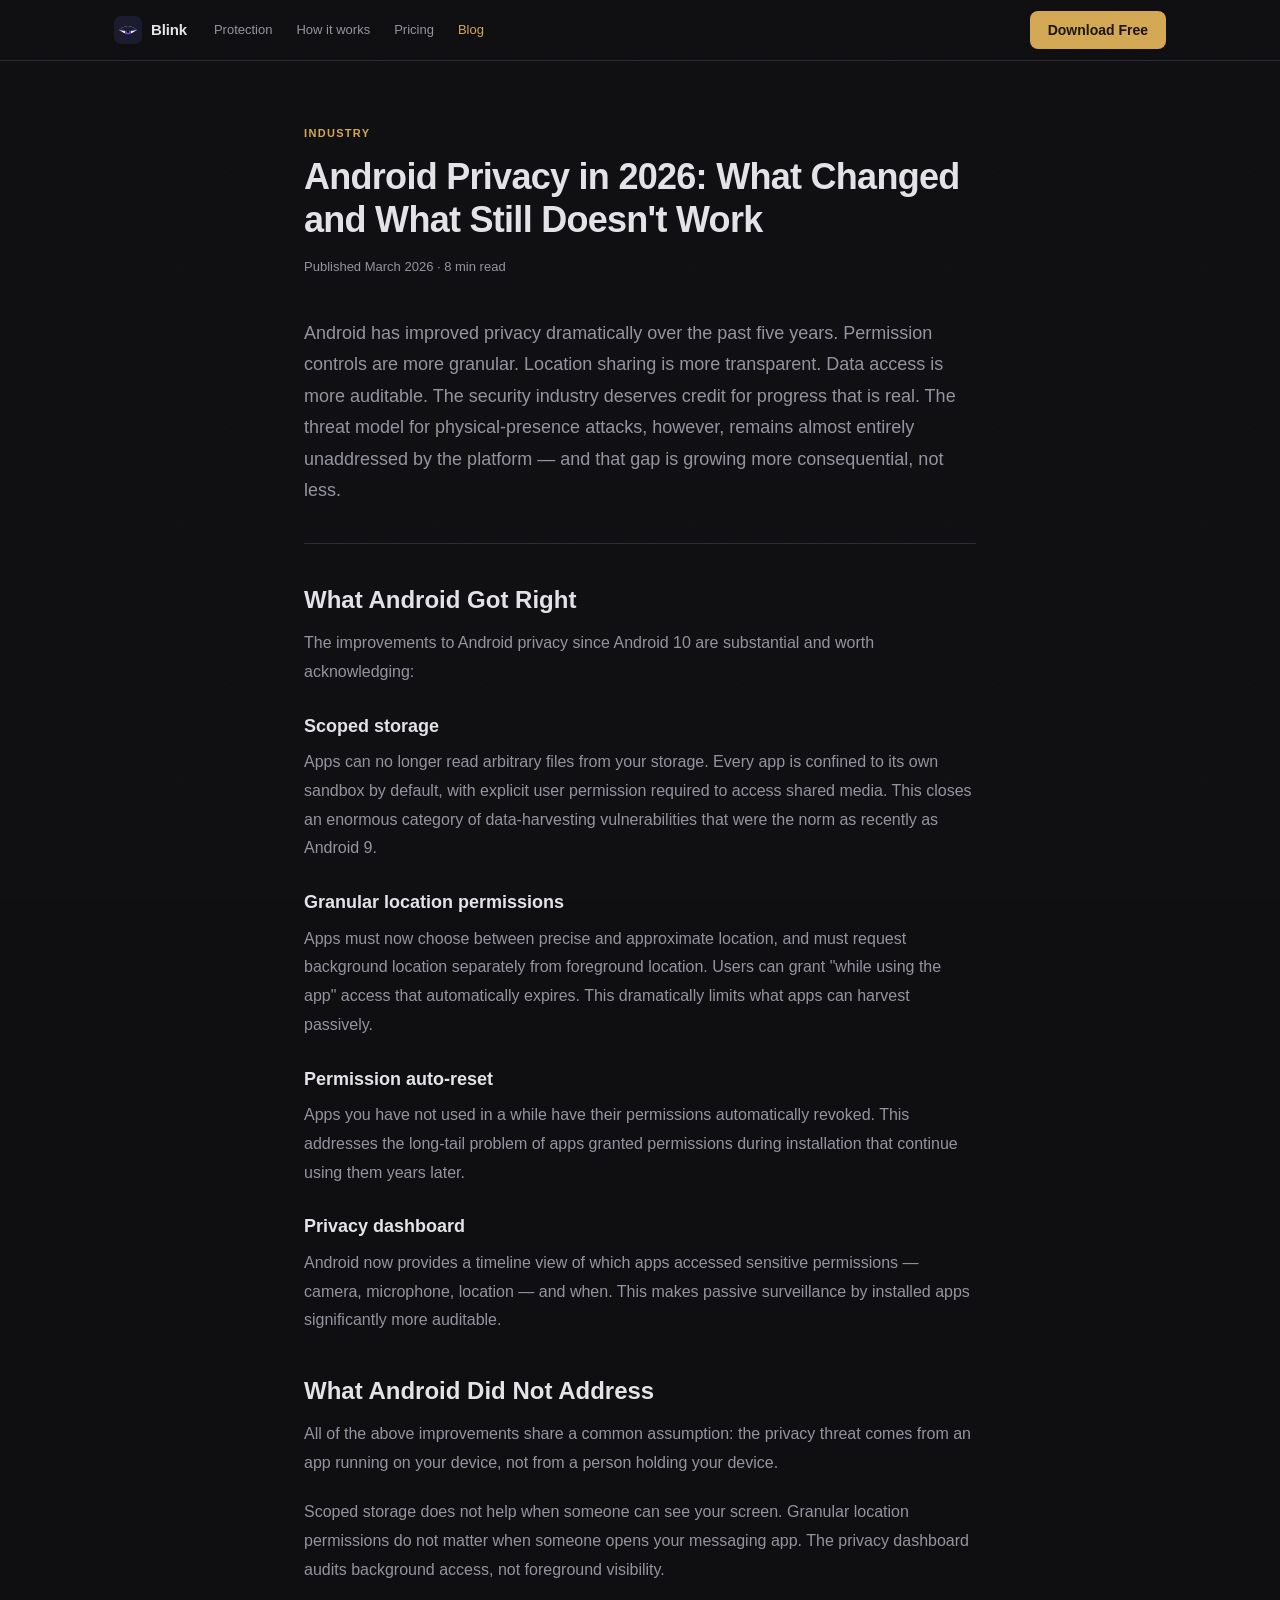
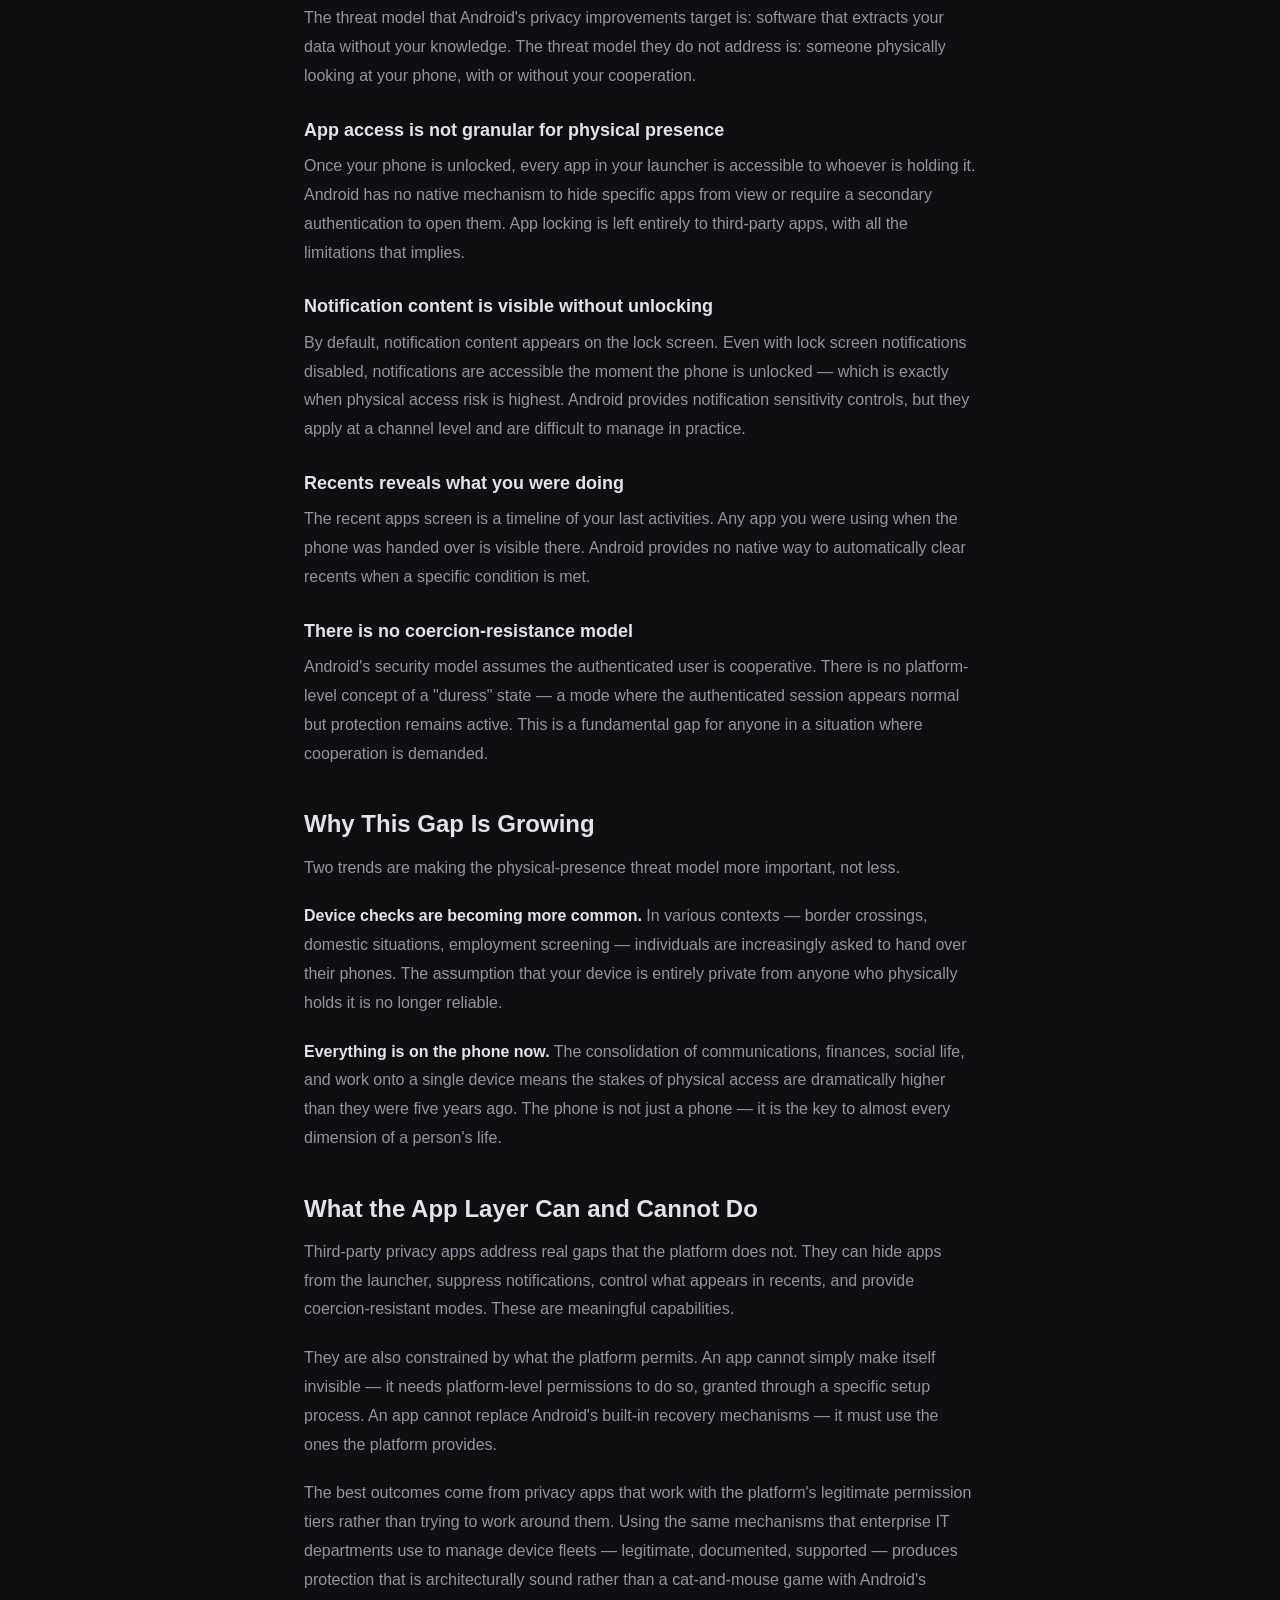
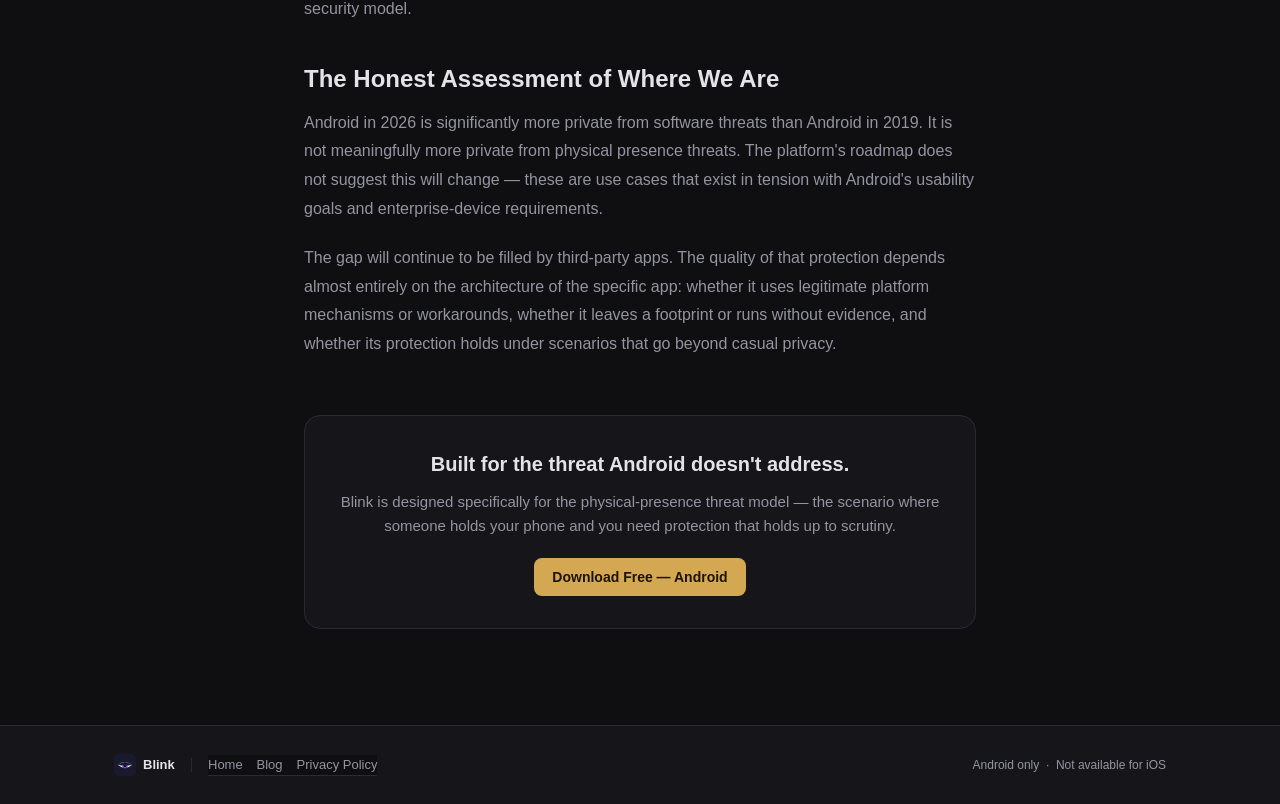
<file: blog/android-privacy-2026.html>
<!DOCTYPE html>
<html lang="en">
<head>
  <meta charset="UTF-8" />
  <meta name="viewport" content="width=device-width, initial-scale=1.0" />
  <title>Android Privacy in 2026: What Changed and What Still Doesn't Work | Blink Blog</title>
  <meta name="description" content="Android has improved privacy dramatically over the past few years. The threat model for physical-presence attacks, however, remains almost entirely unaddressed by the platform." />
  <meta name="robots" content="index, follow" />
  <link rel="canonical" href="https://blink.factor-io.com/blog/android-privacy-2026.html" />
  <meta property="og:type" content="article" />
  <meta property="og:url" content="https://blink.factor-io.com/blog/android-privacy-2026.html" />
  <meta property="og:title" content="Android Privacy in 2026: What Changed and What Still Doesn't Work" />
  <meta property="og:description" content="Android has improved privacy dramatically. Physical-presence threats remain almost entirely unaddressed. Here's the current state." />
  <meta property="og:site_name" content="Blink" />
  <meta name="theme-color" content="#0F0F12" />
  <script type="application/ld+json">
  {
    "@context": "https://schema.org",
    "@type": "Article",
    "headline": "Android Privacy in 2026: What Changed and What Still Doesn't Work",
    "description": "Android has improved privacy dramatically over the past few years. The threat model for physical-presence attacks, however, remains almost entirely unaddressed by the platform.",
    "author": { "@type": "Organization", "name": "Blink" },
    "publisher": { "@type": "Organization", "name": "Factor IO" },
    "datePublished": "2026-03-15",
    "url": "https://blink.factor-io.com/blog/android-privacy-2026.html"
  }
  </script>
  <link rel="stylesheet" href="style.css" />
</head>
<body>

<nav role="navigation" aria-label="Main navigation">
  <div class="nav-inner">
    <a href="/" class="nav-logo" aria-label="Blink home">
      <div class="nav-logo-mark">
        <svg xmlns="http://www.w3.org/2000/svg" viewBox="0 0 108 108" width="28" height="28" aria-hidden="true">
          <defs><radialGradient id="g0" cx="54" cy="60" r="12" gradientUnits="userSpaceOnUse"><stop offset="0%" stop-color="#C4B5FD"/><stop offset="100%" stop-color="#4C1D95"/></radialGradient></defs>
          <path fill="#EEF0FF" d="M20,54 Q37,40 54,39 Q71,40 88,54 Q71,68 54,69 Q37,68 20,54 Z"/>
          <path fill="url(#g0)" d="M42,60 A12,12 0,1,0 66,60 A12,12 0,1,0 42,60 Z"/>
          <circle fill="#08081A" cx="54" cy="60" r="5.5"/>
          <circle fill="rgba(255,255,255,0.44)" cx="60" cy="56.5" r="2.5"/>
          <path fill="#1A1A2E" d="M20,54 Q37,40 54,39 Q71,40 88,54 Q71,57 54,58 Q37,57 20,54 Z"/>
        </svg>
      </div>
      <span class="nav-logo-name">Blink</span>
    </a>
    <div class="nav-links">
      <a href="/#protection">Protection</a>
      <a href="/#how-it-works">How it works</a>
      <a href="/#pricing">Pricing</a>
      <a href="/blog/" class="active">Blog</a>
    </div>
    <div class="nav-cta">
      <a href="https://blink.factor-io.com/" class="btn btn-amber btn-sm" rel="noopener">Download Free</a>
    </div>
  </div>
</nav>

<main id="main">
  <article class="article-wrap">
    <p class="article-label">Industry</p>
    <h1>Android Privacy in 2026: What Changed and What Still Doesn't Work</h1>
    <p class="article-meta">Published March 2026 · 8 min read</p>

    <p class="article-intro">Android has improved privacy dramatically over the past five years. Permission controls are more granular. Location sharing is more transparent. Data access is more auditable. The security industry deserves credit for progress that is real. The threat model for physical-presence attacks, however, remains almost entirely unaddressed by the platform — and that gap is growing more consequential, not less.</p>

    <div class="article-body">

      <h2>What Android Got Right</h2>
      <p>The improvements to Android privacy since Android 10 are substantial and worth acknowledging:</p>

      <h3>Scoped storage</h3>
      <p>Apps can no longer read arbitrary files from your storage. Every app is confined to its own sandbox by default, with explicit user permission required to access shared media. This closes an enormous category of data-harvesting vulnerabilities that were the norm as recently as Android 9.</p>

      <h3>Granular location permissions</h3>
      <p>Apps must now choose between precise and approximate location, and must request background location separately from foreground location. Users can grant "while using the app" access that automatically expires. This dramatically limits what apps can harvest passively.</p>

      <h3>Permission auto-reset</h3>
      <p>Apps you have not used in a while have their permissions automatically revoked. This addresses the long-tail problem of apps granted permissions during installation that continue using them years later.</p>

      <h3>Privacy dashboard</h3>
      <p>Android now provides a timeline view of which apps accessed sensitive permissions — camera, microphone, location — and when. This makes passive surveillance by installed apps significantly more auditable.</p>

      <h2>What Android Did Not Address</h2>
      <p>All of the above improvements share a common assumption: the privacy threat comes from an app running on your device, not from a person holding your device.</p>
      <p>Scoped storage does not help when someone can see your screen. Granular location permissions do not matter when someone opens your messaging app. The privacy dashboard audits background access, not foreground visibility.</p>
      <p>The threat model that Android's privacy improvements target is: software that extracts your data without your knowledge. The threat model they do not address is: someone physically looking at your phone, with or without your cooperation.</p>

      <h3>App access is not granular for physical presence</h3>
      <p>Once your phone is unlocked, every app in your launcher is accessible to whoever is holding it. Android has no native mechanism to hide specific apps from view or require a secondary authentication to open them. App locking is left entirely to third-party apps, with all the limitations that implies.</p>

      <h3>Notification content is visible without unlocking</h3>
      <p>By default, notification content appears on the lock screen. Even with lock screen notifications disabled, notifications are accessible the moment the phone is unlocked — which is exactly when physical access risk is highest. Android provides notification sensitivity controls, but they apply at a channel level and are difficult to manage in practice.</p>

      <h3>Recents reveals what you were doing</h3>
      <p>The recent apps screen is a timeline of your last activities. Any app you were using when the phone was handed over is visible there. Android provides no native way to automatically clear recents when a specific condition is met.</p>

      <h3>There is no coercion-resistance model</h3>
      <p>Android's security model assumes the authenticated user is cooperative. There is no platform-level concept of a "duress" state — a mode where the authenticated session appears normal but protection remains active. This is a fundamental gap for anyone in a situation where cooperation is demanded.</p>

      <h2>Why This Gap Is Growing</h2>
      <p>Two trends are making the physical-presence threat model more important, not less.</p>
      <p><strong>Device checks are becoming more common.</strong> In various contexts — border crossings, domestic situations, employment screening — individuals are increasingly asked to hand over their phones. The assumption that your device is entirely private from anyone who physically holds it is no longer reliable.</p>
      <p><strong>Everything is on the phone now.</strong> The consolidation of communications, finances, social life, and work onto a single device means the stakes of physical access are dramatically higher than they were five years ago. The phone is not just a phone — it is the key to almost every dimension of a person's life.</p>

      <h2>What the App Layer Can and Cannot Do</h2>
      <p>Third-party privacy apps address real gaps that the platform does not. They can hide apps from the launcher, suppress notifications, control what appears in recents, and provide coercion-resistant modes. These are meaningful capabilities.</p>
      <p>They are also constrained by what the platform permits. An app cannot simply make itself invisible — it needs platform-level permissions to do so, granted through a specific setup process. An app cannot replace Android's built-in recovery mechanisms — it must use the ones the platform provides.</p>
      <p>The best outcomes come from privacy apps that work with the platform's legitimate permission tiers rather than trying to work around them. Using the same mechanisms that enterprise IT departments use to manage device fleets — legitimate, documented, supported — produces protection that is architecturally sound rather than a cat-and-mouse game with Android's security model.</p>

      <h2>The Honest Assessment of Where We Are</h2>
      <p>Android in 2026 is significantly more private from software threats than Android in 2019. It is not meaningfully more private from physical presence threats. The platform's roadmap does not suggest this will change — these are use cases that exist in tension with Android's usability goals and enterprise-device requirements.</p>
      <p>The gap will continue to be filled by third-party apps. The quality of that protection depends almost entirely on the architecture of the specific app: whether it uses legitimate platform mechanisms or workarounds, whether it leaves a footprint or runs without evidence, and whether its protection holds under scenarios that go beyond casual privacy.</p>

    </div>

    <div class="article-cta">
      <h3>Built for the threat Android doesn't address.</h3>
      <p>Blink is designed specifically for the physical-presence threat model — the scenario where someone holds your phone and you need protection that holds up to scrutiny.</p>
      <a href="https://blink.factor-io.com/" class="btn btn-amber btn-sm" rel="noopener">Download Free — Android</a>
    </div>
  </article>
</main>

<footer>
  <div class="footer-inner">
    <div class="ft-logo">
      <div class="ft-logo-mark">
        <svg xmlns="http://www.w3.org/2000/svg" viewBox="0 0 108 108" width="22" height="22" aria-hidden="true">
          <defs><radialGradient id="gf" cx="54" cy="60" r="12" gradientUnits="userSpaceOnUse"><stop offset="0%" stop-color="#C4B5FD"/><stop offset="100%" stop-color="#4C1D95"/></radialGradient></defs>
          <path fill="#EEF0FF" d="M20,54 Q37,40 54,39 Q71,40 88,54 Q71,68 54,69 Q37,68 20,54 Z"/>
          <path fill="url(#gf)" d="M42,60 A12,12 0,1,0 66,60 A12,12 0,1,0 42,60 Z"/>
          <circle fill="#08081A" cx="54" cy="60" r="5.5"/>
          <path fill="#1A1A2E" d="M20,54 Q37,40 54,39 Q71,40 88,54 Q71,57 54,58 Q37,57 20,54 Z"/>
        </svg>
      </div>
      <span class="ft-logo-name">Blink</span>
    </div>
    <div class="ft-divider" aria-hidden="true"></div>
    <nav class="ft-links" aria-label="Footer links">
      <a href="/">Home</a>
      <a href="/blog/">Blog</a>
      <a href="/privacy-policy.html">Privacy Policy</a>
    </nav>
    <div class="ft-copy">Android only &nbsp;&middot;&nbsp; Not available for iOS</div>
  </div>
</footer>

</body>
</html>
</file>
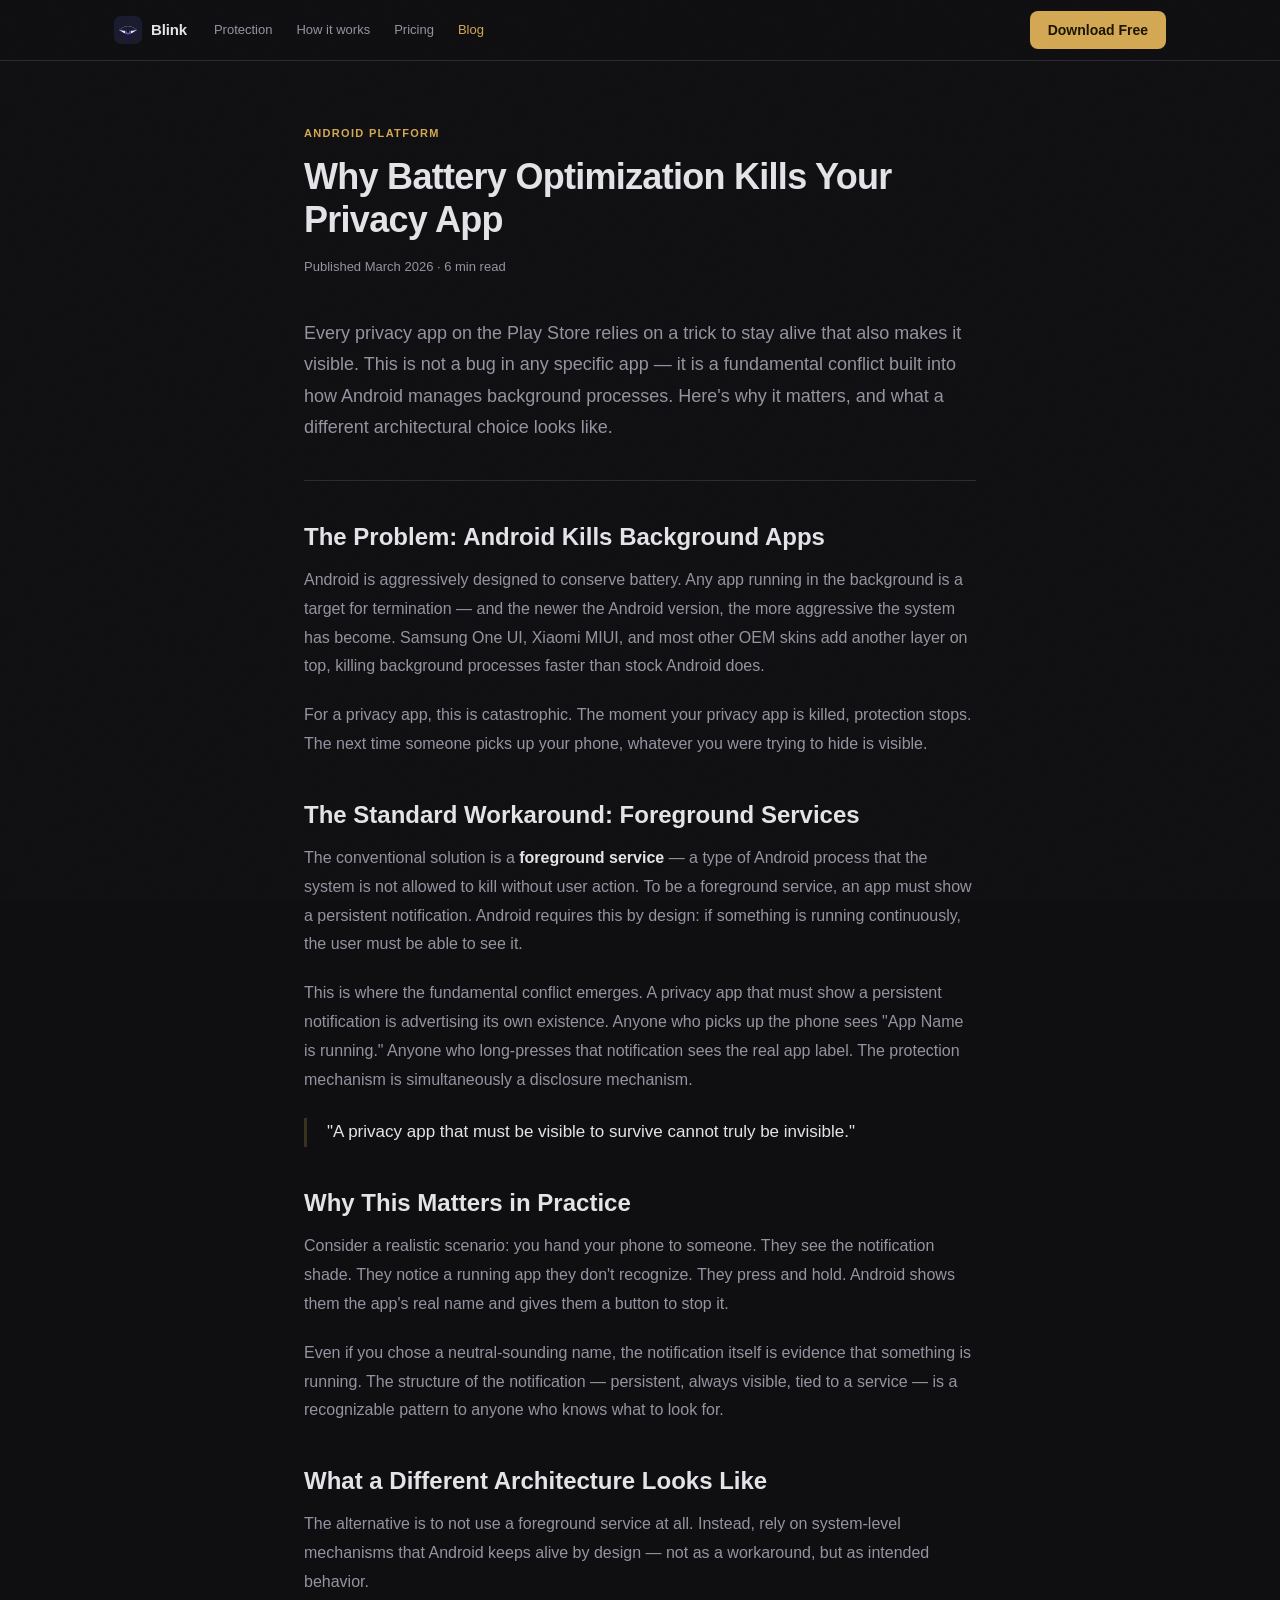
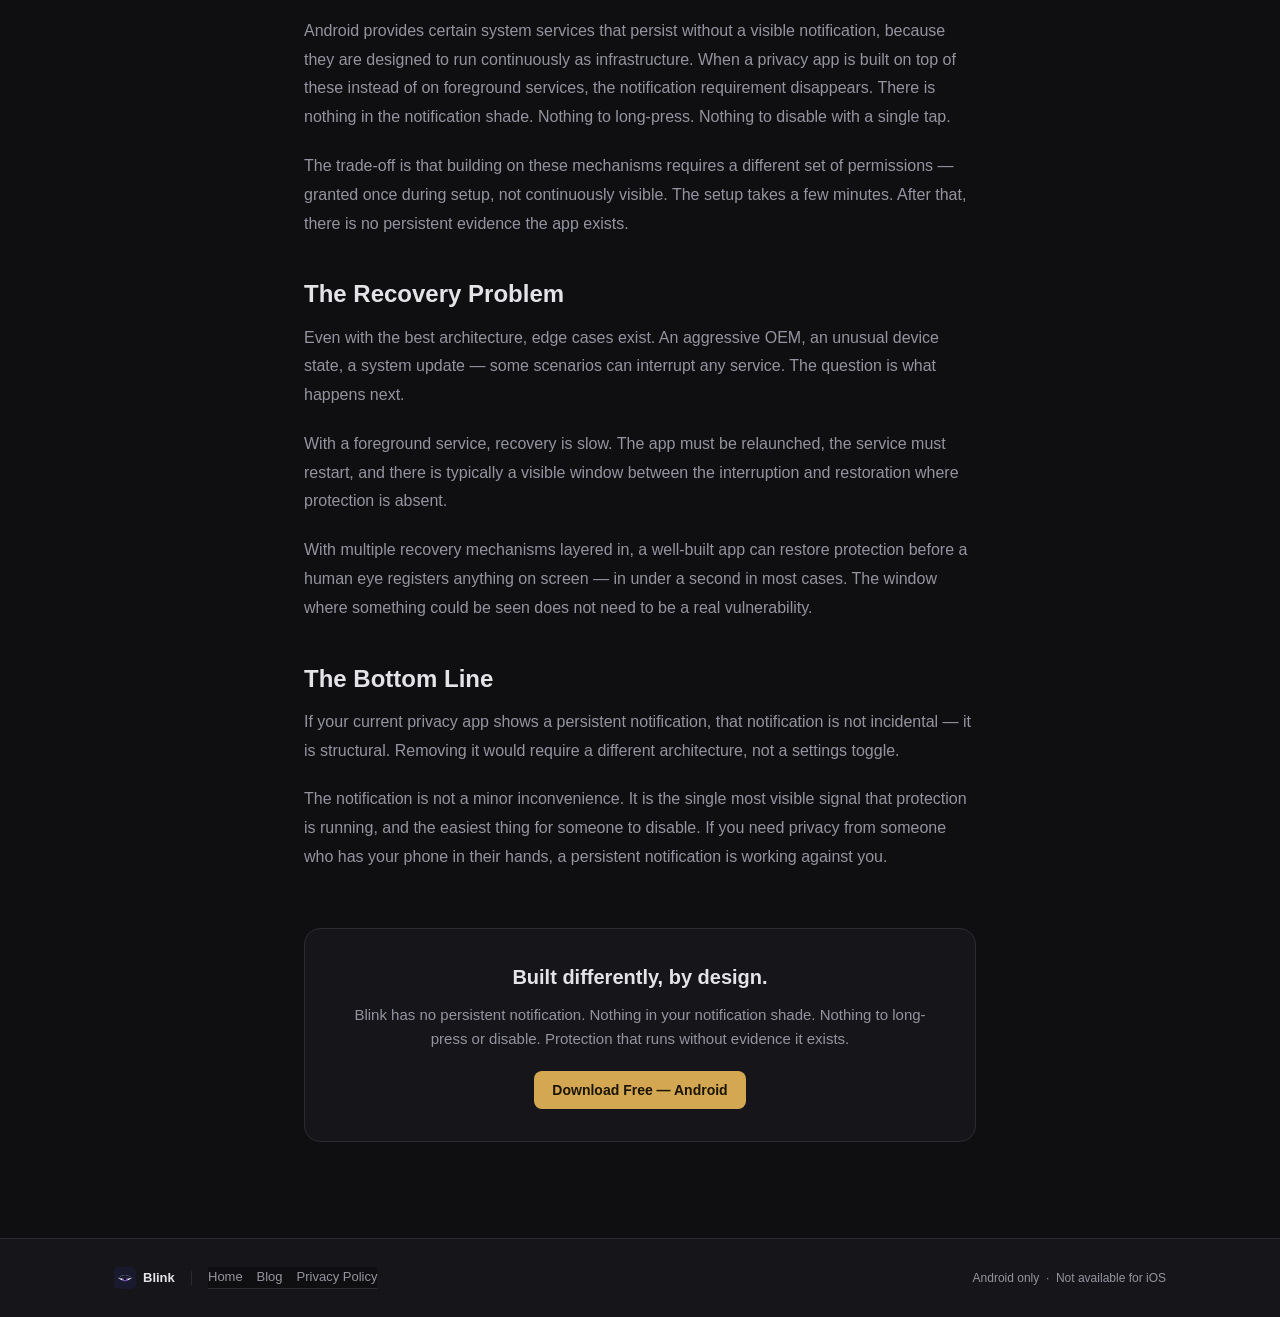
<file: blog/battery-optimization.html>
<!DOCTYPE html>
<html lang="en">
<head>
  <meta charset="UTF-8" />
  <meta name="viewport" content="width=device-width, initial-scale=1.0" />
  <title>Why Battery Optimization Kills Your Privacy App | Blink Blog</title>
  <meta name="description" content="Every privacy app on the Play Store relies on a trick to stay alive that also makes it visible. Here's why that's a fundamental design flaw, and what the alternative looks like." />
  <meta name="robots" content="index, follow" />
  <link rel="canonical" href="https://blink.factor-io.com/blog/battery-optimization.html" />
  <meta property="og:type" content="article" />
  <meta property="og:url" content="https://blink.factor-io.com/blog/battery-optimization.html" />
  <meta property="og:title" content="Why Battery Optimization Kills Your Privacy App" />
  <meta property="og:description" content="Every privacy app on the Play Store relies on a trick to stay alive that also makes it visible. Here's the fundamental design flaw — and the alternative." />
  <meta property="og:site_name" content="Blink" />
  <meta name="theme-color" content="#0F0F12" />
  <script type="application/ld+json">
  {
    "@context": "https://schema.org",
    "@type": "Article",
    "headline": "Why Battery Optimization Kills Your Privacy App",
    "description": "Every privacy app on the Play Store relies on a trick to stay alive that also makes it visible. Here's why that's a fundamental design flaw, and what the alternative looks like.",
    "author": { "@type": "Organization", "name": "Blink" },
    "publisher": { "@type": "Organization", "name": "Factor IO" },
    "datePublished": "2026-03-15",
    "url": "https://blink.factor-io.com/blog/battery-optimization.html"
  }
  </script>
  <link rel="stylesheet" href="style.css" />
</head>
<body>

<nav role="navigation" aria-label="Main navigation">
  <div class="nav-inner">
    <a href="/" class="nav-logo" aria-label="Blink home">
      <div class="nav-logo-mark">
        <svg xmlns="http://www.w3.org/2000/svg" viewBox="0 0 108 108" width="28" height="28" aria-hidden="true">
          <defs><radialGradient id="g0" cx="54" cy="60" r="12" gradientUnits="userSpaceOnUse"><stop offset="0%" stop-color="#C4B5FD"/><stop offset="100%" stop-color="#4C1D95"/></radialGradient></defs>
          <path fill="#EEF0FF" d="M20,54 Q37,40 54,39 Q71,40 88,54 Q71,68 54,69 Q37,68 20,54 Z"/>
          <path fill="url(#g0)" d="M42,60 A12,12 0,1,0 66,60 A12,12 0,1,0 42,60 Z"/>
          <circle fill="#08081A" cx="54" cy="60" r="5.5"/>
          <circle fill="rgba(255,255,255,0.44)" cx="60" cy="56.5" r="2.5"/>
          <path fill="#1A1A2E" d="M20,54 Q37,40 54,39 Q71,40 88,54 Q71,57 54,58 Q37,57 20,54 Z"/>
        </svg>
      </div>
      <span class="nav-logo-name">Blink</span>
    </a>
    <div class="nav-links">
      <a href="/#protection">Protection</a>
      <a href="/#how-it-works">How it works</a>
      <a href="/#pricing">Pricing</a>
      <a href="/blog/" class="active">Blog</a>
    </div>
    <div class="nav-cta">
      <a href="https://blink.factor-io.com/" class="btn btn-amber btn-sm" rel="noopener">Download Free</a>
    </div>
  </div>
</nav>

<main id="main">
  <article class="article-wrap">
    <p class="article-label">Android Platform</p>
    <h1>Why Battery Optimization Kills Your Privacy App</h1>
    <p class="article-meta">Published March 2026 · 6 min read</p>

    <p class="article-intro">Every privacy app on the Play Store relies on a trick to stay alive that also makes it visible. This is not a bug in any specific app — it is a fundamental conflict built into how Android manages background processes. Here's why it matters, and what a different architectural choice looks like.</p>

    <div class="article-body">

      <h2>The Problem: Android Kills Background Apps</h2>
      <p>Android is aggressively designed to conserve battery. Any app running in the background is a target for termination — and the newer the Android version, the more aggressive the system has become. Samsung One UI, Xiaomi MIUI, and most other OEM skins add another layer on top, killing background processes faster than stock Android does.</p>
      <p>For a privacy app, this is catastrophic. The moment your privacy app is killed, protection stops. The next time someone picks up your phone, whatever you were trying to hide is visible.</p>

      <h2>The Standard Workaround: Foreground Services</h2>
      <p>The conventional solution is a <strong>foreground service</strong> — a type of Android process that the system is not allowed to kill without user action. To be a foreground service, an app must show a persistent notification. Android requires this by design: if something is running continuously, the user must be able to see it.</p>
      <p>This is where the fundamental conflict emerges. A privacy app that must show a persistent notification is advertising its own existence. Anyone who picks up the phone sees "App Name is running." Anyone who long-presses that notification sees the real app label. The protection mechanism is simultaneously a disclosure mechanism.</p>

      <blockquote>"A privacy app that must be visible to survive cannot truly be invisible."</blockquote>

      <h2>Why This Matters in Practice</h2>
      <p>Consider a realistic scenario: you hand your phone to someone. They see the notification shade. They notice a running app they don't recognize. They press and hold. Android shows them the app's real name and gives them a button to stop it.</p>
      <p>Even if you chose a neutral-sounding name, the notification itself is evidence that something is running. The structure of the notification — persistent, always visible, tied to a service — is a recognizable pattern to anyone who knows what to look for.</p>

      <h2>What a Different Architecture Looks Like</h2>
      <p>The alternative is to not use a foreground service at all. Instead, rely on system-level mechanisms that Android keeps alive by design — not as a workaround, but as intended behavior.</p>
      <p>Android provides certain system services that persist without a visible notification, because they are designed to run continuously as infrastructure. When a privacy app is built on top of these instead of on foreground services, the notification requirement disappears. There is nothing in the notification shade. Nothing to long-press. Nothing to disable with a single tap.</p>
      <p>The trade-off is that building on these mechanisms requires a different set of permissions — granted once during setup, not continuously visible. The setup takes a few minutes. After that, there is no persistent evidence the app exists.</p>

      <h2>The Recovery Problem</h2>
      <p>Even with the best architecture, edge cases exist. An aggressive OEM, an unusual device state, a system update — some scenarios can interrupt any service. The question is what happens next.</p>
      <p>With a foreground service, recovery is slow. The app must be relaunched, the service must restart, and there is typically a visible window between the interruption and restoration where protection is absent.</p>
      <p>With multiple recovery mechanisms layered in, a well-built app can restore protection before a human eye registers anything on screen — in under a second in most cases. The window where something could be seen does not need to be a real vulnerability.</p>

      <h2>The Bottom Line</h2>
      <p>If your current privacy app shows a persistent notification, that notification is not incidental — it is structural. Removing it would require a different architecture, not a settings toggle.</p>
      <p>The notification is not a minor inconvenience. It is the single most visible signal that protection is running, and the easiest thing for someone to disable. If you need privacy from someone who has your phone in their hands, a persistent notification is working against you.</p>

    </div>

    <div class="article-cta">
      <h3>Built differently, by design.</h3>
      <p>Blink has no persistent notification. Nothing in your notification shade. Nothing to long-press or disable. Protection that runs without evidence it exists.</p>
      <a href="https://blink.factor-io.com/" class="btn btn-amber btn-sm" rel="noopener">Download Free — Android</a>
    </div>
  </article>
</main>

<footer>
  <div class="footer-inner">
    <div class="ft-logo">
      <div class="ft-logo-mark">
        <svg xmlns="http://www.w3.org/2000/svg" viewBox="0 0 108 108" width="22" height="22" aria-hidden="true">
          <defs><radialGradient id="gf" cx="54" cy="60" r="12" gradientUnits="userSpaceOnUse"><stop offset="0%" stop-color="#C4B5FD"/><stop offset="100%" stop-color="#4C1D95"/></radialGradient></defs>
          <path fill="#EEF0FF" d="M20,54 Q37,40 54,39 Q71,40 88,54 Q71,68 54,69 Q37,68 20,54 Z"/>
          <path fill="url(#gf)" d="M42,60 A12,12 0,1,0 66,60 A12,12 0,1,0 42,60 Z"/>
          <circle fill="#08081A" cx="54" cy="60" r="5.5"/>
          <path fill="#1A1A2E" d="M20,54 Q37,40 54,39 Q71,40 88,54 Q71,57 54,58 Q37,57 20,54 Z"/>
        </svg>
      </div>
      <span class="ft-logo-name">Blink</span>
    </div>
    <div class="ft-divider" aria-hidden="true"></div>
    <nav class="ft-links" aria-label="Footer links">
      <a href="/">Home</a>
      <a href="/blog/">Blog</a>
      <a href="/privacy-policy.html">Privacy Policy</a>
    </nav>
    <div class="ft-copy">Android only &nbsp;&middot;&nbsp; Not available for iOS</div>
  </div>
</footer>

</body>
</html>
</file>
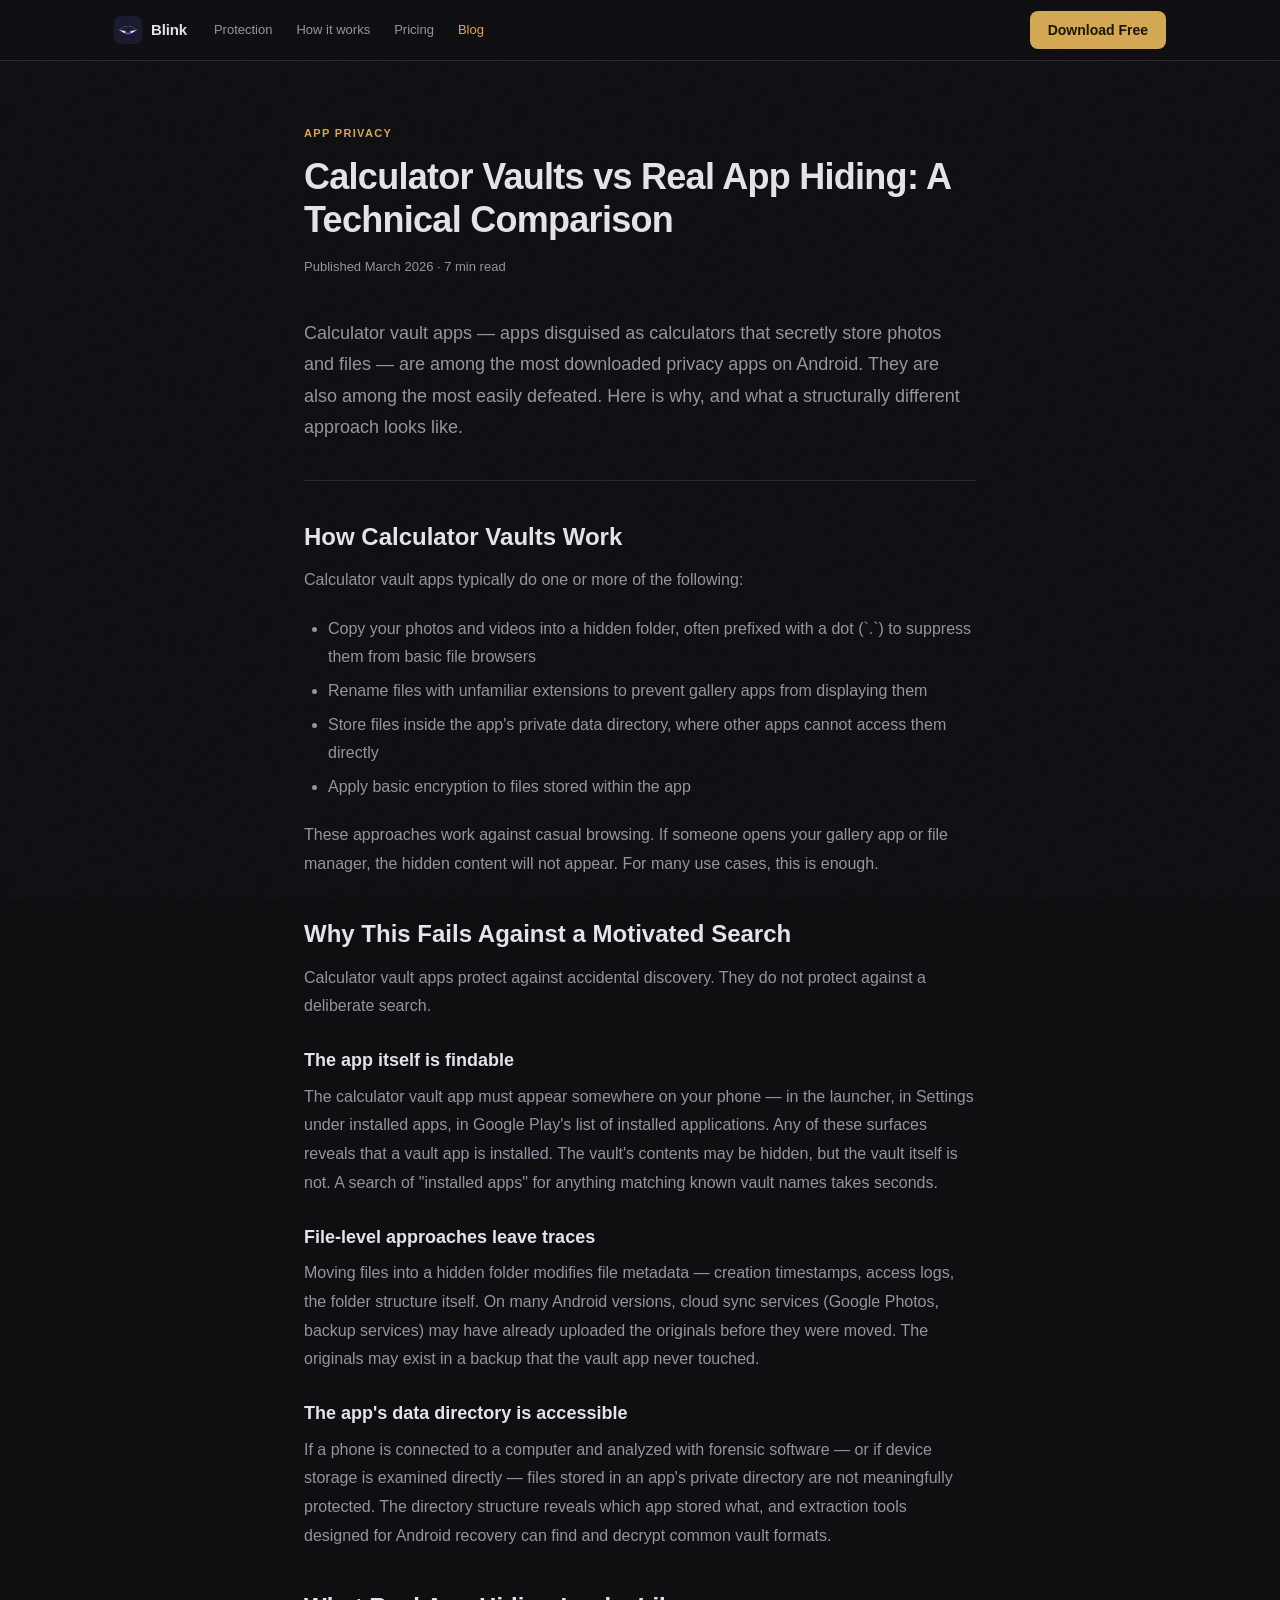
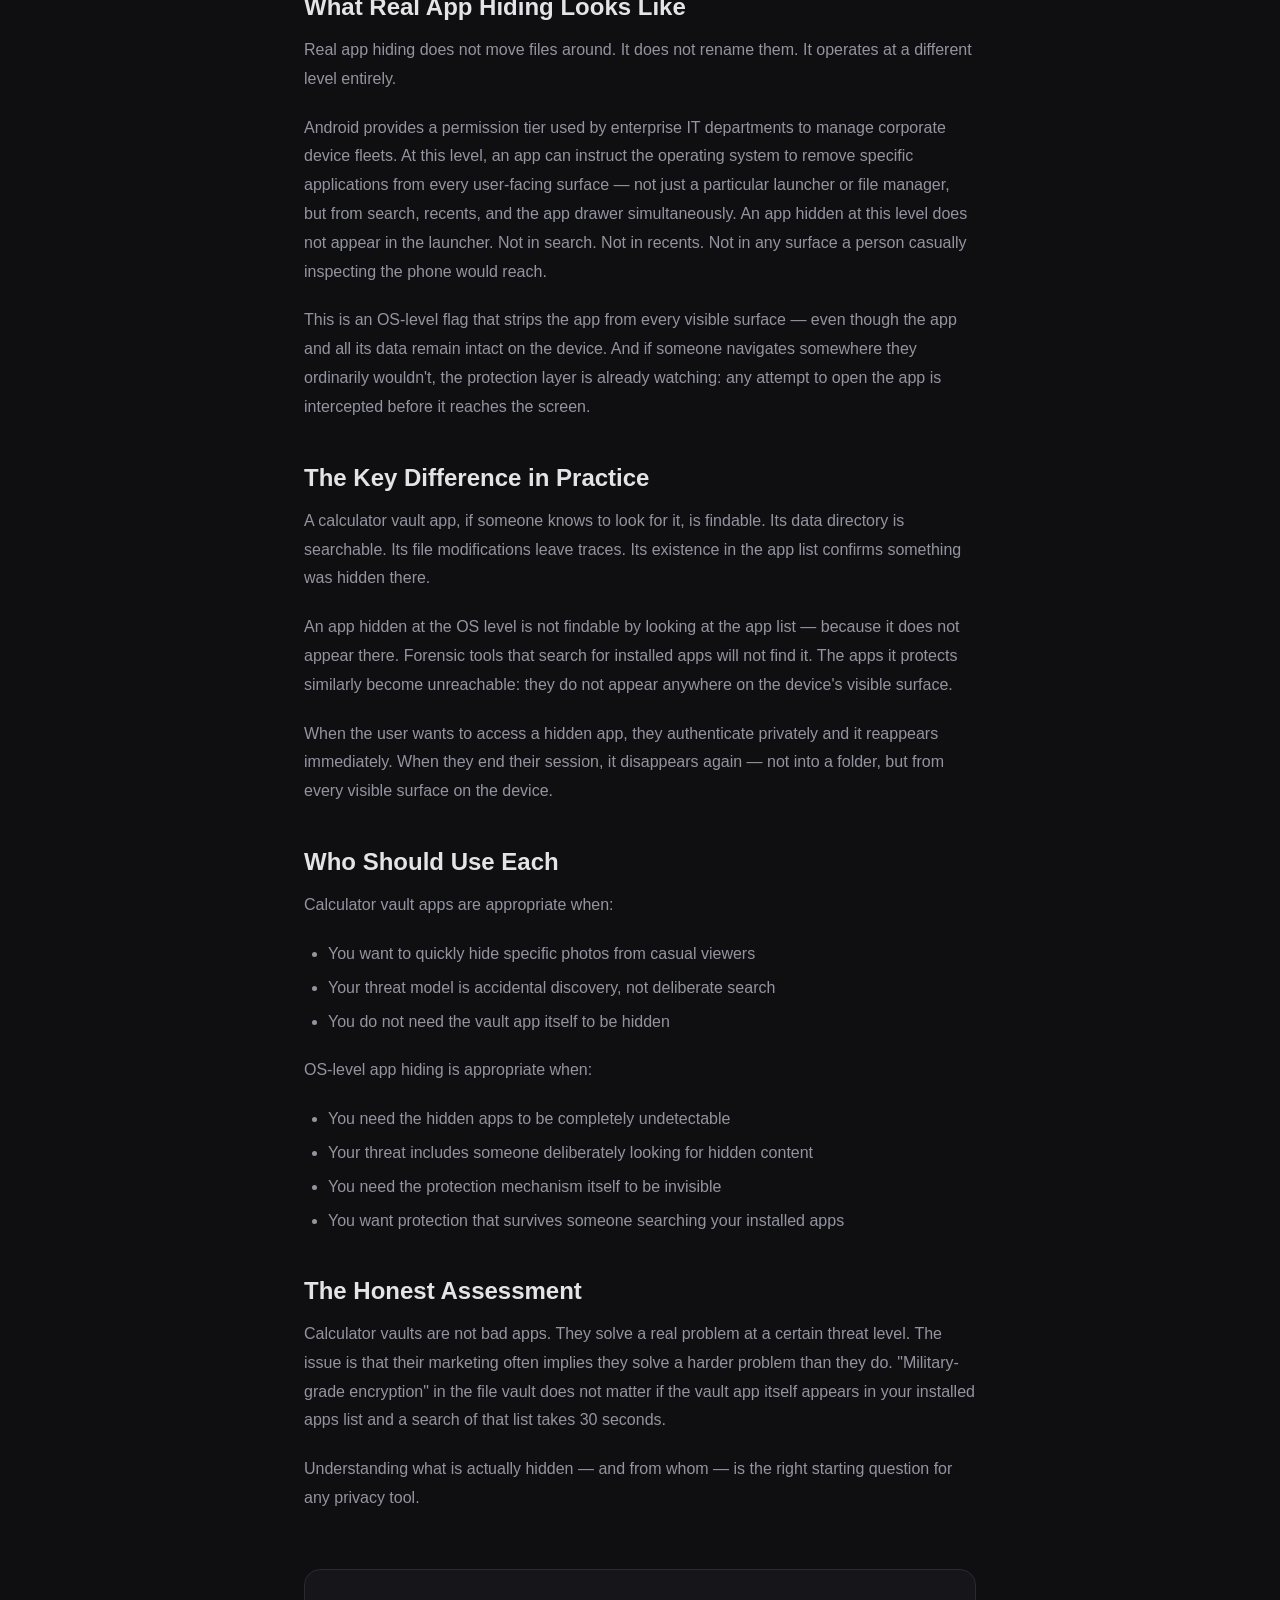
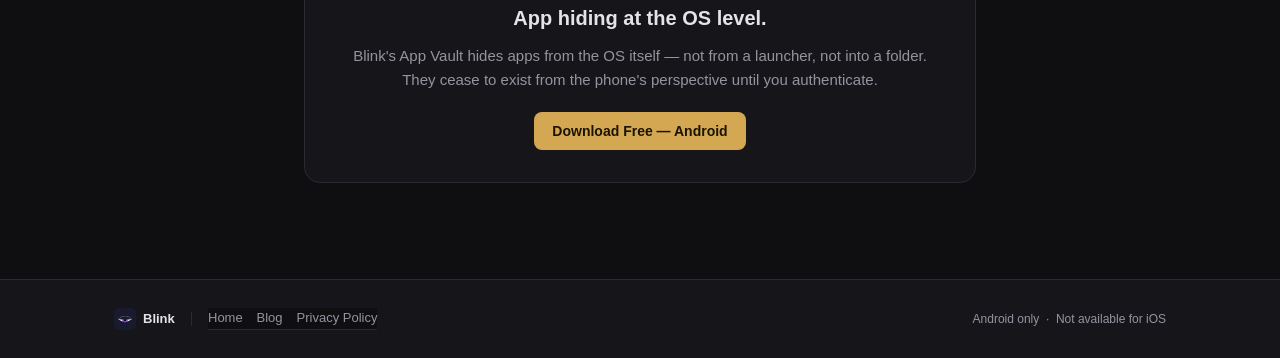
<file: blog/calculator-vaults-vs-hiding.html>
<!DOCTYPE html>
<html lang="en">
<head>
  <meta charset="UTF-8" />
  <meta name="viewport" content="width=device-width, initial-scale=1.0" />
  <title>Calculator Vaults vs Real App Hiding: A Technical Comparison | Blink Blog</title>
  <meta name="description" content="Popular calculator vault apps rename your files and tuck them in folders. Forensic recovery tools find them in seconds. Here's what real app hiding looks like." />
  <meta name="robots" content="index, follow" />
  <link rel="canonical" href="https://blink.factor-io.com/blog/calculator-vaults-vs-hiding.html" />
  <meta property="og:type" content="article" />
  <meta property="og:url" content="https://blink.factor-io.com/blog/calculator-vaults-vs-hiding.html" />
  <meta property="og:title" content="Calculator Vaults vs Real App Hiding: A Technical Comparison" />
  <meta property="og:description" content="Calculator vault apps move files to hidden folders. Forensic tools find them in seconds. Real hiding is architecturally different." />
  <meta property="og:site_name" content="Blink" />
  <meta name="theme-color" content="#0F0F12" />
  <script type="application/ld+json">
  {
    "@context": "https://schema.org",
    "@type": "Article",
    "headline": "Calculator Vaults vs Real App Hiding: A Technical Comparison",
    "description": "Popular calculator vault apps rename your files and tuck them in folders. Forensic recovery tools find them in seconds. Here is what real app hiding looks like and why the architecture matters.",
    "author": { "@type": "Organization", "name": "Blink" },
    "publisher": { "@type": "Organization", "name": "Factor IO" },
    "datePublished": "2026-03-15",
    "url": "https://blink.factor-io.com/blog/calculator-vaults-vs-hiding.html"
  }
  </script>
  <link rel="stylesheet" href="style.css" />
</head>
<body>

<nav role="navigation" aria-label="Main navigation">
  <div class="nav-inner">
    <a href="/" class="nav-logo" aria-label="Blink home">
      <div class="nav-logo-mark">
        <svg xmlns="http://www.w3.org/2000/svg" viewBox="0 0 108 108" width="28" height="28" aria-hidden="true">
          <defs><radialGradient id="g0" cx="54" cy="60" r="12" gradientUnits="userSpaceOnUse"><stop offset="0%" stop-color="#C4B5FD"/><stop offset="100%" stop-color="#4C1D95"/></radialGradient></defs>
          <path fill="#EEF0FF" d="M20,54 Q37,40 54,39 Q71,40 88,54 Q71,68 54,69 Q37,68 20,54 Z"/>
          <path fill="url(#g0)" d="M42,60 A12,12 0,1,0 66,60 A12,12 0,1,0 42,60 Z"/>
          <circle fill="#08081A" cx="54" cy="60" r="5.5"/>
          <circle fill="rgba(255,255,255,0.44)" cx="60" cy="56.5" r="2.5"/>
          <path fill="#1A1A2E" d="M20,54 Q37,40 54,39 Q71,40 88,54 Q71,57 54,58 Q37,57 20,54 Z"/>
        </svg>
      </div>
      <span class="nav-logo-name">Blink</span>
    </a>
    <div class="nav-links">
      <a href="/#protection">Protection</a>
      <a href="/#how-it-works">How it works</a>
      <a href="/#pricing">Pricing</a>
      <a href="/blog/" class="active">Blog</a>
    </div>
    <div class="nav-cta">
      <a href="https://blink.factor-io.com/" class="btn btn-amber btn-sm" rel="noopener">Download Free</a>
    </div>
  </div>
</nav>

<main id="main">
  <article class="article-wrap">
    <p class="article-label">App Privacy</p>
    <h1>Calculator Vaults vs Real App Hiding: A Technical Comparison</h1>
    <p class="article-meta">Published March 2026 · 7 min read</p>

    <p class="article-intro">Calculator vault apps — apps disguised as calculators that secretly store photos and files — are among the most downloaded privacy apps on Android. They are also among the most easily defeated. Here is why, and what a structurally different approach looks like.</p>

    <div class="article-body">

      <h2>How Calculator Vaults Work</h2>
      <p>Calculator vault apps typically do one or more of the following:</p>
      <ul>
        <li>Copy your photos and videos into a hidden folder, often prefixed with a dot (`.`) to suppress them from basic file browsers</li>
        <li>Rename files with unfamiliar extensions to prevent gallery apps from displaying them</li>
        <li>Store files inside the app's private data directory, where other apps cannot access them directly</li>
        <li>Apply basic encryption to files stored within the app</li>
      </ul>
      <p>These approaches work against casual browsing. If someone opens your gallery app or file manager, the hidden content will not appear. For many use cases, this is enough.</p>

      <h2>Why This Fails Against a Motivated Search</h2>
      <p>Calculator vault apps protect against accidental discovery. They do not protect against a deliberate search.</p>

      <h3>The app itself is findable</h3>
      <p>The calculator vault app must appear somewhere on your phone — in the launcher, in Settings under installed apps, in Google Play's list of installed applications. Any of these surfaces reveals that a vault app is installed. The vault's contents may be hidden, but the vault itself is not. A search of "installed apps" for anything matching known vault names takes seconds.</p>

      <h3>File-level approaches leave traces</h3>
      <p>Moving files into a hidden folder modifies file metadata — creation timestamps, access logs, the folder structure itself. On many Android versions, cloud sync services (Google Photos, backup services) may have already uploaded the originals before they were moved. The originals may exist in a backup that the vault app never touched.</p>

      <h3>The app's data directory is accessible</h3>
      <p>If a phone is connected to a computer and analyzed with forensic software — or if device storage is examined directly — files stored in an app's private directory are not meaningfully protected. The directory structure reveals which app stored what, and extraction tools designed for Android recovery can find and decrypt common vault formats.</p>

      <h2>What Real App Hiding Looks Like</h2>
      <p>Real app hiding does not move files around. It does not rename them. It operates at a different level entirely.</p>
      <p>Android provides a permission tier used by enterprise IT departments to manage corporate device fleets. At this level, an app can instruct the operating system to remove specific applications from every user-facing surface — not just a particular launcher or file manager, but from search, recents, and the app drawer simultaneously. An app hidden at this level does not appear in the launcher. Not in search. Not in recents. Not in any surface a person casually inspecting the phone would reach.</p>
      <p>This is an OS-level flag that strips the app from every visible surface — even though the app and all its data remain intact on the device. And if someone navigates somewhere they ordinarily wouldn't, the protection layer is already watching: any attempt to open the app is intercepted before it reaches the screen.</p>

      <h2>The Key Difference in Practice</h2>
      <p>A calculator vault app, if someone knows to look for it, is findable. Its data directory is searchable. Its file modifications leave traces. Its existence in the app list confirms something was hidden there.</p>
      <p>An app hidden at the OS level is not findable by looking at the app list — because it does not appear there. Forensic tools that search for installed apps will not find it. The apps it protects similarly become unreachable: they do not appear anywhere on the device's visible surface.</p>
      <p>When the user wants to access a hidden app, they authenticate privately and it reappears immediately. When they end their session, it disappears again — not into a folder, but from every visible surface on the device.</p>

      <h2>Who Should Use Each</h2>
      <p>Calculator vault apps are appropriate when:</p>
      <ul>
        <li>You want to quickly hide specific photos from casual viewers</li>
        <li>Your threat model is accidental discovery, not deliberate search</li>
        <li>You do not need the vault app itself to be hidden</li>
      </ul>
      <p>OS-level app hiding is appropriate when:</p>
      <ul>
        <li>You need the hidden apps to be completely undetectable</li>
        <li>Your threat includes someone deliberately looking for hidden content</li>
        <li>You need the protection mechanism itself to be invisible</li>
        <li>You want protection that survives someone searching your installed apps</li>
      </ul>

      <h2>The Honest Assessment</h2>
      <p>Calculator vaults are not bad apps. They solve a real problem at a certain threat level. The issue is that their marketing often implies they solve a harder problem than they do. "Military-grade encryption" in the file vault does not matter if the vault app itself appears in your installed apps list and a search of that list takes 30 seconds.</p>
      <p>Understanding what is actually hidden — and from whom — is the right starting question for any privacy tool.</p>

    </div>

    <div class="article-cta">
      <h3>App hiding at the OS level.</h3>
      <p>Blink's App Vault hides apps from the OS itself — not from a launcher, not into a folder. They cease to exist from the phone's perspective until you authenticate.</p>
      <a href="https://blink.factor-io.com/" class="btn btn-amber btn-sm" rel="noopener">Download Free — Android</a>
    </div>
  </article>
</main>

<footer>
  <div class="footer-inner">
    <div class="ft-logo">
      <div class="ft-logo-mark">
        <svg xmlns="http://www.w3.org/2000/svg" viewBox="0 0 108 108" width="22" height="22" aria-hidden="true">
          <defs><radialGradient id="gf" cx="54" cy="60" r="12" gradientUnits="userSpaceOnUse"><stop offset="0%" stop-color="#C4B5FD"/><stop offset="100%" stop-color="#4C1D95"/></radialGradient></defs>
          <path fill="#EEF0FF" d="M20,54 Q37,40 54,39 Q71,40 88,54 Q71,68 54,69 Q37,68 20,54 Z"/>
          <path fill="url(#gf)" d="M42,60 A12,12 0,1,0 66,60 A12,12 0,1,0 42,60 Z"/>
          <circle fill="#08081A" cx="54" cy="60" r="5.5"/>
          <path fill="#1A1A2E" d="M20,54 Q37,40 54,39 Q71,40 88,54 Q71,57 54,58 Q37,57 20,54 Z"/>
        </svg>
      </div>
      <span class="ft-logo-name">Blink</span>
    </div>
    <div class="ft-divider" aria-hidden="true"></div>
    <nav class="ft-links" aria-label="Footer links">
      <a href="/">Home</a>
      <a href="/blog/">Blog</a>
      <a href="/privacy-policy.html">Privacy Policy</a>
    </nav>
    <div class="ft-copy">Android only &nbsp;&middot;&nbsp; Not available for iOS</div>
  </div>
</footer>

</body>
</html>
</file>
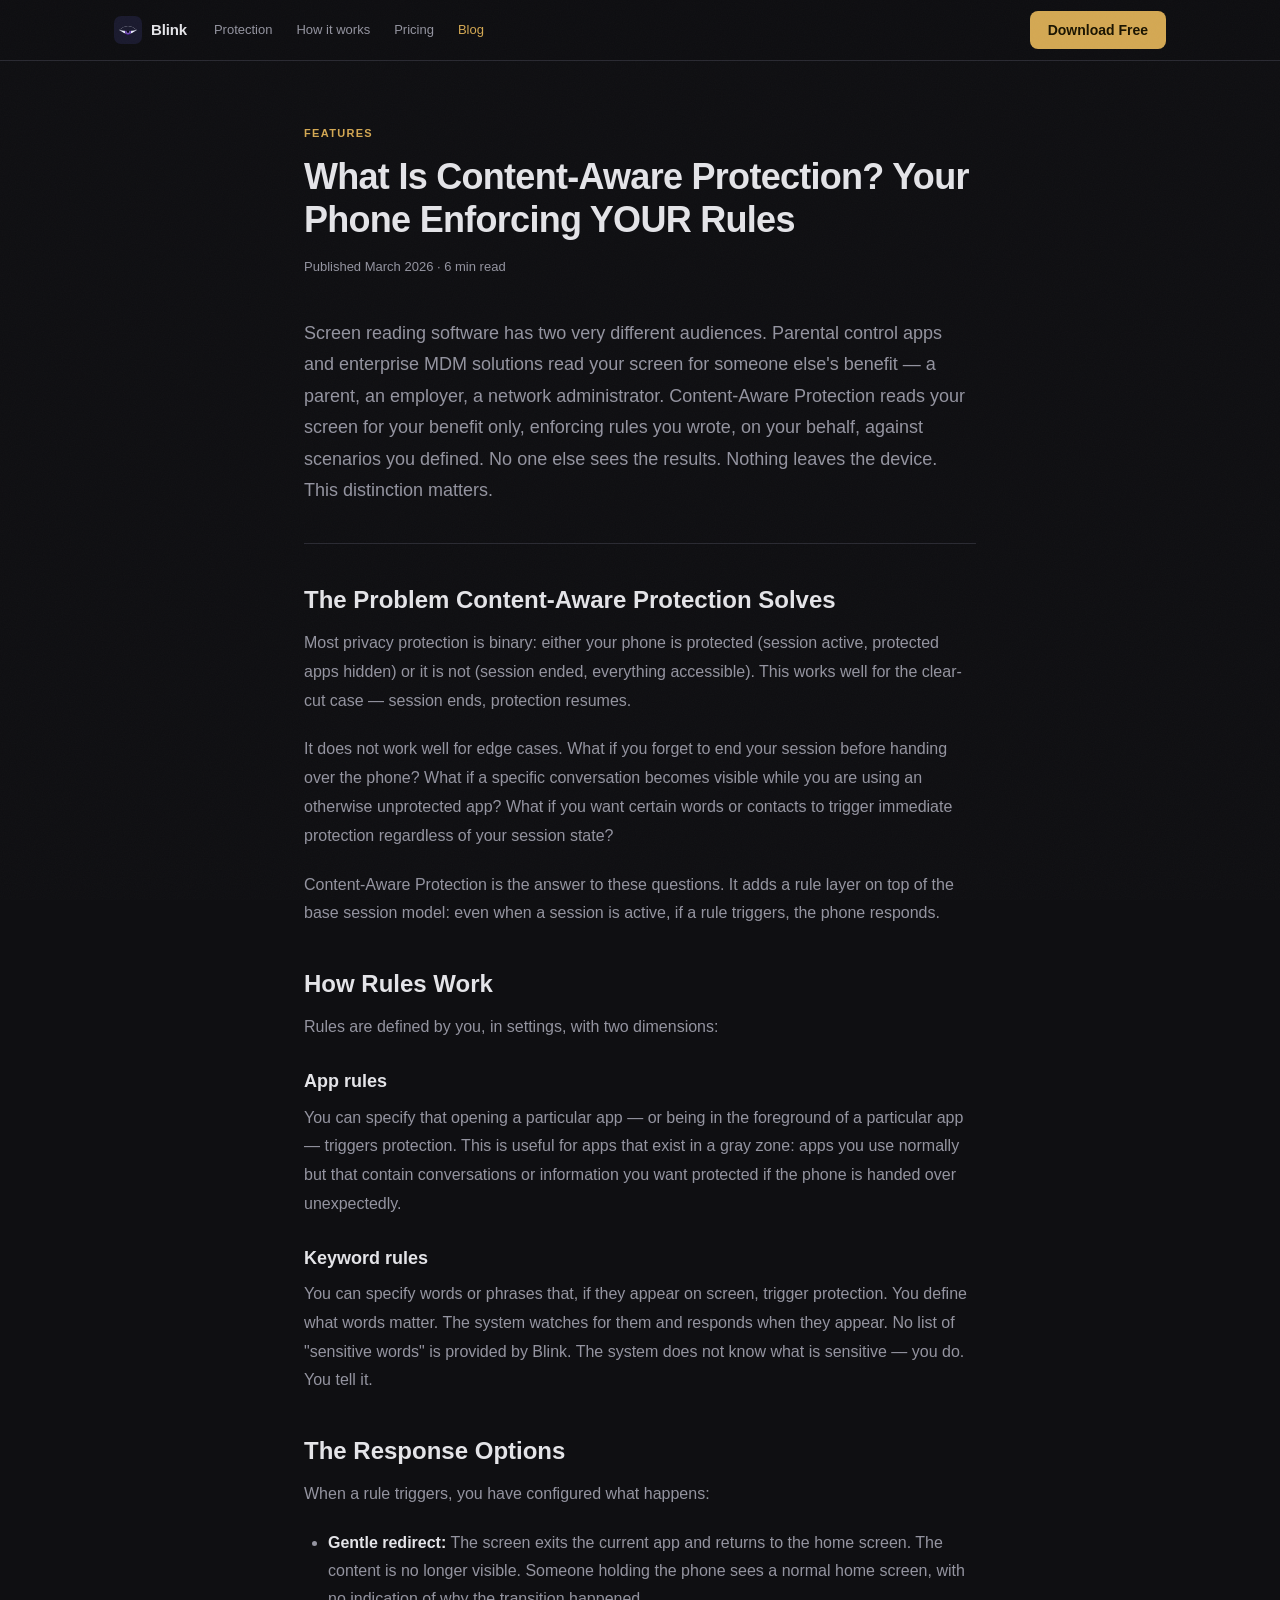
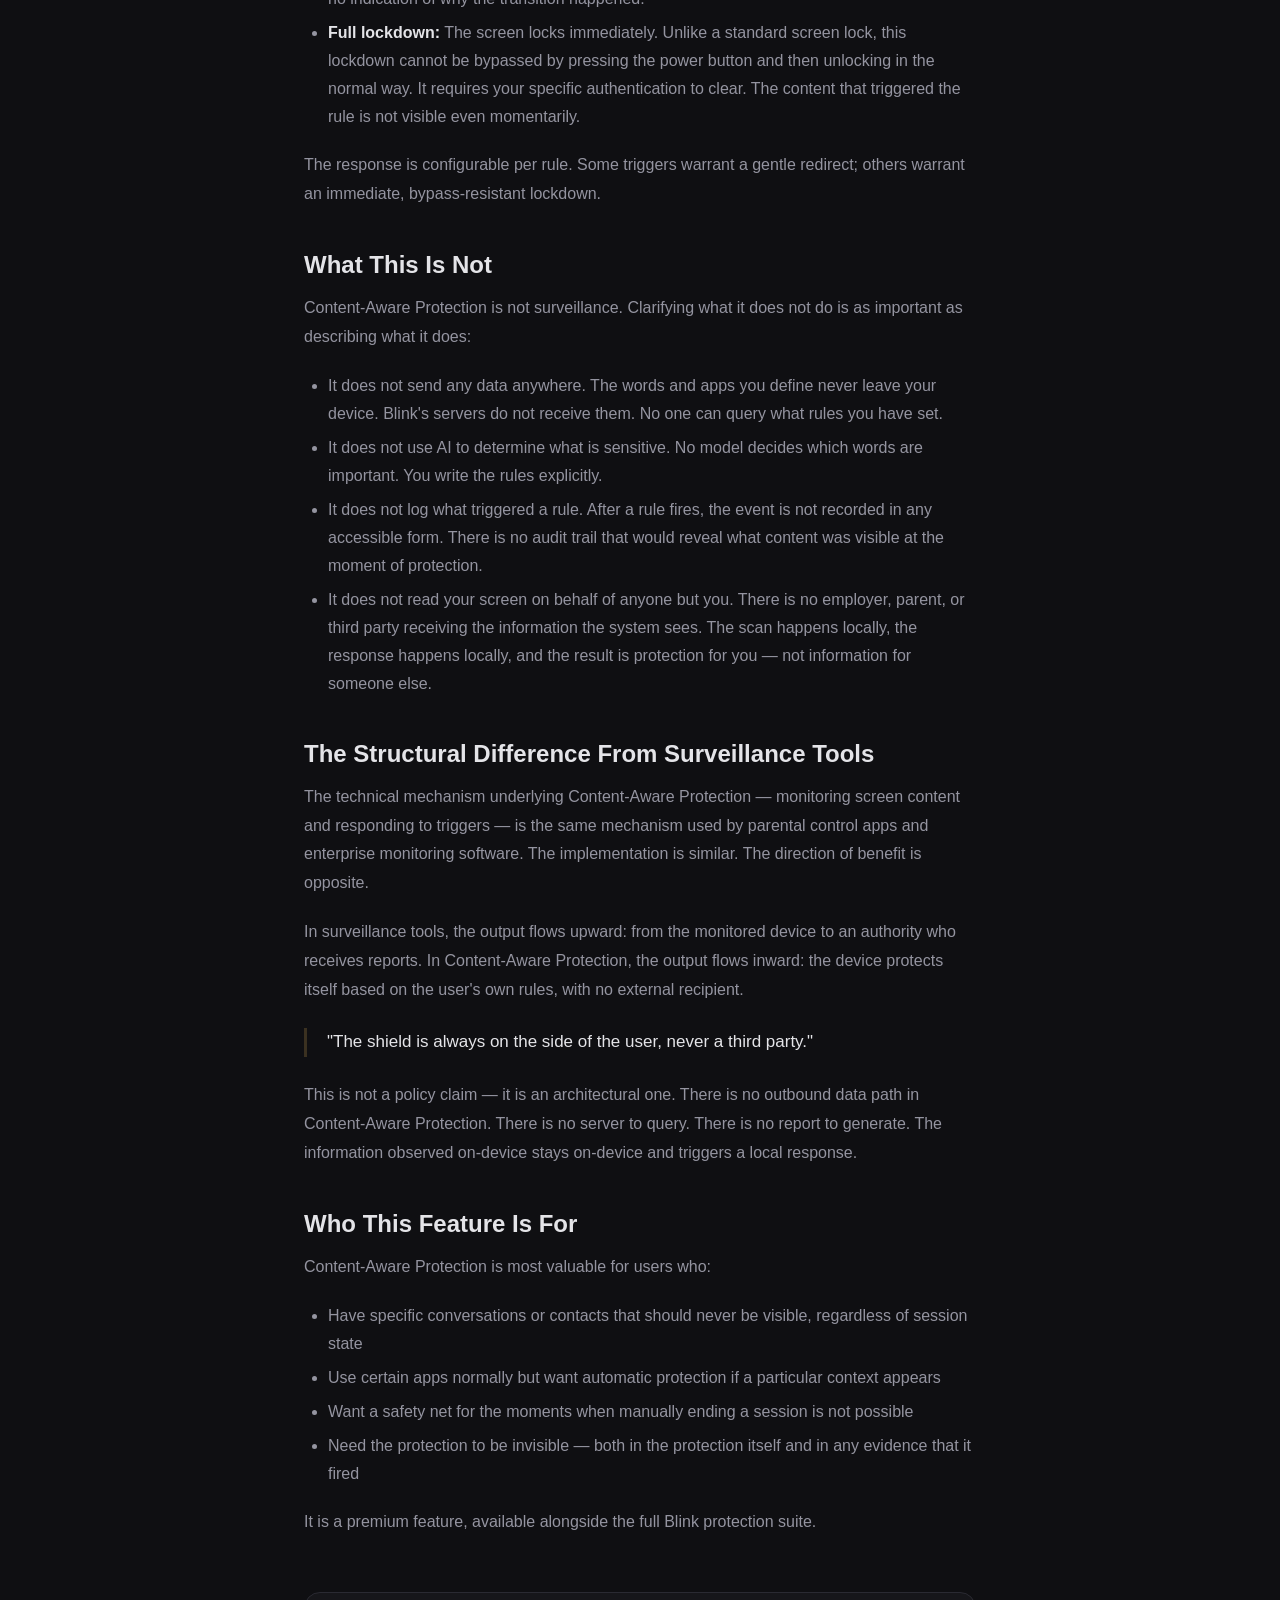
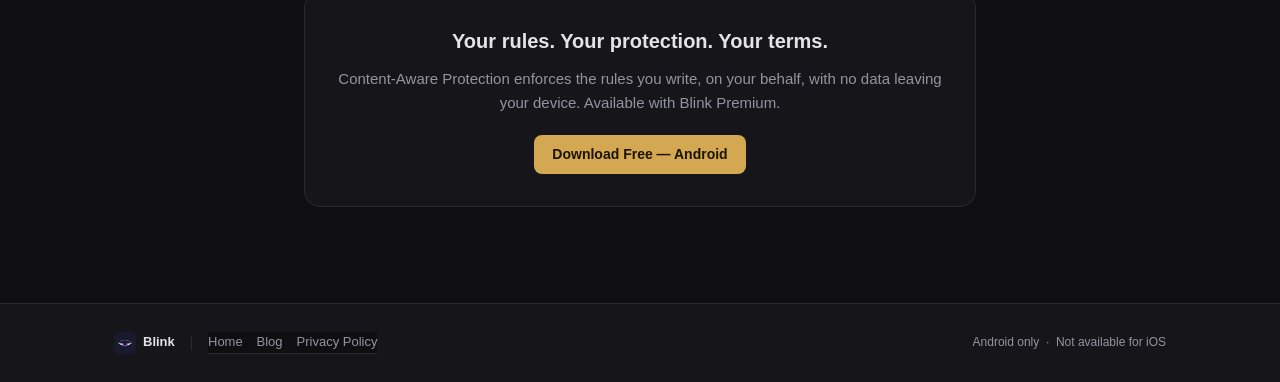
<file: blog/content-aware-protection.html>
<!DOCTYPE html>
<html lang="en">
<head>
  <meta charset="UTF-8" />
  <meta name="viewport" content="width=device-width, initial-scale=1.0" />
  <title>What Is Content-Aware Protection? Your Phone Enforcing YOUR Rules | Blink Blog</title>
  <meta name="description" content="Unlike surveillance tools that read your screen for someone else's benefit, Content-Aware Protection is your phone enforcing rules you define yourself. No AI. No cloud. No third party." />
  <meta name="robots" content="index, follow" />
  <link rel="canonical" href="https://blink.factor-io.com/blog/content-aware-protection.html" />
  <meta property="og:type" content="article" />
  <meta property="og:url" content="https://blink.factor-io.com/blog/content-aware-protection.html" />
  <meta property="og:title" content="What Is Content-Aware Protection? Your Phone Enforcing YOUR Rules" />
  <meta property="og:description" content="Content-Aware Protection is your phone enforcing rules you define. No AI decides what's sensitive. No cloud. No third party. You define what triggers protection — Blink enforces it." />
  <meta property="og:site_name" content="Blink" />
  <meta name="theme-color" content="#0F0F12" />
  <script type="application/ld+json">
  {
    "@context": "https://schema.org",
    "@type": "Article",
    "headline": "What Is Content-Aware Protection? Your Phone Enforcing YOUR Rules",
    "description": "Unlike surveillance tools that read your screen for someone else's benefit, Content-Aware Protection is your phone enforcing rules you define yourself. No AI. No cloud. No third party.",
    "author": { "@type": "Organization", "name": "Blink" },
    "publisher": { "@type": "Organization", "name": "Factor IO" },
    "datePublished": "2026-03-15",
    "url": "https://blink.factor-io.com/blog/content-aware-protection.html"
  }
  </script>
  <link rel="stylesheet" href="style.css" />
</head>
<body>

<nav role="navigation" aria-label="Main navigation">
  <div class="nav-inner">
    <a href="/" class="nav-logo" aria-label="Blink home">
      <div class="nav-logo-mark">
        <svg xmlns="http://www.w3.org/2000/svg" viewBox="0 0 108 108" width="28" height="28" aria-hidden="true">
          <defs><radialGradient id="g0" cx="54" cy="60" r="12" gradientUnits="userSpaceOnUse"><stop offset="0%" stop-color="#C4B5FD"/><stop offset="100%" stop-color="#4C1D95"/></radialGradient></defs>
          <path fill="#EEF0FF" d="M20,54 Q37,40 54,39 Q71,40 88,54 Q71,68 54,69 Q37,68 20,54 Z"/>
          <path fill="url(#g0)" d="M42,60 A12,12 0,1,0 66,60 A12,12 0,1,0 42,60 Z"/>
          <circle fill="#08081A" cx="54" cy="60" r="5.5"/>
          <circle fill="rgba(255,255,255,0.44)" cx="60" cy="56.5" r="2.5"/>
          <path fill="#1A1A2E" d="M20,54 Q37,40 54,39 Q71,40 88,54 Q71,57 54,58 Q37,57 20,54 Z"/>
        </svg>
      </div>
      <span class="nav-logo-name">Blink</span>
    </a>
    <div class="nav-links">
      <a href="/#protection">Protection</a>
      <a href="/#how-it-works">How it works</a>
      <a href="/#pricing">Pricing</a>
      <a href="/blog/" class="active">Blog</a>
    </div>
    <div class="nav-cta">
      <a href="https://blink.factor-io.com/" class="btn btn-amber btn-sm" rel="noopener">Download Free</a>
    </div>
  </div>
</nav>

<main id="main">
  <article class="article-wrap">
    <p class="article-label">Features</p>
    <h1>What Is Content-Aware Protection? Your Phone Enforcing YOUR Rules</h1>
    <p class="article-meta">Published March 2026 · 6 min read</p>

    <p class="article-intro">Screen reading software has two very different audiences. Parental control apps and enterprise MDM solutions read your screen for someone else's benefit — a parent, an employer, a network administrator. Content-Aware Protection reads your screen for your benefit only, enforcing rules you wrote, on your behalf, against scenarios you defined. No one else sees the results. Nothing leaves the device. This distinction matters.</p>

    <div class="article-body">

      <h2>The Problem Content-Aware Protection Solves</h2>
      <p>Most privacy protection is binary: either your phone is protected (session active, protected apps hidden) or it is not (session ended, everything accessible). This works well for the clear-cut case — session ends, protection resumes.</p>
      <p>It does not work well for edge cases. What if you forget to end your session before handing over the phone? What if a specific conversation becomes visible while you are using an otherwise unprotected app? What if you want certain words or contacts to trigger immediate protection regardless of your session state?</p>
      <p>Content-Aware Protection is the answer to these questions. It adds a rule layer on top of the base session model: even when a session is active, if a rule triggers, the phone responds.</p>

      <h2>How Rules Work</h2>
      <p>Rules are defined by you, in settings, with two dimensions:</p>
      <h3>App rules</h3>
      <p>You can specify that opening a particular app — or being in the foreground of a particular app — triggers protection. This is useful for apps that exist in a gray zone: apps you use normally but that contain conversations or information you want protected if the phone is handed over unexpectedly.</p>
      <h3>Keyword rules</h3>
      <p>You can specify words or phrases that, if they appear on screen, trigger protection. You define what words matter. The system watches for them and responds when they appear. No list of "sensitive words" is provided by Blink. The system does not know what is sensitive — you do. You tell it.</p>

      <h2>The Response Options</h2>
      <p>When a rule triggers, you have configured what happens:</p>
      <ul>
        <li><strong>Gentle redirect:</strong> The screen exits the current app and returns to the home screen. The content is no longer visible. Someone holding the phone sees a normal home screen, with no indication of why the transition happened.</li>
        <li><strong>Full lockdown:</strong> The screen locks immediately. Unlike a standard screen lock, this lockdown cannot be bypassed by pressing the power button and then unlocking in the normal way. It requires your specific authentication to clear. The content that triggered the rule is not visible even momentarily.</li>
      </ul>
      <p>The response is configurable per rule. Some triggers warrant a gentle redirect; others warrant an immediate, bypass-resistant lockdown.</p>

      <h2>What This Is Not</h2>
      <p>Content-Aware Protection is not surveillance. Clarifying what it does not do is as important as describing what it does:</p>
      <ul>
        <li>It does not send any data anywhere. The words and apps you define never leave your device. Blink's servers do not receive them. No one can query what rules you have set.</li>
        <li>It does not use AI to determine what is sensitive. No model decides which words are important. You write the rules explicitly.</li>
        <li>It does not log what triggered a rule. After a rule fires, the event is not recorded in any accessible form. There is no audit trail that would reveal what content was visible at the moment of protection.</li>
        <li>It does not read your screen on behalf of anyone but you. There is no employer, parent, or third party receiving the information the system sees. The scan happens locally, the response happens locally, and the result is protection for you — not information for someone else.</li>
      </ul>

      <h2>The Structural Difference From Surveillance Tools</h2>
      <p>The technical mechanism underlying Content-Aware Protection — monitoring screen content and responding to triggers — is the same mechanism used by parental control apps and enterprise monitoring software. The implementation is similar. The direction of benefit is opposite.</p>
      <p>In surveillance tools, the output flows upward: from the monitored device to an authority who receives reports. In Content-Aware Protection, the output flows inward: the device protects itself based on the user's own rules, with no external recipient.</p>
      <blockquote>"The shield is always on the side of the user, never a third party."</blockquote>
      <p>This is not a policy claim — it is an architectural one. There is no outbound data path in Content-Aware Protection. There is no server to query. There is no report to generate. The information observed on-device stays on-device and triggers a local response.</p>

      <h2>Who This Feature Is For</h2>
      <p>Content-Aware Protection is most valuable for users who:</p>
      <ul>
        <li>Have specific conversations or contacts that should never be visible, regardless of session state</li>
        <li>Use certain apps normally but want automatic protection if a particular context appears</li>
        <li>Want a safety net for the moments when manually ending a session is not possible</li>
        <li>Need the protection to be invisible — both in the protection itself and in any evidence that it fired</li>
      </ul>
      <p>It is a premium feature, available alongside the full Blink protection suite.</p>

    </div>

    <div class="article-cta">
      <h3>Your rules. Your protection. Your terms.</h3>
      <p>Content-Aware Protection enforces the rules you write, on your behalf, with no data leaving your device. Available with Blink Premium.</p>
      <a href="https://blink.factor-io.com/" class="btn btn-amber btn-sm" rel="noopener">Download Free — Android</a>
    </div>
  </article>
</main>

<footer>
  <div class="footer-inner">
    <div class="ft-logo">
      <div class="ft-logo-mark">
        <svg xmlns="http://www.w3.org/2000/svg" viewBox="0 0 108 108" width="22" height="22" aria-hidden="true">
          <defs><radialGradient id="gf" cx="54" cy="60" r="12" gradientUnits="userSpaceOnUse"><stop offset="0%" stop-color="#C4B5FD"/><stop offset="100%" stop-color="#4C1D95"/></radialGradient></defs>
          <path fill="#EEF0FF" d="M20,54 Q37,40 54,39 Q71,40 88,54 Q71,68 54,69 Q37,68 20,54 Z"/>
          <path fill="url(#gf)" d="M42,60 A12,12 0,1,0 66,60 A12,12 0,1,0 42,60 Z"/>
          <circle fill="#08081A" cx="54" cy="60" r="5.5"/>
          <path fill="#1A1A2E" d="M20,54 Q37,40 54,39 Q71,40 88,54 Q71,57 54,58 Q37,57 20,54 Z"/>
        </svg>
      </div>
      <span class="ft-logo-name">Blink</span>
    </div>
    <div class="ft-divider" aria-hidden="true"></div>
    <nav class="ft-links" aria-label="Footer links">
      <a href="/">Home</a>
      <a href="/blog/">Blog</a>
      <a href="/privacy-policy.html">Privacy Policy</a>
    </nav>
    <div class="ft-copy">Android only &nbsp;&middot;&nbsp; Not available for iOS</div>
  </div>
</footer>

</body>
</html>
</file>
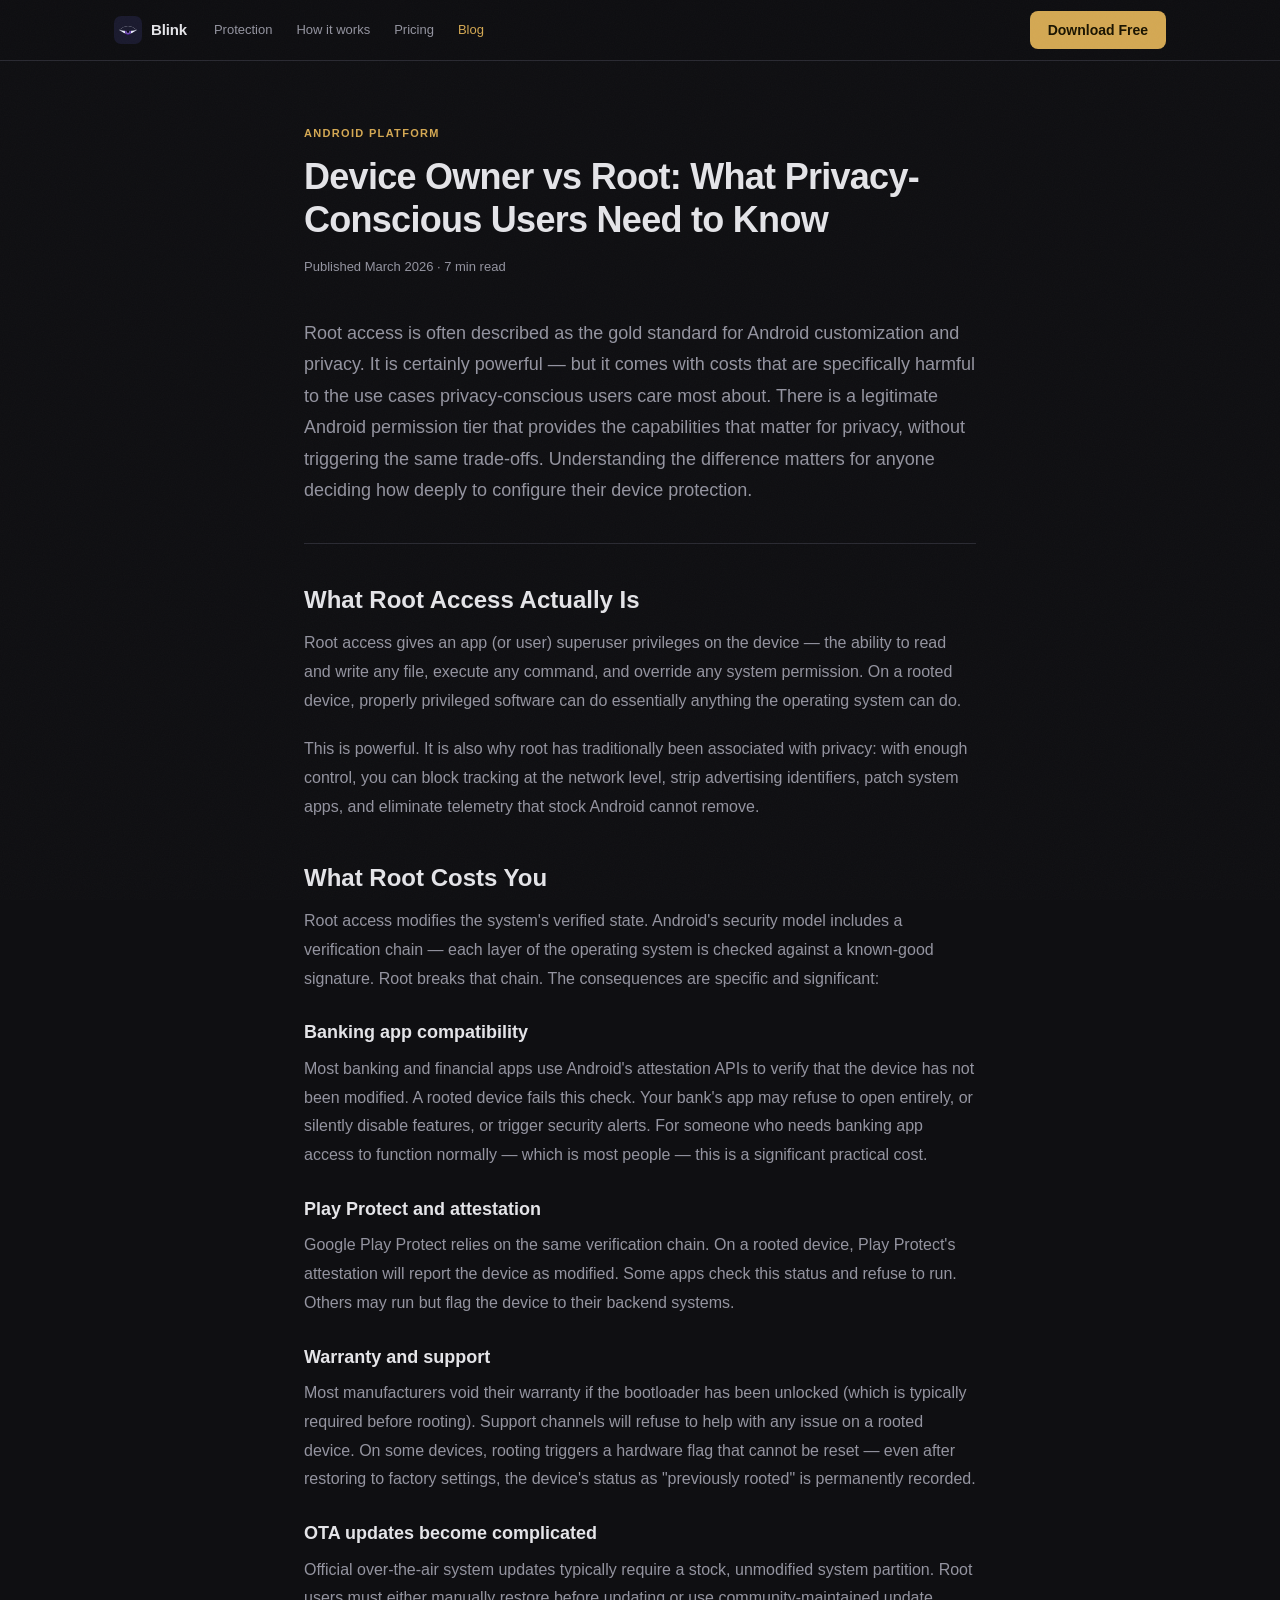
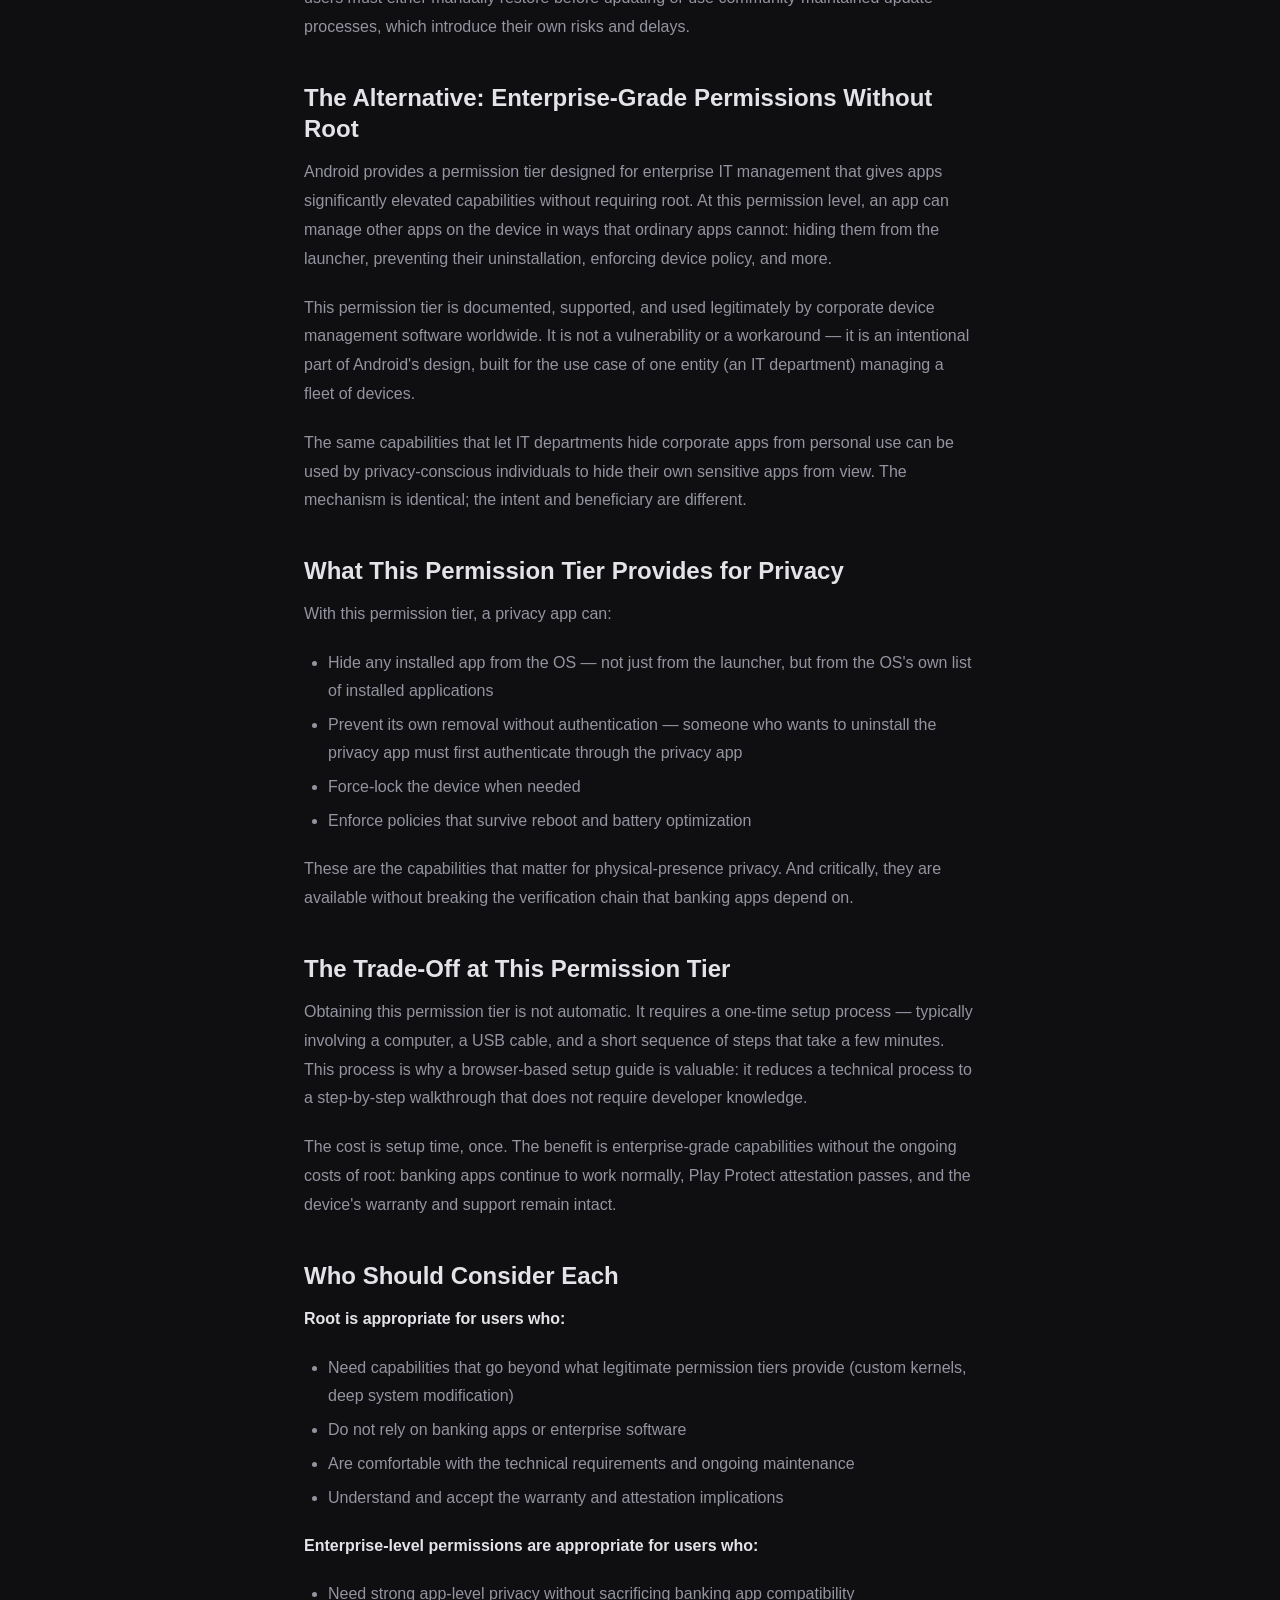
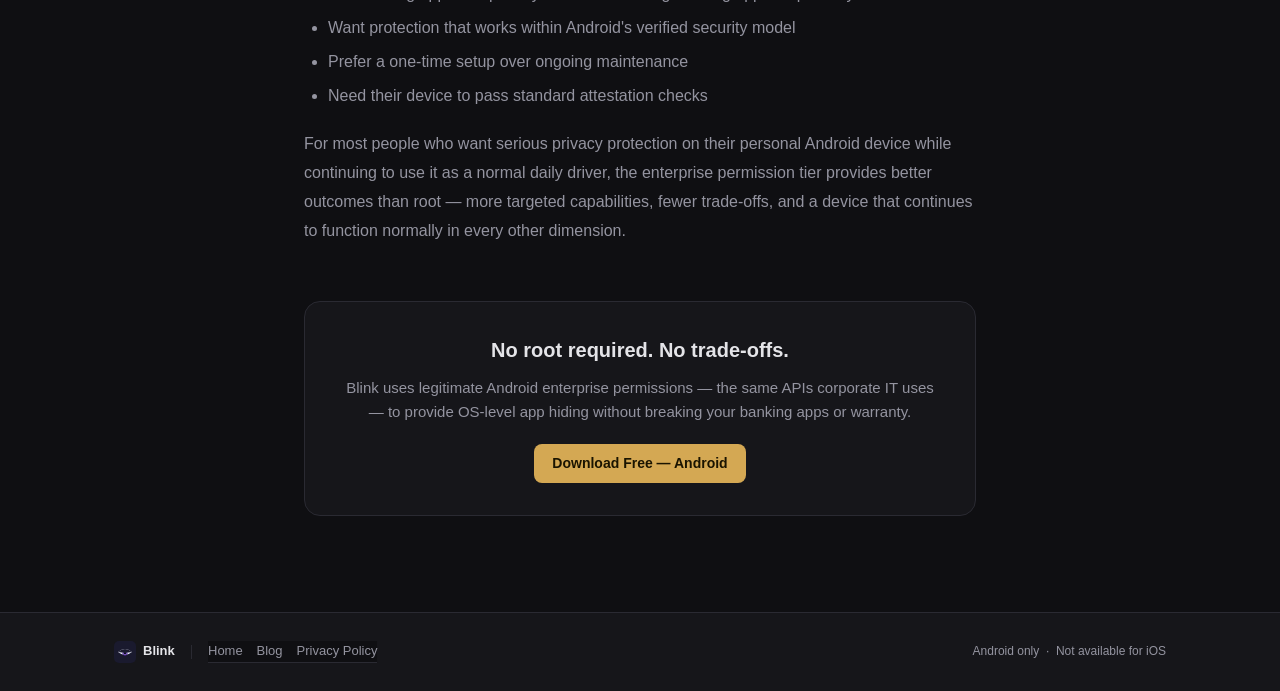
<file: blog/device-owner-vs-root.html>
<!DOCTYPE html>
<html lang="en">
<head>
  <meta charset="UTF-8" />
  <meta name="viewport" content="width=device-width, initial-scale=1.0" />
  <title>Device Owner vs Root: What Privacy-Conscious Users Need to Know | Blink Blog</title>
  <meta name="description" content="Root gives you everything but costs you banking apps, SafetyNet, and your warranty. There's a legitimate Android API that gives you what matters without the trade-offs." />
  <meta name="robots" content="index, follow" />
  <link rel="canonical" href="https://blink.factor-io.com/blog/device-owner-vs-root.html" />
  <meta property="og:type" content="article" />
  <meta property="og:url" content="https://blink.factor-io.com/blog/device-owner-vs-root.html" />
  <meta property="og:title" content="Device Owner vs Root: What Privacy-Conscious Users Need to Know" />
  <meta property="og:description" content="Root gives you everything but costs you banking apps and SafetyNet. Device Owner APIs give you what matters for privacy without the trade-offs." />
  <meta property="og:site_name" content="Blink" />
  <meta name="theme-color" content="#0F0F12" />
  <script type="application/ld+json">
  {
    "@context": "https://schema.org",
    "@type": "Article",
    "headline": "Device Owner vs Root: What Privacy-Conscious Users Need to Know",
    "description": "Root gives you everything but costs you banking apps, SafetyNet, and your warranty. There is a legitimate Android permission tier that provides the capabilities that matter for privacy without those trade-offs.",
    "author": { "@type": "Organization", "name": "Blink" },
    "publisher": { "@type": "Organization", "name": "Factor IO" },
    "datePublished": "2026-03-15",
    "url": "https://blink.factor-io.com/blog/device-owner-vs-root.html"
  }
  </script>
  <link rel="stylesheet" href="style.css" />
</head>
<body>

<nav role="navigation" aria-label="Main navigation">
  <div class="nav-inner">
    <a href="/" class="nav-logo" aria-label="Blink home">
      <div class="nav-logo-mark">
        <svg xmlns="http://www.w3.org/2000/svg" viewBox="0 0 108 108" width="28" height="28" aria-hidden="true">
          <defs><radialGradient id="g0" cx="54" cy="60" r="12" gradientUnits="userSpaceOnUse"><stop offset="0%" stop-color="#C4B5FD"/><stop offset="100%" stop-color="#4C1D95"/></radialGradient></defs>
          <path fill="#EEF0FF" d="M20,54 Q37,40 54,39 Q71,40 88,54 Q71,68 54,69 Q37,68 20,54 Z"/>
          <path fill="url(#g0)" d="M42,60 A12,12 0,1,0 66,60 A12,12 0,1,0 42,60 Z"/>
          <circle fill="#08081A" cx="54" cy="60" r="5.5"/>
          <circle fill="rgba(255,255,255,0.44)" cx="60" cy="56.5" r="2.5"/>
          <path fill="#1A1A2E" d="M20,54 Q37,40 54,39 Q71,40 88,54 Q71,57 54,58 Q37,57 20,54 Z"/>
        </svg>
      </div>
      <span class="nav-logo-name">Blink</span>
    </a>
    <div class="nav-links">
      <a href="/#protection">Protection</a>
      <a href="/#how-it-works">How it works</a>
      <a href="/#pricing">Pricing</a>
      <a href="/blog/" class="active">Blog</a>
    </div>
    <div class="nav-cta">
      <a href="https://blink.factor-io.com/" class="btn btn-amber btn-sm" rel="noopener">Download Free</a>
    </div>
  </div>
</nav>

<main id="main">
  <article class="article-wrap">
    <p class="article-label">Android Platform</p>
    <h1>Device Owner vs Root: What Privacy-Conscious Users Need to Know</h1>
    <p class="article-meta">Published March 2026 · 7 min read</p>

    <p class="article-intro">Root access is often described as the gold standard for Android customization and privacy. It is certainly powerful — but it comes with costs that are specifically harmful to the use cases privacy-conscious users care most about. There is a legitimate Android permission tier that provides the capabilities that matter for privacy, without triggering the same trade-offs. Understanding the difference matters for anyone deciding how deeply to configure their device protection.</p>

    <div class="article-body">

      <h2>What Root Access Actually Is</h2>
      <p>Root access gives an app (or user) superuser privileges on the device — the ability to read and write any file, execute any command, and override any system permission. On a rooted device, properly privileged software can do essentially anything the operating system can do.</p>
      <p>This is powerful. It is also why root has traditionally been associated with privacy: with enough control, you can block tracking at the network level, strip advertising identifiers, patch system apps, and eliminate telemetry that stock Android cannot remove.</p>

      <h2>What Root Costs You</h2>
      <p>Root access modifies the system's verified state. Android's security model includes a verification chain — each layer of the operating system is checked against a known-good signature. Root breaks that chain. The consequences are specific and significant:</p>

      <h3>Banking app compatibility</h3>
      <p>Most banking and financial apps use Android's attestation APIs to verify that the device has not been modified. A rooted device fails this check. Your bank's app may refuse to open entirely, or silently disable features, or trigger security alerts. For someone who needs banking app access to function normally — which is most people — this is a significant practical cost.</p>

      <h3>Play Protect and attestation</h3>
      <p>Google Play Protect relies on the same verification chain. On a rooted device, Play Protect's attestation will report the device as modified. Some apps check this status and refuse to run. Others may run but flag the device to their backend systems.</p>

      <h3>Warranty and support</h3>
      <p>Most manufacturers void their warranty if the bootloader has been unlocked (which is typically required before rooting). Support channels will refuse to help with any issue on a rooted device. On some devices, rooting triggers a hardware flag that cannot be reset — even after restoring to factory settings, the device's status as "previously rooted" is permanently recorded.</p>

      <h3>OTA updates become complicated</h3>
      <p>Official over-the-air system updates typically require a stock, unmodified system partition. Root users must either manually restore before updating or use community-maintained update processes, which introduce their own risks and delays.</p>

      <h2>The Alternative: Enterprise-Grade Permissions Without Root</h2>
      <p>Android provides a permission tier designed for enterprise IT management that gives apps significantly elevated capabilities without requiring root. At this permission level, an app can manage other apps on the device in ways that ordinary apps cannot: hiding them from the launcher, preventing their uninstallation, enforcing device policy, and more.</p>
      <p>This permission tier is documented, supported, and used legitimately by corporate device management software worldwide. It is not a vulnerability or a workaround — it is an intentional part of Android's design, built for the use case of one entity (an IT department) managing a fleet of devices.</p>
      <p>The same capabilities that let IT departments hide corporate apps from personal use can be used by privacy-conscious individuals to hide their own sensitive apps from view. The mechanism is identical; the intent and beneficiary are different.</p>

      <h2>What This Permission Tier Provides for Privacy</h2>
      <p>With this permission tier, a privacy app can:</p>
      <ul>
        <li>Hide any installed app from the OS — not just from the launcher, but from the OS's own list of installed applications</li>
        <li>Prevent its own removal without authentication — someone who wants to uninstall the privacy app must first authenticate through the privacy app</li>
        <li>Force-lock the device when needed</li>
        <li>Enforce policies that survive reboot and battery optimization</li>
      </ul>
      <p>These are the capabilities that matter for physical-presence privacy. And critically, they are available without breaking the verification chain that banking apps depend on.</p>

      <h2>The Trade-Off at This Permission Tier</h2>
      <p>Obtaining this permission tier is not automatic. It requires a one-time setup process — typically involving a computer, a USB cable, and a short sequence of steps that take a few minutes. This process is why a browser-based setup guide is valuable: it reduces a technical process to a step-by-step walkthrough that does not require developer knowledge.</p>
      <p>The cost is setup time, once. The benefit is enterprise-grade capabilities without the ongoing costs of root: banking apps continue to work normally, Play Protect attestation passes, and the device's warranty and support remain intact.</p>

      <h2>Who Should Consider Each</h2>
      <p><strong>Root is appropriate for users who:</strong></p>
      <ul>
        <li>Need capabilities that go beyond what legitimate permission tiers provide (custom kernels, deep system modification)</li>
        <li>Do not rely on banking apps or enterprise software</li>
        <li>Are comfortable with the technical requirements and ongoing maintenance</li>
        <li>Understand and accept the warranty and attestation implications</li>
      </ul>
      <p><strong>Enterprise-level permissions are appropriate for users who:</strong></p>
      <ul>
        <li>Need strong app-level privacy without sacrificing banking app compatibility</li>
        <li>Want protection that works within Android's verified security model</li>
        <li>Prefer a one-time setup over ongoing maintenance</li>
        <li>Need their device to pass standard attestation checks</li>
      </ul>
      <p>For most people who want serious privacy protection on their personal Android device while continuing to use it as a normal daily driver, the enterprise permission tier provides better outcomes than root — more targeted capabilities, fewer trade-offs, and a device that continues to function normally in every other dimension.</p>

    </div>

    <div class="article-cta">
      <h3>No root required. No trade-offs.</h3>
      <p>Blink uses legitimate Android enterprise permissions — the same APIs corporate IT uses — to provide OS-level app hiding without breaking your banking apps or warranty.</p>
      <a href="https://blink.factor-io.com/" class="btn btn-amber btn-sm" rel="noopener">Download Free — Android</a>
    </div>
  </article>
</main>

<footer>
  <div class="footer-inner">
    <div class="ft-logo">
      <div class="ft-logo-mark">
        <svg xmlns="http://www.w3.org/2000/svg" viewBox="0 0 108 108" width="22" height="22" aria-hidden="true">
          <defs><radialGradient id="gf" cx="54" cy="60" r="12" gradientUnits="userSpaceOnUse"><stop offset="0%" stop-color="#C4B5FD"/><stop offset="100%" stop-color="#4C1D95"/></radialGradient></defs>
          <path fill="#EEF0FF" d="M20,54 Q37,40 54,39 Q71,40 88,54 Q71,68 54,69 Q37,68 20,54 Z"/>
          <path fill="url(#gf)" d="M42,60 A12,12 0,1,0 66,60 A12,12 0,1,0 42,60 Z"/>
          <circle fill="#08081A" cx="54" cy="60" r="5.5"/>
          <path fill="#1A1A2E" d="M20,54 Q37,40 54,39 Q71,40 88,54 Q71,57 54,58 Q37,57 20,54 Z"/>
        </svg>
      </div>
      <span class="ft-logo-name">Blink</span>
    </div>
    <div class="ft-divider" aria-hidden="true"></div>
    <nav class="ft-links" aria-label="Footer links">
      <a href="/">Home</a>
      <a href="/blog/">Blog</a>
      <a href="/privacy-policy.html">Privacy Policy</a>
    </nav>
    <div class="ft-copy">Android only &nbsp;&middot;&nbsp; Not available for iOS</div>
  </div>
</footer>

</body>
</html>
</file>
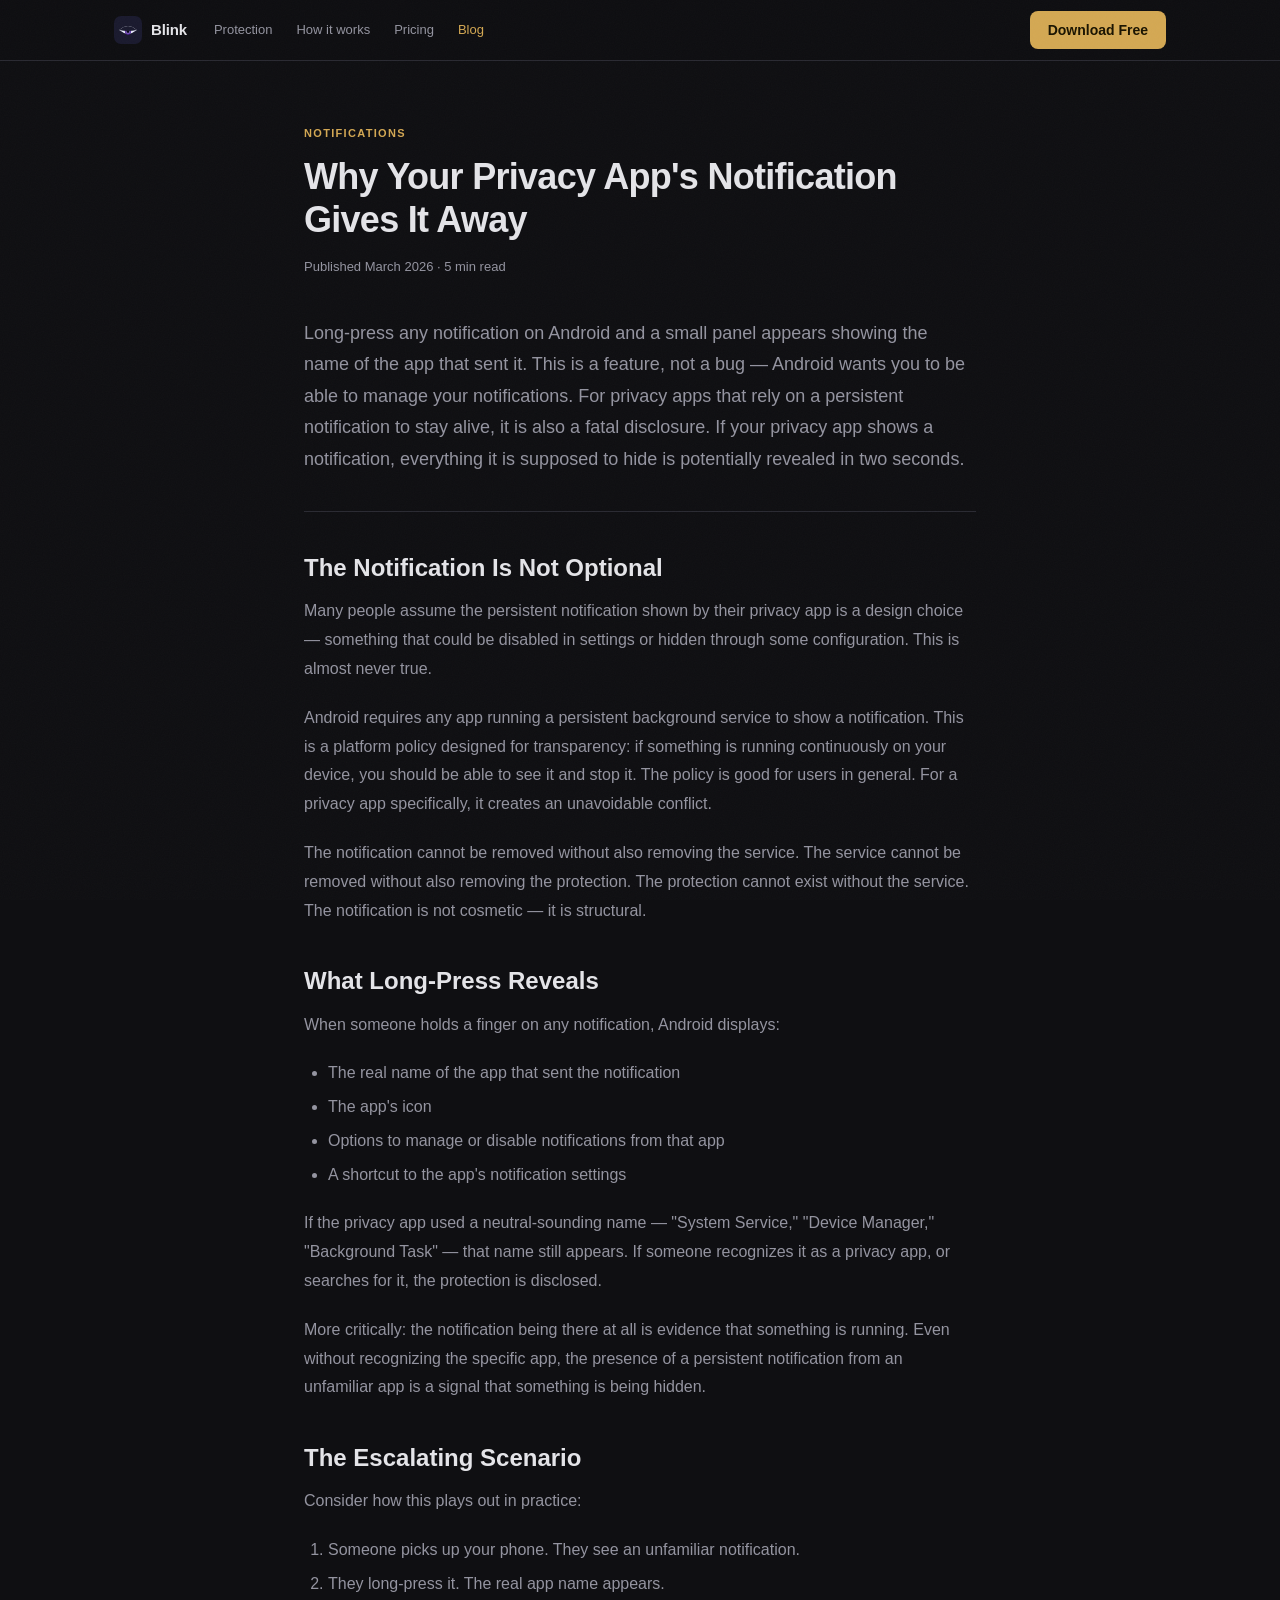
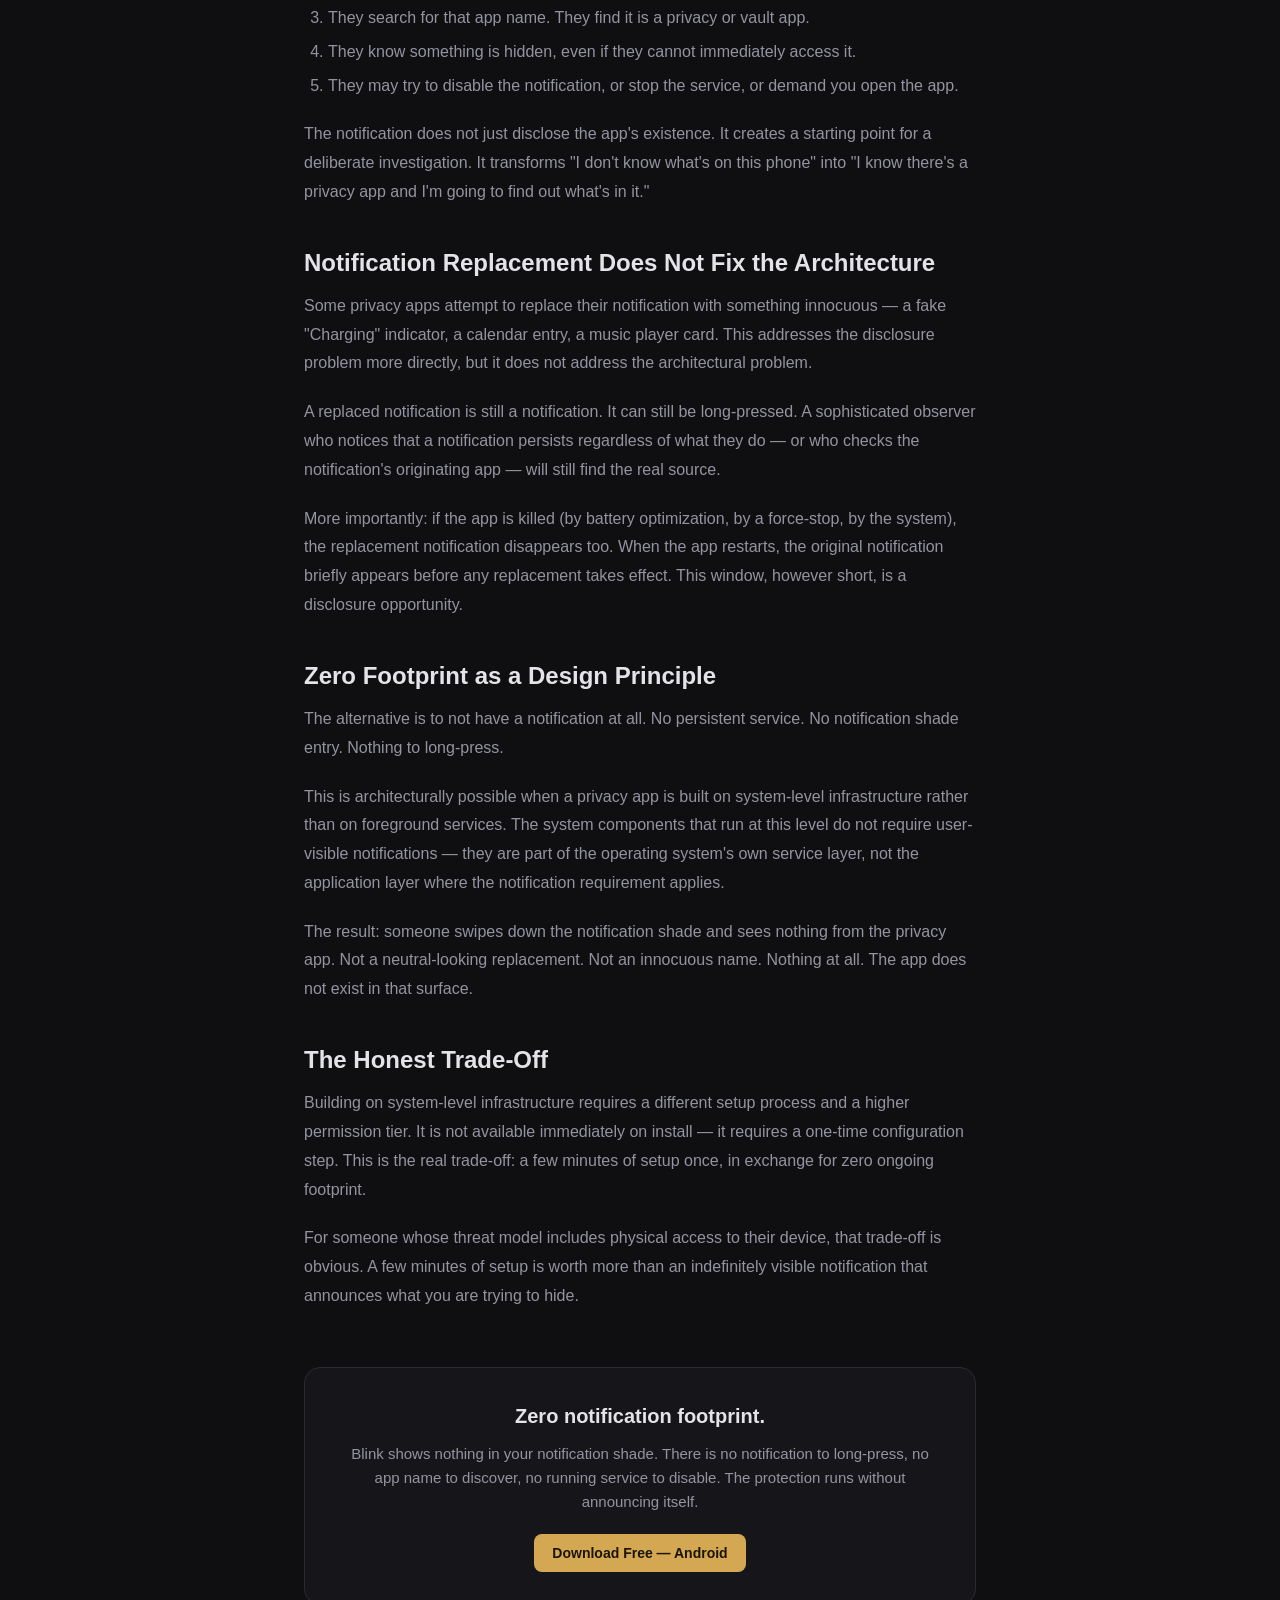
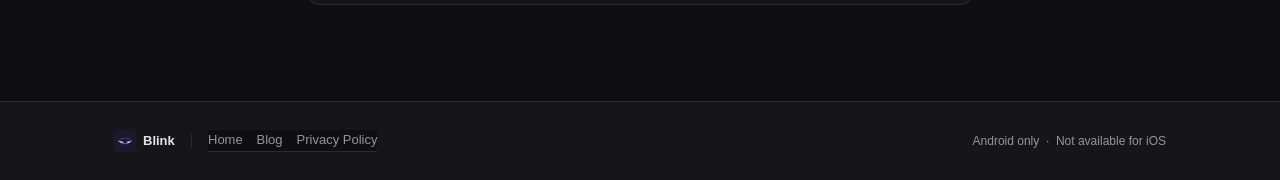
<file: blog/notification-gives-it-away.html>
<!DOCTYPE html>
<html lang="en">
<head>
  <meta charset="UTF-8" />
  <meta name="viewport" content="width=device-width, initial-scale=1.0" />
  <title>Why Your Privacy App's Notification Gives It Away | Blink Blog</title>
  <meta name="description" content="Long-press any notification on Android and it shows the real app name. If your privacy app needs a persistent notification to survive, it's already compromised." />
  <meta name="robots" content="index, follow" />
  <link rel="canonical" href="https://blink.factor-io.com/blog/notification-gives-it-away.html" />
  <meta property="og:type" content="article" />
  <meta property="og:url" content="https://blink.factor-io.com/blog/notification-gives-it-away.html" />
  <meta property="og:title" content="Why Your Privacy App's Notification Gives It Away" />
  <meta property="og:description" content="Long-press any notification and Android reveals the real app name. A privacy app that needs a persistent notification to survive has already disclosed itself." />
  <meta property="og:site_name" content="Blink" />
  <meta name="theme-color" content="#0F0F12" />
  <script type="application/ld+json">
  {
    "@context": "https://schema.org",
    "@type": "Article",
    "headline": "Why Your Privacy App's Notification Gives It Away",
    "description": "Long-press any notification on Android and it shows the real app name. If your privacy app needs a persistent notification to survive, it is already compromised. This is not a configuration problem — it is architectural.",
    "author": { "@type": "Organization", "name": "Blink" },
    "publisher": { "@type": "Organization", "name": "Factor IO" },
    "datePublished": "2026-03-15",
    "url": "https://blink.factor-io.com/blog/notification-gives-it-away.html"
  }
  </script>
  <link rel="stylesheet" href="style.css" />
</head>
<body>

<nav role="navigation" aria-label="Main navigation">
  <div class="nav-inner">
    <a href="/" class="nav-logo" aria-label="Blink home">
      <div class="nav-logo-mark">
        <svg xmlns="http://www.w3.org/2000/svg" viewBox="0 0 108 108" width="28" height="28" aria-hidden="true">
          <defs><radialGradient id="g0" cx="54" cy="60" r="12" gradientUnits="userSpaceOnUse"><stop offset="0%" stop-color="#C4B5FD"/><stop offset="100%" stop-color="#4C1D95"/></radialGradient></defs>
          <path fill="#EEF0FF" d="M20,54 Q37,40 54,39 Q71,40 88,54 Q71,68 54,69 Q37,68 20,54 Z"/>
          <path fill="url(#g0)" d="M42,60 A12,12 0,1,0 66,60 A12,12 0,1,0 42,60 Z"/>
          <circle fill="#08081A" cx="54" cy="60" r="5.5"/>
          <circle fill="rgba(255,255,255,0.44)" cx="60" cy="56.5" r="2.5"/>
          <path fill="#1A1A2E" d="M20,54 Q37,40 54,39 Q71,40 88,54 Q71,57 54,58 Q37,57 20,54 Z"/>
        </svg>
      </div>
      <span class="nav-logo-name">Blink</span>
    </a>
    <div class="nav-links">
      <a href="/#protection">Protection</a>
      <a href="/#how-it-works">How it works</a>
      <a href="/#pricing">Pricing</a>
      <a href="/blog/" class="active">Blog</a>
    </div>
    <div class="nav-cta">
      <a href="https://blink.factor-io.com/" class="btn btn-amber btn-sm" rel="noopener">Download Free</a>
    </div>
  </div>
</nav>

<main id="main">
  <article class="article-wrap">
    <p class="article-label">Notifications</p>
    <h1>Why Your Privacy App's Notification Gives It Away</h1>
    <p class="article-meta">Published March 2026 · 5 min read</p>

    <p class="article-intro">Long-press any notification on Android and a small panel appears showing the name of the app that sent it. This is a feature, not a bug — Android wants you to be able to manage your notifications. For privacy apps that rely on a persistent notification to stay alive, it is also a fatal disclosure. If your privacy app shows a notification, everything it is supposed to hide is potentially revealed in two seconds.</p>

    <div class="article-body">

      <h2>The Notification Is Not Optional</h2>
      <p>Many people assume the persistent notification shown by their privacy app is a design choice — something that could be disabled in settings or hidden through some configuration. This is almost never true.</p>
      <p>Android requires any app running a persistent background service to show a notification. This is a platform policy designed for transparency: if something is running continuously on your device, you should be able to see it and stop it. The policy is good for users in general. For a privacy app specifically, it creates an unavoidable conflict.</p>
      <p>The notification cannot be removed without also removing the service. The service cannot be removed without also removing the protection. The protection cannot exist without the service. The notification is not cosmetic — it is structural.</p>

      <h2>What Long-Press Reveals</h2>
      <p>When someone holds a finger on any notification, Android displays:</p>
      <ul>
        <li>The real name of the app that sent the notification</li>
        <li>The app's icon</li>
        <li>Options to manage or disable notifications from that app</li>
        <li>A shortcut to the app's notification settings</li>
      </ul>
      <p>If the privacy app used a neutral-sounding name — "System Service," "Device Manager," "Background Task" — that name still appears. If someone recognizes it as a privacy app, or searches for it, the protection is disclosed.</p>
      <p>More critically: the notification being there at all is evidence that something is running. Even without recognizing the specific app, the presence of a persistent notification from an unfamiliar app is a signal that something is being hidden.</p>

      <h2>The Escalating Scenario</h2>
      <p>Consider how this plays out in practice:</p>
      <ol>
        <li>Someone picks up your phone. They see an unfamiliar notification.</li>
        <li>They long-press it. The real app name appears.</li>
        <li>They search for that app name. They find it is a privacy or vault app.</li>
        <li>They know something is hidden, even if they cannot immediately access it.</li>
        <li>They may try to disable the notification, or stop the service, or demand you open the app.</li>
      </ol>
      <p>The notification does not just disclose the app's existence. It creates a starting point for a deliberate investigation. It transforms "I don't know what's on this phone" into "I know there's a privacy app and I'm going to find out what's in it."</p>

      <h2>Notification Replacement Does Not Fix the Architecture</h2>
      <p>Some privacy apps attempt to replace their notification with something innocuous — a fake "Charging" indicator, a calendar entry, a music player card. This addresses the disclosure problem more directly, but it does not address the architectural problem.</p>
      <p>A replaced notification is still a notification. It can still be long-pressed. A sophisticated observer who notices that a notification persists regardless of what they do — or who checks the notification's originating app — will still find the real source.</p>
      <p>More importantly: if the app is killed (by battery optimization, by a force-stop, by the system), the replacement notification disappears too. When the app restarts, the original notification briefly appears before any replacement takes effect. This window, however short, is a disclosure opportunity.</p>

      <h2>Zero Footprint as a Design Principle</h2>
      <p>The alternative is to not have a notification at all. No persistent service. No notification shade entry. Nothing to long-press.</p>
      <p>This is architecturally possible when a privacy app is built on system-level infrastructure rather than on foreground services. The system components that run at this level do not require user-visible notifications — they are part of the operating system's own service layer, not the application layer where the notification requirement applies.</p>
      <p>The result: someone swipes down the notification shade and sees nothing from the privacy app. Not a neutral-looking replacement. Not an innocuous name. Nothing at all. The app does not exist in that surface.</p>

      <h2>The Honest Trade-Off</h2>
      <p>Building on system-level infrastructure requires a different setup process and a higher permission tier. It is not available immediately on install — it requires a one-time configuration step. This is the real trade-off: a few minutes of setup once, in exchange for zero ongoing footprint.</p>
      <p>For someone whose threat model includes physical access to their device, that trade-off is obvious. A few minutes of setup is worth more than an indefinitely visible notification that announces what you are trying to hide.</p>

    </div>

    <div class="article-cta">
      <h3>Zero notification footprint.</h3>
      <p>Blink shows nothing in your notification shade. There is no notification to long-press, no app name to discover, no running service to disable. The protection runs without announcing itself.</p>
      <a href="https://blink.factor-io.com/" class="btn btn-amber btn-sm" rel="noopener">Download Free — Android</a>
    </div>
  </article>
</main>

<footer>
  <div class="footer-inner">
    <div class="ft-logo">
      <div class="ft-logo-mark">
        <svg xmlns="http://www.w3.org/2000/svg" viewBox="0 0 108 108" width="22" height="22" aria-hidden="true">
          <defs><radialGradient id="gf" cx="54" cy="60" r="12" gradientUnits="userSpaceOnUse"><stop offset="0%" stop-color="#C4B5FD"/><stop offset="100%" stop-color="#4C1D95"/></radialGradient></defs>
          <path fill="#EEF0FF" d="M20,54 Q37,40 54,39 Q71,40 88,54 Q71,68 54,69 Q37,68 20,54 Z"/>
          <path fill="url(#gf)" d="M42,60 A12,12 0,1,0 66,60 A12,12 0,1,0 42,60 Z"/>
          <circle fill="#08081A" cx="54" cy="60" r="5.5"/>
          <path fill="#1A1A2E" d="M20,54 Q37,40 54,39 Q71,40 88,54 Q71,57 54,58 Q37,57 20,54 Z"/>
        </svg>
      </div>
      <span class="ft-logo-name">Blink</span>
    </div>
    <div class="ft-divider" aria-hidden="true"></div>
    <nav class="ft-links" aria-label="Footer links">
      <a href="/">Home</a>
      <a href="/blog/">Blog</a>
      <a href="/privacy-policy.html">Privacy Policy</a>
    </nav>
    <div class="ft-copy">Android only &nbsp;&middot;&nbsp; Not available for iOS</div>
  </div>
</footer>

</body>
</html>
</file>
<file: blog/style.css>
/* Blink blog shared styles */
:root {
  --bg:           #0F0F12;
  --surface:      #16161A;
  --surface2:     #1C1C22;
  --surface3:     #222228;
  --amber:        #D4A853;
  --amber-dim:    rgba(212,168,83,0.10);
  --amber-border: rgba(212,168,83,0.22);
  --sage:         #6EE7A0;
  --sage-dim:     rgba(110,231,160,0.08);
  --sage-border:  rgba(110,231,160,0.25);
  --text:         #E4E4E8;
  --secondary:    #9494A0;
  --border:       #2A2A32;
  --r:            12px;
  --rl:           16px;
  --rs:           8px;
}
*, *::before, *::after { box-sizing: border-box; margin: 0; padding: 0; }
html { scroll-behavior: smooth; }
body {
  background: var(--bg); color: var(--text);
  font-family: -apple-system, BlinkMacSystemFont, "Segoe UI", Roboto, sans-serif;
  font-size: 16px; line-height: 1.6;
  -webkit-font-smoothing: antialiased;
}
a { color: inherit; text-decoration: none; }

/* Grain */
body::before {
  content: ''; position: fixed; inset: 0; pointer-events: none; z-index: 9999;
  opacity: 0.025;
  background-image: url("data:image/svg+xml,%3Csvg xmlns='http://www.w3.org/2000/svg' width='256' height='256'%3E%3Cfilter id='n'%3E%3CfeTurbulence type='fractalNoise' baseFrequency='0.85' numOctaves='4' stitchTiles='stitch'/%3E%3C/filter%3E%3Crect width='100%25' height='100%25' filter='url(%23n)'/%3E%3C/svg%3E");
  background-size: 256px 256px;
}

/* Nav */
nav {
  position: sticky; top: 0; z-index: 100;
  background: rgba(15,15,18,0.88);
  backdrop-filter: blur(14px); -webkit-backdrop-filter: blur(14px);
  border-bottom: 1px solid var(--border);
}
.nav-inner {
  max-width: 1100px; margin: 0 auto; padding: 0 24px;
  display: flex; align-items: center; height: 60px; gap: 8px;
}
.nav-logo { display: flex; align-items: center; gap: 9px; flex-shrink: 0; margin-right: 8px; }
.nav-logo-mark { width: 28px; height: 28px; background: #1A1A2E; border-radius: 7px; overflow: hidden; flex-shrink: 0; }
.nav-logo-name { font-size: 15px; font-weight: 700; letter-spacing: -0.01em; }
.nav-links { display: flex; align-items: center; gap: 2px; flex: 1; }
.nav-links a { padding: 6px 11px; border-radius: 7px; font-size: 13px; color: var(--secondary); transition: color 0.15s, background 0.15s; }
.nav-links a:hover { color: var(--text); background: var(--surface2); }
.nav-links a.active { color: var(--amber); }
.nav-cta { display: flex; align-items: center; gap: 8px; margin-left: auto; }

/* Buttons */
.btn {
  display: inline-flex; align-items: center; gap: 7px;
  border: none; border-radius: var(--rs);
  font-weight: 600; cursor: pointer; font-family: inherit;
  transition: opacity 0.15s, border-color 0.15s, color 0.15s;
  white-space: nowrap; text-decoration: none;
}
.btn-amber { background: var(--amber); color: #1A1400; }
.btn-amber:hover { opacity: 0.88; }
.btn-outline { background: transparent; color: var(--text); border: 1px solid var(--border); }
.btn-outline:hover { border-color: var(--amber); color: var(--amber); }
.btn-sm { padding: 8px 18px; font-size: 14px; }

/* Article layout */
.article-wrap {
  max-width: 720px; margin: 0 auto; padding: 64px 24px 96px;
}
.article-label {
  font-size: 11px; font-weight: 700; letter-spacing: 0.12em;
  text-transform: uppercase; color: var(--amber); margin-bottom: 12px;
}
.article-wrap h1 {
  font-size: clamp(22px, 4vw, 36px); font-weight: 700;
  line-height: 1.2; letter-spacing: -0.02em; margin-bottom: 16px;
}
.article-meta { font-size: 13px; color: var(--secondary); margin-bottom: 40px; }
.article-intro {
  font-size: 18px; color: var(--secondary); line-height: 1.75;
  margin-bottom: 36px; padding-bottom: 36px; border-bottom: 1px solid var(--border);
}
.article-body h2 {
  font-size: clamp(18px, 2.5vw, 24px); font-weight: 700;
  margin: 40px 0 14px; line-height: 1.3;
}
.article-body h3 {
  font-size: 18px; font-weight: 600; margin: 28px 0 10px; line-height: 1.3;
}
.article-body p { font-size: 16px; color: var(--secondary); line-height: 1.8; margin-bottom: 20px; }
.article-body strong { color: var(--text); font-weight: 600; }
.article-body a { color: var(--amber); text-decoration: underline; text-underline-offset: 2px; }
.article-body ul, .article-body ol {
  margin: 0 0 20px 24px; color: var(--secondary);
  font-size: 16px; line-height: 1.75;
}
.article-body li { margin-bottom: 6px; }
.article-body blockquote {
  border-left: 3px solid var(--amber-border); padding: 0 0 0 20px;
  margin: 24px 0; color: var(--text); font-size: 17px; line-height: 1.7;
}
.article-cta {
  margin-top: 56px; padding: 32px; background: var(--surface);
  border: 1px solid var(--border); border-radius: var(--rl); text-align: center;
}
.article-cta h3 { font-size: 20px; font-weight: 700; margin-bottom: 10px; }
.article-cta p { font-size: 15px; color: var(--secondary); margin-bottom: 20px; line-height: 1.6; }

/* Blog index grid */
.blog-index { max-width: 1100px; margin: 0 auto; padding: 64px 24px; }
.blog-index h1 { font-size: clamp(22px, 4vw, 36px); font-weight: 700; margin-bottom: 10px; letter-spacing: -0.02em; }
.blog-index .desc { font-size: 17px; color: var(--secondary); margin-bottom: 48px; line-height: 1.7; max-width: 540px; }
.posts-grid { display: grid; grid-template-columns: repeat(3, 1fr); gap: 20px; }
.post-card {
  background: var(--surface); border: 1px solid var(--border);
  border-radius: var(--rl); padding: 28px;
  transition: border-color 0.2s, transform 0.2s;
}
.post-card:hover { border-color: var(--amber-border); transform: translateY(-2px); }
.post-card .post-tag {
  font-size: 10px; font-weight: 700; letter-spacing: 0.12em;
  text-transform: uppercase; color: var(--amber); margin-bottom: 10px;
}
.post-card h2 { font-size: 16px; font-weight: 700; line-height: 1.4; margin-bottom: 10px; }
.post-card p { font-size: 14px; color: var(--secondary); line-height: 1.65; margin-bottom: 16px; }
.post-card .read-more { font-size: 13px; color: var(--amber); font-weight: 600; }

/* Footer */
footer { background: var(--surface); border-top: 1px solid var(--border); }
.footer-inner {
  max-width: 1100px; margin: 0 auto; padding: 28px 24px;
  display: flex; align-items: center; gap: 16px; flex-wrap: wrap;
}
.ft-logo { display: flex; align-items: center; gap: 7px; flex-shrink: 0; }
.ft-logo-mark { width: 22px; height: 22px; background: #1A1A2E; border-radius: 5px; overflow: hidden; }
.ft-logo-name { font-size: 13px; font-weight: 700; }
.ft-divider { width: 1px; height: 14px; background: var(--border); }
.ft-links { display: flex; gap: 14px; flex-wrap: wrap; }
.ft-links a { font-size: 13px; color: var(--secondary); transition: color 0.15s; }
.ft-links a:hover { color: var(--text); }
.ft-copy { margin-left: auto; font-size: 12px; color: var(--secondary); }

/* Responsive */
@media (max-width: 860px) { .posts-grid { grid-template-columns: 1fr 1fr; } }
@media (max-width: 560px) {
  .nav-links { display: none; }
  .posts-grid { grid-template-columns: 1fr; }
  .article-wrap { padding: 48px 18px 72px; }
}
</file>
